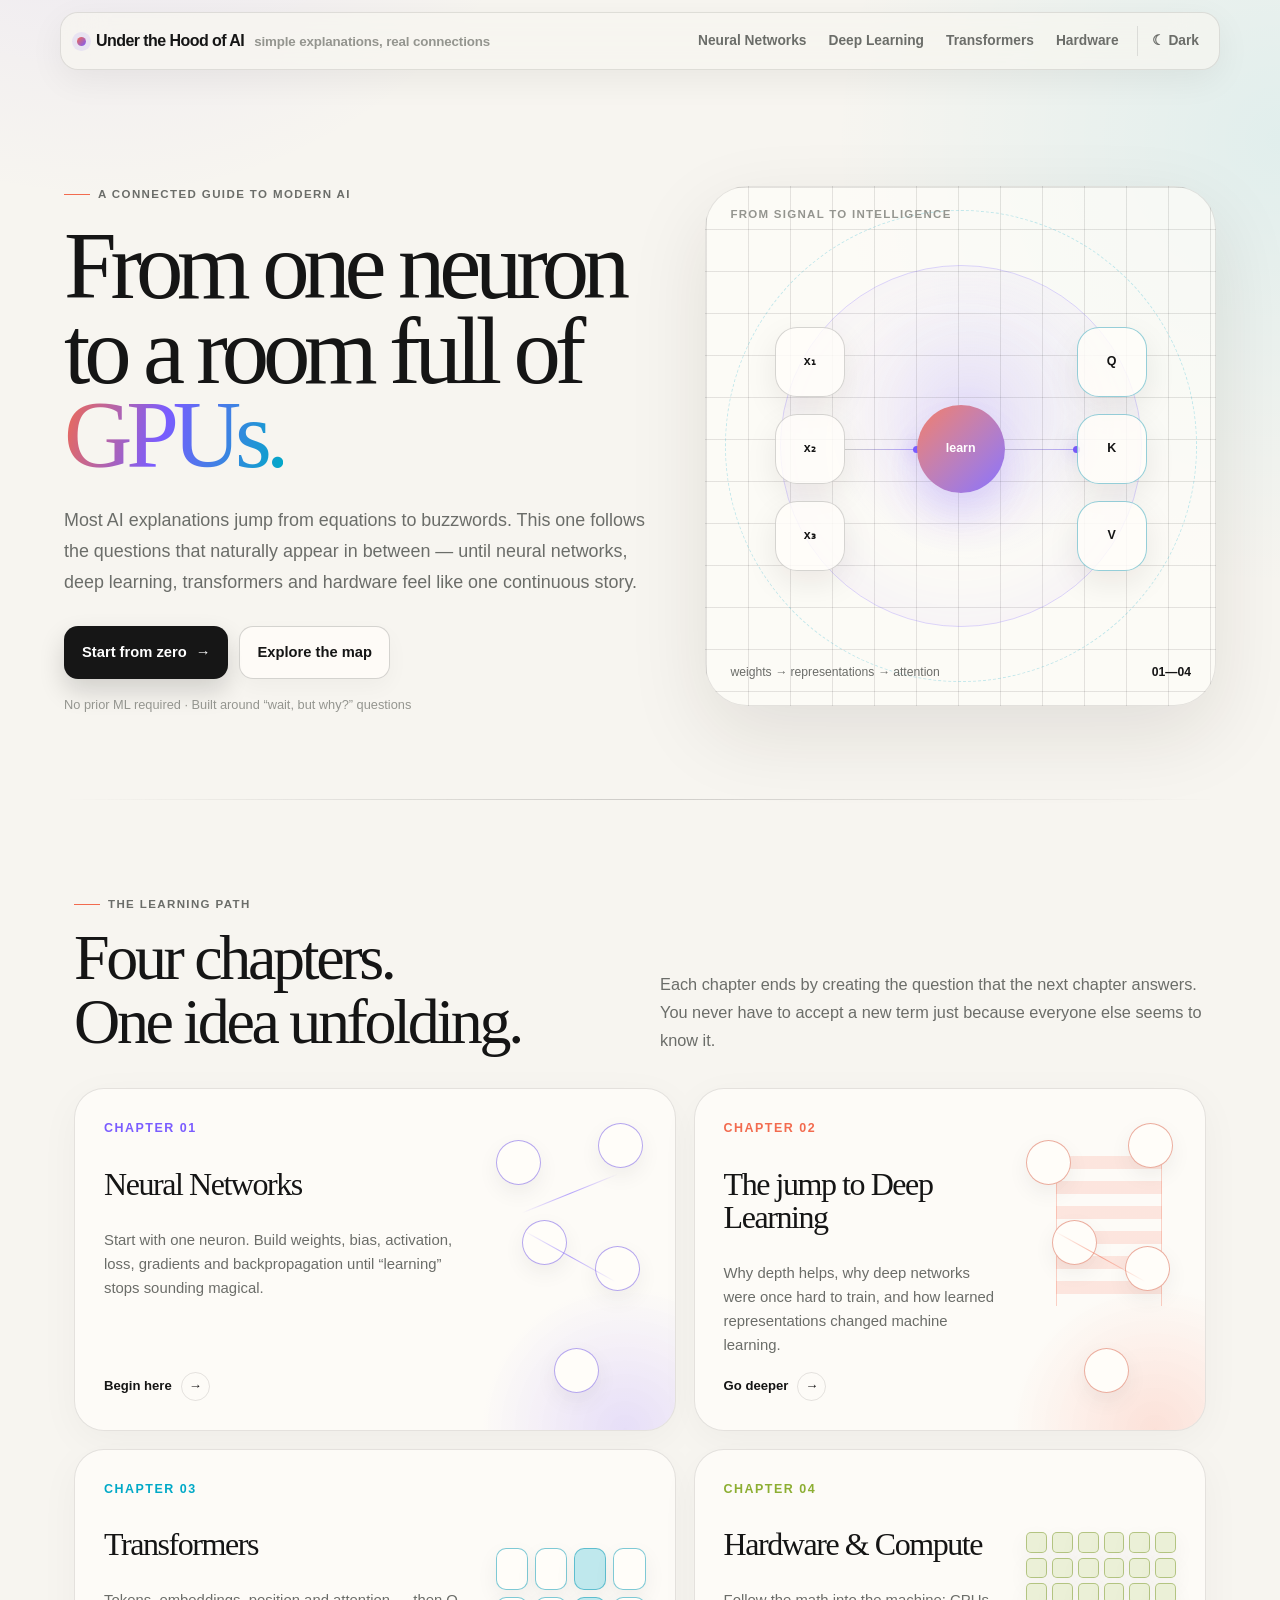
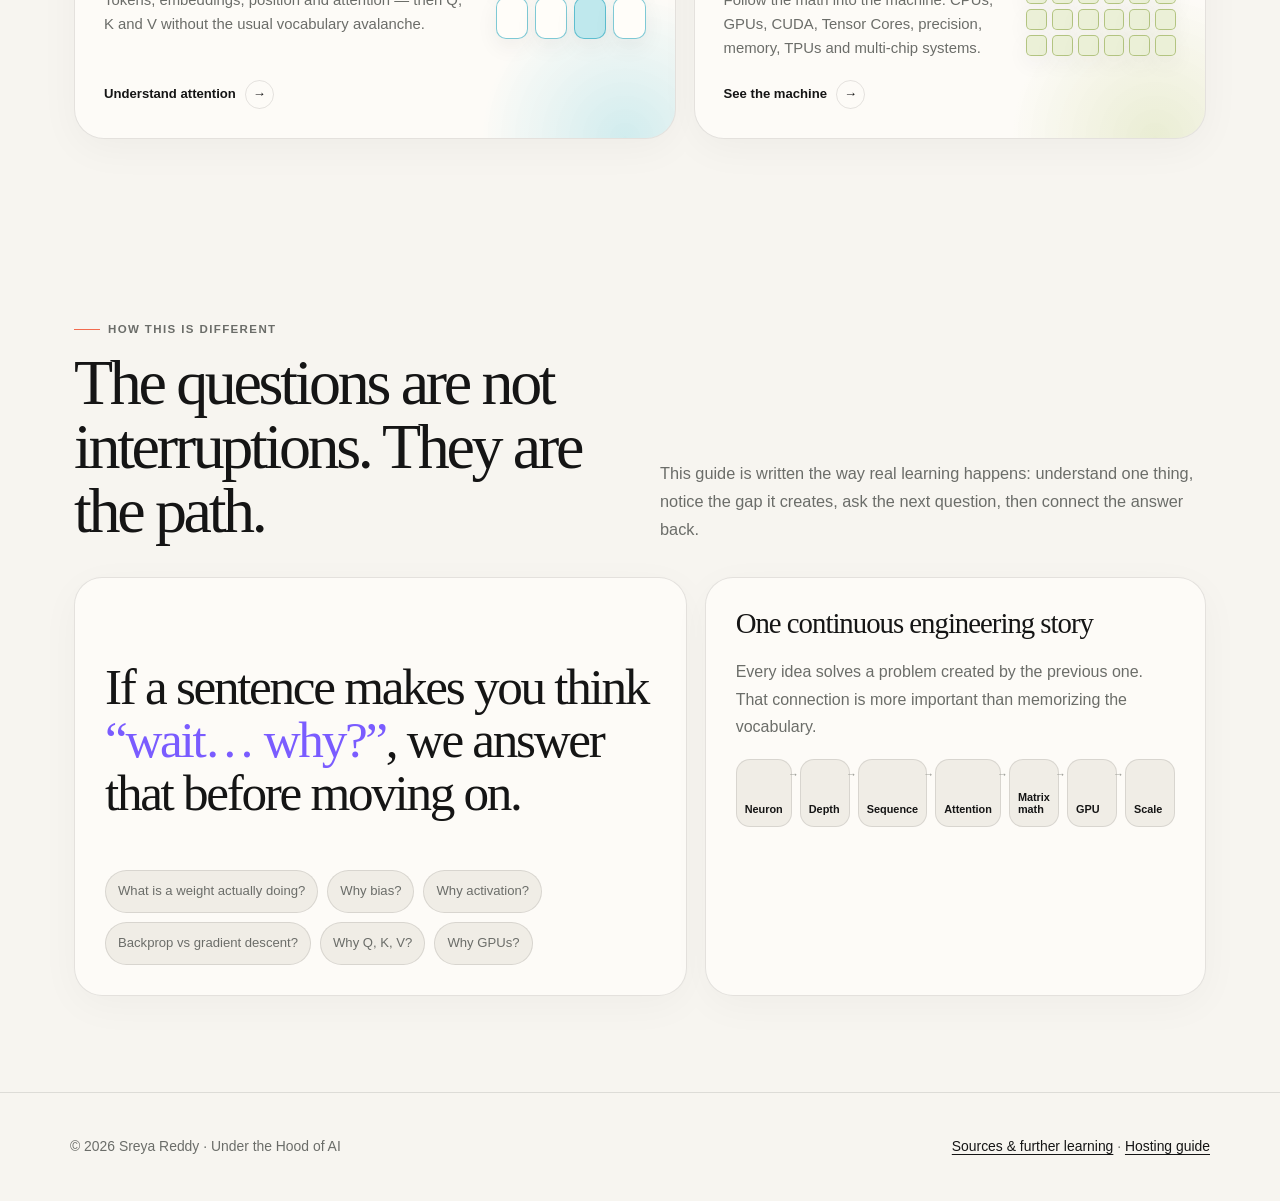
<file: index.html>
<!doctype html>
<html lang="en">
<head>
  <meta charset="utf-8">
  <meta name="viewport" content="width=device-width, initial-scale=1">
  <meta name="description" content="A visual, beginner-friendly journey from one neuron to the hardware behind modern AI.">
  <meta name="theme-color" content="#f7f5f0">
  <meta property="og:title" content="Under the Hood of AI — Neural Networks to Hardware">
  <meta property="og:description" content="One connected explanation: neurons → deep learning → transformers → GPUs.">
  <meta property="og:type" content="article">
  <title>Under the Hood of AI — Neural Networks to Hardware</title>
  <link rel="icon" href="favicon.svg" type="image/svg+xml">
  <style>
:root {
  --bg: #f7f5f0;
  --bg-deep: #efebe3;
  --surface: rgba(255,255,255,.72);
  --surface-solid: #fffdf9;
  --surface-2: #f0ede6;
  --text: #151515;
  --muted: #6b6d69;
  --faint: #94958f;
  --line: rgba(22,22,22,.11);
  --line-strong: rgba(22,22,22,.18);
  --accent: #635bff;
  --violet: #7a5cff;
  --cyan: #00a9c7;
  --coral: #f26b4f;
  --lime: #8cae32;
  --code: #111217;
  --code-text: #f5f7fb;
  --shadow: 0 28px 80px rgba(35,31,24,.10);
  --shadow-soft: 0 16px 50px rgba(35,31,24,.07);
  --radius-xl: 34px;
  --radius-lg: 26px;
  --radius-md: 18px;
  --content: 760px;
  --display: "Iowan Old Style", "Palatino Linotype", Palatino, Georgia, serif;
  --sans: Inter, ui-sans-serif, -apple-system, BlinkMacSystemFont, "Segoe UI", sans-serif;
}

[data-theme="dark"] {
  --bg: #0b0d10;
  --bg-deep: #07090b;
  --surface: rgba(20,23,28,.76);
  --surface-solid: #12151a;
  --surface-2: #171b20;
  --text: #f4f2ed;
  --muted: #a6a8aa;
  --faint: #74777b;
  --line: rgba(255,255,255,.10);
  --line-strong: rgba(255,255,255,.17);
  --accent: #8e86ff;
  --violet: #a18bff;
  --cyan: #36c7dc;
  --coral: #ff826a;
  --lime: #b2cf5b;
  --code: #07090c;
  --code-text: #f4f6fa;
  --shadow: 0 28px 90px rgba(0,0,0,.38);
  --shadow-soft: 0 18px 55px rgba(0,0,0,.24);
}

* { box-sizing: border-box; }
html { scroll-behavior: smooth; }
body {
  margin: 0;
  min-height: 100vh;
  font-family: var(--sans);
  color: var(--text);
  background:
    radial-gradient(circle at 8% -10%, color-mix(in srgb,var(--violet) 12%,transparent), transparent 30rem),
    radial-gradient(circle at 100% 5%, color-mix(in srgb,var(--cyan) 9%,transparent), transparent 28rem),
    var(--bg);
  line-height: 1.72;
  -webkit-font-smoothing: antialiased;
  text-rendering: optimizeLegibility;
}
body::before {
  content:"";
  pointer-events:none;
  position:fixed;
  inset:0;
  z-index:-1;
  opacity:.38;
  background-image: radial-gradient(color-mix(in srgb,var(--text) 9%,transparent) .55px, transparent .55px);
  background-size: 8px 8px;
  mask-image: linear-gradient(to bottom, #000, transparent 70%);
}
[data-theme="dark"] body::before { opacity:.18; }
::selection { background: color-mix(in srgb,var(--violet) 30%,transparent); }
body[data-page="chapter-1"] { --page-accent: var(--violet); }
body[data-page="chapter-2"] { --page-accent: var(--coral); }
body[data-page="chapter-3"] { --page-accent: var(--cyan); }
body[data-page="chapter-4"] { --page-accent: var(--lime); }
a { color: inherit; }
button, a { -webkit-tap-highlight-color: transparent; }

.progress-bar {
  position: fixed; inset: 0 auto auto 0; width:0; height:2px; z-index:1000;
  background: linear-gradient(90deg,var(--coral),var(--violet),var(--cyan));
  box-shadow: 0 0 16px color-mix(in srgb,var(--violet) 45%,transparent);
}

/* Floating editorial navigation */
.site-header {
  position:sticky; top:0; z-index:100;
  padding:12px 16px 0;
  pointer-events:none;
}
.nav-wrap {
  pointer-events:auto;
  max-width:1160px; margin:auto;
  min-height:58px; padding:8px 10px 8px 16px;
  display:flex; align-items:center; gap:14px;
  border:1px solid var(--line);
  border-radius:18px;
  background: color-mix(in srgb,var(--bg) 72%,transparent);
  backdrop-filter: blur(22px) saturate(1.25);
  box-shadow: 0 10px 35px rgba(20,18,15,.06);
}
.brand {
  display:flex; align-items:baseline; gap:10px;
  text-decoration:none; white-space:nowrap;
  font-size:1rem; font-weight:850; letter-spacing:-.035em;
}
.brand::before {
  content:""; width:9px; height:9px; border-radius:50%; flex:none;
  background:linear-gradient(135deg,var(--coral),var(--violet));
  box-shadow: 0 0 0 5px color-mix(in srgb,var(--violet) 11%,transparent);
}
.brand small { color:var(--faint); font-weight:650; letter-spacing:-.01em; }
.nav-links { margin-left:auto; display:flex; align-items:center; gap:2px; }
.nav-links a, .theme-btn {
  text-decoration:none; color:var(--muted); border:0; background:transparent;
  padding:8px 10px; border-radius:10px; font:650 .86rem/1 var(--sans); cursor:pointer;
  transition:.2s ease;
}
.nav-links a:hover, .theme-btn:hover, .nav-links a.current { color:var(--text); background:color-mix(in srgb,var(--text) 6%,transparent); }
.nav-links a.current { box-shadow:inset 0 0 0 1px var(--line); }
.theme-btn { border-left:1px solid var(--line); border-radius:0 10px 10px 0; margin-left:6px; padding-left:14px; }
.menu-btn { display:none; margin-left:auto; border:1px solid var(--line); background:var(--surface); color:var(--text); border-radius:11px; padding:8px 10px; }

/* Home hero */
.hero {
  position:relative;
  max-width:1200px; min-height:730px; margin:0 auto;
  padding:92px 24px 70px;
  display:grid; grid-template-columns:1.08fr .92fr; gap:42px; align-items:center;
}
.hero::after {
  content:""; position:absolute; left:24px; right:24px; bottom:0; height:1px;
  background:linear-gradient(90deg,transparent,var(--line-strong),transparent);
}
.hero-copy { position:relative; z-index:2; max-width:720px; }
.eyebrow {
  display:inline-flex; align-items:center; gap:8px;
  color:var(--muted); font-weight:800; letter-spacing:.12em; text-transform:uppercase; font-size:.72rem;
}
.eyebrow::before { content:""; width:26px; height:1px; background:var(--coral); }
.hero h1 {
  font-family:var(--display); font-weight:500;
  font-size:clamp(4rem,7.4vw,7rem); line-height:.89; letter-spacing:-.065em;
  margin:20px 0 28px;
  max-width:820px;
}
.hero h1 .gradient-word {
  display:inline-block;
  background:linear-gradient(105deg,var(--coral),var(--violet) 45%,var(--cyan));
  -webkit-background-clip:text; background-clip:text; color:transparent;
}
.hero .hero-lede { color:var(--muted); font-size:1.12rem; line-height:1.72; max-width:650px; }
.hero-actions { display:flex; flex-wrap:wrap; align-items:center; gap:11px; margin-top:28px; }
.button {
  display:inline-flex; align-items:center; justify-content:center; gap:9px;
  padding:13px 17px; min-height:48px;
  border-radius:14px; border:1px solid var(--line-strong);
  background:color-mix(in srgb,var(--surface-solid) 80%,transparent);
  text-decoration:none; font-weight:780; font-size:.92rem;
  box-shadow:0 8px 22px rgba(18,17,14,.035);
  transition:transform .22s ease, box-shadow .22s ease, border-color .22s ease;
}
.button.primary { color:#fff; border-color:transparent; background:#161616; box-shadow:0 12px 26px rgba(10,10,10,.16); }
[data-theme="dark"] .button.primary { color:#0c0e10; background:#f5f2ea; }
.button:hover { transform:translateY(-2px); box-shadow:var(--shadow-soft); border-color:color-mix(in srgb,var(--violet) 35%,var(--line)); }
.hero-note { color:var(--faint); font-size:.8rem; margin-top:15px; }

/* Hero visual: pure CSS neural constellation */
.hero-visual {
  position:relative; height:520px; min-width:0;
  border-radius:42px;
  background:
    linear-gradient(var(--line) 1px,transparent 1px),
    linear-gradient(90deg,var(--line) 1px,transparent 1px),
    radial-gradient(circle at 52% 44%, color-mix(in srgb,var(--violet) 18%,transparent),transparent 37%),
    color-mix(in srgb,var(--surface-solid) 66%,transparent);
  background-size:42px 42px,42px 42px,auto,auto;
  border:1px solid var(--line);
  overflow:hidden;
  box-shadow:var(--shadow);
  isolation:isolate;
}
.hero-visual::before {
  content:""; position:absolute; width:360px; height:360px; border-radius:50%;
  left:50%; top:50%; transform:translate(-50%,-50%);
  border:1px solid color-mix(in srgb,var(--violet) 25%,transparent);
  box-shadow: inset 0 0 80px color-mix(in srgb,var(--violet) 8%,transparent);
}
.hero-visual::after {
  content:""; position:absolute; width:470px; height:470px; border-radius:50%;
  left:50%; top:50%; transform:translate(-50%,-50%);
  border:1px dashed color-mix(in srgb,var(--cyan) 23%,transparent);
  animation: spin 32s linear infinite;
}
@keyframes spin { to { transform:translate(-50%,-50%) rotate(360deg); } }
.visual-label {
  position:absolute; left:24px; top:22px; z-index:4;
  font:750 .72rem/1 var(--sans); letter-spacing:.11em; text-transform:uppercase; color:var(--faint);
}
.visual-stage {
  position:absolute; inset:78px 52px 72px; display:flex; align-items:center; justify-content:center;
}
.v-line { height:1px; flex:1; max-width:72px; background:linear-gradient(90deg,var(--line-strong),color-mix(in srgb,var(--violet) 55%,transparent)); position:relative; }
.v-line::after { content:""; position:absolute; right:-3px; top:-3px; width:7px; height:7px; border-radius:50%; background:var(--violet); box-shadow:0 0 18px var(--violet); }
.v-stack { display:grid; gap:17px; position:relative; z-index:2; }
.v-node {
  width:70px; height:70px; border-radius:22px; display:grid; place-items:center;
  border:1px solid var(--line-strong); background:color-mix(in srgb,var(--surface-solid) 82%,transparent);
  box-shadow:0 12px 32px rgba(20,18,15,.08); font-weight:850; font-size:.78rem;
}
.v-stack.center .v-node { width:88px; height:88px; border-radius:50%; background:linear-gradient(135deg,color-mix(in srgb,var(--coral) 88%,#fff),color-mix(in srgb,var(--violet) 88%,#fff)); color:white; border:0; box-shadow:0 20px 42px color-mix(in srgb,var(--violet) 22%,transparent); }
.v-stack.out .v-node { border-color:color-mix(in srgb,var(--cyan) 35%,var(--line)); }
.hero-visual .mini-caption {
  position:absolute; left:24px; right:24px; bottom:22px; z-index:4;
  display:flex; align-items:center; justify-content:space-between; gap:16px;
  color:var(--muted); font-size:.76rem;
}
.mini-caption span:last-child { color:var(--text); font-weight:750; }

.section { max-width:1180px; margin:auto; padding:86px 24px; }
.section-header { display:grid; grid-template-columns:1fr 1fr; gap:40px; align-items:end; margin-bottom:34px; }
.section h2 {
  font-family:var(--display); font-weight:500;
  font-size:clamp(2.7rem,5vw,4.8rem); line-height:1; letter-spacing:-.052em; margin:12px 0 0;
}
.section-lede { color:var(--muted); max-width:700px; font-size:1.02rem; margin:0; }

/* Bento chapter cards */
.chapter-grid { display:grid; grid-template-columns:1.08fr .92fr; gap:18px; margin-top:34px; }
.chapter-card {
  --card-accent: var(--violet);
  position:relative; display:grid; grid-template-columns:1fr 150px; gap:20px;
  min-height:310px; overflow:hidden;
  text-decoration:none; padding:29px;
  border:1px solid var(--line); border-radius:30px;
  background:color-mix(in srgb,var(--surface-solid) 77%,transparent);
  box-shadow:0 10px 40px rgba(28,25,20,.04);
  transition:transform .28s cubic-bezier(.2,.8,.2,1), box-shadow .28s ease, border-color .28s ease;
}
.chapter-card:nth-child(2){ --card-accent:var(--coral); }
.chapter-card:nth-child(3){ --card-accent:var(--cyan); }
.chapter-card:nth-child(4){ --card-accent:var(--lime); }
.chapter-card:nth-child(3), .chapter-card:nth-child(4) { min-height:290px; }
.chapter-card::before {
  content:""; position:absolute; inset:auto -100px -150px auto; width:300px; height:300px; border-radius:50%;
  background:radial-gradient(circle,color-mix(in srgb,var(--card-accent) 18%,transparent),transparent 68%);
}
.chapter-card:hover { transform:translateY(-5px); border-color:color-mix(in srgb,var(--card-accent) 40%,var(--line)); box-shadow:var(--shadow); }
.chapter-content { position:relative; z-index:2; display:flex; flex-direction:column; }
.chapter-no { color:var(--card-accent); font-weight:900; font-size:.78rem; letter-spacing:.12em; text-transform:uppercase; }
.chapter-card h3 { font-family:var(--display); font-weight:520; font-size:2rem; line-height:1.03; letter-spacing:-.045em; margin:28px 0 12px; max-width:410px; }
.chapter-card p { color:var(--muted); font-size:.93rem; line-height:1.62; max-width:440px; }
.card-foot { margin-top:auto; display:flex; align-items:center; gap:9px; font-size:.82rem; font-weight:750; }
.card-foot i { width:29px; height:29px; border:1px solid var(--line); border-radius:50%; display:grid; place-items:center; font-style:normal; transition:.2s ease; }
.chapter-card:hover .card-foot i { transform:translateX(3px); border-color:var(--card-accent); color:var(--card-accent); }
.chapter-art { position:relative; min-height:220px; align-self:stretch; }
.chapter-art .art-node { position:absolute; width:45px; height:45px; border:1px solid color-mix(in srgb,var(--card-accent) 45%,var(--line)); border-radius:50%; background:var(--surface-solid); box-shadow:0 8px 22px rgba(20,18,15,.06); }
.chapter-art .art-node:nth-child(1){left:0;top:22px}.chapter-art .art-node:nth-child(2){right:3px;top:5px}.chapter-art .art-node:nth-child(3){left:26px;top:102px}.chapter-art .art-node:nth-child(4){right:6px;top:128px}.chapter-art .art-node:nth-child(5){left:58px;bottom:8px}
.chapter-art::before,.chapter-art::after{content:"";position:absolute;left:22px;right:24px;height:1px;top:75px;background:linear-gradient(90deg,transparent,color-mix(in srgb,var(--card-accent) 55%,transparent),transparent);transform:rotate(-22deg);transform-origin:center}.chapter-art::after{top:138px;transform:rotate(29deg)}
.chapter-card:nth-child(2) .chapter-art::before{left:30px;right:14px;top:38px;height:150px;border-left:1px solid color-mix(in srgb,var(--card-accent) 30%,transparent);border-right:1px solid color-mix(in srgb,var(--card-accent) 30%,transparent);background:repeating-linear-gradient(to bottom,color-mix(in srgb,var(--card-accent) 15%,transparent) 0 13px,transparent 13px 25px);transform:none}
.chapter-card:nth-child(3) .chapter-art{display:grid;grid-template-columns:repeat(4,1fr);gap:7px;align-content:center}.chapter-card:nth-child(3) .chapter-art .art-node{position:static;width:auto;height:42px;border-radius:10px}.chapter-card:nth-child(3) .chapter-art .art-node:nth-child(3),.chapter-card:nth-child(3) .chapter-art .art-node:nth-child(7){background:color-mix(in srgb,var(--card-accent) 25%,var(--surface-solid))}.chapter-card:nth-child(3) .chapter-art::before,.chapter-card:nth-child(3) .chapter-art::after{display:none}
.chapter-card:nth-child(4) .chapter-art{display:grid;grid-template-columns:repeat(6,1fr);gap:5px;align-content:center}.chapter-card:nth-child(4) .chapter-art .art-node{position:static;width:auto;height:auto;aspect-ratio:1;border-radius:5px;background:color-mix(in srgb,var(--card-accent) 17%,var(--surface-solid))}.chapter-card:nth-child(4) .chapter-art::before,.chapter-card:nth-child(4) .chapter-art::after{display:none}

/* Philosophy / explainer section */
.promise { display:grid; grid-template-columns:1.1fr .9fr; gap:18px; margin-top:32px; }
.panel {
  position:relative; overflow:hidden;
  background:color-mix(in srgb,var(--surface-solid) 76%,transparent);
  border:1px solid var(--line); border-radius:28px; padding:30px;
  box-shadow:0 10px 40px rgba(25,22,18,.035);
}
.panel h3 { font-family:var(--display); font-weight:530; font-size:1.8rem; line-height:1.1; letter-spacing:-.035em; margin:0 0 18px; }
.panel h2 { font-family:var(--display); font-size:2rem; }
.panel p, .panel li { color:var(--muted); }
.panel ul { padding-left:18px; }
.panel li { margin:9px 0; }
.question-cloud { display:flex; flex-wrap:wrap; gap:9px; margin-top:22px; }
.question-chip { padding:9px 12px; border-radius:999px; background:var(--surface-2); border:1px solid var(--line); font-size:.82rem; color:var(--muted); }
.big-quote { font-family:var(--display); font-size:clamp(2rem,4vw,3.5rem); line-height:1.04; letter-spacing:-.045em; color:var(--text)!important; max-width:620px; }
.big-quote em { color:var(--violet); font-style:normal; }
.story-strip { margin-top:18px; display:grid; grid-template-columns:repeat(7,1fr); gap:8px; }
.story-strip span { position:relative; min-height:68px; padding:10px 8px; border:1px solid var(--line); border-radius:14px; background:var(--surface-2); display:flex; align-items:end; font-size:.68rem; font-weight:800; line-height:1.15; }
.story-strip span:not(:last-child)::after { content:"→"; position:absolute; right:-8px; top:8px; z-index:2; color:var(--faint); }

/* Article shell */
.article-shell {
  max-width:1180px; margin:0 auto; padding:60px 24px 110px;
  display:grid; grid-template-columns:220px minmax(0,var(--content)); gap:68px; justify-content:center;
}
.toc {
  position:sticky; top:94px; align-self:start; max-height:calc(100vh - 116px); overflow:auto;
  padding:18px 14px 18px 0; font-size:.83rem;
}
.toc strong { display:flex; align-items:center; gap:8px; margin:0 0 14px; color:var(--text); font-size:.76rem; letter-spacing:.1em; text-transform:uppercase; }
.toc strong::before{content:"";width:18px;height:1px;background:var(--coral)}
.toc a { display:block; text-decoration:none; color:var(--faint); padding:6px 0 6px 12px; border-left:1px solid var(--line); line-height:1.35; transition:.18s ease; }
.toc a:hover,.toc a.active { color:var(--text); border-left:2px solid var(--page-accent,var(--violet)); transform:translateX(2px); }
.article { min-width:0; }
.article-head {
  --page-accent:var(--violet);
  position:relative; isolation:isolate; overflow:hidden;
  padding:52px 46px 44px; margin-bottom:50px;
  border:1px solid var(--line); border-radius:32px;
  background:
    radial-gradient(circle at 88% 18%,color-mix(in srgb,var(--page-accent) 22%,transparent),transparent 17rem),
    color-mix(in srgb,var(--surface-solid) 76%,transparent);
  box-shadow:var(--shadow-soft);
}
body[data-page="chapter-2"] .article-head{--page-accent:var(--coral)}
body[data-page="chapter-3"] .article-head{--page-accent:var(--cyan)}
body[data-page="chapter-4"] .article-head{--page-accent:var(--lime)}
.article-head::after {
  content:""; position:absolute; z-index:-1; width:260px; height:260px; right:-82px; bottom:-150px; border-radius:50%;
  border:1px solid color-mix(in srgb,var(--page-accent) 35%,transparent);
  box-shadow:0 0 0 32px color-mix(in srgb,var(--page-accent) 5%,transparent),0 0 0 70px color-mix(in srgb,var(--page-accent) 3%,transparent);
}
.article-head .kicker { color:var(--page-accent); font-weight:900; font-size:.77rem; letter-spacing:.12em; text-transform:uppercase; }
.article-head h1 {
  font-family:var(--display); font-weight:520;
  font-size:clamp(3.2rem,6vw,5.8rem); line-height:.92; letter-spacing:-.06em; margin:18px 0 24px; max-width:760px;
}
.article-head p { color:var(--muted); font-size:1.1rem; line-height:1.7; max-width:680px; }
.article-meta { display:flex; flex-wrap:wrap; gap:8px; margin-top:24px; }
.article-meta span { color:var(--muted); font-size:.76rem; font-weight:720; padding:7px 10px; border:1px solid var(--line); border-radius:999px; background:color-mix(in srgb,var(--surface-solid) 55%,transparent); }
.article .lead { font-family:var(--display); font-size:1.42rem; line-height:1.55; letter-spacing:-.018em; color:color-mix(in srgb,var(--text) 86%,var(--muted)); }
.article h2 {
  position:relative; font-family:var(--display); font-weight:540;
  font-size:2.35rem; line-height:1.08; letter-spacing:-.045em; margin:78px 0 18px; scroll-margin-top:105px;
}
.article h2::before { content:""; position:absolute; left:-24px; top:.18em; width:3px; height:.95em; border-radius:3px; background:var(--page-accent,var(--violet)); opacity:.8; }
.article h3 { font-size:1.35rem; letter-spacing:-.025em; margin-top:40px; scroll-margin-top:105px; }
.article p { font-size:1.04rem; color:color-mix(in srgb,var(--text) 88%,var(--muted)); }
.question {
  position:relative; margin:34px 0 12px; padding:20px 22px 20px 54px;
  border:1px solid color-mix(in srgb,var(--page-accent,var(--violet)) 27%,var(--line)); border-radius:18px;
  background:color-mix(in srgb,var(--page-accent,var(--violet)) 5%,var(--surface-solid));
  font-family:var(--display); font-size:1.25rem; font-weight:650; line-height:1.45; letter-spacing:-.018em;
}
.question::before { content:"?"; position:absolute; left:18px; top:17px; width:25px; height:25px; border-radius:50%; display:grid; place-items:center; background:var(--page-accent,var(--violet)); color:#fff; font:850 .78rem/1 var(--sans); }
.answer { color:var(--muted)!important; border-left:1px solid var(--line-strong); padding-left:18px; margin-left:12px; }
.callout { background:var(--surface-2); border:1px solid var(--line); border-radius:18px; padding:20px 22px; margin:30px 0; }
.callout strong { color:var(--page-accent,var(--violet)); }
.simple { background:color-mix(in srgb,var(--page-accent,var(--violet)) 6%,var(--surface-solid)); border-color:color-mix(in srgb,var(--page-accent,var(--violet)) 23%,var(--line)); }
.code,pre { position:relative; background:var(--code); color:var(--code-text); border-radius:18px; padding:21px 22px; overflow:auto; font-family:"SFMono-Regular",Consolas,"Liberation Mono",monospace; font-size:.9rem; line-height:1.65; box-shadow:inset 0 1px rgba(255,255,255,.05); }
pre::before { content:""; display:block; width:7px; height:7px; border-radius:50%; background:#ff6b5f; box-shadow:12px 0 #f2bf55,24px 0 #62c554; margin-bottom:18px; opacity:.85; }
code:not(pre code) { background:var(--surface-2); padding:.14em .38em; border:1px solid var(--line); border-radius:6px; font-size:.88em; }
.math {
  text-align:center; font-family:var(--display); font-style:italic; font-size:1.35rem;
  padding:23px; margin:28px 0; border:1px solid var(--line); border-radius:18px;
  background:linear-gradient(135deg,color-mix(in srgb,var(--surface-solid) 82%,transparent),color-mix(in srgb,var(--page-accent,var(--violet)) 5%,var(--surface-solid)));
  box-shadow:0 8px 30px rgba(25,22,18,.035);
}
.diagram { position:relative; margin:34px 0; padding:25px; overflow:auto; border:1px solid var(--line); border-radius:24px; background:color-mix(in srgb,var(--surface-solid) 78%,transparent); box-shadow:0 12px 40px rgba(25,22,18,.045); }
.diagram::after{content:"visual model";position:absolute;right:15px;top:13px;color:var(--faint);font-size:.62rem;letter-spacing:.12em;text-transform:uppercase;font-weight:800}
.diagram-title { font-family:var(--display); font-weight:650; margin-bottom:20px; font-size:1.14rem; }
.node-row { display:flex; align-items:center; justify-content:center; gap:16px; min-width:520px; }
.node-col { display:grid; gap:10px; }
.node { width:56px; height:56px; border-radius:50%; border:1px solid color-mix(in srgb,var(--page-accent,var(--violet)) 50%,var(--line)); display:grid; place-items:center; background:var(--surface-solid); font-weight:800; box-shadow:0 7px 22px rgba(20,18,15,.06); }
.arrow-line { color:var(--faint); font-size:1.2rem; }
.matrix { display:grid; grid-template-columns:repeat(4,48px); gap:5px; justify-content:center; }
.cell { height:48px; border-radius:9px; background:color-mix(in srgb,var(--page-accent,var(--violet)) 11%,var(--surface-2)); display:grid; place-items:center; font-size:.76rem; }
.cell.hot { background:color-mix(in srgb,var(--page-accent,var(--violet)) 72%,var(--surface)); color:#fff; }
.cpu-gpu { display:grid; grid-template-columns:1fr 1fr; gap:18px; min-width:550px; }
.chip { border:1px solid var(--line); border-radius:17px; padding:18px; background:var(--surface-solid); }
.core-grid { display:grid; gap:5px; margin-top:12px; }.core-grid.cpu{grid-template-columns:repeat(4,1fr)}.core-grid.gpu{grid-template-columns:repeat(12,1fr)}
.core { aspect-ratio:1; border-radius:4px; background:color-mix(in srgb,var(--page-accent,var(--violet)) 30%,var(--surface-2)); }.core.cpu-core{border-radius:9px;background:color-mix(in srgb,var(--cyan) 34%,var(--surface-2))}
.check { margin:38px 0; border:1px solid var(--line); background:color-mix(in srgb,var(--surface-solid) 78%,transparent); border-radius:18px; overflow:hidden; }
.check summary { cursor:pointer; font-weight:820; padding:17px 19px; list-style:none; }.check summary::-webkit-details-marker{display:none}.check summary::before{content:"＋";margin-right:10px;color:var(--page-accent,var(--violet))}.check[open] summary::before{content:"−"}.check p{padding:0 19px 17px;margin:0;color:var(--muted)}
.transition { position:relative; overflow:hidden; margin:68px 0 14px; padding:31px; border-radius:26px; background:linear-gradient(135deg,color-mix(in srgb,var(--page-accent,var(--violet)) 11%,var(--surface-solid)),color-mix(in srgb,var(--cyan) 5%,var(--surface-solid))); border:1px solid color-mix(in srgb,var(--page-accent,var(--violet)) 26%,var(--line)); }
.transition::after{content:"→";position:absolute;right:21px;bottom:-28px;font-family:var(--display);font-size:8rem;line-height:1;color:color-mix(in srgb,var(--page-accent,var(--violet)) 9%,transparent)}
.transition .label { font-size:.7rem; color:var(--page-accent,var(--violet)); font-weight:900; text-transform:uppercase; letter-spacing:.12em; }
.transition h3 { font-family:var(--display); margin:9px 0 10px; font-size:1.75rem; font-weight:570; letter-spacing:-.035em; max-width:610px; }
.chapter-nav { display:grid; grid-template-columns:1fr 1fr; gap:12px; margin-top:60px; }
.chapter-nav a { position:relative; overflow:hidden; text-decoration:none; border:1px solid var(--line); border-radius:18px; padding:20px; background:color-mix(in srgb,var(--surface-solid) 76%,transparent); transition:.22s ease; }
.chapter-nav a:hover { transform:translateY(-2px); border-color:color-mix(in srgb,var(--page-accent,var(--violet)) 35%,var(--line)); box-shadow:var(--shadow-soft); }
.chapter-nav a:last-child{text-align:right}.chapter-nav span{display:block;color:var(--faint);font-size:.75rem;margin-bottom:4px}
.sources { border-top:1px solid var(--line); margin-top:60px; padding-top:30px; }.sources li{margin:10px 0;color:var(--muted)}.sources a{color:var(--text);text-underline-offset:3px}

/* Sources page */
body[data-page="sources"] main.section { max-width:930px!important; }
body[data-page="sources"] main.section>h1 { font-family:var(--display); font-weight:520; letter-spacing:-.055em; }
body[data-page="sources"] .panel { padding:34px; }
body[data-page="sources"] .panel strong { color:var(--violet); }

.site-footer { margin-top:10px; border-top:1px solid var(--line); padding:42px 24px; color:var(--muted); }
.footer-wrap { max-width:1140px; margin:auto; display:flex; justify-content:space-between; gap:30px; font-size:.87rem; }
.footer-wrap strong { color:var(--text); }
.footer-wrap a { color:var(--text); text-underline-offset:3px; }

/* Scroll reveal */
.reveal { opacity:0; transform:translateY(16px); transition:opacity .65s ease,transform .65s cubic-bezier(.2,.8,.2,1); }
.reveal.visible { opacity:1; transform:none; }

@media (max-width: 980px) {
  .hero { grid-template-columns:1fr; min-height:auto; padding-top:70px; }
  .hero-copy { max-width:780px; }
  .hero-visual { height:450px; }
  .chapter-grid { grid-template-columns:1fr; }
  .section-header { grid-template-columns:1fr; gap:18px; }
  .article-shell { grid-template-columns:minmax(0,var(--content)); gap:0; }
  .toc { display:none; }
  .promise { grid-template-columns:1fr; }
}

@media (max-width: 760px) {
  .site-header { padding:8px 10px 0; }
  .nav-wrap { min-height:54px; padding:7px 8px 7px 14px; border-radius:15px; }
  .brand small { display:none; }
  .menu-btn { display:block; }
  .nav-links { display:none; position:absolute; top:68px; left:10px; right:10px; padding:10px; border:1px solid var(--line); border-radius:16px; background:var(--surface-solid); box-shadow:var(--shadow); }
  .nav-links.open { display:grid; }
  .nav-links a,.theme-btn { padding:11px; text-align:left; border-left:0; margin-left:0; border-radius:10px; }
  .hero { padding:72px 18px 54px; gap:34px; }
  .hero h1 { font-size:clamp(3.5rem,17vw,5rem); }
  .hero-visual { height:390px; border-radius:28px; }
  .visual-stage { inset:76px 24px 70px; }.v-node{width:52px;height:52px;border-radius:16px}.v-stack.center .v-node{width:72px;height:72px}.v-line{max-width:36px}
  .section { padding:68px 18px; }
  .chapter-card { grid-template-columns:1fr 100px; min-height:290px; padding:24px; border-radius:24px; }
  .chapter-card h3 { font-size:1.7rem; }
  .chapter-art { min-height:180px; }
  .story-strip { grid-template-columns:1fr 1fr; }.story-strip span:not(:last-child)::after{display:none}
  .article-shell { padding:38px 16px 82px; }
  .article-head { padding:36px 25px 32px; border-radius:25px; }
  .article-head h1 { font-size:clamp(3rem,14vw,4.4rem); }
  .article h2 { font-size:2rem; margin-top:64px; }.article h2::before{left:-12px;width:2px}
  .article .lead { font-size:1.26rem; }
  .question { padding-left:50px; }
  .chapter-nav { grid-template-columns:1fr; }.chapter-nav a:last-child{text-align:left}
  .cpu-gpu { min-width:520px; }
  .footer-wrap { flex-direction:column; }
}

@media (prefers-reduced-motion: reduce) {
  * { scroll-behavior:auto!important; animation:none!important; transition:none!important; }
  .reveal { opacity:1; transform:none; }
}

/* ===== Chapter 1: richer learning components (keeps the base template intact) ===== */
.chapter-map{display:flex;flex-wrap:wrap;align-items:center;gap:8px;margin:34px 0 10px;padding:13px 15px;border:1px solid var(--line);border-radius:999px;background:color-mix(in srgb,var(--surface-solid) 76%,transparent);width:max-content;max-width:100%;font-size:.76rem;font-weight:800;text-transform:uppercase;letter-spacing:.06em;color:var(--muted)}
.chapter-map span{padding:5px 9px;border-radius:999px;background:color-mix(in srgb,var(--violet) 7%,var(--surface-2));color:var(--text)}.chapter-map i{font-style:normal;color:var(--violet)}
.compare-strip{display:grid;grid-template-columns:1fr 1fr;gap:12px;margin:28px 0}.compare-strip>div{padding:20px;border:1px solid var(--line);border-radius:18px;background:color-mix(in srgb,var(--surface-solid) 75%,transparent)}.compare-strip small{display:block;color:var(--faint);font-weight:800;text-transform:uppercase;letter-spacing:.08em;margin-bottom:8px}.compare-strip strong{font-family:var(--display);font-size:1.12rem;font-weight:620}
.term-grid{display:grid;grid-template-columns:repeat(3,1fr);gap:11px;margin:30px 0}.term-card{position:relative;padding:20px 18px 46px;border:1px solid var(--line);border-radius:18px;background:color-mix(in srgb,var(--surface-solid) 78%,transparent);min-height:150px}.term-card b{font-family:var(--display);font-size:1.17rem}.term-card p{font-size:.89rem!important;color:var(--muted)!important;line-height:1.55;margin-bottom:0}.term-card code{position:absolute;bottom:14px;left:18px;color:var(--violet);font-weight:800}
.neuron-flow{display:flex;align-items:center;justify-content:center;gap:23px;min-width:580px;padding:20px 10px}.nf-inputs{display:grid;gap:9px}.nf-inputs span,.nf-core,.nf-out{display:grid;place-items:center;width:64px;height:64px;border:1px solid color-mix(in srgb,var(--violet) 40%,var(--line));border-radius:50%;background:var(--surface-solid);font-weight:850}.nf-core{width:92px;height:92px;background:linear-gradient(135deg,color-mix(in srgb,var(--violet) 16%,var(--surface-solid)),var(--surface-solid));font-family:var(--display);font-size:2rem}.nf-out{border-color:color-mix(in srgb,var(--coral) 48%,var(--line));}.nf-core small,.nf-out small{display:block;font:700 .6rem/1 var(--sans);text-transform:uppercase;letter-spacing:.08em;color:var(--faint);margin-top:-15px}.nf-arrow{text-align:center;color:var(--faint);font-size:.8rem;line-height:1.3}
.equation-breakdown{display:grid;grid-template-columns:repeat(4,1fr);gap:9px;margin:28px 0}.equation-breakdown>div{display:flex;gap:10px;align-items:flex-start;padding:15px;border:1px solid var(--line);border-radius:15px;background:var(--surface-2)}.equation-breakdown span{flex:0 0 25px;height:25px;border-radius:50%;display:grid;place-items:center;background:var(--violet);color:#fff;font-size:.72rem;font-weight:900}.equation-breakdown p{font-size:.84rem!important;margin:2px 0!important;line-height:1.4!important}.plain-list{padding-left:1.2rem;color:var(--muted)}.plain-list li{margin:10px 0;padding-left:5px}.plain-list strong{color:var(--text)}
.playground{margin:42px 0;padding:26px;border:1px solid color-mix(in srgb,var(--violet) 24%,var(--line));border-radius:26px;background:linear-gradient(145deg,color-mix(in srgb,var(--violet) 5%,var(--surface-solid)),color-mix(in srgb,var(--surface-solid) 84%,transparent));box-shadow:0 18px 55px rgba(24,21,18,.055)}.playground-head{display:flex;justify-content:space-between;gap:20px;align-items:flex-start;margin-bottom:12px}.playground-head small{color:var(--violet);font-weight:900;font-size:.67rem;letter-spacing:.12em}.playground-head h3{font-family:var(--display);font-size:1.65rem;font-weight:590;letter-spacing:-.035em;margin:6px 0 0}.playground-intro{font-size:.92rem!important;color:var(--muted)!important;margin:0 0 24px}.live-pill{padding:7px 10px;border:1px solid var(--line);border-radius:999px;font-size:.68rem;font-weight:800;color:var(--muted);white-space:nowrap;background:var(--surface-solid)}
.neuron-lab{display:grid;grid-template-columns:1.1fr .9fr;gap:24px}.control-stack{display:grid;gap:11px}.control-stack label,.activation-controls label,.gd-panel label{font-size:.76rem;font-weight:790;color:var(--muted);display:grid;grid-template-columns:1fr auto;gap:6px 12px}.control-stack output,.activation-controls output,.gd-panel output{font-variant-numeric:tabular-nums;color:var(--text)}input[type="range"]{grid-column:1/-1;width:100%;accent-color:var(--violet)}.neuron-readout{display:flex;flex-direction:column;justify-content:center;border:1px solid var(--line);border-radius:19px;padding:20px;background:color-mix(in srgb,var(--surface-solid) 82%,transparent)}.formula-live{font-family:"SFMono-Regular",Consolas,monospace;font-size:.79rem;color:var(--faint);line-height:1.5;padding-bottom:18px;border-bottom:1px solid var(--line)}.result-stack{display:flex;justify-content:space-between;align-items:end;padding:16px 0;border-bottom:1px solid var(--line)}.result-stack span{font-size:.76rem;color:var(--muted)}.result-stack strong{font-family:var(--display);font-size:2.1rem;font-variant-numeric:tabular-nums}.result-stack.accent strong{color:var(--violet)}.result-arrow{text-align:center;color:var(--faint);font-size:.7rem;padding-top:9px}.neuron-readout p{font-size:.8rem!important;color:var(--muted)!important;margin:13px 0 0}
.function-tabs{display:flex;gap:5px;padding:4px;border:1px solid var(--line);border-radius:999px;background:var(--surface-2)}.act-tab{border:0;background:transparent;color:var(--muted);padding:7px 10px;border-radius:999px;font:750 .72rem var(--sans);cursor:pointer}.act-tab.active{background:var(--surface-solid);color:var(--text);box-shadow:0 3px 10px rgba(0,0,0,.06)}.activation-lab{display:grid;grid-template-columns:1.35fr .65fr;gap:18px}.activation-canvas-wrap{border:1px solid var(--line);border-radius:18px;padding:8px;background:var(--surface-solid);min-width:0}.activation-canvas-wrap canvas{width:100%;height:auto;display:block}.activation-controls{display:flex;flex-direction:column;gap:13px;justify-content:center}.mini-metric{display:flex;justify-content:space-between;align-items:end;padding:12px 0;border-bottom:1px solid var(--line)}.mini-metric span{font-size:.75rem;color:var(--muted)}.mini-metric strong{font-family:var(--display);font-size:1.45rem}.activation-controls p{font-size:.78rem!important;color:var(--muted)!important;line-height:1.5!important}
.network-svg svg{width:100%;min-width:580px;height:auto;display:block}.network-svg .edges line{stroke:color-mix(in srgb,var(--violet) 23%,var(--line));stroke-width:1.5}.svg-nodes circle{fill:var(--surface-solid);stroke:color-mix(in srgb,var(--violet) 55%,var(--line));stroke-width:1.6}.svg-nodes.hidden circle{fill:color-mix(in srgb,var(--violet) 7%,var(--surface-solid))}.svg-nodes.output circle{stroke:color-mix(in srgb,var(--coral) 65%,var(--line));fill:color-mix(in srgb,var(--coral) 7%,var(--surface-solid))}.svg-nodes text{font:800 15px var(--sans);fill:var(--text);text-anchor:middle}.svg-label{font:700 11px var(--sans);fill:var(--faint);text-anchor:middle;text-transform:uppercase}.hierarchy-flow{display:flex;align-items:center;gap:7px;flex-wrap:wrap;margin:24px 0}.hierarchy-flow span{padding:9px 12px;border:1px solid var(--line);border-radius:999px;background:var(--surface-2);font-size:.78rem;font-weight:800}.hierarchy-flow i{font-style:normal;color:var(--violet)}
.loss-scale{display:grid;grid-template-columns:auto 1fr auto;align-items:center;gap:14px;margin:30px 0;padding:17px 19px;border:1px solid var(--line);border-radius:18px;background:var(--surface-2)}.loss-scale>div{height:8px;border-radius:99px;background:linear-gradient(90deg,var(--lime),#e8bc59,var(--coral))}.loss-scale span{font-size:.72rem;color:var(--muted);line-height:1.3}.loss-scale b{color:var(--text)}.loss-scale .bad{text-align:right}
.slope-cards{display:grid;grid-template-columns:repeat(3,1fr);gap:9px;margin:26px 0}.slope-cards>div{padding:16px;border:1px solid var(--line);border-radius:15px;background:var(--surface-2)}.slope-cards b{font-size:.84rem;display:block;margin-bottom:6px}.slope-cards span{font-size:.75rem;color:var(--muted)}
.gd-lab{display:grid;grid-template-columns:1.35fr .65fr;gap:18px}.gd-lab canvas{display:block;width:100%;height:auto;border:1px solid var(--line);border-radius:18px;background:var(--surface-solid)}.gd-panel{display:flex;flex-direction:column;gap:15px;justify-content:center}.metric-row{display:grid;grid-template-columns:repeat(3,1fr);gap:6px}.metric-row>div{padding:10px 8px;border:1px solid var(--line);border-radius:12px;background:var(--surface-2);text-align:center}.metric-row span{display:block;font-size:.62rem;color:var(--faint);text-transform:uppercase;letter-spacing:.06em}.metric-row strong{display:block;margin-top:4px;font-family:var(--display);font-size:1.15rem;font-variant-numeric:tabular-nums}.demo-actions{display:flex;flex-wrap:wrap;gap:7px}.demo-actions button{border:1px solid transparent;background:var(--text);color:var(--surface);border-radius:999px;padding:9px 13px;font:780 .73rem var(--sans);cursor:pointer}.demo-actions .quiet{background:var(--surface-solid);color:var(--text);border-color:var(--line)}.gd-panel p{font-size:.78rem!important;color:var(--muted)!important;margin:0}
.two-col-explain{display:grid;grid-template-columns:1fr 1fr;gap:12px;margin:30px 0}.two-col-explain>div{padding:22px;border:1px solid var(--line);border-radius:18px;background:var(--surface-2)}.two-col-explain small{display:block;font-weight:900;letter-spacing:.09em;color:var(--violet);font-size:.65rem;margin-bottom:8px}.two-col-explain strong{display:block;font-family:var(--display);font-size:1.25rem}.two-col-explain p{font-size:.82rem!important;color:var(--muted)!important;margin-bottom:0}.backprop-flow{margin:30px 0;padding:23px;border:1px solid var(--line);border-radius:20px;background:color-mix(in srgb,var(--surface-solid) 78%,transparent);overflow:auto}.bp-row{display:flex;align-items:center;gap:7px;min-width:600px}.bp-row span{padding:10px 12px;border:1px solid var(--line);border-radius:12px;background:var(--surface-solid);font-size:.76rem;font-weight:800}.bp-row i{font-style:normal;color:var(--violet)}.bp-row.backward{margin-top:23px}.bp-row.backward i{color:var(--coral)}.bp-caption{font-size:.67rem;color:var(--faint);margin-top:7px;text-transform:uppercase;letter-spacing:.07em}
.training-terms{display:flex;align-items:center;gap:9px;flex-wrap:wrap;margin:26px 0}.training-terms>div{padding:13px 15px;border:1px solid var(--line);border-radius:14px;background:var(--surface-2)}.training-terms b{display:block;font-family:var(--display);font-size:1rem}.training-terms span{font-size:.7rem;color:var(--muted)}.training-terms i{font-style:normal;color:var(--violet)}.dataset-split{display:grid;grid-template-columns:70fr 15fr 15fr;gap:7px;margin:28px 0}.dataset-split>div{min-height:100px;padding:15px 12px;border:1px solid var(--line);border-radius:14px;background:linear-gradient(180deg,color-mix(in srgb,var(--violet) 9%,var(--surface-solid)),var(--surface-solid));display:flex;flex-direction:column;justify-content:end}.dataset-split b{font-size:.82rem}.dataset-split span{font-size:.68rem;color:var(--muted);margin-top:4px}
.training-loop{display:grid;grid-template-columns:repeat(3,1fr);gap:10px;margin:30px 0}.training-loop>div{position:relative;padding:19px;border:1px solid var(--line);border-radius:17px;background:color-mix(in srgb,var(--surface-solid) 80%,transparent);min-height:145px}.training-loop span{display:inline-grid;place-items:center;width:28px;height:28px;border-radius:50%;background:color-mix(in srgb,var(--violet) 10%,var(--surface-2));color:var(--violet);font-size:.68rem;font-weight:900}.training-loop b{display:block;font-family:var(--display);font-size:1.08rem;margin-top:18px}.training-loop p{font-size:.77rem!important;color:var(--muted)!important;line-height:1.45!important;margin-bottom:0}.carry-grid{display:grid;grid-template-columns:1fr 1fr;gap:9px;margin:27px 0}.carry-grid>div{display:flex;align-items:center;gap:11px;padding:14px 15px;border:1px solid var(--line);border-radius:14px;background:var(--surface-2)}.carry-grid b{flex:0 0 26px;height:26px;border-radius:50%;display:grid;place-items:center;background:var(--violet);color:#fff;font-size:.7rem}.carry-grid span{font-size:.8rem;line-height:1.4;color:var(--muted)}
@media(max-width:760px){.term-grid{grid-template-columns:1fr 1fr}.equation-breakdown{grid-template-columns:1fr 1fr}.neuron-lab,.activation-lab,.gd-lab,.two-col-explain{grid-template-columns:1fr}.training-loop{grid-template-columns:1fr 1fr}.compare-strip{grid-template-columns:1fr}.slope-cards{grid-template-columns:1fr}.dataset-split{grid-template-columns:1fr}.dataset-split>div{min-height:75px}.chapter-map{border-radius:18px}.function-tabs{align-self:flex-start}}
@media(max-width:480px){.term-grid,.training-loop,.carry-grid{grid-template-columns:1fr}.equation-breakdown{grid-template-columns:1fr}.metric-row{grid-template-columns:1fr 1fr 1fr}.playground{padding:19px}.playground-head{display:block}.live-pill,.function-tabs{margin-top:12px;width:max-content;max-width:100%}}

/* ===== Chapter 2: transition to deep learning ===== */
body[data-page="chapter-2"] .playground{border-color:color-mix(in srgb,var(--coral) 27%,var(--line));background:linear-gradient(145deg,color-mix(in srgb,var(--coral) 5%,var(--surface-solid)),color-mix(in srgb,var(--surface-solid) 85%,transparent))}
body[data-page="chapter-2"] .playground-head small,body[data-page="chapter-2"] .hierarchy-flow i,body[data-page="chapter-2"] .chapter-map i{color:var(--coral)}
body[data-page="chapter-2"] .chapter-map span{background:color-mix(in srgb,var(--coral) 7%,var(--surface-2))}
body[data-page="chapter-2"] input[type="range"]{accent-color:var(--coral)}
body[data-page="chapter-2"] .two-col-explain small{color:var(--coral)}
.chapter-two-head::before{content:"02";position:absolute;right:38px;top:20px;font-family:var(--display);font-size:clamp(5rem,13vw,9rem);font-weight:650;line-height:1;color:color-mix(in srgb,var(--coral) 7%,transparent);pointer-events:none}
.compact-loop{grid-template-columns:repeat(5,1fr)}.compact-loop>div{min-height:132px}.depth-compare p,.feature-compare p{font-size:.8rem!important;color:var(--muted)!important;line-height:1.5;margin:10px 0 0}.depth-hierarchy span{background:color-mix(in srgb,var(--coral) 5%,var(--surface-2))}
.depth-lab{display:grid;grid-template-columns:1.15fr .85fr;gap:18px}.depth-stage{min-height:330px;border:1px solid var(--line);border-radius:20px;background:var(--surface-solid);padding:22px;display:grid;grid-template-rows:1fr auto;gap:20px}.depth-visual{position:relative;min-height:180px;border-radius:15px;overflow:hidden;background:linear-gradient(145deg,color-mix(in srgb,var(--coral) 6%,var(--surface-2)),color-mix(in srgb,var(--violet) 4%,var(--surface-solid)));border:1px solid var(--line)}.pixel-grid{position:absolute;inset:18px;display:grid;grid-template-columns:repeat(8,1fr);grid-template-rows:repeat(6,1fr);gap:3px;transition:filter .35s ease,opacity .35s ease}.pixel-grid i{display:block;border-radius:3px;background:color-mix(in srgb,var(--text) var(--pixel,25%),var(--surface-solid));transition:all .35s ease}.feature-lines{position:absolute;inset:0;pointer-events:none}.feature-lines i{position:absolute;height:3px;border-radius:99px;background:var(--coral);opacity:0;transform:scaleX(.4);transition:.45s ease}.depth-stage[data-level="1"] .pixel-grid{filter:contrast(1.5)}.depth-stage[data-level="2"] .pixel-grid{filter:contrast(1.8) grayscale(.45);opacity:.72}.depth-stage[data-level="3"] .pixel-grid{filter:blur(.4px) contrast(1.6);opacity:.48}.depth-stage[data-level="4"] .pixel-grid,.depth-stage[data-level="5"] .pixel-grid{opacity:.22;filter:blur(1px)}.depth-stage[data-level="2"] .feature-lines i:nth-child(-n+3),.depth-stage[data-level="3"] .feature-lines i:nth-child(-n+5),.depth-stage[data-level="4"] .feature-lines i:nth-child(-n+7),.depth-stage[data-level="5"] .feature-lines i{opacity:.75;transform:scaleX(1)}.feature-lines i:nth-child(1){width:42%;left:12%;top:28%;transform-origin:left;rotate:18deg}.feature-lines i:nth-child(2){width:38%;right:10%;top:31%;rotate:-19deg}.feature-lines i:nth-child(3){width:32%;left:34%;top:51%;rotate:90deg}.feature-lines i:nth-child(4){width:28%;left:19%;top:67%;rotate:-15deg}.feature-lines i:nth-child(5){width:25%;right:19%;top:69%;rotate:17deg}.feature-lines i:nth-child(6){width:15%;left:28%;top:43%;height:15px;border:2px solid var(--coral);background:transparent;border-radius:50%}.feature-lines i:nth-child(7){width:15%;right:28%;top:43%;height:15px;border:2px solid var(--coral);background:transparent;border-radius:50%}.feature-lines i:nth-child(8){width:26%;left:37%;top:74%;height:12px;border-bottom:3px solid var(--coral);background:transparent;border-radius:50%}.depth-copy small{font-size:.64rem;font-weight:900;letter-spacing:.11em;color:var(--coral)}.depth-copy strong{display:block;font-family:var(--display);font-size:1.65rem;margin-top:7px}.depth-copy p{font-size:.82rem!important;color:var(--muted)!important;margin:7px 0 0;line-height:1.5!important}.depth-controls{display:flex;flex-direction:column;justify-content:center;gap:18px}.depth-controls label,.gradient-panel label,.sequence-controls label{font-size:.76rem;font-weight:790;color:var(--muted);display:grid;grid-template-columns:1fr auto;gap:8px 12px}.depth-controls output,.gradient-panel output,.sequence-controls output{font-variant-numeric:tabular-nums;color:var(--text)}.depth-controls input,.gradient-panel input,.sequence-controls input{grid-column:1/-1;width:100%}.depth-controls p,.gradient-panel p,.sequence-controls p{font-size:.78rem!important;color:var(--muted)!important;line-height:1.5!important;margin:0}.depth-steps{display:grid;grid-template-columns:repeat(6,1fr);gap:5px}.depth-steps i{height:7px;border-radius:99px;background:var(--line);transition:.25s ease}.depth-steps i.on{background:var(--coral)}
.grad-presets button{border:0;background:transparent;color:var(--muted);padding:7px 10px;border-radius:999px;font:750 .72rem var(--sans);cursor:pointer}.grad-presets button.active{background:var(--surface-solid);color:var(--text);box-shadow:0 3px 10px rgba(0,0,0,.06)}.gradient-flow-lab{display:grid;grid-template-columns:1.35fr .65fr;gap:18px}.gradient-chain{min-height:310px;padding:18px;border:1px solid var(--line);border-radius:19px;background:var(--surface-solid);display:flex;align-items:flex-end;gap:7px;overflow:hidden}.grad-column{flex:1;min-width:10px;display:flex;flex-direction:column;align-items:center;justify-content:flex-end;gap:7px;height:265px}.grad-column .bar{width:100%;max-width:34px;border-radius:7px 7px 3px 3px;background:linear-gradient(180deg,var(--coral),color-mix(in srgb,var(--coral) 55%,var(--violet)));min-height:2px;transition:height .28s ease,opacity .28s ease}.grad-column small{font-size:.55rem;color:var(--faint);white-space:nowrap}.gradient-panel{display:flex;flex-direction:column;gap:13px;justify-content:center}.gradient-panel .mini-metric strong{font-size:1.2rem}.fix-grid{grid-template-columns:repeat(3,1fr)}.fix-grid .term-card{min-height:172px}.fix-grid .term-card code{color:var(--coral)}
.residual-diagram{position:relative;display:grid;grid-template-columns:80px 1fr 42px 130px;gap:13px;align-items:center;margin:34px 0;padding:27px;border:1px solid var(--line);border-radius:21px;background:var(--surface-2);overflow:hidden}.res-node,.res-main,.res-plus{position:relative;z-index:2}.res-node{display:grid;place-items:center;min-height:70px;border:1px solid var(--line);border-radius:16px;background:var(--surface-solid);font:650 1.35rem var(--display)}.res-node.accent{border-color:color-mix(in srgb,var(--coral) 45%,var(--line));background:color-mix(in srgb,var(--coral) 7%,var(--surface-solid));font-size:1.12rem}.res-main{padding:17px;border:1px solid var(--line);border-radius:16px;background:var(--surface-solid);text-align:center}.res-main span{display:block;font-size:.64rem;color:var(--faint);text-transform:uppercase;letter-spacing:.08em}.res-main strong{display:block;font-family:var(--display);font-size:1.45rem;margin-top:7px}.res-plus{width:42px;height:42px;border-radius:50%;display:grid;place-items:center;background:var(--coral);color:#fff;font-size:1.4rem;font-weight:800}.res-skip{position:absolute;left:66px;right:80px;top:13px;height:40px;border:2px solid color-mix(in srgb,var(--coral) 36%,transparent);border-bottom:0;border-radius:18px 18px 0 0}.res-skip span{position:absolute;top:-9px;left:50%;transform:translateX(-50%);padding:2px 7px;background:var(--surface-2);font-size:.58rem;color:var(--coral);font-weight:850;text-transform:uppercase;letter-spacing:.08em}
.takeoff-grid{display:grid;grid-template-columns:repeat(3,1fr);gap:10px;margin:30px 0}.takeoff-grid>div{padding:20px;border:1px solid var(--line);border-radius:17px;background:color-mix(in srgb,var(--surface-solid) 80%,transparent);min-height:160px}.takeoff-grid span{display:inline-grid;place-items:center;width:28px;height:28px;border-radius:50%;background:color-mix(in srgb,var(--coral) 10%,var(--surface-2));color:var(--coral);font-size:.65rem;font-weight:900}.takeoff-grid b{display:block;font-family:var(--display);font-size:1.08rem;margin-top:18px}.takeoff-grid p{font-size:.77rem!important;color:var(--muted)!important;line-height:1.45!important;margin:5px 0 0}.numbered{list-style:decimal}.rnn-flow-static{display:flex;align-items:center;gap:8px;min-width:720px;margin:30px 0;padding:22px;border:1px solid var(--line);border-radius:20px;background:var(--surface-2);overflow:auto}.rnn-flow-static>div{flex:0 0 116px;padding:12px;border:1px solid var(--line);border-radius:14px;background:var(--surface-solid);text-align:center}.rnn-flow-static small{display:block;color:var(--faint);font-size:.6rem}.rnn-flow-static b{display:block;font-family:var(--display);font-size:1.15rem;margin:6px 0}.rnn-flow-static span{display:block;font-size:.61rem;color:var(--coral)}.rnn-flow-static i{font-style:normal;color:var(--coral)}.rnn-equation span{background:var(--coral)}.path-compare{display:grid;grid-template-columns:1fr 1fr;gap:12px;margin:30px 0}.path-compare>div{padding:22px;border:1px solid var(--line);border-radius:18px;background:var(--surface-2)}.path-compare small{display:block;color:var(--coral);font-size:.64rem;font-weight:900;letter-spacing:.08em;margin-bottom:9px}.path-compare strong{display:block;font-family:var(--display);font-size:1.2rem}.path-compare p{font-size:.8rem!important;color:var(--muted)!important;margin:8px 0 0}.sequence-lab{display:grid;grid-template-columns:.65fr 1.35fr;gap:20px}.sequence-controls{display:flex;flex-direction:column;justify-content:center;gap:17px}.sequence-timeline{display:grid;gap:8px}.timeline-label{display:flex;justify-content:space-between;align-items:end;margin-top:5px}.timeline-label span{font-size:.74rem;font-weight:850}.timeline-label small{font-size:.62rem;color:var(--faint)}.token-lane{display:grid;grid-template-columns:repeat(var(--tokens,8),1fr);gap:5px;min-height:70px;padding:10px;border:1px solid var(--line);border-radius:15px;background:var(--surface-solid)}.seq-token{display:grid;place-items:center;min-width:0;border:1px solid var(--line);border-radius:9px;background:var(--surface-2);font-size:.63rem;font-weight:800;color:var(--faint);transition:.25s ease;position:relative;overflow:hidden}.seq-token.active{border-color:color-mix(in srgb,var(--coral) 60%,var(--line));background:color-mix(in srgb,var(--coral) 13%,var(--surface-solid));color:var(--text);transform:translateY(-2px)}.seq-token.done{border-color:color-mix(in srgb,var(--coral) 30%,var(--line));color:var(--text)}.parallel .seq-token.active,.parallel .seq-token.done{border-color:color-mix(in srgb,var(--cyan) 52%,var(--line));background:color-mix(in srgb,var(--cyan) 10%,var(--surface-solid));color:var(--text)}.bridge-grid b{background:var(--coral)}.chapter-two-transition .label{color:var(--coral)}
@media(max-width:900px){.compact-loop{grid-template-columns:repeat(3,1fr)}.fix-grid,.takeoff-grid{grid-template-columns:1fr 1fr}.depth-lab,.gradient-flow-lab,.sequence-lab{grid-template-columns:1fr}.residual-diagram{grid-template-columns:65px 1fr 40px 110px}.chapter-two-head::before{right:20px}}
@media(max-width:620px){.compact-loop,.fix-grid,.takeoff-grid{grid-template-columns:1fr}.depth-stage{min-height:290px}.gradient-chain{min-height:270px}.path-compare{grid-template-columns:1fr}.residual-diagram{grid-template-columns:1fr;gap:9px}.res-skip{display:none}.res-plus{margin:auto}.token-lane{overflow-x:auto;grid-template-columns:repeat(var(--tokens,8),36px)}.chapter-two-head::before{display:none}}

/* Chapter 2 — video-aligned transition rebuild */
body[data-page="chapter-2"] .article-head{--page-accent:var(--coral)}
body[data-page="chapter-2"] .question::before{background:var(--coral)}
body[data-page="chapter-2"] .callout strong{color:var(--coral)}
body[data-page="chapter-2"] .equation-breakdown span{background:var(--coral)}
body[data-page="chapter-2"] .carry-grid b{background:var(--coral)}
body[data-page="chapter-2"] .playground{border-color:color-mix(in srgb,var(--coral) 27%,var(--line));background:linear-gradient(145deg,color-mix(in srgb,var(--coral) 5%,var(--surface-solid)),color-mix(in srgb,var(--surface-solid) 85%,transparent))}
body[data-page="chapter-2"] .playground-head small{color:var(--coral)}
.compact-loop{grid-template-columns:repeat(5,1fr)}
.parameter-lab{display:grid;grid-template-columns:.65fr 1.35fr;gap:18px;align-items:stretch}
.parameter-choice{display:grid;gap:10px;align-content:center}.param-btn{border:1px solid var(--line);background:var(--surface-solid);color:var(--muted);border-radius:15px;padding:15px 16px;text-align:left;font:800 .84rem var(--sans);cursor:pointer;transition:.2s ease}.param-btn:hover,.param-btn.active{border-color:color-mix(in srgb,var(--coral) 50%,var(--line));background:color-mix(in srgb,var(--coral) 8%,var(--surface-solid));color:var(--text);transform:translateY(-1px)}
.parameter-display{border:1px solid var(--line);border-radius:20px;background:var(--surface-solid);padding:25px;display:flex;flex-direction:column;justify-content:center;min-height:260px}.parameter-display small{font-size:.67rem;letter-spacing:.1em;text-transform:uppercase;color:var(--coral);font-weight:900}.parameter-display strong{font-family:var(--display);font-size:clamp(2.5rem,7vw,5rem);line-height:1;letter-spacing:-.055em;margin:9px 0 4px}.parameter-display>span{font-size:.76rem;color:var(--muted)}.parameter-display p{font-size:.82rem!important;color:var(--muted)!important;margin:18px 0 0!important}.parameter-track{height:9px;background:var(--surface-2);border-radius:99px;overflow:hidden;margin-top:22px}.parameter-track i{display:block;height:100%;width:12%;border-radius:inherit;background:linear-gradient(90deg,var(--coral),var(--violet));transition:width .55s cubic-bezier(.2,.8,.2,1)}
.nextword-lab{display:grid;grid-template-columns:1.25fr .75fr;gap:18px}.script-card,.script-explain{border:1px solid var(--line);border-radius:19px;background:var(--surface-solid);padding:22px}.script-card>small{font-size:.64rem;letter-spacing:.1em;color:var(--coral);font-weight:900;text-transform:uppercase}.script-card>p{font-family:var(--display);font-size:1.3rem!important;color:var(--text)!important;min-height:70px}.nextword-arrow{text-align:center;color:var(--faint);font-size:.75rem;margin:14px 0}.prediction-row{display:flex;flex-wrap:wrap;gap:8px;margin-bottom:16px}.prediction-row button{border:1px solid var(--line);background:var(--surface-2);color:var(--muted);border-radius:12px;padding:10px 12px;font:780 .78rem var(--sans);cursor:pointer}.prediction-row button.selected{border-color:color-mix(in srgb,var(--coral) 55%,var(--line));background:color-mix(in srgb,var(--coral) 11%,var(--surface-solid));color:var(--text)}.prediction-row span{display:block;font-size:.53rem;color:var(--coral);margin-top:2px}.demo-primary{border:0;border-radius:12px;background:#171717;color:white;padding:11px 14px;font:800 .76rem var(--sans);cursor:pointer}.demo-reset,.quiet{border:1px solid var(--line);border-radius:12px;background:var(--surface-2);color:var(--muted);padding:10px 12px;font:760 .74rem var(--sans);cursor:pointer}.script-explain{display:flex;flex-direction:column;justify-content:center}.script-explain strong{font-family:var(--display);font-size:1.5rem}.script-explain p{font-size:.82rem!important;color:var(--muted)!important}.script-explain button{width:max-content}
.training-example{display:grid;grid-template-columns:1fr auto 1fr auto 1fr;gap:10px;align-items:stretch;margin:30px 0}.training-example>div:not(.training-example-arrow){padding:18px;border:1px solid var(--line);border-radius:16px;background:var(--surface-2)}.training-example small{display:block;font-size:.59rem;color:var(--coral);font-weight:900;letter-spacing:.08em;margin-bottom:9px}.training-example strong{font-family:var(--display);font-size:1.1rem}.training-example p{font-size:.74rem!important;color:var(--muted)!important;line-height:1.45!important}.training-example-arrow{display:grid;place-items:center;color:var(--coral)}
.parallel-lab{display:grid;grid-template-columns:.55fr 1.45fr;gap:20px}.parallel-controls{display:flex;flex-direction:column;justify-content:center;align-items:flex-start;gap:10px}.parallel-controls p{font-size:.78rem!important;color:var(--muted)!important}.parallel-visual{display:grid;gap:7px}.lane-title{display:flex;justify-content:space-between;gap:12px;align-items:end;margin-top:4px}.lane-title span{font-size:.74rem;font-weight:850}.lane-title small{font-size:.61rem;color:var(--faint)}.transition-lane{display:grid!important;grid-template-columns:repeat(6,1fr)!important;gap:6px;min-height:72px;padding:10px}.transition-token{display:grid;place-items:center;border:1px solid var(--line);border-radius:10px;background:var(--surface-2);font-size:.67rem;font-weight:800;color:var(--faint);opacity:.42;transform:translateY(3px);transition:.3s ease}.transition-token.on{opacity:1;transform:none;border-color:color-mix(in srgb,var(--coral) 45%,var(--line));background:color-mix(in srgb,var(--coral) 10%,var(--surface-solid));color:var(--text)}.transition-lane.parallel .transition-token.on{border-color:color-mix(in srgb,var(--cyan) 45%,var(--line));background:color-mix(in srgb,var(--cyan) 9%,var(--surface-solid))}
.transformer-preview-flow{display:flex;align-items:center;gap:8px;overflow:auto;margin:29px 0;padding:20px;border:1px solid var(--line);border-radius:18px;background:var(--surface-2);min-width:0}.transformer-preview-flow span{white-space:nowrap;padding:10px 12px;border:1px solid var(--line);border-radius:11px;background:var(--surface-solid);font-size:.75rem;font-weight:800}.transformer-preview-flow i{font-style:normal;color:var(--coral)}
@media(max-width:900px){.compact-loop{grid-template-columns:repeat(3,1fr)}.parameter-lab,.nextword-lab,.parallel-lab{grid-template-columns:1fr}.training-example{grid-template-columns:1fr}.training-example-arrow{transform:rotate(90deg)}}
@media(max-width:620px){.compact-loop{grid-template-columns:1fr}.transition-lane{overflow:auto;grid-template-columns:repeat(6,62px)!important}.parameter-display{min-height:220px}.transformer-preview-flow{padding:15px}}

/* Chapter 3 — Transformers */
body[data-page="chapter-3"] .playground{
  border-color:color-mix(in srgb,var(--cyan) 28%,var(--line));
  background:linear-gradient(145deg,color-mix(in srgb,var(--cyan) 5%,var(--surface-solid)),color-mix(in srgb,var(--surface-solid) 85%,transparent));
}
body[data-page="chapter-3"] .playground-head small,
body[data-page="chapter-3"] .chapter-map i{color:var(--cyan)}
.chapter-three-head{--page-accent:var(--cyan)}
.compact-terms{grid-template-columns:repeat(3,1fr)}
.token-example{display:flex;flex-wrap:wrap;gap:7px;margin:26px 0;padding:18px;border:1px solid var(--line);border-radius:20px;background:color-mix(in srgb,var(--surface-solid) 78%,transparent)}
.token-example span{padding:8px 10px;border-radius:10px;border:1px solid color-mix(in srgb,var(--cyan) 22%,var(--line));background:color-mix(in srgb,var(--cyan) 7%,var(--surface-solid));font:750 .8rem/1 var(--sans)}
.transformer-stack{display:grid;grid-template-columns:minmax(170px,290px);justify-content:center;gap:7px;margin:32px 0;text-align:center}
.transformer-stack i{font-style:normal;color:var(--cyan)}
.ts-item,.ts-repeat{padding:16px 18px;border:1px solid var(--line);border-radius:16px;background:var(--surface-solid);font-weight:820;font-size:.88rem;box-shadow:0 8px 26px rgba(20,18,15,.035)}
.ts-item.attn{border-color:color-mix(in srgb,var(--cyan) 42%,var(--line));background:color-mix(in srgb,var(--cyan) 8%,var(--surface-solid))}
.ts-item.mlp{border-color:color-mix(in srgb,var(--violet) 35%,var(--line));background:color-mix(in srgb,var(--violet) 6%,var(--surface-solid))}
.ts-repeat{font-weight:720;color:var(--muted);border-style:dashed}
.context-cards{display:grid;grid-template-columns:repeat(3,1fr);gap:10px;margin:28px 0}
.context-card{appearance:none;text-align:left;padding:18px;border:1px solid var(--line);border-radius:17px;background:color-mix(in srgb,var(--surface-solid) 80%,transparent);color:var(--text);cursor:pointer;transition:.2s ease;font-family:var(--sans)}
.context-card:hover,.context-card.active{transform:translateY(-2px);border-color:color-mix(in srgb,var(--cyan) 50%,var(--line));box-shadow:var(--shadow-soft)}
.context-card.active{background:color-mix(in srgb,var(--cyan) 7%,var(--surface-solid))}
.context-card small{display:block;color:var(--cyan);font-size:.63rem;font-weight:900;letter-spacing:.09em;text-transform:uppercase}
.context-card strong{display:block;font-family:var(--display);font-size:1.08rem;line-height:1.18;margin:12px 0 9px}
.context-card span{display:block;color:var(--muted);font-size:.72rem}
.context-lab{display:grid;grid-template-columns:1fr 90px 1fr;gap:16px;align-items:center}
.context-initial,.context-refined{padding:23px;border:1px solid var(--line);border-radius:18px;background:var(--surface-solid);min-height:165px;display:flex;flex-direction:column;justify-content:center}
.context-refined{border-color:color-mix(in srgb,var(--cyan) 36%,var(--line));background:color-mix(in srgb,var(--cyan) 7%,var(--surface-solid))}
.context-initial small,.context-refined small{font-size:.62rem;color:var(--faint);text-transform:uppercase;letter-spacing:.08em;font-weight:850}
.context-initial strong,.context-refined strong{font-family:var(--display);font-size:1.8rem;margin:9px 0 7px;letter-spacing:-.035em}
.context-initial span,.context-refined span{font-size:.72rem;color:var(--muted)}
.context-arrow{text-align:center;color:var(--cyan);font-weight:850;font-size:.75rem;line-height:1.3}
.qkv-strip{display:grid;grid-template-columns:repeat(3,1fr);gap:10px;margin:30px 0}
.qkv-strip>div{padding:19px;border:1px solid var(--line);border-radius:17px;background:var(--surface-solid);min-height:120px}
.qkv-strip small{display:block;color:var(--cyan);font-size:.62rem;letter-spacing:.1em;font-weight:900;margin-bottom:12px}
.qkv-strip strong{font-family:var(--display);font-size:1.02rem;line-height:1.28;font-weight:580}
.attention-lab{display:grid;grid-template-columns:1.25fr .75fr;gap:20px;align-items:start}
.attention-words{display:grid;gap:9px}
.attn-row{display:grid;grid-template-columns:90px minmax(100px,1fr) 64px;gap:10px;align-items:center}
.attn-row b{font-size:.8rem}
.attn-bar{height:14px;border:1px solid var(--line);border-radius:999px;background:var(--surface-2);overflow:hidden}
.attn-bar i{display:block;height:100%;width:var(--w);border-radius:inherit;background:linear-gradient(90deg,color-mix(in srgb,var(--cyan) 65%,#fff),var(--cyan));transition:width .35s ease}
.attn-row span{font-variant-numeric:tabular-nums;font-size:.72rem;color:var(--muted);text-align:right}
.attention-readout{display:grid;grid-template-columns:1fr 1fr;gap:10px}
.attention-readout p{grid-column:1/-1;font-size:.78rem!important;color:var(--muted)!important;margin:6px 0 0}
.mask-grid{display:grid;grid-template-columns:repeat(4,56px);gap:6px;justify-content:center;margin:30px 0}
.mask-grid span{height:56px;border:1px solid var(--line);border-radius:11px;display:grid;place-items:center;font-weight:850;font-size:.72rem}
.mask-grid .allow{background:color-mix(in srgb,var(--cyan) 9%,var(--surface-solid));color:var(--cyan)}
.mask-grid .block{background:color-mix(in srgb,var(--coral) 8%,var(--surface-solid));color:var(--coral)}
.heads-grid{display:grid;grid-template-columns:repeat(4,1fr);gap:8px;margin:28px 0}
.heads-grid>div{padding:18px 14px;border:1px solid var(--line);border-radius:16px;background:var(--surface-solid);text-align:center}
.heads-grid small{display:block;color:var(--cyan);font-weight:900;text-transform:uppercase;font-size:.61rem;letter-spacing:.08em}
.heads-grid span{display:block;color:var(--muted);font-size:.69rem;margin-top:8px}
.mlp-flow,.generation-loop{display:flex;align-items:center;gap:8px;overflow:auto;margin:28px 0;padding:18px;border:1px solid var(--line);border-radius:18px;background:var(--surface-2)}
.mlp-flow span,.generation-loop span{flex:0 0 auto;padding:11px 13px;border:1px solid var(--line);border-radius:12px;background:var(--surface-solid);font-size:.7rem;font-weight:820}
.mlp-flow i,.generation-loop i{font-style:normal;color:var(--cyan)}
.mlp-lab{display:grid;grid-template-columns:.7fr 1.3fr;gap:18px;align-items:stretch}
.feature-toggles{display:grid;gap:9px;align-content:start}
.feature-toggle{border:1px solid var(--line);border-radius:13px;padding:13px 14px;background:var(--surface-solid);color:var(--muted);font:780 .78rem/1 var(--sans);cursor:pointer;text-align:left;transition:.18s ease}
.feature-toggle.active{border-color:color-mix(in srgb,var(--cyan) 45%,var(--line));background:color-mix(in srgb,var(--cyan) 8%,var(--surface-solid));color:var(--text)}
.mlp-compute{display:grid;gap:11px;align-content:center;padding:20px;border:1px solid var(--line);border-radius:18px;background:var(--surface-solid)}
.mlp-compute .formula-live{text-align:center;font-family:var(--display);font-size:1.22rem}
.whole-transformer{display:grid;grid-template-columns:repeat(2,1fr);gap:10px;margin:30px 0}
.whole-transformer>div{display:grid;grid-template-columns:38px 1fr;column-gap:10px;padding:18px;border:1px solid var(--line);border-radius:16px;background:color-mix(in srgb,var(--surface-solid) 80%,transparent)}
.whole-transformer span{grid-row:1/3;width:30px;height:30px;border-radius:50%;display:grid;place-items:center;background:color-mix(in srgb,var(--cyan) 10%,var(--surface-2));color:var(--cyan);font-size:.62rem;font-weight:900}
.whole-transformer b{font-family:var(--display);font-size:1.03rem}
.whole-transformer p{font-size:.72rem!important;line-height:1.4!important;color:var(--muted)!important;margin:4px 0 0}
.chapter-three-transition .label{color:var(--cyan)}

@media(max-width:760px){
  .compact-terms,.context-cards,.qkv-strip,.heads-grid{grid-template-columns:1fr}
  .context-lab,.attention-lab,.mlp-lab{grid-template-columns:1fr}
  .context-arrow{transform:rotate(0deg)}
  .attention-readout{grid-template-columns:1fr 1fr}
  .whole-transformer{grid-template-columns:1fr}
  .mask-grid{grid-template-columns:repeat(4,46px)}
  .mask-grid span{height:46px}
}

/* Chapter 4 — Hardware & Compute */
body[data-page="chapter-4"] .playground{border-color:color-mix(in srgb,var(--lime) 30%,var(--line));background:linear-gradient(145deg,color-mix(in srgb,var(--lime) 5%,var(--surface-solid)),color-mix(in srgb,var(--surface-solid) 85%,transparent))}
body[data-page="chapter-4"] .playground-head small,body[data-page="chapter-4"] .chapter-map i{color:var(--lime)}
body[data-page="chapter-4"] .chapter-map span{background:color-mix(in srgb,var(--lime) 8%,var(--surface-2))}
body[data-page="chapter-4"] .live-pill{border-color:color-mix(in srgb,var(--lime) 30%,var(--line));background:color-mix(in srgb,var(--lime) 9%,var(--surface-solid));color:color-mix(in srgb,var(--lime) 70%,var(--text))}
.hardware-map{margin-bottom:34px}
.specialization-flow,.thread-hierarchy,.instruction-loop,.gpu-zoom,.gemm-visual{display:flex;align-items:center;gap:9px;overflow:auto;margin:28px 0;padding:18px;border:1px solid var(--line);border-radius:18px;background:var(--surface-2)}
.specialization-flow>div,.thread-hierarchy>div{min-width:180px;flex:1;padding:17px;border:1px solid var(--line);border-radius:14px;background:var(--surface-solid)}
.specialization-flow small,.thread-hierarchy small{display:block;color:var(--lime);font-size:.61rem;font-weight:900;letter-spacing:.1em}.specialization-flow strong,.thread-hierarchy strong{display:block;font-family:var(--display);font-size:1.15rem;margin:7px 0}.specialization-flow p,.thread-hierarchy p{font-size:.74rem!important;color:var(--muted)!important;margin:0!important;line-height:1.45!important}
.specialization-flow i,.thread-hierarchy i,.instruction-loop i,.gpu-zoom i,.gemm-visual i{font-style:normal;color:var(--lime);font-weight:900}.instruction-loop span{white-space:nowrap;padding:11px 13px;border:1px solid var(--line);border-radius:12px;background:var(--surface-solid);font-size:.75rem;font-weight:800}
.compact-terms{grid-template-columns:repeat(2,1fr)}
.hardware-playground{margin:34px 0}.play-actions{display:flex;gap:8px;margin-top:16px}.play-actions button,.warp-controls button,.precision-tabs button,.parallel-tabs button{border:1px solid transparent;border-radius:999px;background:var(--text);color:var(--surface);padding:9px 13px;font:780 .73rem var(--sans);cursor:pointer}.play-actions .secondary-action,.warp-controls button,.precision-tabs button,.parallel-tabs button{background:var(--surface-solid);color:var(--text);border-color:var(--line)}.warp-controls button.active,.precision-tabs button.active,.parallel-tabs button.active{background:color-mix(in srgb,var(--lime) 13%,var(--surface-solid));border-color:color-mix(in srgb,var(--lime) 45%,var(--line));color:var(--text)}.demo-note{font-size:.78rem!important;color:var(--muted)!important;margin:14px 0 0!important}
.tile-demo{display:grid;grid-template-columns:1fr 1fr;gap:14px}.tile-machine{padding:17px;border:1px solid var(--line);border-radius:17px;background:var(--surface-solid)}.tile-machine-head,.machine-status{display:flex;justify-content:space-between;align-items:center;gap:12px}.tile-machine-head span,.machine-status span{font-size:.66rem;color:var(--faint)}.work-grid{display:grid;grid-template-columns:repeat(8,1fr);gap:4px;margin:16px 0}.work-grid i{aspect-ratio:1;border-radius:4px;border:1px solid var(--line);background:var(--surface-2);transition:.22s ease}.work-grid i.active{background:color-mix(in srgb,var(--lime) 65%,var(--surface-solid));border-color:color-mix(in srgb,var(--lime) 65%,var(--line));transform:scale(.92)}.work-grid i.done{background:color-mix(in srgb,var(--lime) 18%,var(--surface-solid));border-color:color-mix(in srgb,var(--lime) 34%,var(--line))}.machine-status b{font-variant-numeric:tabular-nums}
.gpu-zoom>div{white-space:nowrap;padding:12px 14px;border:1px solid var(--line);border-radius:12px;background:var(--surface-solid);font-weight:800;font-size:.76rem}.gpu-zoom .hot{border-color:color-mix(in srgb,var(--lime) 45%,var(--line));background:color-mix(in srgb,var(--lime) 10%,var(--surface-solid))}.sm-grid{display:grid;grid-template-columns:repeat(3,1fr);gap:9px;margin:28px 0}.sm-grid>div{padding:17px;border:1px solid var(--line);border-radius:15px;background:var(--surface-2)}.sm-grid b{display:block;font-size:.82rem}.sm-grid p{font-size:.72rem!important;color:var(--muted)!important;margin:6px 0 0!important;line-height:1.4!important}
.warp-controls,.precision-tabs,.parallel-tabs{display:flex;flex-wrap:wrap;gap:7px;margin:14px 0 18px}.warp-lanes{display:grid;grid-template-columns:repeat(16,1fr);gap:5px}.warp-lanes i{aspect-ratio:1;border:1px solid var(--line);border-radius:5px;background:var(--surface-2);transition:.2s ease}.warp-lanes i.on-a{background:color-mix(in srgb,var(--lime) 55%,var(--surface-solid));border-color:color-mix(in srgb,var(--lime) 60%,var(--line))}.warp-lanes i.on-b{background:color-mix(in srgb,var(--coral) 45%,var(--surface-solid));border-color:color-mix(in srgb,var(--coral) 55%,var(--line))}.warp-passes{display:flex;gap:8px;flex-wrap:wrap;margin-top:14px}.warp-passes span{padding:8px 10px;border:1px solid var(--line);border-radius:999px;background:var(--surface-solid);font-size:.68rem;color:var(--muted)}.warp-passes span.active{border-color:color-mix(in srgb,var(--lime) 45%,var(--line));color:var(--text)}
.gemm-visual{justify-content:center}.gemm-big,.gemm-core{min-width:160px;text-align:center;padding:18px;border:1px solid var(--line);border-radius:15px;background:var(--surface-solid)}.gemm-big strong,.gemm-core strong{display:block;font-family:var(--display);font-size:1.1rem}.gemm-big small,.gemm-core small{display:block;color:var(--muted);font-size:.66rem;margin-top:7px}.gemm-tiles{display:grid;grid-template-columns:repeat(4,22px);gap:3px}.gemm-tiles i{aspect-ratio:1;border-radius:3px;background:color-mix(in srgb,var(--lime) 15%,var(--surface-2));border:1px solid color-mix(in srgb,var(--lime) 28%,var(--line))}
.float-parts{display:grid;grid-template-columns:.5fr 1fr 1.5fr;gap:6px;margin:26px 0}.float-parts span{padding:15px;border:1px solid var(--line);border-radius:14px;background:var(--surface-2)}.float-parts b{display:block;font-size:.82rem}.float-parts small{display:block;color:var(--muted);font-size:.66rem;margin-top:5px}.precision-table-wrap{overflow:auto}.precision-table{width:100%;border-collapse:separate;border-spacing:0 7px;margin:20px 0}.precision-table th{text-align:left;color:var(--faint);font-size:.67rem;text-transform:uppercase;letter-spacing:.08em;padding:0 12px}.precision-table td{padding:13px 12px;background:var(--surface-2);border-top:1px solid var(--line);border-bottom:1px solid var(--line);font-size:.76rem}.precision-table td:first-child{border-left:1px solid var(--line);border-radius:12px 0 0 12px}.precision-table td:last-child{border-right:1px solid var(--line);border-radius:0 12px 12px 0}.precision-card{padding:20px;border:1px solid var(--line);border-radius:18px;background:var(--surface-solid)}.bit-strip{display:flex;gap:3px;min-height:62px;align-items:stretch;overflow:hidden}.bit-strip i{flex:1;border-radius:5px;min-width:4px}.bit-strip i.sign{background:color-mix(in srgb,var(--coral) 45%,var(--surface-2))}.bit-strip i.exp{background:color-mix(in srgb,var(--cyan) 45%,var(--surface-2))}.bit-strip i.mantissa{background:color-mix(in srgb,var(--violet) 40%,var(--surface-2))}.bit-strip i.integer{background:color-mix(in srgb,var(--lime) 42%,var(--surface-2))}.precision-metrics{display:grid;grid-template-columns:repeat(3,1fr);gap:8px;margin:16px 0}.precision-metrics>div{padding:12px;border:1px solid var(--line);border-radius:12px;background:var(--surface-2);text-align:center}.precision-metrics small{display:block;color:var(--faint);font-size:.6rem;text-transform:uppercase}.precision-metrics strong{display:block;font-family:var(--display);font-size:1.12rem;margin-top:5px}#precision-note{font-size:.76rem!important;color:var(--muted)!important;margin-bottom:0!important}
.memory-ladder{display:grid;gap:7px}.memory-rung{appearance:none;width:100%;display:grid;grid-template-columns:34px 1fr auto;gap:10px;align-items:center;text-align:left;padding:13px 14px;border:1px solid var(--line);border-radius:13px;background:var(--surface-solid);color:var(--text);cursor:pointer}.memory-rung span{width:26px;height:26px;border-radius:50%;display:grid;place-items:center;background:var(--surface-2);font-size:.61rem;font-weight:900;color:var(--lime)}.memory-rung b{font-size:.78rem}.memory-rung small{color:var(--faint);font-size:.66rem}.memory-rung.active{border-color:color-mix(in srgb,var(--lime) 50%,var(--line));background:color-mix(in srgb,var(--lime) 8%,var(--surface-solid))}.memory-detail{margin-top:14px;padding:18px;border:1px solid var(--line);border-radius:16px;background:var(--surface-solid)}.memory-detail>strong{font-family:var(--display);font-size:1.25rem}.memory-detail p{font-size:.76rem!important;color:var(--muted)!important}.memory-scale{display:grid;grid-template-columns:auto 1fr auto;gap:10px;align-items:center}.memory-scale span{font-size:.61rem;color:var(--faint)}.memory-scale i{height:7px;border-radius:99px;background:linear-gradient(90deg,var(--lime),color-mix(in srgb,var(--coral) 70%,var(--surface-2)));position:relative;overflow:hidden}.memory-scale i::after{content:"";position:absolute;inset:0 auto 0 0;width:var(--memory-pos,8%);background:var(--text);opacity:.18;transition:width .25s ease}
.cuda-stack{display:grid;grid-template-columns:1fr;gap:7px;margin:30px 0}.cuda-stack>div{padding:17px 19px;border:1px solid var(--line);border-radius:15px;background:var(--surface-2)}.cuda-stack>i{text-align:center;font-style:normal;color:var(--lime)}.cuda-stack small{display:block;color:var(--lime);font-size:.61rem;font-weight:900;letter-spacing:.09em}.cuda-stack strong{display:block;font-family:var(--display);font-size:1.05rem;margin:6px 0}.cuda-stack p{font-size:.72rem!important;color:var(--muted)!important;margin:4px 0 0!important}.cuda-stack code{font-size:.72rem}
.systolic-explainer{position:relative;margin:30px 0;padding:46px 24px 22px;border:1px solid var(--line);border-radius:20px;background:var(--surface-2)}.systolic-grid{width:min(310px,70vw);margin:0 auto;display:grid;grid-template-columns:repeat(4,1fr);gap:7px}.systolic-grid i{aspect-ratio:1;border:1px solid color-mix(in srgb,var(--lime) 40%,var(--line));border-radius:10px;background:color-mix(in srgb,var(--lime) 8%,var(--surface-solid));position:relative}.systolic-grid i::after{content:"× +";position:absolute;inset:0;display:grid;place-items:center;color:var(--faint);font-size:.68rem;font-weight:800}.systolic-label,.systolic-row-label{position:absolute;color:var(--lime);font-size:.66rem;font-weight:850}.systolic-label.top{top:15px;left:50%;transform:translateX(-50%)}.systolic-row-label{left:14px;top:50%;transform:translateY(-50%) rotate(-90deg);transform-origin:center}.systolic-explainer p{font-size:.75rem!important;color:var(--muted)!important;max-width:620px;margin:18px auto 0!important;text-align:center}
.two-problems,.parallelism-cards,.bound-compare{display:grid;grid-template-columns:1fr 1fr;gap:10px;margin:28px 0}.two-problems>div,.parallelism-cards>div,.bound-compare>div{padding:19px;border:1px solid var(--line);border-radius:16px;background:var(--surface-2)}.two-problems span{display:inline-grid;place-items:center;width:28px;height:28px;border-radius:50%;background:color-mix(in srgb,var(--lime) 10%,var(--surface-solid));color:var(--lime);font-size:.62rem;font-weight:900}.two-problems strong,.parallelism-cards b,.bound-compare strong{display:block;font-family:var(--display);font-size:1.02rem;margin-top:10px}.two-problems p,.parallelism-cards p,.bound-compare p{font-size:.74rem!important;color:var(--muted)!important;line-height:1.45!important;margin-bottom:0!important}.parallelism-cards{grid-template-columns:repeat(2,1fr)}.parallel-viz{min-height:210px;padding:18px;border:1px solid var(--line);border-radius:17px;background:var(--surface-solid);display:grid;place-items:center}.parallel-node-grid{display:grid;grid-template-columns:repeat(4,minmax(70px,1fr));gap:8px;width:100%}.parallel-node{min-height:130px;padding:11px;border:1px solid var(--line);border-radius:13px;background:var(--surface-2);display:grid;align-content:start;gap:6px}.parallel-node b{font-size:.7rem}.parallel-node small{font-size:.61rem;color:var(--faint)}.model-stack{display:grid;gap:3px;margin-top:7px}.model-stack i{height:10px;border-radius:4px;background:color-mix(in srgb,var(--lime) 22%,var(--surface-solid));border:1px solid color-mix(in srgb,var(--lime) 30%,var(--line))}.model-stack i.split{background:color-mix(in srgb,var(--cyan) 22%,var(--surface-solid));border-color:color-mix(in srgb,var(--cyan) 30%,var(--line))}.model-stack i.pipe{background:color-mix(in srgb,var(--violet) 18%,var(--surface-solid));border-color:color-mix(in srgb,var(--violet) 28%,var(--line))}.model-stack i.shard{background:color-mix(in srgb,var(--coral) 18%,var(--surface-solid));border-color:color-mix(in srgb,var(--coral) 28%,var(--line))}
.bound-compare small{display:block;font-size:.6rem;color:var(--lime);font-weight:900;letter-spacing:.09em}.whole-hardware{display:grid;grid-template-columns:repeat(2,1fr);gap:10px;margin:30px 0}.whole-hardware>div{display:grid;grid-template-columns:38px 1fr;column-gap:10px;padding:18px;border:1px solid var(--line);border-radius:16px;background:color-mix(in srgb,var(--surface-solid) 80%,transparent)}.whole-hardware span{grid-row:1/3;width:30px;height:30px;border-radius:50%;display:grid;place-items:center;background:color-mix(in srgb,var(--lime) 10%,var(--surface-2));color:var(--lime);font-size:.62rem;font-weight:900}.whole-hardware b{font-family:var(--display);font-size:.98rem}.whole-hardware p{font-size:.71rem!important;line-height:1.4!important;color:var(--muted)!important;margin:4px 0 0}.final-arc{margin:36px 0;padding:26px;border:1px solid color-mix(in srgb,var(--lime) 35%,var(--line));border-radius:20px;background:linear-gradient(135deg,color-mix(in srgb,var(--lime) 7%,var(--surface-solid)),var(--surface-solid))}.final-arc small{color:var(--lime);font-size:.61rem;font-weight:900;letter-spacing:.11em}.final-arc p{font-family:var(--display);font-size:1.38rem!important;line-height:1.5!important;letter-spacing:-.02em;margin:10px 0 0!important}.hardware-transition .label{color:var(--lime)}
@media(max-width:760px){.tile-demo,.sm-grid,.precision-metrics,.two-problems,.parallelism-cards,.bound-compare,.whole-hardware{grid-template-columns:1fr}.specialization-flow,.thread-hierarchy{align-items:stretch}.float-parts{grid-template-columns:1fr}.warp-lanes{grid-template-columns:repeat(8,1fr)}.parallel-node-grid{grid-template-columns:repeat(2,1fr)}.memory-rung{grid-template-columns:34px 1fr}.memory-rung small{grid-column:2}.gemm-visual{justify-content:flex-start}.compact-terms{grid-template-columns:1fr}.systolic-row-label{display:none}}
@media(max-width:480px){.parallel-node-grid{grid-template-columns:1fr}.work-grid{grid-template-columns:repeat(8,1fr);gap:3px}.precision-tabs,.parallel-tabs,.warp-controls{gap:5px}.precision-tabs button,.parallel-tabs button,.warp-controls button{padding:8px 10px}.systolic-grid{width:min(260px,75vw)}}


/* ===== Interaction polish / robust standalone layout ===== */
.playground {
  position: relative;
  overflow: hidden;
  margin: 38px 0;
  padding: 26px;
  border: 1px solid var(--line);
  border-radius: 24px;
  background:
    radial-gradient(circle at 100% 0%, color-mix(in srgb,var(--page-accent,var(--violet)) 10%,transparent), transparent 18rem),
    color-mix(in srgb,var(--surface-solid) 84%,transparent);
  box-shadow: 0 18px 55px rgba(25,22,18,.055);
}
.playground-head {
  display:flex; align-items:flex-start; justify-content:space-between; gap:18px;
  margin-bottom:18px;
}
.playground-head small {
  display:block; margin-bottom:5px; color:var(--page-accent,var(--violet));
  font-size:.66rem; font-weight:900; letter-spacing:.12em;
}
.playground-head h3 { margin:0; font-family:var(--display); font-size:1.55rem; line-height:1.12; }
.playground-intro { margin:0 0 22px!important; max-width:650px; color:var(--muted)!important; font-size:.88rem!important; }
.live-pill {
  flex:none; display:inline-flex; align-items:center; gap:7px; padding:8px 11px;
  border:1px solid color-mix(in srgb,var(--page-accent,var(--violet)) 30%,var(--line));
  border-radius:999px; background:color-mix(in srgb,var(--page-accent,var(--violet)) 7%,var(--surface-solid));
  color:var(--muted); font-size:.67rem; font-weight:820; white-space:nowrap;
}
.live-pill::before { content:""; width:7px; height:7px; border-radius:50%; background:var(--page-accent,var(--violet)); box-shadow:0 0 0 4px color-mix(in srgb,var(--page-accent,var(--violet)) 11%,transparent); }

.neuron-lab { display:grid; grid-template-columns:minmax(0,1.12fr) minmax(260px,.88fr); gap:22px; align-items:stretch; }
.control-stack { display:grid; grid-template-columns:repeat(2,minmax(0,1fr)); gap:10px; align-content:start; }
.control-stack label,
.activation-controls label,
.gd-panel label {
  min-width:0; padding:12px 13px; border:1px solid var(--line); border-radius:14px;
  background:color-mix(in srgb,var(--surface-solid) 88%,transparent);
  font-size:.73rem; font-weight:780; color:var(--muted);
  display:grid; grid-template-columns:minmax(0,1fr) auto; gap:8px 10px;
}
.control-stack label:last-child { grid-column:1/-1; }
.control-stack output,.activation-controls output,.gd-panel output { font-variant-numeric:tabular-nums; color:var(--text); font-weight:850; }
input[type="range"] {
  grid-column:1/-1; width:100%; height:22px; margin:0; padding:0; background:transparent;
  accent-color:var(--page-accent,var(--violet)); cursor:pointer;
}
input[type="range"]::-webkit-slider-runnable-track {
  height:6px; border-radius:999px; background:color-mix(in srgb,var(--page-accent,var(--violet)) 18%,var(--surface-2)); border:1px solid var(--line);
}
input[type="range"]::-webkit-slider-thumb {
  -webkit-appearance:none; appearance:none; width:18px; height:18px; margin-top:-7px; border-radius:50%;
  background:var(--page-accent,var(--violet)); border:3px solid var(--surface-solid); box-shadow:0 2px 10px color-mix(in srgb,var(--page-accent,var(--violet)) 30%,transparent);
}
input[type="range"]::-moz-range-track { height:6px; border-radius:999px; background:color-mix(in srgb,var(--page-accent,var(--violet)) 18%,var(--surface-2)); border:1px solid var(--line); }
input[type="range"]::-moz-range-thumb { width:15px; height:15px; border-radius:50%; background:var(--page-accent,var(--violet)); border:3px solid var(--surface-solid); box-shadow:0 2px 10px color-mix(in srgb,var(--page-accent,var(--violet)) 30%,transparent); }
.neuron-readout { min-width:0; padding:22px; border-radius:18px; }
.formula-live { overflow-wrap:anywhere; }

.function-tabs,.precision-tabs,.parallel-tabs,.warp-controls {
  display:flex; flex-wrap:wrap; gap:6px; padding:4px; width:max-content; max-width:100%;
  border:1px solid var(--line); border-radius:14px; background:var(--surface-2); margin:0;
}
.function-tabs button,.precision-tabs button,.parallel-tabs button,.warp-controls button {
  appearance:none; border:1px solid transparent; border-radius:10px; padding:8px 12px;
  background:transparent; color:var(--muted); font:780 .72rem/1 var(--sans); cursor:pointer;
  transition:transform .16s ease, background .16s ease, color .16s ease, border-color .16s ease, box-shadow .16s ease;
}
.function-tabs button:hover,.precision-tabs button:hover,.parallel-tabs button:hover,.warp-controls button:hover { color:var(--text); transform:translateY(-1px); }
.function-tabs button.active,.precision-tabs button.active,.parallel-tabs button.active,.warp-controls button.active {
  background:var(--surface-solid); color:var(--text); border-color:color-mix(in srgb,var(--page-accent,var(--lime)) 35%,var(--line));
  box-shadow:0 5px 15px rgba(20,18,15,.08);
}
.playground button:focus-visible,input[type="range"]:focus-visible {
  outline:3px solid color-mix(in srgb,var(--page-accent,var(--violet)) 28%,transparent); outline-offset:3px;
}

.precision-card { margin-top:16px; padding:22px; border-radius:20px; }
.bit-strip { min-height:54px; padding:4px; border:1px solid var(--line); border-radius:12px; background:var(--surface-2); }
.precision-metrics { grid-template-columns:repeat(3,minmax(0,1fr)); gap:10px; margin:18px 0; }
.precision-metrics>div { min-width:0; padding:15px 10px; border-radius:14px; }
.precision-metrics small { line-height:1.25; }
.precision-metrics strong { font-size:1.35rem; }
#precision-note { padding-top:4px; line-height:1.6!important; }

.play-actions button {
  appearance:none; border-radius:11px; transition:transform .16s ease, box-shadow .16s ease;
}
.play-actions button:hover { transform:translateY(-1px); box-shadow:0 6px 16px rgba(20,18,15,.08); }

@media (max-width:760px) {
  .playground { padding:20px; border-radius:20px; }
  .playground-head { flex-direction:column; }
  .neuron-lab,.activation-lab,.gd-lab { grid-template-columns:1fr; }
  .control-stack { grid-template-columns:1fr; }
  .control-stack label:last-child { grid-column:auto; }
  .precision-metrics { grid-template-columns:1fr 1fr; }
  .precision-metrics>div:last-child { grid-column:1/-1; }
}
@media (max-width:480px) {
  .playground { padding:16px; margin:28px 0; }
  .precision-metrics { grid-template-columns:1fr; }
  .precision-metrics>div:last-child { grid-column:auto; }
  .function-tabs,.precision-tabs,.parallel-tabs,.warp-controls { width:100%; }
  .function-tabs button,.precision-tabs button,.parallel-tabs button,.warp-controls button { flex:1 1 auto; }
}

</style>
</head>
<body data-page="home">
<div class="progress-bar" aria-hidden="true"></div>
<header class="site-header">
  <nav class="nav-wrap" aria-label="Main navigation">
    <a class="brand" href="index.html">Under the Hood of AI <small>simple explanations, real connections</small></a>
    <button class="menu-btn" aria-label="Open menu">☰</button>
    <div class="nav-links">
      <a href="chapter-1-neural-networks.html">Neural Networks</a>
      <a href="chapter-2-deep-learning.html">Deep Learning</a>
      <a href="chapter-3-transformers.html">Transformers</a>
      <a href="chapter-4-hardware.html">Hardware</a>
      <button class="theme-btn" aria-label="Toggle theme">☾ Dark</button>
    </div>
  </nav>
</header>

<main>
  <section class="hero">
    <div class="hero-copy">
      <div class="eyebrow">A connected guide to modern AI</div>
      <h1>From one neuron to a room full of <span class="gradient-word">GPUs.</span></h1>
      <p class="hero-lede">Most AI explanations jump from equations to buzzwords. This one follows the questions that naturally appear in between — until neural networks, deep learning, transformers and hardware feel like one continuous story.</p>
      <div class="hero-actions">
        <a class="button primary" href="chapter-1-neural-networks.html">Start from zero <span>→</span></a>
        <a class="button" href="#roadmap">Explore the map</a>
      </div>
      <div class="hero-note">No prior ML required · Built around “wait, but why?” questions</div>
    </div>

    <div class="hero-visual" aria-label="Abstract neural network diagram">
      <div class="visual-label">from signal to intelligence</div>
      <div class="visual-stage">
        <div class="v-stack in"><div class="v-node">x₁</div><div class="v-node">x₂</div><div class="v-node">x₃</div></div>
        <div class="v-line"></div>
        <div class="v-stack center"><div class="v-node">learn</div></div>
        <div class="v-line"></div>
        <div class="v-stack out"><div class="v-node">Q</div><div class="v-node">K</div><div class="v-node">V</div></div>
      </div>
      <div class="mini-caption"><span>weights → representations → attention</span><span>01—04</span></div>
    </div>
  </section>

  <section class="section" id="roadmap">
    <div class="section-header">
      <div><div class="eyebrow">The learning path</div><h2>Four chapters.<br>One idea unfolding.</h2></div>
      <p class="section-lede">Each chapter ends by creating the question that the next chapter answers. You never have to accept a new term just because everyone else seems to know it.</p>
    </div>

    <div class="chapter-grid">
      <a class="chapter-card" href="chapter-1-neural-networks.html">
        <div class="chapter-content"><div class="chapter-no">Chapter 01</div><h3>Neural Networks</h3><p>Start with one neuron. Build weights, bias, activation, loss, gradients and backpropagation until “learning” stops sounding magical.</p><div class="card-foot">Begin here <i>→</i></div></div>
        <div class="chapter-art" aria-hidden="true"><span class="art-node"></span><span class="art-node"></span><span class="art-node"></span><span class="art-node"></span><span class="art-node"></span></div>
      </a>
      <a class="chapter-card" href="chapter-2-deep-learning.html">
        <div class="chapter-content"><div class="chapter-no">Chapter 02</div><h3>The jump to Deep Learning</h3><p>Why depth helps, why deep networks were once hard to train, and how learned representations changed machine learning.</p><div class="card-foot">Go deeper <i>→</i></div></div>
        <div class="chapter-art" aria-hidden="true"><span class="art-node"></span><span class="art-node"></span><span class="art-node"></span><span class="art-node"></span><span class="art-node"></span></div>
      </a>
      <a class="chapter-card" href="chapter-3-transformers.html">
        <div class="chapter-content"><div class="chapter-no">Chapter 03</div><h3>Transformers</h3><p>Tokens, embeddings, position and attention — then Q, K and V without the usual vocabulary avalanche.</p><div class="card-foot">Understand attention <i>→</i></div></div>
        <div class="chapter-art" aria-hidden="true"><span class="art-node"></span><span class="art-node"></span><span class="art-node"></span><span class="art-node"></span><span class="art-node"></span><span class="art-node"></span><span class="art-node"></span><span class="art-node"></span></div>
      </a>
      <a class="chapter-card" href="chapter-4-hardware.html">
        <div class="chapter-content"><div class="chapter-no">Chapter 04</div><h3>Hardware & Compute</h3><p>Follow the math into the machine: CPUs, GPUs, CUDA, Tensor Cores, precision, memory, TPUs and multi-chip systems.</p><div class="card-foot">See the machine <i>→</i></div></div>
        <div class="chapter-art" aria-hidden="true"><span class="art-node"></span><span class="art-node"></span><span class="art-node"></span><span class="art-node"></span><span class="art-node"></span><span class="art-node"></span><span class="art-node"></span><span class="art-node"></span><span class="art-node"></span><span class="art-node"></span><span class="art-node"></span><span class="art-node"></span><span class="art-node"></span><span class="art-node"></span><span class="art-node"></span><span class="art-node"></span><span class="art-node"></span><span class="art-node"></span><span class="art-node"></span><span class="art-node"></span><span class="art-node"></span><span class="art-node"></span><span class="art-node"></span><span class="art-node"></span><span class="art-node"></span><span class="art-node"></span><span class="art-node"></span><span class="art-node"></span><span class="art-node"></span><span class="art-node"></span></div>
      </a>
    </div>
  </section>

  <section class="section">
    <div class="section-header">
      <div><div class="eyebrow">How this is different</div><h2>The questions are not interruptions. They are the path.</h2></div>
      <p class="section-lede">This guide is written the way real learning happens: understand one thing, notice the gap it creates, ask the next question, then connect the answer back.</p>
    </div>
    <div class="promise">
      <div class="panel">
        <p class="big-quote">If a sentence makes you think <em>“wait… why?”</em>, we answer that before moving on.</p>
        <div class="question-cloud"><span class="question-chip">What is a weight actually doing?</span><span class="question-chip">Why bias?</span><span class="question-chip">Why activation?</span><span class="question-chip">Backprop vs gradient descent?</span><span class="question-chip">Why Q, K, V?</span><span class="question-chip">Why GPUs?</span></div>
      </div>
      <div class="panel">
        <h3>One continuous engineering story</h3>
        <p>Every idea solves a problem created by the previous one. That connection is more important than memorizing the vocabulary.</p>
        <div class="story-strip"><span>Neuron</span><span>Depth</span><span>Sequence</span><span>Attention</span><span>Matrix math</span><span>GPU</span><span>Scale</span></div>
      </div>
    </div>
  </section>
</main>

<footer class="site-footer">
  <div class="footer-wrap">
    <div>© 2026 Sreya Reddy · Under the Hood of AI</div>
    <div><a href="sources.html">Sources &amp; further learning</a> · <a href="README.md">Hosting guide</a></div>
  </div>
</footer>
<script>
(function () {
  const root = document.documentElement;
  const body = document.body;
  const file = (location.pathname.split('/').pop() || 'index.html').toLowerCase();
  const pageMap = {
    'index.html': 'home',
    'chapter-1-neural-networks.html': 'chapter-1',
    'chapter-2-deep-learning.html': 'chapter-2',
    'chapter-3-transformers.html': 'chapter-3',
    'chapter-4-hardware.html': 'chapter-4',
    'sources.html': 'sources'
  };
  body.dataset.page = pageMap[file] || body.dataset.page || 'home';
  document.querySelectorAll('.nav-links a').forEach(a => {
    const href = (a.getAttribute('href') || '').toLowerCase();
    a.classList.toggle('current', href === file);
  });

  let saved = null;
  try { saved = localStorage.getItem('theme'); } catch (e) { /* storage can be blocked in previews */ }
  const prefersDark = window.matchMedia && window.matchMedia('(prefers-color-scheme: dark)').matches;
  if (saved === 'dark' || (!saved && prefersDark)) root.dataset.theme = 'dark';

  const themeBtn = document.querySelector('.theme-btn');
  const setThemeLabel = () => {
    if (!themeBtn) return;
    const dark = root.dataset.theme === 'dark';
    themeBtn.textContent = dark ? '☀ Light' : '☾ Dark';
    const meta = document.querySelector('meta[name="theme-color"]');
    if (meta) meta.setAttribute('content', dark ? '#0b0d10' : '#f7f5f0');
  };
  setThemeLabel();
  themeBtn?.addEventListener('click', () => {
    root.dataset.theme = root.dataset.theme === 'dark' ? 'light' : 'dark';
    try { localStorage.setItem('theme', root.dataset.theme); } catch (e) { /* ignore blocked storage */ }
    setThemeLabel();
  });

  const menuBtn = document.querySelector('.menu-btn');
  const nav = document.querySelector('.nav-links');
  menuBtn?.addEventListener('click', () => nav?.classList.toggle('open'));
  nav?.querySelectorAll('a').forEach(a => a.addEventListener('click', () => nav.classList.remove('open')));

  const bar = document.querySelector('.progress-bar');
  const updateProgress = () => {
    if (!bar) return;
    const h = document.documentElement;
    const max = h.scrollHeight - h.clientHeight;
    bar.style.width = (max > 0 ? (h.scrollTop / max) * 100 : 0) + '%';
  };
  document.addEventListener('scroll', updateProgress, { passive: true });
  updateProgress();

  const headings = [...document.querySelectorAll('.article h2[id], .article h3[id]')];
  const tocLinks = [...document.querySelectorAll('.toc a')];
  if (headings.length && tocLinks.length && 'IntersectionObserver' in window) {
    const obs = new IntersectionObserver(entries => {
      const visible = entries.filter(e => e.isIntersecting).sort((a,b)=>a.boundingClientRect.top-b.boundingClientRect.top)[0];
      if (!visible) return;
      tocLinks.forEach(a => a.classList.toggle('active', a.getAttribute('href') === '#' + visible.target.id));
    }, { rootMargin: '-12% 0px -72% 0px', threshold: 0 });
    headings.forEach(h => obs.observe(h));
  }

  // Small entrance motion, disabled automatically for reduced-motion users.
  const revealTargets = document.querySelectorAll('.chapter-card, .promise .panel, .article-head, .article > h2, .diagram, .transition');
  revealTargets.forEach(el => el.classList.add('reveal'));
  if ('IntersectionObserver' in window) {
    const revealObs = new IntersectionObserver(entries => {
      entries.forEach(entry => {
        if (entry.isIntersecting) {
          entry.target.classList.add('visible');
          revealObs.unobserve(entry.target);
        }
      });
    }, { threshold: .08, rootMargin: '0px 0px -40px' });
    revealTargets.forEach(el => revealObs.observe(el));
  } else {
    revealTargets.forEach(el => el.classList.add('visible'));
  }

  // Gentle pointer depth on the home chapter cards.
  const canHover = window.matchMedia && window.matchMedia('(hover:hover)').matches;
  if (canHover) {
    document.querySelectorAll('.chapter-card').forEach(card => {
      card.addEventListener('pointermove', e => {
        const r = card.getBoundingClientRect();
        const x = (e.clientX-r.left)/r.width - .5;
        const y = (e.clientY-r.top)/r.height - .5;
        card.style.transform = `translateY(-5px) perspective(900px) rotateX(${(-y*1.6).toFixed(2)}deg) rotateY(${(x*1.6).toFixed(2)}deg)`;
      });
      card.addEventListener('pointerleave', () => card.style.transform = '');
    });
  }
})();

/* Chapter 1 interactives */
(function(){
  const $ = (id) => document.getElementById(id);
  if (!$('neuron-playground')) return;

  // 1) Live neuron calculator
  const ids = ['x1','w1','x2','w2','x3','w3','bias'];
  function num(id){ return parseFloat($(id).value); }
  function signed(n){ return n >= 0 ? `+ ${n.toFixed(1)}` : `− ${Math.abs(n).toFixed(1)}`; }
  function updateNeuron(){
    ids.forEach(id => { const out=$(id+'-val') || (id==='bias' ? $('b-val') : null); if(out) out.textContent=num(id).toFixed(id.startsWith('x')?2:1).replace(/0$/,'').replace(/\.$/,''); });
    const z = num('x1')*num('w1') + num('x2')*num('w2') + num('x3')*num('w3') + num('bias');
    const a = 1/(1+Math.exp(-z));
    $('neuron-formula').textContent = `(${num('x1').toFixed(2)}×${num('w1').toFixed(1)}) + (${num('x2').toFixed(2)}×${num('w2').toFixed(1)}) + (${num('x3').toFixed(2)}×${num('w3').toFixed(1)}) ${signed(num('bias'))}`;
    $('z-result').textContent=z.toFixed(2); $('a-result').textContent=a.toFixed(3);
    $('neuron-explain').textContent = z > 1 ? 'The weighted evidence strongly pushes this neuron upward.' : z > 0 ? 'The evidence pushes this neuron slightly above its current threshold.' : z > -1 ? 'The weighted evidence leaves this neuron slightly below zero.' : 'The weighted evidence strongly pushes this neuron downward.';
  }
  ids.forEach(id => $(id)?.addEventListener('input', updateNeuron)); updateNeuron();

  // 2) Activation explorer
  const canvas=$('activation-canvas'), ctx=canvas?.getContext('2d'); let act='relu';
  function f(x){ return act==='relu'?Math.max(0,x):act==='sigmoid'?1/(1+Math.exp(-x)):Math.tanh(x); }
  function slope(x){ if(act==='relu') return x>0?1:(x<0?0:0.5); if(act==='sigmoid'){const y=f(x);return y*(1-y);} const y=Math.tanh(x);return 1-y*y; }
  function css(name, fallback){ return getComputedStyle(document.documentElement).getPropertyValue(name).trim() || fallback; }
  function drawActivation(){
    if(!ctx) return; const W=canvas.width,H=canvas.height; ctx.clearRect(0,0,W,H);
    const text=css('--faint','#777'), line=css('--line-strong','#ccc'), accent=css('--violet','#6d4aff'), surf=css('--surface-solid','#fff');
    ctx.fillStyle=surf;ctx.fillRect(0,0,W,H); const sx=x=>W/2+x*(W/12), sy=y=>H/2-y*(H/6);
    ctx.strokeStyle=line;ctx.lineWidth=1;ctx.beginPath();ctx.moveTo(25,sy(0));ctx.lineTo(W-25,sy(0));ctx.moveTo(sx(0),20);ctx.lineTo(sx(0),H-20);ctx.stroke();
    ctx.fillStyle=text;ctx.font='12px sans-serif';[-4,-2,2,4].forEach(x=>ctx.fillText(String(x),sx(x)-4,sy(0)+17));[-2,2].forEach(y=>ctx.fillText(String(y),sx(0)+8,sy(y)+4));
    ctx.strokeStyle=accent;ctx.lineWidth=3;ctx.beginPath();for(let px=25;px<W-25;px++){const x=(px-W/2)/(W/12), y=f(x);const py=sy(y);if(px===25)ctx.moveTo(px,py);else ctx.lineTo(px,py);}ctx.stroke();
    const z=parseFloat($('act-z').value), y=f(z), px=sx(z), py=sy(y);ctx.fillStyle=accent;ctx.beginPath();ctx.arc(px,py,7,0,Math.PI*2);ctx.fill();
    $('act-z-val').textContent=z.toFixed(1);$('act-output').textContent=y.toFixed(3);$('act-slope').textContent=slope(z).toFixed(3);
    $('act-note').textContent = act==='relu' ? (z>0?'On ReLU’s positive side, the slope is 1, so the local learning signal is not shrunk here.':'On ReLU’s negative side, the slope is 0, so this unit would receive no local gradient through the activation.') : act==='sigmoid' ? (Math.abs(z)>3?'Sigmoid is in a flat tail here. Its slope is small, so gradients can shrink.':'Sigmoid is in its steeper middle region here, where changes in z noticeably affect the output.') : (Math.abs(z)>2?'tanh is approaching a flat tail here, so its slope is getting small.':'tanh is relatively steep around the center, so the output is sensitive to z here.');
  }
  document.querySelectorAll('.act-tab').forEach(btn=>btn.addEventListener('click',()=>{document.querySelectorAll('.act-tab').forEach(b=>b.classList.remove('active'));btn.classList.add('active');act=btn.dataset.act;drawActivation();})); $('act-z')?.addEventListener('input',drawActivation); drawActivation();

  // 3) Gradient descent toy
  const gc=$('gd-canvas'), gctx=gc?.getContext('2d'); let w=-2, timer=null;
  const loss=x=>(x-3)*(x-3), grad=x=>2*(x-3);
  function drawGD(){
    if(!gctx) return; const W=gc.width,H=gc.height;gctx.clearRect(0,0,W,H);const surf=css('--surface-solid','#fff'),line=css('--line-strong','#ccc'),accent=css('--violet','#6d4aff'),text=css('--faint','#777'),coral=css('--coral','#f26c55');gctx.fillStyle=surf;gctx.fillRect(0,0,W,H);
    const xmin=-4,xmax=7,ymax=50, sx=x=>42+(x-xmin)/(xmax-xmin)*(W-72), sy=y=>H-34-Math.min(y,ymax)/ymax*(H-60);
    gctx.strokeStyle=line;gctx.lineWidth=1;gctx.beginPath();gctx.moveTo(42,H-34);gctx.lineTo(W-25,H-34);gctx.stroke();
    gctx.fillStyle=text;gctx.font='12px sans-serif';[-3,0,3,6].forEach(x=>gctx.fillText(String(x),sx(x)-4,H-15));
    gctx.strokeStyle=accent;gctx.lineWidth=3;gctx.beginPath();for(let i=0;i<=300;i++){const x=xmin+(xmax-xmin)*i/300,y=loss(x),px=sx(x),py=sy(y);if(i===0)gctx.moveTo(px,py);else gctx.lineTo(px,py);}gctx.stroke();
    const px=sx(w),py=sy(loss(w));gctx.fillStyle=coral;gctx.beginPath();gctx.arc(px,py,8,0,Math.PI*2);gctx.fill();gctx.strokeStyle=coral;gctx.globalAlpha=.25;gctx.beginPath();gctx.moveTo(px,H-34);gctx.lineTo(px,py);gctx.stroke();gctx.globalAlpha=1;
    $('gd-w').textContent=w.toFixed(2);$('gd-loss').textContent=loss(w).toFixed(2);$('gd-grad').textContent=grad(w).toFixed(2);$('lr-val').textContent=parseFloat($('learning-rate').value).toFixed(2);
    const lr=parseFloat($('learning-rate').value);$('gd-note').textContent = lr>0.95?'This learning rate is extremely large for this curve. Watch for bouncing or divergence.' : Math.abs(w-3)<.05?'The weight is now very close to the minimum at w = 3.' : grad(w)<0?'The gradient is negative, so subtracting it moves w to the right, toward 3.':'The gradient is positive, so subtracting it moves w to the left, toward 3.';
  }
  function step(){const lr=parseFloat($('learning-rate').value);w=w-lr*grad(w);if(!Number.isFinite(w)||Math.abs(w)>100){stop();w=Math.max(-12,Math.min(12,w||0));}drawGD();}
  function stop(){if(timer){clearInterval(timer);timer=null;$('gd-run').textContent='Run';}}
  $('gd-step')?.addEventListener('click',()=>{stop();step();}); $('gd-run')?.addEventListener('click',()=>{if(timer){stop();return;}$('gd-run').textContent='Pause';timer=setInterval(()=>{step();if(Math.abs(w-3)<.005)stop();},380);}); $('gd-reset')?.addEventListener('click',()=>{stop();w=-2;drawGD();}); $('learning-rate')?.addEventListener('input',drawGD); drawGD();

  window.addEventListener('resize',()=>{drawActivation();drawGD();});
})();

/* Chapter 2 interactives */
(function(){
  const $ = (id) => document.getElementById(id);
  if (!document.body || document.body.dataset.page !== 'chapter-2') return;

  // 1) Parameter-scale comparison.
  const paramButtons=[...document.querySelectorAll('.param-btn')];
  function updateParam(btn){
    if(!btn) return;
    paramButtons.forEach(b=>b.classList.toggle('active', b===btn));
    const count=Number(btn.dataset.count||0);
    if($('param-label')) $('param-label').textContent=btn.dataset.label||'';
    if($('param-number')) $('param-number').textContent=count.toLocaleString('en-US');
    if($('param-copy')) $('param-copy').textContent=btn.dataset.copy||'';
    if($('param-fill')) {
      // Log scale keeps both examples visible while still showing the enormous jump.
      const min=Math.log10(13002), max=Math.log10(175000000000);
      const pct=18 + Math.max(0,Math.min(1,(Math.log10(Math.max(count,1))-min)/(max-min))) * 82;
      $('param-fill').style.width=pct+'%';
    }
  }
  paramButtons.forEach(btn=>btn.addEventListener('click',()=>updateParam(btn)));
  updateParam(paramButtons.find(b=>b.classList.contains('active')) || paramButtons[0]);

  // 2) Next-piece generation loop. The visible words come from the HTML; this demo only
  // shows the append-and-repeat mechanism rather than inventing a new completion.
  const predictionButtons=[...document.querySelectorAll('#prediction-row button')];
  const initialScript=$('script-text')?.textContent || '';
  let selectedWord=predictionButtons[0]?.dataset.word || '';
  let generationStep=1;
  function selectPrediction(btn){
    predictionButtons.forEach(b=>b.classList.toggle('selected',b===btn));
    selectedWord=btn?.dataset.word || '';
  }
  predictionButtons.forEach(btn=>btn.addEventListener('click',()=>selectPrediction(btn)));
  if(predictionButtons.length) selectPrediction(predictionButtons[0]);
  $('append-word')?.addEventListener('click',()=>{
    if(!selectedWord || !$('script-text')) return;
    $('script-text').textContent = $('script-text').textContent.trimEnd() + ' ' + selectedWord;
    generationStep += 1;
    if($('generation-step')) $('generation-step').textContent='Step '+generationStep;
  });
  $('generation-reset')?.addEventListener('click',()=>{
    if($('script-text')) $('script-text').textContent=initialScript;
    generationStep=1;
    if($('generation-step')) $('generation-step').textContent='Step 1';
    if(predictionButtons.length) selectPrediction(predictionButtons[0]);
  });

  // 3) High-level serial-vs-parallel availability picture.
  const serial=$('serial-lane'), parallel=$('transformer-lane');
  const laneLabels=['1','2','3','4','5','6'];
  let parallelTimers=[];
  function clearParallelTimers(){ parallelTimers.forEach(t=>clearTimeout(t)); parallelTimers=[]; }
  function buildParallel(){
    clearParallelTimers();
    [serial,parallel].forEach(lane=>{
      if(!lane) return; lane.innerHTML='';
      laneLabels.forEach(label=>{const d=document.createElement('div');d.className='transition-token';d.textContent=label;lane.appendChild(d);});
    });
    if($('parallel-note')) $('parallel-note').textContent='In the top lane, positions become available one after another. In the transformer lane, the input positions are made available together for the next operation.';
  }
  function runParallel(){
    buildParallel();
    const s=serial?[...serial.children]:[], p=parallel?[...parallel.children]:[];
    parallelTimers.push(setTimeout(()=>p.forEach(el=>el.classList.add('on')),120));
    s.forEach((el,i)=>parallelTimers.push(setTimeout(()=>el.classList.add('on'),180+i*260)));
    parallelTimers.push(setTimeout(()=>{
      if($('parallel-note')) $('parallel-note').textContent='The lower lane exposes all positions together, while the upper lane still has a chain of waiting from one position to the next.';
    },180+s.length*260+120));
  }
  $('run-parallel')?.addEventListener('click',runParallel);
  $('reset-parallel')?.addEventListener('click',buildParallel);
  buildParallel();
})();

/* Chapter 3 interactives */
(function(){
  const $ = (id) => document.getElementById(id);
  if (!document.body || document.body.dataset.page !== 'chapter-3') return;

  // 1) Same token, different context
  const contextData = {
    animal: ['animal meaning','The surrounding phrase points toward the animal sense.'],
    chemistry: ['chemistry meaning','The surrounding words point toward the chemistry sense: a mole as an amount of substance.'],
    skin: ['skin-mark meaning','The surrounding phrase points toward the skin-mark sense.']
  };
  document.querySelectorAll('.context-card').forEach(btn => {
    btn.addEventListener('click', () => {
      document.querySelectorAll('.context-card').forEach(b => b.classList.toggle('active', b === btn));
      const [title,note] = contextData[btn.dataset.context] || contextData.animal;
      const box = $('context-refined');
      if (box) box.querySelector('strong').textContent = title;
      if ($('context-note')) $('context-note').textContent = note;
    });
  });

  // 2) One toy attention column for the adjective-noun example.
  // The exact values are intentionally illustrative; the relationship is the point.
  const attentionItems = [
    ['a', -1.4],
    ['fluffy', 2.2],
    ['blue', 1.9],
    ['creature', 0.1],
    ['forest', -0.8]
  ];
  function softmax(xs){
    const m = Math.max(...xs);
    const ex = xs.map(x => Math.exp(x-m));
    const s = ex.reduce((a,b)=>a+b,0);
    return ex.map(x=>x/s);
  }
  const attnContainer = $('attention-words');
  if (attnContainer){
    const probs = softmax(attentionItems.map(x=>x[1]));
    const maxIndex = probs.indexOf(Math.max(...probs));
    attentionItems.forEach(([word],i)=>{
      const row=document.createElement('div'); row.className='attn-row';
      const label=document.createElement('b'); label.textContent=word;
      const bar=document.createElement('div'); bar.className='attn-bar';
      const fill=document.createElement('i'); fill.style.setProperty('--w',`${(probs[i]*100).toFixed(1)}%`); bar.appendChild(fill);
      const value=document.createElement('span'); value.textContent=(probs[i]*100).toFixed(1)+'%';
      row.append(label,bar,value); attnContainer.appendChild(row);
    });
    if ($('attention-top')) $('attention-top').textContent = attentionItems[maxIndex][0];
  }

  // 3) Hypothetical Michael + Jordan detector from the MLP lesson.
  let michael = 1, jordan = 1;
  function updateMLP(){
    const pre = michael + jordan - 1;
    const act = Math.max(0, pre);
    if ($('mlp-formula')) $('mlp-formula').textContent = `${michael} + ${jordan} − 1 = ${pre}`;
    if ($('mlp-pre')) $('mlp-pre').textContent = pre;
    if ($('mlp-act')) $('mlp-act').textContent = act;
    if ($('mlp-note')) $('mlp-note').textContent = act > 0
      ? 'Both features are present, so the neuron is active. The down-projection can now add a basketball-related direction.'
      : 'The detector does not have both features, so ReLU clips the result to zero and this neuron is inactive.';
  }
  document.querySelectorAll('.feature-toggle').forEach(btn=>{
    btn.addEventListener('click',()=>{
      const key=btn.dataset.feature;
      if(key==='michael') michael = michael ? 0 : 1;
      if(key==='jordan') jordan = jordan ? 0 : 1;
      const on = key==='michael' ? michael : jordan;
      btn.classList.toggle('active', !!on);
      btn.textContent = `${key==='michael'?'Michael':'Jordan'} = ${on}`;
      updateMLP();
    });
  });
  updateMLP();
})();

/* Chapter 4 interactives — Hardware & Compute */
(function(){
  const $ = (id) => document.getElementById(id);
  if (!document.body || document.body.dataset.page !== 'chapter-4') return;

  // Decorative GEMM tiles: a large matmul is decomposed into smaller tiles.
  const gemmTiles = document.querySelector('.gemm-tiles');
  if (gemmTiles) {
    for (let i=0;i<16;i++) gemmTiles.appendChild(document.createElement('i'));
  }

  // 1) CPU-style vs GPU-style parallel work.
  const cpuGrid = $('cpu-work-grid'), gpuGrid = $('gpu-work-grid');
  let tileTimers = [];
  function makeTiles(grid){
    if (!grid) return;
    grid.innerHTML='';
    for(let i=0;i<64;i++) grid.appendChild(document.createElement('i'));
  }
  function clearTileTimers(){ tileTimers.forEach(t=>clearTimeout(t)); tileTimers=[]; }
  function resetTiles(){
    clearTileTimers(); makeTiles(cpuGrid); makeTiles(gpuGrid);
    if($('cpu-ticks')) $('cpu-ticks').textContent='0';
    if($('gpu-ticks')) $('gpu-ticks').textContent='0';
    if($('tile-demo-note')) $('tile-demo-note').textContent='Both sides have exactly 64 tiles of work. The animation uses toy worker counts only to show the difference between limited and wide parallelism.';
  }
  function animateLane(grid, chunk, tickOut, delay){
    const tiles=[...grid.children];
    let tick=0;
    for(let start=0;start<tiles.length;start+=chunk){
      const current=[...Array(Math.min(chunk,tiles.length-start)).keys()].map(k=>start+k);
      const at=tick*delay;
      tileTimers.push(setTimeout(()=>{
        current.forEach(i=>tiles[i].classList.add('active'));
        if(tickOut) tickOut.textContent=String(Math.floor(start/chunk)+1);
      },at));
      tileTimers.push(setTimeout(()=>{
        current.forEach(i=>{tiles[i].classList.remove('active');tiles[i].classList.add('done');});
      },at+Math.max(160,delay*.65)));
      tick++;
    }
    return tick;
  }
  $('hardware-run-tiles')?.addEventListener('click',()=>{
    resetTiles();
    const cpuTicks=animateLane(cpuGrid,4,$('cpu-ticks'),220);
    const gpuTicks=animateLane(gpuGrid,32,$('gpu-ticks'),220);
    const end=Math.max(cpuTicks,gpuTicks)*220+250;
    tileTimers.push(setTimeout(()=>{
      if($('tile-demo-note')) $('tile-demo-note').textContent='The GPU-style lane finishes the same independent work in fewer rounds because more tiles are active together. The counts here are illustrative, not specifications for a real CPU or GPU.';
    },end));
  });
  $('hardware-reset-tiles')?.addEventListener('click',resetTiles);
  resetTiles();

  // 2) Warp divergence: 32 threads either stay together or split into two passes.
  const warpLanes=$('warp-lanes');
  if(warpLanes){ for(let i=0;i<32;i++) warpLanes.appendChild(document.createElement('i')); }
  function updateWarp(mode){
    const lanes=[...warpLanes.children];
    lanes.forEach((lane,i)=>{ lane.className=''; if(mode==='uniform') lane.classList.add('on-a'); else lane.classList.add(i<16?'on-a':'on-b'); });
    const passes=$('warp-passes');
    if(passes){
      passes.innerHTML='';
      if(mode==='uniform'){
        const s=document.createElement('span');s.className='active';s.textContent='one pass · all 32 active';passes.appendChild(s);
      } else {
        const a=document.createElement('span');a.className='active';a.textContent='pass 1 · first 16 active';
        const b=document.createElement('span');b.className='active';b.textContent='pass 2 · other 16 active';passes.append(a,b);
      }
    }
    if($('warp-note')) $('warp-note').textContent = mode==='uniform'
      ? 'All 32 threads can execute the same instruction together. This is the efficient SIMT case.'
      : 'The two branches cannot execute together. The warp runs one path and then the other, leaving part of the warp idle during each pass.';
  }
  document.querySelectorAll('.warp-mode').forEach(btn=>btn.addEventListener('click',()=>{
    document.querySelectorAll('.warp-mode').forEach(b=>b.classList.toggle('active',b===btn));updateWarp(btn.dataset.mode);
  }));
  if(warpLanes) updateWarp('uniform');

  // 3) Number formats. Values mirror the source's sign/exponent/mantissa discussion.
  const formats={
    fp32:{bits:32,sign:1,exp:8,mantissa:23,bytes:'4',memory:'1×',throughput:'1×',note:'FP32 uses 32 bits. It is the high-precision baseline here, with 8 exponent bits and 23 mantissa bits.'},
    fp16:{bits:16,sign:1,exp:5,mantissa:10,bytes:'2',memory:'1/2',throughput:'≈2×',note:'FP16 halves the storage of FP32, but its 5-bit exponent gives it a narrower numerical range.'},
    bf16:{bits:16,sign:1,exp:8,mantissa:7,bytes:'2',memory:'1/2',throughput:'≈2×',note:'BF16 keeps FP32’s 8 exponent bits, so it keeps the wide range, while shortening the mantissa to 7 bits.'},
    fp8:{bits:8,sign:1,exp:4,mantissa:3,bytes:'1',memory:'1/4',throughput:'≈4×',note:'This FP8 E4M3 view uses 1 sign bit, 4 exponent bits and 3 mantissa bits. Smaller formats reduce memory traffic and can increase throughput.'},
    int8:{bits:8,integer:8,bytes:'1',memory:'1/4',throughput:'≈4×',note:'INT8 is an 8-bit integer format used in quantized work. Quantization maps higher-precision values into this smaller integer range.'}
  };
  function updatePrecision(key){
    const f=formats[key]||formats.fp32, strip=$('bit-strip'); if(!strip)return;strip.innerHTML='';
    if(f.integer){for(let i=0;i<f.integer;i++){const b=document.createElement('i');b.className='integer';strip.appendChild(b);}}
    else {
      for(let i=0;i<f.sign;i++){const b=document.createElement('i');b.className='sign';strip.appendChild(b);}
      for(let i=0;i<f.exp;i++){const b=document.createElement('i');b.className='exp';strip.appendChild(b);}
      for(let i=0;i<f.mantissa;i++){const b=document.createElement('i');b.className='mantissa';strip.appendChild(b);}
    }
    if($('precision-bytes')) $('precision-bytes').textContent=f.bytes;
    if($('precision-memory')) $('precision-memory').textContent=f.memory;
    if($('precision-throughput')) $('precision-throughput').textContent=f.throughput;
    if($('precision-note')) $('precision-note').textContent=f.note;
  }
  document.querySelectorAll('.precision-tab').forEach(btn=>btn.addEventListener('click',()=>{
    document.querySelectorAll('.precision-tab').forEach(b=>b.classList.toggle('active',b===btn));updatePrecision(btn.dataset.format);
  }));
  updatePrecision('fp32');

  // 4) Memory hierarchy from fastest/smallest to slowest/larger.
  const memoryData={
    registers:['Registers','The fastest storage. Registers live inside an SM and hold values a thread is actively using.',8],
    shared:['Shared memory / L1','A small, very fast pool on the SM. Threads in a block can share it and reuse data without going back to HBM.',24],
    l2:['L2 cache','A larger on-chip cache shared across the SMs. It is slower than shared memory, but still on the GPU chip.',43],
    hbm:['HBM','High Bandwidth Memory is the GPU’s main memory: the large VRAM pool where the model and data live.',68],
    host:['Host RAM','Ordinary system memory sits beyond the GPU and is reached over PCIe. It is the slowest rung shown here.',93]
  };
  function updateMemory(key){
    const [title,text,pos]=memoryData[key]||memoryData.registers;
    if($('memory-detail-title')) $('memory-detail-title').textContent=title;
    if($('memory-detail-text')) $('memory-detail-text').textContent=text;
    if($('memory-scale-fill')) $('memory-scale-fill').style.setProperty('--memory-pos',pos+'%');
  }
  document.querySelectorAll('.memory-rung').forEach(btn=>btn.addEventListener('click',()=>{
    document.querySelectorAll('.memory-rung').forEach(b=>b.classList.toggle('active',b===btn));updateMemory(btn.dataset.level);
  }));
  updateMemory('registers');

  // 5) Distributed-training strategies: what gets replicated or split.
  const parallelNotes={
    data:'Each chip keeps the full model. Different parts of the training batch go to different chips, then the gradients are averaged.',
    tensor:'One large layer is split across chips. The chips must communicate during the layer computation.',
    pipeline:'Different chips hold different groups of layers. Mini-batches move through the chips like an assembly line.',
    fsdp:'The model is sharded across chips. Needed pieces are gathered during the pass, reducing how much model state each chip stores at once.'
  };
  function renderParallel(mode){
    const box=$('parallel-viz');if(!box)return;box.innerHTML='';
    const grid=document.createElement('div');grid.className='parallel-node-grid';
    for(let chip=0;chip<4;chip++){
      const node=document.createElement('div');node.className='parallel-node';
      const b=document.createElement('b');b.textContent=`chip ${chip+1}`;
      const small=document.createElement('small');
      if(mode==='data') small.textContent=`batch slice ${chip+1} · full model`;
      if(mode==='tensor') small.textContent=`layer shard ${chip+1}`;
      if(mode==='pipeline') small.textContent=`layer stage ${chip+1}`;
      if(mode==='fsdp') small.textContent=`model shard ${chip+1}`;
      const stack=document.createElement('div');stack.className='model-stack';
      for(let j=0;j<5;j++){
        const row=document.createElement('i');
        if(mode==='tensor') row.className='split';
        if(mode==='pipeline') row.className='pipe';
        if(mode==='fsdp') row.className='shard';
        if(mode==='pipeline') row.style.opacity=(j===chip || (chip===3 && j>=3))?'1':'.18';
        if(mode==='tensor') row.style.width=`${25*(chip+1)}%`;
        if(mode==='fsdp') row.style.width='45%';
        stack.appendChild(row);
      }
      node.append(b,small,stack);grid.appendChild(node);
    }
    box.appendChild(grid);
    if($('parallel-note')) $('parallel-note').textContent=parallelNotes[mode];
  }
  document.querySelectorAll('.parallel-tab').forEach(btn=>btn.addEventListener('click',()=>{
    document.querySelectorAll('.parallel-tab').forEach(b=>b.classList.toggle('active',b===btn));renderParallel(btn.dataset.parallel);
  }));
  renderParallel('data');
})();

</script>
</body>
</html>
</file>
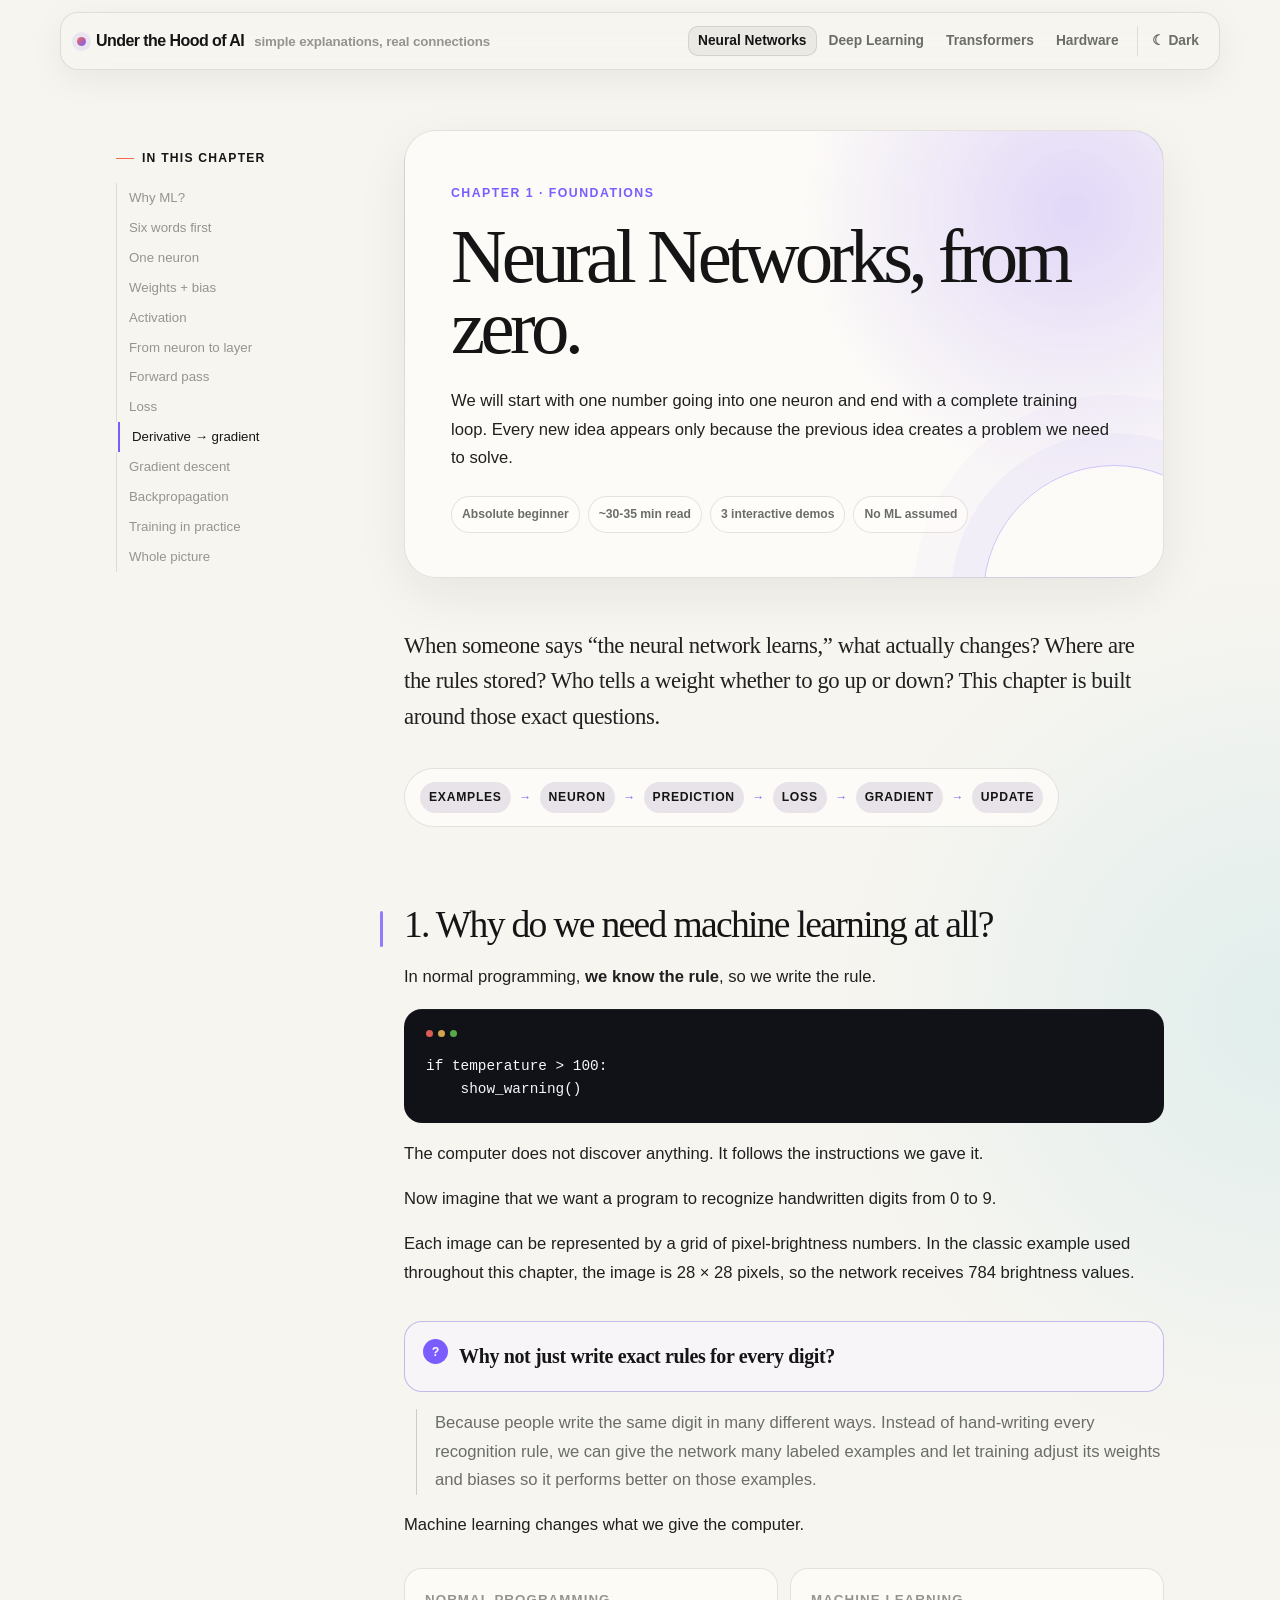
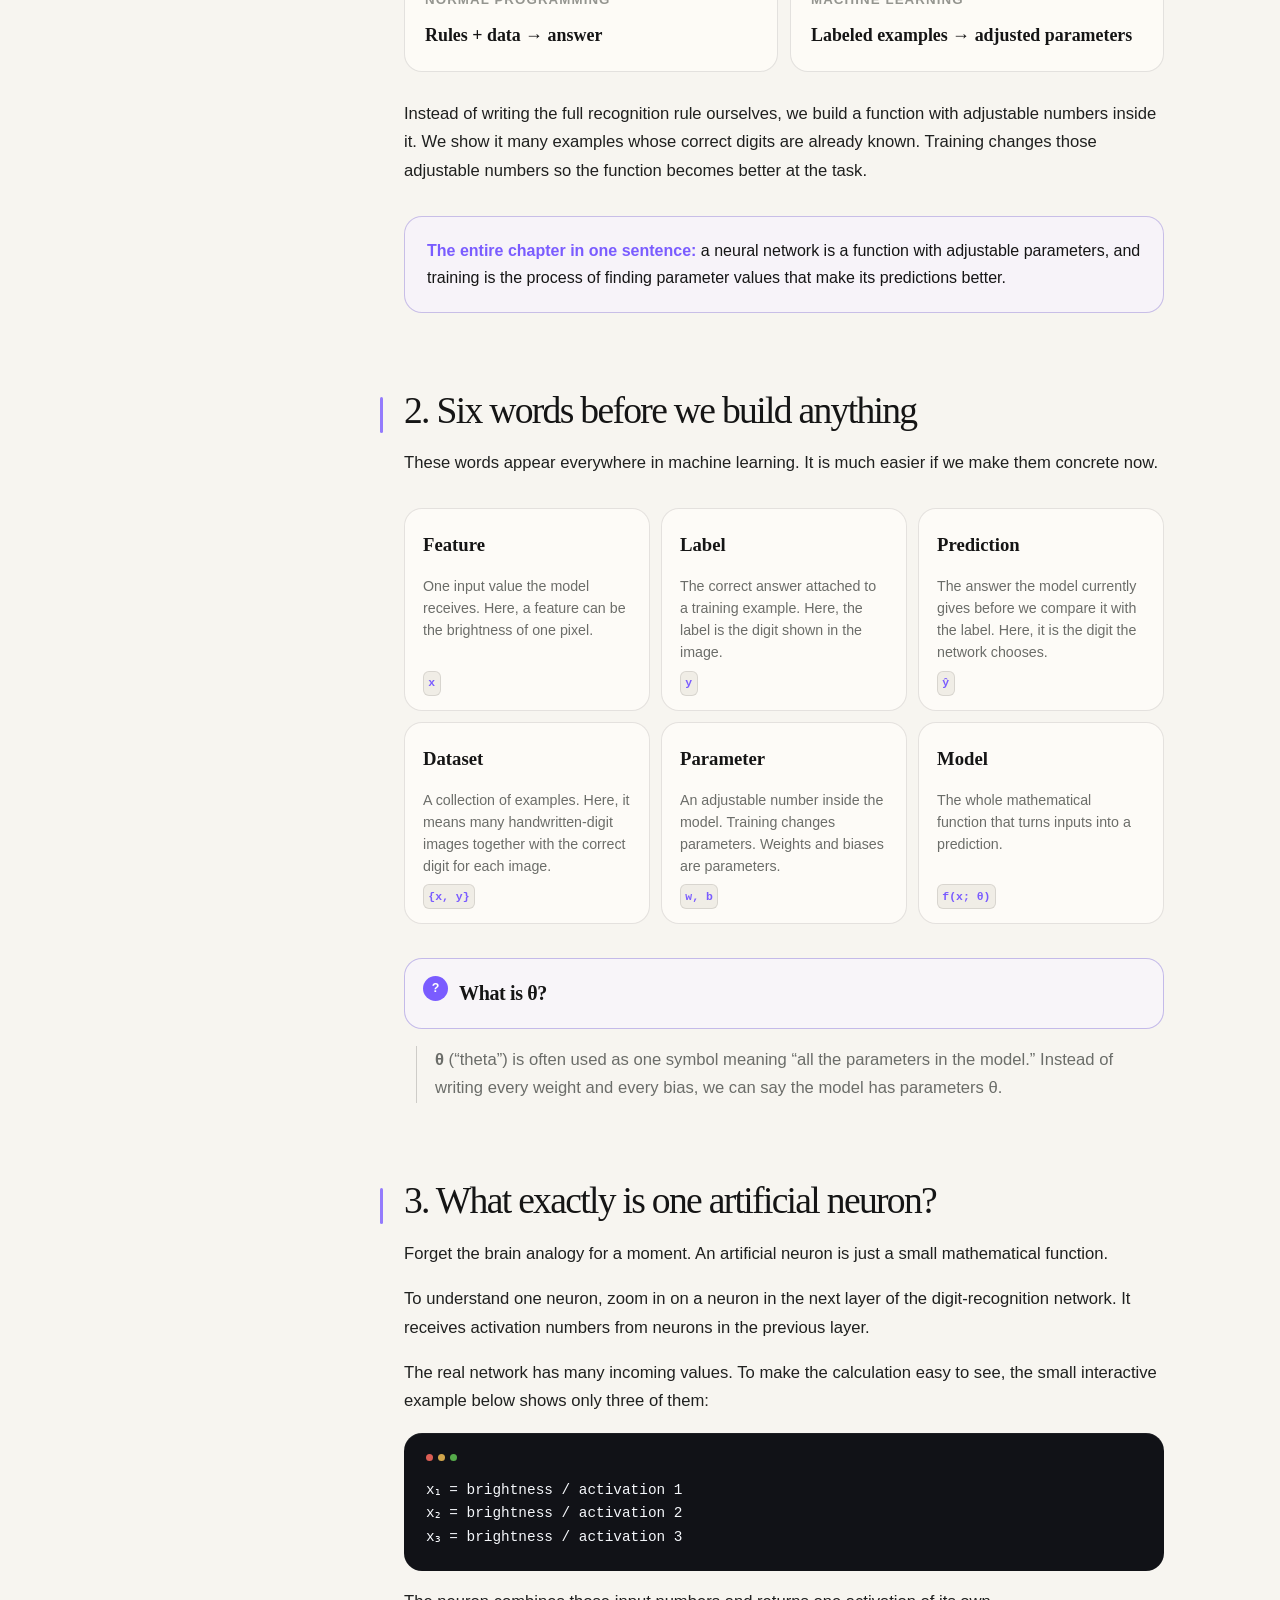
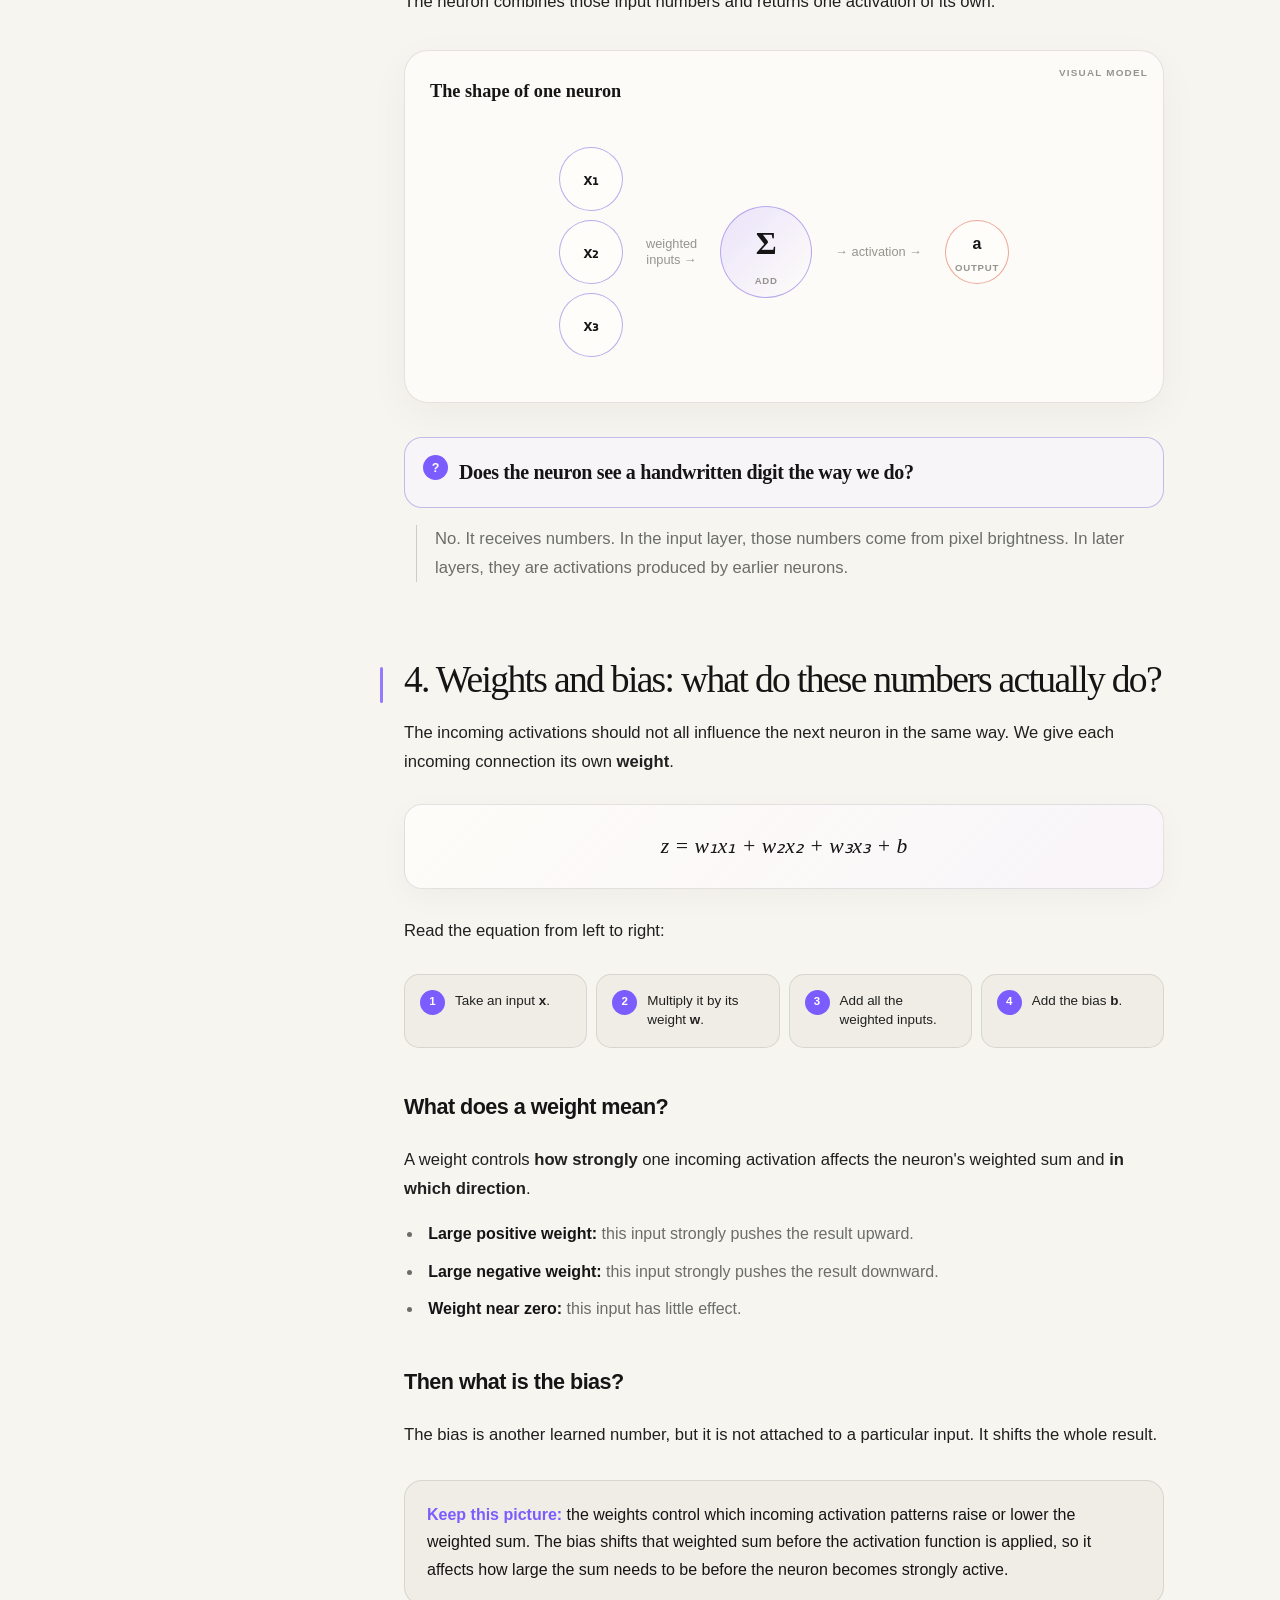
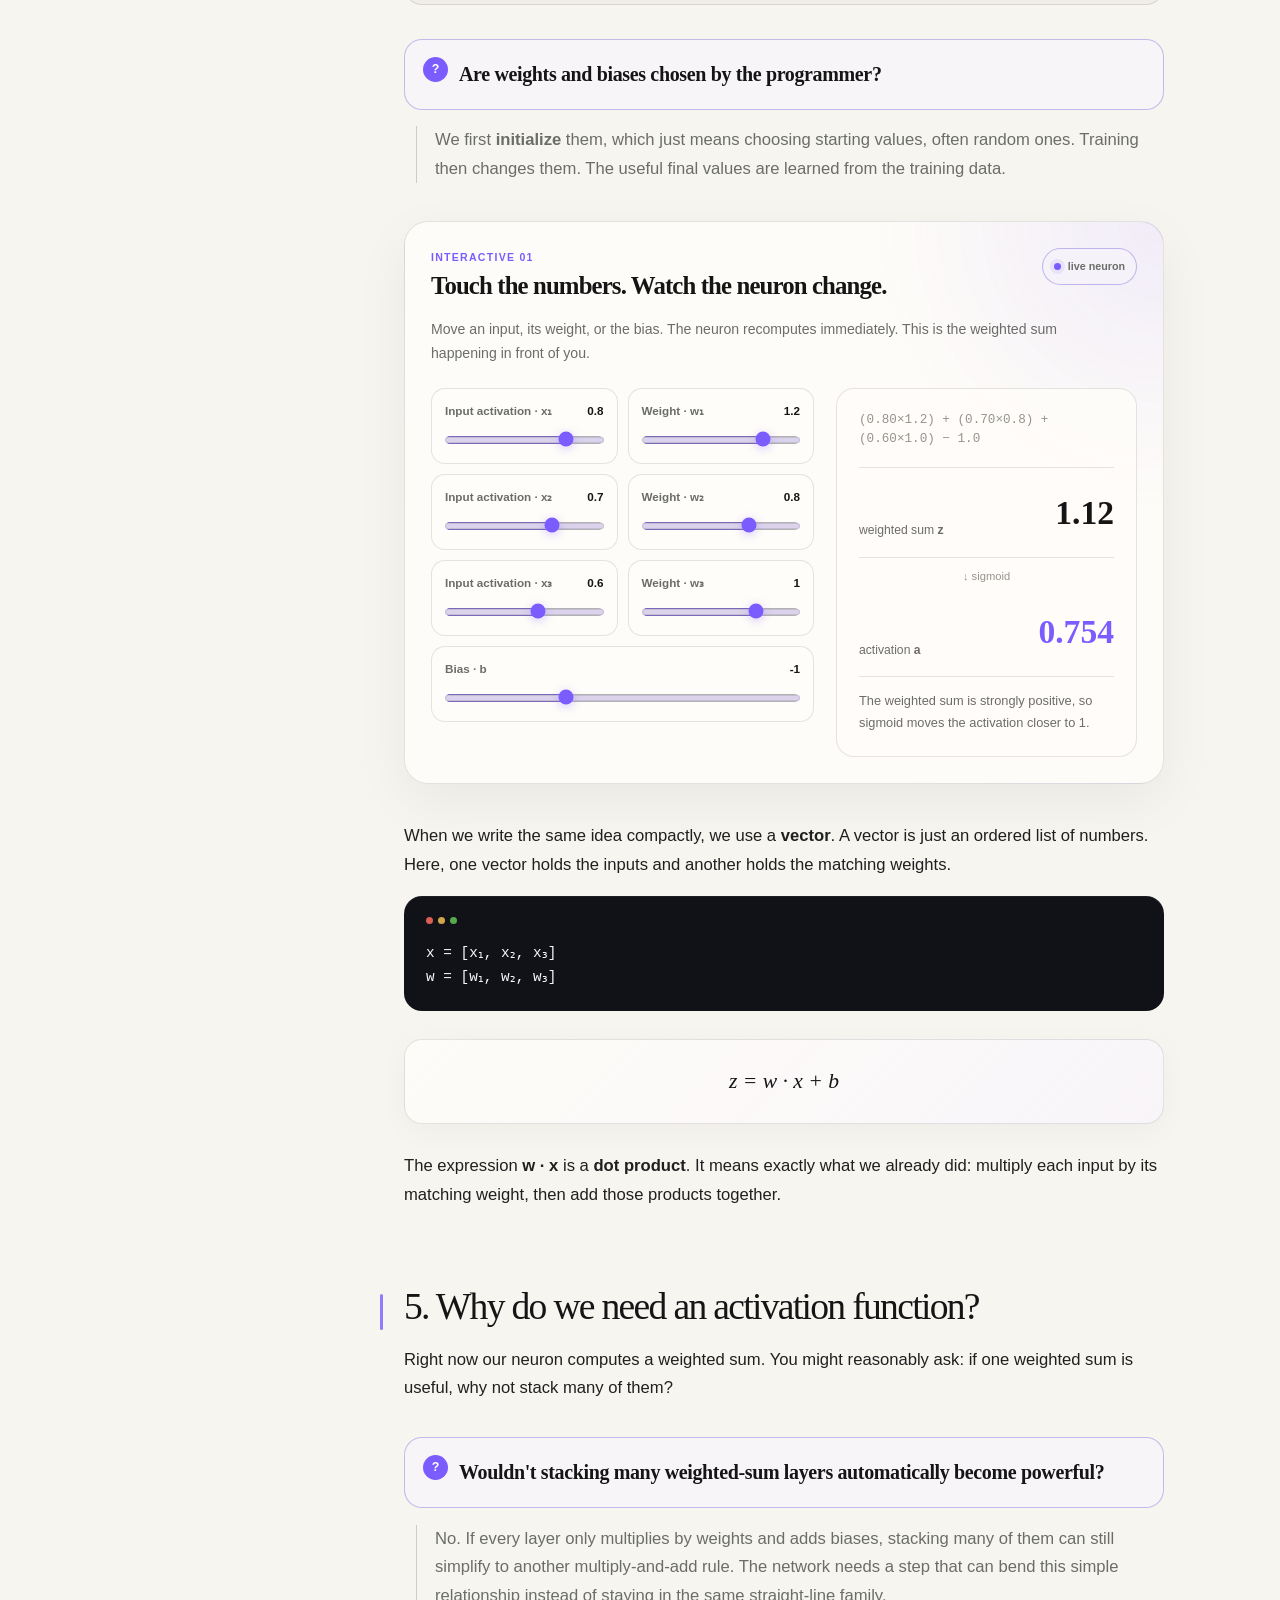
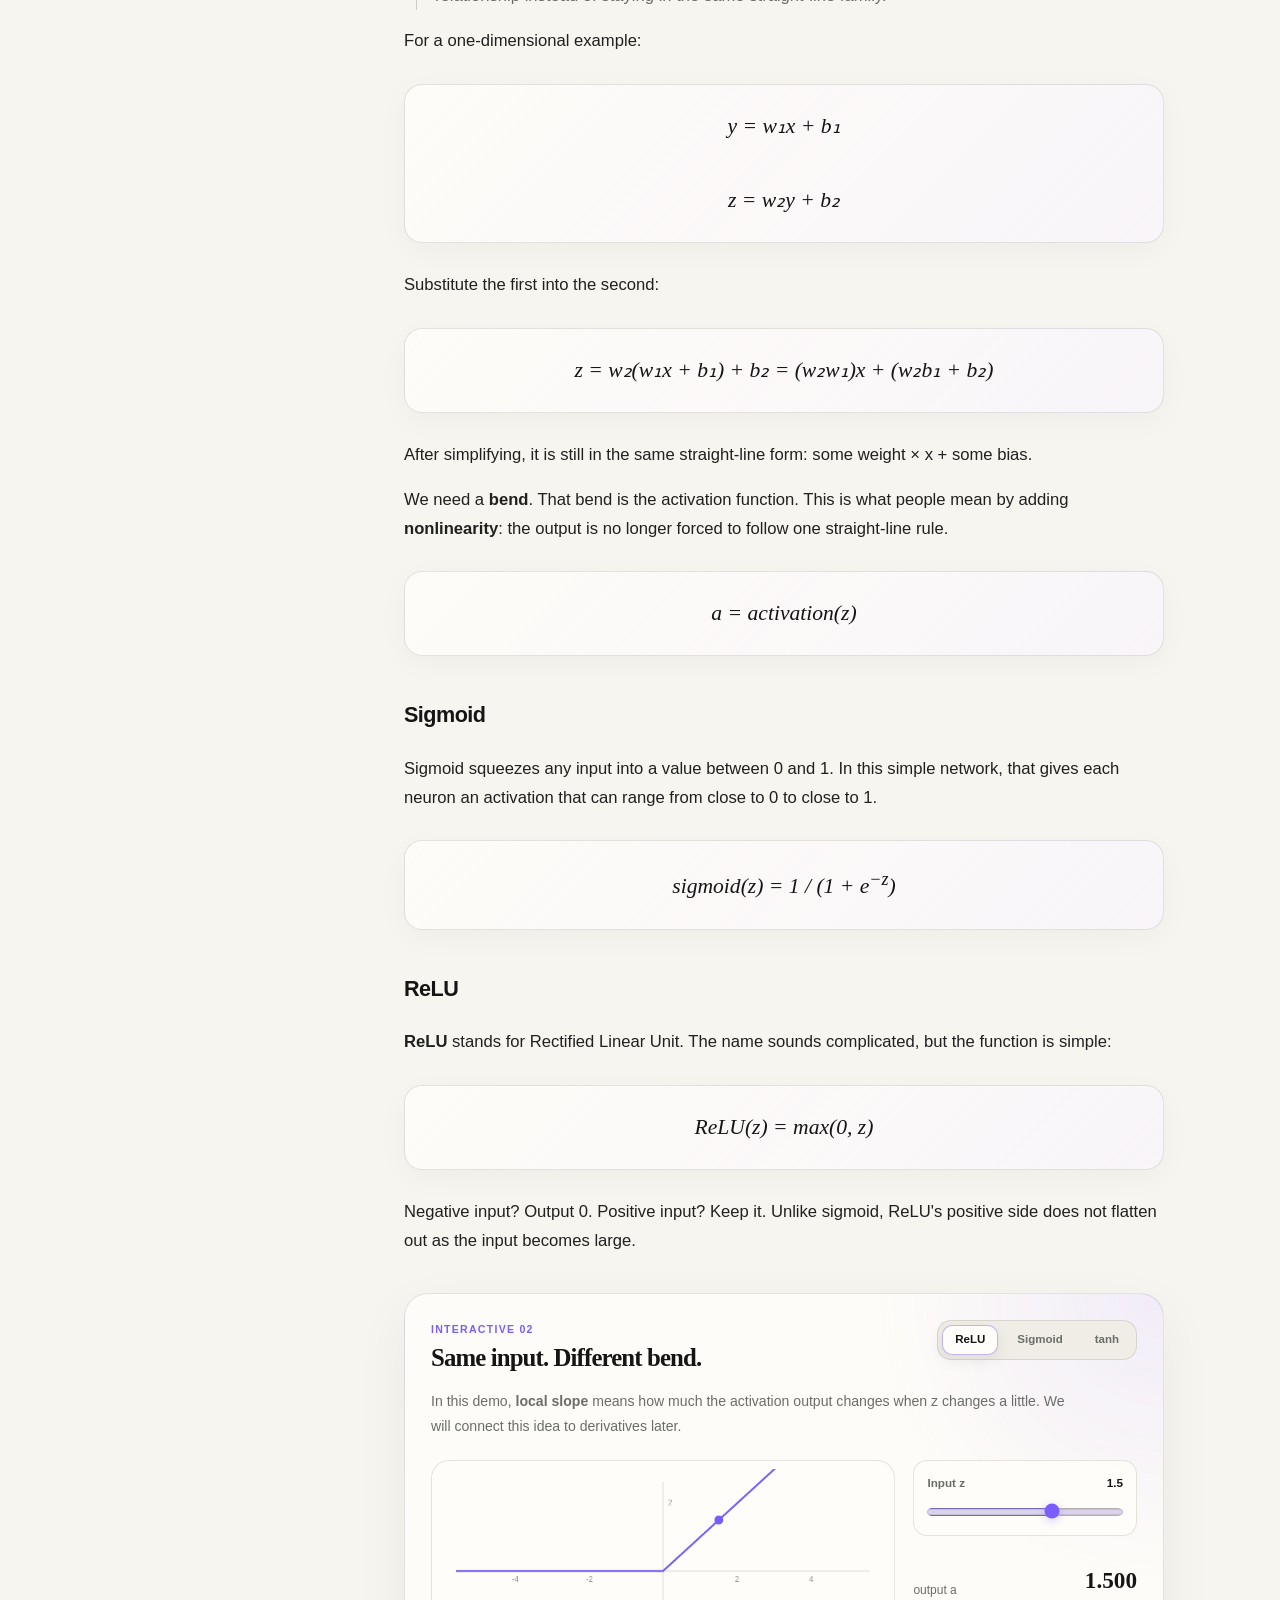
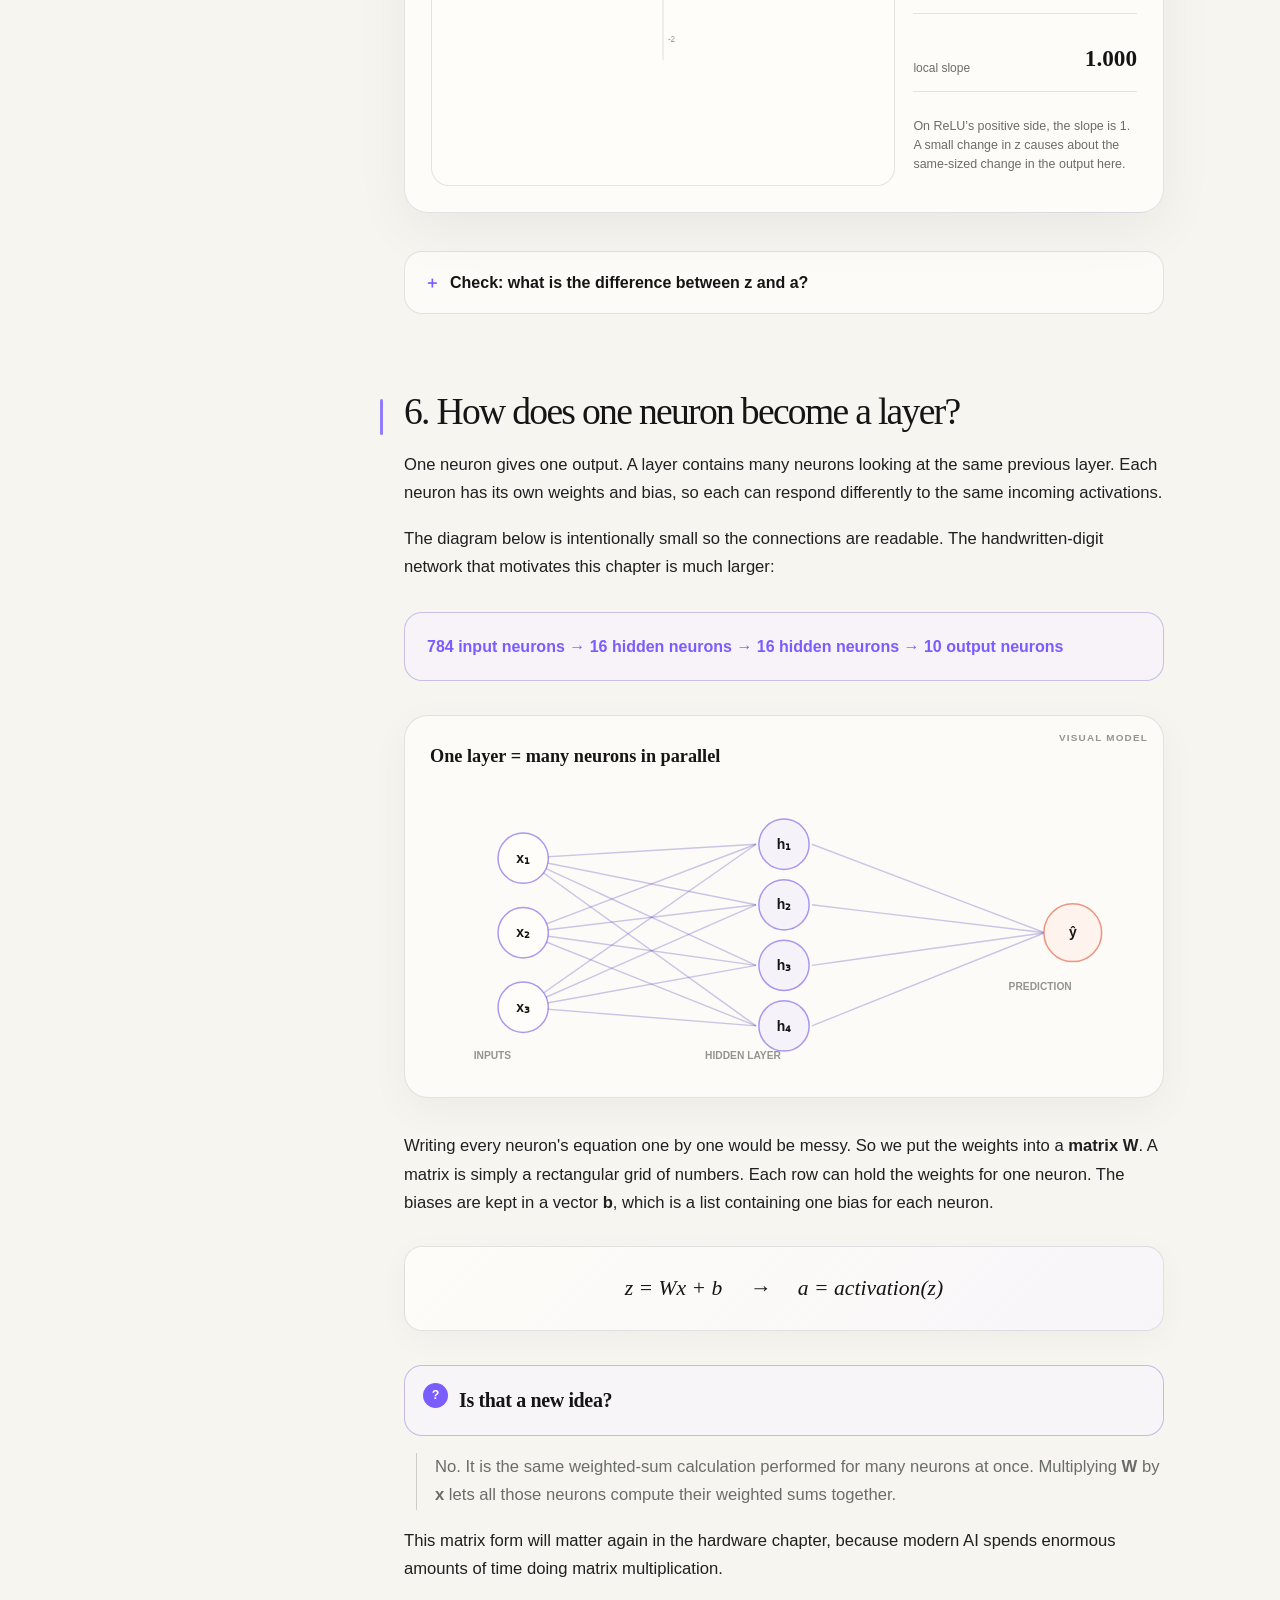
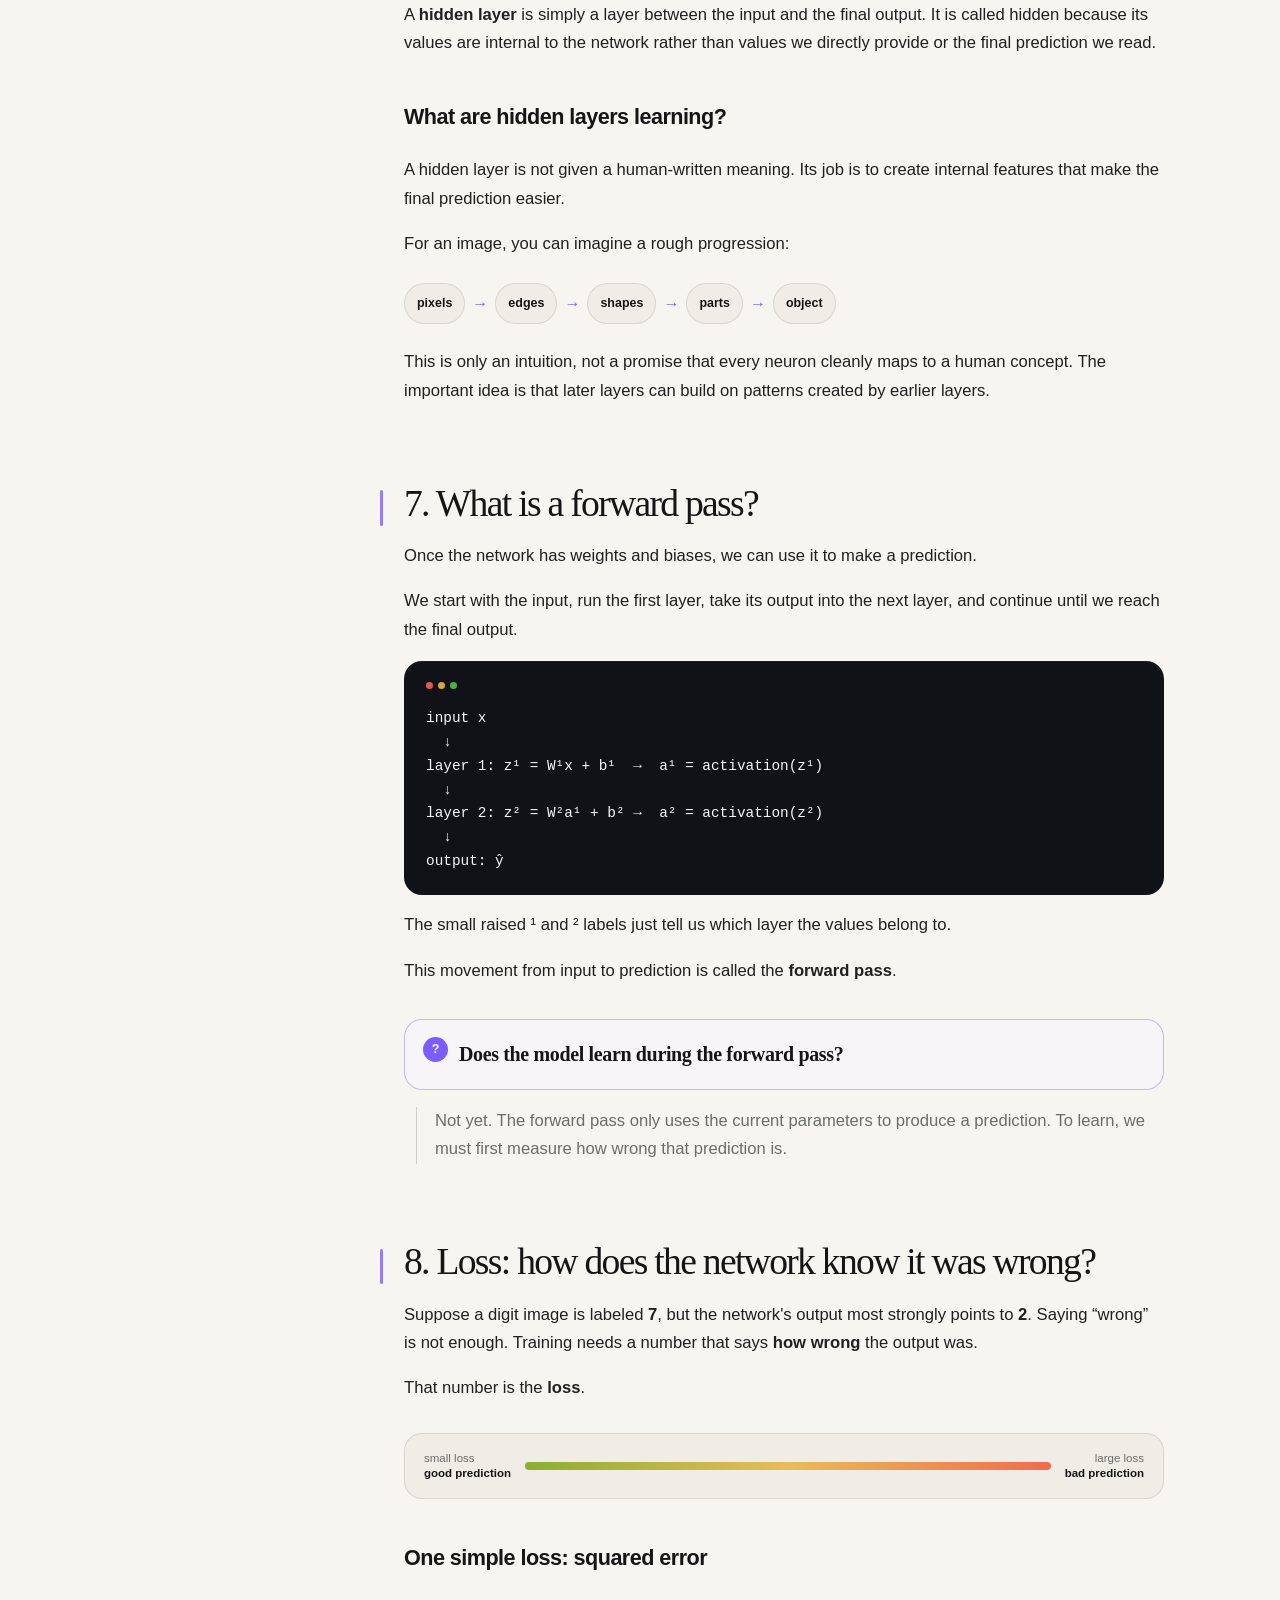
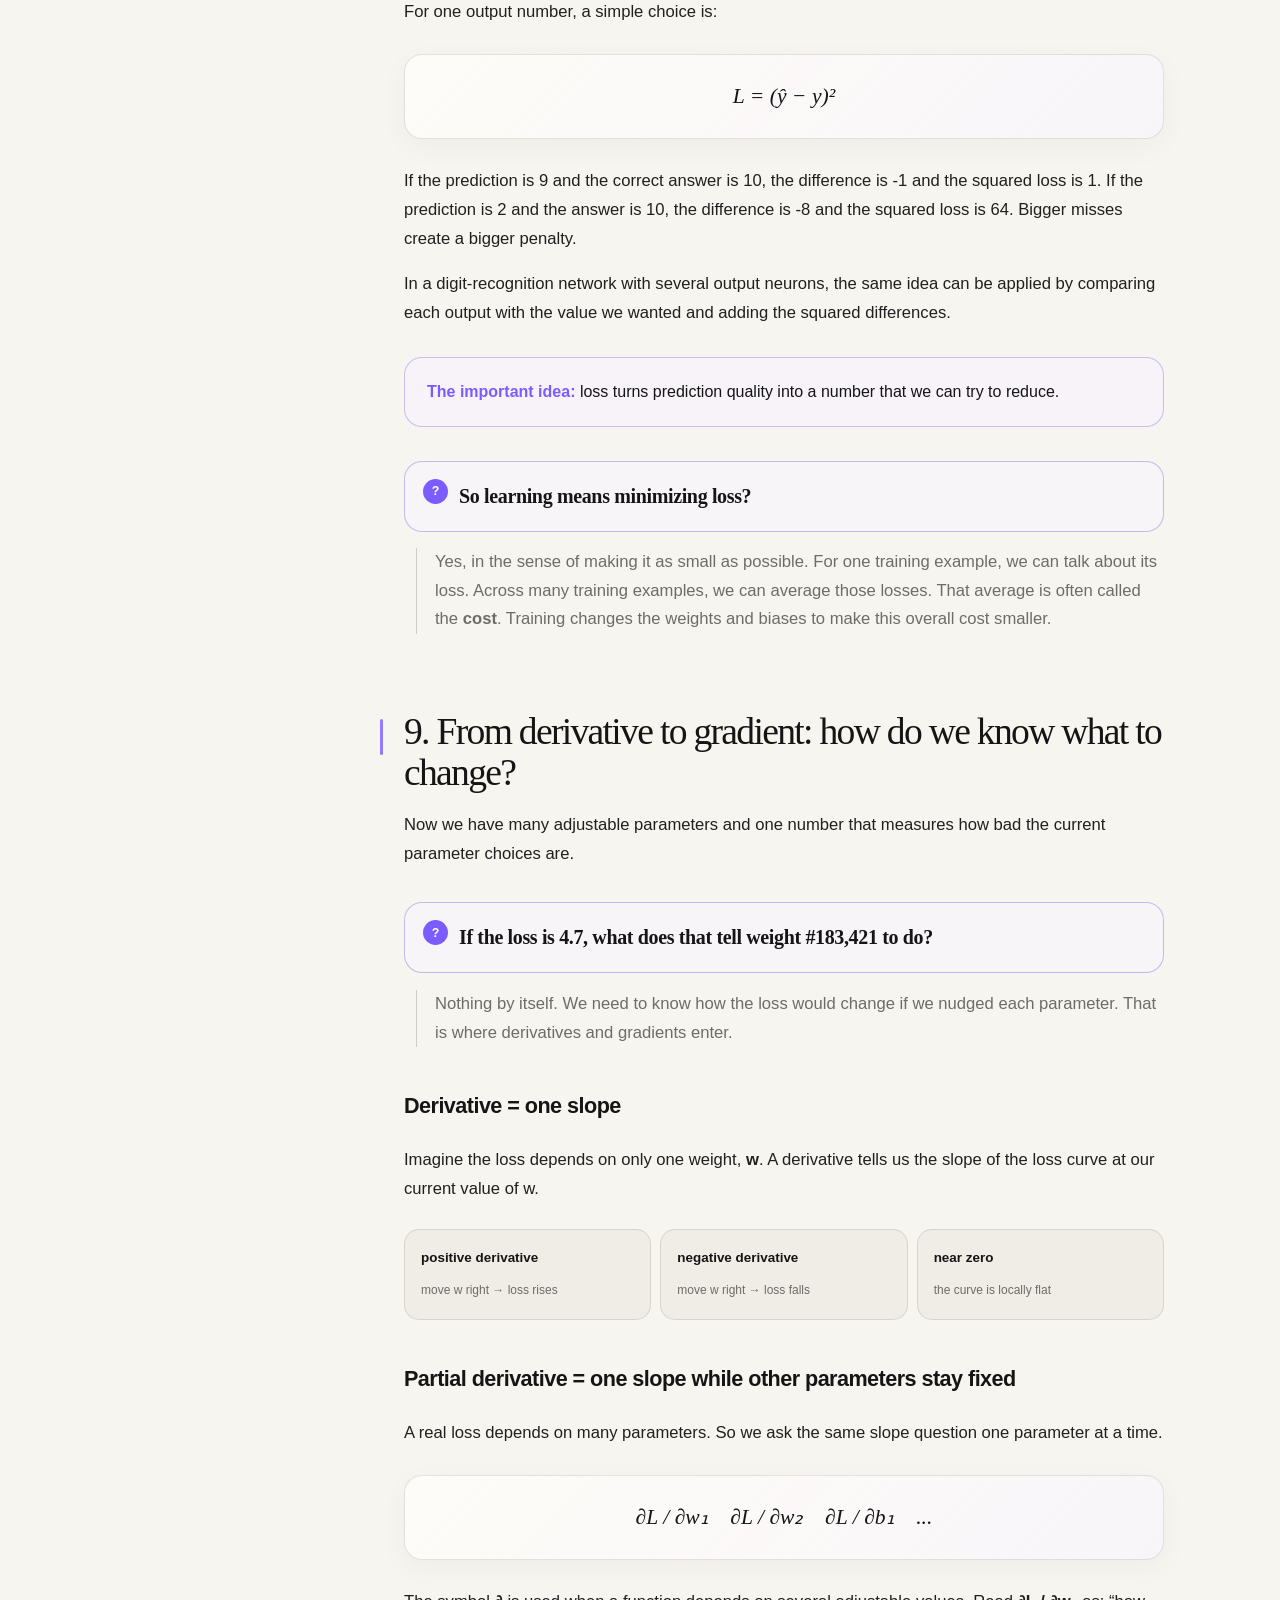
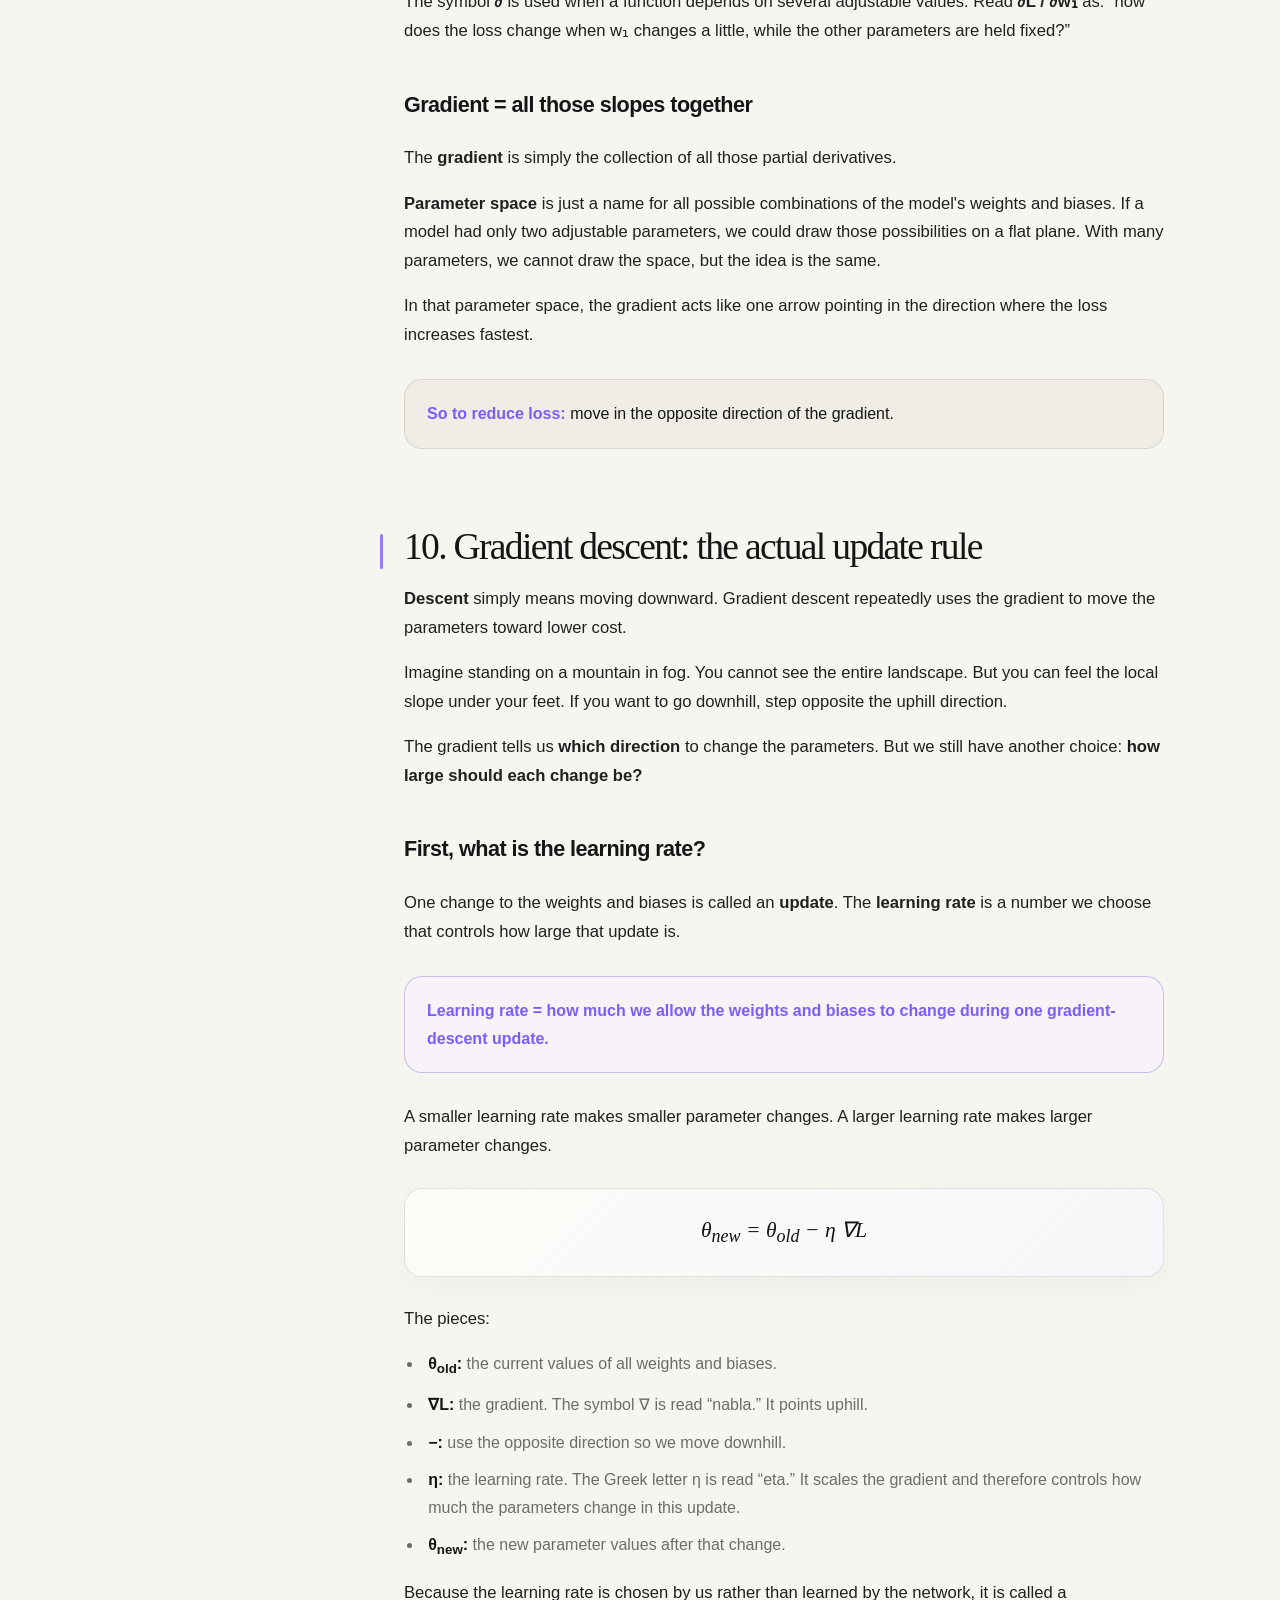
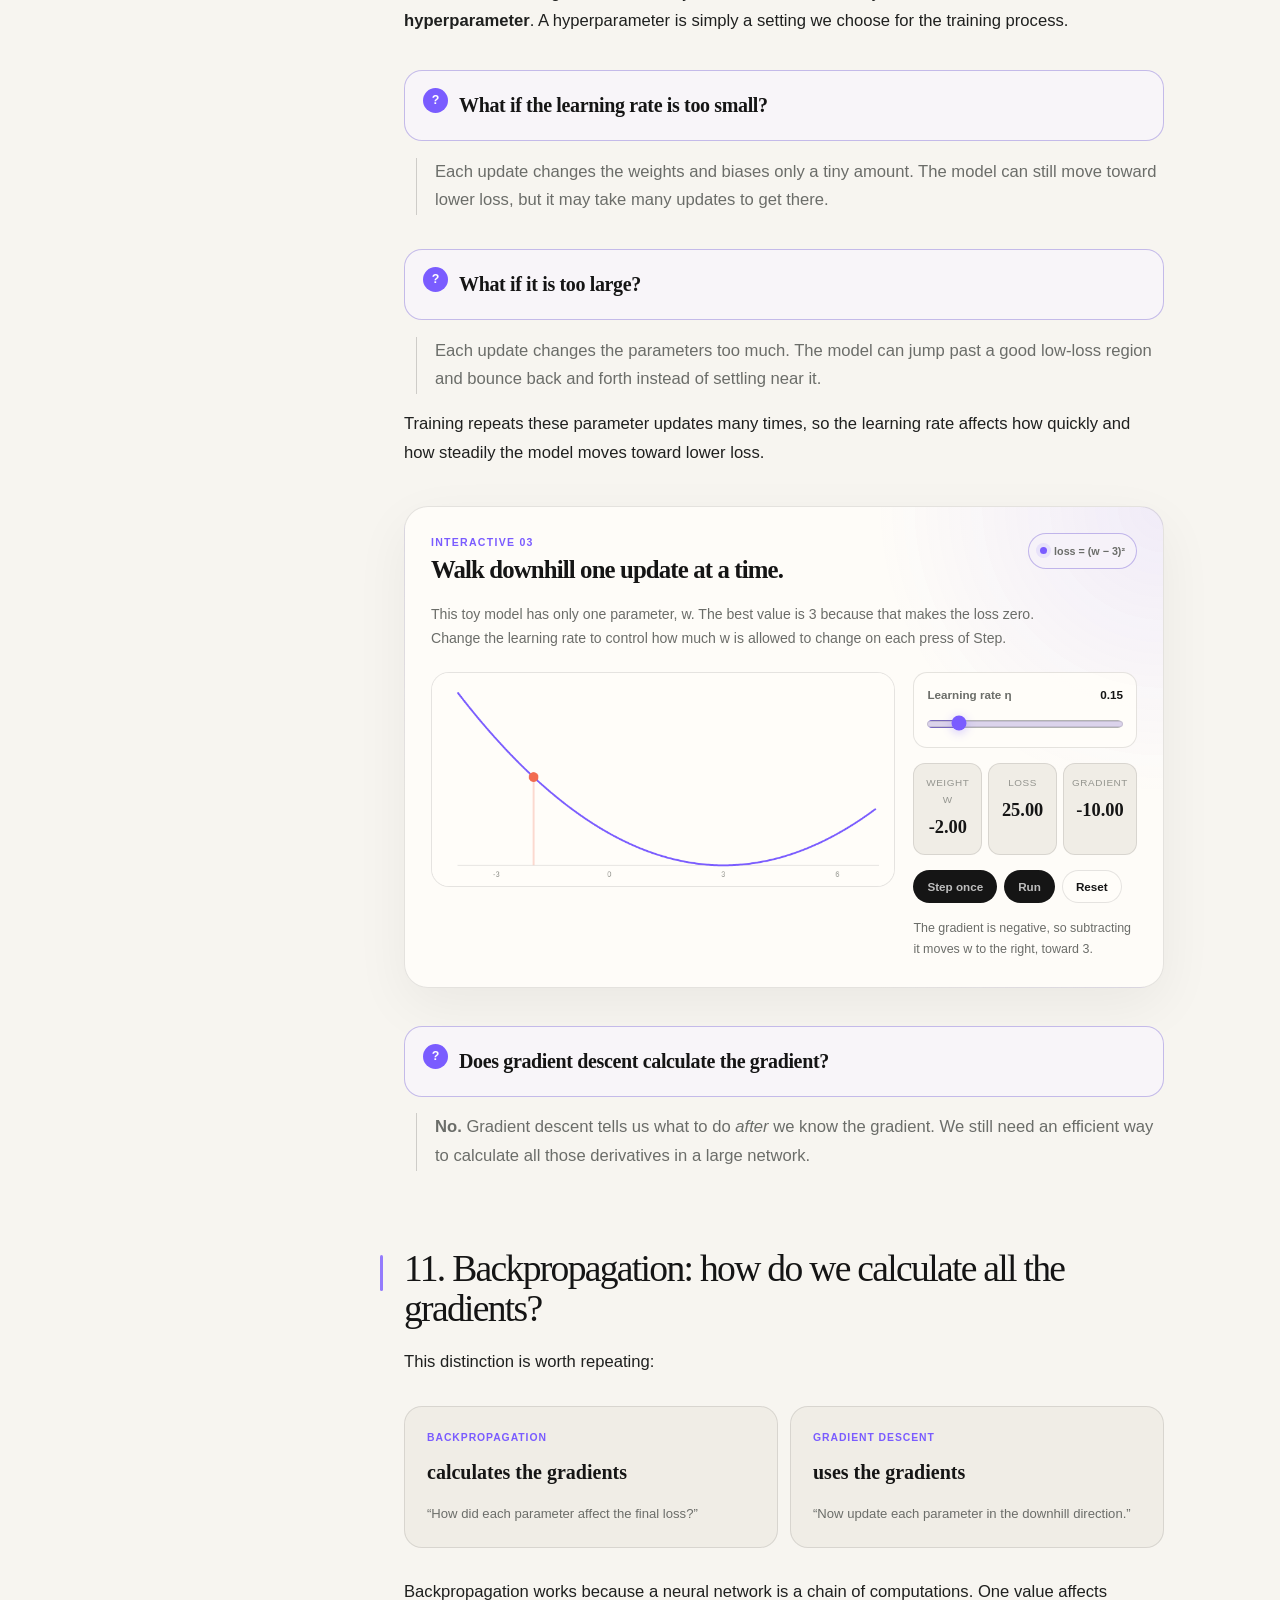
<file: chapter-1-neural-networks.html>
<!doctype html>
<html lang="en">
<head>
  <meta charset="utf-8">
  <meta name="viewport" content="width=device-width, initial-scale=1">
  <meta name="description" content="Neural networks explained from absolute zero: neurons, weights, bias, activations, layers, loss, gradients, gradient descent, backpropagation, batches and epochs.">
  <meta name="theme-color" content="#6d4aff">
  <meta property="og:title" content="Chapter 1: Neural Networks | Under the Hood of AI">
  <meta property="og:description" content="A question-driven, visual explanation of how a neural network learns, starting from one neuron.">
  <meta property="og:type" content="article">
  <title>Chapter 1: Neural Networks | Under the Hood of AI</title>
  <style>
:root {
  --bg: #f7f5f0;
  --bg-deep: #efebe3;
  --surface: rgba(255,255,255,.72);
  --surface-solid: #fffdf9;
  --surface-2: #f0ede6;
  --text: #151515;
  --muted: #6b6d69;
  --faint: #94958f;
  --line: rgba(22,22,22,.11);
  --line-strong: rgba(22,22,22,.18);
  --accent: #635bff;
  --violet: #7a5cff;
  --cyan: #00a9c7;
  --coral: #f26b4f;
  --lime: #8cae32;
  --code: #111217;
  --code-text: #f5f7fb;
  --shadow: 0 28px 80px rgba(35,31,24,.10);
  --shadow-soft: 0 16px 50px rgba(35,31,24,.07);
  --radius-xl: 34px;
  --radius-lg: 26px;
  --radius-md: 18px;
  --content: 760px;
  --display: "Iowan Old Style", "Palatino Linotype", Palatino, Georgia, serif;
  --sans: Inter, ui-sans-serif, -apple-system, BlinkMacSystemFont, "Segoe UI", sans-serif;
}

[data-theme="dark"] {
  --bg: #0b0d10;
  --bg-deep: #07090b;
  --surface: rgba(20,23,28,.76);
  --surface-solid: #12151a;
  --surface-2: #171b20;
  --text: #f4f2ed;
  --muted: #a6a8aa;
  --faint: #74777b;
  --line: rgba(255,255,255,.10);
  --line-strong: rgba(255,255,255,.17);
  --accent: #8e86ff;
  --violet: #a18bff;
  --cyan: #36c7dc;
  --coral: #ff826a;
  --lime: #b2cf5b;
  --code: #07090c;
  --code-text: #f4f6fa;
  --shadow: 0 28px 90px rgba(0,0,0,.38);
  --shadow-soft: 0 18px 55px rgba(0,0,0,.24);
}

* { box-sizing: border-box; }
html { scroll-behavior: smooth; }
body {
  margin: 0;
  min-height: 100vh;
  font-family: var(--sans);
  color: var(--text);
  background:
    radial-gradient(circle at 8% -10%, color-mix(in srgb,var(--violet) 12%,transparent), transparent 30rem),
    radial-gradient(circle at 100% 5%, color-mix(in srgb,var(--cyan) 9%,transparent), transparent 28rem),
    var(--bg);
  line-height: 1.72;
  -webkit-font-smoothing: antialiased;
  text-rendering: optimizeLegibility;
}
body::before {
  content:"";
  pointer-events:none;
  position:fixed;
  inset:0;
  z-index:-1;
  opacity:.38;
  background-image: radial-gradient(color-mix(in srgb,var(--text) 9%,transparent) .55px, transparent .55px);
  background-size: 8px 8px;
  mask-image: linear-gradient(to bottom, #000, transparent 70%);
}
[data-theme="dark"] body::before { opacity:.18; }
::selection { background: color-mix(in srgb,var(--violet) 30%,transparent); }
body[data-page="chapter-1"] { --page-accent: var(--violet); }
body[data-page="chapter-2"] { --page-accent: var(--coral); }
body[data-page="chapter-3"] { --page-accent: var(--cyan); }
body[data-page="chapter-4"] { --page-accent: var(--lime); }
a { color: inherit; }
button, a { -webkit-tap-highlight-color: transparent; }

.progress-bar {
  position: fixed; inset: 0 auto auto 0; width:0; height:2px; z-index:1000;
  background: linear-gradient(90deg,var(--coral),var(--violet),var(--cyan));
  box-shadow: 0 0 16px color-mix(in srgb,var(--violet) 45%,transparent);
}

/* Floating editorial navigation */
.site-header {
  position:sticky; top:0; z-index:100;
  padding:12px 16px 0;
  pointer-events:none;
}
.nav-wrap {
  pointer-events:auto;
  max-width:1160px; margin:auto;
  min-height:58px; padding:8px 10px 8px 16px;
  display:flex; align-items:center; gap:14px;
  border:1px solid var(--line);
  border-radius:18px;
  background: color-mix(in srgb,var(--bg) 72%,transparent);
  backdrop-filter: blur(22px) saturate(1.25);
  box-shadow: 0 10px 35px rgba(20,18,15,.06);
}
.brand {
  display:flex; align-items:baseline; gap:10px;
  text-decoration:none; white-space:nowrap;
  font-size:1rem; font-weight:850; letter-spacing:-.035em;
}
.brand::before {
  content:""; width:9px; height:9px; border-radius:50%; flex:none;
  background:linear-gradient(135deg,var(--coral),var(--violet));
  box-shadow: 0 0 0 5px color-mix(in srgb,var(--violet) 11%,transparent);
}
.brand small { color:var(--faint); font-weight:650; letter-spacing:-.01em; }
.nav-links { margin-left:auto; display:flex; align-items:center; gap:2px; }
.nav-links a, .theme-btn {
  text-decoration:none; color:var(--muted); border:0; background:transparent;
  padding:8px 10px; border-radius:10px; font:650 .86rem/1 var(--sans); cursor:pointer;
  transition:.2s ease;
}
.nav-links a:hover, .theme-btn:hover, .nav-links a.current { color:var(--text); background:color-mix(in srgb,var(--text) 6%,transparent); }
.nav-links a.current { box-shadow:inset 0 0 0 1px var(--line); }
.theme-btn { border-left:1px solid var(--line); border-radius:0 10px 10px 0; margin-left:6px; padding-left:14px; }
.menu-btn { display:none; margin-left:auto; border:1px solid var(--line); background:var(--surface); color:var(--text); border-radius:11px; padding:8px 10px; }

/* Home hero */
.hero {
  position:relative;
  max-width:1200px; min-height:730px; margin:0 auto;
  padding:92px 24px 70px;
  display:grid; grid-template-columns:1.08fr .92fr; gap:42px; align-items:center;
}
.hero::after {
  content:""; position:absolute; left:24px; right:24px; bottom:0; height:1px;
  background:linear-gradient(90deg,transparent,var(--line-strong),transparent);
}
.hero-copy { position:relative; z-index:2; max-width:720px; }
.eyebrow {
  display:inline-flex; align-items:center; gap:8px;
  color:var(--muted); font-weight:800; letter-spacing:.12em; text-transform:uppercase; font-size:.72rem;
}
.eyebrow::before { content:""; width:26px; height:1px; background:var(--coral); }
.hero h1 {
  font-family:var(--display); font-weight:500;
  font-size:clamp(4rem,7.4vw,7rem); line-height:.89; letter-spacing:-.065em;
  margin:20px 0 28px;
  max-width:820px;
}
.hero h1 .gradient-word {
  display:inline-block;
  background:linear-gradient(105deg,var(--coral),var(--violet) 45%,var(--cyan));
  -webkit-background-clip:text; background-clip:text; color:transparent;
}
.hero .hero-lede { color:var(--muted); font-size:1.12rem; line-height:1.72; max-width:650px; }
.hero-actions { display:flex; flex-wrap:wrap; align-items:center; gap:11px; margin-top:28px; }
.button {
  display:inline-flex; align-items:center; justify-content:center; gap:9px;
  padding:13px 17px; min-height:48px;
  border-radius:14px; border:1px solid var(--line-strong);
  background:color-mix(in srgb,var(--surface-solid) 80%,transparent);
  text-decoration:none; font-weight:780; font-size:.92rem;
  box-shadow:0 8px 22px rgba(18,17,14,.035);
  transition:transform .22s ease, box-shadow .22s ease, border-color .22s ease;
}
.button.primary { color:#fff; border-color:transparent; background:#161616; box-shadow:0 12px 26px rgba(10,10,10,.16); }
[data-theme="dark"] .button.primary { color:#0c0e10; background:#f5f2ea; }
.button:hover { transform:translateY(-2px); box-shadow:var(--shadow-soft); border-color:color-mix(in srgb,var(--violet) 35%,var(--line)); }
.hero-note { color:var(--faint); font-size:.8rem; margin-top:15px; }

/* Hero visual: pure CSS neural constellation */
.hero-visual {
  position:relative; height:520px; min-width:0;
  border-radius:42px;
  background:
    linear-gradient(var(--line) 1px,transparent 1px),
    linear-gradient(90deg,var(--line) 1px,transparent 1px),
    radial-gradient(circle at 52% 44%, color-mix(in srgb,var(--violet) 18%,transparent),transparent 37%),
    color-mix(in srgb,var(--surface-solid) 66%,transparent);
  background-size:42px 42px,42px 42px,auto,auto;
  border:1px solid var(--line);
  overflow:hidden;
  box-shadow:var(--shadow);
  isolation:isolate;
}
.hero-visual::before {
  content:""; position:absolute; width:360px; height:360px; border-radius:50%;
  left:50%; top:50%; transform:translate(-50%,-50%);
  border:1px solid color-mix(in srgb,var(--violet) 25%,transparent);
  box-shadow: inset 0 0 80px color-mix(in srgb,var(--violet) 8%,transparent);
}
.hero-visual::after {
  content:""; position:absolute; width:470px; height:470px; border-radius:50%;
  left:50%; top:50%; transform:translate(-50%,-50%);
  border:1px dashed color-mix(in srgb,var(--cyan) 23%,transparent);
  animation: spin 32s linear infinite;
}
@keyframes spin { to { transform:translate(-50%,-50%) rotate(360deg); } }
.visual-label {
  position:absolute; left:24px; top:22px; z-index:4;
  font:750 .72rem/1 var(--sans); letter-spacing:.11em; text-transform:uppercase; color:var(--faint);
}
.visual-stage {
  position:absolute; inset:78px 52px 72px; display:flex; align-items:center; justify-content:center;
}
.v-line { height:1px; flex:1; max-width:72px; background:linear-gradient(90deg,var(--line-strong),color-mix(in srgb,var(--violet) 55%,transparent)); position:relative; }
.v-line::after { content:""; position:absolute; right:-3px; top:-3px; width:7px; height:7px; border-radius:50%; background:var(--violet); box-shadow:0 0 18px var(--violet); }
.v-stack { display:grid; gap:17px; position:relative; z-index:2; }
.v-node {
  width:70px; height:70px; border-radius:22px; display:grid; place-items:center;
  border:1px solid var(--line-strong); background:color-mix(in srgb,var(--surface-solid) 82%,transparent);
  box-shadow:0 12px 32px rgba(20,18,15,.08); font-weight:850; font-size:.78rem;
}
.v-stack.center .v-node { width:88px; height:88px; border-radius:50%; background:linear-gradient(135deg,color-mix(in srgb,var(--coral) 88%,#fff),color-mix(in srgb,var(--violet) 88%,#fff)); color:white; border:0; box-shadow:0 20px 42px color-mix(in srgb,var(--violet) 22%,transparent); }
.v-stack.out .v-node { border-color:color-mix(in srgb,var(--cyan) 35%,var(--line)); }
.hero-visual .mini-caption {
  position:absolute; left:24px; right:24px; bottom:22px; z-index:4;
  display:flex; align-items:center; justify-content:space-between; gap:16px;
  color:var(--muted); font-size:.76rem;
}
.mini-caption span:last-child { color:var(--text); font-weight:750; }

.section { max-width:1180px; margin:auto; padding:86px 24px; }
.section-header { display:grid; grid-template-columns:1fr 1fr; gap:40px; align-items:end; margin-bottom:34px; }
.section h2 {
  font-family:var(--display); font-weight:500;
  font-size:clamp(2.7rem,5vw,4.8rem); line-height:1; letter-spacing:-.052em; margin:12px 0 0;
}
.section-lede { color:var(--muted); max-width:700px; font-size:1.02rem; margin:0; }

/* Bento chapter cards */
.chapter-grid { display:grid; grid-template-columns:1.08fr .92fr; gap:18px; margin-top:34px; }
.chapter-card {
  --card-accent: var(--violet);
  position:relative; display:grid; grid-template-columns:1fr 150px; gap:20px;
  min-height:310px; overflow:hidden;
  text-decoration:none; padding:29px;
  border:1px solid var(--line); border-radius:30px;
  background:color-mix(in srgb,var(--surface-solid) 77%,transparent);
  box-shadow:0 10px 40px rgba(28,25,20,.04);
  transition:transform .28s cubic-bezier(.2,.8,.2,1), box-shadow .28s ease, border-color .28s ease;
}
.chapter-card:nth-child(2){ --card-accent:var(--coral); }
.chapter-card:nth-child(3){ --card-accent:var(--cyan); }
.chapter-card:nth-child(4){ --card-accent:var(--lime); }
.chapter-card:nth-child(3), .chapter-card:nth-child(4) { min-height:290px; }
.chapter-card::before {
  content:""; position:absolute; inset:auto -100px -150px auto; width:300px; height:300px; border-radius:50%;
  background:radial-gradient(circle,color-mix(in srgb,var(--card-accent) 18%,transparent),transparent 68%);
}
.chapter-card:hover { transform:translateY(-5px); border-color:color-mix(in srgb,var(--card-accent) 40%,var(--line)); box-shadow:var(--shadow); }
.chapter-content { position:relative; z-index:2; display:flex; flex-direction:column; }
.chapter-no { color:var(--card-accent); font-weight:900; font-size:.78rem; letter-spacing:.12em; text-transform:uppercase; }
.chapter-card h3 { font-family:var(--display); font-weight:520; font-size:2rem; line-height:1.03; letter-spacing:-.045em; margin:28px 0 12px; max-width:410px; }
.chapter-card p { color:var(--muted); font-size:.93rem; line-height:1.62; max-width:440px; }
.card-foot { margin-top:auto; display:flex; align-items:center; gap:9px; font-size:.82rem; font-weight:750; }
.card-foot i { width:29px; height:29px; border:1px solid var(--line); border-radius:50%; display:grid; place-items:center; font-style:normal; transition:.2s ease; }
.chapter-card:hover .card-foot i { transform:translateX(3px); border-color:var(--card-accent); color:var(--card-accent); }
.chapter-art { position:relative; min-height:220px; align-self:stretch; }
.chapter-art .art-node { position:absolute; width:45px; height:45px; border:1px solid color-mix(in srgb,var(--card-accent) 45%,var(--line)); border-radius:50%; background:var(--surface-solid); box-shadow:0 8px 22px rgba(20,18,15,.06); }
.chapter-art .art-node:nth-child(1){left:0;top:22px}.chapter-art .art-node:nth-child(2){right:3px;top:5px}.chapter-art .art-node:nth-child(3){left:26px;top:102px}.chapter-art .art-node:nth-child(4){right:6px;top:128px}.chapter-art .art-node:nth-child(5){left:58px;bottom:8px}
.chapter-art::before,.chapter-art::after{content:"";position:absolute;left:22px;right:24px;height:1px;top:75px;background:linear-gradient(90deg,transparent,color-mix(in srgb,var(--card-accent) 55%,transparent),transparent);transform:rotate(-22deg);transform-origin:center}.chapter-art::after{top:138px;transform:rotate(29deg)}
.chapter-card:nth-child(2) .chapter-art::before{left:30px;right:14px;top:38px;height:150px;border-left:1px solid color-mix(in srgb,var(--card-accent) 30%,transparent);border-right:1px solid color-mix(in srgb,var(--card-accent) 30%,transparent);background:repeating-linear-gradient(to bottom,color-mix(in srgb,var(--card-accent) 15%,transparent) 0 13px,transparent 13px 25px);transform:none}
.chapter-card:nth-child(3) .chapter-art{display:grid;grid-template-columns:repeat(4,1fr);gap:7px;align-content:center}.chapter-card:nth-child(3) .chapter-art .art-node{position:static;width:auto;height:42px;border-radius:10px}.chapter-card:nth-child(3) .chapter-art .art-node:nth-child(3),.chapter-card:nth-child(3) .chapter-art .art-node:nth-child(7){background:color-mix(in srgb,var(--card-accent) 25%,var(--surface-solid))}.chapter-card:nth-child(3) .chapter-art::before,.chapter-card:nth-child(3) .chapter-art::after{display:none}
.chapter-card:nth-child(4) .chapter-art{display:grid;grid-template-columns:repeat(6,1fr);gap:5px;align-content:center}.chapter-card:nth-child(4) .chapter-art .art-node{position:static;width:auto;height:auto;aspect-ratio:1;border-radius:5px;background:color-mix(in srgb,var(--card-accent) 17%,var(--surface-solid))}.chapter-card:nth-child(4) .chapter-art::before,.chapter-card:nth-child(4) .chapter-art::after{display:none}

/* Philosophy / explainer section */
.promise { display:grid; grid-template-columns:1.1fr .9fr; gap:18px; margin-top:32px; }
.panel {
  position:relative; overflow:hidden;
  background:color-mix(in srgb,var(--surface-solid) 76%,transparent);
  border:1px solid var(--line); border-radius:28px; padding:30px;
  box-shadow:0 10px 40px rgba(25,22,18,.035);
}
.panel h3 { font-family:var(--display); font-weight:530; font-size:1.8rem; line-height:1.1; letter-spacing:-.035em; margin:0 0 18px; }
.panel h2 { font-family:var(--display); font-size:2rem; }
.panel p, .panel li { color:var(--muted); }
.panel ul { padding-left:18px; }
.panel li { margin:9px 0; }
.question-cloud { display:flex; flex-wrap:wrap; gap:9px; margin-top:22px; }
.question-chip { padding:9px 12px; border-radius:999px; background:var(--surface-2); border:1px solid var(--line); font-size:.82rem; color:var(--muted); }
.big-quote { font-family:var(--display); font-size:clamp(2rem,4vw,3.5rem); line-height:1.04; letter-spacing:-.045em; color:var(--text)!important; max-width:620px; }
.big-quote em { color:var(--violet); font-style:normal; }
.story-strip { margin-top:18px; display:grid; grid-template-columns:repeat(7,1fr); gap:8px; }
.story-strip span { position:relative; min-height:68px; padding:10px 8px; border:1px solid var(--line); border-radius:14px; background:var(--surface-2); display:flex; align-items:end; font-size:.68rem; font-weight:800; line-height:1.15; }
.story-strip span:not(:last-child)::after { content:"→"; position:absolute; right:-8px; top:8px; z-index:2; color:var(--faint); }

/* Article shell */
.article-shell {
  max-width:1180px; margin:0 auto; padding:60px 24px 110px;
  display:grid; grid-template-columns:220px minmax(0,var(--content)); gap:68px; justify-content:center;
}
.toc {
  position:sticky; top:94px; align-self:start; max-height:calc(100vh - 116px); overflow:auto;
  padding:18px 14px 18px 0; font-size:.83rem;
}
.toc strong { display:flex; align-items:center; gap:8px; margin:0 0 14px; color:var(--text); font-size:.76rem; letter-spacing:.1em; text-transform:uppercase; }
.toc strong::before{content:"";width:18px;height:1px;background:var(--coral)}
.toc a { display:block; text-decoration:none; color:var(--faint); padding:6px 0 6px 12px; border-left:1px solid var(--line); line-height:1.35; transition:.18s ease; }
.toc a:hover,.toc a.active { color:var(--text); border-left:2px solid var(--page-accent,var(--violet)); transform:translateX(2px); }
.article { min-width:0; }
.article-head {
  --page-accent:var(--violet);
  position:relative; isolation:isolate; overflow:hidden;
  padding:52px 46px 44px; margin-bottom:50px;
  border:1px solid var(--line); border-radius:32px;
  background:
    radial-gradient(circle at 88% 18%,color-mix(in srgb,var(--page-accent) 22%,transparent),transparent 17rem),
    color-mix(in srgb,var(--surface-solid) 76%,transparent);
  box-shadow:var(--shadow-soft);
}
body[data-page="chapter-2"] .article-head{--page-accent:var(--coral)}
body[data-page="chapter-3"] .article-head{--page-accent:var(--cyan)}
body[data-page="chapter-4"] .article-head{--page-accent:var(--lime)}
.article-head::after {
  content:""; position:absolute; z-index:-1; width:260px; height:260px; right:-82px; bottom:-150px; border-radius:50%;
  border:1px solid color-mix(in srgb,var(--page-accent) 35%,transparent);
  box-shadow:0 0 0 32px color-mix(in srgb,var(--page-accent) 5%,transparent),0 0 0 70px color-mix(in srgb,var(--page-accent) 3%,transparent);
}
.article-head .kicker { color:var(--page-accent); font-weight:900; font-size:.77rem; letter-spacing:.12em; text-transform:uppercase; }
.article-head h1 {
  font-family:var(--display); font-weight:520;
  font-size:clamp(3.2rem,6vw,5.8rem); line-height:.92; letter-spacing:-.06em; margin:18px 0 24px; max-width:760px;
}
.article-head p { color:var(--muted); font-size:1.1rem; line-height:1.7; max-width:680px; }
.article-meta { display:flex; flex-wrap:wrap; gap:8px; margin-top:24px; }
.article-meta span { color:var(--muted); font-size:.76rem; font-weight:720; padding:7px 10px; border:1px solid var(--line); border-radius:999px; background:color-mix(in srgb,var(--surface-solid) 55%,transparent); }
.article .lead { font-family:var(--display); font-size:1.42rem; line-height:1.55; letter-spacing:-.018em; color:color-mix(in srgb,var(--text) 86%,var(--muted)); }
.article h2 {
  position:relative; font-family:var(--display); font-weight:540;
  font-size:2.35rem; line-height:1.08; letter-spacing:-.045em; margin:78px 0 18px; scroll-margin-top:105px;
}
.article h2::before { content:""; position:absolute; left:-24px; top:.18em; width:3px; height:.95em; border-radius:3px; background:var(--page-accent,var(--violet)); opacity:.8; }
.article h3 { font-size:1.35rem; letter-spacing:-.025em; margin-top:40px; scroll-margin-top:105px; }
.article p { font-size:1.04rem; color:color-mix(in srgb,var(--text) 88%,var(--muted)); }
.question {
  position:relative; margin:34px 0 12px; padding:20px 22px 20px 54px;
  border:1px solid color-mix(in srgb,var(--page-accent,var(--violet)) 27%,var(--line)); border-radius:18px;
  background:color-mix(in srgb,var(--page-accent,var(--violet)) 5%,var(--surface-solid));
  font-family:var(--display); font-size:1.25rem; font-weight:650; line-height:1.45; letter-spacing:-.018em;
}
.question::before { content:"?"; position:absolute; left:18px; top:17px; width:25px; height:25px; border-radius:50%; display:grid; place-items:center; background:var(--page-accent,var(--violet)); color:#fff; font:850 .78rem/1 var(--sans); }
.answer { color:var(--muted)!important; border-left:1px solid var(--line-strong); padding-left:18px; margin-left:12px; }
.callout { background:var(--surface-2); border:1px solid var(--line); border-radius:18px; padding:20px 22px; margin:30px 0; }
.callout strong { color:var(--page-accent,var(--violet)); }
.simple { background:color-mix(in srgb,var(--page-accent,var(--violet)) 6%,var(--surface-solid)); border-color:color-mix(in srgb,var(--page-accent,var(--violet)) 23%,var(--line)); }
.code,pre { position:relative; background:var(--code); color:var(--code-text); border-radius:18px; padding:21px 22px; overflow:auto; font-family:"SFMono-Regular",Consolas,"Liberation Mono",monospace; font-size:.9rem; line-height:1.65; box-shadow:inset 0 1px rgba(255,255,255,.05); }
pre::before { content:""; display:block; width:7px; height:7px; border-radius:50%; background:#ff6b5f; box-shadow:12px 0 #f2bf55,24px 0 #62c554; margin-bottom:18px; opacity:.85; }
code:not(pre code) { background:var(--surface-2); padding:.14em .38em; border:1px solid var(--line); border-radius:6px; font-size:.88em; }
.math {
  text-align:center; font-family:var(--display); font-style:italic; font-size:1.35rem;
  padding:23px; margin:28px 0; border:1px solid var(--line); border-radius:18px;
  background:linear-gradient(135deg,color-mix(in srgb,var(--surface-solid) 82%,transparent),color-mix(in srgb,var(--page-accent,var(--violet)) 5%,var(--surface-solid)));
  box-shadow:0 8px 30px rgba(25,22,18,.035);
}
.diagram { position:relative; margin:34px 0; padding:25px; overflow:auto; border:1px solid var(--line); border-radius:24px; background:color-mix(in srgb,var(--surface-solid) 78%,transparent); box-shadow:0 12px 40px rgba(25,22,18,.045); }
.diagram::after{content:"visual model";position:absolute;right:15px;top:13px;color:var(--faint);font-size:.62rem;letter-spacing:.12em;text-transform:uppercase;font-weight:800}
.diagram-title { font-family:var(--display); font-weight:650; margin-bottom:20px; font-size:1.14rem; }
.node-row { display:flex; align-items:center; justify-content:center; gap:16px; min-width:520px; }
.node-col { display:grid; gap:10px; }
.node { width:56px; height:56px; border-radius:50%; border:1px solid color-mix(in srgb,var(--page-accent,var(--violet)) 50%,var(--line)); display:grid; place-items:center; background:var(--surface-solid); font-weight:800; box-shadow:0 7px 22px rgba(20,18,15,.06); }
.arrow-line { color:var(--faint); font-size:1.2rem; }
.matrix { display:grid; grid-template-columns:repeat(4,48px); gap:5px; justify-content:center; }
.cell { height:48px; border-radius:9px; background:color-mix(in srgb,var(--page-accent,var(--violet)) 11%,var(--surface-2)); display:grid; place-items:center; font-size:.76rem; }
.cell.hot { background:color-mix(in srgb,var(--page-accent,var(--violet)) 72%,var(--surface)); color:#fff; }
.cpu-gpu { display:grid; grid-template-columns:1fr 1fr; gap:18px; min-width:550px; }
.chip { border:1px solid var(--line); border-radius:17px; padding:18px; background:var(--surface-solid); }
.core-grid { display:grid; gap:5px; margin-top:12px; }.core-grid.cpu{grid-template-columns:repeat(4,1fr)}.core-grid.gpu{grid-template-columns:repeat(12,1fr)}
.core { aspect-ratio:1; border-radius:4px; background:color-mix(in srgb,var(--page-accent,var(--violet)) 30%,var(--surface-2)); }.core.cpu-core{border-radius:9px;background:color-mix(in srgb,var(--cyan) 34%,var(--surface-2))}
.check { margin:38px 0; border:1px solid var(--line); background:color-mix(in srgb,var(--surface-solid) 78%,transparent); border-radius:18px; overflow:hidden; }
.check summary { cursor:pointer; font-weight:820; padding:17px 19px; list-style:none; }.check summary::-webkit-details-marker{display:none}.check summary::before{content:"＋";margin-right:10px;color:var(--page-accent,var(--violet))}.check[open] summary::before{content:"−"}.check p{padding:0 19px 17px;margin:0;color:var(--muted)}
.transition { position:relative; overflow:hidden; margin:68px 0 14px; padding:31px; border-radius:26px; background:linear-gradient(135deg,color-mix(in srgb,var(--page-accent,var(--violet)) 11%,var(--surface-solid)),color-mix(in srgb,var(--cyan) 5%,var(--surface-solid))); border:1px solid color-mix(in srgb,var(--page-accent,var(--violet)) 26%,var(--line)); }
.transition::after{content:"→";position:absolute;right:21px;bottom:-28px;font-family:var(--display);font-size:8rem;line-height:1;color:color-mix(in srgb,var(--page-accent,var(--violet)) 9%,transparent)}
.transition .label { font-size:.7rem; color:var(--page-accent,var(--violet)); font-weight:900; text-transform:uppercase; letter-spacing:.12em; }
.transition h3 { font-family:var(--display); margin:9px 0 10px; font-size:1.75rem; font-weight:570; letter-spacing:-.035em; max-width:610px; }
.chapter-nav { display:grid; grid-template-columns:1fr 1fr; gap:12px; margin-top:60px; }
.chapter-nav a { position:relative; overflow:hidden; text-decoration:none; border:1px solid var(--line); border-radius:18px; padding:20px; background:color-mix(in srgb,var(--surface-solid) 76%,transparent); transition:.22s ease; }
.chapter-nav a:hover { transform:translateY(-2px); border-color:color-mix(in srgb,var(--page-accent,var(--violet)) 35%,var(--line)); box-shadow:var(--shadow-soft); }
.chapter-nav a:last-child{text-align:right}.chapter-nav span{display:block;color:var(--faint);font-size:.75rem;margin-bottom:4px}
.sources { border-top:1px solid var(--line); margin-top:60px; padding-top:30px; }.sources li{margin:10px 0;color:var(--muted)}.sources a{color:var(--text);text-underline-offset:3px}

/* Sources page */
body[data-page="sources"] main.section { max-width:930px!important; }
body[data-page="sources"] main.section>h1 { font-family:var(--display); font-weight:520; letter-spacing:-.055em; }
body[data-page="sources"] .panel { padding:34px; }
body[data-page="sources"] .panel strong { color:var(--violet); }

.site-footer { margin-top:10px; border-top:1px solid var(--line); padding:42px 24px; color:var(--muted); }
.footer-wrap { max-width:1140px; margin:auto; display:flex; justify-content:space-between; gap:30px; font-size:.87rem; }
.footer-wrap strong { color:var(--text); }
.footer-wrap a { color:var(--text); text-underline-offset:3px; }

/* Scroll reveal */
.reveal { opacity:0; transform:translateY(16px); transition:opacity .65s ease,transform .65s cubic-bezier(.2,.8,.2,1); }
.reveal.visible { opacity:1; transform:none; }

@media (max-width: 980px) {
  .hero { grid-template-columns:1fr; min-height:auto; padding-top:70px; }
  .hero-copy { max-width:780px; }
  .hero-visual { height:450px; }
  .chapter-grid { grid-template-columns:1fr; }
  .section-header { grid-template-columns:1fr; gap:18px; }
  .article-shell { grid-template-columns:minmax(0,var(--content)); gap:0; }
  .toc { display:none; }
  .promise { grid-template-columns:1fr; }
}

@media (max-width: 760px) {
  .site-header { padding:8px 10px 0; }
  .nav-wrap { min-height:54px; padding:7px 8px 7px 14px; border-radius:15px; }
  .brand small { display:none; }
  .menu-btn { display:block; }
  .nav-links { display:none; position:absolute; top:68px; left:10px; right:10px; padding:10px; border:1px solid var(--line); border-radius:16px; background:var(--surface-solid); box-shadow:var(--shadow); }
  .nav-links.open { display:grid; }
  .nav-links a,.theme-btn { padding:11px; text-align:left; border-left:0; margin-left:0; border-radius:10px; }
  .hero { padding:72px 18px 54px; gap:34px; }
  .hero h1 { font-size:clamp(3.5rem,17vw,5rem); }
  .hero-visual { height:390px; border-radius:28px; }
  .visual-stage { inset:76px 24px 70px; }.v-node{width:52px;height:52px;border-radius:16px}.v-stack.center .v-node{width:72px;height:72px}.v-line{max-width:36px}
  .section { padding:68px 18px; }
  .chapter-card { grid-template-columns:1fr 100px; min-height:290px; padding:24px; border-radius:24px; }
  .chapter-card h3 { font-size:1.7rem; }
  .chapter-art { min-height:180px; }
  .story-strip { grid-template-columns:1fr 1fr; }.story-strip span:not(:last-child)::after{display:none}
  .article-shell { padding:38px 16px 82px; }
  .article-head { padding:36px 25px 32px; border-radius:25px; }
  .article-head h1 { font-size:clamp(3rem,14vw,4.4rem); }
  .article h2 { font-size:2rem; margin-top:64px; }.article h2::before{left:-12px;width:2px}
  .article .lead { font-size:1.26rem; }
  .question { padding-left:50px; }
  .chapter-nav { grid-template-columns:1fr; }.chapter-nav a:last-child{text-align:left}
  .cpu-gpu { min-width:520px; }
  .footer-wrap { flex-direction:column; }
}

@media (prefers-reduced-motion: reduce) {
  * { scroll-behavior:auto!important; animation:none!important; transition:none!important; }
  .reveal { opacity:1; transform:none; }
}

/* ===== Chapter 1: richer learning components (keeps the base template intact) ===== */
.chapter-map{display:flex;flex-wrap:wrap;align-items:center;gap:8px;margin:34px 0 10px;padding:13px 15px;border:1px solid var(--line);border-radius:999px;background:color-mix(in srgb,var(--surface-solid) 76%,transparent);width:max-content;max-width:100%;font-size:.76rem;font-weight:800;text-transform:uppercase;letter-spacing:.06em;color:var(--muted)}
.chapter-map span{padding:5px 9px;border-radius:999px;background:color-mix(in srgb,var(--violet) 7%,var(--surface-2));color:var(--text)}.chapter-map i{font-style:normal;color:var(--violet)}
.compare-strip{display:grid;grid-template-columns:1fr 1fr;gap:12px;margin:28px 0}.compare-strip>div{padding:20px;border:1px solid var(--line);border-radius:18px;background:color-mix(in srgb,var(--surface-solid) 75%,transparent)}.compare-strip small{display:block;color:var(--faint);font-weight:800;text-transform:uppercase;letter-spacing:.08em;margin-bottom:8px}.compare-strip strong{font-family:var(--display);font-size:1.12rem;font-weight:620}
.term-grid{display:grid;grid-template-columns:repeat(3,1fr);gap:11px;margin:30px 0}.term-card{position:relative;padding:20px 18px 46px;border:1px solid var(--line);border-radius:18px;background:color-mix(in srgb,var(--surface-solid) 78%,transparent);min-height:150px}.term-card b{font-family:var(--display);font-size:1.17rem}.term-card p{font-size:.89rem!important;color:var(--muted)!important;line-height:1.55;margin-bottom:0}.term-card code{position:absolute;bottom:14px;left:18px;color:var(--violet);font-weight:800}
.neuron-flow{display:flex;align-items:center;justify-content:center;gap:23px;min-width:580px;padding:20px 10px}.nf-inputs{display:grid;gap:9px}.nf-inputs span,.nf-core,.nf-out{display:grid;place-items:center;width:64px;height:64px;border:1px solid color-mix(in srgb,var(--violet) 40%,var(--line));border-radius:50%;background:var(--surface-solid);font-weight:850}.nf-core{width:92px;height:92px;background:linear-gradient(135deg,color-mix(in srgb,var(--violet) 16%,var(--surface-solid)),var(--surface-solid));font-family:var(--display);font-size:2rem}.nf-out{border-color:color-mix(in srgb,var(--coral) 48%,var(--line));}.nf-core small,.nf-out small{display:block;font:700 .6rem/1 var(--sans);text-transform:uppercase;letter-spacing:.08em;color:var(--faint);margin-top:-15px}.nf-arrow{text-align:center;color:var(--faint);font-size:.8rem;line-height:1.3}
.equation-breakdown{display:grid;grid-template-columns:repeat(4,1fr);gap:9px;margin:28px 0}.equation-breakdown>div{display:flex;gap:10px;align-items:flex-start;padding:15px;border:1px solid var(--line);border-radius:15px;background:var(--surface-2)}.equation-breakdown span{flex:0 0 25px;height:25px;border-radius:50%;display:grid;place-items:center;background:var(--violet);color:#fff;font-size:.72rem;font-weight:900}.equation-breakdown p{font-size:.84rem!important;margin:2px 0!important;line-height:1.4!important}.plain-list{padding-left:1.2rem;color:var(--muted)}.plain-list li{margin:10px 0;padding-left:5px}.plain-list strong{color:var(--text)}
.playground{margin:42px 0;padding:26px;border:1px solid color-mix(in srgb,var(--violet) 24%,var(--line));border-radius:26px;background:linear-gradient(145deg,color-mix(in srgb,var(--violet) 5%,var(--surface-solid)),color-mix(in srgb,var(--surface-solid) 84%,transparent));box-shadow:0 18px 55px rgba(24,21,18,.055)}.playground-head{display:flex;justify-content:space-between;gap:20px;align-items:flex-start;margin-bottom:12px}.playground-head small{color:var(--violet);font-weight:900;font-size:.67rem;letter-spacing:.12em}.playground-head h3{font-family:var(--display);font-size:1.65rem;font-weight:590;letter-spacing:-.035em;margin:6px 0 0}.playground-intro{font-size:.92rem!important;color:var(--muted)!important;margin:0 0 24px}.live-pill{padding:7px 10px;border:1px solid var(--line);border-radius:999px;font-size:.68rem;font-weight:800;color:var(--muted);white-space:nowrap;background:var(--surface-solid)}
.neuron-lab{display:grid;grid-template-columns:1.1fr .9fr;gap:24px}.control-stack{display:grid;gap:11px}.control-stack label,.activation-controls label,.gd-panel label{font-size:.76rem;font-weight:790;color:var(--muted);display:grid;grid-template-columns:1fr auto;gap:6px 12px}.control-stack output,.activation-controls output,.gd-panel output{font-variant-numeric:tabular-nums;color:var(--text)}input[type="range"]{grid-column:1/-1;width:100%;accent-color:var(--violet)}.neuron-readout{display:flex;flex-direction:column;justify-content:center;border:1px solid var(--line);border-radius:19px;padding:20px;background:color-mix(in srgb,var(--surface-solid) 82%,transparent)}.formula-live{font-family:"SFMono-Regular",Consolas,monospace;font-size:.79rem;color:var(--faint);line-height:1.5;padding-bottom:18px;border-bottom:1px solid var(--line)}.result-stack{display:flex;justify-content:space-between;align-items:end;padding:16px 0;border-bottom:1px solid var(--line)}.result-stack span{font-size:.76rem;color:var(--muted)}.result-stack strong{font-family:var(--display);font-size:2.1rem;font-variant-numeric:tabular-nums}.result-stack.accent strong{color:var(--violet)}.result-arrow{text-align:center;color:var(--faint);font-size:.7rem;padding-top:9px}.neuron-readout p{font-size:.8rem!important;color:var(--muted)!important;margin:13px 0 0}
.function-tabs{display:flex;gap:5px;padding:4px;border:1px solid var(--line);border-radius:999px;background:var(--surface-2)}.act-tab{border:0;background:transparent;color:var(--muted);padding:7px 10px;border-radius:999px;font:750 .72rem var(--sans);cursor:pointer}.act-tab.active{background:var(--surface-solid);color:var(--text);box-shadow:0 3px 10px rgba(0,0,0,.06)}.activation-lab{display:grid;grid-template-columns:1.35fr .65fr;gap:18px}.activation-canvas-wrap{border:1px solid var(--line);border-radius:18px;padding:8px;background:var(--surface-solid);min-width:0}.activation-canvas-wrap canvas{width:100%;height:auto;display:block}.activation-controls{display:flex;flex-direction:column;gap:13px;justify-content:center}.mini-metric{display:flex;justify-content:space-between;align-items:end;padding:12px 0;border-bottom:1px solid var(--line)}.mini-metric span{font-size:.75rem;color:var(--muted)}.mini-metric strong{font-family:var(--display);font-size:1.45rem}.activation-controls p{font-size:.78rem!important;color:var(--muted)!important;line-height:1.5!important}
.network-svg svg{width:100%;min-width:580px;height:auto;display:block}.network-svg .edges line{stroke:color-mix(in srgb,var(--violet) 23%,var(--line));stroke-width:1.5}.svg-nodes circle{fill:var(--surface-solid);stroke:color-mix(in srgb,var(--violet) 55%,var(--line));stroke-width:1.6}.svg-nodes.hidden circle{fill:color-mix(in srgb,var(--violet) 7%,var(--surface-solid))}.svg-nodes.output circle{stroke:color-mix(in srgb,var(--coral) 65%,var(--line));fill:color-mix(in srgb,var(--coral) 7%,var(--surface-solid))}.svg-nodes text{font:800 15px var(--sans);fill:var(--text);text-anchor:middle}.svg-label{font:700 11px var(--sans);fill:var(--faint);text-anchor:middle;text-transform:uppercase}.hierarchy-flow{display:flex;align-items:center;gap:7px;flex-wrap:wrap;margin:24px 0}.hierarchy-flow span{padding:9px 12px;border:1px solid var(--line);border-radius:999px;background:var(--surface-2);font-size:.78rem;font-weight:800}.hierarchy-flow i{font-style:normal;color:var(--violet)}
.loss-scale{display:grid;grid-template-columns:auto 1fr auto;align-items:center;gap:14px;margin:30px 0;padding:17px 19px;border:1px solid var(--line);border-radius:18px;background:var(--surface-2)}.loss-scale>div{height:8px;border-radius:99px;background:linear-gradient(90deg,var(--lime),#e8bc59,var(--coral))}.loss-scale span{font-size:.72rem;color:var(--muted);line-height:1.3}.loss-scale b{color:var(--text)}.loss-scale .bad{text-align:right}
.slope-cards{display:grid;grid-template-columns:repeat(3,1fr);gap:9px;margin:26px 0}.slope-cards>div{padding:16px;border:1px solid var(--line);border-radius:15px;background:var(--surface-2)}.slope-cards b{font-size:.84rem;display:block;margin-bottom:6px}.slope-cards span{font-size:.75rem;color:var(--muted)}
.gd-lab{display:grid;grid-template-columns:1.35fr .65fr;gap:18px}.gd-lab canvas{display:block;width:100%;height:auto;border:1px solid var(--line);border-radius:18px;background:var(--surface-solid)}.gd-panel{display:flex;flex-direction:column;gap:15px;justify-content:center}.metric-row{display:grid;grid-template-columns:repeat(3,1fr);gap:6px}.metric-row>div{padding:10px 8px;border:1px solid var(--line);border-radius:12px;background:var(--surface-2);text-align:center}.metric-row span{display:block;font-size:.62rem;color:var(--faint);text-transform:uppercase;letter-spacing:.06em}.metric-row strong{display:block;margin-top:4px;font-family:var(--display);font-size:1.15rem;font-variant-numeric:tabular-nums}.demo-actions{display:flex;flex-wrap:wrap;gap:7px}.demo-actions button{border:1px solid transparent;background:var(--text);color:var(--surface);border-radius:999px;padding:9px 13px;font:780 .73rem var(--sans);cursor:pointer}.demo-actions .quiet{background:var(--surface-solid);color:var(--text);border-color:var(--line)}.gd-panel p{font-size:.78rem!important;color:var(--muted)!important;margin:0}
.two-col-explain{display:grid;grid-template-columns:1fr 1fr;gap:12px;margin:30px 0}.two-col-explain>div{padding:22px;border:1px solid var(--line);border-radius:18px;background:var(--surface-2)}.two-col-explain small{display:block;font-weight:900;letter-spacing:.09em;color:var(--violet);font-size:.65rem;margin-bottom:8px}.two-col-explain strong{display:block;font-family:var(--display);font-size:1.25rem}.two-col-explain p{font-size:.82rem!important;color:var(--muted)!important;margin-bottom:0}.backprop-flow{margin:30px 0;padding:23px;border:1px solid var(--line);border-radius:20px;background:color-mix(in srgb,var(--surface-solid) 78%,transparent);overflow:auto}.bp-row{display:flex;align-items:center;gap:7px;min-width:600px}.bp-row span{padding:10px 12px;border:1px solid var(--line);border-radius:12px;background:var(--surface-solid);font-size:.76rem;font-weight:800}.bp-row i{font-style:normal;color:var(--violet)}.bp-row.backward{margin-top:23px}.bp-row.backward i{color:var(--coral)}.bp-caption{font-size:.67rem;color:var(--faint);margin-top:7px;text-transform:uppercase;letter-spacing:.07em}
.training-terms{display:flex;align-items:center;gap:9px;flex-wrap:wrap;margin:26px 0}.training-terms>div{padding:13px 15px;border:1px solid var(--line);border-radius:14px;background:var(--surface-2)}.training-terms b{display:block;font-family:var(--display);font-size:1rem}.training-terms span{font-size:.7rem;color:var(--muted)}.training-terms i{font-style:normal;color:var(--violet)}.dataset-split{display:grid;grid-template-columns:70fr 15fr 15fr;gap:7px;margin:28px 0}.dataset-split>div{min-height:100px;padding:15px 12px;border:1px solid var(--line);border-radius:14px;background:linear-gradient(180deg,color-mix(in srgb,var(--violet) 9%,var(--surface-solid)),var(--surface-solid));display:flex;flex-direction:column;justify-content:end}.dataset-split b{font-size:.82rem}.dataset-split span{font-size:.68rem;color:var(--muted);margin-top:4px}
.training-loop{display:grid;grid-template-columns:repeat(3,1fr);gap:10px;margin:30px 0}.training-loop>div{position:relative;padding:19px;border:1px solid var(--line);border-radius:17px;background:color-mix(in srgb,var(--surface-solid) 80%,transparent);min-height:145px}.training-loop span{display:inline-grid;place-items:center;width:28px;height:28px;border-radius:50%;background:color-mix(in srgb,var(--violet) 10%,var(--surface-2));color:var(--violet);font-size:.68rem;font-weight:900}.training-loop b{display:block;font-family:var(--display);font-size:1.08rem;margin-top:18px}.training-loop p{font-size:.77rem!important;color:var(--muted)!important;line-height:1.45!important;margin-bottom:0}.carry-grid{display:grid;grid-template-columns:1fr 1fr;gap:9px;margin:27px 0}.carry-grid>div{display:flex;align-items:center;gap:11px;padding:14px 15px;border:1px solid var(--line);border-radius:14px;background:var(--surface-2)}.carry-grid b{flex:0 0 26px;height:26px;border-radius:50%;display:grid;place-items:center;background:var(--violet);color:#fff;font-size:.7rem}.carry-grid span{font-size:.8rem;line-height:1.4;color:var(--muted)}
@media(max-width:760px){.term-grid{grid-template-columns:1fr 1fr}.equation-breakdown{grid-template-columns:1fr 1fr}.neuron-lab,.activation-lab,.gd-lab,.two-col-explain{grid-template-columns:1fr}.training-loop{grid-template-columns:1fr 1fr}.compare-strip{grid-template-columns:1fr}.slope-cards{grid-template-columns:1fr}.dataset-split{grid-template-columns:1fr}.dataset-split>div{min-height:75px}.chapter-map{border-radius:18px}.function-tabs{align-self:flex-start}}
@media(max-width:480px){.term-grid,.training-loop,.carry-grid{grid-template-columns:1fr}.equation-breakdown{grid-template-columns:1fr}.metric-row{grid-template-columns:1fr 1fr 1fr}.playground{padding:19px}.playground-head{display:block}.live-pill,.function-tabs{margin-top:12px;width:max-content;max-width:100%}}

/* ===== Chapter 2: transition to deep learning ===== */
body[data-page="chapter-2"] .playground{border-color:color-mix(in srgb,var(--coral) 27%,var(--line));background:linear-gradient(145deg,color-mix(in srgb,var(--coral) 5%,var(--surface-solid)),color-mix(in srgb,var(--surface-solid) 85%,transparent))}
body[data-page="chapter-2"] .playground-head small,body[data-page="chapter-2"] .hierarchy-flow i,body[data-page="chapter-2"] .chapter-map i{color:var(--coral)}
body[data-page="chapter-2"] .chapter-map span{background:color-mix(in srgb,var(--coral) 7%,var(--surface-2))}
body[data-page="chapter-2"] input[type="range"]{accent-color:var(--coral)}
body[data-page="chapter-2"] .two-col-explain small{color:var(--coral)}
.chapter-two-head::before{content:"02";position:absolute;right:38px;top:20px;font-family:var(--display);font-size:clamp(5rem,13vw,9rem);font-weight:650;line-height:1;color:color-mix(in srgb,var(--coral) 7%,transparent);pointer-events:none}
.compact-loop{grid-template-columns:repeat(5,1fr)}.compact-loop>div{min-height:132px}.depth-compare p,.feature-compare p{font-size:.8rem!important;color:var(--muted)!important;line-height:1.5;margin:10px 0 0}.depth-hierarchy span{background:color-mix(in srgb,var(--coral) 5%,var(--surface-2))}
.depth-lab{display:grid;grid-template-columns:1.15fr .85fr;gap:18px}.depth-stage{min-height:330px;border:1px solid var(--line);border-radius:20px;background:var(--surface-solid);padding:22px;display:grid;grid-template-rows:1fr auto;gap:20px}.depth-visual{position:relative;min-height:180px;border-radius:15px;overflow:hidden;background:linear-gradient(145deg,color-mix(in srgb,var(--coral) 6%,var(--surface-2)),color-mix(in srgb,var(--violet) 4%,var(--surface-solid)));border:1px solid var(--line)}.pixel-grid{position:absolute;inset:18px;display:grid;grid-template-columns:repeat(8,1fr);grid-template-rows:repeat(6,1fr);gap:3px;transition:filter .35s ease,opacity .35s ease}.pixel-grid i{display:block;border-radius:3px;background:color-mix(in srgb,var(--text) var(--pixel,25%),var(--surface-solid));transition:all .35s ease}.feature-lines{position:absolute;inset:0;pointer-events:none}.feature-lines i{position:absolute;height:3px;border-radius:99px;background:var(--coral);opacity:0;transform:scaleX(.4);transition:.45s ease}.depth-stage[data-level="1"] .pixel-grid{filter:contrast(1.5)}.depth-stage[data-level="2"] .pixel-grid{filter:contrast(1.8) grayscale(.45);opacity:.72}.depth-stage[data-level="3"] .pixel-grid{filter:blur(.4px) contrast(1.6);opacity:.48}.depth-stage[data-level="4"] .pixel-grid,.depth-stage[data-level="5"] .pixel-grid{opacity:.22;filter:blur(1px)}.depth-stage[data-level="2"] .feature-lines i:nth-child(-n+3),.depth-stage[data-level="3"] .feature-lines i:nth-child(-n+5),.depth-stage[data-level="4"] .feature-lines i:nth-child(-n+7),.depth-stage[data-level="5"] .feature-lines i{opacity:.75;transform:scaleX(1)}.feature-lines i:nth-child(1){width:42%;left:12%;top:28%;transform-origin:left;rotate:18deg}.feature-lines i:nth-child(2){width:38%;right:10%;top:31%;rotate:-19deg}.feature-lines i:nth-child(3){width:32%;left:34%;top:51%;rotate:90deg}.feature-lines i:nth-child(4){width:28%;left:19%;top:67%;rotate:-15deg}.feature-lines i:nth-child(5){width:25%;right:19%;top:69%;rotate:17deg}.feature-lines i:nth-child(6){width:15%;left:28%;top:43%;height:15px;border:2px solid var(--coral);background:transparent;border-radius:50%}.feature-lines i:nth-child(7){width:15%;right:28%;top:43%;height:15px;border:2px solid var(--coral);background:transparent;border-radius:50%}.feature-lines i:nth-child(8){width:26%;left:37%;top:74%;height:12px;border-bottom:3px solid var(--coral);background:transparent;border-radius:50%}.depth-copy small{font-size:.64rem;font-weight:900;letter-spacing:.11em;color:var(--coral)}.depth-copy strong{display:block;font-family:var(--display);font-size:1.65rem;margin-top:7px}.depth-copy p{font-size:.82rem!important;color:var(--muted)!important;margin:7px 0 0;line-height:1.5!important}.depth-controls{display:flex;flex-direction:column;justify-content:center;gap:18px}.depth-controls label,.gradient-panel label,.sequence-controls label{font-size:.76rem;font-weight:790;color:var(--muted);display:grid;grid-template-columns:1fr auto;gap:8px 12px}.depth-controls output,.gradient-panel output,.sequence-controls output{font-variant-numeric:tabular-nums;color:var(--text)}.depth-controls input,.gradient-panel input,.sequence-controls input{grid-column:1/-1;width:100%}.depth-controls p,.gradient-panel p,.sequence-controls p{font-size:.78rem!important;color:var(--muted)!important;line-height:1.5!important;margin:0}.depth-steps{display:grid;grid-template-columns:repeat(6,1fr);gap:5px}.depth-steps i{height:7px;border-radius:99px;background:var(--line);transition:.25s ease}.depth-steps i.on{background:var(--coral)}
.grad-presets button{border:0;background:transparent;color:var(--muted);padding:7px 10px;border-radius:999px;font:750 .72rem var(--sans);cursor:pointer}.grad-presets button.active{background:var(--surface-solid);color:var(--text);box-shadow:0 3px 10px rgba(0,0,0,.06)}.gradient-flow-lab{display:grid;grid-template-columns:1.35fr .65fr;gap:18px}.gradient-chain{min-height:310px;padding:18px;border:1px solid var(--line);border-radius:19px;background:var(--surface-solid);display:flex;align-items:flex-end;gap:7px;overflow:hidden}.grad-column{flex:1;min-width:10px;display:flex;flex-direction:column;align-items:center;justify-content:flex-end;gap:7px;height:265px}.grad-column .bar{width:100%;max-width:34px;border-radius:7px 7px 3px 3px;background:linear-gradient(180deg,var(--coral),color-mix(in srgb,var(--coral) 55%,var(--violet)));min-height:2px;transition:height .28s ease,opacity .28s ease}.grad-column small{font-size:.55rem;color:var(--faint);white-space:nowrap}.gradient-panel{display:flex;flex-direction:column;gap:13px;justify-content:center}.gradient-panel .mini-metric strong{font-size:1.2rem}.fix-grid{grid-template-columns:repeat(3,1fr)}.fix-grid .term-card{min-height:172px}.fix-grid .term-card code{color:var(--coral)}
.residual-diagram{position:relative;display:grid;grid-template-columns:80px 1fr 42px 130px;gap:13px;align-items:center;margin:34px 0;padding:27px;border:1px solid var(--line);border-radius:21px;background:var(--surface-2);overflow:hidden}.res-node,.res-main,.res-plus{position:relative;z-index:2}.res-node{display:grid;place-items:center;min-height:70px;border:1px solid var(--line);border-radius:16px;background:var(--surface-solid);font:650 1.35rem var(--display)}.res-node.accent{border-color:color-mix(in srgb,var(--coral) 45%,var(--line));background:color-mix(in srgb,var(--coral) 7%,var(--surface-solid));font-size:1.12rem}.res-main{padding:17px;border:1px solid var(--line);border-radius:16px;background:var(--surface-solid);text-align:center}.res-main span{display:block;font-size:.64rem;color:var(--faint);text-transform:uppercase;letter-spacing:.08em}.res-main strong{display:block;font-family:var(--display);font-size:1.45rem;margin-top:7px}.res-plus{width:42px;height:42px;border-radius:50%;display:grid;place-items:center;background:var(--coral);color:#fff;font-size:1.4rem;font-weight:800}.res-skip{position:absolute;left:66px;right:80px;top:13px;height:40px;border:2px solid color-mix(in srgb,var(--coral) 36%,transparent);border-bottom:0;border-radius:18px 18px 0 0}.res-skip span{position:absolute;top:-9px;left:50%;transform:translateX(-50%);padding:2px 7px;background:var(--surface-2);font-size:.58rem;color:var(--coral);font-weight:850;text-transform:uppercase;letter-spacing:.08em}
.takeoff-grid{display:grid;grid-template-columns:repeat(3,1fr);gap:10px;margin:30px 0}.takeoff-grid>div{padding:20px;border:1px solid var(--line);border-radius:17px;background:color-mix(in srgb,var(--surface-solid) 80%,transparent);min-height:160px}.takeoff-grid span{display:inline-grid;place-items:center;width:28px;height:28px;border-radius:50%;background:color-mix(in srgb,var(--coral) 10%,var(--surface-2));color:var(--coral);font-size:.65rem;font-weight:900}.takeoff-grid b{display:block;font-family:var(--display);font-size:1.08rem;margin-top:18px}.takeoff-grid p{font-size:.77rem!important;color:var(--muted)!important;line-height:1.45!important;margin:5px 0 0}.numbered{list-style:decimal}.rnn-flow-static{display:flex;align-items:center;gap:8px;min-width:720px;margin:30px 0;padding:22px;border:1px solid var(--line);border-radius:20px;background:var(--surface-2);overflow:auto}.rnn-flow-static>div{flex:0 0 116px;padding:12px;border:1px solid var(--line);border-radius:14px;background:var(--surface-solid);text-align:center}.rnn-flow-static small{display:block;color:var(--faint);font-size:.6rem}.rnn-flow-static b{display:block;font-family:var(--display);font-size:1.15rem;margin:6px 0}.rnn-flow-static span{display:block;font-size:.61rem;color:var(--coral)}.rnn-flow-static i{font-style:normal;color:var(--coral)}.rnn-equation span{background:var(--coral)}.path-compare{display:grid;grid-template-columns:1fr 1fr;gap:12px;margin:30px 0}.path-compare>div{padding:22px;border:1px solid var(--line);border-radius:18px;background:var(--surface-2)}.path-compare small{display:block;color:var(--coral);font-size:.64rem;font-weight:900;letter-spacing:.08em;margin-bottom:9px}.path-compare strong{display:block;font-family:var(--display);font-size:1.2rem}.path-compare p{font-size:.8rem!important;color:var(--muted)!important;margin:8px 0 0}.sequence-lab{display:grid;grid-template-columns:.65fr 1.35fr;gap:20px}.sequence-controls{display:flex;flex-direction:column;justify-content:center;gap:17px}.sequence-timeline{display:grid;gap:8px}.timeline-label{display:flex;justify-content:space-between;align-items:end;margin-top:5px}.timeline-label span{font-size:.74rem;font-weight:850}.timeline-label small{font-size:.62rem;color:var(--faint)}.token-lane{display:grid;grid-template-columns:repeat(var(--tokens,8),1fr);gap:5px;min-height:70px;padding:10px;border:1px solid var(--line);border-radius:15px;background:var(--surface-solid)}.seq-token{display:grid;place-items:center;min-width:0;border:1px solid var(--line);border-radius:9px;background:var(--surface-2);font-size:.63rem;font-weight:800;color:var(--faint);transition:.25s ease;position:relative;overflow:hidden}.seq-token.active{border-color:color-mix(in srgb,var(--coral) 60%,var(--line));background:color-mix(in srgb,var(--coral) 13%,var(--surface-solid));color:var(--text);transform:translateY(-2px)}.seq-token.done{border-color:color-mix(in srgb,var(--coral) 30%,var(--line));color:var(--text)}.parallel .seq-token.active,.parallel .seq-token.done{border-color:color-mix(in srgb,var(--cyan) 52%,var(--line));background:color-mix(in srgb,var(--cyan) 10%,var(--surface-solid));color:var(--text)}.bridge-grid b{background:var(--coral)}.chapter-two-transition .label{color:var(--coral)}
@media(max-width:900px){.compact-loop{grid-template-columns:repeat(3,1fr)}.fix-grid,.takeoff-grid{grid-template-columns:1fr 1fr}.depth-lab,.gradient-flow-lab,.sequence-lab{grid-template-columns:1fr}.residual-diagram{grid-template-columns:65px 1fr 40px 110px}.chapter-two-head::before{right:20px}}
@media(max-width:620px){.compact-loop,.fix-grid,.takeoff-grid{grid-template-columns:1fr}.depth-stage{min-height:290px}.gradient-chain{min-height:270px}.path-compare{grid-template-columns:1fr}.residual-diagram{grid-template-columns:1fr;gap:9px}.res-skip{display:none}.res-plus{margin:auto}.token-lane{overflow-x:auto;grid-template-columns:repeat(var(--tokens,8),36px)}.chapter-two-head::before{display:none}}

/* Shared transition styles */
body[data-page="chapter-2"] .article-head{--page-accent:var(--coral)}
body[data-page="chapter-2"] .question::before{background:var(--coral)}
body[data-page="chapter-2"] .callout strong{color:var(--coral)}
body[data-page="chapter-2"] .equation-breakdown span{background:var(--coral)}
body[data-page="chapter-2"] .carry-grid b{background:var(--coral)}
body[data-page="chapter-2"] .playground{border-color:color-mix(in srgb,var(--coral) 27%,var(--line));background:linear-gradient(145deg,color-mix(in srgb,var(--coral) 5%,var(--surface-solid)),color-mix(in srgb,var(--surface-solid) 85%,transparent))}
body[data-page="chapter-2"] .playground-head small{color:var(--coral)}
.compact-loop{grid-template-columns:repeat(5,1fr)}
.parameter-lab{display:grid;grid-template-columns:.65fr 1.35fr;gap:18px;align-items:stretch}
.parameter-choice{display:grid;gap:10px;align-content:center}.param-btn{border:1px solid var(--line);background:var(--surface-solid);color:var(--muted);border-radius:15px;padding:15px 16px;text-align:left;font:800 .84rem var(--sans);cursor:pointer;transition:.2s ease}.param-btn:hover,.param-btn.active{border-color:color-mix(in srgb,var(--coral) 50%,var(--line));background:color-mix(in srgb,var(--coral) 8%,var(--surface-solid));color:var(--text);transform:translateY(-1px)}
.parameter-display{border:1px solid var(--line);border-radius:20px;background:var(--surface-solid);padding:25px;display:flex;flex-direction:column;justify-content:center;min-height:260px}.parameter-display small{font-size:.67rem;letter-spacing:.1em;text-transform:uppercase;color:var(--coral);font-weight:900}.parameter-display strong{font-family:var(--display);font-size:clamp(2.5rem,7vw,5rem);line-height:1;letter-spacing:-.055em;margin:9px 0 4px}.parameter-display>span{font-size:.76rem;color:var(--muted)}.parameter-display p{font-size:.82rem!important;color:var(--muted)!important;margin:18px 0 0!important}.parameter-track{height:9px;background:var(--surface-2);border-radius:99px;overflow:hidden;margin-top:22px}.parameter-track i{display:block;height:100%;width:12%;border-radius:inherit;background:linear-gradient(90deg,var(--coral),var(--violet));transition:width .55s cubic-bezier(.2,.8,.2,1)}
.nextword-lab{display:grid;grid-template-columns:1.25fr .75fr;gap:18px}.script-card,.script-explain{border:1px solid var(--line);border-radius:19px;background:var(--surface-solid);padding:22px}.script-card>small{font-size:.64rem;letter-spacing:.1em;color:var(--coral);font-weight:900;text-transform:uppercase}.script-card>p{font-family:var(--display);font-size:1.3rem!important;color:var(--text)!important;min-height:70px}.nextword-arrow{text-align:center;color:var(--faint);font-size:.75rem;margin:14px 0}.prediction-row{display:flex;flex-wrap:wrap;gap:8px;margin-bottom:16px}.prediction-row button{border:1px solid var(--line);background:var(--surface-2);color:var(--muted);border-radius:12px;padding:10px 12px;font:780 .78rem var(--sans);cursor:pointer}.prediction-row button.selected{border-color:color-mix(in srgb,var(--coral) 55%,var(--line));background:color-mix(in srgb,var(--coral) 11%,var(--surface-solid));color:var(--text)}.prediction-row span{display:block;font-size:.53rem;color:var(--coral);margin-top:2px}.demo-primary{border:0;border-radius:12px;background:#171717;color:white;padding:11px 14px;font:800 .76rem var(--sans);cursor:pointer}.demo-reset,.quiet{border:1px solid var(--line);border-radius:12px;background:var(--surface-2);color:var(--muted);padding:10px 12px;font:760 .74rem var(--sans);cursor:pointer}.script-explain{display:flex;flex-direction:column;justify-content:center}.script-explain strong{font-family:var(--display);font-size:1.5rem}.script-explain p{font-size:.82rem!important;color:var(--muted)!important}.script-explain button{width:max-content}
.training-example{display:grid;grid-template-columns:1fr auto 1fr auto 1fr;gap:10px;align-items:stretch;margin:30px 0}.training-example>div:not(.training-example-arrow){padding:18px;border:1px solid var(--line);border-radius:16px;background:var(--surface-2)}.training-example small{display:block;font-size:.59rem;color:var(--coral);font-weight:900;letter-spacing:.08em;margin-bottom:9px}.training-example strong{font-family:var(--display);font-size:1.1rem}.training-example p{font-size:.74rem!important;color:var(--muted)!important;line-height:1.45!important}.training-example-arrow{display:grid;place-items:center;color:var(--coral)}
.parallel-lab{display:grid;grid-template-columns:.55fr 1.45fr;gap:20px}.parallel-controls{display:flex;flex-direction:column;justify-content:center;align-items:flex-start;gap:10px}.parallel-controls p{font-size:.78rem!important;color:var(--muted)!important}.parallel-visual{display:grid;gap:7px}.lane-title{display:flex;justify-content:space-between;gap:12px;align-items:end;margin-top:4px}.lane-title span{font-size:.74rem;font-weight:850}.lane-title small{font-size:.61rem;color:var(--faint)}.transition-lane{display:grid!important;grid-template-columns:repeat(6,1fr)!important;gap:6px;min-height:72px;padding:10px}.transition-token{display:grid;place-items:center;border:1px solid var(--line);border-radius:10px;background:var(--surface-2);font-size:.67rem;font-weight:800;color:var(--faint);opacity:.42;transform:translateY(3px);transition:.3s ease}.transition-token.on{opacity:1;transform:none;border-color:color-mix(in srgb,var(--coral) 45%,var(--line));background:color-mix(in srgb,var(--coral) 10%,var(--surface-solid));color:var(--text)}.transition-lane.parallel .transition-token.on{border-color:color-mix(in srgb,var(--cyan) 45%,var(--line));background:color-mix(in srgb,var(--cyan) 9%,var(--surface-solid))}
.transformer-preview-flow{display:flex;align-items:center;gap:8px;overflow:auto;margin:29px 0;padding:20px;border:1px solid var(--line);border-radius:18px;background:var(--surface-2);min-width:0}.transformer-preview-flow span{white-space:nowrap;padding:10px 12px;border:1px solid var(--line);border-radius:11px;background:var(--surface-solid);font-size:.75rem;font-weight:800}.transformer-preview-flow i{font-style:normal;color:var(--coral)}
@media(max-width:900px){.compact-loop{grid-template-columns:repeat(3,1fr)}.parameter-lab,.nextword-lab,.parallel-lab{grid-template-columns:1fr}.training-example{grid-template-columns:1fr}.training-example-arrow{transform:rotate(90deg)}}
@media(max-width:620px){.compact-loop{grid-template-columns:1fr}.transition-lane{overflow:auto;grid-template-columns:repeat(6,62px)!important}.parameter-display{min-height:220px}.transformer-preview-flow{padding:15px}}

/* Chapter 3 - Transformers */
body[data-page="chapter-3"] .playground{
  border-color:color-mix(in srgb,var(--cyan) 28%,var(--line));
  background:linear-gradient(145deg,color-mix(in srgb,var(--cyan) 5%,var(--surface-solid)),color-mix(in srgb,var(--surface-solid) 85%,transparent));
}
body[data-page="chapter-3"] .playground-head small,
body[data-page="chapter-3"] .chapter-map i{color:var(--cyan)}
.chapter-three-head{--page-accent:var(--cyan)}
.compact-terms{grid-template-columns:repeat(3,1fr)}
.token-example{display:flex;flex-wrap:wrap;gap:7px;margin:26px 0;padding:18px;border:1px solid var(--line);border-radius:20px;background:color-mix(in srgb,var(--surface-solid) 78%,transparent)}
.token-example span{padding:8px 10px;border-radius:10px;border:1px solid color-mix(in srgb,var(--cyan) 22%,var(--line));background:color-mix(in srgb,var(--cyan) 7%,var(--surface-solid));font:750 .8rem/1 var(--sans)}
.transformer-stack{display:grid;grid-template-columns:minmax(170px,290px);justify-content:center;gap:7px;margin:32px 0;text-align:center}
.transformer-stack i{font-style:normal;color:var(--cyan)}
.ts-item,.ts-repeat{padding:16px 18px;border:1px solid var(--line);border-radius:16px;background:var(--surface-solid);font-weight:820;font-size:.88rem;box-shadow:0 8px 26px rgba(20,18,15,.035)}
.ts-item.attn{border-color:color-mix(in srgb,var(--cyan) 42%,var(--line));background:color-mix(in srgb,var(--cyan) 8%,var(--surface-solid))}
.ts-item.mlp{border-color:color-mix(in srgb,var(--violet) 35%,var(--line));background:color-mix(in srgb,var(--violet) 6%,var(--surface-solid))}
.ts-repeat{font-weight:720;color:var(--muted);border-style:dashed}
.context-cards{display:grid;grid-template-columns:repeat(3,1fr);gap:10px;margin:28px 0}
.context-card{appearance:none;text-align:left;padding:18px;border:1px solid var(--line);border-radius:17px;background:color-mix(in srgb,var(--surface-solid) 80%,transparent);color:var(--text);cursor:pointer;transition:.2s ease;font-family:var(--sans)}
.context-card:hover,.context-card.active{transform:translateY(-2px);border-color:color-mix(in srgb,var(--cyan) 50%,var(--line));box-shadow:var(--shadow-soft)}
.context-card.active{background:color-mix(in srgb,var(--cyan) 7%,var(--surface-solid))}
.context-card small{display:block;color:var(--cyan);font-size:.63rem;font-weight:900;letter-spacing:.09em;text-transform:uppercase}
.context-card strong{display:block;font-family:var(--display);font-size:1.08rem;line-height:1.18;margin:12px 0 9px}
.context-card span{display:block;color:var(--muted);font-size:.72rem}
.context-lab{display:grid;grid-template-columns:1fr 90px 1fr;gap:16px;align-items:center}
.context-initial,.context-refined{padding:23px;border:1px solid var(--line);border-radius:18px;background:var(--surface-solid);min-height:165px;display:flex;flex-direction:column;justify-content:center}
.context-refined{border-color:color-mix(in srgb,var(--cyan) 36%,var(--line));background:color-mix(in srgb,var(--cyan) 7%,var(--surface-solid))}
.context-initial small,.context-refined small{font-size:.62rem;color:var(--faint);text-transform:uppercase;letter-spacing:.08em;font-weight:850}
.context-initial strong,.context-refined strong{font-family:var(--display);font-size:1.8rem;margin:9px 0 7px;letter-spacing:-.035em}
.context-initial span,.context-refined span{font-size:.72rem;color:var(--muted)}
.context-arrow{text-align:center;color:var(--cyan);font-weight:850;font-size:.75rem;line-height:1.3}
.qkv-strip{display:grid;grid-template-columns:repeat(3,1fr);gap:10px;margin:30px 0}
.qkv-strip>div{padding:19px;border:1px solid var(--line);border-radius:17px;background:var(--surface-solid);min-height:120px}
.qkv-strip small{display:block;color:var(--cyan);font-size:.62rem;letter-spacing:.1em;font-weight:900;margin-bottom:12px}
.qkv-strip strong{font-family:var(--display);font-size:1.02rem;line-height:1.28;font-weight:580}
.attention-lab{display:grid;grid-template-columns:1.25fr .75fr;gap:20px;align-items:start}
.attention-words{display:grid;gap:9px}
.attn-row{display:grid;grid-template-columns:90px minmax(100px,1fr) 64px;gap:10px;align-items:center}
.attn-row b{font-size:.8rem}
.attn-bar{height:14px;border:1px solid var(--line);border-radius:999px;background:var(--surface-2);overflow:hidden}
.attn-bar i{display:block;height:100%;width:var(--w);border-radius:inherit;background:linear-gradient(90deg,color-mix(in srgb,var(--cyan) 65%,#fff),var(--cyan));transition:width .35s ease}
.attn-row span{font-variant-numeric:tabular-nums;font-size:.72rem;color:var(--muted);text-align:right}
.attention-readout{display:grid;grid-template-columns:1fr 1fr;gap:10px}
.attention-readout p{grid-column:1/-1;font-size:.78rem!important;color:var(--muted)!important;margin:6px 0 0}
.mask-grid{display:grid;grid-template-columns:repeat(4,56px);gap:6px;justify-content:center;margin:30px 0}
.mask-grid span{height:56px;border:1px solid var(--line);border-radius:11px;display:grid;place-items:center;font-weight:850;font-size:.72rem}
.mask-grid .allow{background:color-mix(in srgb,var(--cyan) 9%,var(--surface-solid));color:var(--cyan)}
.mask-grid .block{background:color-mix(in srgb,var(--coral) 8%,var(--surface-solid));color:var(--coral)}
.heads-grid{display:grid;grid-template-columns:repeat(4,1fr);gap:8px;margin:28px 0}
.heads-grid>div{padding:18px 14px;border:1px solid var(--line);border-radius:16px;background:var(--surface-solid);text-align:center}
.heads-grid small{display:block;color:var(--cyan);font-weight:900;text-transform:uppercase;font-size:.61rem;letter-spacing:.08em}
.heads-grid span{display:block;color:var(--muted);font-size:.69rem;margin-top:8px}
.mlp-flow,.generation-loop{display:flex;align-items:center;gap:8px;overflow:auto;margin:28px 0;padding:18px;border:1px solid var(--line);border-radius:18px;background:var(--surface-2)}
.mlp-flow span,.generation-loop span{flex:0 0 auto;padding:11px 13px;border:1px solid var(--line);border-radius:12px;background:var(--surface-solid);font-size:.7rem;font-weight:820}
.mlp-flow i,.generation-loop i{font-style:normal;color:var(--cyan)}
.mlp-lab{display:grid;grid-template-columns:.7fr 1.3fr;gap:18px;align-items:stretch}
.feature-toggles{display:grid;gap:9px;align-content:start}
.feature-toggle{border:1px solid var(--line);border-radius:13px;padding:13px 14px;background:var(--surface-solid);color:var(--muted);font:780 .78rem/1 var(--sans);cursor:pointer;text-align:left;transition:.18s ease}
.feature-toggle.active{border-color:color-mix(in srgb,var(--cyan) 45%,var(--line));background:color-mix(in srgb,var(--cyan) 8%,var(--surface-solid));color:var(--text)}
.mlp-compute{display:grid;gap:11px;align-content:center;padding:20px;border:1px solid var(--line);border-radius:18px;background:var(--surface-solid)}
.mlp-compute .formula-live{text-align:center;font-family:var(--display);font-size:1.22rem}
.whole-transformer{display:grid;grid-template-columns:repeat(2,1fr);gap:10px;margin:30px 0}
.whole-transformer>div{display:grid;grid-template-columns:38px 1fr;column-gap:10px;padding:18px;border:1px solid var(--line);border-radius:16px;background:color-mix(in srgb,var(--surface-solid) 80%,transparent)}
.whole-transformer span{grid-row:1/3;width:30px;height:30px;border-radius:50%;display:grid;place-items:center;background:color-mix(in srgb,var(--cyan) 10%,var(--surface-2));color:var(--cyan);font-size:.62rem;font-weight:900}
.whole-transformer b{font-family:var(--display);font-size:1.03rem}
.whole-transformer p{font-size:.72rem!important;line-height:1.4!important;color:var(--muted)!important;margin:4px 0 0}
.chapter-three-transition .label{color:var(--cyan)}

@media(max-width:760px){
  .compact-terms,.context-cards,.qkv-strip,.heads-grid{grid-template-columns:1fr}
  .context-lab,.attention-lab,.mlp-lab{grid-template-columns:1fr}
  .context-arrow{transform:rotate(0deg)}
  .attention-readout{grid-template-columns:1fr 1fr}
  .whole-transformer{grid-template-columns:1fr}
  .mask-grid{grid-template-columns:repeat(4,46px)}
  .mask-grid span{height:46px}
}

/* Chapter 4 - Hardware & Compute */
body[data-page="chapter-4"] .playground{border-color:color-mix(in srgb,var(--lime) 30%,var(--line));background:linear-gradient(145deg,color-mix(in srgb,var(--lime) 5%,var(--surface-solid)),color-mix(in srgb,var(--surface-solid) 85%,transparent))}
body[data-page="chapter-4"] .playground-head small,body[data-page="chapter-4"] .chapter-map i{color:var(--lime)}
body[data-page="chapter-4"] .chapter-map span{background:color-mix(in srgb,var(--lime) 8%,var(--surface-2))}
body[data-page="chapter-4"] .live-pill{border-color:color-mix(in srgb,var(--lime) 30%,var(--line));background:color-mix(in srgb,var(--lime) 9%,var(--surface-solid));color:color-mix(in srgb,var(--lime) 70%,var(--text))}
.hardware-map{margin-bottom:34px}
.specialization-flow,.thread-hierarchy,.instruction-loop,.gpu-zoom,.gemm-visual{display:flex;align-items:center;gap:9px;overflow:auto;margin:28px 0;padding:18px;border:1px solid var(--line);border-radius:18px;background:var(--surface-2)}
.specialization-flow>div,.thread-hierarchy>div{min-width:180px;flex:1;padding:17px;border:1px solid var(--line);border-radius:14px;background:var(--surface-solid)}
.specialization-flow small,.thread-hierarchy small{display:block;color:var(--lime);font-size:.61rem;font-weight:900;letter-spacing:.1em}.specialization-flow strong,.thread-hierarchy strong{display:block;font-family:var(--display);font-size:1.15rem;margin:7px 0}.specialization-flow p,.thread-hierarchy p{font-size:.74rem!important;color:var(--muted)!important;margin:0!important;line-height:1.45!important}
.specialization-flow i,.thread-hierarchy i,.instruction-loop i,.gpu-zoom i,.gemm-visual i{font-style:normal;color:var(--lime);font-weight:900}.instruction-loop span{white-space:nowrap;padding:11px 13px;border:1px solid var(--line);border-radius:12px;background:var(--surface-solid);font-size:.75rem;font-weight:800}
.compact-terms{grid-template-columns:repeat(2,1fr)}
.hardware-playground{margin:34px 0}.play-actions{display:flex;gap:8px;margin-top:16px}.play-actions button,.warp-controls button,.precision-tabs button,.parallel-tabs button{border:1px solid transparent;border-radius:999px;background:var(--text);color:var(--surface);padding:9px 13px;font:780 .73rem var(--sans);cursor:pointer}.play-actions .secondary-action,.warp-controls button,.precision-tabs button,.parallel-tabs button{background:var(--surface-solid);color:var(--text);border-color:var(--line)}.warp-controls button.active,.precision-tabs button.active,.parallel-tabs button.active{background:color-mix(in srgb,var(--lime) 13%,var(--surface-solid));border-color:color-mix(in srgb,var(--lime) 45%,var(--line));color:var(--text)}.demo-note{font-size:.78rem!important;color:var(--muted)!important;margin:14px 0 0!important}
.tile-demo{display:grid;grid-template-columns:1fr 1fr;gap:14px}.tile-machine{padding:17px;border:1px solid var(--line);border-radius:17px;background:var(--surface-solid)}.tile-machine-head,.machine-status{display:flex;justify-content:space-between;align-items:center;gap:12px}.tile-machine-head span,.machine-status span{font-size:.66rem;color:var(--faint)}.work-grid{display:grid;grid-template-columns:repeat(8,1fr);gap:4px;margin:16px 0}.work-grid i{aspect-ratio:1;border-radius:4px;border:1px solid var(--line);background:var(--surface-2);transition:.22s ease}.work-grid i.active{background:color-mix(in srgb,var(--lime) 65%,var(--surface-solid));border-color:color-mix(in srgb,var(--lime) 65%,var(--line));transform:scale(.92)}.work-grid i.done{background:color-mix(in srgb,var(--lime) 18%,var(--surface-solid));border-color:color-mix(in srgb,var(--lime) 34%,var(--line))}.machine-status b{font-variant-numeric:tabular-nums}
.gpu-zoom>div{white-space:nowrap;padding:12px 14px;border:1px solid var(--line);border-radius:12px;background:var(--surface-solid);font-weight:800;font-size:.76rem}.gpu-zoom .hot{border-color:color-mix(in srgb,var(--lime) 45%,var(--line));background:color-mix(in srgb,var(--lime) 10%,var(--surface-solid))}.sm-grid{display:grid;grid-template-columns:repeat(3,1fr);gap:9px;margin:28px 0}.sm-grid>div{padding:17px;border:1px solid var(--line);border-radius:15px;background:var(--surface-2)}.sm-grid b{display:block;font-size:.82rem}.sm-grid p{font-size:.72rem!important;color:var(--muted)!important;margin:6px 0 0!important;line-height:1.4!important}
.warp-controls,.precision-tabs,.parallel-tabs{display:flex;flex-wrap:wrap;gap:7px;margin:14px 0 18px}.warp-lanes{display:grid;grid-template-columns:repeat(16,1fr);gap:5px}.warp-lanes i{aspect-ratio:1;border:1px solid var(--line);border-radius:5px;background:var(--surface-2);transition:.2s ease}.warp-lanes i.on-a{background:color-mix(in srgb,var(--lime) 55%,var(--surface-solid));border-color:color-mix(in srgb,var(--lime) 60%,var(--line))}.warp-lanes i.on-b{background:color-mix(in srgb,var(--coral) 45%,var(--surface-solid));border-color:color-mix(in srgb,var(--coral) 55%,var(--line))}.warp-passes{display:flex;gap:8px;flex-wrap:wrap;margin-top:14px}.warp-passes span{padding:8px 10px;border:1px solid var(--line);border-radius:999px;background:var(--surface-solid);font-size:.68rem;color:var(--muted)}.warp-passes span.active{border-color:color-mix(in srgb,var(--lime) 45%,var(--line));color:var(--text)}
.gemm-visual{justify-content:center}.gemm-big,.gemm-core{min-width:160px;text-align:center;padding:18px;border:1px solid var(--line);border-radius:15px;background:var(--surface-solid)}.gemm-big strong,.gemm-core strong{display:block;font-family:var(--display);font-size:1.1rem}.gemm-big small,.gemm-core small{display:block;color:var(--muted);font-size:.66rem;margin-top:7px}.gemm-tiles{display:grid;grid-template-columns:repeat(4,22px);gap:3px}.gemm-tiles i{aspect-ratio:1;border-radius:3px;background:color-mix(in srgb,var(--lime) 15%,var(--surface-2));border:1px solid color-mix(in srgb,var(--lime) 28%,var(--line))}
.float-parts{display:grid;grid-template-columns:.5fr 1fr 1.5fr;gap:6px;margin:26px 0}.float-parts span{padding:15px;border:1px solid var(--line);border-radius:14px;background:var(--surface-2)}.float-parts b{display:block;font-size:.82rem}.float-parts small{display:block;color:var(--muted);font-size:.66rem;margin-top:5px}.precision-table-wrap{overflow:auto}.precision-table{width:100%;border-collapse:separate;border-spacing:0 7px;margin:20px 0}.precision-table th{text-align:left;color:var(--faint);font-size:.67rem;text-transform:uppercase;letter-spacing:.08em;padding:0 12px}.precision-table td{padding:13px 12px;background:var(--surface-2);border-top:1px solid var(--line);border-bottom:1px solid var(--line);font-size:.76rem}.precision-table td:first-child{border-left:1px solid var(--line);border-radius:12px 0 0 12px}.precision-table td:last-child{border-right:1px solid var(--line);border-radius:0 12px 12px 0}.precision-card{padding:20px;border:1px solid var(--line);border-radius:18px;background:var(--surface-solid)}.bit-strip{display:flex;gap:3px;min-height:62px;align-items:stretch;overflow:hidden}.bit-strip i{flex:1;border-radius:5px;min-width:4px}.bit-strip i.sign{background:color-mix(in srgb,var(--coral) 45%,var(--surface-2))}.bit-strip i.exp{background:color-mix(in srgb,var(--cyan) 45%,var(--surface-2))}.bit-strip i.mantissa{background:color-mix(in srgb,var(--violet) 40%,var(--surface-2))}.bit-strip i.integer{background:color-mix(in srgb,var(--lime) 42%,var(--surface-2))}.precision-metrics{display:grid;grid-template-columns:repeat(3,1fr);gap:8px;margin:16px 0}.precision-metrics>div{padding:12px;border:1px solid var(--line);border-radius:12px;background:var(--surface-2);text-align:center}.precision-metrics small{display:block;color:var(--faint);font-size:.6rem;text-transform:uppercase}.precision-metrics strong{display:block;font-family:var(--display);font-size:1.12rem;margin-top:5px}#precision-note{font-size:.76rem!important;color:var(--muted)!important;margin-bottom:0!important}
.memory-ladder{display:grid;gap:7px}.memory-rung{appearance:none;width:100%;display:grid;grid-template-columns:34px 1fr auto;gap:10px;align-items:center;text-align:left;padding:13px 14px;border:1px solid var(--line);border-radius:13px;background:var(--surface-solid);color:var(--text);cursor:pointer}.memory-rung span{width:26px;height:26px;border-radius:50%;display:grid;place-items:center;background:var(--surface-2);font-size:.61rem;font-weight:900;color:var(--lime)}.memory-rung b{font-size:.78rem}.memory-rung small{color:var(--faint);font-size:.66rem}.memory-rung.active{border-color:color-mix(in srgb,var(--lime) 50%,var(--line));background:color-mix(in srgb,var(--lime) 8%,var(--surface-solid))}.memory-detail{margin-top:14px;padding:18px;border:1px solid var(--line);border-radius:16px;background:var(--surface-solid)}.memory-detail>strong{font-family:var(--display);font-size:1.25rem}.memory-detail p{font-size:.76rem!important;color:var(--muted)!important}.memory-scale{display:grid;grid-template-columns:auto 1fr auto;gap:10px;align-items:center}.memory-scale span{font-size:.61rem;color:var(--faint)}.memory-scale i{height:7px;border-radius:99px;background:linear-gradient(90deg,var(--lime),color-mix(in srgb,var(--coral) 70%,var(--surface-2)));position:relative;overflow:hidden}.memory-scale i::after{content:"";position:absolute;inset:0 auto 0 0;width:var(--memory-pos,8%);background:var(--text);opacity:.18;transition:width .25s ease}
.cuda-stack{display:grid;grid-template-columns:1fr;gap:7px;margin:30px 0}.cuda-stack>div{padding:17px 19px;border:1px solid var(--line);border-radius:15px;background:var(--surface-2)}.cuda-stack>i{text-align:center;font-style:normal;color:var(--lime)}.cuda-stack small{display:block;color:var(--lime);font-size:.61rem;font-weight:900;letter-spacing:.09em}.cuda-stack strong{display:block;font-family:var(--display);font-size:1.05rem;margin:6px 0}.cuda-stack p{font-size:.72rem!important;color:var(--muted)!important;margin:4px 0 0!important}.cuda-stack code{font-size:.72rem}
.systolic-explainer{position:relative;margin:30px 0;padding:46px 24px 22px;border:1px solid var(--line);border-radius:20px;background:var(--surface-2)}.systolic-grid{width:min(310px,70vw);margin:0 auto;display:grid;grid-template-columns:repeat(4,1fr);gap:7px}.systolic-grid i{aspect-ratio:1;border:1px solid color-mix(in srgb,var(--lime) 40%,var(--line));border-radius:10px;background:color-mix(in srgb,var(--lime) 8%,var(--surface-solid));position:relative}.systolic-grid i::after{content:"× +";position:absolute;inset:0;display:grid;place-items:center;color:var(--faint);font-size:.68rem;font-weight:800}.systolic-label,.systolic-row-label{position:absolute;color:var(--lime);font-size:.66rem;font-weight:850}.systolic-label.top{top:15px;left:50%;transform:translateX(-50%)}.systolic-row-label{left:14px;top:50%;transform:translateY(-50%) rotate(-90deg);transform-origin:center}.systolic-explainer p{font-size:.75rem!important;color:var(--muted)!important;max-width:620px;margin:18px auto 0!important;text-align:center}
.two-problems,.parallelism-cards,.bound-compare{display:grid;grid-template-columns:1fr 1fr;gap:10px;margin:28px 0}.two-problems>div,.parallelism-cards>div,.bound-compare>div{padding:19px;border:1px solid var(--line);border-radius:16px;background:var(--surface-2)}.two-problems span{display:inline-grid;place-items:center;width:28px;height:28px;border-radius:50%;background:color-mix(in srgb,var(--lime) 10%,var(--surface-solid));color:var(--lime);font-size:.62rem;font-weight:900}.two-problems strong,.parallelism-cards b,.bound-compare strong{display:block;font-family:var(--display);font-size:1.02rem;margin-top:10px}.two-problems p,.parallelism-cards p,.bound-compare p{font-size:.74rem!important;color:var(--muted)!important;line-height:1.45!important;margin-bottom:0!important}.parallelism-cards{grid-template-columns:repeat(2,1fr)}.parallel-viz{min-height:210px;padding:18px;border:1px solid var(--line);border-radius:17px;background:var(--surface-solid);display:grid;place-items:center}.parallel-node-grid{display:grid;grid-template-columns:repeat(4,minmax(70px,1fr));gap:8px;width:100%}.parallel-node{min-height:130px;padding:11px;border:1px solid var(--line);border-radius:13px;background:var(--surface-2);display:grid;align-content:start;gap:6px}.parallel-node b{font-size:.7rem}.parallel-node small{font-size:.61rem;color:var(--faint)}.model-stack{display:grid;gap:3px;margin-top:7px}.model-stack i{height:10px;border-radius:4px;background:color-mix(in srgb,var(--lime) 22%,var(--surface-solid));border:1px solid color-mix(in srgb,var(--lime) 30%,var(--line))}.model-stack i.split{background:color-mix(in srgb,var(--cyan) 22%,var(--surface-solid));border-color:color-mix(in srgb,var(--cyan) 30%,var(--line))}.model-stack i.pipe{background:color-mix(in srgb,var(--violet) 18%,var(--surface-solid));border-color:color-mix(in srgb,var(--violet) 28%,var(--line))}.model-stack i.shard{background:color-mix(in srgb,var(--coral) 18%,var(--surface-solid));border-color:color-mix(in srgb,var(--coral) 28%,var(--line))}
.bound-compare small{display:block;font-size:.6rem;color:var(--lime);font-weight:900;letter-spacing:.09em}.whole-hardware{display:grid;grid-template-columns:repeat(2,1fr);gap:10px;margin:30px 0}.whole-hardware>div{display:grid;grid-template-columns:38px 1fr;column-gap:10px;padding:18px;border:1px solid var(--line);border-radius:16px;background:color-mix(in srgb,var(--surface-solid) 80%,transparent)}.whole-hardware span{grid-row:1/3;width:30px;height:30px;border-radius:50%;display:grid;place-items:center;background:color-mix(in srgb,var(--lime) 10%,var(--surface-2));color:var(--lime);font-size:.62rem;font-weight:900}.whole-hardware b{font-family:var(--display);font-size:.98rem}.whole-hardware p{font-size:.71rem!important;line-height:1.4!important;color:var(--muted)!important;margin:4px 0 0}.final-arc{margin:36px 0;padding:26px;border:1px solid color-mix(in srgb,var(--lime) 35%,var(--line));border-radius:20px;background:linear-gradient(135deg,color-mix(in srgb,var(--lime) 7%,var(--surface-solid)),var(--surface-solid))}.final-arc small{color:var(--lime);font-size:.61rem;font-weight:900;letter-spacing:.11em}.final-arc p{font-family:var(--display);font-size:1.38rem!important;line-height:1.5!important;letter-spacing:-.02em;margin:10px 0 0!important}.hardware-transition .label{color:var(--lime)}
@media(max-width:760px){.tile-demo,.sm-grid,.precision-metrics,.two-problems,.parallelism-cards,.bound-compare,.whole-hardware{grid-template-columns:1fr}.specialization-flow,.thread-hierarchy{align-items:stretch}.float-parts{grid-template-columns:1fr}.warp-lanes{grid-template-columns:repeat(8,1fr)}.parallel-node-grid{grid-template-columns:repeat(2,1fr)}.memory-rung{grid-template-columns:34px 1fr}.memory-rung small{grid-column:2}.gemm-visual{justify-content:flex-start}.compact-terms{grid-template-columns:1fr}.systolic-row-label{display:none}}
@media(max-width:480px){.parallel-node-grid{grid-template-columns:1fr}.work-grid{grid-template-columns:repeat(8,1fr);gap:3px}.precision-tabs,.parallel-tabs,.warp-controls{gap:5px}.precision-tabs button,.parallel-tabs button,.warp-controls button{padding:8px 10px}.systolic-grid{width:min(260px,75vw)}}


/* ===== Interaction polish / robust standalone layout ===== */
.playground {
  position: relative;
  overflow: hidden;
  margin: 38px 0;
  padding: 26px;
  border: 1px solid var(--line);
  border-radius: 24px;
  background:
    radial-gradient(circle at 100% 0%, color-mix(in srgb,var(--page-accent,var(--violet)) 10%,transparent), transparent 18rem),
    color-mix(in srgb,var(--surface-solid) 84%,transparent);
  box-shadow: 0 18px 55px rgba(25,22,18,.055);
}
.playground-head {
  display:flex; align-items:flex-start; justify-content:space-between; gap:18px;
  margin-bottom:18px;
}
.playground-head small {
  display:block; margin-bottom:5px; color:var(--page-accent,var(--violet));
  font-size:.66rem; font-weight:900; letter-spacing:.12em;
}
.playground-head h3 { margin:0; font-family:var(--display); font-size:1.55rem; line-height:1.12; }
.playground-intro { margin:0 0 22px!important; max-width:650px; color:var(--muted)!important; font-size:.88rem!important; }
.live-pill {
  flex:none; display:inline-flex; align-items:center; gap:7px; padding:8px 11px;
  border:1px solid color-mix(in srgb,var(--page-accent,var(--violet)) 30%,var(--line));
  border-radius:999px; background:color-mix(in srgb,var(--page-accent,var(--violet)) 7%,var(--surface-solid));
  color:var(--muted); font-size:.67rem; font-weight:820; white-space:nowrap;
}
.live-pill::before { content:""; width:7px; height:7px; border-radius:50%; background:var(--page-accent,var(--violet)); box-shadow:0 0 0 4px color-mix(in srgb,var(--page-accent,var(--violet)) 11%,transparent); }

.neuron-lab { display:grid; grid-template-columns:minmax(0,1.12fr) minmax(260px,.88fr); gap:22px; align-items:stretch; }
.control-stack { display:grid; grid-template-columns:repeat(2,minmax(0,1fr)); gap:10px; align-content:start; }
.control-stack label,
.activation-controls label,
.gd-panel label {
  min-width:0; padding:12px 13px; border:1px solid var(--line); border-radius:14px;
  background:color-mix(in srgb,var(--surface-solid) 88%,transparent);
  font-size:.73rem; font-weight:780; color:var(--muted);
  display:grid; grid-template-columns:minmax(0,1fr) auto; gap:8px 10px;
}
.control-stack label:last-child { grid-column:1/-1; }
.control-stack output,.activation-controls output,.gd-panel output { font-variant-numeric:tabular-nums; color:var(--text); font-weight:850; }
input[type="range"] {
  grid-column:1/-1; width:100%; height:22px; margin:0; padding:0; background:transparent;
  accent-color:var(--page-accent,var(--violet)); cursor:pointer;
}
input[type="range"]::-webkit-slider-runnable-track {
  height:6px; border-radius:999px; background:color-mix(in srgb,var(--page-accent,var(--violet)) 18%,var(--surface-2)); border:1px solid var(--line);
}
input[type="range"]::-webkit-slider-thumb {
  -webkit-appearance:none; appearance:none; width:18px; height:18px; margin-top:-7px; border-radius:50%;
  background:var(--page-accent,var(--violet)); border:3px solid var(--surface-solid); box-shadow:0 2px 10px color-mix(in srgb,var(--page-accent,var(--violet)) 30%,transparent);
}
input[type="range"]::-moz-range-track { height:6px; border-radius:999px; background:color-mix(in srgb,var(--page-accent,var(--violet)) 18%,var(--surface-2)); border:1px solid var(--line); }
input[type="range"]::-moz-range-thumb { width:15px; height:15px; border-radius:50%; background:var(--page-accent,var(--violet)); border:3px solid var(--surface-solid); box-shadow:0 2px 10px color-mix(in srgb,var(--page-accent,var(--violet)) 30%,transparent); }
.neuron-readout { min-width:0; padding:22px; border-radius:18px; }
.formula-live { overflow-wrap:anywhere; }

.function-tabs,.precision-tabs,.parallel-tabs,.warp-controls {
  display:flex; flex-wrap:wrap; gap:6px; padding:4px; width:max-content; max-width:100%;
  border:1px solid var(--line); border-radius:14px; background:var(--surface-2); margin:0;
}
.function-tabs button,.precision-tabs button,.parallel-tabs button,.warp-controls button {
  appearance:none; border:1px solid transparent; border-radius:10px; padding:8px 12px;
  background:transparent; color:var(--muted); font:780 .72rem/1 var(--sans); cursor:pointer;
  transition:transform .16s ease, background .16s ease, color .16s ease, border-color .16s ease, box-shadow .16s ease;
}
.function-tabs button:hover,.precision-tabs button:hover,.parallel-tabs button:hover,.warp-controls button:hover { color:var(--text); transform:translateY(-1px); }
.function-tabs button.active,.precision-tabs button.active,.parallel-tabs button.active,.warp-controls button.active {
  background:var(--surface-solid); color:var(--text); border-color:color-mix(in srgb,var(--page-accent,var(--lime)) 35%,var(--line));
  box-shadow:0 5px 15px rgba(20,18,15,.08);
}
.playground button:focus-visible,input[type="range"]:focus-visible {
  outline:3px solid color-mix(in srgb,var(--page-accent,var(--violet)) 28%,transparent); outline-offset:3px;
}

.precision-card { margin-top:16px; padding:22px; border-radius:20px; }
.bit-strip { min-height:54px; padding:4px; border:1px solid var(--line); border-radius:12px; background:var(--surface-2); }
.precision-metrics { grid-template-columns:repeat(3,minmax(0,1fr)); gap:10px; margin:18px 0; }
.precision-metrics>div { min-width:0; padding:15px 10px; border-radius:14px; }
.precision-metrics small { line-height:1.25; }
.precision-metrics strong { font-size:1.35rem; }
#precision-note { padding-top:4px; line-height:1.6!important; }

.play-actions button {
  appearance:none; border-radius:11px; transition:transform .16s ease, box-shadow .16s ease;
}
.play-actions button:hover { transform:translateY(-1px); box-shadow:0 6px 16px rgba(20,18,15,.08); }

@media (max-width:760px) {
  .playground { padding:20px; border-radius:20px; }
  .playground-head { flex-direction:column; }
  .neuron-lab,.activation-lab,.gd-lab { grid-template-columns:1fr; }
  .control-stack { grid-template-columns:1fr; }
  .control-stack label:last-child { grid-column:auto; }
  .precision-metrics { grid-template-columns:1fr 1fr; }
  .precision-metrics>div:last-child { grid-column:1/-1; }
}
@media (max-width:480px) {
  .playground { padding:16px; margin:28px 0; }
  .precision-metrics { grid-template-columns:1fr; }
  .precision-metrics>div:last-child { grid-column:auto; }
  .function-tabs,.precision-tabs,.parallel-tabs,.warp-controls { width:100%; }
  .function-tabs button,.precision-tabs button,.parallel-tabs button,.warp-controls button { flex:1 1 auto; }
}

</style>
</head>
<body data-page="chapter-1">
<div class="progress-bar" aria-hidden="true"></div>
<header class="site-header">
  <nav class="nav-wrap" aria-label="Main navigation">
    <a class="brand" href="index.html">Under the Hood of AI <small>simple explanations, real connections</small></a>
    <button class="menu-btn" aria-label="Open menu">☰</button>
    <div class="nav-links">
      <a href="chapter-1-neural-networks.html">Neural Networks</a>
      <a href="chapter-2-deep-learning.html">Deep Learning</a>
      <a href="chapter-3-transformers.html">Transformers</a>
      <a href="chapter-4-hardware.html">Hardware</a>
      <button class="theme-btn" aria-label="Toggle theme">☾ Dark</button>
    </div>
  </nav>
</header>

<main class="article-shell">
<aside class="toc"><strong>In this chapter</strong>
  <a href="#why-ml">Why ML?</a>
  <a href="#vocabulary">Six words first</a>
  <a href="#neuron">One neuron</a>
  <a href="#weights-bias">Weights + bias</a>
  <a href="#activation">Activation</a>
  <a href="#layers">From neuron to layer</a>
  <a href="#forward">Forward pass</a>
  <a href="#loss">Loss</a>
  <a href="#derivatives">Derivative → gradient</a>
  <a href="#gradient">Gradient descent</a>
  <a href="#backprop">Backpropagation</a>
  <a href="#training">Training in practice</a>
  <a href="#complete-picture">Whole picture</a>
</aside>

<article class="article">
  <header class="article-head">
    <div class="kicker">Chapter 1 · Foundations</div>
    <h1>Neural Networks, from zero.</h1>
    <p>We will start with one number going into one neuron and end with a complete training loop. Every new idea appears only because the previous idea creates a problem we need to solve.</p>
    <div class="article-meta"><span>Absolute beginner</span><span>~30-35 min read</span><span>3 interactive demos</span><span>No ML assumed</span></div>
  </header>

  <p class="lead">When someone says “the neural network learns,” what actually changes? Where are the rules stored? Who tells a weight whether to go up or down? This chapter is built around those exact questions.</p>

  <div class="chapter-map" aria-label="Chapter learning path">
    <span>examples</span><i>→</i><span>neuron</span><i>→</i><span>prediction</span><i>→</i><span>loss</span><i>→</i><span>gradient</span><i>→</i><span>update</span>
  </div>

  <h2 id="why-ml">1. Why do we need machine learning at all?</h2>
  <p>In normal programming, <strong>we know the rule</strong>, so we write the rule.</p>
  <pre><code>if temperature &gt; 100:
    show_warning()</code></pre>
  <p>The computer does not discover anything. It follows the instructions we gave it.</p>

  <p>Now imagine that we want a program to recognize handwritten digits from 0 to 9.</p>
  <p>Each image can be represented by a grid of pixel-brightness numbers. In the classic example used throughout this chapter, the image is 28 × 28 pixels, so the network receives 784 brightness values.</p>
  <div class="question">Why not just write exact rules for every digit?</div>
  <p class="answer">Because people write the same digit in many different ways. Instead of hand-writing every recognition rule, we can give the network many labeled examples and let training adjust its weights and biases so it performs better on those examples.</p>

  <p>Machine learning changes what we give the computer.</p>
  <div class="compare-strip">
    <div><small>Normal programming</small><strong>Rules + data → answer</strong></div>
    <div><small>Machine learning</small><strong>Labeled examples → adjusted parameters</strong></div>
  </div>
  <p>Instead of writing the full recognition rule ourselves, we build a function with adjustable numbers inside it. We show it many examples whose correct digits are already known. Training changes those adjustable numbers so the function becomes better at the task.</p>

  <div class="callout simple"><strong>The entire chapter in one sentence:</strong> a neural network is a function with adjustable parameters, and training is the process of finding parameter values that make its predictions better.</div>

  <h2 id="vocabulary">2. Six words before we build anything</h2>
  <p>These words appear everywhere in machine learning. It is much easier if we make them concrete now.</p>
  <div class="term-grid">
    <div class="term-card"><b>Feature</b><p>One input value the model receives. Here, a feature can be the brightness of one pixel.</p><code>x</code></div>
    <div class="term-card"><b>Label</b><p>The correct answer attached to a training example. Here, the label is the digit shown in the image.</p><code>y</code></div>
    <div class="term-card"><b>Prediction</b><p>The answer the model currently gives before we compare it with the label. Here, it is the digit the network chooses.</p><code>ŷ</code></div>
    <div class="term-card"><b>Dataset</b><p>A collection of examples. Here, it means many handwritten-digit images together with the correct digit for each image.</p><code>{x, y}</code></div>
    <div class="term-card"><b>Parameter</b><p>An adjustable number inside the model. Training changes parameters. Weights and biases are parameters.</p><code>w, b</code></div>
    <div class="term-card"><b>Model</b><p>The whole mathematical function that turns inputs into a prediction.</p><code>f(x; θ)</code></div>
  </div>
  <div class="question">What is θ?</div>
  <p class="answer"><strong>θ</strong> (“theta”) is often used as one symbol meaning “all the parameters in the model.” Instead of writing every weight and every bias, we can say the model has parameters θ.</p>

  <h2 id="neuron">3. What exactly is one artificial neuron?</h2>
  <p>Forget the brain analogy for a moment. An artificial neuron is just a small mathematical function.</p>
  <p>To understand one neuron, zoom in on a neuron in the next layer of the digit-recognition network. It receives activation numbers from neurons in the previous layer.</p>
  <p>The real network has many incoming values. To make the calculation easy to see, the small interactive example below shows only three of them:</p>
  <pre><code>x₁ = brightness / activation 1
x₂ = brightness / activation 2
x₃ = brightness / activation 3</code></pre>
  <p>The neuron combines those input numbers and returns one activation of its own.</p>

  <div class="diagram">
    <div class="diagram-title">The shape of one neuron</div>
    <div class="neuron-flow">
      <div class="nf-inputs"><span>x₁</span><span>x₂</span><span>x₃</span></div>
      <div class="nf-arrow">weighted<br>inputs →</div>
      <div class="nf-core">Σ<small>add</small></div>
      <div class="nf-arrow">→ activation →</div>
      <div class="nf-out">a<small>output</small></div>
    </div>
  </div>

  <div class="question">Does the neuron see a handwritten digit the way we do?</div>
  <p class="answer">No. It receives numbers. In the input layer, those numbers come from pixel brightness. In later layers, they are activations produced by earlier neurons.</p>

  <h2 id="weights-bias">4. Weights and bias: what do these numbers actually do?</h2>
  <p>The incoming activations should not all influence the next neuron in the same way. We give each incoming connection its own <strong>weight</strong>.</p>
  <div class="math">z = w₁x₁ + w₂x₂ + w₃x₃ + b</div>
  <p>Read the equation from left to right:</p>
  <div class="equation-breakdown">
    <div><span>1</span><p>Take an input <b>x</b>.</p></div>
    <div><span>2</span><p>Multiply it by its weight <b>w</b>.</p></div>
    <div><span>3</span><p>Add all the weighted inputs.</p></div>
    <div><span>4</span><p>Add the bias <b>b</b>.</p></div>
  </div>

  <h3>What does a weight mean?</h3>
  <p>A weight controls <strong>how strongly</strong> one incoming activation affects the neuron's weighted sum and <strong>in which direction</strong>.</p>
  <ul class="plain-list">
    <li><strong>Large positive weight:</strong> this input strongly pushes the result upward.</li>
    <li><strong>Large negative weight:</strong> this input strongly pushes the result downward.</li>
    <li><strong>Weight near zero:</strong> this input has little effect.</li>
  </ul>

  <h3>Then what is the bias?</h3>
  <p>The bias is another learned number, but it is not attached to a particular input. It shifts the whole result.</p>
  <div class="callout"><strong>Keep this picture:</strong> the weights control which incoming activation patterns raise or lower the weighted sum. The bias shifts that weighted sum before the activation function is applied, so it affects how large the sum needs to be before the neuron becomes strongly active.</div>

  <div class="question">Are weights and biases chosen by the programmer?</div>
  <p class="answer">We first <strong>initialize</strong> them, which just means choosing starting values, often random ones. Training then changes them. The useful final values are learned from the training data.</p>

  <section class="playground" id="neuron-playground" aria-labelledby="neuron-playground-title">
    <div class="playground-head">
      <div><small>INTERACTIVE 01</small><h3 id="neuron-playground-title">Touch the numbers. Watch the neuron change.</h3></div>
      <div class="live-pill">live neuron</div>
    </div>
    <p class="playground-intro">Move an input, its weight, or the bias. The neuron recomputes immediately. This is the weighted sum happening in front of you.</p>
    <div class="neuron-lab">
      <div class="control-stack">
        <label>Input activation · x₁ <output id="x1-val">0.8</output><input id="x1" type="range" min="0" max="1" step="0.05" value="0.8"></label>
        <label>Weight · w₁ <output id="w1-val">1.2</output><input id="w1" type="range" min="-2" max="2" step="0.1" value="1.2"></label>
        <label>Input activation · x₂ <output id="x2-val">0.7</output><input id="x2" type="range" min="0" max="1" step="0.05" value="0.7"></label>
        <label>Weight · w₂ <output id="w2-val">0.8</output><input id="w2" type="range" min="-2" max="2" step="0.1" value="0.8"></label>
        <label>Input activation · x₃ <output id="x3-val">0.6</output><input id="x3" type="range" min="0" max="1" step="0.05" value="0.6"></label>
        <label>Weight · w₃ <output id="w3-val">1.0</output><input id="w3" type="range" min="-2" max="2" step="0.1" value="1.0"></label>
        <label>Bias · b <output id="b-val">-1.0</output><input id="bias" type="range" min="-3" max="3" step="0.1" value="-1"></label>
      </div>
      <div class="neuron-readout">
        <div class="formula-live" id="neuron-formula">(0.8×1.2) + (0.7×0.8) + (0.6×1.0) − 1.0</div>
        <div class="result-stack"><span>weighted sum <b>z</b></span><strong id="z-result">1.12</strong></div>
        <div class="result-arrow">↓ sigmoid</div>
        <div class="result-stack accent"><span>activation <b>a</b></span><strong id="a-result">0.754</strong></div>
        <p id="neuron-explain">The weighted sum is positive, so sigmoid produces an activation above 0.5.</p>
      </div>
    </div>
  </section>

  <p>When we write the same idea compactly, we use a <strong>vector</strong>. A vector is just an ordered list of numbers. Here, one vector holds the inputs and another holds the matching weights.</p>
  <pre><code>x = [x₁, x₂, x₃]
w = [w₁, w₂, w₃]</code></pre>
  <div class="math">z = w · x + b</div>
  <p>The expression <b>w · x</b> is a <strong>dot product</strong>. It means exactly what we already did: multiply each input by its matching weight, then add those products together.</p>

  <h2 id="activation">5. Why do we need an activation function?</h2>
  <p>Right now our neuron computes a weighted sum. You might reasonably ask: if one weighted sum is useful, why not stack many of them?</p>
  <div class="question">Wouldn't stacking many weighted-sum layers automatically become powerful?</div>
  <p class="answer">No. If every layer only multiplies by weights and adds biases, stacking many of them can still simplify to another multiply-and-add rule. The network needs a step that can bend this simple relationship instead of staying in the same straight-line family.</p>

  <p>For a one-dimensional example:</p>
  <div class="math">y = w₁x + b₁<br><br>z = w₂y + b₂</div>
  <p>Substitute the first into the second:</p>
  <div class="math">z = w₂(w₁x + b₁) + b₂ = (w₂w₁)x + (w₂b₁ + b₂)</div>
  <p>After simplifying, it is still in the same straight-line form: some weight × x + some bias.</p>

  <p>We need a <strong>bend</strong>. That bend is the activation function. This is what people mean by adding <strong>nonlinearity</strong>: the output is no longer forced to follow one straight-line rule.</p>
  <div class="math">a = activation(z)</div>

  <h3>Sigmoid</h3>
  <p>Sigmoid squeezes any input into a value between 0 and 1. In this simple network, that gives each neuron an activation that can range from close to 0 to close to 1.</p>
  <div class="math">sigmoid(z) = 1 / (1 + e<sup>−z</sup>)</div>

  <h3>ReLU</h3>
  <p><strong>ReLU</strong> stands for Rectified Linear Unit. The name sounds complicated, but the function is simple:</p>
  <div class="math">ReLU(z) = max(0, z)</div>
  <p>Negative input? Output 0. Positive input? Keep it. Unlike sigmoid, ReLU's positive side does not flatten out as the input becomes large.</p>

  <section class="playground" id="activation-playground" aria-labelledby="activation-title">
    <div class="playground-head">
      <div><small>INTERACTIVE 02</small><h3 id="activation-title">Same input. Different bend.</h3></div>
      <div class="function-tabs" role="group" aria-label="Activation function"><button class="act-tab active" data-act="relu">ReLU</button><button class="act-tab" data-act="sigmoid">Sigmoid</button><button class="act-tab" data-act="tanh">tanh</button></div>
    </div>
    <p class="playground-intro">In this demo, <strong>local slope</strong> means how much the activation output changes when z changes a little. We will connect this idea to derivatives later.</p>
    <div class="activation-lab">
      <div class="activation-canvas-wrap"><canvas id="activation-canvas" width="700" height="320" aria-label="Activation function graph"></canvas></div>
      <div class="activation-controls">
        <label>Input z <output id="act-z-val">1.5</output><input id="act-z" type="range" min="-5" max="5" step="0.1" value="1.5"></label>
        <div class="mini-metric"><span>output a</span><strong id="act-output">1.500</strong></div>
        <div class="mini-metric"><span>local slope</span><strong id="act-slope">1.000</strong></div>
        <p id="act-note">On ReLU's positive side, the slope is 1. A small change in z causes about the same-sized change in the output here.</p>
      </div>
    </div>
  </section>

  <details class="check"><summary>Check: what is the difference between z and a?</summary><p><strong>z</strong> is the weighted sum before the activation. <strong>a</strong> is the neuron's output after the activation function has been applied.</p></details>

  <h2 id="layers">6. How does one neuron become a layer?</h2>
  <p>One neuron gives one output. A layer contains many neurons looking at the same previous layer. Each neuron has its own weights and bias, so each can respond differently to the same incoming activations.</p>
  <p>The diagram below is intentionally small so the connections are readable. The handwritten-digit network that motivates this chapter is much larger:</p>
  <div class="callout simple"><strong>784 input neurons → 16 hidden neurons → 16 hidden neurons → 10 output neurons</strong></div>
  <div class="diagram">
    <div class="diagram-title">One layer = many neurons in parallel</div>
    <div class="network-svg" aria-label="Inputs connected to hidden neurons and output">
      <svg viewBox="0 0 760 300" role="img" aria-label="Simple neural network">
        <g class="edges">
          <line x1="100" y1="70" x2="350" y2="55"/><line x1="100" y1="70" x2="350" y2="120"/><line x1="100" y1="70" x2="350" y2="185"/><line x1="100" y1="70" x2="350" y2="250"/>
          <line x1="100" y1="150" x2="350" y2="55"/><line x1="100" y1="150" x2="350" y2="120"/><line x1="100" y1="150" x2="350" y2="185"/><line x1="100" y1="150" x2="350" y2="250"/>
          <line x1="100" y1="230" x2="350" y2="55"/><line x1="100" y1="230" x2="350" y2="120"/><line x1="100" y1="230" x2="350" y2="185"/><line x1="100" y1="230" x2="350" y2="250"/>
          <line x1="410" y1="55" x2="660" y2="150"/><line x1="410" y1="120" x2="660" y2="150"/><line x1="410" y1="185" x2="660" y2="150"/><line x1="410" y1="250" x2="660" y2="150"/>
        </g>
        <g class="svg-nodes input"><circle cx="100" cy="70" r="27"/><circle cx="100" cy="150" r="27"/><circle cx="100" cy="230" r="27"/><text x="100" y="75">x₁</text><text x="100" y="155">x₂</text><text x="100" y="235">x₃</text></g>
        <g class="svg-nodes hidden"><circle cx="380" cy="55" r="27"/><circle cx="380" cy="120" r="27"/><circle cx="380" cy="185" r="27"/><circle cx="380" cy="250" r="27"/><text x="380" y="60">h₁</text><text x="380" y="125">h₂</text><text x="380" y="190">h₃</text><text x="380" y="255">h₄</text></g>
        <g class="svg-nodes output"><circle cx="690" cy="150" r="31"/><text x="690" y="155">ŷ</text></g>
        <text class="svg-label" x="67" y="286">inputs</text><text class="svg-label" x="336" y="286">hidden layer</text><text class="svg-label" x="655" y="212">prediction</text>
      </svg>
    </div>
  </div>

  <p>Writing every neuron's equation one by one would be messy. So we put the weights into a <strong>matrix</strong> <b>W</b>. A matrix is simply a rectangular grid of numbers. Each row can hold the weights for one neuron. The biases are kept in a vector <b>b</b>, which is a list containing one bias for each neuron.</p>
  <div class="math">z = Wx + b &nbsp;&nbsp;&nbsp; → &nbsp;&nbsp;&nbsp; a = activation(z)</div>
  <div class="question">Is that a new idea?</div>
  <p class="answer">No. It is the same weighted-sum calculation performed for many neurons at once. Multiplying <b>W</b> by <b>x</b> lets all those neurons compute their weighted sums together.</p>

  <p>This matrix form will matter again in the hardware chapter, because modern AI spends enormous amounts of time doing matrix multiplication.</p>

  <p>A <strong>hidden layer</strong> is simply a layer between the input and the final output. It is called hidden because its values are internal to the network rather than values we directly provide or the final prediction we read.</p>

  <h3>What are hidden layers learning?</h3>
  <p>A hidden layer is not given a human-written meaning. Its job is to create internal features that make the final prediction easier.</p>
  <p>For an image, you can imagine a rough progression:</p>
  <div class="hierarchy-flow"><span>pixels</span><i>→</i><span>edges</span><i>→</i><span>shapes</span><i>→</i><span>parts</span><i>→</i><span>object</span></div>
  <p>This is only an intuition, not a promise that every neuron cleanly maps to a human concept. The important idea is that later layers can build on patterns created by earlier layers.</p>

  <h2 id="forward">7. What is a forward pass?</h2>
  <p>Once the network has weights and biases, we can use it to make a prediction.</p>
  <p>We start with the input, run the first layer, take its output into the next layer, and continue until we reach the final output.</p>
  <pre><code>input x
  ↓
layer 1: z¹ = W¹x + b¹  →  a¹ = activation(z¹)
  ↓
layer 2: z² = W²a¹ + b² →  a² = activation(z²)
  ↓
output: ŷ</code></pre>
  <p>The small raised ¹ and ² labels just tell us which layer the values belong to.</p>
  <p>This movement from input to prediction is called the <strong>forward pass</strong>.</p>
  <div class="question">Does the model learn during the forward pass?</div>
  <p class="answer">Not yet. The forward pass only uses the current parameters to produce a prediction. To learn, we must first measure how wrong that prediction is.</p>

  <h2 id="loss">8. Loss: how does the network know it was wrong?</h2>
  <p>Suppose a digit image is labeled <b>7</b>, but the network's output most strongly points to <b>2</b>. Saying “wrong” is not enough. Training needs a number that says <strong>how wrong</strong> the output was.</p>
  <p>That number is the <strong>loss</strong>.</p>
  <div class="loss-scale"><span class="good">small loss<br><b>good prediction</b></span><div></div><span class="bad">large loss<br><b>bad prediction</b></span></div>

  <h3>One simple loss: squared error</h3>
  <p>For one output number, a simple choice is:</p>
  <div class="math">L = (ŷ − y)²</div>
  <p>If the prediction is 9 and the correct answer is 10, the difference is -1 and the squared loss is 1. If the prediction is 2 and the answer is 10, the difference is -8 and the squared loss is 64. Bigger misses create a bigger penalty.</p>
  <p>In a digit-recognition network with several output neurons, the same idea can be applied by comparing each output with the value we wanted and adding the squared differences.</p>
  <div class="callout simple"><strong>The important idea:</strong> loss turns prediction quality into a number that we can try to reduce.</div>

  <div class="question">So learning means minimizing loss?</div>
  <p class="answer">Yes, in the sense of making it as small as possible. For one training example, we can talk about its loss. Across many training examples, we can average those losses. That average is often called the <strong>cost</strong>. Training changes the weights and biases to make this overall cost smaller.</p>

  <h2 id="derivatives">9. From derivative to gradient: how do we know what to change?</h2>
  <p>Now we have many adjustable parameters and one number that measures how bad the current parameter choices are.</p>
  <div class="question">If the loss is 4.7, what does that tell weight #183,421 to do?</div>
  <p class="answer">Nothing by itself. We need to know how the loss would change if we nudged each parameter. That is where derivatives and gradients enter.</p>

  <h3>Derivative = one slope</h3>
  <p>Imagine the loss depends on only one weight, <b>w</b>. A derivative tells us the slope of the loss curve at our current value of w.</p>
  <div class="slope-cards"><div><b>positive derivative</b><span>move w right → loss rises</span></div><div><b>negative derivative</b><span>move w right → loss falls</span></div><div><b>near zero</b><span>the curve is locally flat</span></div></div>

  <h3>Partial derivative = one slope while other parameters stay fixed</h3>
  <p>A real loss depends on many parameters. So we ask the same slope question one parameter at a time.</p>
  <div class="math">∂L / ∂w₁ &nbsp;&nbsp; ∂L / ∂w₂ &nbsp;&nbsp; ∂L / ∂b₁ &nbsp;&nbsp; ...</div>
  <p>The symbol <b>∂</b> is used when a function depends on several adjustable values. Read <b>∂L / ∂w₁</b> as: “how does the loss change when w₁ changes a little, while the other parameters are held fixed?”</p>

  <h3>Gradient = all those slopes together</h3>
  <p>The <strong>gradient</strong> is simply the collection of all those partial derivatives.</p>
  <p><strong>Parameter space</strong> is just a name for all possible combinations of the model's weights and biases. If a model had only two adjustable parameters, we could draw those possibilities on a flat plane. With many parameters, we cannot draw the space, but the idea is the same.</p>
  <p>In that parameter space, the gradient acts like one arrow pointing in the direction where the loss increases fastest.</p>
  <div class="callout"><strong>So to reduce loss:</strong> move in the opposite direction of the gradient.</div>

  <h2 id="gradient">10. Gradient descent: the actual update rule</h2>
  <p><strong>Descent</strong> simply means moving downward. Gradient descent repeatedly uses the gradient to move the parameters toward lower cost.</p>
  <p>Imagine standing on a mountain in fog. You cannot see the entire landscape. But you can feel the local slope under your feet. If you want to go downhill, step opposite the uphill direction.</p>
  <p>The gradient tells us <strong>which direction</strong> to change the parameters. But we still have another choice: <strong>how large should each change be?</strong></p>

  <h3>First, what is the learning rate?</h3>
  <p>One change to the weights and biases is called an <strong>update</strong>. The <strong>learning rate</strong> is a number we choose that controls how large that update is.</p>
  <div class="callout simple"><strong>Learning rate = how much we allow the weights and biases to change during one gradient-descent update.</strong></div>
  <p>A smaller learning rate makes smaller parameter changes. A larger learning rate makes larger parameter changes.</p>

  <div class="math">θ<sub>new</sub> = θ<sub>old</sub> − η ∇L</div>
  <p>The pieces:</p>
  <ul class="plain-list">
    <li><strong>θ<sub>old</sub>:</strong> the current values of all weights and biases.</li>
    <li><strong>∇L:</strong> the gradient. The symbol ∇ is read “nabla.” It points uphill.</li>
    <li><strong>−:</strong> use the opposite direction so we move downhill.</li>
    <li><strong>η:</strong> the learning rate. The Greek letter η is read “eta.” It scales the gradient and therefore controls how much the parameters change in this update.</li>
    <li><strong>θ<sub>new</sub>:</strong> the new parameter values after that change.</li>
  </ul>
  <p>Because the learning rate is chosen by us rather than learned by the network, it is called a <strong>hyperparameter</strong>. A hyperparameter is simply a setting we choose for the training process.</p>

  <div class="question">What if the learning rate is too small?</div>
  <p class="answer">Each update changes the weights and biases only a tiny amount. The model can still move toward lower loss, but it may take many updates to get there.</p>
  <div class="question">What if it is too large?</div>
  <p class="answer">Each update changes the parameters too much. The model can jump past a good low-loss region and bounce back and forth instead of settling near it.</p>
  <p>Training repeats these parameter updates many times, so the learning rate affects how quickly and how steadily the model moves toward lower loss.</p>

  <section class="playground" id="gd-playground" aria-labelledby="gd-title">
    <div class="playground-head">
      <div><small>INTERACTIVE 03</small><h3 id="gd-title">Walk downhill one update at a time.</h3></div>
      <div class="live-pill">loss = (w − 3)²</div>
    </div>
    <p class="playground-intro">This toy model has only one parameter, w. The best value is 3 because that makes the loss zero. Change the learning rate to control how much w is allowed to change on each press of Step.</p>
    <div class="gd-lab">
      <canvas id="gd-canvas" width="760" height="350" aria-label="Gradient descent curve"></canvas>
      <div class="gd-panel">
        <label>Learning rate η <output id="lr-val">0.15</output><input id="learning-rate" type="range" min="0.02" max="1.05" step="0.01" value="0.15"></label>
        <div class="metric-row"><div><span>weight w</span><strong id="gd-w">-2.00</strong></div><div><span>loss</span><strong id="gd-loss">25.00</strong></div><div><span>gradient</span><strong id="gd-grad">-10.00</strong></div></div>
        <div class="demo-actions"><button id="gd-step">Step once</button><button id="gd-run">Run</button><button id="gd-reset" class="quiet">Reset</button></div>
        <p id="gd-note">The gradient is negative here, so subtracting it moves w to the right, toward 3.</p>
      </div>
    </div>
  </section>

  <div class="question">Does gradient descent calculate the gradient?</div>
  <p class="answer"><strong>No.</strong> Gradient descent tells us what to do <em>after</em> we know the gradient. We still need an efficient way to calculate all those derivatives in a large network.</p>

  <h2 id="backprop">11. Backpropagation: how do we calculate all the gradients?</h2>
  <p>This distinction is worth repeating:</p>
  <div class="two-col-explain"><div><small>BACKPROPAGATION</small><strong>calculates the gradients</strong><p>“How did each parameter affect the final loss?”</p></div><div><small>GRADIENT DESCENT</small><strong>uses the gradients</strong><p>“Now update each parameter in the downhill direction.”</p></div></div>

  <p>Backpropagation works because a neural network is a chain of computations. One value affects another, which affects another, which eventually affects the loss.</p>

  <h3>The chain rule in plain English</h3>
  <p>Suppose:</p>
  <pre><code>x changes u
u changes y</code></pre>
  <p>Then to know how much <b>x</b> affects <b>y</b>, we combine the two local effects.</p>
  <div class="math">effect of x on y = (effect of x on u) × (effect of u on y)</div>
  <p>That is the intuition behind the chain rule.</p>

  <h3>Why move backward?</h3>
  <p>During the forward pass we already computed and stored intermediate values. Once we know how the final output affected the loss, we can move backward and reuse that information layer by layer. Here, <strong>sensitivity</strong> means how much the loss would change if an earlier value changed a little.</p>
  <div class="backprop-flow">
    <div class="bp-row forward"><span>input</span><i>→</i><span>layer 1</span><i>→</i><span>layer 2</span><i>→</i><span>prediction</span><i>→</i><span>loss</span></div>
    <div class="bp-caption">forward pass: compute and remember values</div>
    <div class="bp-row backward"><span>gradients</span><i>←</i><span>weights 1</span><i>←</i><span>weights 2</span><i>←</i><span>output error</span><i>←</i><span>loss</span></div>
    <div class="bp-caption">backward pass: pass sensitivity backward</div>
  </div>

  <p>The crucial idea is <strong>reuse</strong>. Backprop does not independently recompute the entire network once for every single parameter. It systematically shares intermediate derivative calculations, which makes training large networks practical.</p>

  <div class="question">When people say “the error moves backward,” is the original prediction literally traveling backward?</div>
  <p class="answer">No. What moves backward is derivative information: how sensitive the final loss is to earlier values and parameters.</p>

  <details class="check"><summary>Check: backpropagation vs gradient descent</summary><p>Backpropagation efficiently computes derivatives of the loss with respect to parameters. Gradient descent uses those derivatives to decide how to change the parameters.</p></details>

  <h2 id="training">12. What does training look like in practice?</h2>
  <p>So far we imagined one example. Real training uses many examples.</p>

  <h3>Batch and mini-batch</h3>
  <p>A <strong>batch</strong> is a group of training examples processed together. A <strong>mini-batch</strong> is a smaller group taken from the full training data. If we used every training example for each update, we would get the gradient based on the whole training set. Using a mini-batch gives a faster estimate of that direction, so we can make updates much more quickly.</p>

  <h3>Step / iteration</h3>
  <p>One training <strong>step</strong>, also called an <strong>iteration</strong>, means: take a batch or mini-batch, run the forward pass, calculate the loss, use backpropagation to calculate gradients, then update the parameters.</p>
  <div class="training-terms"><div><b>mini-batch</b><span>a smaller group of training examples</span></div><i>→</i><div><b>step</b><span>one parameter update using that group</span></div></div>

  <h3>Training data and test data</h3>
  <p><strong>Training data</strong> is the labeled data used to adjust the network's weights and biases.</p>
  <p>To see whether the network learned a useful pattern rather than only doing well on examples it already saw, we can also keep separate labeled examples that were not used to adjust the parameters. This is <strong>test data</strong>.</p>
  <div class="dataset-split" style="grid-template-columns:3fr 1fr"><div><b>Training data</b><span>used to adjust weights and biases</span></div><div><b>Test data</b><span>new examples used to check performance</span></div></div>
  <p>If the network performs well on new examples beyond the training data, we say that what it learned <strong>generalizes</strong>.</p>

  <h2 id="complete-picture">13. Put everything together: what does “the network learns” actually mean?</h2>
  <div class="training-loop">
    <div><span>01</span><b>Take a mini-batch</b><p>A smaller group of training examples enters the network as numbers.</p></div>
    <div><span>02</span><b>Forward pass</b><p>Current weights and biases produce predictions.</p></div>
    <div><span>03</span><b>Calculate loss</b><p>Measure how wrong the predictions are.</p></div>
    <div><span>04</span><b>Backpropagate</b><p>Calculate how each parameter affected that loss.</p></div>
    <div><span>05</span><b>Update</b><p>Gradient descent changes parameters a little.</p></div>
    <div><span>06</span><b>Repeat</b><p>Many steps gradually produce more useful parameters.</p></div>
  </div>

  <p>Nothing inside this loop requires the model to “understand” its mistake the way a human does. The process is numerical:</p>
  <div class="math">prediction → loss → derivatives → parameter update</div>
  <p>Yet when this process is repeated over large datasets in larger neural networks, the learned parameters can represent extremely complicated patterns.</p>

  <h3>The ideas you should carry into Chapter 2</h3>
  <div class="carry-grid">
    <div><b>1</b><span>A neuron is a weighted sum + bias + activation.</span></div>
    <div><b>2</b><span>Many neurons form layers; layers use matrix operations.</span></div>
    <div><b>3</b><span>Loss turns “wrong” into a number.</span></div>
    <div><b>4</b><span>A gradient tells how loss changes with parameters.</span></div>
    <div><b>5</b><span>Backprop computes gradients efficiently.</span></div>
    <div><b>6</b><span>Gradient descent uses them to update parameters.</span></div>
  </div>

  <div class="transition">
    <div class="label">Transition to Chapter 2</div>
    <h3>If this already learns, what makes “deep learning” different?</h3>
    <p>The basic learning machinery stays the same. The next story is about <strong>depth</strong>: what changes when neural networks contain many layers and become much larger, and how that path eventually leads toward modern language models.</p>
  </div>

  <div class="chapter-nav"><a href="index.html"><span>← Back</span>Home & roadmap</a><a href="chapter-2-deep-learning.html"><span>Next chapter →</span>The transition to Deep Learning</a></div>


</article>
</main>

<footer class="site-footer">
  <div class="footer-wrap">
    <div>© 2026 Sreya Reddy · Under the Hood of AI</div>
    <div><a href="sources.html">Sources &amp; further learning</a> · <a href="README.md">Hosting guide</a></div>
  </div>
</footer>
<script>
(function () {
  const root = document.documentElement;
  const body = document.body;
  const file = (location.pathname.split('/').pop() || 'index.html').toLowerCase();
  const pageMap = {
    'index.html': 'home',
    'chapter-1-neural-networks.html': 'chapter-1',
    'chapter-2-deep-learning.html': 'chapter-2',
    'chapter-3-transformers.html': 'chapter-3',
    'chapter-4-hardware.html': 'chapter-4',
    'sources.html': 'sources'
  };
  body.dataset.page = pageMap[file] || body.dataset.page || 'home';
  document.querySelectorAll('.nav-links a').forEach(a => {
    const href = (a.getAttribute('href') || '').toLowerCase();
    a.classList.toggle('current', href === file);
  });

  let saved = null;
  try { saved = localStorage.getItem('theme'); } catch (e) { /* storage can be blocked in previews */ }
  const prefersDark = window.matchMedia && window.matchMedia('(prefers-color-scheme: dark)').matches;
  if (saved === 'dark' || (!saved && prefersDark)) root.dataset.theme = 'dark';

  const themeBtn = document.querySelector('.theme-btn');
  const setThemeLabel = () => {
    if (!themeBtn) return;
    const dark = root.dataset.theme === 'dark';
    themeBtn.textContent = dark ? '☀ Light' : '☾ Dark';
    const meta = document.querySelector('meta[name="theme-color"]');
    if (meta) meta.setAttribute('content', dark ? '#0b0d10' : '#f7f5f0');
  };
  setThemeLabel();
  themeBtn?.addEventListener('click', () => {
    root.dataset.theme = root.dataset.theme === 'dark' ? 'light' : 'dark';
    try { localStorage.setItem('theme', root.dataset.theme); } catch (e) { /* ignore blocked storage */ }
    setThemeLabel();
  });

  const menuBtn = document.querySelector('.menu-btn');
  const nav = document.querySelector('.nav-links');
  menuBtn?.addEventListener('click', () => nav?.classList.toggle('open'));
  nav?.querySelectorAll('a').forEach(a => a.addEventListener('click', () => nav.classList.remove('open')));

  const bar = document.querySelector('.progress-bar');
  const updateProgress = () => {
    if (!bar) return;
    const h = document.documentElement;
    const max = h.scrollHeight - h.clientHeight;
    bar.style.width = (max > 0 ? (h.scrollTop / max) * 100 : 0) + '%';
  };
  document.addEventListener('scroll', updateProgress, { passive: true });
  updateProgress();

  const headings = [...document.querySelectorAll('.article h2[id], .article h3[id]')];
  const tocLinks = [...document.querySelectorAll('.toc a')];
  if (headings.length && tocLinks.length && 'IntersectionObserver' in window) {
    const obs = new IntersectionObserver(entries => {
      const visible = entries.filter(e => e.isIntersecting).sort((a,b)=>a.boundingClientRect.top-b.boundingClientRect.top)[0];
      if (!visible) return;
      tocLinks.forEach(a => a.classList.toggle('active', a.getAttribute('href') === '#' + visible.target.id));
    }, { rootMargin: '-12% 0px -72% 0px', threshold: 0 });
    headings.forEach(h => obs.observe(h));
  }

  // Small entrance motion, disabled automatically for reduced-motion users.
  const revealTargets = document.querySelectorAll('.chapter-card, .promise .panel, .article-head, .article > h2, .diagram, .transition');
  revealTargets.forEach(el => el.classList.add('reveal'));
  if ('IntersectionObserver' in window) {
    const revealObs = new IntersectionObserver(entries => {
      entries.forEach(entry => {
        if (entry.isIntersecting) {
          entry.target.classList.add('visible');
          revealObs.unobserve(entry.target);
        }
      });
    }, { threshold: .08, rootMargin: '0px 0px -40px' });
    revealTargets.forEach(el => revealObs.observe(el));
  } else {
    revealTargets.forEach(el => el.classList.add('visible'));
  }

  // Gentle pointer depth on the home chapter cards.
  const canHover = window.matchMedia && window.matchMedia('(hover:hover)').matches;
  if (canHover) {
    document.querySelectorAll('.chapter-card').forEach(card => {
      card.addEventListener('pointermove', e => {
        const r = card.getBoundingClientRect();
        const x = (e.clientX-r.left)/r.width - .5;
        const y = (e.clientY-r.top)/r.height - .5;
        card.style.transform = `translateY(-5px) perspective(900px) rotateX(${(-y*1.6).toFixed(2)}deg) rotateY(${(x*1.6).toFixed(2)}deg)`;
      });
      card.addEventListener('pointerleave', () => card.style.transform = '');
    });
  }
})();

/* Chapter 1 interactives */
(function(){
  const $ = (id) => document.getElementById(id);
  if (!$('neuron-playground')) return;

  // 1) Live neuron calculator
  const ids = ['x1','w1','x2','w2','x3','w3','bias'];
  function num(id){ return parseFloat($(id).value); }
  function signed(n){ return n >= 0 ? `+ ${n.toFixed(1)}` : `− ${Math.abs(n).toFixed(1)}`; }
  function updateNeuron(){
    ids.forEach(id => { const out=$(id+'-val') || (id==='bias' ? $('b-val') : null); if(out) out.textContent=num(id).toFixed(id.startsWith('x')?2:1).replace(/0$/,'').replace(/\.$/,''); });
    const z = num('x1')*num('w1') + num('x2')*num('w2') + num('x3')*num('w3') + num('bias');
    const a = 1/(1+Math.exp(-z));
    $('neuron-formula').textContent = `(${num('x1').toFixed(2)}×${num('w1').toFixed(1)}) + (${num('x2').toFixed(2)}×${num('w2').toFixed(1)}) + (${num('x3').toFixed(2)}×${num('w3').toFixed(1)}) ${signed(num('bias'))}`;
    $('z-result').textContent=z.toFixed(2); $('a-result').textContent=a.toFixed(3);
    $('neuron-explain').textContent = z > 1 ? 'The weighted sum is strongly positive, so sigmoid moves the activation closer to 1.' : z > 0 ? 'The weighted sum is positive, so sigmoid produces an activation above 0.5.' : z > -1 ? 'The weighted sum is slightly negative, so sigmoid produces an activation below 0.5.' : 'The weighted sum is strongly negative, so sigmoid moves the activation closer to 0.';
  }
  ids.forEach(id => $(id)?.addEventListener('input', updateNeuron)); updateNeuron();

  // 2) Activation explorer
  const canvas=$('activation-canvas'), ctx=canvas?.getContext('2d'); let act='relu';
  function f(x){ return act==='relu'?Math.max(0,x):act==='sigmoid'?1/(1+Math.exp(-x)):Math.tanh(x); }
  function slope(x){ if(act==='relu') return x>0?1:(x<0?0:0.5); if(act==='sigmoid'){const y=f(x);return y*(1-y);} const y=Math.tanh(x);return 1-y*y; }
  function css(name, fallback){ return getComputedStyle(document.documentElement).getPropertyValue(name).trim() || fallback; }
  function drawActivation(){
    if(!ctx) return; const W=canvas.width,H=canvas.height; ctx.clearRect(0,0,W,H);
    const text=css('--faint','#777'), line=css('--line-strong','#ccc'), accent=css('--violet','#6d4aff'), surf=css('--surface-solid','#fff');
    ctx.fillStyle=surf;ctx.fillRect(0,0,W,H); const sx=x=>W/2+x*(W/12), sy=y=>H/2-y*(H/6);
    ctx.strokeStyle=line;ctx.lineWidth=1;ctx.beginPath();ctx.moveTo(25,sy(0));ctx.lineTo(W-25,sy(0));ctx.moveTo(sx(0),20);ctx.lineTo(sx(0),H-20);ctx.stroke();
    ctx.fillStyle=text;ctx.font='12px sans-serif';[-4,-2,2,4].forEach(x=>ctx.fillText(String(x),sx(x)-4,sy(0)+17));[-2,2].forEach(y=>ctx.fillText(String(y),sx(0)+8,sy(y)+4));
    ctx.strokeStyle=accent;ctx.lineWidth=3;ctx.beginPath();for(let px=25;px<W-25;px++){const x=(px-W/2)/(W/12), y=f(x);const py=sy(y);if(px===25)ctx.moveTo(px,py);else ctx.lineTo(px,py);}ctx.stroke();
    const z=parseFloat($('act-z').value), y=f(z), px=sx(z), py=sy(y);ctx.fillStyle=accent;ctx.beginPath();ctx.arc(px,py,7,0,Math.PI*2);ctx.fill();
    $('act-z-val').textContent=z.toFixed(1);$('act-output').textContent=y.toFixed(3);$('act-slope').textContent=slope(z).toFixed(3);
    $('act-note').textContent = act==='relu' ? (z>0?'On ReLU’s positive side, the slope is 1. A small change in z causes about the same-sized change in the output here.':'On ReLU’s negative side, the slope is 0. Small changes in z do not change the output here.') : act==='sigmoid' ? (Math.abs(z)>3?'Sigmoid is in a flat tail here. Its slope is small, so changing z only changes the output a little.':'Sigmoid is in its steeper middle region here, where changes in z noticeably affect the output.') : (Math.abs(z)>2?'tanh is approaching a flat tail here, so changing z has a smaller effect on the output.':'tanh is relatively steep around the center, so the output changes more noticeably when z changes.');
  }
  document.querySelectorAll('.act-tab').forEach(btn=>btn.addEventListener('click',()=>{document.querySelectorAll('.act-tab').forEach(b=>b.classList.remove('active'));btn.classList.add('active');act=btn.dataset.act;drawActivation();})); $('act-z')?.addEventListener('input',drawActivation); drawActivation();

  // 3) Gradient descent toy
  const gc=$('gd-canvas'), gctx=gc?.getContext('2d'); let w=-2, timer=null;
  const loss=x=>(x-3)*(x-3), grad=x=>2*(x-3);
  function drawGD(){
    if(!gctx) return; const W=gc.width,H=gc.height;gctx.clearRect(0,0,W,H);const surf=css('--surface-solid','#fff'),line=css('--line-strong','#ccc'),accent=css('--violet','#6d4aff'),text=css('--faint','#777'),coral=css('--coral','#f26c55');gctx.fillStyle=surf;gctx.fillRect(0,0,W,H);
    const xmin=-4,xmax=7,ymax=50, sx=x=>42+(x-xmin)/(xmax-xmin)*(W-72), sy=y=>H-34-Math.min(y,ymax)/ymax*(H-60);
    gctx.strokeStyle=line;gctx.lineWidth=1;gctx.beginPath();gctx.moveTo(42,H-34);gctx.lineTo(W-25,H-34);gctx.stroke();
    gctx.fillStyle=text;gctx.font='12px sans-serif';[-3,0,3,6].forEach(x=>gctx.fillText(String(x),sx(x)-4,H-15));
    gctx.strokeStyle=accent;gctx.lineWidth=3;gctx.beginPath();for(let i=0;i<=300;i++){const x=xmin+(xmax-xmin)*i/300,y=loss(x),px=sx(x),py=sy(y);if(i===0)gctx.moveTo(px,py);else gctx.lineTo(px,py);}gctx.stroke();
    const px=sx(w),py=sy(loss(w));gctx.fillStyle=coral;gctx.beginPath();gctx.arc(px,py,8,0,Math.PI*2);gctx.fill();gctx.strokeStyle=coral;gctx.globalAlpha=.25;gctx.beginPath();gctx.moveTo(px,H-34);gctx.lineTo(px,py);gctx.stroke();gctx.globalAlpha=1;
    $('gd-w').textContent=w.toFixed(2);$('gd-loss').textContent=loss(w).toFixed(2);$('gd-grad').textContent=grad(w).toFixed(2);$('lr-val').textContent=parseFloat($('learning-rate').value).toFixed(2);
    const lr=parseFloat($('learning-rate').value);$('gd-note').textContent = lr>0.95?'This learning rate is extremely large for this curve. Watch the weight overshoot the low-loss region and bounce back and forth.' : Math.abs(w-3)<.05?'The weight is now very close to the minimum at w = 3.' : grad(w)<0?'The gradient is negative, so subtracting it moves w to the right, toward 3.':'The gradient is positive, so subtracting it moves w to the left, toward 3.';
  }
  function step(){const lr=parseFloat($('learning-rate').value);w=w-lr*grad(w);if(!Number.isFinite(w)||Math.abs(w)>100){stop();w=Math.max(-12,Math.min(12,w||0));}drawGD();}
  function stop(){if(timer){clearInterval(timer);timer=null;$('gd-run').textContent='Run';}}
  $('gd-step')?.addEventListener('click',()=>{stop();step();}); $('gd-run')?.addEventListener('click',()=>{if(timer){stop();return;}$('gd-run').textContent='Pause';timer=setInterval(()=>{step();if(Math.abs(w-3)<.005)stop();},380);}); $('gd-reset')?.addEventListener('click',()=>{stop();w=-2;drawGD();}); $('learning-rate')?.addEventListener('input',drawGD); drawGD();

  window.addEventListener('resize',()=>{drawActivation();drawGD();});
})();

/* Chapter 2 interactives */
(function(){
  const $ = (id) => document.getElementById(id);
  if (!document.body || document.body.dataset.page !== 'chapter-2') return;

  // 1) Parameter-scale comparison.
  const paramButtons=[...document.querySelectorAll('.param-btn')];
  function updateParam(btn){
    if(!btn) return;
    paramButtons.forEach(b=>b.classList.toggle('active', b===btn));
    const count=Number(btn.dataset.count||0);
    if($('param-label')) $('param-label').textContent=btn.dataset.label||'';
    if($('param-number')) $('param-number').textContent=count.toLocaleString('en-US');
    if($('param-copy')) $('param-copy').textContent=btn.dataset.copy||'';
    if($('param-fill')) {
      // Log scale keeps both examples visible while still showing the enormous jump.
      const min=Math.log10(13002), max=Math.log10(175000000000);
      const pct=18 + Math.max(0,Math.min(1,(Math.log10(Math.max(count,1))-min)/(max-min))) * 82;
      $('param-fill').style.width=pct+'%';
    }
  }
  paramButtons.forEach(btn=>btn.addEventListener('click',()=>updateParam(btn)));
  updateParam(paramButtons.find(b=>b.classList.contains('active')) || paramButtons[0]);

  // 2) Next-piece generation loop. The visible words come from the HTML; this demo only
  // shows the append-and-repeat mechanism rather than inventing a new completion.
  const predictionButtons=[...document.querySelectorAll('#prediction-row button')];
  const initialScript=$('script-text')?.textContent || '';
  let selectedWord=predictionButtons[0]?.dataset.word || '';
  let generationStep=1;
  function selectPrediction(btn){
    predictionButtons.forEach(b=>b.classList.toggle('selected',b===btn));
    selectedWord=btn?.dataset.word || '';
  }
  predictionButtons.forEach(btn=>btn.addEventListener('click',()=>selectPrediction(btn)));
  if(predictionButtons.length) selectPrediction(predictionButtons[0]);
  $('append-word')?.addEventListener('click',()=>{
    if(!selectedWord || !$('script-text')) return;
    $('script-text').textContent = $('script-text').textContent.trimEnd() + ' ' + selectedWord;
    generationStep += 1;
    if($('generation-step')) $('generation-step').textContent='Step '+generationStep;
  });
  $('generation-reset')?.addEventListener('click',()=>{
    if($('script-text')) $('script-text').textContent=initialScript;
    generationStep=1;
    if($('generation-step')) $('generation-step').textContent='Step 1';
    if(predictionButtons.length) selectPrediction(predictionButtons[0]);
  });

  // 3) High-level serial-vs-parallel availability picture.
  const serial=$('serial-lane'), parallel=$('transformer-lane');
  const laneLabels=['1','2','3','4','5','6'];
  let parallelTimers=[];
  function clearParallelTimers(){ parallelTimers.forEach(t=>clearTimeout(t)); parallelTimers=[]; }
  function buildParallel(){
    clearParallelTimers();
    [serial,parallel].forEach(lane=>{
      if(!lane) return; lane.innerHTML='';
      laneLabels.forEach(label=>{const d=document.createElement('div');d.className='transition-token';d.textContent=label;lane.appendChild(d);});
    });
    if($('parallel-note')) $('parallel-note').textContent='In the top lane, positions become available one after another. In the transformer lane, the input positions are made available together for the next operation.';
  }
  function runParallel(){
    buildParallel();
    const s=serial?[...serial.children]:[], p=parallel?[...parallel.children]:[];
    parallelTimers.push(setTimeout(()=>p.forEach(el=>el.classList.add('on')),120));
    s.forEach((el,i)=>parallelTimers.push(setTimeout(()=>el.classList.add('on'),180+i*260)));
    parallelTimers.push(setTimeout(()=>{
      if($('parallel-note')) $('parallel-note').textContent='The lower lane exposes all positions together, while the upper lane still has a chain of waiting from one position to the next.';
    },180+s.length*260+120));
  }
  $('run-parallel')?.addEventListener('click',runParallel);
  $('reset-parallel')?.addEventListener('click',buildParallel);
  buildParallel();
})();

/* Chapter 3 interactives */
(function(){
  const $ = (id) => document.getElementById(id);
  if (!document.body || document.body.dataset.page !== 'chapter-3') return;

  // 1) Same token, different context
  const contextData = {
    animal: ['animal meaning','The surrounding phrase points toward the animal sense.'],
    chemistry: ['chemistry meaning','The surrounding words point toward the chemistry sense: a mole as an amount of substance.'],
    skin: ['skin-mark meaning','The surrounding phrase points toward the skin-mark sense.']
  };
  document.querySelectorAll('.context-card').forEach(btn => {
    btn.addEventListener('click', () => {
      document.querySelectorAll('.context-card').forEach(b => b.classList.toggle('active', b === btn));
      const [title,note] = contextData[btn.dataset.context] || contextData.animal;
      const box = $('context-refined');
      if (box) box.querySelector('strong').textContent = title;
      if ($('context-note')) $('context-note').textContent = note;
    });
  });

  // 2) One toy attention column for the adjective-noun example.
  // The exact values are intentionally illustrative; the relationship is the point.
  const attentionItems = [
    ['a', -1.4],
    ['fluffy', 2.2],
    ['blue', 1.9],
    ['creature', 0.1],
    ['forest', -0.8]
  ];
  function softmax(xs){
    const m = Math.max(...xs);
    const ex = xs.map(x => Math.exp(x-m));
    const s = ex.reduce((a,b)=>a+b,0);
    return ex.map(x=>x/s);
  }
  const attnContainer = $('attention-words');
  if (attnContainer){
    const probs = softmax(attentionItems.map(x=>x[1]));
    const maxIndex = probs.indexOf(Math.max(...probs));
    attentionItems.forEach(([word],i)=>{
      const row=document.createElement('div'); row.className='attn-row';
      const label=document.createElement('b'); label.textContent=word;
      const bar=document.createElement('div'); bar.className='attn-bar';
      const fill=document.createElement('i'); fill.style.setProperty('--w',`${(probs[i]*100).toFixed(1)}%`); bar.appendChild(fill);
      const value=document.createElement('span'); value.textContent=(probs[i]*100).toFixed(1)+'%';
      row.append(label,bar,value); attnContainer.appendChild(row);
    });
    if ($('attention-top')) $('attention-top').textContent = attentionItems[maxIndex][0];
  }

  // 3) Hypothetical Michael + Jordan detector.
  let michael = 1, jordan = 1;
  function updateMLP(){
    const pre = michael + jordan - 1;
    const act = Math.max(0, pre);
    if ($('mlp-formula')) $('mlp-formula').textContent = `${michael} + ${jordan} − 1 = ${pre}`;
    if ($('mlp-pre')) $('mlp-pre').textContent = pre;
    if ($('mlp-act')) $('mlp-act').textContent = act;
    if ($('mlp-note')) $('mlp-note').textContent = act > 0
      ? 'Both features are present, so the neuron is active. The down-projection can now add a basketball-related direction.'
      : 'The detector does not have both features, so ReLU clips the result to zero and this neuron is inactive.';
  }
  document.querySelectorAll('.feature-toggle').forEach(btn=>{
    btn.addEventListener('click',()=>{
      const key=btn.dataset.feature;
      if(key==='michael') michael = michael ? 0 : 1;
      if(key==='jordan') jordan = jordan ? 0 : 1;
      const on = key==='michael' ? michael : jordan;
      btn.classList.toggle('active', !!on);
      btn.textContent = `${key==='michael'?'Michael':'Jordan'} = ${on}`;
      updateMLP();
    });
  });
  updateMLP();
})();

/* Chapter 4 interactives - Hardware & Compute */
(function(){
  const $ = (id) => document.getElementById(id);
  if (!document.body || document.body.dataset.page !== 'chapter-4') return;

  // Decorative GEMM tiles: a large matmul is decomposed into smaller tiles.
  const gemmTiles = document.querySelector('.gemm-tiles');
  if (gemmTiles) {
    for (let i=0;i<16;i++) gemmTiles.appendChild(document.createElement('i'));
  }

  // 1) CPU-style vs GPU-style parallel work.
  const cpuGrid = $('cpu-work-grid'), gpuGrid = $('gpu-work-grid');
  let tileTimers = [];
  function makeTiles(grid){
    if (!grid) return;
    grid.innerHTML='';
    for(let i=0;i<64;i++) grid.appendChild(document.createElement('i'));
  }
  function clearTileTimers(){ tileTimers.forEach(t=>clearTimeout(t)); tileTimers=[]; }
  function resetTiles(){
    clearTileTimers(); makeTiles(cpuGrid); makeTiles(gpuGrid);
    if($('cpu-ticks')) $('cpu-ticks').textContent='0';
    if($('gpu-ticks')) $('gpu-ticks').textContent='0';
    if($('tile-demo-note')) $('tile-demo-note').textContent='Both sides have exactly 64 tiles of work. The animation uses toy worker counts only to show the difference between limited and wide parallelism.';
  }
  function animateLane(grid, chunk, tickOut, delay){
    const tiles=[...grid.children];
    let tick=0;
    for(let start=0;start<tiles.length;start+=chunk){
      const current=[...Array(Math.min(chunk,tiles.length-start)).keys()].map(k=>start+k);
      const at=tick*delay;
      tileTimers.push(setTimeout(()=>{
        current.forEach(i=>tiles[i].classList.add('active'));
        if(tickOut) tickOut.textContent=String(Math.floor(start/chunk)+1);
      },at));
      tileTimers.push(setTimeout(()=>{
        current.forEach(i=>{tiles[i].classList.remove('active');tiles[i].classList.add('done');});
      },at+Math.max(160,delay*.65)));
      tick++;
    }
    return tick;
  }
  $('hardware-run-tiles')?.addEventListener('click',()=>{
    resetTiles();
    const cpuTicks=animateLane(cpuGrid,4,$('cpu-ticks'),220);
    const gpuTicks=animateLane(gpuGrid,32,$('gpu-ticks'),220);
    const end=Math.max(cpuTicks,gpuTicks)*220+250;
    tileTimers.push(setTimeout(()=>{
      if($('tile-demo-note')) $('tile-demo-note').textContent='The GPU-style lane finishes the same independent work in fewer rounds because more tiles are active together. The counts here are illustrative, not specifications for a real CPU or GPU.';
    },end));
  });
  $('hardware-reset-tiles')?.addEventListener('click',resetTiles);
  resetTiles();

  // 2) Warp divergence: 32 threads either stay together or split into two passes.
  const warpLanes=$('warp-lanes');
  if(warpLanes){ for(let i=0;i<32;i++) warpLanes.appendChild(document.createElement('i')); }
  function updateWarp(mode){
    const lanes=[...warpLanes.children];
    lanes.forEach((lane,i)=>{ lane.className=''; if(mode==='uniform') lane.classList.add('on-a'); else lane.classList.add(i<16?'on-a':'on-b'); });
    const passes=$('warp-passes');
    if(passes){
      passes.innerHTML='';
      if(mode==='uniform'){
        const s=document.createElement('span');s.className='active';s.textContent='one pass · all 32 active';passes.appendChild(s);
      } else {
        const a=document.createElement('span');a.className='active';a.textContent='pass 1 · first 16 active';
        const b=document.createElement('span');b.className='active';b.textContent='pass 2 · other 16 active';passes.append(a,b);
      }
    }
    if($('warp-note')) $('warp-note').textContent = mode==='uniform'
      ? 'All 32 threads can execute the same instruction together. This is the efficient SIMT case.'
      : 'The two branches cannot execute together. The warp runs one path and then the other, leaving part of the warp idle during each pass.';
  }
  document.querySelectorAll('.warp-mode').forEach(btn=>btn.addEventListener('click',()=>{
    document.querySelectorAll('.warp-mode').forEach(b=>b.classList.toggle('active',b===btn));updateWarp(btn.dataset.mode);
  }));
  if(warpLanes) updateWarp('uniform');

  // 3) Number formats. Values mirror the source's sign/exponent/mantissa discussion.
  const formats={
    fp32:{bits:32,sign:1,exp:8,mantissa:23,bytes:'4',memory:'1×',throughput:'1×',note:'FP32 uses 32 bits. It is the high-precision baseline here, with 8 exponent bits and 23 mantissa bits.'},
    fp16:{bits:16,sign:1,exp:5,mantissa:10,bytes:'2',memory:'1/2',throughput:'≈2×',note:'FP16 halves the storage of FP32, but its 5-bit exponent gives it a narrower numerical range.'},
    bf16:{bits:16,sign:1,exp:8,mantissa:7,bytes:'2',memory:'1/2',throughput:'≈2×',note:'BF16 keeps FP32’s 8 exponent bits, so it keeps the wide range, while shortening the mantissa to 7 bits.'},
    fp8:{bits:8,sign:1,exp:4,mantissa:3,bytes:'1',memory:'1/4',throughput:'≈4×',note:'This FP8 E4M3 view uses 1 sign bit, 4 exponent bits and 3 mantissa bits. Smaller formats reduce memory traffic and can increase throughput.'},
    int8:{bits:8,integer:8,bytes:'1',memory:'1/4',throughput:'≈4×',note:'INT8 is an 8-bit integer format used in quantized work. Quantization maps higher-precision values into this smaller integer range.'}
  };
  function updatePrecision(key){
    const f=formats[key]||formats.fp32, strip=$('bit-strip'); if(!strip)return;strip.innerHTML='';
    if(f.integer){for(let i=0;i<f.integer;i++){const b=document.createElement('i');b.className='integer';strip.appendChild(b);}}
    else {
      for(let i=0;i<f.sign;i++){const b=document.createElement('i');b.className='sign';strip.appendChild(b);}
      for(let i=0;i<f.exp;i++){const b=document.createElement('i');b.className='exp';strip.appendChild(b);}
      for(let i=0;i<f.mantissa;i++){const b=document.createElement('i');b.className='mantissa';strip.appendChild(b);}
    }
    if($('precision-bytes')) $('precision-bytes').textContent=f.bytes;
    if($('precision-memory')) $('precision-memory').textContent=f.memory;
    if($('precision-throughput')) $('precision-throughput').textContent=f.throughput;
    if($('precision-note')) $('precision-note').textContent=f.note;
  }
  document.querySelectorAll('.precision-tab').forEach(btn=>btn.addEventListener('click',()=>{
    document.querySelectorAll('.precision-tab').forEach(b=>b.classList.toggle('active',b===btn));updatePrecision(btn.dataset.format);
  }));
  updatePrecision('fp32');

  // 4) Memory hierarchy from fastest/smallest to slowest/larger.
  const memoryData={
    registers:['Registers','The fastest storage. Registers live inside an SM and hold values a thread is actively using.',8],
    shared:['Shared memory / L1','A small, very fast pool on the SM. Threads in a block can share it and reuse data without going back to HBM.',24],
    l2:['L2 cache','A larger on-chip cache shared across the SMs. It is slower than shared memory, but still on the GPU chip.',43],
    hbm:['HBM','High Bandwidth Memory is the GPU’s main memory: the large VRAM pool where the model and data live.',68],
    host:['Host RAM','Ordinary system memory sits beyond the GPU and is reached over PCIe. It is the slowest rung shown here.',93]
  };
  function updateMemory(key){
    const [title,text,pos]=memoryData[key]||memoryData.registers;
    if($('memory-detail-title')) $('memory-detail-title').textContent=title;
    if($('memory-detail-text')) $('memory-detail-text').textContent=text;
    if($('memory-scale-fill')) $('memory-scale-fill').style.setProperty('--memory-pos',pos+'%');
  }
  document.querySelectorAll('.memory-rung').forEach(btn=>btn.addEventListener('click',()=>{
    document.querySelectorAll('.memory-rung').forEach(b=>b.classList.toggle('active',b===btn));updateMemory(btn.dataset.level);
  }));
  updateMemory('registers');

  // 5) Distributed-training strategies: what gets replicated or split.
  const parallelNotes={
    data:'Each chip keeps the full model. Different parts of the training batch go to different chips, then the gradients are averaged.',
    tensor:'One large layer is split across chips. The chips must communicate during the layer computation.',
    pipeline:'Different chips hold different groups of layers. Mini-batches move through the chips like an assembly line.',
    fsdp:'The model is sharded across chips. Needed pieces are gathered during the pass, reducing how much model state each chip stores at once.'
  };
  function renderParallel(mode){
    const box=$('parallel-viz');if(!box)return;box.innerHTML='';
    const grid=document.createElement('div');grid.className='parallel-node-grid';
    for(let chip=0;chip<4;chip++){
      const node=document.createElement('div');node.className='parallel-node';
      const b=document.createElement('b');b.textContent=`chip ${chip+1}`;
      const small=document.createElement('small');
      if(mode==='data') small.textContent=`batch slice ${chip+1} · full model`;
      if(mode==='tensor') small.textContent=`layer shard ${chip+1}`;
      if(mode==='pipeline') small.textContent=`layer stage ${chip+1}`;
      if(mode==='fsdp') small.textContent=`model shard ${chip+1}`;
      const stack=document.createElement('div');stack.className='model-stack';
      for(let j=0;j<5;j++){
        const row=document.createElement('i');
        if(mode==='tensor') row.className='split';
        if(mode==='pipeline') row.className='pipe';
        if(mode==='fsdp') row.className='shard';
        if(mode==='pipeline') row.style.opacity=(j===chip || (chip===3 && j>=3))?'1':'.18';
        if(mode==='tensor') row.style.width=`${25*(chip+1)}%`;
        if(mode==='fsdp') row.style.width='45%';
        stack.appendChild(row);
      }
      node.append(b,small,stack);grid.appendChild(node);
    }
    box.appendChild(grid);
    if($('parallel-note')) $('parallel-note').textContent=parallelNotes[mode];
  }
  document.querySelectorAll('.parallel-tab').forEach(btn=>btn.addEventListener('click',()=>{
    document.querySelectorAll('.parallel-tab').forEach(b=>b.classList.toggle('active',b===btn));renderParallel(btn.dataset.parallel);
  }));
  renderParallel('data');
})();

</script>
</body>
</html>
</file>
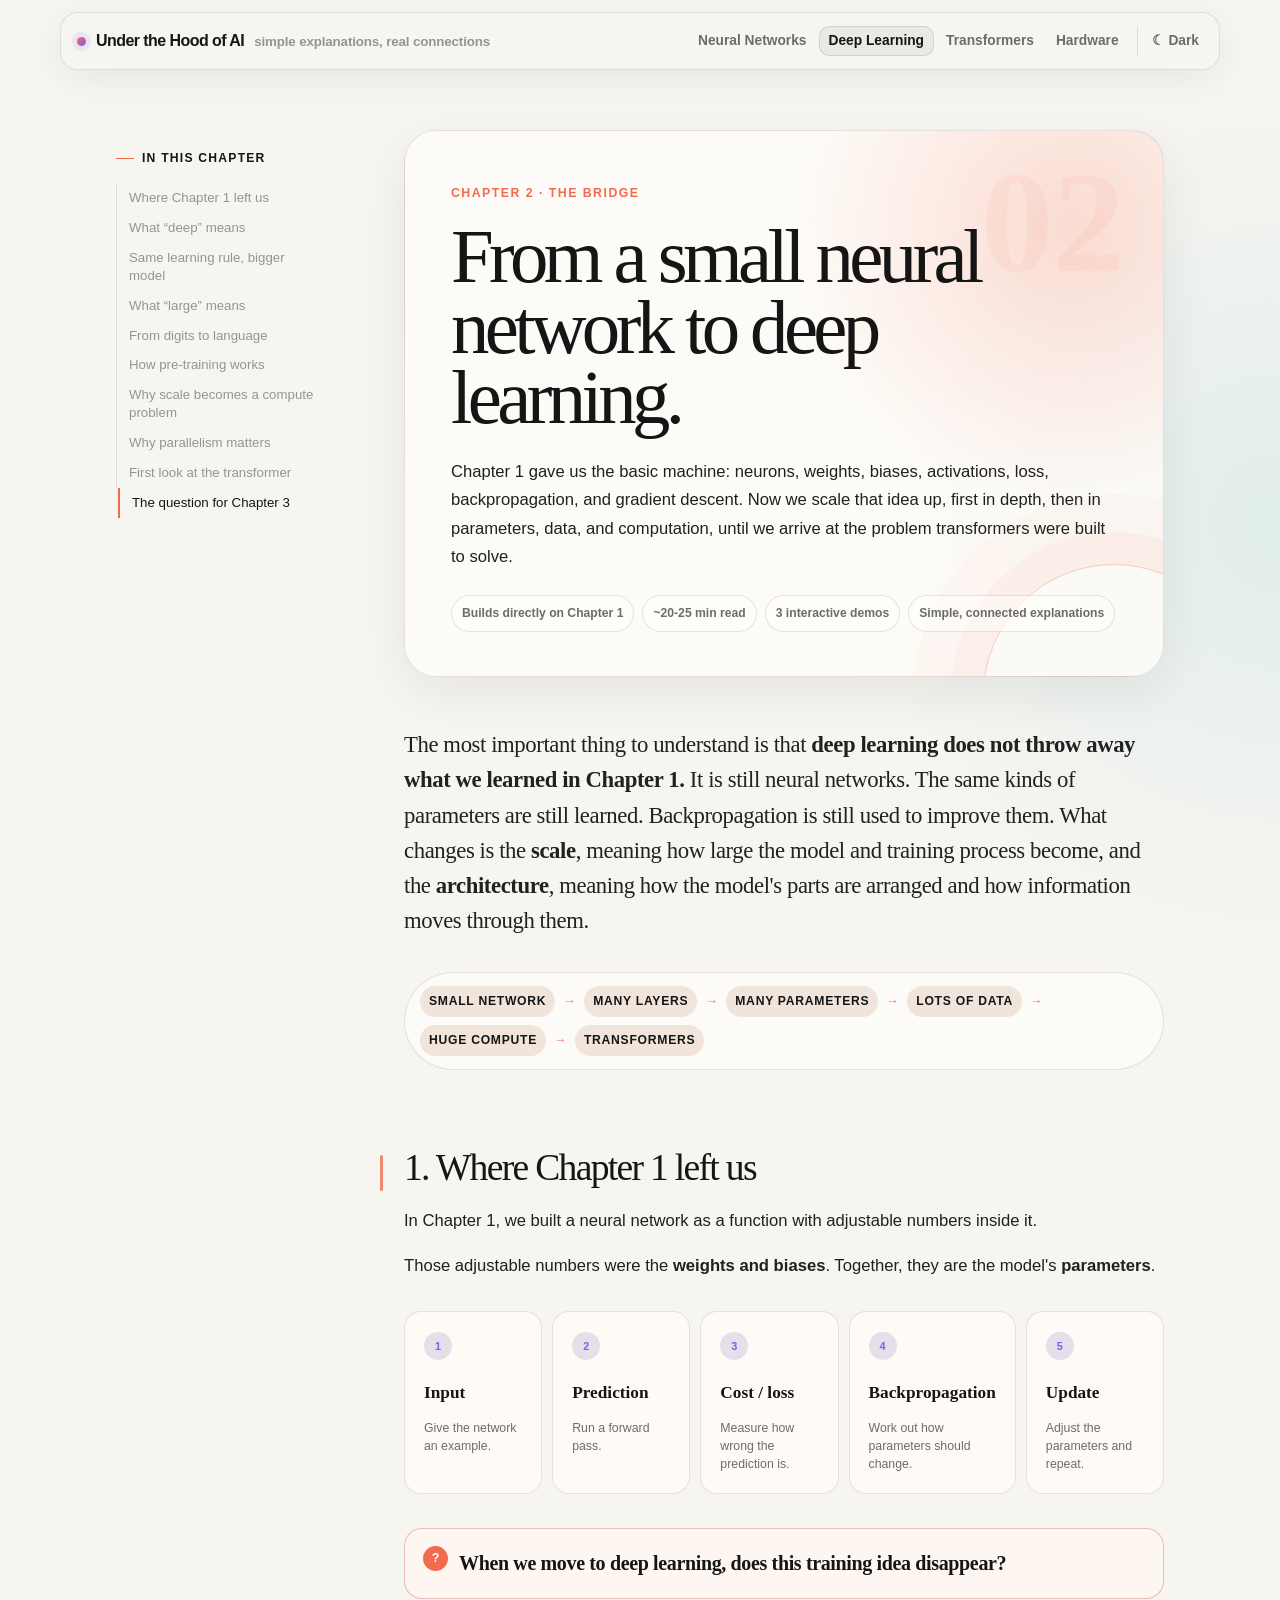
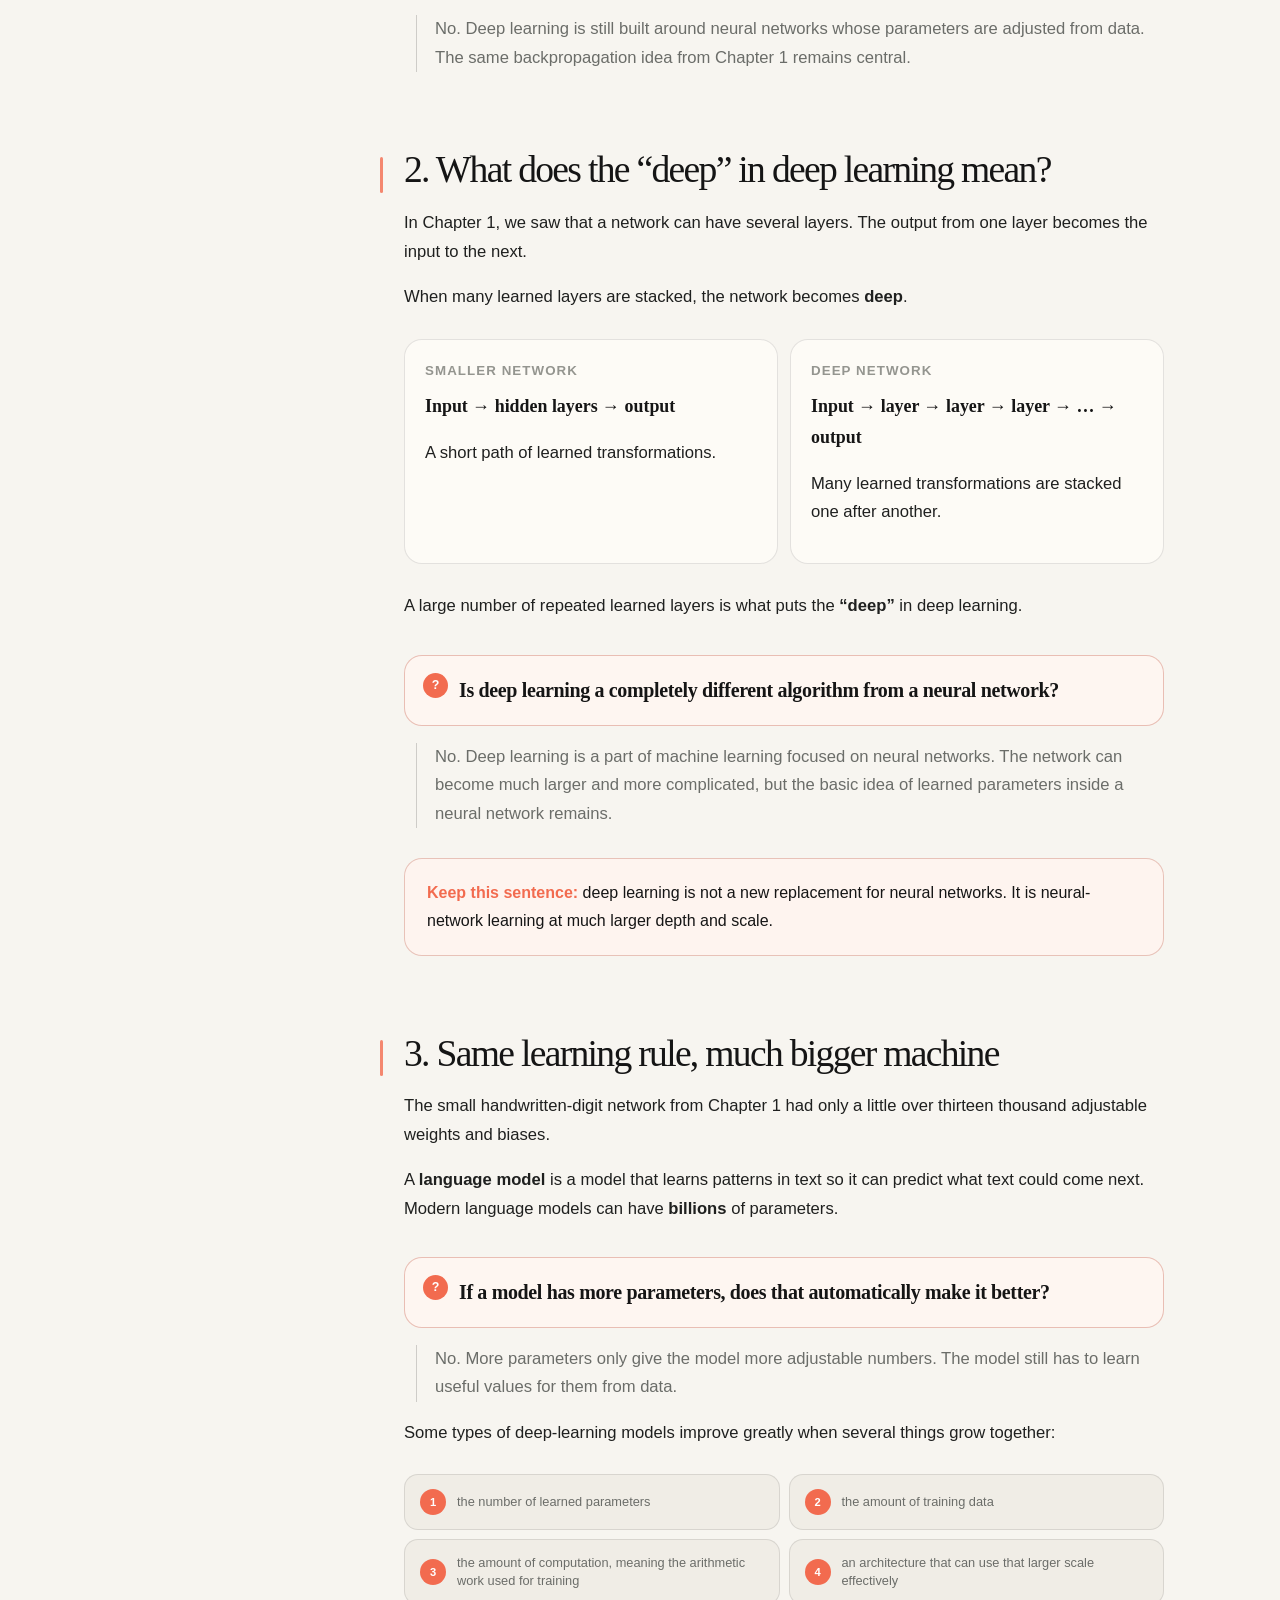
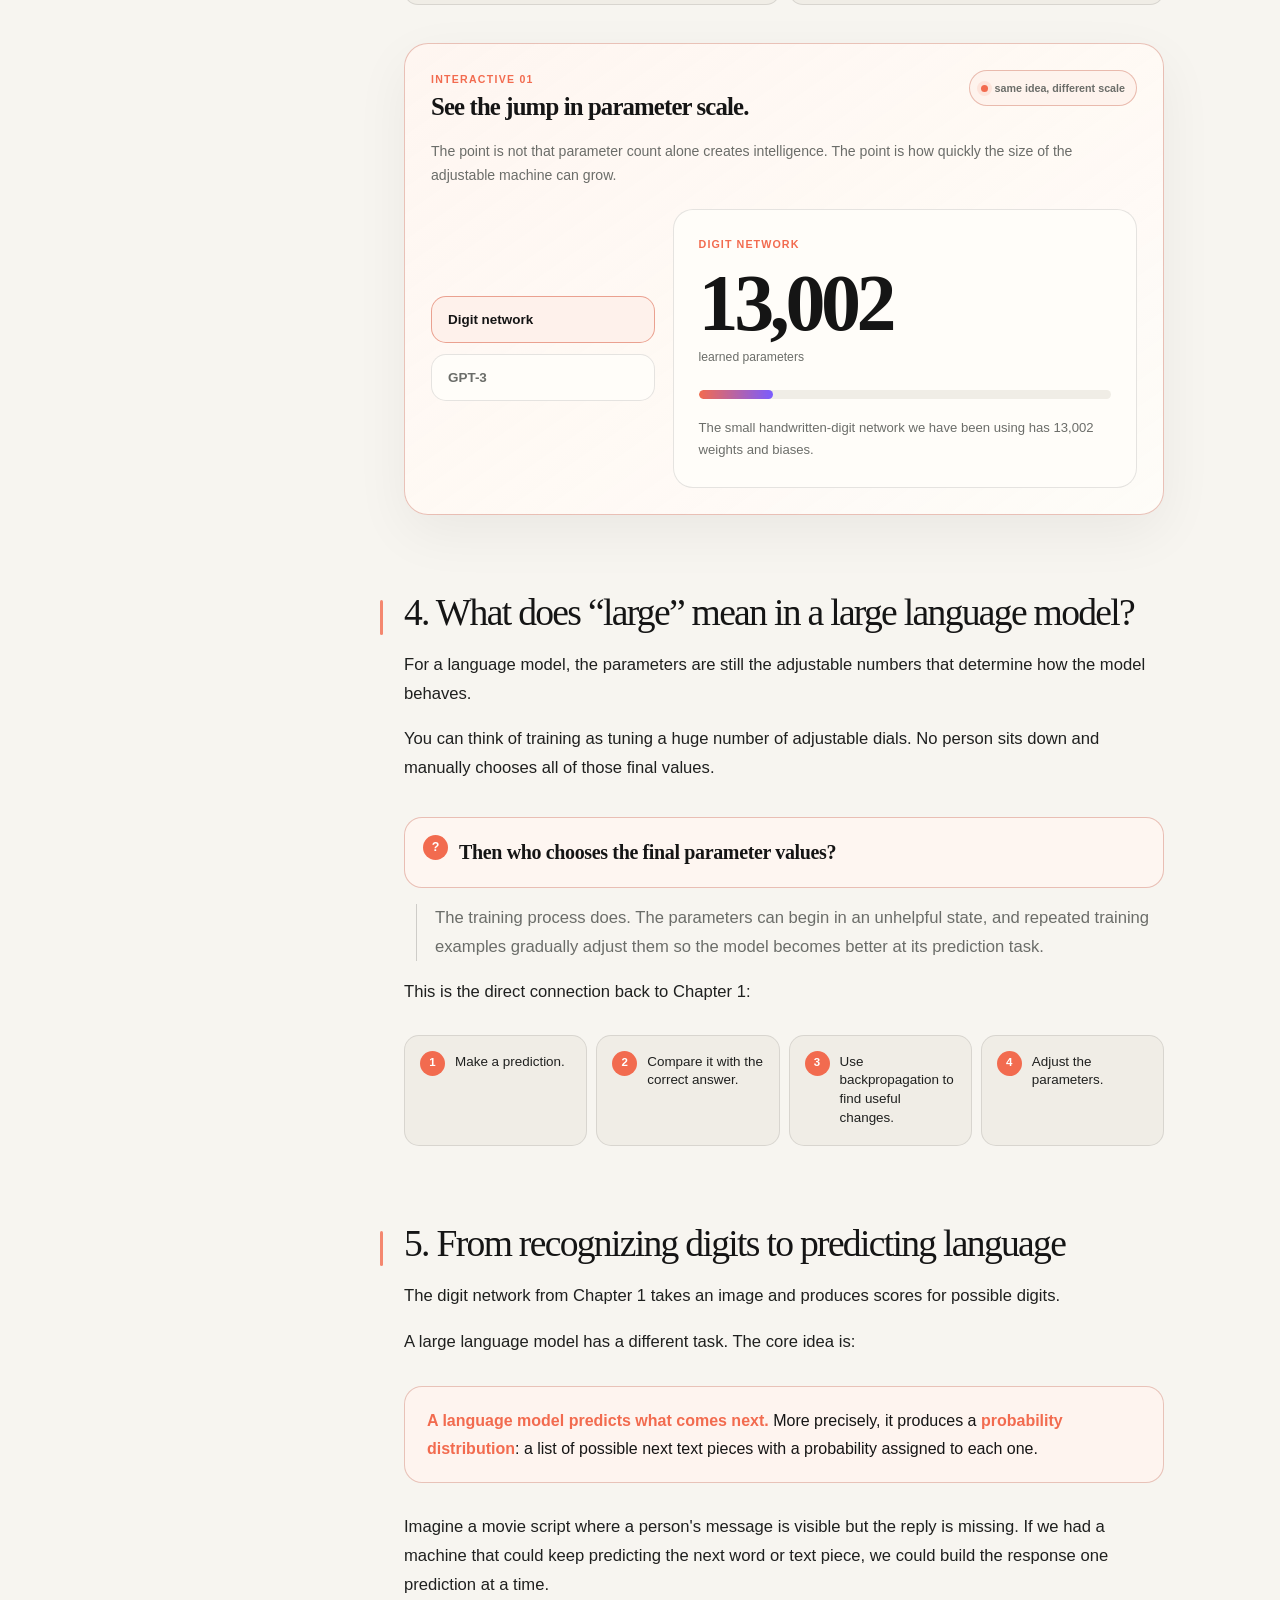
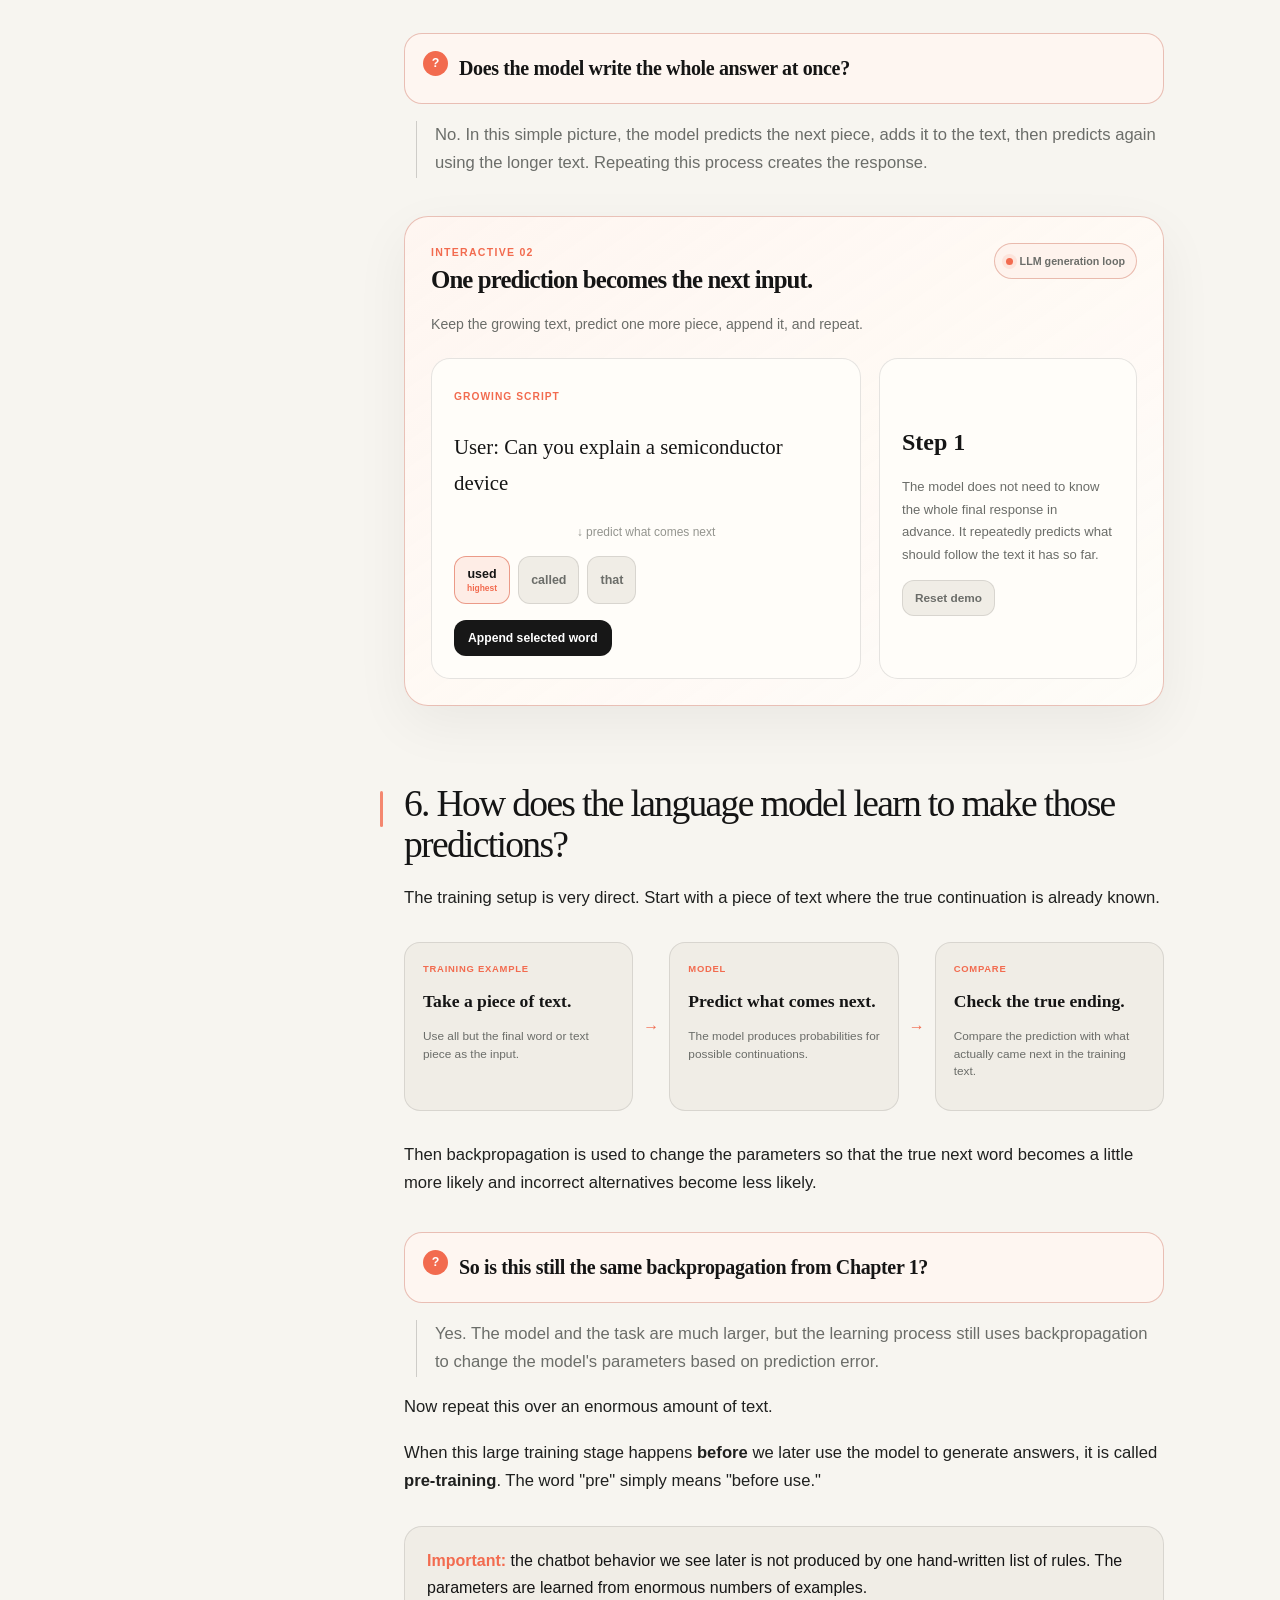
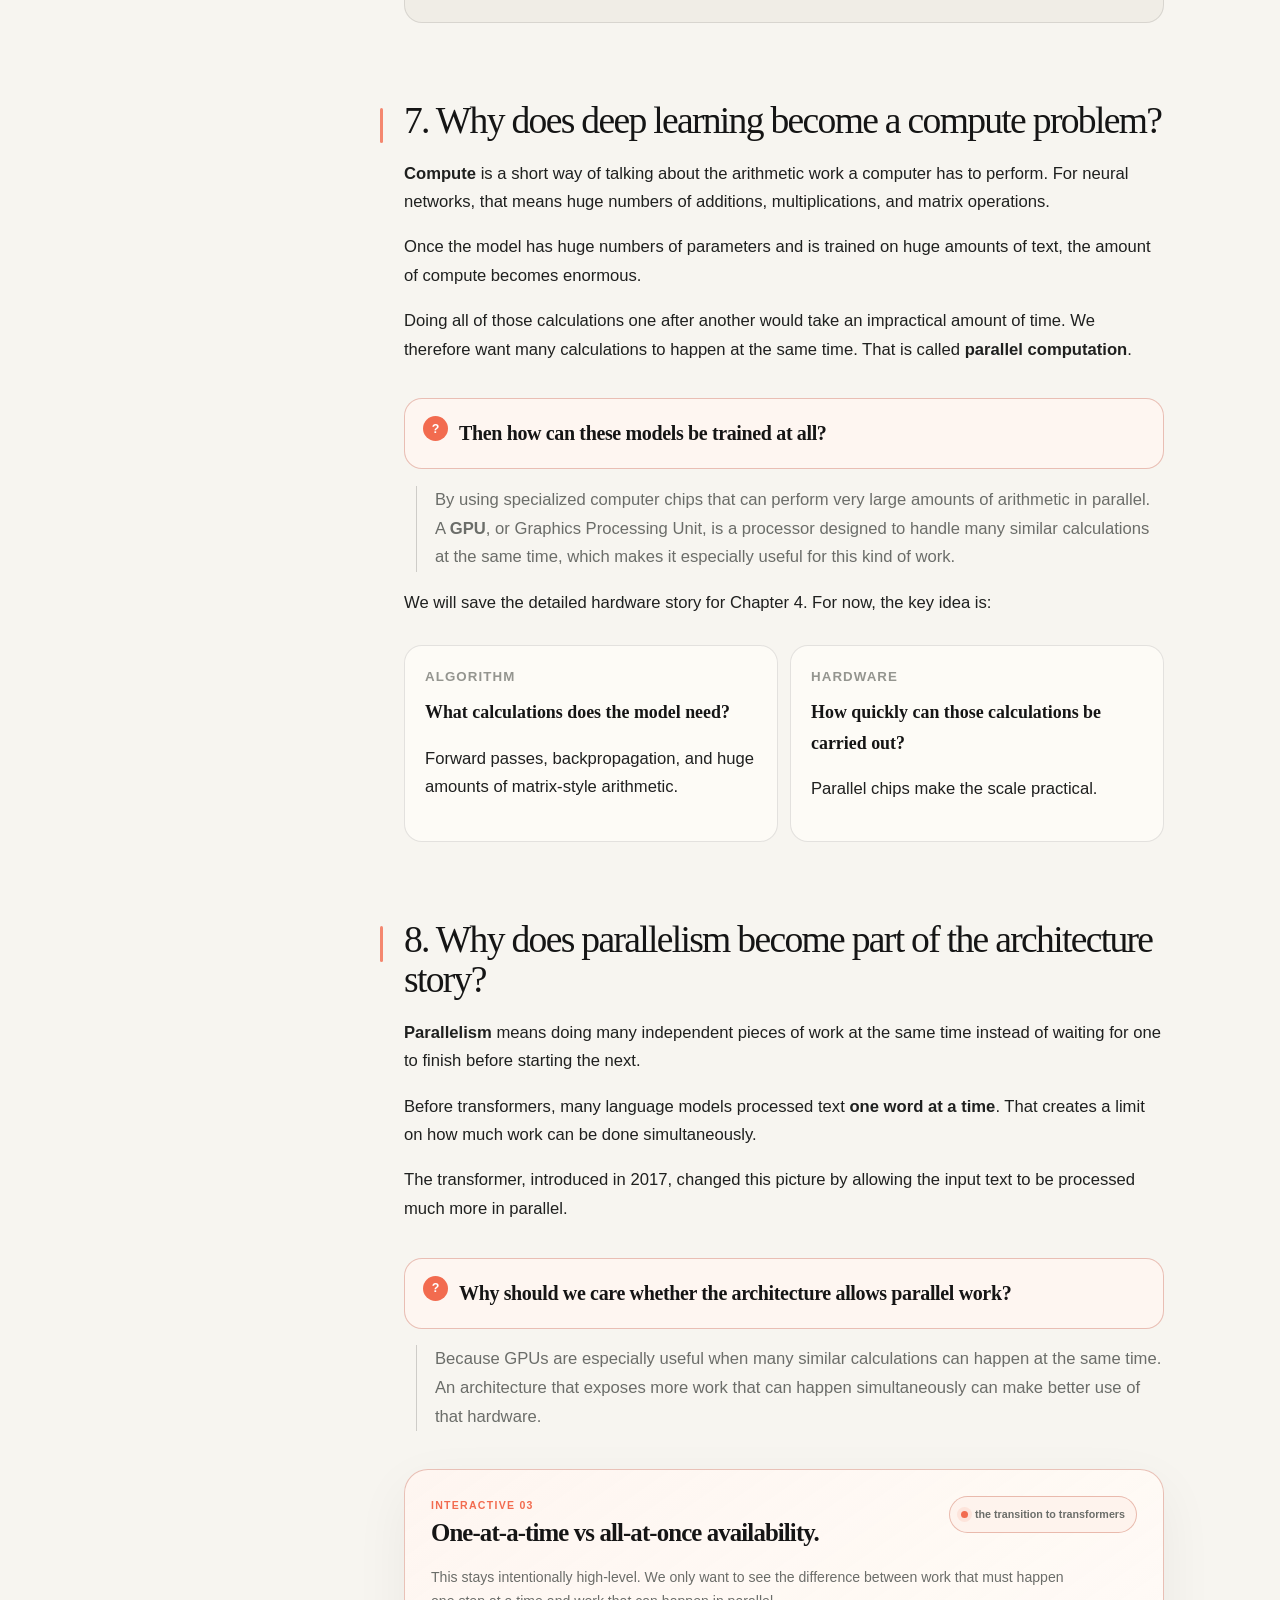
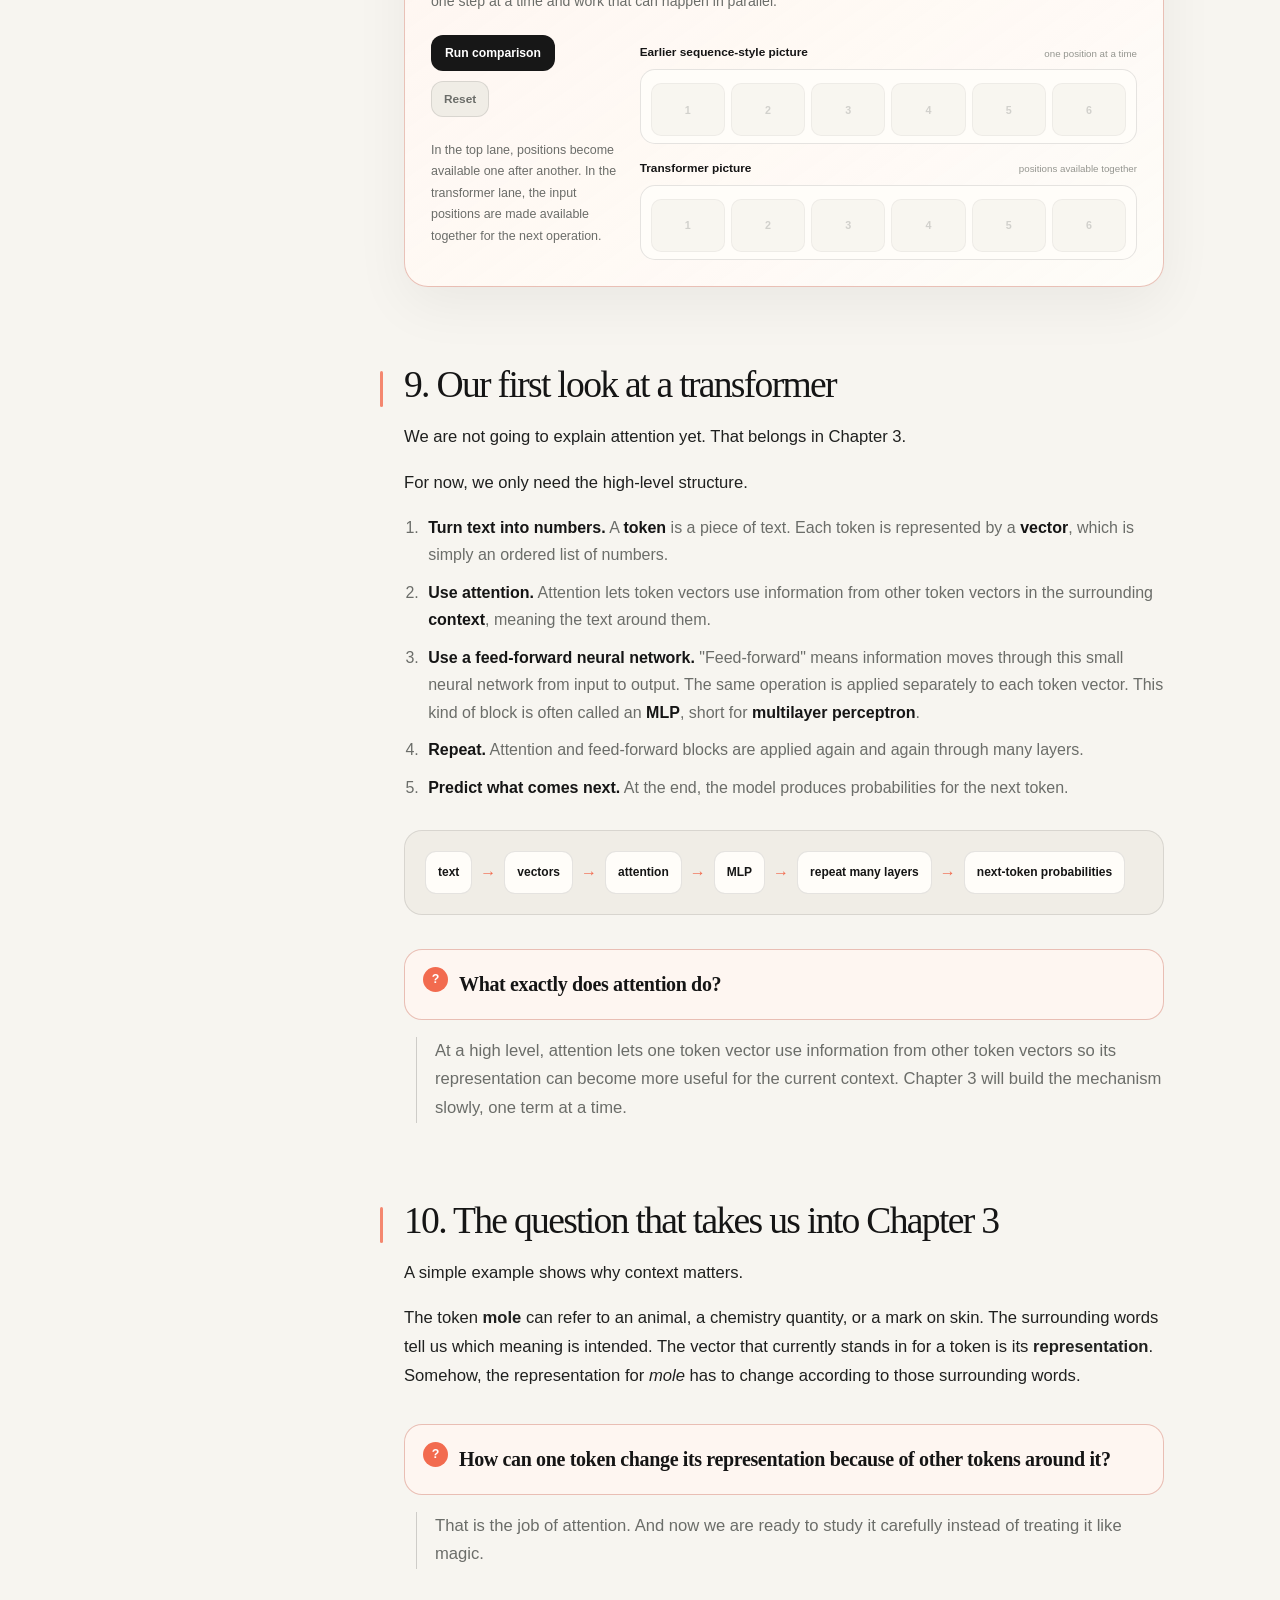
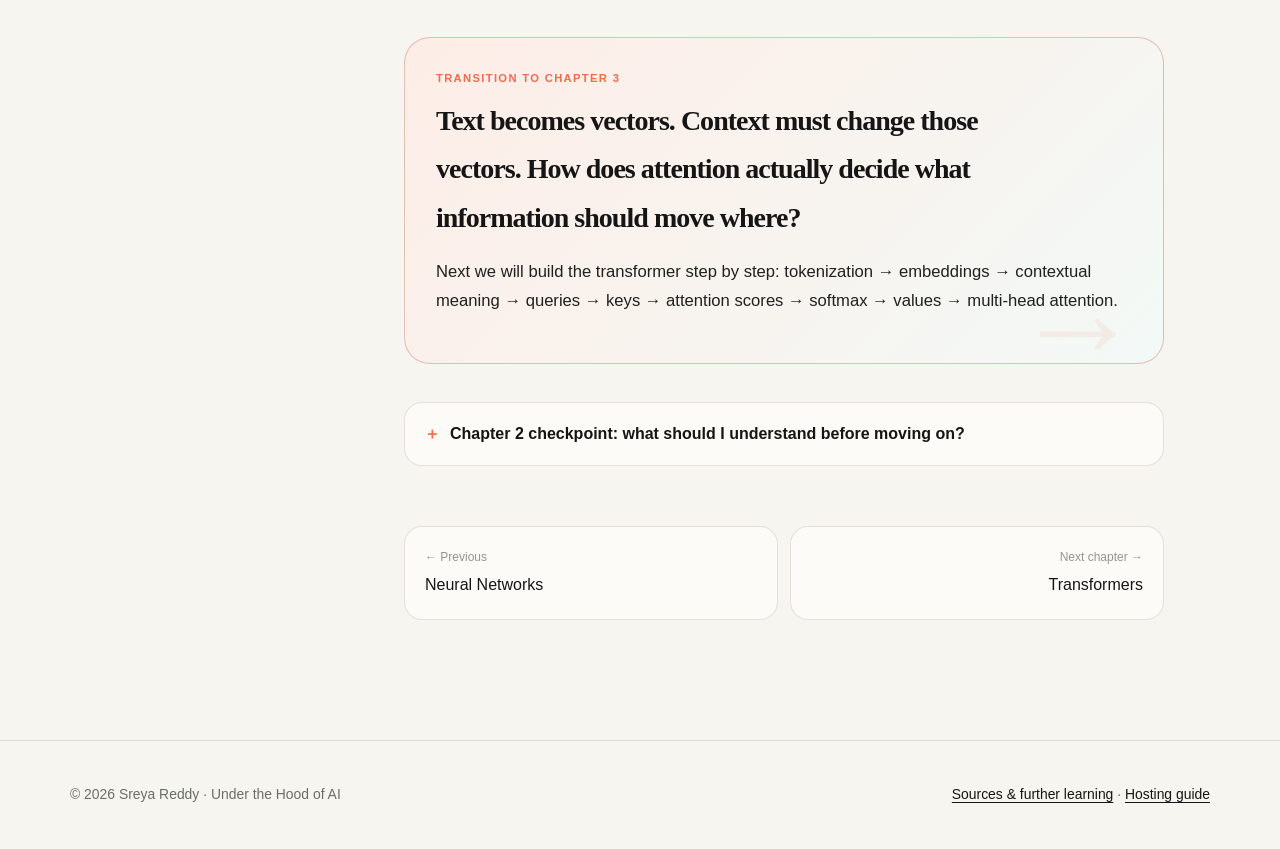
<file: chapter-2-deep-learning.html>
<!doctype html>
<html lang="en">
<head>
  <meta charset="utf-8">
  <meta name="viewport" content="width=device-width, initial-scale=1">
  <meta name="description" content="A simple bridge from neural networks to deep learning and large language models.">
  <meta name="theme-color" content="#f26b4f">
  <meta property="og:title" content="Chapter 2: From Neural Networks to Deep Learning | Under the Hood of AI">
  <meta property="og:description" content="How the small neural network from Chapter 1 scales into deep learning, large language models, and the need for transformers.">
  <meta property="og:type" content="article">
  <title>Chapter 2: From Neural Networks to Deep Learning | Under the Hood of AI</title>
  <link rel="icon" href="favicon.svg" type="image/svg+xml">
  <style>
:root {
  --bg: #f7f5f0;
  --bg-deep: #efebe3;
  --surface: rgba(255,255,255,.72);
  --surface-solid: #fffdf9;
  --surface-2: #f0ede6;
  --text: #151515;
  --muted: #6b6d69;
  --faint: #94958f;
  --line: rgba(22,22,22,.11);
  --line-strong: rgba(22,22,22,.18);
  --accent: #635bff;
  --violet: #7a5cff;
  --cyan: #00a9c7;
  --coral: #f26b4f;
  --lime: #8cae32;
  --code: #111217;
  --code-text: #f5f7fb;
  --shadow: 0 28px 80px rgba(35,31,24,.10);
  --shadow-soft: 0 16px 50px rgba(35,31,24,.07);
  --radius-xl: 34px;
  --radius-lg: 26px;
  --radius-md: 18px;
  --content: 760px;
  --display: "Iowan Old Style", "Palatino Linotype", Palatino, Georgia, serif;
  --sans: Inter, ui-sans-serif, -apple-system, BlinkMacSystemFont, "Segoe UI", sans-serif;
}

[data-theme="dark"] {
  --bg: #0b0d10;
  --bg-deep: #07090b;
  --surface: rgba(20,23,28,.76);
  --surface-solid: #12151a;
  --surface-2: #171b20;
  --text: #f4f2ed;
  --muted: #a6a8aa;
  --faint: #74777b;
  --line: rgba(255,255,255,.10);
  --line-strong: rgba(255,255,255,.17);
  --accent: #8e86ff;
  --violet: #a18bff;
  --cyan: #36c7dc;
  --coral: #ff826a;
  --lime: #b2cf5b;
  --code: #07090c;
  --code-text: #f4f6fa;
  --shadow: 0 28px 90px rgba(0,0,0,.38);
  --shadow-soft: 0 18px 55px rgba(0,0,0,.24);
}

* { box-sizing: border-box; }
html { scroll-behavior: smooth; }
body {
  margin: 0;
  min-height: 100vh;
  font-family: var(--sans);
  color: var(--text);
  background:
    radial-gradient(circle at 8% -10%, color-mix(in srgb,var(--violet) 12%,transparent), transparent 30rem),
    radial-gradient(circle at 100% 5%, color-mix(in srgb,var(--cyan) 9%,transparent), transparent 28rem),
    var(--bg);
  line-height: 1.72;
  -webkit-font-smoothing: antialiased;
  text-rendering: optimizeLegibility;
}
body::before {
  content:"";
  pointer-events:none;
  position:fixed;
  inset:0;
  z-index:-1;
  opacity:.38;
  background-image: radial-gradient(color-mix(in srgb,var(--text) 9%,transparent) .55px, transparent .55px);
  background-size: 8px 8px;
  mask-image: linear-gradient(to bottom, #000, transparent 70%);
}
[data-theme="dark"] body::before { opacity:.18; }
::selection { background: color-mix(in srgb,var(--violet) 30%,transparent); }
body[data-page="chapter-1"] { --page-accent: var(--violet); }
body[data-page="chapter-2"] { --page-accent: var(--coral); }
body[data-page="chapter-3"] { --page-accent: var(--cyan); }
body[data-page="chapter-4"] { --page-accent: var(--lime); }
a { color: inherit; }
button, a { -webkit-tap-highlight-color: transparent; }

.progress-bar {
  position: fixed; inset: 0 auto auto 0; width:0; height:2px; z-index:1000;
  background: linear-gradient(90deg,var(--coral),var(--violet),var(--cyan));
  box-shadow: 0 0 16px color-mix(in srgb,var(--violet) 45%,transparent);
}

/* Floating editorial navigation */
.site-header {
  position:sticky; top:0; z-index:100;
  padding:12px 16px 0;
  pointer-events:none;
}
.nav-wrap {
  pointer-events:auto;
  max-width:1160px; margin:auto;
  min-height:58px; padding:8px 10px 8px 16px;
  display:flex; align-items:center; gap:14px;
  border:1px solid var(--line);
  border-radius:18px;
  background: color-mix(in srgb,var(--bg) 72%,transparent);
  backdrop-filter: blur(22px) saturate(1.25);
  box-shadow: 0 10px 35px rgba(20,18,15,.06);
}
.brand {
  display:flex; align-items:baseline; gap:10px;
  text-decoration:none; white-space:nowrap;
  font-size:1rem; font-weight:850; letter-spacing:-.035em;
}
.brand::before {
  content:""; width:9px; height:9px; border-radius:50%; flex:none;
  background:linear-gradient(135deg,var(--coral),var(--violet));
  box-shadow: 0 0 0 5px color-mix(in srgb,var(--violet) 11%,transparent);
}
.brand small { color:var(--faint); font-weight:650; letter-spacing:-.01em; }
.nav-links { margin-left:auto; display:flex; align-items:center; gap:2px; }
.nav-links a, .theme-btn {
  text-decoration:none; color:var(--muted); border:0; background:transparent;
  padding:8px 10px; border-radius:10px; font:650 .86rem/1 var(--sans); cursor:pointer;
  transition:.2s ease;
}
.nav-links a:hover, .theme-btn:hover, .nav-links a.current { color:var(--text); background:color-mix(in srgb,var(--text) 6%,transparent); }
.nav-links a.current { box-shadow:inset 0 0 0 1px var(--line); }
.theme-btn { border-left:1px solid var(--line); border-radius:0 10px 10px 0; margin-left:6px; padding-left:14px; }
.menu-btn { display:none; margin-left:auto; border:1px solid var(--line); background:var(--surface); color:var(--text); border-radius:11px; padding:8px 10px; }

/* Home hero */
.hero {
  position:relative;
  max-width:1200px; min-height:730px; margin:0 auto;
  padding:92px 24px 70px;
  display:grid; grid-template-columns:1.08fr .92fr; gap:42px; align-items:center;
}
.hero::after {
  content:""; position:absolute; left:24px; right:24px; bottom:0; height:1px;
  background:linear-gradient(90deg,transparent,var(--line-strong),transparent);
}
.hero-copy { position:relative; z-index:2; max-width:720px; }
.eyebrow {
  display:inline-flex; align-items:center; gap:8px;
  color:var(--muted); font-weight:800; letter-spacing:.12em; text-transform:uppercase; font-size:.72rem;
}
.eyebrow::before { content:""; width:26px; height:1px; background:var(--coral); }
.hero h1 {
  font-family:var(--display); font-weight:500;
  font-size:clamp(4rem,7.4vw,7rem); line-height:.89; letter-spacing:-.065em;
  margin:20px 0 28px;
  max-width:820px;
}
.hero h1 .gradient-word {
  display:inline-block;
  background:linear-gradient(105deg,var(--coral),var(--violet) 45%,var(--cyan));
  -webkit-background-clip:text; background-clip:text; color:transparent;
}
.hero .hero-lede { color:var(--muted); font-size:1.12rem; line-height:1.72; max-width:650px; }
.hero-actions { display:flex; flex-wrap:wrap; align-items:center; gap:11px; margin-top:28px; }
.button {
  display:inline-flex; align-items:center; justify-content:center; gap:9px;
  padding:13px 17px; min-height:48px;
  border-radius:14px; border:1px solid var(--line-strong);
  background:color-mix(in srgb,var(--surface-solid) 80%,transparent);
  text-decoration:none; font-weight:780; font-size:.92rem;
  box-shadow:0 8px 22px rgba(18,17,14,.035);
  transition:transform .22s ease, box-shadow .22s ease, border-color .22s ease;
}
.button.primary { color:#fff; border-color:transparent; background:#161616; box-shadow:0 12px 26px rgba(10,10,10,.16); }
[data-theme="dark"] .button.primary { color:#0c0e10; background:#f5f2ea; }
.button:hover { transform:translateY(-2px); box-shadow:var(--shadow-soft); border-color:color-mix(in srgb,var(--violet) 35%,var(--line)); }
.hero-note { color:var(--faint); font-size:.8rem; margin-top:15px; }

/* Hero visual: pure CSS neural constellation */
.hero-visual {
  position:relative; height:520px; min-width:0;
  border-radius:42px;
  background:
    linear-gradient(var(--line) 1px,transparent 1px),
    linear-gradient(90deg,var(--line) 1px,transparent 1px),
    radial-gradient(circle at 52% 44%, color-mix(in srgb,var(--violet) 18%,transparent),transparent 37%),
    color-mix(in srgb,var(--surface-solid) 66%,transparent);
  background-size:42px 42px,42px 42px,auto,auto;
  border:1px solid var(--line);
  overflow:hidden;
  box-shadow:var(--shadow);
  isolation:isolate;
}
.hero-visual::before {
  content:""; position:absolute; width:360px; height:360px; border-radius:50%;
  left:50%; top:50%; transform:translate(-50%,-50%);
  border:1px solid color-mix(in srgb,var(--violet) 25%,transparent);
  box-shadow: inset 0 0 80px color-mix(in srgb,var(--violet) 8%,transparent);
}
.hero-visual::after {
  content:""; position:absolute; width:470px; height:470px; border-radius:50%;
  left:50%; top:50%; transform:translate(-50%,-50%);
  border:1px dashed color-mix(in srgb,var(--cyan) 23%,transparent);
  animation: spin 32s linear infinite;
}
@keyframes spin { to { transform:translate(-50%,-50%) rotate(360deg); } }
.visual-label {
  position:absolute; left:24px; top:22px; z-index:4;
  font:750 .72rem/1 var(--sans); letter-spacing:.11em; text-transform:uppercase; color:var(--faint);
}
.visual-stage {
  position:absolute; inset:78px 52px 72px; display:flex; align-items:center; justify-content:center;
}
.v-line { height:1px; flex:1; max-width:72px; background:linear-gradient(90deg,var(--line-strong),color-mix(in srgb,var(--violet) 55%,transparent)); position:relative; }
.v-line::after { content:""; position:absolute; right:-3px; top:-3px; width:7px; height:7px; border-radius:50%; background:var(--violet); box-shadow:0 0 18px var(--violet); }
.v-stack { display:grid; gap:17px; position:relative; z-index:2; }
.v-node {
  width:70px; height:70px; border-radius:22px; display:grid; place-items:center;
  border:1px solid var(--line-strong); background:color-mix(in srgb,var(--surface-solid) 82%,transparent);
  box-shadow:0 12px 32px rgba(20,18,15,.08); font-weight:850; font-size:.78rem;
}
.v-stack.center .v-node { width:88px; height:88px; border-radius:50%; background:linear-gradient(135deg,color-mix(in srgb,var(--coral) 88%,#fff),color-mix(in srgb,var(--violet) 88%,#fff)); color:white; border:0; box-shadow:0 20px 42px color-mix(in srgb,var(--violet) 22%,transparent); }
.v-stack.out .v-node { border-color:color-mix(in srgb,var(--cyan) 35%,var(--line)); }
.hero-visual .mini-caption {
  position:absolute; left:24px; right:24px; bottom:22px; z-index:4;
  display:flex; align-items:center; justify-content:space-between; gap:16px;
  color:var(--muted); font-size:.76rem;
}
.mini-caption span:last-child { color:var(--text); font-weight:750; }

.section { max-width:1180px; margin:auto; padding:86px 24px; }
.section-header { display:grid; grid-template-columns:1fr 1fr; gap:40px; align-items:end; margin-bottom:34px; }
.section h2 {
  font-family:var(--display); font-weight:500;
  font-size:clamp(2.7rem,5vw,4.8rem); line-height:1; letter-spacing:-.052em; margin:12px 0 0;
}
.section-lede { color:var(--muted); max-width:700px; font-size:1.02rem; margin:0; }

/* Bento chapter cards */
.chapter-grid { display:grid; grid-template-columns:1.08fr .92fr; gap:18px; margin-top:34px; }
.chapter-card {
  --card-accent: var(--violet);
  position:relative; display:grid; grid-template-columns:1fr 150px; gap:20px;
  min-height:310px; overflow:hidden;
  text-decoration:none; padding:29px;
  border:1px solid var(--line); border-radius:30px;
  background:color-mix(in srgb,var(--surface-solid) 77%,transparent);
  box-shadow:0 10px 40px rgba(28,25,20,.04);
  transition:transform .28s cubic-bezier(.2,.8,.2,1), box-shadow .28s ease, border-color .28s ease;
}
.chapter-card:nth-child(2){ --card-accent:var(--coral); }
.chapter-card:nth-child(3){ --card-accent:var(--cyan); }
.chapter-card:nth-child(4){ --card-accent:var(--lime); }
.chapter-card:nth-child(3), .chapter-card:nth-child(4) { min-height:290px; }
.chapter-card::before {
  content:""; position:absolute; inset:auto -100px -150px auto; width:300px; height:300px; border-radius:50%;
  background:radial-gradient(circle,color-mix(in srgb,var(--card-accent) 18%,transparent),transparent 68%);
}
.chapter-card:hover { transform:translateY(-5px); border-color:color-mix(in srgb,var(--card-accent) 40%,var(--line)); box-shadow:var(--shadow); }
.chapter-content { position:relative; z-index:2; display:flex; flex-direction:column; }
.chapter-no { color:var(--card-accent); font-weight:900; font-size:.78rem; letter-spacing:.12em; text-transform:uppercase; }
.chapter-card h3 { font-family:var(--display); font-weight:520; font-size:2rem; line-height:1.03; letter-spacing:-.045em; margin:28px 0 12px; max-width:410px; }
.chapter-card p { color:var(--muted); font-size:.93rem; line-height:1.62; max-width:440px; }
.card-foot { margin-top:auto; display:flex; align-items:center; gap:9px; font-size:.82rem; font-weight:750; }
.card-foot i { width:29px; height:29px; border:1px solid var(--line); border-radius:50%; display:grid; place-items:center; font-style:normal; transition:.2s ease; }
.chapter-card:hover .card-foot i { transform:translateX(3px); border-color:var(--card-accent); color:var(--card-accent); }
.chapter-art { position:relative; min-height:220px; align-self:stretch; }
.chapter-art .art-node { position:absolute; width:45px; height:45px; border:1px solid color-mix(in srgb,var(--card-accent) 45%,var(--line)); border-radius:50%; background:var(--surface-solid); box-shadow:0 8px 22px rgba(20,18,15,.06); }
.chapter-art .art-node:nth-child(1){left:0;top:22px}.chapter-art .art-node:nth-child(2){right:3px;top:5px}.chapter-art .art-node:nth-child(3){left:26px;top:102px}.chapter-art .art-node:nth-child(4){right:6px;top:128px}.chapter-art .art-node:nth-child(5){left:58px;bottom:8px}
.chapter-art::before,.chapter-art::after{content:"";position:absolute;left:22px;right:24px;height:1px;top:75px;background:linear-gradient(90deg,transparent,color-mix(in srgb,var(--card-accent) 55%,transparent),transparent);transform:rotate(-22deg);transform-origin:center}.chapter-art::after{top:138px;transform:rotate(29deg)}
.chapter-card:nth-child(2) .chapter-art::before{left:30px;right:14px;top:38px;height:150px;border-left:1px solid color-mix(in srgb,var(--card-accent) 30%,transparent);border-right:1px solid color-mix(in srgb,var(--card-accent) 30%,transparent);background:repeating-linear-gradient(to bottom,color-mix(in srgb,var(--card-accent) 15%,transparent) 0 13px,transparent 13px 25px);transform:none}
.chapter-card:nth-child(3) .chapter-art{display:grid;grid-template-columns:repeat(4,1fr);gap:7px;align-content:center}.chapter-card:nth-child(3) .chapter-art .art-node{position:static;width:auto;height:42px;border-radius:10px}.chapter-card:nth-child(3) .chapter-art .art-node:nth-child(3),.chapter-card:nth-child(3) .chapter-art .art-node:nth-child(7){background:color-mix(in srgb,var(--card-accent) 25%,var(--surface-solid))}.chapter-card:nth-child(3) .chapter-art::before,.chapter-card:nth-child(3) .chapter-art::after{display:none}
.chapter-card:nth-child(4) .chapter-art{display:grid;grid-template-columns:repeat(6,1fr);gap:5px;align-content:center}.chapter-card:nth-child(4) .chapter-art .art-node{position:static;width:auto;height:auto;aspect-ratio:1;border-radius:5px;background:color-mix(in srgb,var(--card-accent) 17%,var(--surface-solid))}.chapter-card:nth-child(4) .chapter-art::before,.chapter-card:nth-child(4) .chapter-art::after{display:none}

/* Philosophy / explainer section */
.promise { display:grid; grid-template-columns:1.1fr .9fr; gap:18px; margin-top:32px; }
.panel {
  position:relative; overflow:hidden;
  background:color-mix(in srgb,var(--surface-solid) 76%,transparent);
  border:1px solid var(--line); border-radius:28px; padding:30px;
  box-shadow:0 10px 40px rgba(25,22,18,.035);
}
.panel h3 { font-family:var(--display); font-weight:530; font-size:1.8rem; line-height:1.1; letter-spacing:-.035em; margin:0 0 18px; }
.panel h2 { font-family:var(--display); font-size:2rem; }
.panel p, .panel li { color:var(--muted); }
.panel ul { padding-left:18px; }
.panel li { margin:9px 0; }
.question-cloud { display:flex; flex-wrap:wrap; gap:9px; margin-top:22px; }
.question-chip { padding:9px 12px; border-radius:999px; background:var(--surface-2); border:1px solid var(--line); font-size:.82rem; color:var(--muted); }
.big-quote { font-family:var(--display); font-size:clamp(2rem,4vw,3.5rem); line-height:1.04; letter-spacing:-.045em; color:var(--text)!important; max-width:620px; }
.big-quote em { color:var(--violet); font-style:normal; }
.story-strip { margin-top:18px; display:grid; grid-template-columns:repeat(7,1fr); gap:8px; }
.story-strip span { position:relative; min-height:68px; padding:10px 8px; border:1px solid var(--line); border-radius:14px; background:var(--surface-2); display:flex; align-items:end; font-size:.68rem; font-weight:800; line-height:1.15; }
.story-strip span:not(:last-child)::after { content:"→"; position:absolute; right:-8px; top:8px; z-index:2; color:var(--faint); }

/* Article shell */
.article-shell {
  max-width:1180px; margin:0 auto; padding:60px 24px 110px;
  display:grid; grid-template-columns:220px minmax(0,var(--content)); gap:68px; justify-content:center;
}
.toc {
  position:sticky; top:94px; align-self:start; max-height:calc(100vh - 116px); overflow:auto;
  padding:18px 14px 18px 0; font-size:.83rem;
}
.toc strong { display:flex; align-items:center; gap:8px; margin:0 0 14px; color:var(--text); font-size:.76rem; letter-spacing:.1em; text-transform:uppercase; }
.toc strong::before{content:"";width:18px;height:1px;background:var(--coral)}
.toc a { display:block; text-decoration:none; color:var(--faint); padding:6px 0 6px 12px; border-left:1px solid var(--line); line-height:1.35; transition:.18s ease; }
.toc a:hover,.toc a.active { color:var(--text); border-left:2px solid var(--page-accent,var(--violet)); transform:translateX(2px); }
.article { min-width:0; }
.article-head {
  --page-accent:var(--violet);
  position:relative; isolation:isolate; overflow:hidden;
  padding:52px 46px 44px; margin-bottom:50px;
  border:1px solid var(--line); border-radius:32px;
  background:
    radial-gradient(circle at 88% 18%,color-mix(in srgb,var(--page-accent) 22%,transparent),transparent 17rem),
    color-mix(in srgb,var(--surface-solid) 76%,transparent);
  box-shadow:var(--shadow-soft);
}
body[data-page="chapter-2"] .article-head{--page-accent:var(--coral)}
body[data-page="chapter-3"] .article-head{--page-accent:var(--cyan)}
body[data-page="chapter-4"] .article-head{--page-accent:var(--lime)}
.article-head::after {
  content:""; position:absolute; z-index:-1; width:260px; height:260px; right:-82px; bottom:-150px; border-radius:50%;
  border:1px solid color-mix(in srgb,var(--page-accent) 35%,transparent);
  box-shadow:0 0 0 32px color-mix(in srgb,var(--page-accent) 5%,transparent),0 0 0 70px color-mix(in srgb,var(--page-accent) 3%,transparent);
}
.article-head .kicker { color:var(--page-accent); font-weight:900; font-size:.77rem; letter-spacing:.12em; text-transform:uppercase; }
.article-head h1 {
  font-family:var(--display); font-weight:520;
  font-size:clamp(3.2rem,6vw,5.8rem); line-height:.92; letter-spacing:-.06em; margin:18px 0 24px; max-width:760px;
}
.article-head p { color:var(--muted); font-size:1.1rem; line-height:1.7; max-width:680px; }
.article-meta { display:flex; flex-wrap:wrap; gap:8px; margin-top:24px; }
.article-meta span { color:var(--muted); font-size:.76rem; font-weight:720; padding:7px 10px; border:1px solid var(--line); border-radius:999px; background:color-mix(in srgb,var(--surface-solid) 55%,transparent); }
.article .lead { font-family:var(--display); font-size:1.42rem; line-height:1.55; letter-spacing:-.018em; color:color-mix(in srgb,var(--text) 86%,var(--muted)); }
.article h2 {
  position:relative; font-family:var(--display); font-weight:540;
  font-size:2.35rem; line-height:1.08; letter-spacing:-.045em; margin:78px 0 18px; scroll-margin-top:105px;
}
.article h2::before { content:""; position:absolute; left:-24px; top:.18em; width:3px; height:.95em; border-radius:3px; background:var(--page-accent,var(--violet)); opacity:.8; }
.article h3 { font-size:1.35rem; letter-spacing:-.025em; margin-top:40px; scroll-margin-top:105px; }
.article p { font-size:1.04rem; color:color-mix(in srgb,var(--text) 88%,var(--muted)); }
.question {
  position:relative; margin:34px 0 12px; padding:20px 22px 20px 54px;
  border:1px solid color-mix(in srgb,var(--page-accent,var(--violet)) 27%,var(--line)); border-radius:18px;
  background:color-mix(in srgb,var(--page-accent,var(--violet)) 5%,var(--surface-solid));
  font-family:var(--display); font-size:1.25rem; font-weight:650; line-height:1.45; letter-spacing:-.018em;
}
.question::before { content:"?"; position:absolute; left:18px; top:17px; width:25px; height:25px; border-radius:50%; display:grid; place-items:center; background:var(--page-accent,var(--violet)); color:#fff; font:850 .78rem/1 var(--sans); }
.answer { color:var(--muted)!important; border-left:1px solid var(--line-strong); padding-left:18px; margin-left:12px; }
.callout { background:var(--surface-2); border:1px solid var(--line); border-radius:18px; padding:20px 22px; margin:30px 0; }
.callout strong { color:var(--page-accent,var(--violet)); }
.simple { background:color-mix(in srgb,var(--page-accent,var(--violet)) 6%,var(--surface-solid)); border-color:color-mix(in srgb,var(--page-accent,var(--violet)) 23%,var(--line)); }
.code,pre { position:relative; background:var(--code); color:var(--code-text); border-radius:18px; padding:21px 22px; overflow:auto; font-family:"SFMono-Regular",Consolas,"Liberation Mono",monospace; font-size:.9rem; line-height:1.65; box-shadow:inset 0 1px rgba(255,255,255,.05); }
pre::before { content:""; display:block; width:7px; height:7px; border-radius:50%; background:#ff6b5f; box-shadow:12px 0 #f2bf55,24px 0 #62c554; margin-bottom:18px; opacity:.85; }
code:not(pre code) { background:var(--surface-2); padding:.14em .38em; border:1px solid var(--line); border-radius:6px; font-size:.88em; }
.math {
  text-align:center; font-family:var(--display); font-style:italic; font-size:1.35rem;
  padding:23px; margin:28px 0; border:1px solid var(--line); border-radius:18px;
  background:linear-gradient(135deg,color-mix(in srgb,var(--surface-solid) 82%,transparent),color-mix(in srgb,var(--page-accent,var(--violet)) 5%,var(--surface-solid)));
  box-shadow:0 8px 30px rgba(25,22,18,.035);
}
.diagram { position:relative; margin:34px 0; padding:25px; overflow:auto; border:1px solid var(--line); border-radius:24px; background:color-mix(in srgb,var(--surface-solid) 78%,transparent); box-shadow:0 12px 40px rgba(25,22,18,.045); }
.diagram::after{content:"visual model";position:absolute;right:15px;top:13px;color:var(--faint);font-size:.62rem;letter-spacing:.12em;text-transform:uppercase;font-weight:800}
.diagram-title { font-family:var(--display); font-weight:650; margin-bottom:20px; font-size:1.14rem; }
.node-row { display:flex; align-items:center; justify-content:center; gap:16px; min-width:520px; }
.node-col { display:grid; gap:10px; }
.node { width:56px; height:56px; border-radius:50%; border:1px solid color-mix(in srgb,var(--page-accent,var(--violet)) 50%,var(--line)); display:grid; place-items:center; background:var(--surface-solid); font-weight:800; box-shadow:0 7px 22px rgba(20,18,15,.06); }
.arrow-line { color:var(--faint); font-size:1.2rem; }
.matrix { display:grid; grid-template-columns:repeat(4,48px); gap:5px; justify-content:center; }
.cell { height:48px; border-radius:9px; background:color-mix(in srgb,var(--page-accent,var(--violet)) 11%,var(--surface-2)); display:grid; place-items:center; font-size:.76rem; }
.cell.hot { background:color-mix(in srgb,var(--page-accent,var(--violet)) 72%,var(--surface)); color:#fff; }
.cpu-gpu { display:grid; grid-template-columns:1fr 1fr; gap:18px; min-width:550px; }
.chip { border:1px solid var(--line); border-radius:17px; padding:18px; background:var(--surface-solid); }
.core-grid { display:grid; gap:5px; margin-top:12px; }.core-grid.cpu{grid-template-columns:repeat(4,1fr)}.core-grid.gpu{grid-template-columns:repeat(12,1fr)}
.core { aspect-ratio:1; border-radius:4px; background:color-mix(in srgb,var(--page-accent,var(--violet)) 30%,var(--surface-2)); }.core.cpu-core{border-radius:9px;background:color-mix(in srgb,var(--cyan) 34%,var(--surface-2))}
.check { margin:38px 0; border:1px solid var(--line); background:color-mix(in srgb,var(--surface-solid) 78%,transparent); border-radius:18px; overflow:hidden; }
.check summary { cursor:pointer; font-weight:820; padding:17px 19px; list-style:none; }.check summary::-webkit-details-marker{display:none}.check summary::before{content:"＋";margin-right:10px;color:var(--page-accent,var(--violet))}.check[open] summary::before{content:"−"}.check p{padding:0 19px 17px;margin:0;color:var(--muted)}
.transition { position:relative; overflow:hidden; margin:68px 0 14px; padding:31px; border-radius:26px; background:linear-gradient(135deg,color-mix(in srgb,var(--page-accent,var(--violet)) 11%,var(--surface-solid)),color-mix(in srgb,var(--cyan) 5%,var(--surface-solid))); border:1px solid color-mix(in srgb,var(--page-accent,var(--violet)) 26%,var(--line)); }
.transition::after{content:"→";position:absolute;right:21px;bottom:-28px;font-family:var(--display);font-size:8rem;line-height:1;color:color-mix(in srgb,var(--page-accent,var(--violet)) 9%,transparent)}
.transition .label { font-size:.7rem; color:var(--page-accent,var(--violet)); font-weight:900; text-transform:uppercase; letter-spacing:.12em; }
.transition h3 { font-family:var(--display); margin:9px 0 10px; font-size:1.75rem; font-weight:570; letter-spacing:-.035em; max-width:610px; }
.chapter-nav { display:grid; grid-template-columns:1fr 1fr; gap:12px; margin-top:60px; }
.chapter-nav a { position:relative; overflow:hidden; text-decoration:none; border:1px solid var(--line); border-radius:18px; padding:20px; background:color-mix(in srgb,var(--surface-solid) 76%,transparent); transition:.22s ease; }
.chapter-nav a:hover { transform:translateY(-2px); border-color:color-mix(in srgb,var(--page-accent,var(--violet)) 35%,var(--line)); box-shadow:var(--shadow-soft); }
.chapter-nav a:last-child{text-align:right}.chapter-nav span{display:block;color:var(--faint);font-size:.75rem;margin-bottom:4px}
.sources { border-top:1px solid var(--line); margin-top:60px; padding-top:30px; }.sources li{margin:10px 0;color:var(--muted)}.sources a{color:var(--text);text-underline-offset:3px}

/* Sources page */
body[data-page="sources"] main.section { max-width:930px!important; }
body[data-page="sources"] main.section>h1 { font-family:var(--display); font-weight:520; letter-spacing:-.055em; }
body[data-page="sources"] .panel { padding:34px; }
body[data-page="sources"] .panel strong { color:var(--violet); }

.site-footer { margin-top:10px; border-top:1px solid var(--line); padding:42px 24px; color:var(--muted); }
.footer-wrap { max-width:1140px; margin:auto; display:flex; justify-content:space-between; gap:30px; font-size:.87rem; }
.footer-wrap strong { color:var(--text); }
.footer-wrap a { color:var(--text); text-underline-offset:3px; }

/* Scroll reveal */
.reveal { opacity:0; transform:translateY(16px); transition:opacity .65s ease,transform .65s cubic-bezier(.2,.8,.2,1); }
.reveal.visible { opacity:1; transform:none; }

@media (max-width: 980px) {
  .hero { grid-template-columns:1fr; min-height:auto; padding-top:70px; }
  .hero-copy { max-width:780px; }
  .hero-visual { height:450px; }
  .chapter-grid { grid-template-columns:1fr; }
  .section-header { grid-template-columns:1fr; gap:18px; }
  .article-shell { grid-template-columns:minmax(0,var(--content)); gap:0; }
  .toc { display:none; }
  .promise { grid-template-columns:1fr; }
}

@media (max-width: 760px) {
  .site-header { padding:8px 10px 0; }
  .nav-wrap { min-height:54px; padding:7px 8px 7px 14px; border-radius:15px; }
  .brand small { display:none; }
  .menu-btn { display:block; }
  .nav-links { display:none; position:absolute; top:68px; left:10px; right:10px; padding:10px; border:1px solid var(--line); border-radius:16px; background:var(--surface-solid); box-shadow:var(--shadow); }
  .nav-links.open { display:grid; }
  .nav-links a,.theme-btn { padding:11px; text-align:left; border-left:0; margin-left:0; border-radius:10px; }
  .hero { padding:72px 18px 54px; gap:34px; }
  .hero h1 { font-size:clamp(3.5rem,17vw,5rem); }
  .hero-visual { height:390px; border-radius:28px; }
  .visual-stage { inset:76px 24px 70px; }.v-node{width:52px;height:52px;border-radius:16px}.v-stack.center .v-node{width:72px;height:72px}.v-line{max-width:36px}
  .section { padding:68px 18px; }
  .chapter-card { grid-template-columns:1fr 100px; min-height:290px; padding:24px; border-radius:24px; }
  .chapter-card h3 { font-size:1.7rem; }
  .chapter-art { min-height:180px; }
  .story-strip { grid-template-columns:1fr 1fr; }.story-strip span:not(:last-child)::after{display:none}
  .article-shell { padding:38px 16px 82px; }
  .article-head { padding:36px 25px 32px; border-radius:25px; }
  .article-head h1 { font-size:clamp(3rem,14vw,4.4rem); }
  .article h2 { font-size:2rem; margin-top:64px; }.article h2::before{left:-12px;width:2px}
  .article .lead { font-size:1.26rem; }
  .question { padding-left:50px; }
  .chapter-nav { grid-template-columns:1fr; }.chapter-nav a:last-child{text-align:left}
  .cpu-gpu { min-width:520px; }
  .footer-wrap { flex-direction:column; }
}

@media (prefers-reduced-motion: reduce) {
  * { scroll-behavior:auto!important; animation:none!important; transition:none!important; }
  .reveal { opacity:1; transform:none; }
}

/* ===== Chapter 1: richer learning components (keeps the base template intact) ===== */
.chapter-map{display:flex;flex-wrap:wrap;align-items:center;gap:8px;margin:34px 0 10px;padding:13px 15px;border:1px solid var(--line);border-radius:999px;background:color-mix(in srgb,var(--surface-solid) 76%,transparent);width:max-content;max-width:100%;font-size:.76rem;font-weight:800;text-transform:uppercase;letter-spacing:.06em;color:var(--muted)}
.chapter-map span{padding:5px 9px;border-radius:999px;background:color-mix(in srgb,var(--violet) 7%,var(--surface-2));color:var(--text)}.chapter-map i{font-style:normal;color:var(--violet)}
.compare-strip{display:grid;grid-template-columns:1fr 1fr;gap:12px;margin:28px 0}.compare-strip>div{padding:20px;border:1px solid var(--line);border-radius:18px;background:color-mix(in srgb,var(--surface-solid) 75%,transparent)}.compare-strip small{display:block;color:var(--faint);font-weight:800;text-transform:uppercase;letter-spacing:.08em;margin-bottom:8px}.compare-strip strong{font-family:var(--display);font-size:1.12rem;font-weight:620}
.term-grid{display:grid;grid-template-columns:repeat(3,1fr);gap:11px;margin:30px 0}.term-card{position:relative;padding:20px 18px 46px;border:1px solid var(--line);border-radius:18px;background:color-mix(in srgb,var(--surface-solid) 78%,transparent);min-height:150px}.term-card b{font-family:var(--display);font-size:1.17rem}.term-card p{font-size:.89rem!important;color:var(--muted)!important;line-height:1.55;margin-bottom:0}.term-card code{position:absolute;bottom:14px;left:18px;color:var(--violet);font-weight:800}
.neuron-flow{display:flex;align-items:center;justify-content:center;gap:23px;min-width:580px;padding:20px 10px}.nf-inputs{display:grid;gap:9px}.nf-inputs span,.nf-core,.nf-out{display:grid;place-items:center;width:64px;height:64px;border:1px solid color-mix(in srgb,var(--violet) 40%,var(--line));border-radius:50%;background:var(--surface-solid);font-weight:850}.nf-core{width:92px;height:92px;background:linear-gradient(135deg,color-mix(in srgb,var(--violet) 16%,var(--surface-solid)),var(--surface-solid));font-family:var(--display);font-size:2rem}.nf-out{border-color:color-mix(in srgb,var(--coral) 48%,var(--line));}.nf-core small,.nf-out small{display:block;font:700 .6rem/1 var(--sans);text-transform:uppercase;letter-spacing:.08em;color:var(--faint);margin-top:-15px}.nf-arrow{text-align:center;color:var(--faint);font-size:.8rem;line-height:1.3}
.equation-breakdown{display:grid;grid-template-columns:repeat(4,1fr);gap:9px;margin:28px 0}.equation-breakdown>div{display:flex;gap:10px;align-items:flex-start;padding:15px;border:1px solid var(--line);border-radius:15px;background:var(--surface-2)}.equation-breakdown span{flex:0 0 25px;height:25px;border-radius:50%;display:grid;place-items:center;background:var(--violet);color:#fff;font-size:.72rem;font-weight:900}.equation-breakdown p{font-size:.84rem!important;margin:2px 0!important;line-height:1.4!important}.plain-list{padding-left:1.2rem;color:var(--muted)}.plain-list li{margin:10px 0;padding-left:5px}.plain-list strong{color:var(--text)}
.playground{margin:42px 0;padding:26px;border:1px solid color-mix(in srgb,var(--violet) 24%,var(--line));border-radius:26px;background:linear-gradient(145deg,color-mix(in srgb,var(--violet) 5%,var(--surface-solid)),color-mix(in srgb,var(--surface-solid) 84%,transparent));box-shadow:0 18px 55px rgba(24,21,18,.055)}.playground-head{display:flex;justify-content:space-between;gap:20px;align-items:flex-start;margin-bottom:12px}.playground-head small{color:var(--violet);font-weight:900;font-size:.67rem;letter-spacing:.12em}.playground-head h3{font-family:var(--display);font-size:1.65rem;font-weight:590;letter-spacing:-.035em;margin:6px 0 0}.playground-intro{font-size:.92rem!important;color:var(--muted)!important;margin:0 0 24px}.live-pill{padding:7px 10px;border:1px solid var(--line);border-radius:999px;font-size:.68rem;font-weight:800;color:var(--muted);white-space:nowrap;background:var(--surface-solid)}
.neuron-lab{display:grid;grid-template-columns:1.1fr .9fr;gap:24px}.control-stack{display:grid;gap:11px}.control-stack label,.activation-controls label,.gd-panel label{font-size:.76rem;font-weight:790;color:var(--muted);display:grid;grid-template-columns:1fr auto;gap:6px 12px}.control-stack output,.activation-controls output,.gd-panel output{font-variant-numeric:tabular-nums;color:var(--text)}input[type="range"]{grid-column:1/-1;width:100%;accent-color:var(--violet)}.neuron-readout{display:flex;flex-direction:column;justify-content:center;border:1px solid var(--line);border-radius:19px;padding:20px;background:color-mix(in srgb,var(--surface-solid) 82%,transparent)}.formula-live{font-family:"SFMono-Regular",Consolas,monospace;font-size:.79rem;color:var(--faint);line-height:1.5;padding-bottom:18px;border-bottom:1px solid var(--line)}.result-stack{display:flex;justify-content:space-between;align-items:end;padding:16px 0;border-bottom:1px solid var(--line)}.result-stack span{font-size:.76rem;color:var(--muted)}.result-stack strong{font-family:var(--display);font-size:2.1rem;font-variant-numeric:tabular-nums}.result-stack.accent strong{color:var(--violet)}.result-arrow{text-align:center;color:var(--faint);font-size:.7rem;padding-top:9px}.neuron-readout p{font-size:.8rem!important;color:var(--muted)!important;margin:13px 0 0}
.function-tabs{display:flex;gap:5px;padding:4px;border:1px solid var(--line);border-radius:999px;background:var(--surface-2)}.act-tab{border:0;background:transparent;color:var(--muted);padding:7px 10px;border-radius:999px;font:750 .72rem var(--sans);cursor:pointer}.act-tab.active{background:var(--surface-solid);color:var(--text);box-shadow:0 3px 10px rgba(0,0,0,.06)}.activation-lab{display:grid;grid-template-columns:1.35fr .65fr;gap:18px}.activation-canvas-wrap{border:1px solid var(--line);border-radius:18px;padding:8px;background:var(--surface-solid);min-width:0}.activation-canvas-wrap canvas{width:100%;height:auto;display:block}.activation-controls{display:flex;flex-direction:column;gap:13px;justify-content:center}.mini-metric{display:flex;justify-content:space-between;align-items:end;padding:12px 0;border-bottom:1px solid var(--line)}.mini-metric span{font-size:.75rem;color:var(--muted)}.mini-metric strong{font-family:var(--display);font-size:1.45rem}.activation-controls p{font-size:.78rem!important;color:var(--muted)!important;line-height:1.5!important}
.network-svg svg{width:100%;min-width:580px;height:auto;display:block}.network-svg .edges line{stroke:color-mix(in srgb,var(--violet) 23%,var(--line));stroke-width:1.5}.svg-nodes circle{fill:var(--surface-solid);stroke:color-mix(in srgb,var(--violet) 55%,var(--line));stroke-width:1.6}.svg-nodes.hidden circle{fill:color-mix(in srgb,var(--violet) 7%,var(--surface-solid))}.svg-nodes.output circle{stroke:color-mix(in srgb,var(--coral) 65%,var(--line));fill:color-mix(in srgb,var(--coral) 7%,var(--surface-solid))}.svg-nodes text{font:800 15px var(--sans);fill:var(--text);text-anchor:middle}.svg-label{font:700 11px var(--sans);fill:var(--faint);text-anchor:middle;text-transform:uppercase}.hierarchy-flow{display:flex;align-items:center;gap:7px;flex-wrap:wrap;margin:24px 0}.hierarchy-flow span{padding:9px 12px;border:1px solid var(--line);border-radius:999px;background:var(--surface-2);font-size:.78rem;font-weight:800}.hierarchy-flow i{font-style:normal;color:var(--violet)}
.loss-scale{display:grid;grid-template-columns:auto 1fr auto;align-items:center;gap:14px;margin:30px 0;padding:17px 19px;border:1px solid var(--line);border-radius:18px;background:var(--surface-2)}.loss-scale>div{height:8px;border-radius:99px;background:linear-gradient(90deg,var(--lime),#e8bc59,var(--coral))}.loss-scale span{font-size:.72rem;color:var(--muted);line-height:1.3}.loss-scale b{color:var(--text)}.loss-scale .bad{text-align:right}
.slope-cards{display:grid;grid-template-columns:repeat(3,1fr);gap:9px;margin:26px 0}.slope-cards>div{padding:16px;border:1px solid var(--line);border-radius:15px;background:var(--surface-2)}.slope-cards b{font-size:.84rem;display:block;margin-bottom:6px}.slope-cards span{font-size:.75rem;color:var(--muted)}
.gd-lab{display:grid;grid-template-columns:1.35fr .65fr;gap:18px}.gd-lab canvas{display:block;width:100%;height:auto;border:1px solid var(--line);border-radius:18px;background:var(--surface-solid)}.gd-panel{display:flex;flex-direction:column;gap:15px;justify-content:center}.metric-row{display:grid;grid-template-columns:repeat(3,1fr);gap:6px}.metric-row>div{padding:10px 8px;border:1px solid var(--line);border-radius:12px;background:var(--surface-2);text-align:center}.metric-row span{display:block;font-size:.62rem;color:var(--faint);text-transform:uppercase;letter-spacing:.06em}.metric-row strong{display:block;margin-top:4px;font-family:var(--display);font-size:1.15rem;font-variant-numeric:tabular-nums}.demo-actions{display:flex;flex-wrap:wrap;gap:7px}.demo-actions button{border:1px solid transparent;background:var(--text);color:var(--surface);border-radius:999px;padding:9px 13px;font:780 .73rem var(--sans);cursor:pointer}.demo-actions .quiet{background:var(--surface-solid);color:var(--text);border-color:var(--line)}.gd-panel p{font-size:.78rem!important;color:var(--muted)!important;margin:0}
.two-col-explain{display:grid;grid-template-columns:1fr 1fr;gap:12px;margin:30px 0}.two-col-explain>div{padding:22px;border:1px solid var(--line);border-radius:18px;background:var(--surface-2)}.two-col-explain small{display:block;font-weight:900;letter-spacing:.09em;color:var(--violet);font-size:.65rem;margin-bottom:8px}.two-col-explain strong{display:block;font-family:var(--display);font-size:1.25rem}.two-col-explain p{font-size:.82rem!important;color:var(--muted)!important;margin-bottom:0}.backprop-flow{margin:30px 0;padding:23px;border:1px solid var(--line);border-radius:20px;background:color-mix(in srgb,var(--surface-solid) 78%,transparent);overflow:auto}.bp-row{display:flex;align-items:center;gap:7px;min-width:600px}.bp-row span{padding:10px 12px;border:1px solid var(--line);border-radius:12px;background:var(--surface-solid);font-size:.76rem;font-weight:800}.bp-row i{font-style:normal;color:var(--violet)}.bp-row.backward{margin-top:23px}.bp-row.backward i{color:var(--coral)}.bp-caption{font-size:.67rem;color:var(--faint);margin-top:7px;text-transform:uppercase;letter-spacing:.07em}
.training-terms{display:flex;align-items:center;gap:9px;flex-wrap:wrap;margin:26px 0}.training-terms>div{padding:13px 15px;border:1px solid var(--line);border-radius:14px;background:var(--surface-2)}.training-terms b{display:block;font-family:var(--display);font-size:1rem}.training-terms span{font-size:.7rem;color:var(--muted)}.training-terms i{font-style:normal;color:var(--violet)}.dataset-split{display:grid;grid-template-columns:70fr 15fr 15fr;gap:7px;margin:28px 0}.dataset-split>div{min-height:100px;padding:15px 12px;border:1px solid var(--line);border-radius:14px;background:linear-gradient(180deg,color-mix(in srgb,var(--violet) 9%,var(--surface-solid)),var(--surface-solid));display:flex;flex-direction:column;justify-content:end}.dataset-split b{font-size:.82rem}.dataset-split span{font-size:.68rem;color:var(--muted);margin-top:4px}
.training-loop{display:grid;grid-template-columns:repeat(3,1fr);gap:10px;margin:30px 0}.training-loop>div{position:relative;padding:19px;border:1px solid var(--line);border-radius:17px;background:color-mix(in srgb,var(--surface-solid) 80%,transparent);min-height:145px}.training-loop span{display:inline-grid;place-items:center;width:28px;height:28px;border-radius:50%;background:color-mix(in srgb,var(--violet) 10%,var(--surface-2));color:var(--violet);font-size:.68rem;font-weight:900}.training-loop b{display:block;font-family:var(--display);font-size:1.08rem;margin-top:18px}.training-loop p{font-size:.77rem!important;color:var(--muted)!important;line-height:1.45!important;margin-bottom:0}.carry-grid{display:grid;grid-template-columns:1fr 1fr;gap:9px;margin:27px 0}.carry-grid>div{display:flex;align-items:center;gap:11px;padding:14px 15px;border:1px solid var(--line);border-radius:14px;background:var(--surface-2)}.carry-grid b{flex:0 0 26px;height:26px;border-radius:50%;display:grid;place-items:center;background:var(--violet);color:#fff;font-size:.7rem}.carry-grid span{font-size:.8rem;line-height:1.4;color:var(--muted)}
@media(max-width:760px){.term-grid{grid-template-columns:1fr 1fr}.equation-breakdown{grid-template-columns:1fr 1fr}.neuron-lab,.activation-lab,.gd-lab,.two-col-explain{grid-template-columns:1fr}.training-loop{grid-template-columns:1fr 1fr}.compare-strip{grid-template-columns:1fr}.slope-cards{grid-template-columns:1fr}.dataset-split{grid-template-columns:1fr}.dataset-split>div{min-height:75px}.chapter-map{border-radius:18px}.function-tabs{align-self:flex-start}}
@media(max-width:480px){.term-grid,.training-loop,.carry-grid{grid-template-columns:1fr}.equation-breakdown{grid-template-columns:1fr}.metric-row{grid-template-columns:1fr 1fr 1fr}.playground{padding:19px}.playground-head{display:block}.live-pill,.function-tabs{margin-top:12px;width:max-content;max-width:100%}}

/* ===== Chapter 2: transition to deep learning ===== */
body[data-page="chapter-2"] .playground{border-color:color-mix(in srgb,var(--coral) 27%,var(--line));background:linear-gradient(145deg,color-mix(in srgb,var(--coral) 5%,var(--surface-solid)),color-mix(in srgb,var(--surface-solid) 85%,transparent))}
body[data-page="chapter-2"] .playground-head small,body[data-page="chapter-2"] .hierarchy-flow i,body[data-page="chapter-2"] .chapter-map i{color:var(--coral)}
body[data-page="chapter-2"] .chapter-map span{background:color-mix(in srgb,var(--coral) 7%,var(--surface-2))}
body[data-page="chapter-2"] input[type="range"]{accent-color:var(--coral)}
body[data-page="chapter-2"] .two-col-explain small{color:var(--coral)}
.chapter-two-head::before{content:"02";position:absolute;right:38px;top:20px;font-family:var(--display);font-size:clamp(5rem,13vw,9rem);font-weight:650;line-height:1;color:color-mix(in srgb,var(--coral) 7%,transparent);pointer-events:none}
.compact-loop{grid-template-columns:repeat(5,1fr)}.compact-loop>div{min-height:132px}.depth-compare p,.feature-compare p{font-size:.8rem!important;color:var(--muted)!important;line-height:1.5;margin:10px 0 0}.depth-hierarchy span{background:color-mix(in srgb,var(--coral) 5%,var(--surface-2))}
.depth-lab{display:grid;grid-template-columns:1.15fr .85fr;gap:18px}.depth-stage{min-height:330px;border:1px solid var(--line);border-radius:20px;background:var(--surface-solid);padding:22px;display:grid;grid-template-rows:1fr auto;gap:20px}.depth-visual{position:relative;min-height:180px;border-radius:15px;overflow:hidden;background:linear-gradient(145deg,color-mix(in srgb,var(--coral) 6%,var(--surface-2)),color-mix(in srgb,var(--violet) 4%,var(--surface-solid)));border:1px solid var(--line)}.pixel-grid{position:absolute;inset:18px;display:grid;grid-template-columns:repeat(8,1fr);grid-template-rows:repeat(6,1fr);gap:3px;transition:filter .35s ease,opacity .35s ease}.pixel-grid i{display:block;border-radius:3px;background:color-mix(in srgb,var(--text) var(--pixel,25%),var(--surface-solid));transition:all .35s ease}.feature-lines{position:absolute;inset:0;pointer-events:none}.feature-lines i{position:absolute;height:3px;border-radius:99px;background:var(--coral);opacity:0;transform:scaleX(.4);transition:.45s ease}.depth-stage[data-level="1"] .pixel-grid{filter:contrast(1.5)}.depth-stage[data-level="2"] .pixel-grid{filter:contrast(1.8) grayscale(.45);opacity:.72}.depth-stage[data-level="3"] .pixel-grid{filter:blur(.4px) contrast(1.6);opacity:.48}.depth-stage[data-level="4"] .pixel-grid,.depth-stage[data-level="5"] .pixel-grid{opacity:.22;filter:blur(1px)}.depth-stage[data-level="2"] .feature-lines i:nth-child(-n+3),.depth-stage[data-level="3"] .feature-lines i:nth-child(-n+5),.depth-stage[data-level="4"] .feature-lines i:nth-child(-n+7),.depth-stage[data-level="5"] .feature-lines i{opacity:.75;transform:scaleX(1)}.feature-lines i:nth-child(1){width:42%;left:12%;top:28%;transform-origin:left;rotate:18deg}.feature-lines i:nth-child(2){width:38%;right:10%;top:31%;rotate:-19deg}.feature-lines i:nth-child(3){width:32%;left:34%;top:51%;rotate:90deg}.feature-lines i:nth-child(4){width:28%;left:19%;top:67%;rotate:-15deg}.feature-lines i:nth-child(5){width:25%;right:19%;top:69%;rotate:17deg}.feature-lines i:nth-child(6){width:15%;left:28%;top:43%;height:15px;border:2px solid var(--coral);background:transparent;border-radius:50%}.feature-lines i:nth-child(7){width:15%;right:28%;top:43%;height:15px;border:2px solid var(--coral);background:transparent;border-radius:50%}.feature-lines i:nth-child(8){width:26%;left:37%;top:74%;height:12px;border-bottom:3px solid var(--coral);background:transparent;border-radius:50%}.depth-copy small{font-size:.64rem;font-weight:900;letter-spacing:.11em;color:var(--coral)}.depth-copy strong{display:block;font-family:var(--display);font-size:1.65rem;margin-top:7px}.depth-copy p{font-size:.82rem!important;color:var(--muted)!important;margin:7px 0 0;line-height:1.5!important}.depth-controls{display:flex;flex-direction:column;justify-content:center;gap:18px}.depth-controls label,.gradient-panel label,.sequence-controls label{font-size:.76rem;font-weight:790;color:var(--muted);display:grid;grid-template-columns:1fr auto;gap:8px 12px}.depth-controls output,.gradient-panel output,.sequence-controls output{font-variant-numeric:tabular-nums;color:var(--text)}.depth-controls input,.gradient-panel input,.sequence-controls input{grid-column:1/-1;width:100%}.depth-controls p,.gradient-panel p,.sequence-controls p{font-size:.78rem!important;color:var(--muted)!important;line-height:1.5!important;margin:0}.depth-steps{display:grid;grid-template-columns:repeat(6,1fr);gap:5px}.depth-steps i{height:7px;border-radius:99px;background:var(--line);transition:.25s ease}.depth-steps i.on{background:var(--coral)}
.grad-presets button{border:0;background:transparent;color:var(--muted);padding:7px 10px;border-radius:999px;font:750 .72rem var(--sans);cursor:pointer}.grad-presets button.active{background:var(--surface-solid);color:var(--text);box-shadow:0 3px 10px rgba(0,0,0,.06)}.gradient-flow-lab{display:grid;grid-template-columns:1.35fr .65fr;gap:18px}.gradient-chain{min-height:310px;padding:18px;border:1px solid var(--line);border-radius:19px;background:var(--surface-solid);display:flex;align-items:flex-end;gap:7px;overflow:hidden}.grad-column{flex:1;min-width:10px;display:flex;flex-direction:column;align-items:center;justify-content:flex-end;gap:7px;height:265px}.grad-column .bar{width:100%;max-width:34px;border-radius:7px 7px 3px 3px;background:linear-gradient(180deg,var(--coral),color-mix(in srgb,var(--coral) 55%,var(--violet)));min-height:2px;transition:height .28s ease,opacity .28s ease}.grad-column small{font-size:.55rem;color:var(--faint);white-space:nowrap}.gradient-panel{display:flex;flex-direction:column;gap:13px;justify-content:center}.gradient-panel .mini-metric strong{font-size:1.2rem}.fix-grid{grid-template-columns:repeat(3,1fr)}.fix-grid .term-card{min-height:172px}.fix-grid .term-card code{color:var(--coral)}
.residual-diagram{position:relative;display:grid;grid-template-columns:80px 1fr 42px 130px;gap:13px;align-items:center;margin:34px 0;padding:27px;border:1px solid var(--line);border-radius:21px;background:var(--surface-2);overflow:hidden}.res-node,.res-main,.res-plus{position:relative;z-index:2}.res-node{display:grid;place-items:center;min-height:70px;border:1px solid var(--line);border-radius:16px;background:var(--surface-solid);font:650 1.35rem var(--display)}.res-node.accent{border-color:color-mix(in srgb,var(--coral) 45%,var(--line));background:color-mix(in srgb,var(--coral) 7%,var(--surface-solid));font-size:1.12rem}.res-main{padding:17px;border:1px solid var(--line);border-radius:16px;background:var(--surface-solid);text-align:center}.res-main span{display:block;font-size:.64rem;color:var(--faint);text-transform:uppercase;letter-spacing:.08em}.res-main strong{display:block;font-family:var(--display);font-size:1.45rem;margin-top:7px}.res-plus{width:42px;height:42px;border-radius:50%;display:grid;place-items:center;background:var(--coral);color:#fff;font-size:1.4rem;font-weight:800}.res-skip{position:absolute;left:66px;right:80px;top:13px;height:40px;border:2px solid color-mix(in srgb,var(--coral) 36%,transparent);border-bottom:0;border-radius:18px 18px 0 0}.res-skip span{position:absolute;top:-9px;left:50%;transform:translateX(-50%);padding:2px 7px;background:var(--surface-2);font-size:.58rem;color:var(--coral);font-weight:850;text-transform:uppercase;letter-spacing:.08em}
.takeoff-grid{display:grid;grid-template-columns:repeat(3,1fr);gap:10px;margin:30px 0}.takeoff-grid>div{padding:20px;border:1px solid var(--line);border-radius:17px;background:color-mix(in srgb,var(--surface-solid) 80%,transparent);min-height:160px}.takeoff-grid span{display:inline-grid;place-items:center;width:28px;height:28px;border-radius:50%;background:color-mix(in srgb,var(--coral) 10%,var(--surface-2));color:var(--coral);font-size:.65rem;font-weight:900}.takeoff-grid b{display:block;font-family:var(--display);font-size:1.08rem;margin-top:18px}.takeoff-grid p{font-size:.77rem!important;color:var(--muted)!important;line-height:1.45!important;margin:5px 0 0}.numbered{list-style:decimal}.rnn-flow-static{display:flex;align-items:center;gap:8px;min-width:720px;margin:30px 0;padding:22px;border:1px solid var(--line);border-radius:20px;background:var(--surface-2);overflow:auto}.rnn-flow-static>div{flex:0 0 116px;padding:12px;border:1px solid var(--line);border-radius:14px;background:var(--surface-solid);text-align:center}.rnn-flow-static small{display:block;color:var(--faint);font-size:.6rem}.rnn-flow-static b{display:block;font-family:var(--display);font-size:1.15rem;margin:6px 0}.rnn-flow-static span{display:block;font-size:.61rem;color:var(--coral)}.rnn-flow-static i{font-style:normal;color:var(--coral)}.rnn-equation span{background:var(--coral)}.path-compare{display:grid;grid-template-columns:1fr 1fr;gap:12px;margin:30px 0}.path-compare>div{padding:22px;border:1px solid var(--line);border-radius:18px;background:var(--surface-2)}.path-compare small{display:block;color:var(--coral);font-size:.64rem;font-weight:900;letter-spacing:.08em;margin-bottom:9px}.path-compare strong{display:block;font-family:var(--display);font-size:1.2rem}.path-compare p{font-size:.8rem!important;color:var(--muted)!important;margin:8px 0 0}.sequence-lab{display:grid;grid-template-columns:.65fr 1.35fr;gap:20px}.sequence-controls{display:flex;flex-direction:column;justify-content:center;gap:17px}.sequence-timeline{display:grid;gap:8px}.timeline-label{display:flex;justify-content:space-between;align-items:end;margin-top:5px}.timeline-label span{font-size:.74rem;font-weight:850}.timeline-label small{font-size:.62rem;color:var(--faint)}.token-lane{display:grid;grid-template-columns:repeat(var(--tokens,8),1fr);gap:5px;min-height:70px;padding:10px;border:1px solid var(--line);border-radius:15px;background:var(--surface-solid)}.seq-token{display:grid;place-items:center;min-width:0;border:1px solid var(--line);border-radius:9px;background:var(--surface-2);font-size:.63rem;font-weight:800;color:var(--faint);transition:.25s ease;position:relative;overflow:hidden}.seq-token.active{border-color:color-mix(in srgb,var(--coral) 60%,var(--line));background:color-mix(in srgb,var(--coral) 13%,var(--surface-solid));color:var(--text);transform:translateY(-2px)}.seq-token.done{border-color:color-mix(in srgb,var(--coral) 30%,var(--line));color:var(--text)}.parallel .seq-token.active,.parallel .seq-token.done{border-color:color-mix(in srgb,var(--cyan) 52%,var(--line));background:color-mix(in srgb,var(--cyan) 10%,var(--surface-solid));color:var(--text)}.bridge-grid b{background:var(--coral)}.chapter-two-transition .label{color:var(--coral)}
@media(max-width:900px){.compact-loop{grid-template-columns:repeat(3,1fr)}.fix-grid,.takeoff-grid{grid-template-columns:1fr 1fr}.depth-lab,.gradient-flow-lab,.sequence-lab{grid-template-columns:1fr}.residual-diagram{grid-template-columns:65px 1fr 40px 110px}.chapter-two-head::before{right:20px}}
@media(max-width:620px){.compact-loop,.fix-grid,.takeoff-grid{grid-template-columns:1fr}.depth-stage{min-height:290px}.gradient-chain{min-height:270px}.path-compare{grid-template-columns:1fr}.residual-diagram{grid-template-columns:1fr;gap:9px}.res-skip{display:none}.res-plus{margin:auto}.token-lane{overflow-x:auto;grid-template-columns:repeat(var(--tokens,8),36px)}.chapter-two-head::before{display:none}}

/* Chapter 2 transition styles */
body[data-page="chapter-2"] .article-head{--page-accent:var(--coral)}
body[data-page="chapter-2"] .question::before{background:var(--coral)}
body[data-page="chapter-2"] .callout strong{color:var(--coral)}
body[data-page="chapter-2"] .equation-breakdown span{background:var(--coral)}
body[data-page="chapter-2"] .carry-grid b{background:var(--coral)}
body[data-page="chapter-2"] .playground{border-color:color-mix(in srgb,var(--coral) 27%,var(--line));background:linear-gradient(145deg,color-mix(in srgb,var(--coral) 5%,var(--surface-solid)),color-mix(in srgb,var(--surface-solid) 85%,transparent))}
body[data-page="chapter-2"] .playground-head small{color:var(--coral)}
.compact-loop{grid-template-columns:repeat(5,1fr)}
.parameter-lab{display:grid;grid-template-columns:.65fr 1.35fr;gap:18px;align-items:stretch}
.parameter-choice{display:grid;gap:10px;align-content:center}.param-btn{border:1px solid var(--line);background:var(--surface-solid);color:var(--muted);border-radius:15px;padding:15px 16px;text-align:left;font:800 .84rem var(--sans);cursor:pointer;transition:.2s ease}.param-btn:hover,.param-btn.active{border-color:color-mix(in srgb,var(--coral) 50%,var(--line));background:color-mix(in srgb,var(--coral) 8%,var(--surface-solid));color:var(--text);transform:translateY(-1px)}
.parameter-display{border:1px solid var(--line);border-radius:20px;background:var(--surface-solid);padding:25px;display:flex;flex-direction:column;justify-content:center;min-height:260px}.parameter-display small{font-size:.67rem;letter-spacing:.1em;text-transform:uppercase;color:var(--coral);font-weight:900}.parameter-display strong{font-family:var(--display);font-size:clamp(2.5rem,7vw,5rem);line-height:1;letter-spacing:-.055em;margin:9px 0 4px}.parameter-display>span{font-size:.76rem;color:var(--muted)}.parameter-display p{font-size:.82rem!important;color:var(--muted)!important;margin:18px 0 0!important}.parameter-track{height:9px;background:var(--surface-2);border-radius:99px;overflow:hidden;margin-top:22px}.parameter-track i{display:block;height:100%;width:12%;border-radius:inherit;background:linear-gradient(90deg,var(--coral),var(--violet));transition:width .55s cubic-bezier(.2,.8,.2,1)}
.nextword-lab{display:grid;grid-template-columns:1.25fr .75fr;gap:18px}.script-card,.script-explain{border:1px solid var(--line);border-radius:19px;background:var(--surface-solid);padding:22px}.script-card>small{font-size:.64rem;letter-spacing:.1em;color:var(--coral);font-weight:900;text-transform:uppercase}.script-card>p{font-family:var(--display);font-size:1.3rem!important;color:var(--text)!important;min-height:70px}.nextword-arrow{text-align:center;color:var(--faint);font-size:.75rem;margin:14px 0}.prediction-row{display:flex;flex-wrap:wrap;gap:8px;margin-bottom:16px}.prediction-row button{border:1px solid var(--line);background:var(--surface-2);color:var(--muted);border-radius:12px;padding:10px 12px;font:780 .78rem var(--sans);cursor:pointer}.prediction-row button.selected{border-color:color-mix(in srgb,var(--coral) 55%,var(--line));background:color-mix(in srgb,var(--coral) 11%,var(--surface-solid));color:var(--text)}.prediction-row span{display:block;font-size:.53rem;color:var(--coral);margin-top:2px}.demo-primary{border:0;border-radius:12px;background:#171717;color:white;padding:11px 14px;font:800 .76rem var(--sans);cursor:pointer}.demo-reset,.quiet{border:1px solid var(--line);border-radius:12px;background:var(--surface-2);color:var(--muted);padding:10px 12px;font:760 .74rem var(--sans);cursor:pointer}.script-explain{display:flex;flex-direction:column;justify-content:center}.script-explain strong{font-family:var(--display);font-size:1.5rem}.script-explain p{font-size:.82rem!important;color:var(--muted)!important}.script-explain button{width:max-content}
.training-example{display:grid;grid-template-columns:1fr auto 1fr auto 1fr;gap:10px;align-items:stretch;margin:30px 0}.training-example>div:not(.training-example-arrow){padding:18px;border:1px solid var(--line);border-radius:16px;background:var(--surface-2)}.training-example small{display:block;font-size:.59rem;color:var(--coral);font-weight:900;letter-spacing:.08em;margin-bottom:9px}.training-example strong{font-family:var(--display);font-size:1.1rem}.training-example p{font-size:.74rem!important;color:var(--muted)!important;line-height:1.45!important}.training-example-arrow{display:grid;place-items:center;color:var(--coral)}
.parallel-lab{display:grid;grid-template-columns:.55fr 1.45fr;gap:20px}.parallel-controls{display:flex;flex-direction:column;justify-content:center;align-items:flex-start;gap:10px}.parallel-controls p{font-size:.78rem!important;color:var(--muted)!important}.parallel-visual{display:grid;gap:7px}.lane-title{display:flex;justify-content:space-between;gap:12px;align-items:end;margin-top:4px}.lane-title span{font-size:.74rem;font-weight:850}.lane-title small{font-size:.61rem;color:var(--faint)}.transition-lane{display:grid!important;grid-template-columns:repeat(6,1fr)!important;gap:6px;min-height:72px;padding:10px}.transition-token{display:grid;place-items:center;border:1px solid var(--line);border-radius:10px;background:var(--surface-2);font-size:.67rem;font-weight:800;color:var(--faint);opacity:.42;transform:translateY(3px);transition:.3s ease}.transition-token.on{opacity:1;transform:none;border-color:color-mix(in srgb,var(--coral) 45%,var(--line));background:color-mix(in srgb,var(--coral) 10%,var(--surface-solid));color:var(--text)}.transition-lane.parallel .transition-token.on{border-color:color-mix(in srgb,var(--cyan) 45%,var(--line));background:color-mix(in srgb,var(--cyan) 9%,var(--surface-solid))}
.transformer-preview-flow{display:flex;align-items:center;gap:8px;overflow:auto;margin:29px 0;padding:20px;border:1px solid var(--line);border-radius:18px;background:var(--surface-2);min-width:0}.transformer-preview-flow span{white-space:nowrap;padding:10px 12px;border:1px solid var(--line);border-radius:11px;background:var(--surface-solid);font-size:.75rem;font-weight:800}.transformer-preview-flow i{font-style:normal;color:var(--coral)}
@media(max-width:900px){.compact-loop{grid-template-columns:repeat(3,1fr)}.parameter-lab,.nextword-lab,.parallel-lab{grid-template-columns:1fr}.training-example{grid-template-columns:1fr}.training-example-arrow{transform:rotate(90deg)}}
@media(max-width:620px){.compact-loop{grid-template-columns:1fr}.transition-lane{overflow:auto;grid-template-columns:repeat(6,62px)!important}.parameter-display{min-height:220px}.transformer-preview-flow{padding:15px}}

/* Chapter 3 - Transformers */
body[data-page="chapter-3"] .playground{
  border-color:color-mix(in srgb,var(--cyan) 28%,var(--line));
  background:linear-gradient(145deg,color-mix(in srgb,var(--cyan) 5%,var(--surface-solid)),color-mix(in srgb,var(--surface-solid) 85%,transparent));
}
body[data-page="chapter-3"] .playground-head small,
body[data-page="chapter-3"] .chapter-map i{color:var(--cyan)}
.chapter-three-head{--page-accent:var(--cyan)}
.compact-terms{grid-template-columns:repeat(3,1fr)}
.token-example{display:flex;flex-wrap:wrap;gap:7px;margin:26px 0;padding:18px;border:1px solid var(--line);border-radius:20px;background:color-mix(in srgb,var(--surface-solid) 78%,transparent)}
.token-example span{padding:8px 10px;border-radius:10px;border:1px solid color-mix(in srgb,var(--cyan) 22%,var(--line));background:color-mix(in srgb,var(--cyan) 7%,var(--surface-solid));font:750 .8rem/1 var(--sans)}
.transformer-stack{display:grid;grid-template-columns:minmax(170px,290px);justify-content:center;gap:7px;margin:32px 0;text-align:center}
.transformer-stack i{font-style:normal;color:var(--cyan)}
.ts-item,.ts-repeat{padding:16px 18px;border:1px solid var(--line);border-radius:16px;background:var(--surface-solid);font-weight:820;font-size:.88rem;box-shadow:0 8px 26px rgba(20,18,15,.035)}
.ts-item.attn{border-color:color-mix(in srgb,var(--cyan) 42%,var(--line));background:color-mix(in srgb,var(--cyan) 8%,var(--surface-solid))}
.ts-item.mlp{border-color:color-mix(in srgb,var(--violet) 35%,var(--line));background:color-mix(in srgb,var(--violet) 6%,var(--surface-solid))}
.ts-repeat{font-weight:720;color:var(--muted);border-style:dashed}
.context-cards{display:grid;grid-template-columns:repeat(3,1fr);gap:10px;margin:28px 0}
.context-card{appearance:none;text-align:left;padding:18px;border:1px solid var(--line);border-radius:17px;background:color-mix(in srgb,var(--surface-solid) 80%,transparent);color:var(--text);cursor:pointer;transition:.2s ease;font-family:var(--sans)}
.context-card:hover,.context-card.active{transform:translateY(-2px);border-color:color-mix(in srgb,var(--cyan) 50%,var(--line));box-shadow:var(--shadow-soft)}
.context-card.active{background:color-mix(in srgb,var(--cyan) 7%,var(--surface-solid))}
.context-card small{display:block;color:var(--cyan);font-size:.63rem;font-weight:900;letter-spacing:.09em;text-transform:uppercase}
.context-card strong{display:block;font-family:var(--display);font-size:1.08rem;line-height:1.18;margin:12px 0 9px}
.context-card span{display:block;color:var(--muted);font-size:.72rem}
.context-lab{display:grid;grid-template-columns:1fr 90px 1fr;gap:16px;align-items:center}
.context-initial,.context-refined{padding:23px;border:1px solid var(--line);border-radius:18px;background:var(--surface-solid);min-height:165px;display:flex;flex-direction:column;justify-content:center}
.context-refined{border-color:color-mix(in srgb,var(--cyan) 36%,var(--line));background:color-mix(in srgb,var(--cyan) 7%,var(--surface-solid))}
.context-initial small,.context-refined small{font-size:.62rem;color:var(--faint);text-transform:uppercase;letter-spacing:.08em;font-weight:850}
.context-initial strong,.context-refined strong{font-family:var(--display);font-size:1.8rem;margin:9px 0 7px;letter-spacing:-.035em}
.context-initial span,.context-refined span{font-size:.72rem;color:var(--muted)}
.context-arrow{text-align:center;color:var(--cyan);font-weight:850;font-size:.75rem;line-height:1.3}
.qkv-strip{display:grid;grid-template-columns:repeat(3,1fr);gap:10px;margin:30px 0}
.qkv-strip>div{padding:19px;border:1px solid var(--line);border-radius:17px;background:var(--surface-solid);min-height:120px}
.qkv-strip small{display:block;color:var(--cyan);font-size:.62rem;letter-spacing:.1em;font-weight:900;margin-bottom:12px}
.qkv-strip strong{font-family:var(--display);font-size:1.02rem;line-height:1.28;font-weight:580}
.attention-lab{display:grid;grid-template-columns:1.25fr .75fr;gap:20px;align-items:start}
.attention-words{display:grid;gap:9px}
.attn-row{display:grid;grid-template-columns:90px minmax(100px,1fr) 64px;gap:10px;align-items:center}
.attn-row b{font-size:.8rem}
.attn-bar{height:14px;border:1px solid var(--line);border-radius:999px;background:var(--surface-2);overflow:hidden}
.attn-bar i{display:block;height:100%;width:var(--w);border-radius:inherit;background:linear-gradient(90deg,color-mix(in srgb,var(--cyan) 65%,#fff),var(--cyan));transition:width .35s ease}
.attn-row span{font-variant-numeric:tabular-nums;font-size:.72rem;color:var(--muted);text-align:right}
.attention-readout{display:grid;grid-template-columns:1fr 1fr;gap:10px}
.attention-readout p{grid-column:1/-1;font-size:.78rem!important;color:var(--muted)!important;margin:6px 0 0}
.mask-grid{display:grid;grid-template-columns:repeat(4,56px);gap:6px;justify-content:center;margin:30px 0}
.mask-grid span{height:56px;border:1px solid var(--line);border-radius:11px;display:grid;place-items:center;font-weight:850;font-size:.72rem}
.mask-grid .allow{background:color-mix(in srgb,var(--cyan) 9%,var(--surface-solid));color:var(--cyan)}
.mask-grid .block{background:color-mix(in srgb,var(--coral) 8%,var(--surface-solid));color:var(--coral)}
.heads-grid{display:grid;grid-template-columns:repeat(4,1fr);gap:8px;margin:28px 0}
.heads-grid>div{padding:18px 14px;border:1px solid var(--line);border-radius:16px;background:var(--surface-solid);text-align:center}
.heads-grid small{display:block;color:var(--cyan);font-weight:900;text-transform:uppercase;font-size:.61rem;letter-spacing:.08em}
.heads-grid span{display:block;color:var(--muted);font-size:.69rem;margin-top:8px}
.mlp-flow,.generation-loop{display:flex;align-items:center;gap:8px;overflow:auto;margin:28px 0;padding:18px;border:1px solid var(--line);border-radius:18px;background:var(--surface-2)}
.mlp-flow span,.generation-loop span{flex:0 0 auto;padding:11px 13px;border:1px solid var(--line);border-radius:12px;background:var(--surface-solid);font-size:.7rem;font-weight:820}
.mlp-flow i,.generation-loop i{font-style:normal;color:var(--cyan)}
.mlp-lab{display:grid;grid-template-columns:.7fr 1.3fr;gap:18px;align-items:stretch}
.feature-toggles{display:grid;gap:9px;align-content:start}
.feature-toggle{border:1px solid var(--line);border-radius:13px;padding:13px 14px;background:var(--surface-solid);color:var(--muted);font:780 .78rem/1 var(--sans);cursor:pointer;text-align:left;transition:.18s ease}
.feature-toggle.active{border-color:color-mix(in srgb,var(--cyan) 45%,var(--line));background:color-mix(in srgb,var(--cyan) 8%,var(--surface-solid));color:var(--text)}
.mlp-compute{display:grid;gap:11px;align-content:center;padding:20px;border:1px solid var(--line);border-radius:18px;background:var(--surface-solid)}
.mlp-compute .formula-live{text-align:center;font-family:var(--display);font-size:1.22rem}
.whole-transformer{display:grid;grid-template-columns:repeat(2,1fr);gap:10px;margin:30px 0}
.whole-transformer>div{display:grid;grid-template-columns:38px 1fr;column-gap:10px;padding:18px;border:1px solid var(--line);border-radius:16px;background:color-mix(in srgb,var(--surface-solid) 80%,transparent)}
.whole-transformer span{grid-row:1/3;width:30px;height:30px;border-radius:50%;display:grid;place-items:center;background:color-mix(in srgb,var(--cyan) 10%,var(--surface-2));color:var(--cyan);font-size:.62rem;font-weight:900}
.whole-transformer b{font-family:var(--display);font-size:1.03rem}
.whole-transformer p{font-size:.72rem!important;line-height:1.4!important;color:var(--muted)!important;margin:4px 0 0}
.chapter-three-transition .label{color:var(--cyan)}

@media(max-width:760px){
  .compact-terms,.context-cards,.qkv-strip,.heads-grid{grid-template-columns:1fr}
  .context-lab,.attention-lab,.mlp-lab{grid-template-columns:1fr}
  .context-arrow{transform:rotate(0deg)}
  .attention-readout{grid-template-columns:1fr 1fr}
  .whole-transformer{grid-template-columns:1fr}
  .mask-grid{grid-template-columns:repeat(4,46px)}
  .mask-grid span{height:46px}
}

/* Chapter 4 - Hardware & Compute */
body[data-page="chapter-4"] .playground{border-color:color-mix(in srgb,var(--lime) 30%,var(--line));background:linear-gradient(145deg,color-mix(in srgb,var(--lime) 5%,var(--surface-solid)),color-mix(in srgb,var(--surface-solid) 85%,transparent))}
body[data-page="chapter-4"] .playground-head small,body[data-page="chapter-4"] .chapter-map i{color:var(--lime)}
body[data-page="chapter-4"] .chapter-map span{background:color-mix(in srgb,var(--lime) 8%,var(--surface-2))}
body[data-page="chapter-4"] .live-pill{border-color:color-mix(in srgb,var(--lime) 30%,var(--line));background:color-mix(in srgb,var(--lime) 9%,var(--surface-solid));color:color-mix(in srgb,var(--lime) 70%,var(--text))}
.hardware-map{margin-bottom:34px}
.specialization-flow,.thread-hierarchy,.instruction-loop,.gpu-zoom,.gemm-visual{display:flex;align-items:center;gap:9px;overflow:auto;margin:28px 0;padding:18px;border:1px solid var(--line);border-radius:18px;background:var(--surface-2)}
.specialization-flow>div,.thread-hierarchy>div{min-width:180px;flex:1;padding:17px;border:1px solid var(--line);border-radius:14px;background:var(--surface-solid)}
.specialization-flow small,.thread-hierarchy small{display:block;color:var(--lime);font-size:.61rem;font-weight:900;letter-spacing:.1em}.specialization-flow strong,.thread-hierarchy strong{display:block;font-family:var(--display);font-size:1.15rem;margin:7px 0}.specialization-flow p,.thread-hierarchy p{font-size:.74rem!important;color:var(--muted)!important;margin:0!important;line-height:1.45!important}
.specialization-flow i,.thread-hierarchy i,.instruction-loop i,.gpu-zoom i,.gemm-visual i{font-style:normal;color:var(--lime);font-weight:900}.instruction-loop span{white-space:nowrap;padding:11px 13px;border:1px solid var(--line);border-radius:12px;background:var(--surface-solid);font-size:.75rem;font-weight:800}
.compact-terms{grid-template-columns:repeat(2,1fr)}
.hardware-playground{margin:34px 0}.play-actions{display:flex;gap:8px;margin-top:16px}.play-actions button,.warp-controls button,.precision-tabs button,.parallel-tabs button{border:1px solid transparent;border-radius:999px;background:var(--text);color:var(--surface);padding:9px 13px;font:780 .73rem var(--sans);cursor:pointer}.play-actions .secondary-action,.warp-controls button,.precision-tabs button,.parallel-tabs button{background:var(--surface-solid);color:var(--text);border-color:var(--line)}.warp-controls button.active,.precision-tabs button.active,.parallel-tabs button.active{background:color-mix(in srgb,var(--lime) 13%,var(--surface-solid));border-color:color-mix(in srgb,var(--lime) 45%,var(--line));color:var(--text)}.demo-note{font-size:.78rem!important;color:var(--muted)!important;margin:14px 0 0!important}
.tile-demo{display:grid;grid-template-columns:1fr 1fr;gap:14px}.tile-machine{padding:17px;border:1px solid var(--line);border-radius:17px;background:var(--surface-solid)}.tile-machine-head,.machine-status{display:flex;justify-content:space-between;align-items:center;gap:12px}.tile-machine-head span,.machine-status span{font-size:.66rem;color:var(--faint)}.work-grid{display:grid;grid-template-columns:repeat(8,1fr);gap:4px;margin:16px 0}.work-grid i{aspect-ratio:1;border-radius:4px;border:1px solid var(--line);background:var(--surface-2);transition:.22s ease}.work-grid i.active{background:color-mix(in srgb,var(--lime) 65%,var(--surface-solid));border-color:color-mix(in srgb,var(--lime) 65%,var(--line));transform:scale(.92)}.work-grid i.done{background:color-mix(in srgb,var(--lime) 18%,var(--surface-solid));border-color:color-mix(in srgb,var(--lime) 34%,var(--line))}.machine-status b{font-variant-numeric:tabular-nums}
.gpu-zoom>div{white-space:nowrap;padding:12px 14px;border:1px solid var(--line);border-radius:12px;background:var(--surface-solid);font-weight:800;font-size:.76rem}.gpu-zoom .hot{border-color:color-mix(in srgb,var(--lime) 45%,var(--line));background:color-mix(in srgb,var(--lime) 10%,var(--surface-solid))}.sm-grid{display:grid;grid-template-columns:repeat(3,1fr);gap:9px;margin:28px 0}.sm-grid>div{padding:17px;border:1px solid var(--line);border-radius:15px;background:var(--surface-2)}.sm-grid b{display:block;font-size:.82rem}.sm-grid p{font-size:.72rem!important;color:var(--muted)!important;margin:6px 0 0!important;line-height:1.4!important}
.warp-controls,.precision-tabs,.parallel-tabs{display:flex;flex-wrap:wrap;gap:7px;margin:14px 0 18px}.warp-lanes{display:grid;grid-template-columns:repeat(16,1fr);gap:5px}.warp-lanes i{aspect-ratio:1;border:1px solid var(--line);border-radius:5px;background:var(--surface-2);transition:.2s ease}.warp-lanes i.on-a{background:color-mix(in srgb,var(--lime) 55%,var(--surface-solid));border-color:color-mix(in srgb,var(--lime) 60%,var(--line))}.warp-lanes i.on-b{background:color-mix(in srgb,var(--coral) 45%,var(--surface-solid));border-color:color-mix(in srgb,var(--coral) 55%,var(--line))}.warp-passes{display:flex;gap:8px;flex-wrap:wrap;margin-top:14px}.warp-passes span{padding:8px 10px;border:1px solid var(--line);border-radius:999px;background:var(--surface-solid);font-size:.68rem;color:var(--muted)}.warp-passes span.active{border-color:color-mix(in srgb,var(--lime) 45%,var(--line));color:var(--text)}
.gemm-visual{justify-content:center}.gemm-big,.gemm-core{min-width:160px;text-align:center;padding:18px;border:1px solid var(--line);border-radius:15px;background:var(--surface-solid)}.gemm-big strong,.gemm-core strong{display:block;font-family:var(--display);font-size:1.1rem}.gemm-big small,.gemm-core small{display:block;color:var(--muted);font-size:.66rem;margin-top:7px}.gemm-tiles{display:grid;grid-template-columns:repeat(4,22px);gap:3px}.gemm-tiles i{aspect-ratio:1;border-radius:3px;background:color-mix(in srgb,var(--lime) 15%,var(--surface-2));border:1px solid color-mix(in srgb,var(--lime) 28%,var(--line))}
.float-parts{display:grid;grid-template-columns:.5fr 1fr 1.5fr;gap:6px;margin:26px 0}.float-parts span{padding:15px;border:1px solid var(--line);border-radius:14px;background:var(--surface-2)}.float-parts b{display:block;font-size:.82rem}.float-parts small{display:block;color:var(--muted);font-size:.66rem;margin-top:5px}.precision-table-wrap{overflow:auto}.precision-table{width:100%;border-collapse:separate;border-spacing:0 7px;margin:20px 0}.precision-table th{text-align:left;color:var(--faint);font-size:.67rem;text-transform:uppercase;letter-spacing:.08em;padding:0 12px}.precision-table td{padding:13px 12px;background:var(--surface-2);border-top:1px solid var(--line);border-bottom:1px solid var(--line);font-size:.76rem}.precision-table td:first-child{border-left:1px solid var(--line);border-radius:12px 0 0 12px}.precision-table td:last-child{border-right:1px solid var(--line);border-radius:0 12px 12px 0}.precision-card{padding:20px;border:1px solid var(--line);border-radius:18px;background:var(--surface-solid)}.bit-strip{display:flex;gap:3px;min-height:62px;align-items:stretch;overflow:hidden}.bit-strip i{flex:1;border-radius:5px;min-width:4px}.bit-strip i.sign{background:color-mix(in srgb,var(--coral) 45%,var(--surface-2))}.bit-strip i.exp{background:color-mix(in srgb,var(--cyan) 45%,var(--surface-2))}.bit-strip i.mantissa{background:color-mix(in srgb,var(--violet) 40%,var(--surface-2))}.bit-strip i.integer{background:color-mix(in srgb,var(--lime) 42%,var(--surface-2))}.precision-metrics{display:grid;grid-template-columns:repeat(3,1fr);gap:8px;margin:16px 0}.precision-metrics>div{padding:12px;border:1px solid var(--line);border-radius:12px;background:var(--surface-2);text-align:center}.precision-metrics small{display:block;color:var(--faint);font-size:.6rem;text-transform:uppercase}.precision-metrics strong{display:block;font-family:var(--display);font-size:1.12rem;margin-top:5px}#precision-note{font-size:.76rem!important;color:var(--muted)!important;margin-bottom:0!important}
.memory-ladder{display:grid;gap:7px}.memory-rung{appearance:none;width:100%;display:grid;grid-template-columns:34px 1fr auto;gap:10px;align-items:center;text-align:left;padding:13px 14px;border:1px solid var(--line);border-radius:13px;background:var(--surface-solid);color:var(--text);cursor:pointer}.memory-rung span{width:26px;height:26px;border-radius:50%;display:grid;place-items:center;background:var(--surface-2);font-size:.61rem;font-weight:900;color:var(--lime)}.memory-rung b{font-size:.78rem}.memory-rung small{color:var(--faint);font-size:.66rem}.memory-rung.active{border-color:color-mix(in srgb,var(--lime) 50%,var(--line));background:color-mix(in srgb,var(--lime) 8%,var(--surface-solid))}.memory-detail{margin-top:14px;padding:18px;border:1px solid var(--line);border-radius:16px;background:var(--surface-solid)}.memory-detail>strong{font-family:var(--display);font-size:1.25rem}.memory-detail p{font-size:.76rem!important;color:var(--muted)!important}.memory-scale{display:grid;grid-template-columns:auto 1fr auto;gap:10px;align-items:center}.memory-scale span{font-size:.61rem;color:var(--faint)}.memory-scale i{height:7px;border-radius:99px;background:linear-gradient(90deg,var(--lime),color-mix(in srgb,var(--coral) 70%,var(--surface-2)));position:relative;overflow:hidden}.memory-scale i::after{content:"";position:absolute;inset:0 auto 0 0;width:var(--memory-pos,8%);background:var(--text);opacity:.18;transition:width .25s ease}
.cuda-stack{display:grid;grid-template-columns:1fr;gap:7px;margin:30px 0}.cuda-stack>div{padding:17px 19px;border:1px solid var(--line);border-radius:15px;background:var(--surface-2)}.cuda-stack>i{text-align:center;font-style:normal;color:var(--lime)}.cuda-stack small{display:block;color:var(--lime);font-size:.61rem;font-weight:900;letter-spacing:.09em}.cuda-stack strong{display:block;font-family:var(--display);font-size:1.05rem;margin:6px 0}.cuda-stack p{font-size:.72rem!important;color:var(--muted)!important;margin:4px 0 0!important}.cuda-stack code{font-size:.72rem}
.systolic-explainer{position:relative;margin:30px 0;padding:46px 24px 22px;border:1px solid var(--line);border-radius:20px;background:var(--surface-2)}.systolic-grid{width:min(310px,70vw);margin:0 auto;display:grid;grid-template-columns:repeat(4,1fr);gap:7px}.systolic-grid i{aspect-ratio:1;border:1px solid color-mix(in srgb,var(--lime) 40%,var(--line));border-radius:10px;background:color-mix(in srgb,var(--lime) 8%,var(--surface-solid));position:relative}.systolic-grid i::after{content:"× +";position:absolute;inset:0;display:grid;place-items:center;color:var(--faint);font-size:.68rem;font-weight:800}.systolic-label,.systolic-row-label{position:absolute;color:var(--lime);font-size:.66rem;font-weight:850}.systolic-label.top{top:15px;left:50%;transform:translateX(-50%)}.systolic-row-label{left:14px;top:50%;transform:translateY(-50%) rotate(-90deg);transform-origin:center}.systolic-explainer p{font-size:.75rem!important;color:var(--muted)!important;max-width:620px;margin:18px auto 0!important;text-align:center}
.two-problems,.parallelism-cards,.bound-compare{display:grid;grid-template-columns:1fr 1fr;gap:10px;margin:28px 0}.two-problems>div,.parallelism-cards>div,.bound-compare>div{padding:19px;border:1px solid var(--line);border-radius:16px;background:var(--surface-2)}.two-problems span{display:inline-grid;place-items:center;width:28px;height:28px;border-radius:50%;background:color-mix(in srgb,var(--lime) 10%,var(--surface-solid));color:var(--lime);font-size:.62rem;font-weight:900}.two-problems strong,.parallelism-cards b,.bound-compare strong{display:block;font-family:var(--display);font-size:1.02rem;margin-top:10px}.two-problems p,.parallelism-cards p,.bound-compare p{font-size:.74rem!important;color:var(--muted)!important;line-height:1.45!important;margin-bottom:0!important}.parallelism-cards{grid-template-columns:repeat(2,1fr)}.parallel-viz{min-height:210px;padding:18px;border:1px solid var(--line);border-radius:17px;background:var(--surface-solid);display:grid;place-items:center}.parallel-node-grid{display:grid;grid-template-columns:repeat(4,minmax(70px,1fr));gap:8px;width:100%}.parallel-node{min-height:130px;padding:11px;border:1px solid var(--line);border-radius:13px;background:var(--surface-2);display:grid;align-content:start;gap:6px}.parallel-node b{font-size:.7rem}.parallel-node small{font-size:.61rem;color:var(--faint)}.model-stack{display:grid;gap:3px;margin-top:7px}.model-stack i{height:10px;border-radius:4px;background:color-mix(in srgb,var(--lime) 22%,var(--surface-solid));border:1px solid color-mix(in srgb,var(--lime) 30%,var(--line))}.model-stack i.split{background:color-mix(in srgb,var(--cyan) 22%,var(--surface-solid));border-color:color-mix(in srgb,var(--cyan) 30%,var(--line))}.model-stack i.pipe{background:color-mix(in srgb,var(--violet) 18%,var(--surface-solid));border-color:color-mix(in srgb,var(--violet) 28%,var(--line))}.model-stack i.shard{background:color-mix(in srgb,var(--coral) 18%,var(--surface-solid));border-color:color-mix(in srgb,var(--coral) 28%,var(--line))}
.bound-compare small{display:block;font-size:.6rem;color:var(--lime);font-weight:900;letter-spacing:.09em}.whole-hardware{display:grid;grid-template-columns:repeat(2,1fr);gap:10px;margin:30px 0}.whole-hardware>div{display:grid;grid-template-columns:38px 1fr;column-gap:10px;padding:18px;border:1px solid var(--line);border-radius:16px;background:color-mix(in srgb,var(--surface-solid) 80%,transparent)}.whole-hardware span{grid-row:1/3;width:30px;height:30px;border-radius:50%;display:grid;place-items:center;background:color-mix(in srgb,var(--lime) 10%,var(--surface-2));color:var(--lime);font-size:.62rem;font-weight:900}.whole-hardware b{font-family:var(--display);font-size:.98rem}.whole-hardware p{font-size:.71rem!important;line-height:1.4!important;color:var(--muted)!important;margin:4px 0 0}.final-arc{margin:36px 0;padding:26px;border:1px solid color-mix(in srgb,var(--lime) 35%,var(--line));border-radius:20px;background:linear-gradient(135deg,color-mix(in srgb,var(--lime) 7%,var(--surface-solid)),var(--surface-solid))}.final-arc small{color:var(--lime);font-size:.61rem;font-weight:900;letter-spacing:.11em}.final-arc p{font-family:var(--display);font-size:1.38rem!important;line-height:1.5!important;letter-spacing:-.02em;margin:10px 0 0!important}.hardware-transition .label{color:var(--lime)}
@media(max-width:760px){.tile-demo,.sm-grid,.precision-metrics,.two-problems,.parallelism-cards,.bound-compare,.whole-hardware{grid-template-columns:1fr}.specialization-flow,.thread-hierarchy{align-items:stretch}.float-parts{grid-template-columns:1fr}.warp-lanes{grid-template-columns:repeat(8,1fr)}.parallel-node-grid{grid-template-columns:repeat(2,1fr)}.memory-rung{grid-template-columns:34px 1fr}.memory-rung small{grid-column:2}.gemm-visual{justify-content:flex-start}.compact-terms{grid-template-columns:1fr}.systolic-row-label{display:none}}
@media(max-width:480px){.parallel-node-grid{grid-template-columns:1fr}.work-grid{grid-template-columns:repeat(8,1fr);gap:3px}.precision-tabs,.parallel-tabs,.warp-controls{gap:5px}.precision-tabs button,.parallel-tabs button,.warp-controls button{padding:8px 10px}.systolic-grid{width:min(260px,75vw)}}


/* ===== Interaction polish / robust standalone layout ===== */
.playground {
  position: relative;
  overflow: hidden;
  margin: 38px 0;
  padding: 26px;
  border: 1px solid var(--line);
  border-radius: 24px;
  background:
    radial-gradient(circle at 100% 0%, color-mix(in srgb,var(--page-accent,var(--violet)) 10%,transparent), transparent 18rem),
    color-mix(in srgb,var(--surface-solid) 84%,transparent);
  box-shadow: 0 18px 55px rgba(25,22,18,.055);
}
.playground-head {
  display:flex; align-items:flex-start; justify-content:space-between; gap:18px;
  margin-bottom:18px;
}
.playground-head small {
  display:block; margin-bottom:5px; color:var(--page-accent,var(--violet));
  font-size:.66rem; font-weight:900; letter-spacing:.12em;
}
.playground-head h3 { margin:0; font-family:var(--display); font-size:1.55rem; line-height:1.12; }
.playground-intro { margin:0 0 22px!important; max-width:650px; color:var(--muted)!important; font-size:.88rem!important; }
.live-pill {
  flex:none; display:inline-flex; align-items:center; gap:7px; padding:8px 11px;
  border:1px solid color-mix(in srgb,var(--page-accent,var(--violet)) 30%,var(--line));
  border-radius:999px; background:color-mix(in srgb,var(--page-accent,var(--violet)) 7%,var(--surface-solid));
  color:var(--muted); font-size:.67rem; font-weight:820; white-space:nowrap;
}
.live-pill::before { content:""; width:7px; height:7px; border-radius:50%; background:var(--page-accent,var(--violet)); box-shadow:0 0 0 4px color-mix(in srgb,var(--page-accent,var(--violet)) 11%,transparent); }

.neuron-lab { display:grid; grid-template-columns:minmax(0,1.12fr) minmax(260px,.88fr); gap:22px; align-items:stretch; }
.control-stack { display:grid; grid-template-columns:repeat(2,minmax(0,1fr)); gap:10px; align-content:start; }
.control-stack label,
.activation-controls label,
.gd-panel label {
  min-width:0; padding:12px 13px; border:1px solid var(--line); border-radius:14px;
  background:color-mix(in srgb,var(--surface-solid) 88%,transparent);
  font-size:.73rem; font-weight:780; color:var(--muted);
  display:grid; grid-template-columns:minmax(0,1fr) auto; gap:8px 10px;
}
.control-stack label:last-child { grid-column:1/-1; }
.control-stack output,.activation-controls output,.gd-panel output { font-variant-numeric:tabular-nums; color:var(--text); font-weight:850; }
input[type="range"] {
  grid-column:1/-1; width:100%; height:22px; margin:0; padding:0; background:transparent;
  accent-color:var(--page-accent,var(--violet)); cursor:pointer;
}
input[type="range"]::-webkit-slider-runnable-track {
  height:6px; border-radius:999px; background:color-mix(in srgb,var(--page-accent,var(--violet)) 18%,var(--surface-2)); border:1px solid var(--line);
}
input[type="range"]::-webkit-slider-thumb {
  -webkit-appearance:none; appearance:none; width:18px; height:18px; margin-top:-7px; border-radius:50%;
  background:var(--page-accent,var(--violet)); border:3px solid var(--surface-solid); box-shadow:0 2px 10px color-mix(in srgb,var(--page-accent,var(--violet)) 30%,transparent);
}
input[type="range"]::-moz-range-track { height:6px; border-radius:999px; background:color-mix(in srgb,var(--page-accent,var(--violet)) 18%,var(--surface-2)); border:1px solid var(--line); }
input[type="range"]::-moz-range-thumb { width:15px; height:15px; border-radius:50%; background:var(--page-accent,var(--violet)); border:3px solid var(--surface-solid); box-shadow:0 2px 10px color-mix(in srgb,var(--page-accent,var(--violet)) 30%,transparent); }
.neuron-readout { min-width:0; padding:22px; border-radius:18px; }
.formula-live { overflow-wrap:anywhere; }

.function-tabs,.precision-tabs,.parallel-tabs,.warp-controls {
  display:flex; flex-wrap:wrap; gap:6px; padding:4px; width:max-content; max-width:100%;
  border:1px solid var(--line); border-radius:14px; background:var(--surface-2); margin:0;
}
.function-tabs button,.precision-tabs button,.parallel-tabs button,.warp-controls button {
  appearance:none; border:1px solid transparent; border-radius:10px; padding:8px 12px;
  background:transparent; color:var(--muted); font:780 .72rem/1 var(--sans); cursor:pointer;
  transition:transform .16s ease, background .16s ease, color .16s ease, border-color .16s ease, box-shadow .16s ease;
}
.function-tabs button:hover,.precision-tabs button:hover,.parallel-tabs button:hover,.warp-controls button:hover { color:var(--text); transform:translateY(-1px); }
.function-tabs button.active,.precision-tabs button.active,.parallel-tabs button.active,.warp-controls button.active {
  background:var(--surface-solid); color:var(--text); border-color:color-mix(in srgb,var(--page-accent,var(--lime)) 35%,var(--line));
  box-shadow:0 5px 15px rgba(20,18,15,.08);
}
.playground button:focus-visible,input[type="range"]:focus-visible {
  outline:3px solid color-mix(in srgb,var(--page-accent,var(--violet)) 28%,transparent); outline-offset:3px;
}

.precision-card { margin-top:16px; padding:22px; border-radius:20px; }
.bit-strip { min-height:54px; padding:4px; border:1px solid var(--line); border-radius:12px; background:var(--surface-2); }
.precision-metrics { grid-template-columns:repeat(3,minmax(0,1fr)); gap:10px; margin:18px 0; }
.precision-metrics>div { min-width:0; padding:15px 10px; border-radius:14px; }
.precision-metrics small { line-height:1.25; }
.precision-metrics strong { font-size:1.35rem; }
#precision-note { padding-top:4px; line-height:1.6!important; }

.play-actions button {
  appearance:none; border-radius:11px; transition:transform .16s ease, box-shadow .16s ease;
}
.play-actions button:hover { transform:translateY(-1px); box-shadow:0 6px 16px rgba(20,18,15,.08); }

@media (max-width:760px) {
  .playground { padding:20px; border-radius:20px; }
  .playground-head { flex-direction:column; }
  .neuron-lab,.activation-lab,.gd-lab { grid-template-columns:1fr; }
  .control-stack { grid-template-columns:1fr; }
  .control-stack label:last-child { grid-column:auto; }
  .precision-metrics { grid-template-columns:1fr 1fr; }
  .precision-metrics>div:last-child { grid-column:1/-1; }
}
@media (max-width:480px) {
  .playground { padding:16px; margin:28px 0; }
  .precision-metrics { grid-template-columns:1fr; }
  .precision-metrics>div:last-child { grid-column:auto; }
  .function-tabs,.precision-tabs,.parallel-tabs,.warp-controls { width:100%; }
  .function-tabs button,.precision-tabs button,.parallel-tabs button,.warp-controls button { flex:1 1 auto; }
}

</style>
</head>
<body data-page="chapter-2">

<div class="progress-bar" aria-hidden="true"></div>
<header class="site-header">
  <nav class="nav-wrap" aria-label="Main navigation">
    <a class="brand" href="index.html">Under the Hood of AI <small>simple explanations, real connections</small></a>
    <button class="menu-btn" aria-label="Open menu">☰</button>
    <div class="nav-links">
      <a href="chapter-1-neural-networks.html">Neural Networks</a>
      <a class="current" href="chapter-2-deep-learning.html">Deep Learning</a>
      <a href="chapter-3-transformers.html">Transformers</a>
      <a href="chapter-4-hardware.html">Hardware</a>
      <button class="theme-btn" aria-label="Toggle theme">☾ Dark</button>
    </div>
  </nav>
</header>

<main class="article-shell">
  <aside class="toc">
    <strong>In this chapter</strong>
    <a href="#where-we-left-off">Where Chapter 1 left us</a>
    <a href="#what-deep-means">What “deep” means</a>
    <a href="#same-learning-rule">Same learning rule, bigger model</a>
    <a href="#parameters">What “large” means</a>
    <a href="#language-model">From digits to language</a>
    <a href="#pretraining">How pre-training works</a>
    <a href="#compute">Why scale becomes a compute problem</a>
    <a href="#parallel">Why parallelism matters</a>
    <a href="#transformer-preview">First look at the transformer</a>
    <a href="#bridge">The question for Chapter 3</a>
  </aside>

  <article class="article">
    <header class="article-head chapter-two-head">
      <div class="kicker">Chapter 2 · The bridge</div>
      <h1>From a small neural network to deep learning.</h1>
      <p>Chapter 1 gave us the basic machine: neurons, weights, biases, activations, loss, backpropagation, and gradient descent. Now we scale that idea up, first in depth, then in parameters, data, and computation, until we arrive at the problem transformers were built to solve.</p>
      <div class="article-meta"><span>Builds directly on Chapter 1</span><span>~20-25 min read</span><span>3 interactive demos</span><span>Simple, connected explanations</span></div>
    </header>

    <p class="lead">The most important thing to understand is that <strong>deep learning does not throw away what we learned in Chapter 1.</strong> It is still neural networks. The same kinds of parameters are still learned. Backpropagation is still used to improve them. What changes is the <strong>scale</strong>, meaning how large the model and training process become, and the <strong>architecture</strong>, meaning how the model's parts are arranged and how information moves through them.</p>

    <div class="chapter-map">
      <span>small network</span><i>→</i><span>many layers</span><i>→</i><span>many parameters</span><i>→</i><span>lots of data</span><i>→</i><span>huge compute</span><i>→</i><span>transformers</span>
    </div>

    <h2 id="where-we-left-off">1. Where Chapter 1 left us</h2>
    <p>In Chapter 1, we built a neural network as a function with adjustable numbers inside it.</p>
    <p>Those adjustable numbers were the <strong>weights and biases</strong>. Together, they are the model's <strong>parameters</strong>.</p>

    <div class="training-loop compact-loop">
      <div><span>1</span><b>Input</b><p>Give the network an example.</p></div>
      <div><span>2</span><b>Prediction</b><p>Run a forward pass.</p></div>
      <div><span>3</span><b>Cost / loss</b><p>Measure how wrong the prediction is.</p></div>
      <div><span>4</span><b>Backpropagation</b><p>Work out how parameters should change.</p></div>
      <div><span>5</span><b>Update</b><p>Adjust the parameters and repeat.</p></div>
    </div>

    <div class="question">When we move to deep learning, does this training idea disappear?</div>
    <p class="answer">No. Deep learning is still built around neural networks whose parameters are adjusted from data. The same backpropagation idea from Chapter 1 remains central.</p>

    <h2 id="what-deep-means">2. What does the “deep” in deep learning mean?</h2>
    <p>In Chapter 1, we saw that a network can have several layers. The output from one layer becomes the input to the next.</p>
    <p>When many learned layers are stacked, the network becomes <strong>deep</strong>.</p>

    <div class="compare-strip">
      <div><small>SMALLER NETWORK</small><strong>Input → hidden layers → output</strong><p>A short path of learned transformations.</p></div>
      <div><small>DEEP NETWORK</small><strong>Input → layer → layer → layer → … → output</strong><p>Many learned transformations are stacked one after another.</p></div>
    </div>

    <p>A large number of repeated learned layers is what puts the <strong>“deep”</strong> in deep learning.</p>

    <div class="question">Is deep learning a completely different algorithm from a neural network?</div>
    <p class="answer">No. Deep learning is a part of machine learning focused on neural networks. The network can become much larger and more complicated, but the basic idea of learned parameters inside a neural network remains.</p>

    <div class="callout simple"><strong>Keep this sentence:</strong> deep learning is not a new replacement for neural networks. It is neural-network learning at much larger depth and scale.</div>

    <h2 id="same-learning-rule">3. Same learning rule, much bigger machine</h2>
    <p>The small handwritten-digit network from Chapter 1 had only a little over thirteen thousand adjustable weights and biases.</p>
    <p>A <strong>language model</strong> is a model that learns patterns in text so it can predict what text could come next. Modern language models can have <strong>billions</strong> of parameters.</p>

    <div class="question">If a model has more parameters, does that automatically make it better?</div>
    <p class="answer">No. More parameters only give the model more adjustable numbers. The model still has to learn useful values for them from data.</p>

    <p>Some types of deep-learning models improve greatly when several things grow together:</p>

    <div class="carry-grid">
      <div><b>1</b><span>the number of learned parameters</span></div>
      <div><b>2</b><span>the amount of training data</span></div>
      <div><b>3</b><span>the amount of computation, meaning the arithmetic work used for training</span></div>
      <div><b>4</b><span>an architecture that can use that larger scale effectively</span></div>
    </div>

    <section class="playground scale-playground" aria-labelledby="scale-title">
      <div class="playground-head">
        <div><small>INTERACTIVE 01</small><h3 id="scale-title">See the jump in parameter scale.</h3></div>
        <div class="live-pill">same idea, different scale</div>
      </div>
      <p class="playground-intro">The point is not that parameter count alone creates intelligence. The point is how quickly the size of the adjustable machine can grow.</p>
      <div class="parameter-lab">
        <div class="parameter-choice" role="group" aria-label="Choose model scale">
          <button class="param-btn active" data-count="13002" data-label="Digit network" data-copy="The small handwritten-digit network we have been using has 13,002 weights and biases.">Digit network</button>
          <button class="param-btn" data-count="175000000000" data-label="GPT-3" data-copy="GPT-3 is a useful scale example with 175 billion parameters.">GPT-3</button>
        </div>
        <div class="parameter-display">
          <small id="param-label">Digit network</small>
          <strong id="param-number">13,002</strong>
          <span>learned parameters</span>
          <div class="parameter-track"><i id="param-fill"></i></div>
          <p id="param-copy">The small handwritten-digit network we have been using has 13,002 weights and biases.</p>
        </div>
      </div>
    </section>

    <h2 id="parameters">4. What does “large” mean in a large language model?</h2>
    <p>For a language model, the parameters are still the adjustable numbers that determine how the model behaves.</p>
    <p>You can think of training as tuning a huge number of adjustable dials. No person sits down and manually chooses all of those final values.</p>

    <div class="question">Then who chooses the final parameter values?</div>
    <p class="answer">The training process does. The parameters can begin in an unhelpful state, and repeated training examples gradually adjust them so the model becomes better at its prediction task.</p>

    <p>This is the direct connection back to Chapter 1:</p>

    <div class="equation-breakdown">
      <div><span>1</span><p>Make a prediction.</p></div>
      <div><span>2</span><p>Compare it with the correct answer.</p></div>
      <div><span>3</span><p>Use backpropagation to find useful changes.</p></div>
      <div><span>4</span><p>Adjust the parameters.</p></div>
    </div>

    <h2 id="language-model">5. From recognizing digits to predicting language</h2>
    <p>The digit network from Chapter 1 takes an image and produces scores for possible digits.</p>
    <p>A large language model has a different task. The core idea is:</p>

    <div class="callout simple"><strong>A language model predicts what comes next.</strong> More precisely, it produces a <strong>probability distribution</strong>: a list of possible next text pieces with a probability assigned to each one.</div>

    <p>Imagine a movie script where a person's message is visible but the reply is missing. If we had a machine that could keep predicting the next word or text piece, we could build the response one prediction at a time.</p>

    <div class="question">Does the model write the whole answer at once?</div>
    <p class="answer">No. In this simple picture, the model predicts the next piece, adds it to the text, then predicts again using the longer text. Repeating this process creates the response.</p>

    <section class="playground nextword-playground" aria-labelledby="nextword-title">
      <div class="playground-head">
        <div><small>INTERACTIVE 02</small><h3 id="nextword-title">One prediction becomes the next input.</h3></div>
        <div class="live-pill">LLM generation loop</div>
      </div>
      <p class="playground-intro">Keep the growing text, predict one more piece, append it, and repeat.</p>
      <div class="nextword-lab">
        <div class="script-card">
          <small>Growing script</small>
          <p id="script-text">User: Can you explain a semiconductor device</p>
          <div class="nextword-arrow">↓ predict what comes next</div>
          <div class="prediction-row" id="prediction-row">
            <button data-word="used">used <span>highest</span></button>
            <button data-word="called">called</button>
            <button data-word="that">that</button>
          </div>
          <button class="demo-primary" id="append-word">Append selected word</button>
        </div>
        <div class="script-explain">
          <strong id="generation-step">Step 1</strong>
          <p>The model does not need to know the whole final response in advance. It repeatedly predicts what should follow the text it has so far.</p>
          <button class="quiet demo-reset" id="generation-reset">Reset demo</button>
        </div>
      </div>
    </section>

    <h2 id="pretraining">6. How does the language model learn to make those predictions?</h2>
    <p>The training setup is very direct. Start with a piece of text where the true continuation is already known.</p>

    <div class="training-example">
      <div><small>TRAINING EXAMPLE</small><strong>Take a piece of text.</strong><p>Use all but the final word or text piece as the input.</p></div>
      <div class="training-example-arrow">→</div>
      <div><small>MODEL</small><strong>Predict what comes next.</strong><p>The model produces probabilities for possible continuations.</p></div>
      <div class="training-example-arrow">→</div>
      <div><small>COMPARE</small><strong>Check the true ending.</strong><p>Compare the prediction with what actually came next in the training text.</p></div>
    </div>

    <p>Then backpropagation is used to change the parameters so that the true next word becomes a little more likely and incorrect alternatives become less likely.</p>

    <div class="question">So is this still the same backpropagation from Chapter 1?</div>
    <p class="answer">Yes. The model and the task are much larger, but the learning process still uses backpropagation to change the model's parameters based on prediction error.</p>

    <p>Now repeat this over an enormous amount of text.</p>
    <p>When this large training stage happens <strong>before</strong> we later use the model to generate answers, it is called <strong>pre-training</strong>. The word "pre" simply means "before use."</p>

    <div class="callout"><strong>Important:</strong> the chatbot behavior we see later is not produced by one hand-written list of rules. The parameters are learned from enormous numbers of examples.</div>

    <h2 id="compute">7. Why does deep learning become a compute problem?</h2>
    <p><strong>Compute</strong> is a short way of talking about the arithmetic work a computer has to perform. For neural networks, that means huge numbers of additions, multiplications, and matrix operations.</p>
    <p>Once the model has huge numbers of parameters and is trained on huge amounts of text, the amount of compute becomes enormous.</p>
    <p>Doing all of those calculations one after another would take an impractical amount of time. We therefore want many calculations to happen at the same time. That is called <strong>parallel computation</strong>.</p>

    <div class="question">Then how can these models be trained at all?</div>
    <p class="answer">By using specialized computer chips that can perform very large amounts of arithmetic in parallel. A <strong>GPU</strong>, or Graphics Processing Unit, is a processor designed to handle many similar calculations at the same time, which makes it especially useful for this kind of work.</p>

    <p>We will save the detailed hardware story for Chapter 4. For now, the key idea is:</p>

    <div class="compare-strip">
      <div><small>ALGORITHM</small><strong>What calculations does the model need?</strong><p>Forward passes, backpropagation, and huge amounts of matrix-style arithmetic.</p></div>
      <div><small>HARDWARE</small><strong>How quickly can those calculations be carried out?</strong><p>Parallel chips make the scale practical.</p></div>
    </div>

    <h2 id="parallel">8. Why does parallelism become part of the architecture story?</h2>
    <p><strong>Parallelism</strong> means doing many independent pieces of work at the same time instead of waiting for one to finish before starting the next.</p>
    <p>Before transformers, many language models processed text <strong>one word at a time</strong>. That creates a limit on how much work can be done simultaneously.</p>
    <p>The transformer, introduced in 2017, changed this picture by allowing the input text to be processed much more in parallel.</p>

    <div class="question">Why should we care whether the architecture allows parallel work?</div>
    <p class="answer">Because GPUs are especially useful when many similar calculations can happen at the same time. An architecture that exposes more work that can happen simultaneously can make better use of that hardware.</p>

    <section class="playground parallel-playground" aria-labelledby="parallel-title">
      <div class="playground-head">
        <div><small>INTERACTIVE 03</small><h3 id="parallel-title">One-at-a-time vs all-at-once availability.</h3></div>
        <div class="live-pill">the transition to transformers</div>
      </div>
      <p class="playground-intro">This stays intentionally high-level. We only want to see the difference between work that must happen one step at a time and work that can happen in parallel.</p>
      <div class="parallel-lab">
        <div class="parallel-controls">
          <button class="demo-primary" id="run-parallel">Run comparison</button>
          <button class="quiet demo-reset" id="reset-parallel">Reset</button>
          <p id="parallel-note">In the top lane, positions become available one after another. In the transformer lane, the input positions are made available together for the next operation.</p>
        </div>
        <div class="parallel-visual">
          <div class="lane-title"><span>Earlier sequence-style picture</span><small>one position at a time</small></div>
          <div class="token-lane transition-lane" id="serial-lane"></div>
          <div class="lane-title"><span>Transformer picture</span><small>positions available together</small></div>
          <div class="token-lane transition-lane parallel" id="transformer-lane"></div>
        </div>
      </div>
    </section>

    <h2 id="transformer-preview">9. Our first look at a transformer</h2>
    <p>We are not going to explain attention yet. That belongs in Chapter 3.</p>
    <p>For now, we only need the high-level structure.</p>

    <ol class="plain-list numbered">
      <li><strong>Turn text into numbers.</strong> A <strong>token</strong> is a piece of text. Each token is represented by a <strong>vector</strong>, which is simply an ordered list of numbers.</li>
      <li><strong>Use attention.</strong> Attention lets token vectors use information from other token vectors in the surrounding <strong>context</strong>, meaning the text around them.</li>
      <li><strong>Use a feed-forward neural network.</strong> "Feed-forward" means information moves through this small neural network from input to output. The same operation is applied separately to each token vector. This kind of block is often called an <strong>MLP</strong>, short for <strong>multilayer perceptron</strong>.</li>
      <li><strong>Repeat.</strong> Attention and feed-forward blocks are applied again and again through many layers.</li>
      <li><strong>Predict what comes next.</strong> At the end, the model produces probabilities for the next token.</li>
    </ol>

    <div class="transformer-preview-flow">
      <span>text</span><i>→</i><span>vectors</span><i>→</i><span>attention</span><i>→</i><span>MLP</span><i>→</i><span>repeat many layers</span><i>→</i><span>next-token probabilities</span>
    </div>

    <div class="question">What exactly does attention do?</div>
    <p class="answer">At a high level, attention lets one token vector use information from other token vectors so its representation can become more useful for the current context. Chapter 3 will build the mechanism slowly, one term at a time.</p>

    <h2 id="bridge">10. The question that takes us into Chapter 3</h2>
    <p>A simple example shows why context matters.</p>
    <p>The token <strong>mole</strong> can refer to an animal, a chemistry quantity, or a mark on skin. The surrounding words tell us which meaning is intended. The vector that currently stands in for a token is its <strong>representation</strong>. Somehow, the representation for <em>mole</em> has to change according to those surrounding words.</p>

    <div class="question">How can one token change its representation because of other tokens around it?</div>
    <p class="answer">That is the job of attention. And now we are ready to study it carefully instead of treating it like magic.</p>

    <div class="transition chapter-two-transition">
      <div class="label">Transition to Chapter 3</div>
      <h3>Text becomes vectors. Context must change those vectors. How does attention actually decide what information should move where?</h3>
      <p>Next we will build the transformer step by step: tokenization → embeddings → contextual meaning → queries → keys → attention scores → softmax → values → multi-head attention.</p>
    </div>

    <details class="check"><summary>Chapter 2 checkpoint: what should I understand before moving on?</summary><p>Deep learning is still neural-network learning. “Deep” refers to stacking many learned layers. Large language models scale this idea to huge numbers of parameters and huge training datasets. They learn by next-token prediction and backpropagation. At that scale, computation and parallelism become crucial. Transformers are especially important because they let text representations interact in a highly parallel architecture.</p></details>

    <div class="chapter-nav">
      <a href="chapter-1-neural-networks.html"><span>← Previous</span>Neural Networks</a>
      <a href="chapter-3-transformers.html"><span>Next chapter →</span>Transformers</a>
    </div>


  </article>
</main>

<footer class="site-footer">
  <div class="footer-wrap">
    <div>© 2026 Sreya Reddy · Under the Hood of AI</div>
    <div><a href="sources.html">Sources &amp; further learning</a> · <a href="README.md">Hosting guide</a></div>
  </div>
</footer>
<script>
(function () {
  const root = document.documentElement;
  const body = document.body;
  const file = (location.pathname.split('/').pop() || 'index.html').toLowerCase();
  const pageMap = {
    'index.html': 'home',
    'chapter-1-neural-networks.html': 'chapter-1',
    'chapter-2-deep-learning.html': 'chapter-2',
    'chapter-3-transformers.html': 'chapter-3',
    'chapter-4-hardware.html': 'chapter-4',
    'sources.html': 'sources'
  };
  body.dataset.page = pageMap[file] || body.dataset.page || 'home';
  document.querySelectorAll('.nav-links a').forEach(a => {
    const href = (a.getAttribute('href') || '').toLowerCase();
    a.classList.toggle('current', href === file);
  });

  let saved = null;
  try { saved = localStorage.getItem('theme'); } catch (e) { /* storage can be blocked in previews */ }
  const prefersDark = window.matchMedia && window.matchMedia('(prefers-color-scheme: dark)').matches;
  if (saved === 'dark' || (!saved && prefersDark)) root.dataset.theme = 'dark';

  const themeBtn = document.querySelector('.theme-btn');
  const setThemeLabel = () => {
    if (!themeBtn) return;
    const dark = root.dataset.theme === 'dark';
    themeBtn.textContent = dark ? '☀ Light' : '☾ Dark';
    const meta = document.querySelector('meta[name="theme-color"]');
    if (meta) meta.setAttribute('content', dark ? '#0b0d10' : '#f7f5f0');
  };
  setThemeLabel();
  themeBtn?.addEventListener('click', () => {
    root.dataset.theme = root.dataset.theme === 'dark' ? 'light' : 'dark';
    try { localStorage.setItem('theme', root.dataset.theme); } catch (e) { /* ignore blocked storage */ }
    setThemeLabel();
  });

  const menuBtn = document.querySelector('.menu-btn');
  const nav = document.querySelector('.nav-links');
  menuBtn?.addEventListener('click', () => nav?.classList.toggle('open'));
  nav?.querySelectorAll('a').forEach(a => a.addEventListener('click', () => nav.classList.remove('open')));

  const bar = document.querySelector('.progress-bar');
  const updateProgress = () => {
    if (!bar) return;
    const h = document.documentElement;
    const max = h.scrollHeight - h.clientHeight;
    bar.style.width = (max > 0 ? (h.scrollTop / max) * 100 : 0) + '%';
  };
  document.addEventListener('scroll', updateProgress, { passive: true });
  updateProgress();

  const headings = [...document.querySelectorAll('.article h2[id], .article h3[id]')];
  const tocLinks = [...document.querySelectorAll('.toc a')];
  if (headings.length && tocLinks.length && 'IntersectionObserver' in window) {
    const obs = new IntersectionObserver(entries => {
      const visible = entries.filter(e => e.isIntersecting).sort((a,b)=>a.boundingClientRect.top-b.boundingClientRect.top)[0];
      if (!visible) return;
      tocLinks.forEach(a => a.classList.toggle('active', a.getAttribute('href') === '#' + visible.target.id));
    }, { rootMargin: '-12% 0px -72% 0px', threshold: 0 });
    headings.forEach(h => obs.observe(h));
  }

  // Small entrance motion, disabled automatically for reduced-motion users.
  const revealTargets = document.querySelectorAll('.chapter-card, .promise .panel, .article-head, .article > h2, .diagram, .transition');
  revealTargets.forEach(el => el.classList.add('reveal'));
  if ('IntersectionObserver' in window) {
    const revealObs = new IntersectionObserver(entries => {
      entries.forEach(entry => {
        if (entry.isIntersecting) {
          entry.target.classList.add('visible');
          revealObs.unobserve(entry.target);
        }
      });
    }, { threshold: .08, rootMargin: '0px 0px -40px' });
    revealTargets.forEach(el => revealObs.observe(el));
  } else {
    revealTargets.forEach(el => el.classList.add('visible'));
  }

  // Gentle pointer depth on the home chapter cards.
  const canHover = window.matchMedia && window.matchMedia('(hover:hover)').matches;
  if (canHover) {
    document.querySelectorAll('.chapter-card').forEach(card => {
      card.addEventListener('pointermove', e => {
        const r = card.getBoundingClientRect();
        const x = (e.clientX-r.left)/r.width - .5;
        const y = (e.clientY-r.top)/r.height - .5;
        card.style.transform = `translateY(-5px) perspective(900px) rotateX(${(-y*1.6).toFixed(2)}deg) rotateY(${(x*1.6).toFixed(2)}deg)`;
      });
      card.addEventListener('pointerleave', () => card.style.transform = '');
    });
  }
})();

/* Chapter 1 interactives */
(function(){
  const $ = (id) => document.getElementById(id);
  if (!$('neuron-playground')) return;

  // 1) Live neuron calculator
  const ids = ['x1','w1','x2','w2','x3','w3','bias'];
  function num(id){ return parseFloat($(id).value); }
  function signed(n){ return n >= 0 ? `+ ${n.toFixed(1)}` : `− ${Math.abs(n).toFixed(1)}`; }
  function updateNeuron(){
    ids.forEach(id => { const out=$(id+'-val') || (id==='bias' ? $('b-val') : null); if(out) out.textContent=num(id).toFixed(id.startsWith('x')?2:1).replace(/0$/,'').replace(/\.$/,''); });
    const z = num('x1')*num('w1') + num('x2')*num('w2') + num('x3')*num('w3') + num('bias');
    const a = 1/(1+Math.exp(-z));
    $('neuron-formula').textContent = `(${num('x1').toFixed(2)}×${num('w1').toFixed(1)}) + (${num('x2').toFixed(2)}×${num('w2').toFixed(1)}) + (${num('x3').toFixed(2)}×${num('w3').toFixed(1)}) ${signed(num('bias'))}`;
    $('z-result').textContent=z.toFixed(2); $('a-result').textContent=a.toFixed(3);
    $('neuron-explain').textContent = z > 1 ? 'The weighted evidence strongly pushes this neuron upward.' : z > 0 ? 'The evidence pushes this neuron slightly above its current threshold.' : z > -1 ? 'The weighted evidence leaves this neuron slightly below zero.' : 'The weighted evidence strongly pushes this neuron downward.';
  }
  ids.forEach(id => $(id)?.addEventListener('input', updateNeuron)); updateNeuron();

  // 2) Activation explorer
  const canvas=$('activation-canvas'), ctx=canvas?.getContext('2d'); let act='relu';
  function f(x){ return act==='relu'?Math.max(0,x):act==='sigmoid'?1/(1+Math.exp(-x)):Math.tanh(x); }
  function slope(x){ if(act==='relu') return x>0?1:(x<0?0:0.5); if(act==='sigmoid'){const y=f(x);return y*(1-y);} const y=Math.tanh(x);return 1-y*y; }
  function css(name, fallback){ return getComputedStyle(document.documentElement).getPropertyValue(name).trim() || fallback; }
  function drawActivation(){
    if(!ctx) return; const W=canvas.width,H=canvas.height; ctx.clearRect(0,0,W,H);
    const text=css('--faint','#777'), line=css('--line-strong','#ccc'), accent=css('--violet','#6d4aff'), surf=css('--surface-solid','#fff');
    ctx.fillStyle=surf;ctx.fillRect(0,0,W,H); const sx=x=>W/2+x*(W/12), sy=y=>H/2-y*(H/6);
    ctx.strokeStyle=line;ctx.lineWidth=1;ctx.beginPath();ctx.moveTo(25,sy(0));ctx.lineTo(W-25,sy(0));ctx.moveTo(sx(0),20);ctx.lineTo(sx(0),H-20);ctx.stroke();
    ctx.fillStyle=text;ctx.font='12px sans-serif';[-4,-2,2,4].forEach(x=>ctx.fillText(String(x),sx(x)-4,sy(0)+17));[-2,2].forEach(y=>ctx.fillText(String(y),sx(0)+8,sy(y)+4));
    ctx.strokeStyle=accent;ctx.lineWidth=3;ctx.beginPath();for(let px=25;px<W-25;px++){const x=(px-W/2)/(W/12), y=f(x);const py=sy(y);if(px===25)ctx.moveTo(px,py);else ctx.lineTo(px,py);}ctx.stroke();
    const z=parseFloat($('act-z').value), y=f(z), px=sx(z), py=sy(y);ctx.fillStyle=accent;ctx.beginPath();ctx.arc(px,py,7,0,Math.PI*2);ctx.fill();
    $('act-z-val').textContent=z.toFixed(1);$('act-output').textContent=y.toFixed(3);$('act-slope').textContent=slope(z).toFixed(3);
    $('act-note').textContent = act==='relu' ? (z>0?'On ReLU’s positive side, the slope is 1, so the local learning signal is not shrunk here.':'On ReLU’s negative side, the slope is 0, so this unit would receive no local gradient through the activation.') : act==='sigmoid' ? (Math.abs(z)>3?'Sigmoid is in a flat tail here. Its slope is small, so gradients can shrink.':'Sigmoid is in its steeper middle region here, where changes in z noticeably affect the output.') : (Math.abs(z)>2?'tanh is approaching a flat tail here, so its slope is getting small.':'tanh is relatively steep around the center, so the output is sensitive to z here.');
  }
  document.querySelectorAll('.act-tab').forEach(btn=>btn.addEventListener('click',()=>{document.querySelectorAll('.act-tab').forEach(b=>b.classList.remove('active'));btn.classList.add('active');act=btn.dataset.act;drawActivation();})); $('act-z')?.addEventListener('input',drawActivation); drawActivation();

  // 3) Gradient descent toy
  const gc=$('gd-canvas'), gctx=gc?.getContext('2d'); let w=-2, timer=null;
  const loss=x=>(x-3)*(x-3), grad=x=>2*(x-3);
  function drawGD(){
    if(!gctx) return; const W=gc.width,H=gc.height;gctx.clearRect(0,0,W,H);const surf=css('--surface-solid','#fff'),line=css('--line-strong','#ccc'),accent=css('--violet','#6d4aff'),text=css('--faint','#777'),coral=css('--coral','#f26c55');gctx.fillStyle=surf;gctx.fillRect(0,0,W,H);
    const xmin=-4,xmax=7,ymax=50, sx=x=>42+(x-xmin)/(xmax-xmin)*(W-72), sy=y=>H-34-Math.min(y,ymax)/ymax*(H-60);
    gctx.strokeStyle=line;gctx.lineWidth=1;gctx.beginPath();gctx.moveTo(42,H-34);gctx.lineTo(W-25,H-34);gctx.stroke();
    gctx.fillStyle=text;gctx.font='12px sans-serif';[-3,0,3,6].forEach(x=>gctx.fillText(String(x),sx(x)-4,H-15));
    gctx.strokeStyle=accent;gctx.lineWidth=3;gctx.beginPath();for(let i=0;i<=300;i++){const x=xmin+(xmax-xmin)*i/300,y=loss(x),px=sx(x),py=sy(y);if(i===0)gctx.moveTo(px,py);else gctx.lineTo(px,py);}gctx.stroke();
    const px=sx(w),py=sy(loss(w));gctx.fillStyle=coral;gctx.beginPath();gctx.arc(px,py,8,0,Math.PI*2);gctx.fill();gctx.strokeStyle=coral;gctx.globalAlpha=.25;gctx.beginPath();gctx.moveTo(px,H-34);gctx.lineTo(px,py);gctx.stroke();gctx.globalAlpha=1;
    $('gd-w').textContent=w.toFixed(2);$('gd-loss').textContent=loss(w).toFixed(2);$('gd-grad').textContent=grad(w).toFixed(2);$('lr-val').textContent=parseFloat($('learning-rate').value).toFixed(2);
    const lr=parseFloat($('learning-rate').value);$('gd-note').textContent = lr>0.95?'This learning rate is extremely large for this curve. Watch for bouncing or divergence.' : Math.abs(w-3)<.05?'The weight is now very close to the minimum at w = 3.' : grad(w)<0?'The gradient is negative, so subtracting it moves w to the right, toward 3.':'The gradient is positive, so subtracting it moves w to the left, toward 3.';
  }
  function step(){const lr=parseFloat($('learning-rate').value);w=w-lr*grad(w);if(!Number.isFinite(w)||Math.abs(w)>100){stop();w=Math.max(-12,Math.min(12,w||0));}drawGD();}
  function stop(){if(timer){clearInterval(timer);timer=null;$('gd-run').textContent='Run';}}
  $('gd-step')?.addEventListener('click',()=>{stop();step();}); $('gd-run')?.addEventListener('click',()=>{if(timer){stop();return;}$('gd-run').textContent='Pause';timer=setInterval(()=>{step();if(Math.abs(w-3)<.005)stop();},380);}); $('gd-reset')?.addEventListener('click',()=>{stop();w=-2;drawGD();}); $('learning-rate')?.addEventListener('input',drawGD); drawGD();

  window.addEventListener('resize',()=>{drawActivation();drawGD();});
})();

/* Chapter 2 interactives */
(function(){
  const $ = (id) => document.getElementById(id);
  if (!$('depth-playground')) return;

  // 1) Representation ladder
  const depthStages = [
    ['INPUT','Raw pixels','The model begins with numbers. It does not begin with “eyes,” “ears,” or “cat.”'],
    ['LAYER 1','Local contrasts','Early transformations can become sensitive to small local changes: light vs dark, boundaries, and simple patterns.'],
    ['LAYER 2','Edges and orientations','Useful combinations of local contrasts can respond to lines, directions, and texture-like structure.'],
    ['LAYER 3','Combinations of patterns','Later layers can combine simpler patterns into more complicated shapes or repeated motifs.'],
    ['LAYER 4','Part-like evidence','The representation can contain combinations that are useful for recognizing larger structures or object parts.'],
    ['LAYER 5','Task-useful representation','The final hidden representation does not need to look human-readable. It only needs to make the prediction easier.']
  ];
  const pixelPattern=[12,18,22,30,44,52,36,20,18,27,38,55,72,65,42,24,24,42,62,76,84,72,48,29,32,54,71,43,39,67,58,34,28,47,63,36,31,59,52,30,20,36,49,61,64,53,38,22];
  const pixelGrid=$('pixel-grid'), featureLines=$('feature-lines'), depthSteps=$('depth-steps');
  pixelPattern.forEach(v=>{const i=document.createElement('i');i.style.setProperty('--pixel',`${v}%`);pixelGrid.appendChild(i);});
  for(let i=0;i<8;i++) featureLines.appendChild(document.createElement('i'));
  for(let i=0;i<6;i++) depthSteps.appendChild(document.createElement('i'));
  function updateDepth(){
    const n=parseInt($('depth-level').value,10); const [label,title,desc]=depthStages[n];
    $('depth-stage').dataset.level=n; $('depth-label').textContent=label; $('depth-title').textContent=title; $('depth-description').textContent=desc; $('depth-val').textContent=`${n} / 5`;
    [...depthSteps.children].forEach((el,i)=>el.classList.toggle('on',i<=n));
  }
  $('depth-level').addEventListener('input',updateDepth); updateDepth();

  // 2) Gradient flow simulator
  const gradChain=$('gradient-chain');
  function updateGradientFlow(){
    const layers=parseInt($('grad-layers').value,10), mult=parseFloat($('grad-mult').value); gradChain.innerHTML='';
    $('grad-layers-val').textContent=layers; $('grad-mult-val').textContent=mult.toFixed(2);
    const vals=[]; let g=1; vals.push(g); for(let i=1;i<=layers;i++){g*=mult;vals.push(g);} const max=Math.max(1,...vals.map(Math.abs));
    vals.forEach((val,i)=>{const col=document.createElement('div');col.className='grad-column';const bar=document.createElement('div');bar.className='bar';const normalized=Math.max(2,Math.min(250,Math.abs(val)/max*240));bar.style.height=`${normalized}px`;bar.style.opacity=String(Math.max(.25,Math.min(1,.35+Math.abs(val)/max*.65)));const lab=document.createElement('small');lab.textContent=i===0?'loss':`L${layers-i+1}`;col.append(bar,lab);gradChain.appendChild(col);});
    $('grad-final').textContent=g.toExponential(Math.abs(g)<.001||Math.abs(g)>999?2:4);
    let note;
    if(mult<.8) note='The signal is shrinking fast. The earliest layers receive only a small fraction of the original gradient.';
    else if(mult<.98) note='The signal is shrinking slowly. Over a very deep chain, even a mild reduction can become important.';
    else if(mult<=1.02) note='The signal stays roughly the same size across this toy chain. This is the stable behavior we would like to preserve.';
    else if(mult<1.15) note='The signal is growing. With enough layers, repeated growth can make updates unstable.';
    else note='The signal is exploding quickly. Early layers can receive extremely large gradients and training may become unstable.';
    $('grad-flow-note').textContent=note;
  }
  $('grad-layers').addEventListener('input',updateGradientFlow); $('grad-mult').addEventListener('input',()=>{document.querySelectorAll('.grad-preset').forEach(b=>b.classList.remove('active'));updateGradientFlow();});
  document.querySelectorAll('.grad-preset').forEach(btn=>btn.addEventListener('click',()=>{document.querySelectorAll('.grad-preset').forEach(b=>b.classList.remove('active'));btn.classList.add('active');$('grad-mult').value=btn.dataset.mult;updateGradientFlow();}));
  updateGradientFlow();

  // 3) Sequential vs parallel timeline
  let seqTimer=null;
  const words=['The','small','model','reads','each','token','in','its','context','before','making','sense'];
  function buildLanes(){
    if(seqTimer){clearInterval(seqTimer);seqTimer=null;}
    const n=parseInt($('seq-length').value,10); $('seq-length-val').textContent=`${n} tokens`; const r=$('rnn-lane'),p=$('parallel-lane');r.innerHTML='';p.innerHTML='';r.style.setProperty('--tokens',n);p.style.setProperty('--tokens',n);
    for(let i=0;i<n;i++){[r,p].forEach(lane=>{const t=document.createElement('div');t.className='seq-token';t.textContent=words[i]||`t${i+1}`;lane.appendChild(t);});}
    $('seq-play').textContent='Play comparison'; $('seq-note').textContent='The RNN lane must advance position by position. The parallel lane can expose all token representations together before relationships are computed.';
  }
  function resetSeq(){buildLanes();}
  function playSeq(){
    if(seqTimer){clearInterval(seqTimer);seqTimer=null;$('seq-play').textContent='Play comparison';return;}
    buildLanes(); const r=[...$('rnn-lane').children],p=[...$('parallel-lane').children]; p.forEach(t=>t.classList.add('active')); setTimeout(()=>p.forEach(t=>{t.classList.remove('active');t.classList.add('done');}),480);
    let i=0; $('seq-play').textContent='Pause'; $('seq-note').textContent='All positions in the lower lane become available together, while the recurrent state in the upper lane still advances one step at a time.';
    seqTimer=setInterval(()=>{if(i>0){r[i-1].classList.remove('active');r[i-1].classList.add('done');}if(i<r.length){r[i].classList.add('active');i++;}else{clearInterval(seqTimer);seqTimer=null;$('seq-play').textContent='Replay';$('seq-note').textContent='The difference grows with sequence length: recurrence creates a chain of waiting, while parallel operations can use the accelerator across many positions at once.';}},430);
  }
  $('seq-length').addEventListener('input',buildLanes); $('seq-play').addEventListener('click',playSeq); $('seq-reset').addEventListener('click',resetSeq); buildLanes();
})();

/* Chapter 3 interactives */
(function(){
  const $ = (id) => document.getElementById(id);
  if (!document.body || document.body.dataset.page !== 'chapter-3') return;

  // 1) Same token, different context
  const contextData = {
    animal: ['animal meaning','The surrounding phrase points toward the animal sense.'],
    chemistry: ['chemistry meaning','The surrounding words point toward the chemistry sense: a mole as an amount of substance.'],
    skin: ['skin-mark meaning','The surrounding phrase points toward the skin-mark sense.']
  };
  document.querySelectorAll('.context-card').forEach(btn => {
    btn.addEventListener('click', () => {
      document.querySelectorAll('.context-card').forEach(b => b.classList.toggle('active', b === btn));
      const [title,note] = contextData[btn.dataset.context] || contextData.animal;
      const box = $('context-refined');
      if (box) box.querySelector('strong').textContent = title;
      if ($('context-note')) $('context-note').textContent = note;
    });
  });

  // 2) One toy attention column for the adjective-noun example.
  // The exact values are intentionally illustrative; the relationship is the point.
  const attentionItems = [
    ['a', -1.4],
    ['fluffy', 2.2],
    ['blue', 1.9],
    ['creature', 0.1],
    ['forest', -0.8]
  ];
  function softmax(xs){
    const m = Math.max(...xs);
    const ex = xs.map(x => Math.exp(x-m));
    const s = ex.reduce((a,b)=>a+b,0);
    return ex.map(x=>x/s);
  }
  const attnContainer = $('attention-words');
  if (attnContainer){
    const probs = softmax(attentionItems.map(x=>x[1]));
    const maxIndex = probs.indexOf(Math.max(...probs));
    attentionItems.forEach(([word],i)=>{
      const row=document.createElement('div'); row.className='attn-row';
      const label=document.createElement('b'); label.textContent=word;
      const bar=document.createElement('div'); bar.className='attn-bar';
      const fill=document.createElement('i'); fill.style.setProperty('--w',`${(probs[i]*100).toFixed(1)}%`); bar.appendChild(fill);
      const value=document.createElement('span'); value.textContent=(probs[i]*100).toFixed(1)+'%';
      row.append(label,bar,value); attnContainer.appendChild(row);
    });
    if ($('attention-top')) $('attention-top').textContent = attentionItems[maxIndex][0];
  }

  // 3) Hypothetical Michael + Jordan detector.
  let michael = 1, jordan = 1;
  function updateMLP(){
    const pre = michael + jordan - 1;
    const act = Math.max(0, pre);
    if ($('mlp-formula')) $('mlp-formula').textContent = `${michael} + ${jordan} − 1 = ${pre}`;
    if ($('mlp-pre')) $('mlp-pre').textContent = pre;
    if ($('mlp-act')) $('mlp-act').textContent = act;
    if ($('mlp-note')) $('mlp-note').textContent = act > 0
      ? 'Both features are present, so the neuron is active. The down-projection can now add a basketball-related direction.'
      : 'The detector does not have both features, so ReLU clips the result to zero and this neuron is inactive.';
  }
  document.querySelectorAll('.feature-toggle').forEach(btn=>{
    btn.addEventListener('click',()=>{
      const key=btn.dataset.feature;
      if(key==='michael') michael = michael ? 0 : 1;
      if(key==='jordan') jordan = jordan ? 0 : 1;
      const on = key==='michael' ? michael : jordan;
      btn.classList.toggle('active', !!on);
      btn.textContent = `${key==='michael'?'Michael':'Jordan'} = ${on}`;
      updateMLP();
    });
  });
  updateMLP();
})();

/* Chapter 4 interactives - Hardware & Compute */
(function(){
  const $ = (id) => document.getElementById(id);
  if (!document.body || document.body.dataset.page !== 'chapter-4') return;

  // Decorative GEMM tiles: a large matmul is decomposed into smaller tiles.
  const gemmTiles = document.querySelector('.gemm-tiles');
  if (gemmTiles) {
    for (let i=0;i<16;i++) gemmTiles.appendChild(document.createElement('i'));
  }

  // 1) CPU-style vs GPU-style parallel work.
  const cpuGrid = $('cpu-work-grid'), gpuGrid = $('gpu-work-grid');
  let tileTimers = [];
  function makeTiles(grid){
    if (!grid) return;
    grid.innerHTML='';
    for(let i=0;i<64;i++) grid.appendChild(document.createElement('i'));
  }
  function clearTileTimers(){ tileTimers.forEach(t=>clearTimeout(t)); tileTimers=[]; }
  function resetTiles(){
    clearTileTimers(); makeTiles(cpuGrid); makeTiles(gpuGrid);
    if($('cpu-ticks')) $('cpu-ticks').textContent='0';
    if($('gpu-ticks')) $('gpu-ticks').textContent='0';
    if($('tile-demo-note')) $('tile-demo-note').textContent='Both sides have exactly 64 tiles of work. The animation uses toy worker counts only to show the difference between limited and wide parallelism.';
  }
  function animateLane(grid, chunk, tickOut, delay){
    const tiles=[...grid.children];
    let tick=0;
    for(let start=0;start<tiles.length;start+=chunk){
      const current=[...Array(Math.min(chunk,tiles.length-start)).keys()].map(k=>start+k);
      const at=tick*delay;
      tileTimers.push(setTimeout(()=>{
        current.forEach(i=>tiles[i].classList.add('active'));
        if(tickOut) tickOut.textContent=String(Math.floor(start/chunk)+1);
      },at));
      tileTimers.push(setTimeout(()=>{
        current.forEach(i=>{tiles[i].classList.remove('active');tiles[i].classList.add('done');});
      },at+Math.max(160,delay*.65)));
      tick++;
    }
    return tick;
  }
  $('hardware-run-tiles')?.addEventListener('click',()=>{
    resetTiles();
    const cpuTicks=animateLane(cpuGrid,4,$('cpu-ticks'),220);
    const gpuTicks=animateLane(gpuGrid,32,$('gpu-ticks'),220);
    const end=Math.max(cpuTicks,gpuTicks)*220+250;
    tileTimers.push(setTimeout(()=>{
      if($('tile-demo-note')) $('tile-demo-note').textContent='The GPU-style lane finishes the same independent work in fewer rounds because more tiles are active together. The counts here are illustrative, not specifications for a real CPU or GPU.';
    },end));
  });
  $('hardware-reset-tiles')?.addEventListener('click',resetTiles);
  resetTiles();

  // 2) Warp divergence: 32 threads either stay together or split into two passes.
  const warpLanes=$('warp-lanes');
  if(warpLanes){ for(let i=0;i<32;i++) warpLanes.appendChild(document.createElement('i')); }
  function updateWarp(mode){
    const lanes=[...warpLanes.children];
    lanes.forEach((lane,i)=>{ lane.className=''; if(mode==='uniform') lane.classList.add('on-a'); else lane.classList.add(i<16?'on-a':'on-b'); });
    const passes=$('warp-passes');
    if(passes){
      passes.innerHTML='';
      if(mode==='uniform'){
        const s=document.createElement('span');s.className='active';s.textContent='one pass · all 32 active';passes.appendChild(s);
      } else {
        const a=document.createElement('span');a.className='active';a.textContent='pass 1 · first 16 active';
        const b=document.createElement('span');b.className='active';b.textContent='pass 2 · other 16 active';passes.append(a,b);
      }
    }
    if($('warp-note')) $('warp-note').textContent = mode==='uniform'
      ? 'All 32 threads can execute the same instruction together. This is the efficient SIMT case.'
      : 'The two branches cannot execute together. The warp runs one path and then the other, leaving part of the warp idle during each pass.';
  }
  document.querySelectorAll('.warp-mode').forEach(btn=>btn.addEventListener('click',()=>{
    document.querySelectorAll('.warp-mode').forEach(b=>b.classList.toggle('active',b===btn));updateWarp(btn.dataset.mode);
  }));
  if(warpLanes) updateWarp('uniform');

  // 3) Number formats. Values mirror the source's sign/exponent/mantissa discussion.
  const formats={
    fp32:{bits:32,sign:1,exp:8,mantissa:23,bytes:'4',memory:'1×',throughput:'1×',note:'FP32 uses 32 bits. It is the high-precision baseline here, with 8 exponent bits and 23 mantissa bits.'},
    fp16:{bits:16,sign:1,exp:5,mantissa:10,bytes:'2',memory:'1/2',throughput:'≈2×',note:'FP16 halves the storage of FP32, but its 5-bit exponent gives it a narrower numerical range.'},
    bf16:{bits:16,sign:1,exp:8,mantissa:7,bytes:'2',memory:'1/2',throughput:'≈2×',note:'BF16 keeps FP32’s 8 exponent bits, so it keeps the wide range, while shortening the mantissa to 7 bits.'},
    fp8:{bits:8,sign:1,exp:4,mantissa:3,bytes:'1',memory:'1/4',throughput:'≈4×',note:'This FP8 E4M3 view uses 1 sign bit, 4 exponent bits and 3 mantissa bits. Smaller formats reduce memory traffic and can increase throughput.'},
    int8:{bits:8,integer:8,bytes:'1',memory:'1/4',throughput:'≈4×',note:'INT8 is an 8-bit integer format used in quantized work. Quantization maps higher-precision values into this smaller integer range.'}
  };
  function updatePrecision(key){
    const f=formats[key]||formats.fp32, strip=$('bit-strip'); if(!strip)return;strip.innerHTML='';
    if(f.integer){for(let i=0;i<f.integer;i++){const b=document.createElement('i');b.className='integer';strip.appendChild(b);}}
    else {
      for(let i=0;i<f.sign;i++){const b=document.createElement('i');b.className='sign';strip.appendChild(b);}
      for(let i=0;i<f.exp;i++){const b=document.createElement('i');b.className='exp';strip.appendChild(b);}
      for(let i=0;i<f.mantissa;i++){const b=document.createElement('i');b.className='mantissa';strip.appendChild(b);}
    }
    if($('precision-bytes')) $('precision-bytes').textContent=f.bytes;
    if($('precision-memory')) $('precision-memory').textContent=f.memory;
    if($('precision-throughput')) $('precision-throughput').textContent=f.throughput;
    if($('precision-note')) $('precision-note').textContent=f.note;
  }
  document.querySelectorAll('.precision-tab').forEach(btn=>btn.addEventListener('click',()=>{
    document.querySelectorAll('.precision-tab').forEach(b=>b.classList.toggle('active',b===btn));updatePrecision(btn.dataset.format);
  }));
  updatePrecision('fp32');

  // 4) Memory hierarchy from fastest/smallest to slowest/larger.
  const memoryData={
    registers:['Registers','The fastest storage. Registers live inside an SM and hold values a thread is actively using.',8],
    shared:['Shared memory / L1','A small, very fast pool on the SM. Threads in a block can share it and reuse data without going back to HBM.',24],
    l2:['L2 cache','A larger on-chip cache shared across the SMs. It is slower than shared memory, but still on the GPU chip.',43],
    hbm:['HBM','High Bandwidth Memory is the GPU’s main memory: the large VRAM pool where the model and data live.',68],
    host:['Host RAM','Ordinary system memory sits beyond the GPU and is reached over PCIe. It is the slowest rung shown here.',93]
  };
  function updateMemory(key){
    const [title,text,pos]=memoryData[key]||memoryData.registers;
    if($('memory-detail-title')) $('memory-detail-title').textContent=title;
    if($('memory-detail-text')) $('memory-detail-text').textContent=text;
    if($('memory-scale-fill')) $('memory-scale-fill').style.setProperty('--memory-pos',pos+'%');
  }
  document.querySelectorAll('.memory-rung').forEach(btn=>btn.addEventListener('click',()=>{
    document.querySelectorAll('.memory-rung').forEach(b=>b.classList.toggle('active',b===btn));updateMemory(btn.dataset.level);
  }));
  updateMemory('registers');

  // 5) Distributed-training strategies: what gets replicated or split.
  const parallelNotes={
    data:'Each chip keeps the full model. Different parts of the training batch go to different chips, then the gradients are averaged.',
    tensor:'One large layer is split across chips. The chips must communicate during the layer computation.',
    pipeline:'Different chips hold different groups of layers. Mini-batches move through the chips like an assembly line.',
    fsdp:'The model is sharded across chips. Needed pieces are gathered during the pass, reducing how much model state each chip stores at once.'
  };
  function renderParallel(mode){
    const box=$('parallel-viz');if(!box)return;box.innerHTML='';
    const grid=document.createElement('div');grid.className='parallel-node-grid';
    for(let chip=0;chip<4;chip++){
      const node=document.createElement('div');node.className='parallel-node';
      const b=document.createElement('b');b.textContent=`chip ${chip+1}`;
      const small=document.createElement('small');
      if(mode==='data') small.textContent=`batch slice ${chip+1} · full model`;
      if(mode==='tensor') small.textContent=`layer shard ${chip+1}`;
      if(mode==='pipeline') small.textContent=`layer stage ${chip+1}`;
      if(mode==='fsdp') small.textContent=`model shard ${chip+1}`;
      const stack=document.createElement('div');stack.className='model-stack';
      for(let j=0;j<5;j++){
        const row=document.createElement('i');
        if(mode==='tensor') row.className='split';
        if(mode==='pipeline') row.className='pipe';
        if(mode==='fsdp') row.className='shard';
        if(mode==='pipeline') row.style.opacity=(j===chip || (chip===3 && j>=3))?'1':'.18';
        if(mode==='tensor') row.style.width=`${25*(chip+1)}%`;
        if(mode==='fsdp') row.style.width='45%';
        stack.appendChild(row);
      }
      node.append(b,small,stack);grid.appendChild(node);
    }
    box.appendChild(grid);
    if($('parallel-note')) $('parallel-note').textContent=parallelNotes[mode];
  }
  document.querySelectorAll('.parallel-tab').forEach(btn=>btn.addEventListener('click',()=>{
    document.querySelectorAll('.parallel-tab').forEach(b=>b.classList.toggle('active',b===btn));renderParallel(btn.dataset.parallel);
  }));
  renderParallel('data');
})();

</script>
<script>
(function () {
  const root = document.documentElement;
  const body = document.body;
  const file = (location.pathname.split('/').pop() || 'index.html').toLowerCase();
  const pageMap = {
    'index.html': 'home',
    'chapter-1-neural-networks.html': 'chapter-1',
    'chapter-2-deep-learning.html': 'chapter-2',
    'chapter-3-transformers.html': 'chapter-3',
    'chapter-4-hardware.html': 'chapter-4',
    'sources.html': 'sources'
  };
  body.dataset.page = pageMap[file] || body.dataset.page || 'home';
  document.querySelectorAll('.nav-links a').forEach(a => {
    const href = (a.getAttribute('href') || '').toLowerCase();
    a.classList.toggle('current', href === file);
  });

  let saved = null;
  try { saved = localStorage.getItem('theme'); } catch (e) { /* storage can be blocked in previews */ }
  const prefersDark = window.matchMedia && window.matchMedia('(prefers-color-scheme: dark)').matches;
  if (saved === 'dark' || (!saved && prefersDark)) root.dataset.theme = 'dark';

  const themeBtn = document.querySelector('.theme-btn');
  const setThemeLabel = () => {
    if (!themeBtn) return;
    const dark = root.dataset.theme === 'dark';
    themeBtn.textContent = dark ? '☀ Light' : '☾ Dark';
    const meta = document.querySelector('meta[name="theme-color"]');
    if (meta) meta.setAttribute('content', dark ? '#0b0d10' : '#f7f5f0');
  };
  setThemeLabel();
  themeBtn?.addEventListener('click', () => {
    root.dataset.theme = root.dataset.theme === 'dark' ? 'light' : 'dark';
    try { localStorage.setItem('theme', root.dataset.theme); } catch (e) { /* ignore blocked storage */ }
    setThemeLabel();
  });

  const menuBtn = document.querySelector('.menu-btn');
  const nav = document.querySelector('.nav-links');
  menuBtn?.addEventListener('click', () => nav?.classList.toggle('open'));
  nav?.querySelectorAll('a').forEach(a => a.addEventListener('click', () => nav.classList.remove('open')));

  const bar = document.querySelector('.progress-bar');
  const updateProgress = () => {
    if (!bar) return;
    const h = document.documentElement;
    const max = h.scrollHeight - h.clientHeight;
    bar.style.width = (max > 0 ? (h.scrollTop / max) * 100 : 0) + '%';
  };
  document.addEventListener('scroll', updateProgress, { passive: true });
  updateProgress();

  const headings = [...document.querySelectorAll('.article h2[id], .article h3[id]')];
  const tocLinks = [...document.querySelectorAll('.toc a')];
  if (headings.length && tocLinks.length && 'IntersectionObserver' in window) {
    const obs = new IntersectionObserver(entries => {
      const visible = entries.filter(e => e.isIntersecting).sort((a,b)=>a.boundingClientRect.top-b.boundingClientRect.top)[0];
      if (!visible) return;
      tocLinks.forEach(a => a.classList.toggle('active', a.getAttribute('href') === '#' + visible.target.id));
    }, { rootMargin: '-12% 0px -72% 0px', threshold: 0 });
    headings.forEach(h => obs.observe(h));
  }

  // Small entrance motion, disabled automatically for reduced-motion users.
  const revealTargets = document.querySelectorAll('.chapter-card, .promise .panel, .article-head, .article > h2, .diagram, .transition');
  revealTargets.forEach(el => el.classList.add('reveal'));
  if ('IntersectionObserver' in window) {
    const revealObs = new IntersectionObserver(entries => {
      entries.forEach(entry => {
        if (entry.isIntersecting) {
          entry.target.classList.add('visible');
          revealObs.unobserve(entry.target);
        }
      });
    }, { threshold: .08, rootMargin: '0px 0px -40px' });
    revealTargets.forEach(el => revealObs.observe(el));
  } else {
    revealTargets.forEach(el => el.classList.add('visible'));
  }

  // Gentle pointer depth on the home chapter cards.
  const canHover = window.matchMedia && window.matchMedia('(hover:hover)').matches;
  if (canHover) {
    document.querySelectorAll('.chapter-card').forEach(card => {
      card.addEventListener('pointermove', e => {
        const r = card.getBoundingClientRect();
        const x = (e.clientX-r.left)/r.width - .5;
        const y = (e.clientY-r.top)/r.height - .5;
        card.style.transform = `translateY(-5px) perspective(900px) rotateX(${(-y*1.6).toFixed(2)}deg) rotateY(${(x*1.6).toFixed(2)}deg)`;
      });
      card.addEventListener('pointerleave', () => card.style.transform = '');
    });
  }
})();

/* Chapter 1 interactives */
(function(){
  const $ = (id) => document.getElementById(id);
  if (!$('neuron-playground')) return;

  // 1) Live neuron calculator
  const ids = ['x1','w1','x2','w2','x3','w3','bias'];
  function num(id){ return parseFloat($(id).value); }
  function signed(n){ return n >= 0 ? `+ ${n.toFixed(1)}` : `− ${Math.abs(n).toFixed(1)}`; }
  function updateNeuron(){
    ids.forEach(id => { const out=$(id+'-val') || (id==='bias' ? $('b-val') : null); if(out) out.textContent=num(id).toFixed(id.startsWith('x')?2:1).replace(/0$/,'').replace(/\.$/,''); });
    const z = num('x1')*num('w1') + num('x2')*num('w2') + num('x3')*num('w3') + num('bias');
    const a = 1/(1+Math.exp(-z));
    $('neuron-formula').textContent = `(${num('x1').toFixed(2)}×${num('w1').toFixed(1)}) + (${num('x2').toFixed(2)}×${num('w2').toFixed(1)}) + (${num('x3').toFixed(2)}×${num('w3').toFixed(1)}) ${signed(num('bias'))}`;
    $('z-result').textContent=z.toFixed(2); $('a-result').textContent=a.toFixed(3);
    $('neuron-explain').textContent = z > 1 ? 'The weighted evidence strongly pushes this neuron upward.' : z > 0 ? 'The evidence pushes this neuron slightly above its current threshold.' : z > -1 ? 'The weighted evidence leaves this neuron slightly below zero.' : 'The weighted evidence strongly pushes this neuron downward.';
  }
  ids.forEach(id => $(id)?.addEventListener('input', updateNeuron)); updateNeuron();

  // 2) Activation explorer
  const canvas=$('activation-canvas'), ctx=canvas?.getContext('2d'); let act='relu';
  function f(x){ return act==='relu'?Math.max(0,x):act==='sigmoid'?1/(1+Math.exp(-x)):Math.tanh(x); }
  function slope(x){ if(act==='relu') return x>0?1:(x<0?0:0.5); if(act==='sigmoid'){const y=f(x);return y*(1-y);} const y=Math.tanh(x);return 1-y*y; }
  function css(name, fallback){ return getComputedStyle(document.documentElement).getPropertyValue(name).trim() || fallback; }
  function drawActivation(){
    if(!ctx) return; const W=canvas.width,H=canvas.height; ctx.clearRect(0,0,W,H);
    const text=css('--faint','#777'), line=css('--line-strong','#ccc'), accent=css('--violet','#6d4aff'), surf=css('--surface-solid','#fff');
    ctx.fillStyle=surf;ctx.fillRect(0,0,W,H); const sx=x=>W/2+x*(W/12), sy=y=>H/2-y*(H/6);
    ctx.strokeStyle=line;ctx.lineWidth=1;ctx.beginPath();ctx.moveTo(25,sy(0));ctx.lineTo(W-25,sy(0));ctx.moveTo(sx(0),20);ctx.lineTo(sx(0),H-20);ctx.stroke();
    ctx.fillStyle=text;ctx.font='12px sans-serif';[-4,-2,2,4].forEach(x=>ctx.fillText(String(x),sx(x)-4,sy(0)+17));[-2,2].forEach(y=>ctx.fillText(String(y),sx(0)+8,sy(y)+4));
    ctx.strokeStyle=accent;ctx.lineWidth=3;ctx.beginPath();for(let px=25;px<W-25;px++){const x=(px-W/2)/(W/12), y=f(x);const py=sy(y);if(px===25)ctx.moveTo(px,py);else ctx.lineTo(px,py);}ctx.stroke();
    const z=parseFloat($('act-z').value), y=f(z), px=sx(z), py=sy(y);ctx.fillStyle=accent;ctx.beginPath();ctx.arc(px,py,7,0,Math.PI*2);ctx.fill();
    $('act-z-val').textContent=z.toFixed(1);$('act-output').textContent=y.toFixed(3);$('act-slope').textContent=slope(z).toFixed(3);
    $('act-note').textContent = act==='relu' ? (z>0?'On ReLU’s positive side, the slope is 1, so the local learning signal is not shrunk here.':'On ReLU’s negative side, the slope is 0, so this unit would receive no local gradient through the activation.') : act==='sigmoid' ? (Math.abs(z)>3?'Sigmoid is in a flat tail here. Its slope is small, so gradients can shrink.':'Sigmoid is in its steeper middle region here, where changes in z noticeably affect the output.') : (Math.abs(z)>2?'tanh is approaching a flat tail here, so its slope is getting small.':'tanh is relatively steep around the center, so the output is sensitive to z here.');
  }
  document.querySelectorAll('.act-tab').forEach(btn=>btn.addEventListener('click',()=>{document.querySelectorAll('.act-tab').forEach(b=>b.classList.remove('active'));btn.classList.add('active');act=btn.dataset.act;drawActivation();})); $('act-z')?.addEventListener('input',drawActivation); drawActivation();

  // 3) Gradient descent toy
  const gc=$('gd-canvas'), gctx=gc?.getContext('2d'); let w=-2, timer=null;
  const loss=x=>(x-3)*(x-3), grad=x=>2*(x-3);
  function drawGD(){
    if(!gctx) return; const W=gc.width,H=gc.height;gctx.clearRect(0,0,W,H);const surf=css('--surface-solid','#fff'),line=css('--line-strong','#ccc'),accent=css('--violet','#6d4aff'),text=css('--faint','#777'),coral=css('--coral','#f26c55');gctx.fillStyle=surf;gctx.fillRect(0,0,W,H);
    const xmin=-4,xmax=7,ymax=50, sx=x=>42+(x-xmin)/(xmax-xmin)*(W-72), sy=y=>H-34-Math.min(y,ymax)/ymax*(H-60);
    gctx.strokeStyle=line;gctx.lineWidth=1;gctx.beginPath();gctx.moveTo(42,H-34);gctx.lineTo(W-25,H-34);gctx.stroke();
    gctx.fillStyle=text;gctx.font='12px sans-serif';[-3,0,3,6].forEach(x=>gctx.fillText(String(x),sx(x)-4,H-15));
    gctx.strokeStyle=accent;gctx.lineWidth=3;gctx.beginPath();for(let i=0;i<=300;i++){const x=xmin+(xmax-xmin)*i/300,y=loss(x),px=sx(x),py=sy(y);if(i===0)gctx.moveTo(px,py);else gctx.lineTo(px,py);}gctx.stroke();
    const px=sx(w),py=sy(loss(w));gctx.fillStyle=coral;gctx.beginPath();gctx.arc(px,py,8,0,Math.PI*2);gctx.fill();gctx.strokeStyle=coral;gctx.globalAlpha=.25;gctx.beginPath();gctx.moveTo(px,H-34);gctx.lineTo(px,py);gctx.stroke();gctx.globalAlpha=1;
    $('gd-w').textContent=w.toFixed(2);$('gd-loss').textContent=loss(w).toFixed(2);$('gd-grad').textContent=grad(w).toFixed(2);$('lr-val').textContent=parseFloat($('learning-rate').value).toFixed(2);
    const lr=parseFloat($('learning-rate').value);$('gd-note').textContent = lr>0.95?'This learning rate is extremely large for this curve. Watch for bouncing or divergence.' : Math.abs(w-3)<.05?'The weight is now very close to the minimum at w = 3.' : grad(w)<0?'The gradient is negative, so subtracting it moves w to the right, toward 3.':'The gradient is positive, so subtracting it moves w to the left, toward 3.';
  }
  function step(){const lr=parseFloat($('learning-rate').value);w=w-lr*grad(w);if(!Number.isFinite(w)||Math.abs(w)>100){stop();w=Math.max(-12,Math.min(12,w||0));}drawGD();}
  function stop(){if(timer){clearInterval(timer);timer=null;$('gd-run').textContent='Run';}}
  $('gd-step')?.addEventListener('click',()=>{stop();step();}); $('gd-run')?.addEventListener('click',()=>{if(timer){stop();return;}$('gd-run').textContent='Pause';timer=setInterval(()=>{step();if(Math.abs(w-3)<.005)stop();},380);}); $('gd-reset')?.addEventListener('click',()=>{stop();w=-2;drawGD();}); $('learning-rate')?.addEventListener('input',drawGD); drawGD();

  window.addEventListener('resize',()=>{drawActivation();drawGD();});
})();

/* Chapter 2 interactives */
(function(){
  const $ = (id) => document.getElementById(id);
  if (!document.body || document.body.dataset.page !== 'chapter-2') return;

  // 1) Parameter-scale comparison.
  const paramButtons=[...document.querySelectorAll('.param-btn')];
  function updateParam(btn){
    if(!btn) return;
    paramButtons.forEach(b=>b.classList.toggle('active', b===btn));
    const count=Number(btn.dataset.count||0);
    if($('param-label')) $('param-label').textContent=btn.dataset.label||'';
    if($('param-number')) $('param-number').textContent=count.toLocaleString('en-US');
    if($('param-copy')) $('param-copy').textContent=btn.dataset.copy||'';
    if($('param-fill')) {
      // Log scale keeps both examples visible while still showing the enormous jump.
      const min=Math.log10(13002), max=Math.log10(175000000000);
      const pct=18 + Math.max(0,Math.min(1,(Math.log10(Math.max(count,1))-min)/(max-min))) * 82;
      $('param-fill').style.width=pct+'%';
    }
  }
  paramButtons.forEach(btn=>btn.addEventListener('click',()=>updateParam(btn)));
  updateParam(paramButtons.find(b=>b.classList.contains('active')) || paramButtons[0]);

  // 2) Next-piece generation loop. The visible words come from the HTML; this demo only
  // shows the append-and-repeat mechanism rather than inventing a new completion.
  const predictionButtons=[...document.querySelectorAll('#prediction-row button')];
  const initialScript=$('script-text')?.textContent || '';
  let selectedWord=predictionButtons[0]?.dataset.word || '';
  let generationStep=1;
  function selectPrediction(btn){
    predictionButtons.forEach(b=>b.classList.toggle('selected',b===btn));
    selectedWord=btn?.dataset.word || '';
  }
  predictionButtons.forEach(btn=>btn.addEventListener('click',()=>selectPrediction(btn)));
  if(predictionButtons.length) selectPrediction(predictionButtons[0]);
  $('append-word')?.addEventListener('click',()=>{
    if(!selectedWord || !$('script-text')) return;
    $('script-text').textContent = $('script-text').textContent.trimEnd() + ' ' + selectedWord;
    generationStep += 1;
    if($('generation-step')) $('generation-step').textContent='Step '+generationStep;
  });
  $('generation-reset')?.addEventListener('click',()=>{
    if($('script-text')) $('script-text').textContent=initialScript;
    generationStep=1;
    if($('generation-step')) $('generation-step').textContent='Step 1';
    if(predictionButtons.length) selectPrediction(predictionButtons[0]);
  });

  // 3) High-level serial-vs-parallel availability picture.
  const serial=$('serial-lane'), parallel=$('transformer-lane');
  const laneLabels=['1','2','3','4','5','6'];
  let parallelTimers=[];
  function clearParallelTimers(){ parallelTimers.forEach(t=>clearTimeout(t)); parallelTimers=[]; }
  function buildParallel(){
    clearParallelTimers();
    [serial,parallel].forEach(lane=>{
      if(!lane) return; lane.innerHTML='';
      laneLabels.forEach(label=>{const d=document.createElement('div');d.className='transition-token';d.textContent=label;lane.appendChild(d);});
    });
    if($('parallel-note')) $('parallel-note').textContent='In the top lane, positions become available one after another. In the transformer lane, the input positions are made available together for the next operation.';
  }
  function runParallel(){
    buildParallel();
    const s=serial?[...serial.children]:[], p=parallel?[...parallel.children]:[];
    parallelTimers.push(setTimeout(()=>p.forEach(el=>el.classList.add('on')),120));
    s.forEach((el,i)=>parallelTimers.push(setTimeout(()=>el.classList.add('on'),180+i*260)));
    parallelTimers.push(setTimeout(()=>{
      if($('parallel-note')) $('parallel-note').textContent='The lower lane exposes all positions together, while the upper lane still has a chain of waiting from one position to the next.';
    },180+s.length*260+120));
  }
  $('run-parallel')?.addEventListener('click',runParallel);
  $('reset-parallel')?.addEventListener('click',buildParallel);
  buildParallel();
})();

/* Chapter 3 interactives */
(function(){
  const $ = (id) => document.getElementById(id);
  if (!document.body || document.body.dataset.page !== 'chapter-3') return;

  // 1) Same token, different context
  const contextData = {
    animal: ['animal meaning','The surrounding phrase points toward the animal sense.'],
    chemistry: ['chemistry meaning','The surrounding words point toward the chemistry sense: a mole as an amount of substance.'],
    skin: ['skin-mark meaning','The surrounding phrase points toward the skin-mark sense.']
  };
  document.querySelectorAll('.context-card').forEach(btn => {
    btn.addEventListener('click', () => {
      document.querySelectorAll('.context-card').forEach(b => b.classList.toggle('active', b === btn));
      const [title,note] = contextData[btn.dataset.context] || contextData.animal;
      const box = $('context-refined');
      if (box) box.querySelector('strong').textContent = title;
      if ($('context-note')) $('context-note').textContent = note;
    });
  });

  // 2) One toy attention column for the adjective-noun example.
  // The exact values are intentionally illustrative; the relationship is the point.
  const attentionItems = [
    ['a', -1.4],
    ['fluffy', 2.2],
    ['blue', 1.9],
    ['creature', 0.1],
    ['forest', -0.8]
  ];
  function softmax(xs){
    const m = Math.max(...xs);
    const ex = xs.map(x => Math.exp(x-m));
    const s = ex.reduce((a,b)=>a+b,0);
    return ex.map(x=>x/s);
  }
  const attnContainer = $('attention-words');
  if (attnContainer){
    const probs = softmax(attentionItems.map(x=>x[1]));
    const maxIndex = probs.indexOf(Math.max(...probs));
    attentionItems.forEach(([word],i)=>{
      const row=document.createElement('div'); row.className='attn-row';
      const label=document.createElement('b'); label.textContent=word;
      const bar=document.createElement('div'); bar.className='attn-bar';
      const fill=document.createElement('i'); fill.style.setProperty('--w',`${(probs[i]*100).toFixed(1)}%`); bar.appendChild(fill);
      const value=document.createElement('span'); value.textContent=(probs[i]*100).toFixed(1)+'%';
      row.append(label,bar,value); attnContainer.appendChild(row);
    });
    if ($('attention-top')) $('attention-top').textContent = attentionItems[maxIndex][0];
  }

  // 3) Hypothetical Michael + Jordan detector.
  let michael = 1, jordan = 1;
  function updateMLP(){
    const pre = michael + jordan - 1;
    const act = Math.max(0, pre);
    if ($('mlp-formula')) $('mlp-formula').textContent = `${michael} + ${jordan} − 1 = ${pre}`;
    if ($('mlp-pre')) $('mlp-pre').textContent = pre;
    if ($('mlp-act')) $('mlp-act').textContent = act;
    if ($('mlp-note')) $('mlp-note').textContent = act > 0
      ? 'Both features are present, so the neuron is active. The down-projection can now add a basketball-related direction.'
      : 'The detector does not have both features, so ReLU clips the result to zero and this neuron is inactive.';
  }
  document.querySelectorAll('.feature-toggle').forEach(btn=>{
    btn.addEventListener('click',()=>{
      const key=btn.dataset.feature;
      if(key==='michael') michael = michael ? 0 : 1;
      if(key==='jordan') jordan = jordan ? 0 : 1;
      const on = key==='michael' ? michael : jordan;
      btn.classList.toggle('active', !!on);
      btn.textContent = `${key==='michael'?'Michael':'Jordan'} = ${on}`;
      updateMLP();
    });
  });
  updateMLP();
})();

/* Chapter 4 interactives - Hardware & Compute */
(function(){
  const $ = (id) => document.getElementById(id);
  if (!document.body || document.body.dataset.page !== 'chapter-4') return;

  // Decorative GEMM tiles: a large matmul is decomposed into smaller tiles.
  const gemmTiles = document.querySelector('.gemm-tiles');
  if (gemmTiles) {
    for (let i=0;i<16;i++) gemmTiles.appendChild(document.createElement('i'));
  }

  // 1) CPU-style vs GPU-style parallel work.
  const cpuGrid = $('cpu-work-grid'), gpuGrid = $('gpu-work-grid');
  let tileTimers = [];
  function makeTiles(grid){
    if (!grid) return;
    grid.innerHTML='';
    for(let i=0;i<64;i++) grid.appendChild(document.createElement('i'));
  }
  function clearTileTimers(){ tileTimers.forEach(t=>clearTimeout(t)); tileTimers=[]; }
  function resetTiles(){
    clearTileTimers(); makeTiles(cpuGrid); makeTiles(gpuGrid);
    if($('cpu-ticks')) $('cpu-ticks').textContent='0';
    if($('gpu-ticks')) $('gpu-ticks').textContent='0';
    if($('tile-demo-note')) $('tile-demo-note').textContent='Both sides have exactly 64 tiles of work. The animation uses toy worker counts only to show the difference between limited and wide parallelism.';
  }
  function animateLane(grid, chunk, tickOut, delay){
    const tiles=[...grid.children];
    let tick=0;
    for(let start=0;start<tiles.length;start+=chunk){
      const current=[...Array(Math.min(chunk,tiles.length-start)).keys()].map(k=>start+k);
      const at=tick*delay;
      tileTimers.push(setTimeout(()=>{
        current.forEach(i=>tiles[i].classList.add('active'));
        if(tickOut) tickOut.textContent=String(Math.floor(start/chunk)+1);
      },at));
      tileTimers.push(setTimeout(()=>{
        current.forEach(i=>{tiles[i].classList.remove('active');tiles[i].classList.add('done');});
      },at+Math.max(160,delay*.65)));
      tick++;
    }
    return tick;
  }
  $('hardware-run-tiles')?.addEventListener('click',()=>{
    resetTiles();
    const cpuTicks=animateLane(cpuGrid,4,$('cpu-ticks'),220);
    const gpuTicks=animateLane(gpuGrid,32,$('gpu-ticks'),220);
    const end=Math.max(cpuTicks,gpuTicks)*220+250;
    tileTimers.push(setTimeout(()=>{
      if($('tile-demo-note')) $('tile-demo-note').textContent='The GPU-style lane finishes the same independent work in fewer rounds because more tiles are active together. The counts here are illustrative, not specifications for a real CPU or GPU.';
    },end));
  });
  $('hardware-reset-tiles')?.addEventListener('click',resetTiles);
  resetTiles();

  // 2) Warp divergence: 32 threads either stay together or split into two passes.
  const warpLanes=$('warp-lanes');
  if(warpLanes){ for(let i=0;i<32;i++) warpLanes.appendChild(document.createElement('i')); }
  function updateWarp(mode){
    const lanes=[...warpLanes.children];
    lanes.forEach((lane,i)=>{ lane.className=''; if(mode==='uniform') lane.classList.add('on-a'); else lane.classList.add(i<16?'on-a':'on-b'); });
    const passes=$('warp-passes');
    if(passes){
      passes.innerHTML='';
      if(mode==='uniform'){
        const s=document.createElement('span');s.className='active';s.textContent='one pass · all 32 active';passes.appendChild(s);
      } else {
        const a=document.createElement('span');a.className='active';a.textContent='pass 1 · first 16 active';
        const b=document.createElement('span');b.className='active';b.textContent='pass 2 · other 16 active';passes.append(a,b);
      }
    }
    if($('warp-note')) $('warp-note').textContent = mode==='uniform'
      ? 'All 32 threads can execute the same instruction together. This is the efficient SIMT case.'
      : 'The two branches cannot execute together. The warp runs one path and then the other, leaving part of the warp idle during each pass.';
  }
  document.querySelectorAll('.warp-mode').forEach(btn=>btn.addEventListener('click',()=>{
    document.querySelectorAll('.warp-mode').forEach(b=>b.classList.toggle('active',b===btn));updateWarp(btn.dataset.mode);
  }));
  if(warpLanes) updateWarp('uniform');

  // 3) Number formats. Values mirror the source's sign/exponent/mantissa discussion.
  const formats={
    fp32:{bits:32,sign:1,exp:8,mantissa:23,bytes:'4',memory:'1×',throughput:'1×',note:'FP32 uses 32 bits. It is the high-precision baseline here, with 8 exponent bits and 23 mantissa bits.'},
    fp16:{bits:16,sign:1,exp:5,mantissa:10,bytes:'2',memory:'1/2',throughput:'≈2×',note:'FP16 halves the storage of FP32, but its 5-bit exponent gives it a narrower numerical range.'},
    bf16:{bits:16,sign:1,exp:8,mantissa:7,bytes:'2',memory:'1/2',throughput:'≈2×',note:'BF16 keeps FP32’s 8 exponent bits, so it keeps the wide range, while shortening the mantissa to 7 bits.'},
    fp8:{bits:8,sign:1,exp:4,mantissa:3,bytes:'1',memory:'1/4',throughput:'≈4×',note:'This FP8 E4M3 view uses 1 sign bit, 4 exponent bits and 3 mantissa bits. Smaller formats reduce memory traffic and can increase throughput.'},
    int8:{bits:8,integer:8,bytes:'1',memory:'1/4',throughput:'≈4×',note:'INT8 is an 8-bit integer format used in quantized work. Quantization maps higher-precision values into this smaller integer range.'}
  };
  function updatePrecision(key){
    const f=formats[key]||formats.fp32, strip=$('bit-strip'); if(!strip)return;strip.innerHTML='';
    if(f.integer){for(let i=0;i<f.integer;i++){const b=document.createElement('i');b.className='integer';strip.appendChild(b);}}
    else {
      for(let i=0;i<f.sign;i++){const b=document.createElement('i');b.className='sign';strip.appendChild(b);}
      for(let i=0;i<f.exp;i++){const b=document.createElement('i');b.className='exp';strip.appendChild(b);}
      for(let i=0;i<f.mantissa;i++){const b=document.createElement('i');b.className='mantissa';strip.appendChild(b);}
    }
    if($('precision-bytes')) $('precision-bytes').textContent=f.bytes;
    if($('precision-memory')) $('precision-memory').textContent=f.memory;
    if($('precision-throughput')) $('precision-throughput').textContent=f.throughput;
    if($('precision-note')) $('precision-note').textContent=f.note;
  }
  document.querySelectorAll('.precision-tab').forEach(btn=>btn.addEventListener('click',()=>{
    document.querySelectorAll('.precision-tab').forEach(b=>b.classList.toggle('active',b===btn));updatePrecision(btn.dataset.format);
  }));
  updatePrecision('fp32');

  // 4) Memory hierarchy from fastest/smallest to slowest/larger.
  const memoryData={
    registers:['Registers','The fastest storage. Registers live inside an SM and hold values a thread is actively using.',8],
    shared:['Shared memory / L1','A small, very fast pool on the SM. Threads in a block can share it and reuse data without going back to HBM.',24],
    l2:['L2 cache','A larger on-chip cache shared across the SMs. It is slower than shared memory, but still on the GPU chip.',43],
    hbm:['HBM','High Bandwidth Memory is the GPU’s main memory: the large VRAM pool where the model and data live.',68],
    host:['Host RAM','Ordinary system memory sits beyond the GPU and is reached over PCIe. It is the slowest rung shown here.',93]
  };
  function updateMemory(key){
    const [title,text,pos]=memoryData[key]||memoryData.registers;
    if($('memory-detail-title')) $('memory-detail-title').textContent=title;
    if($('memory-detail-text')) $('memory-detail-text').textContent=text;
    if($('memory-scale-fill')) $('memory-scale-fill').style.setProperty('--memory-pos',pos+'%');
  }
  document.querySelectorAll('.memory-rung').forEach(btn=>btn.addEventListener('click',()=>{
    document.querySelectorAll('.memory-rung').forEach(b=>b.classList.toggle('active',b===btn));updateMemory(btn.dataset.level);
  }));
  updateMemory('registers');

  // 5) Distributed-training strategies: what gets replicated or split.
  const parallelNotes={
    data:'Each chip keeps the full model. Different parts of the training batch go to different chips, then the gradients are averaged.',
    tensor:'One large layer is split across chips. The chips must communicate during the layer computation.',
    pipeline:'Different chips hold different groups of layers. Mini-batches move through the chips like an assembly line.',
    fsdp:'The model is sharded across chips. Needed pieces are gathered during the pass, reducing how much model state each chip stores at once.'
  };
  function renderParallel(mode){
    const box=$('parallel-viz');if(!box)return;box.innerHTML='';
    const grid=document.createElement('div');grid.className='parallel-node-grid';
    for(let chip=0;chip<4;chip++){
      const node=document.createElement('div');node.className='parallel-node';
      const b=document.createElement('b');b.textContent=`chip ${chip+1}`;
      const small=document.createElement('small');
      if(mode==='data') small.textContent=`batch slice ${chip+1} · full model`;
      if(mode==='tensor') small.textContent=`layer shard ${chip+1}`;
      if(mode==='pipeline') small.textContent=`layer stage ${chip+1}`;
      if(mode==='fsdp') small.textContent=`model shard ${chip+1}`;
      const stack=document.createElement('div');stack.className='model-stack';
      for(let j=0;j<5;j++){
        const row=document.createElement('i');
        if(mode==='tensor') row.className='split';
        if(mode==='pipeline') row.className='pipe';
        if(mode==='fsdp') row.className='shard';
        if(mode==='pipeline') row.style.opacity=(j===chip || (chip===3 && j>=3))?'1':'.18';
        if(mode==='tensor') row.style.width=`${25*(chip+1)}%`;
        if(mode==='fsdp') row.style.width='45%';
        stack.appendChild(row);
      }
      node.append(b,small,stack);grid.appendChild(node);
    }
    box.appendChild(grid);
    if($('parallel-note')) $('parallel-note').textContent=parallelNotes[mode];
  }
  document.querySelectorAll('.parallel-tab').forEach(btn=>btn.addEventListener('click',()=>{
    document.querySelectorAll('.parallel-tab').forEach(b=>b.classList.toggle('active',b===btn));renderParallel(btn.dataset.parallel);
  }));
  renderParallel('data');
})();

</script>
</body>
</html>
</file>
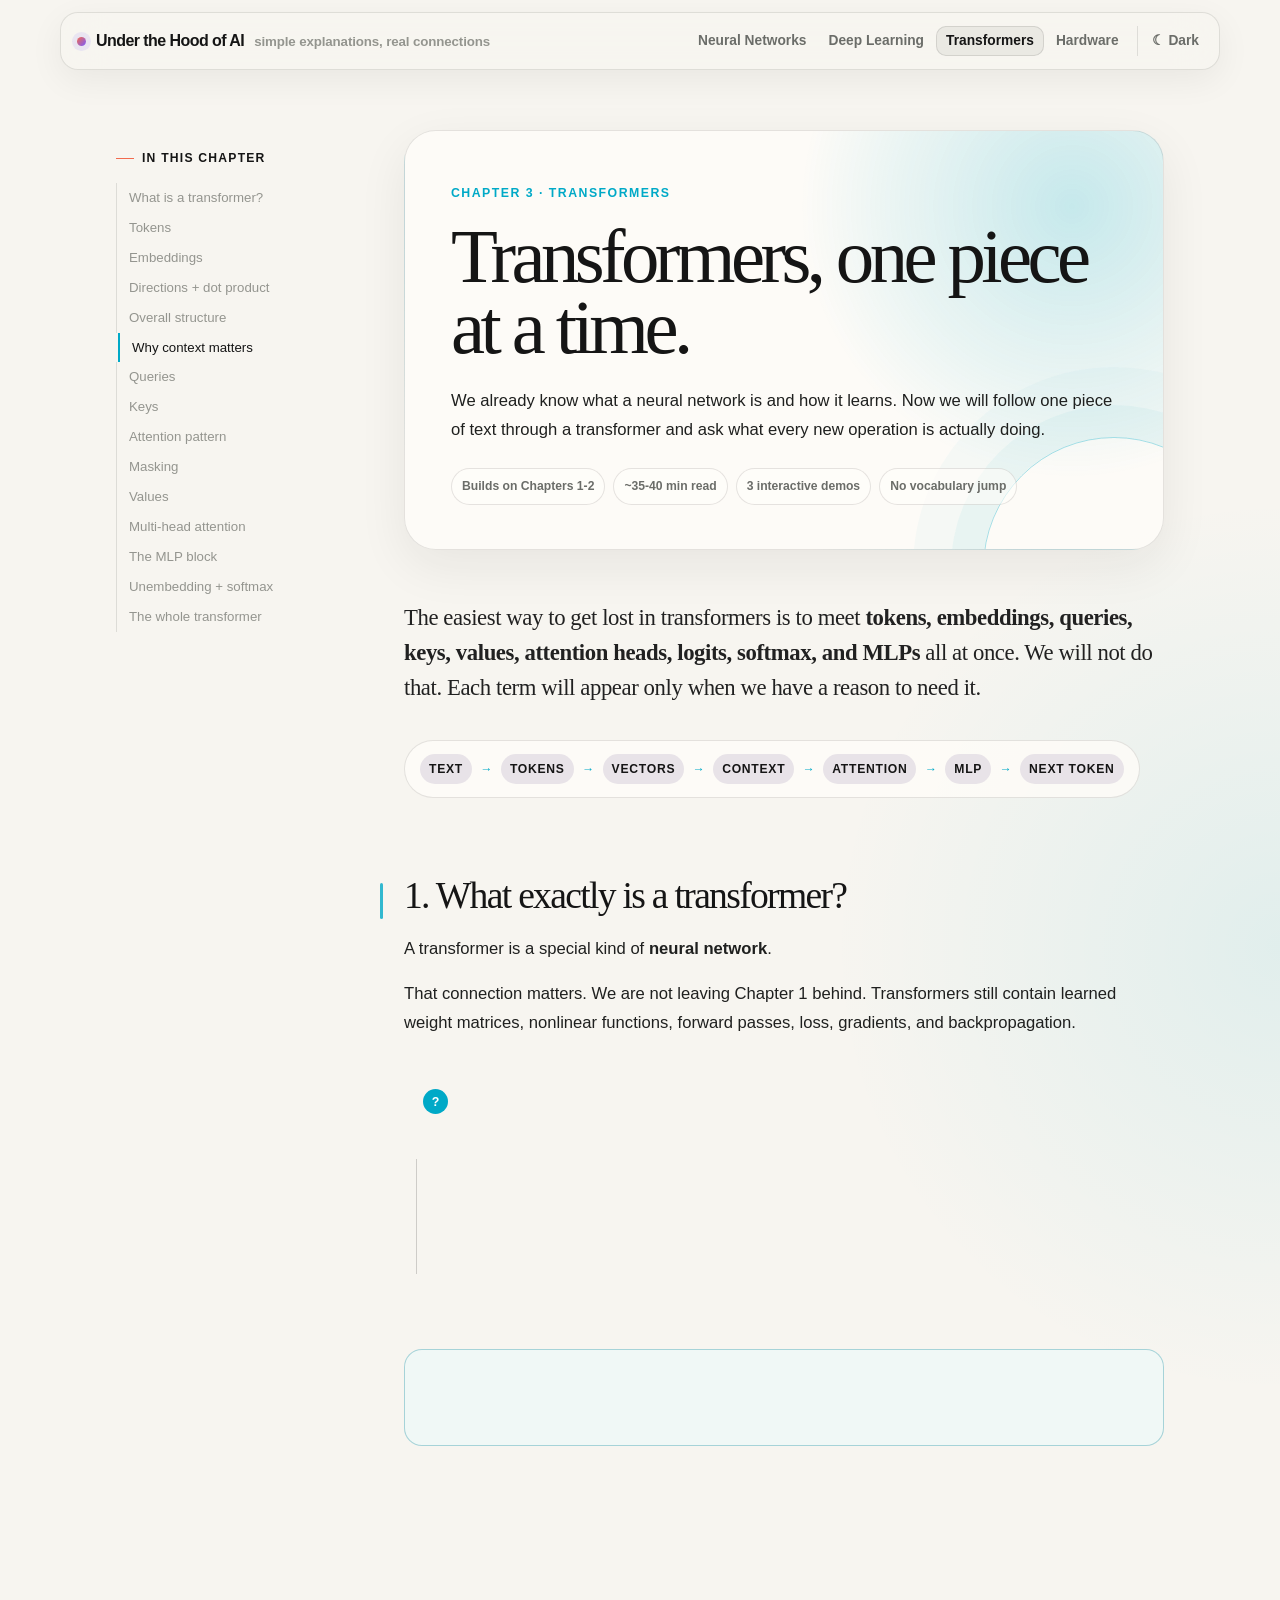
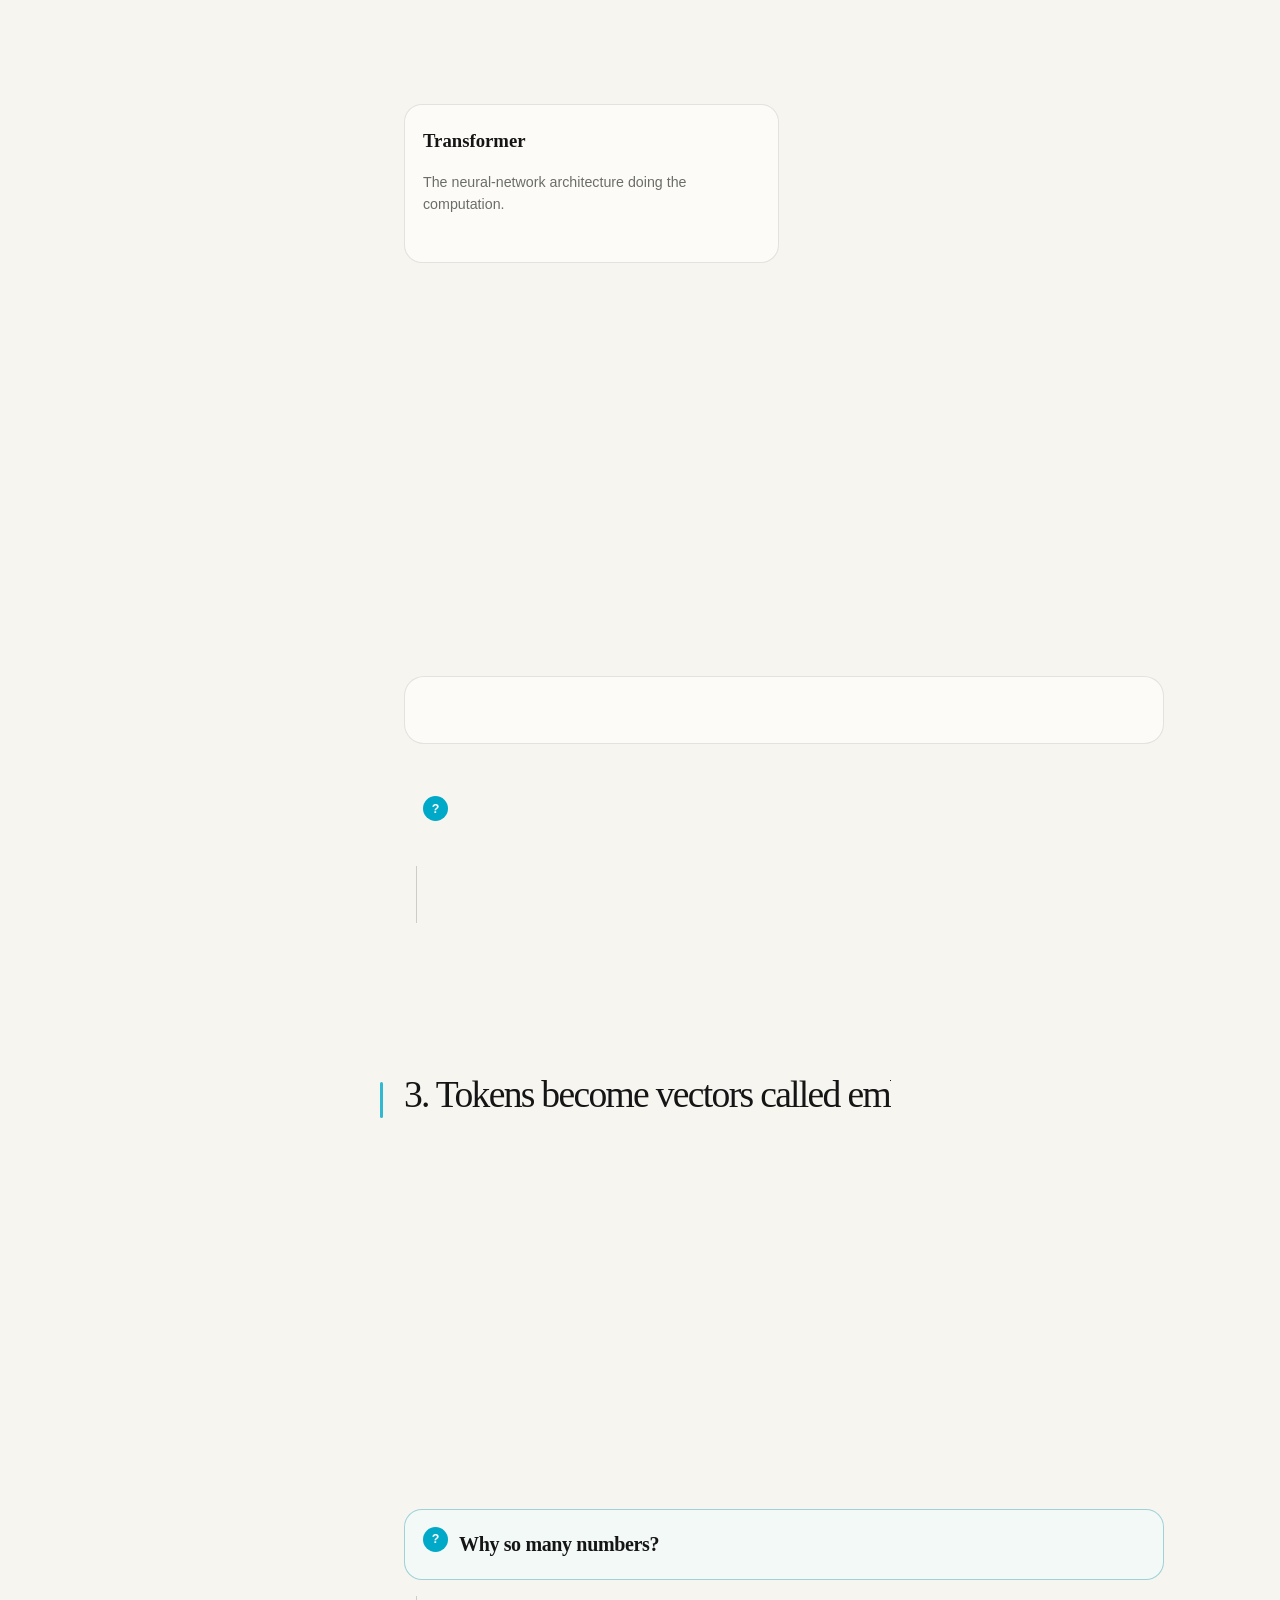
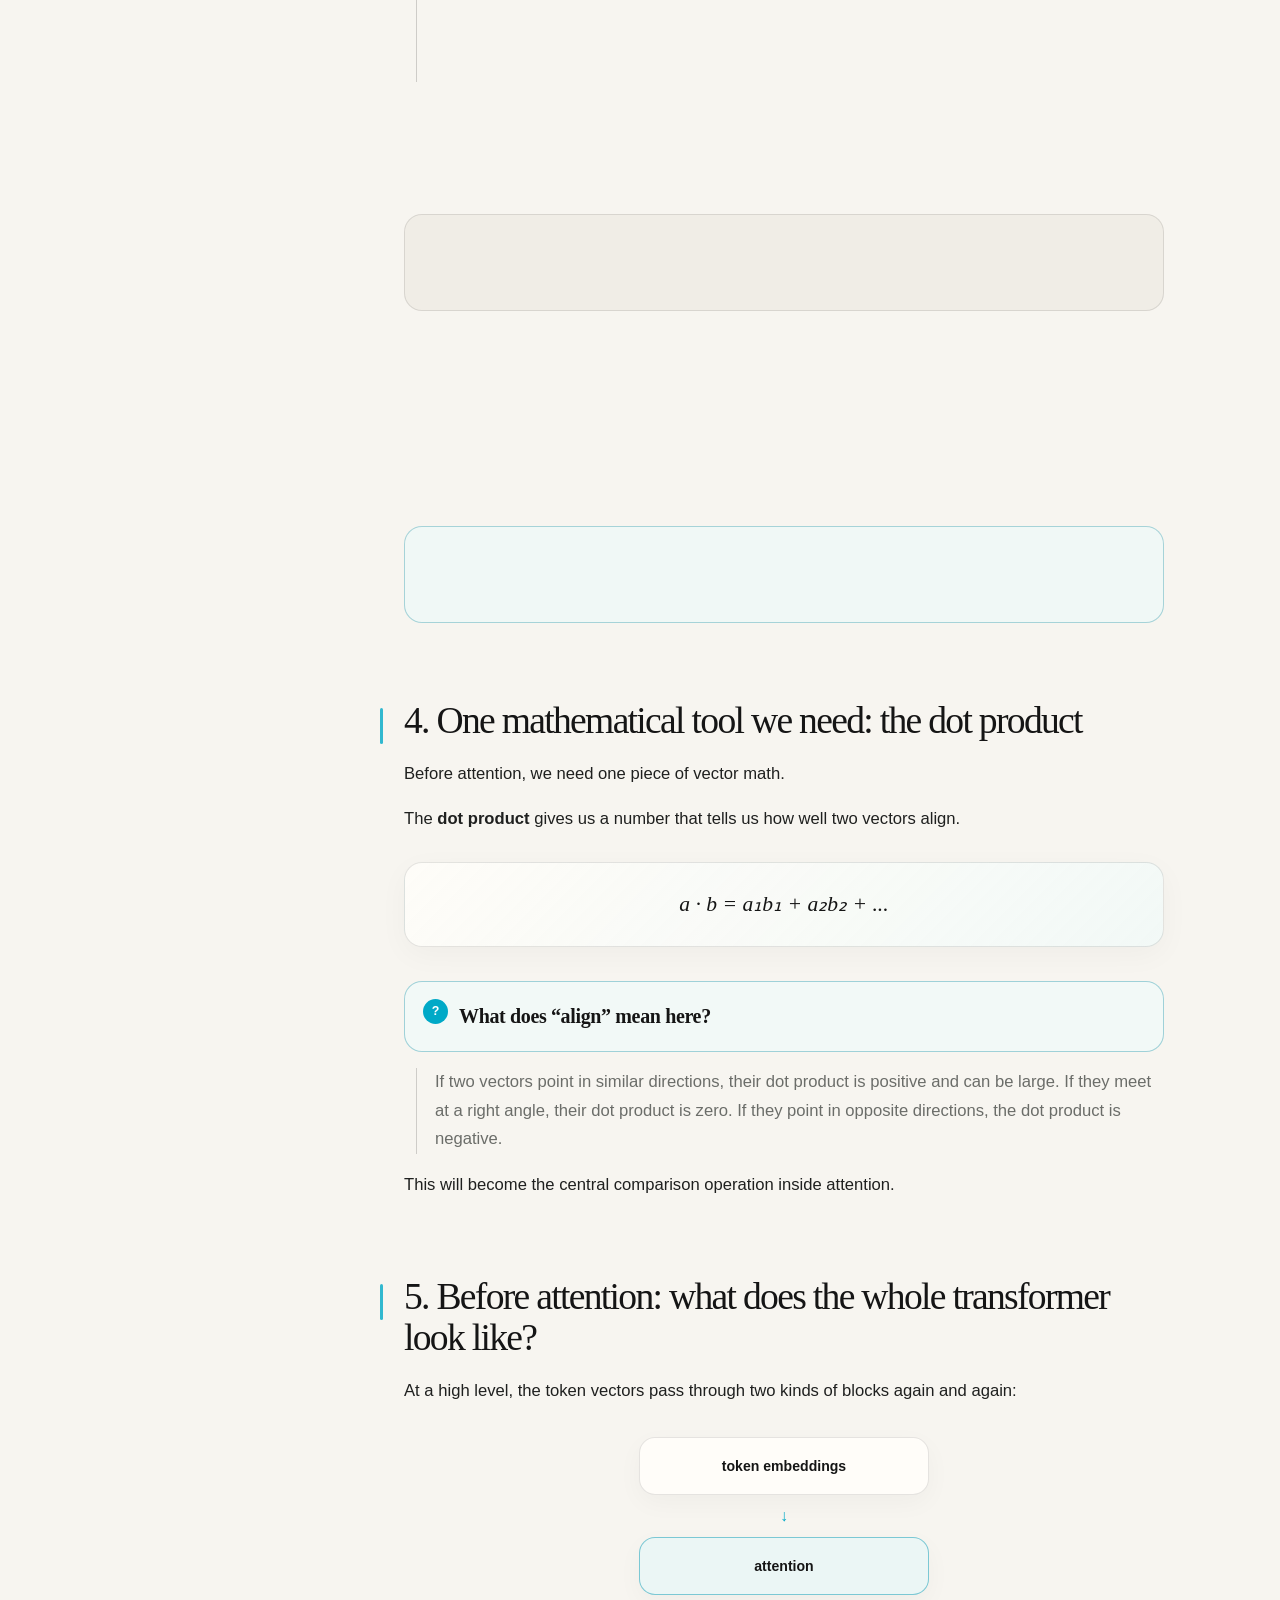
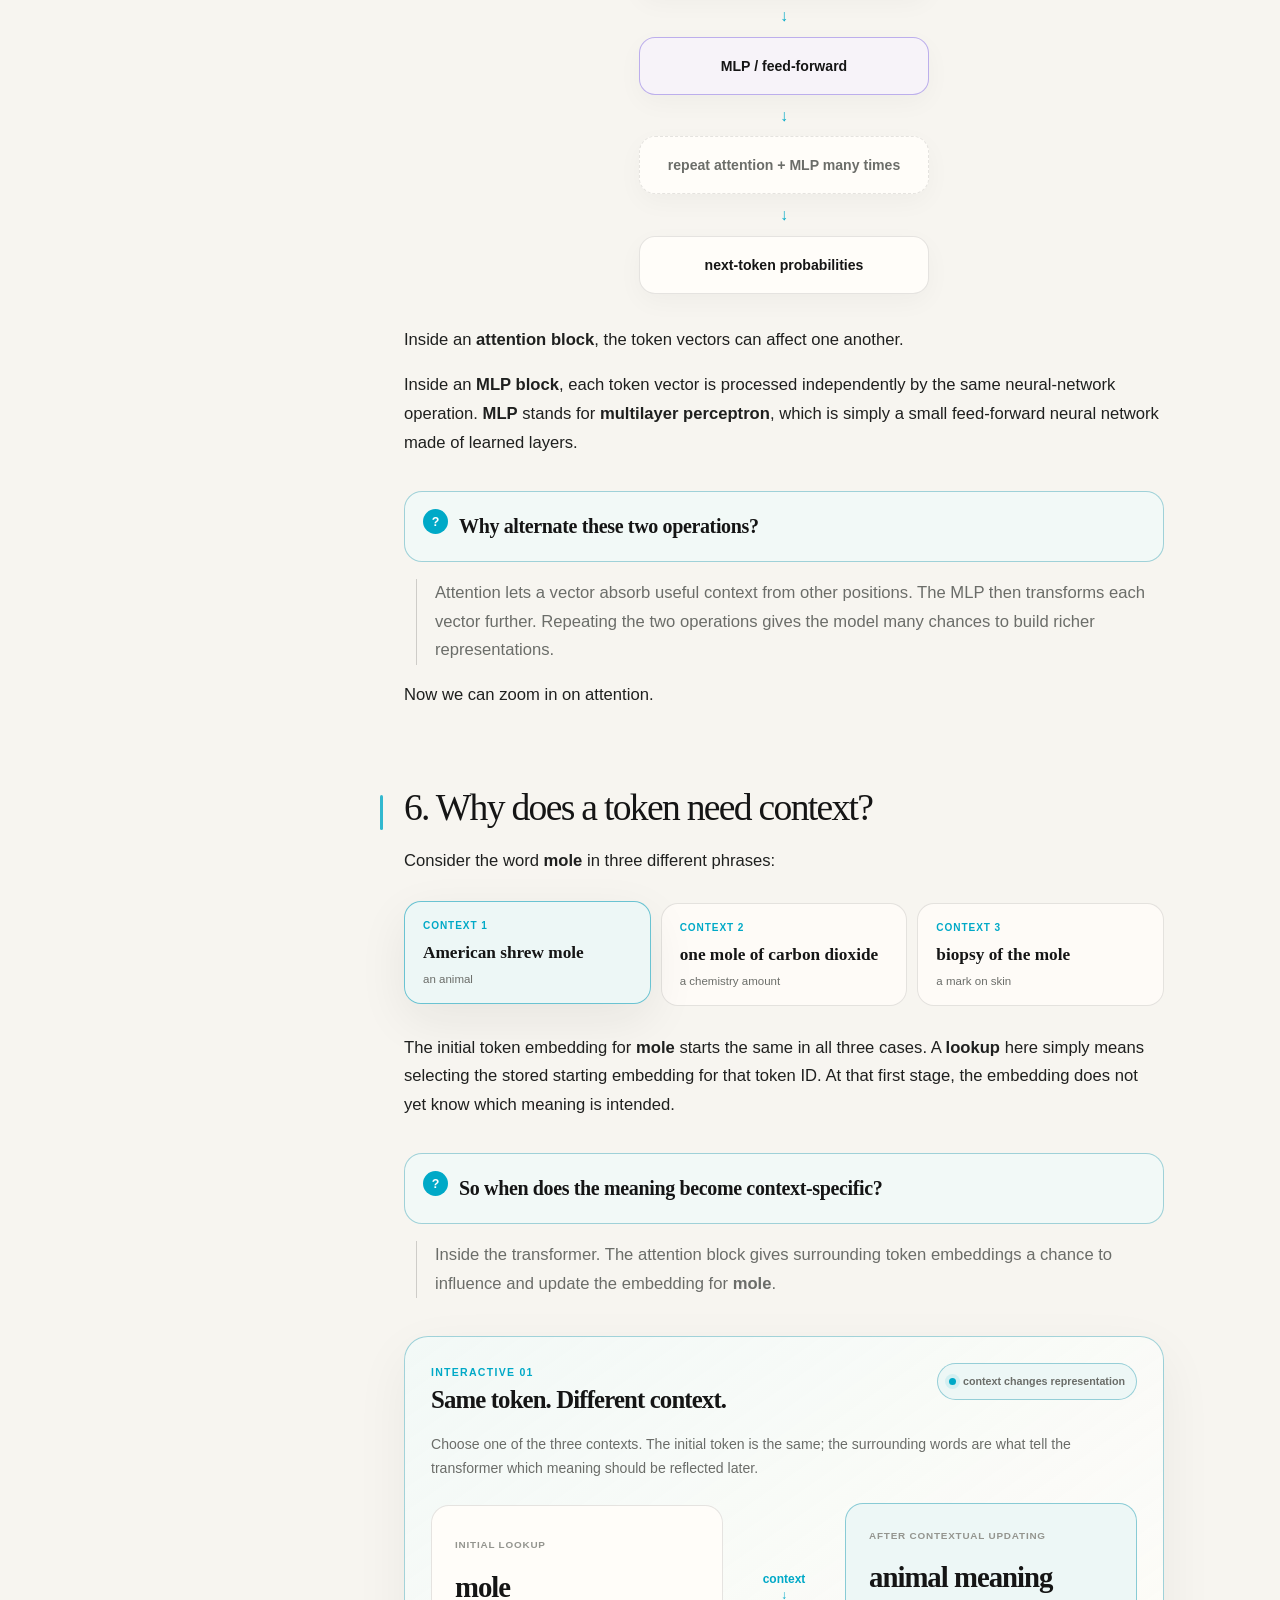
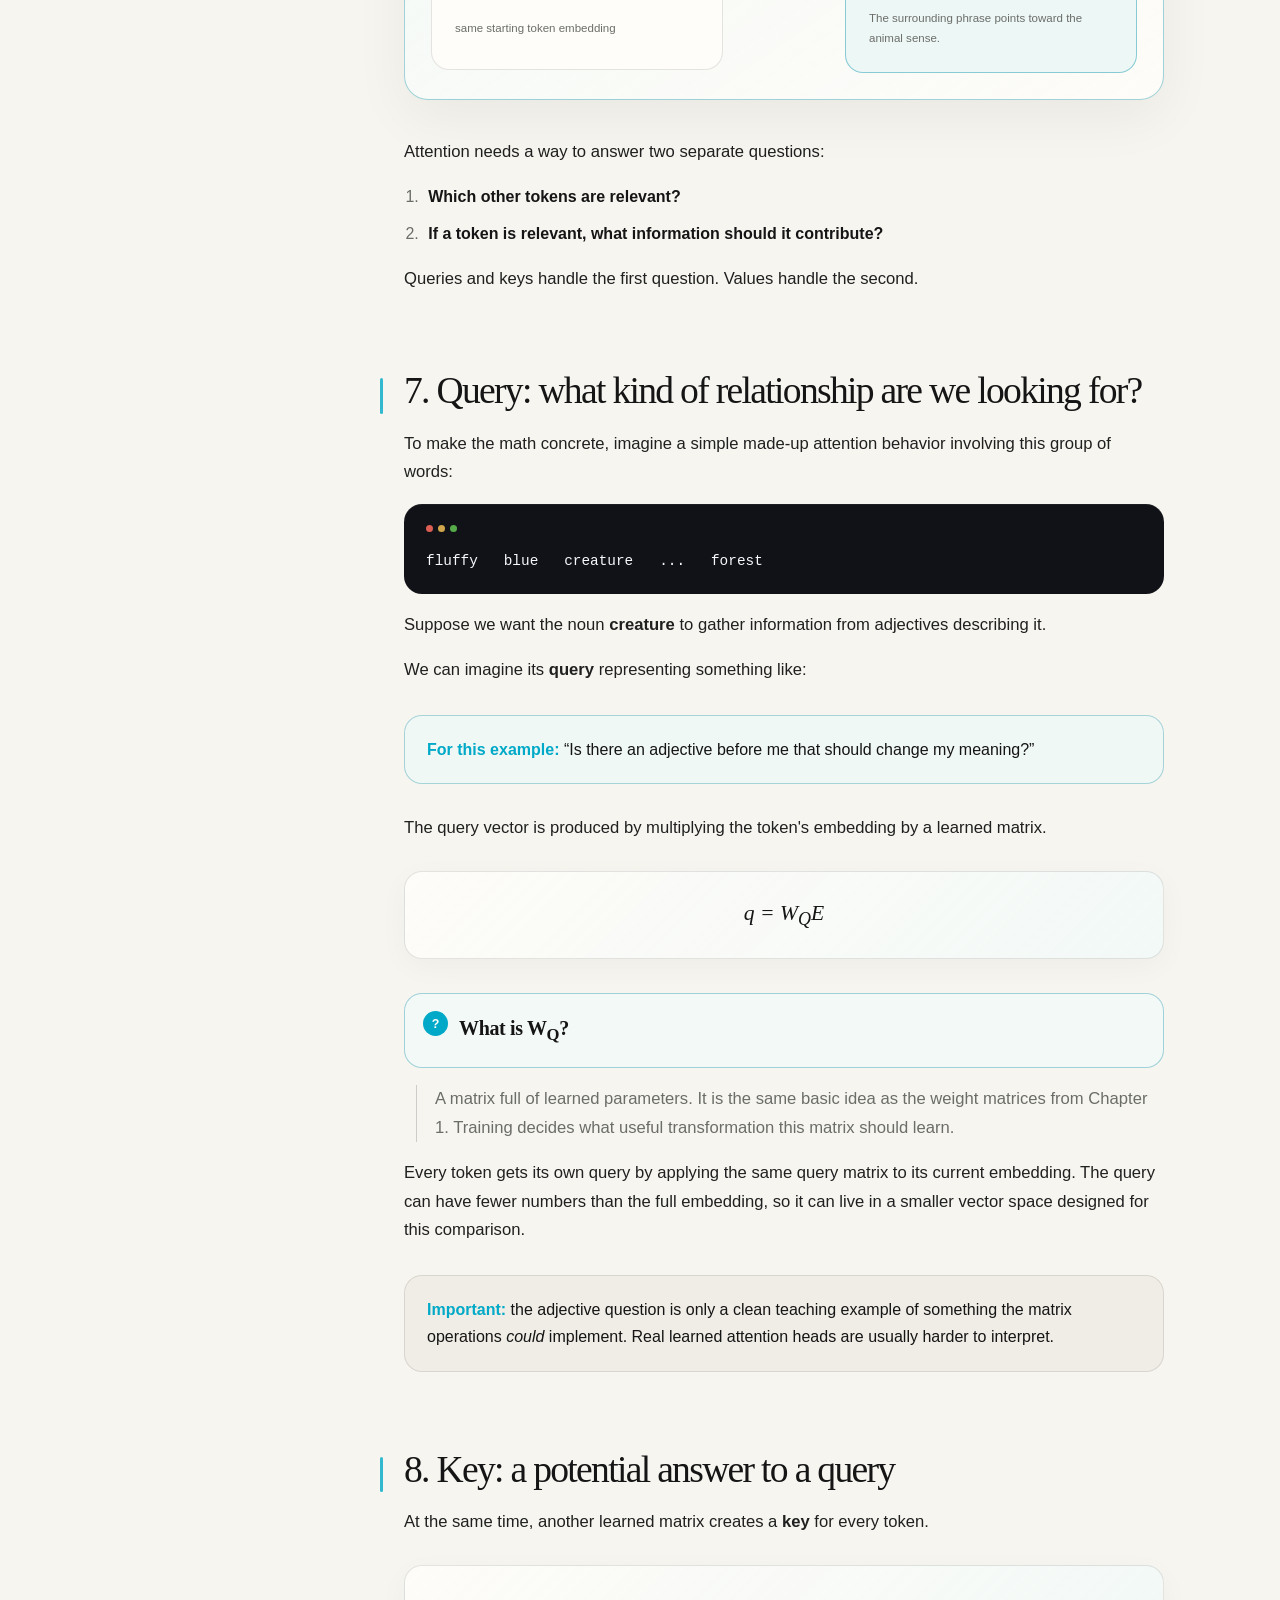
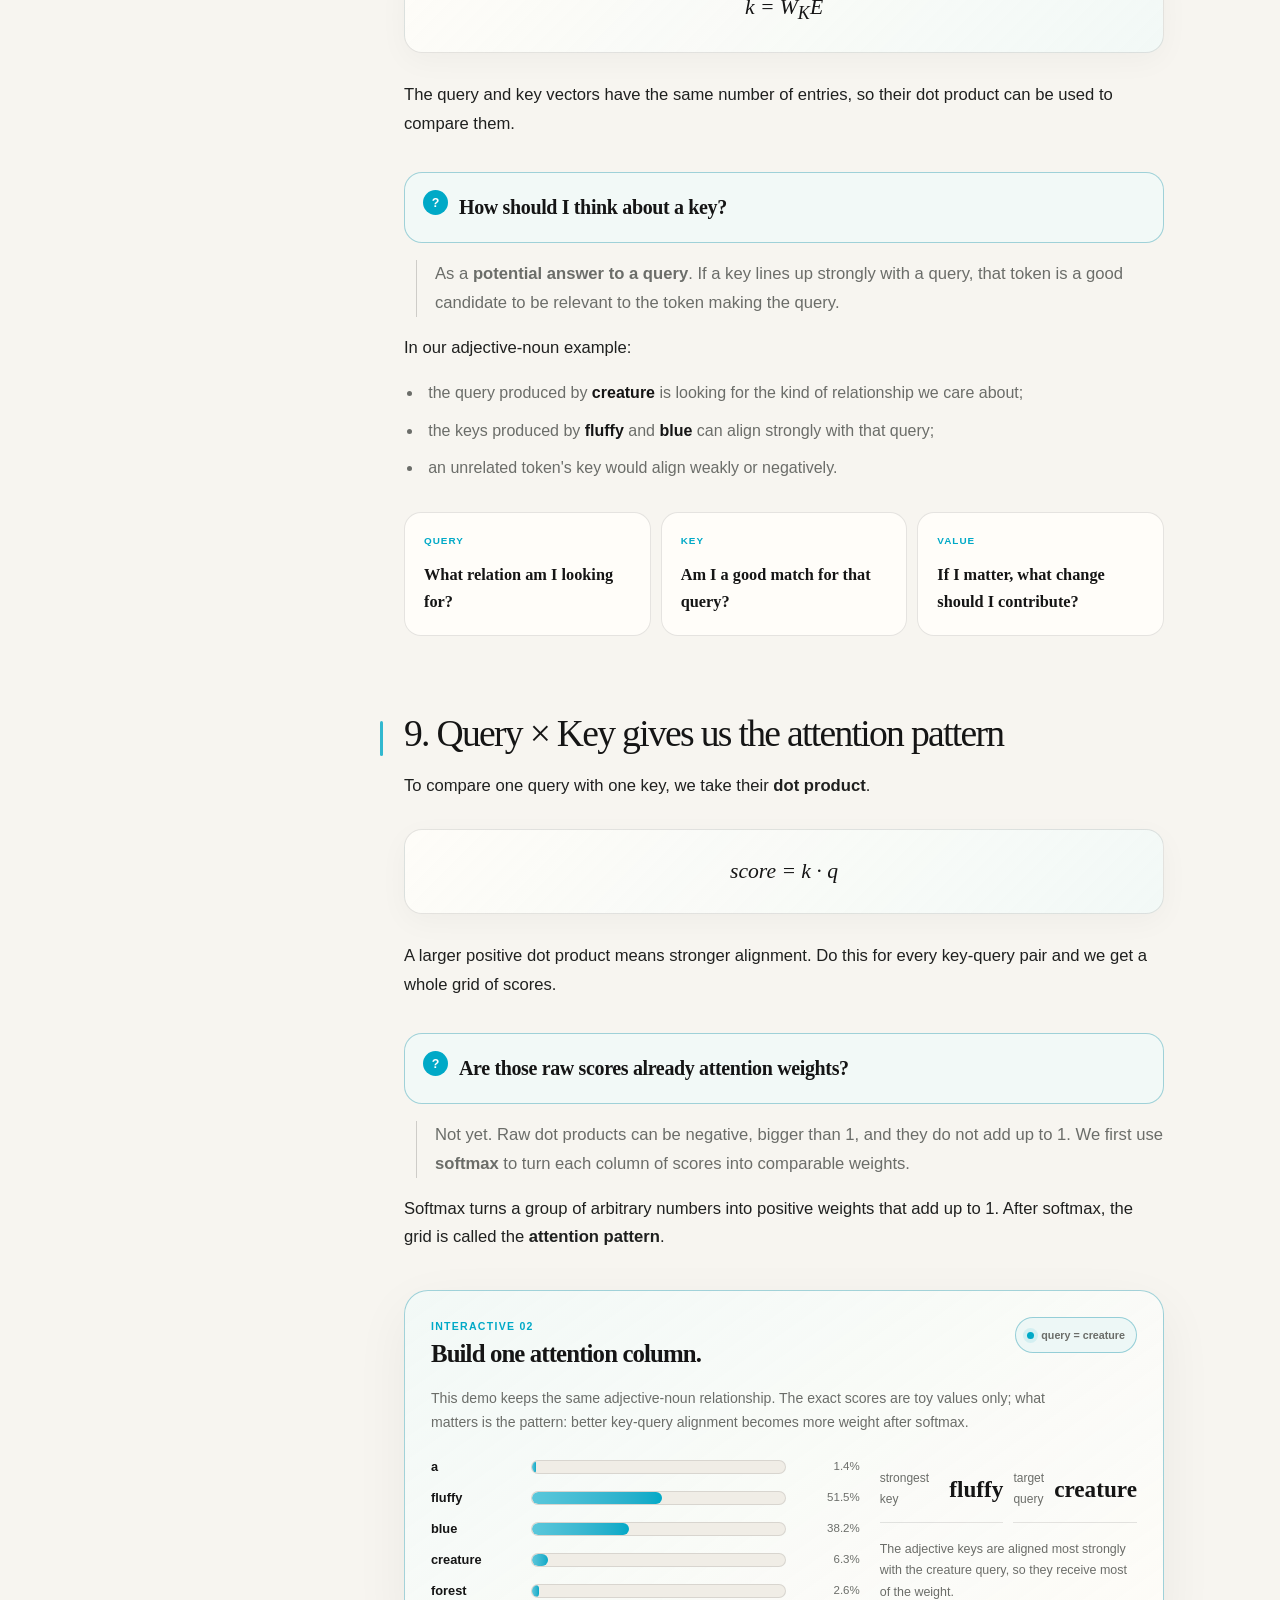
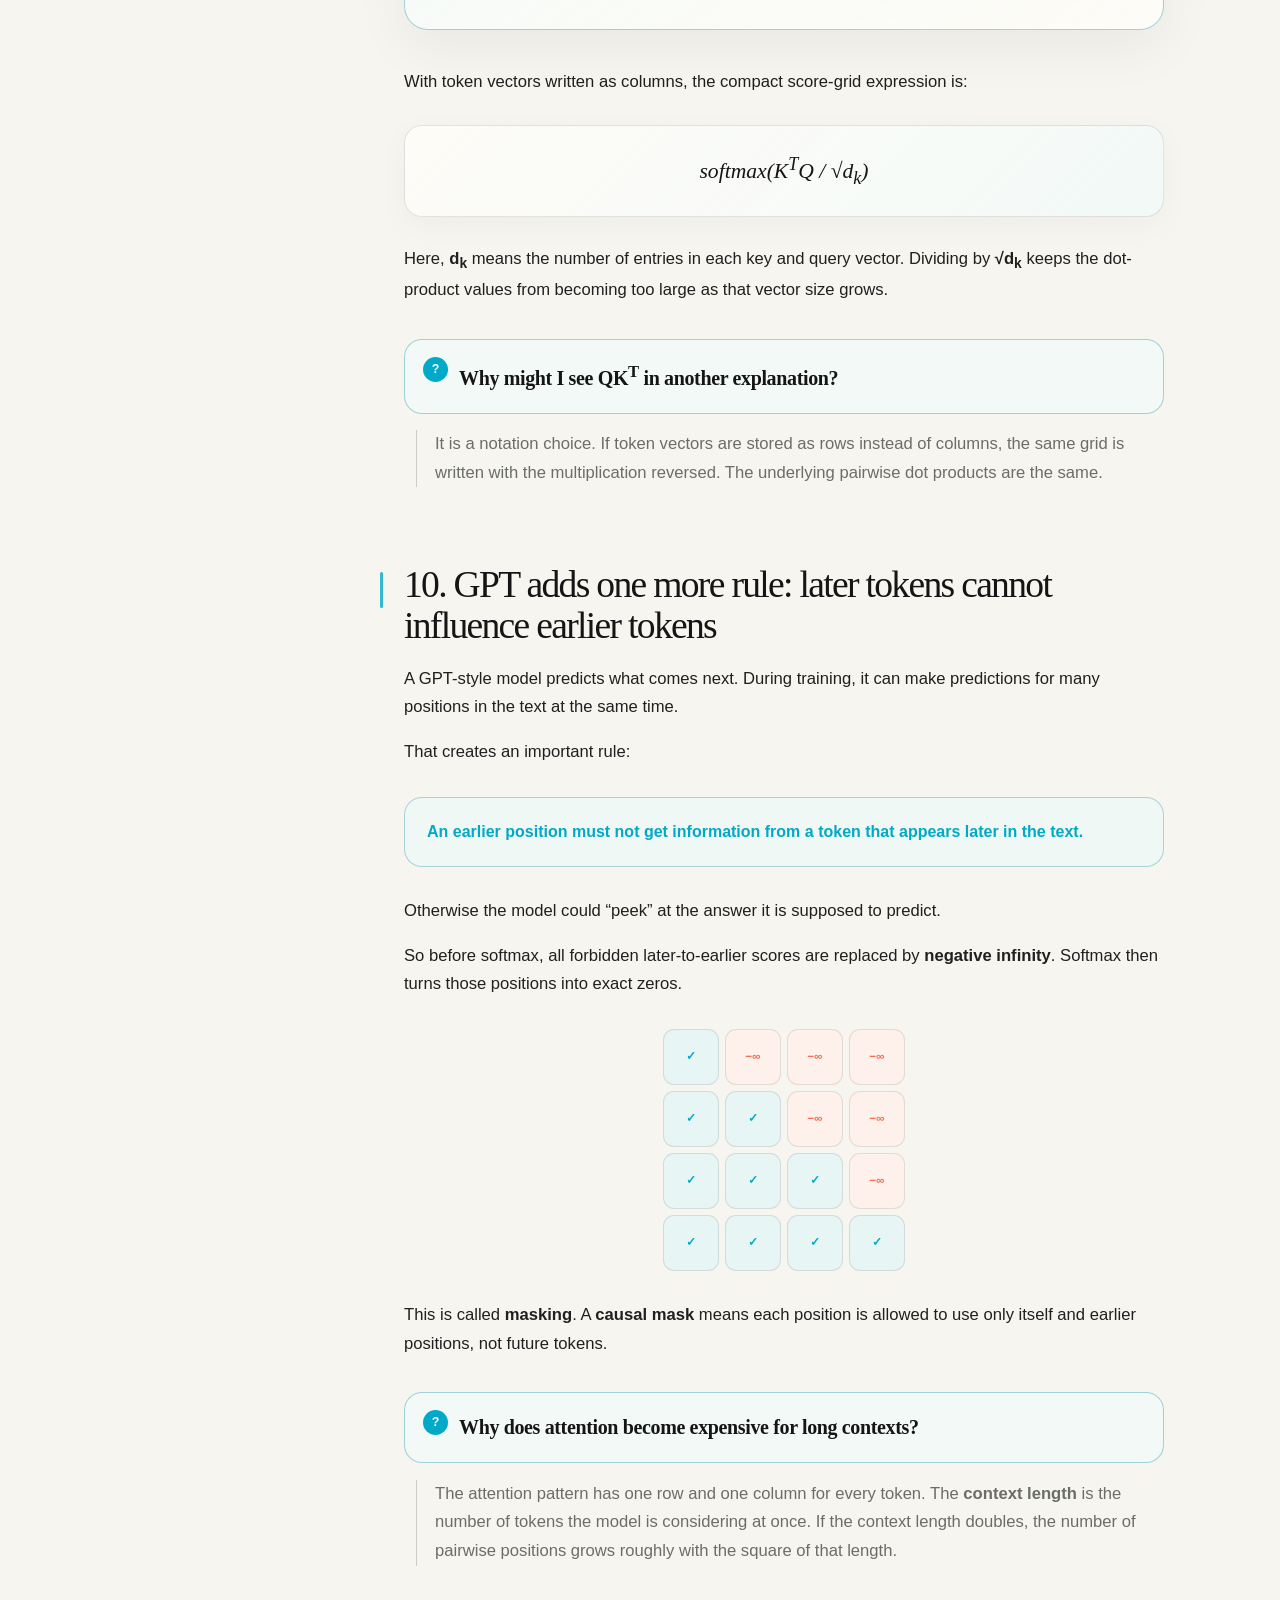
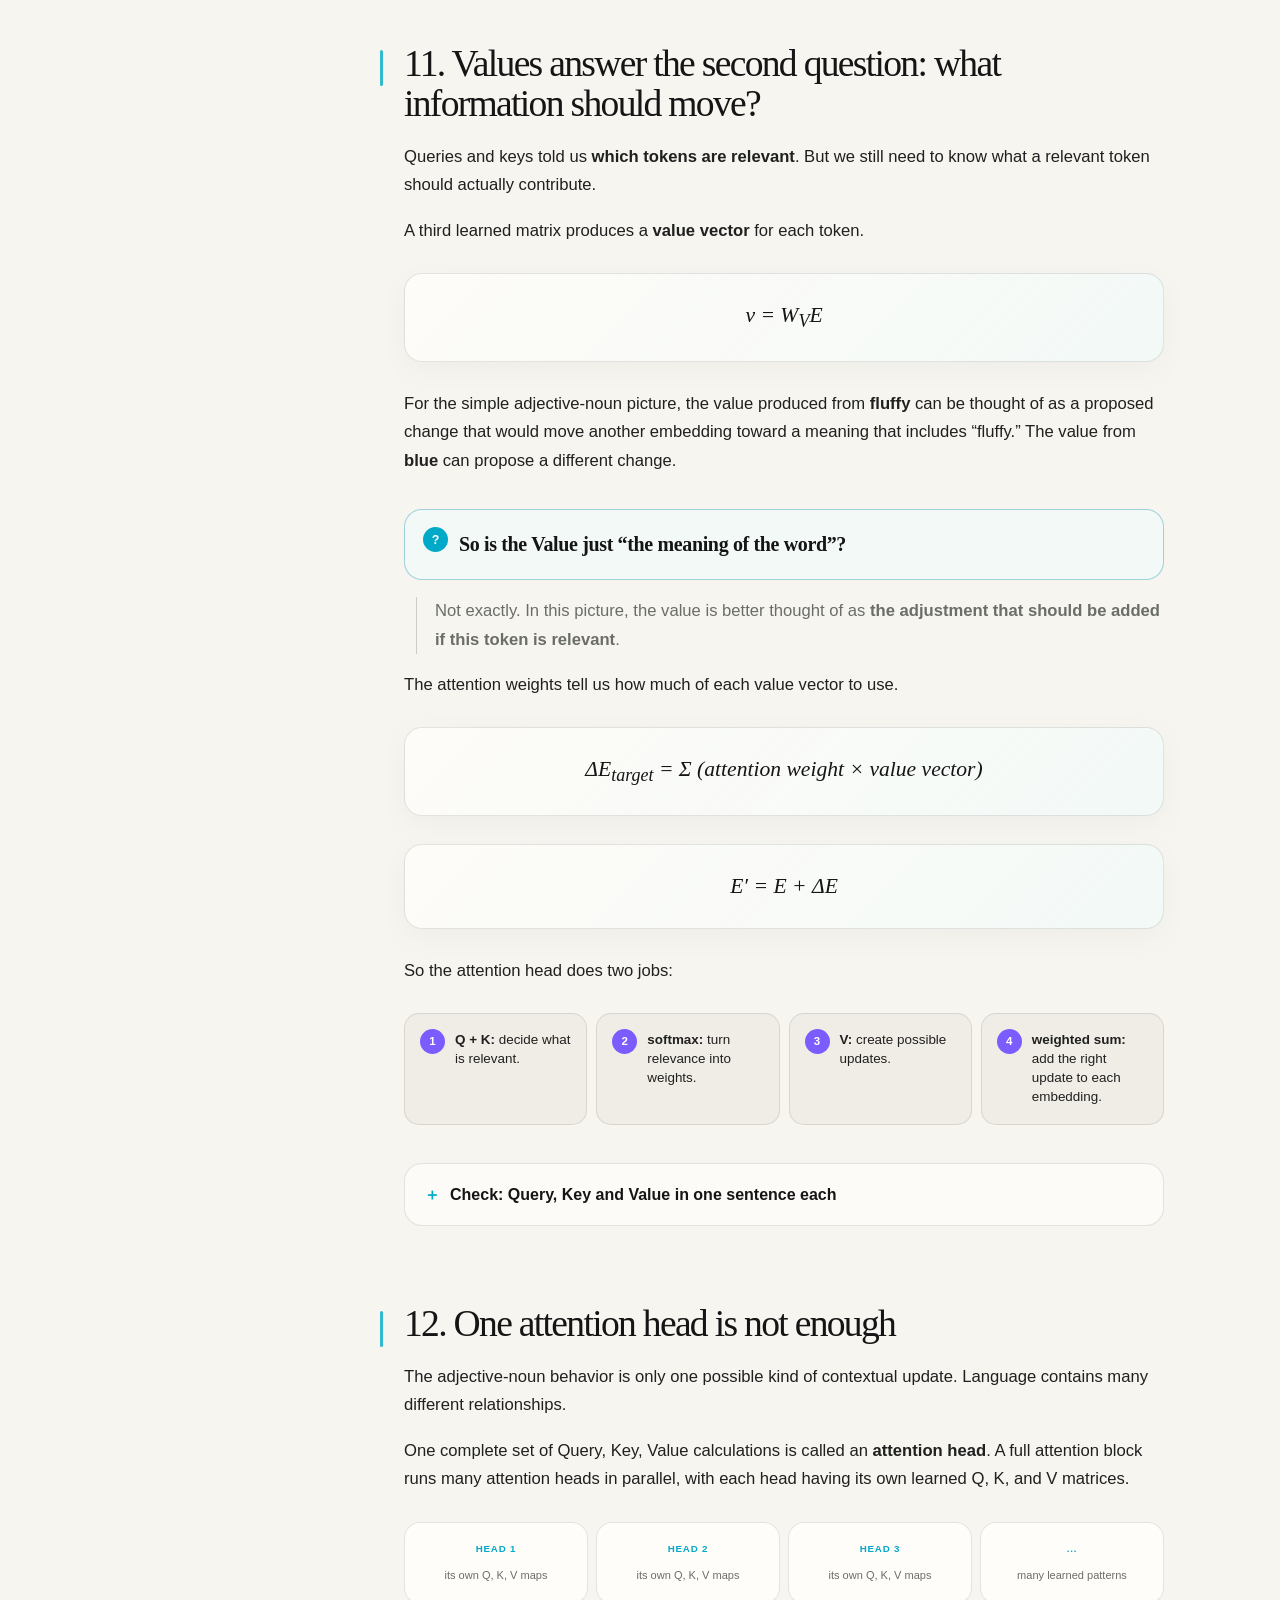
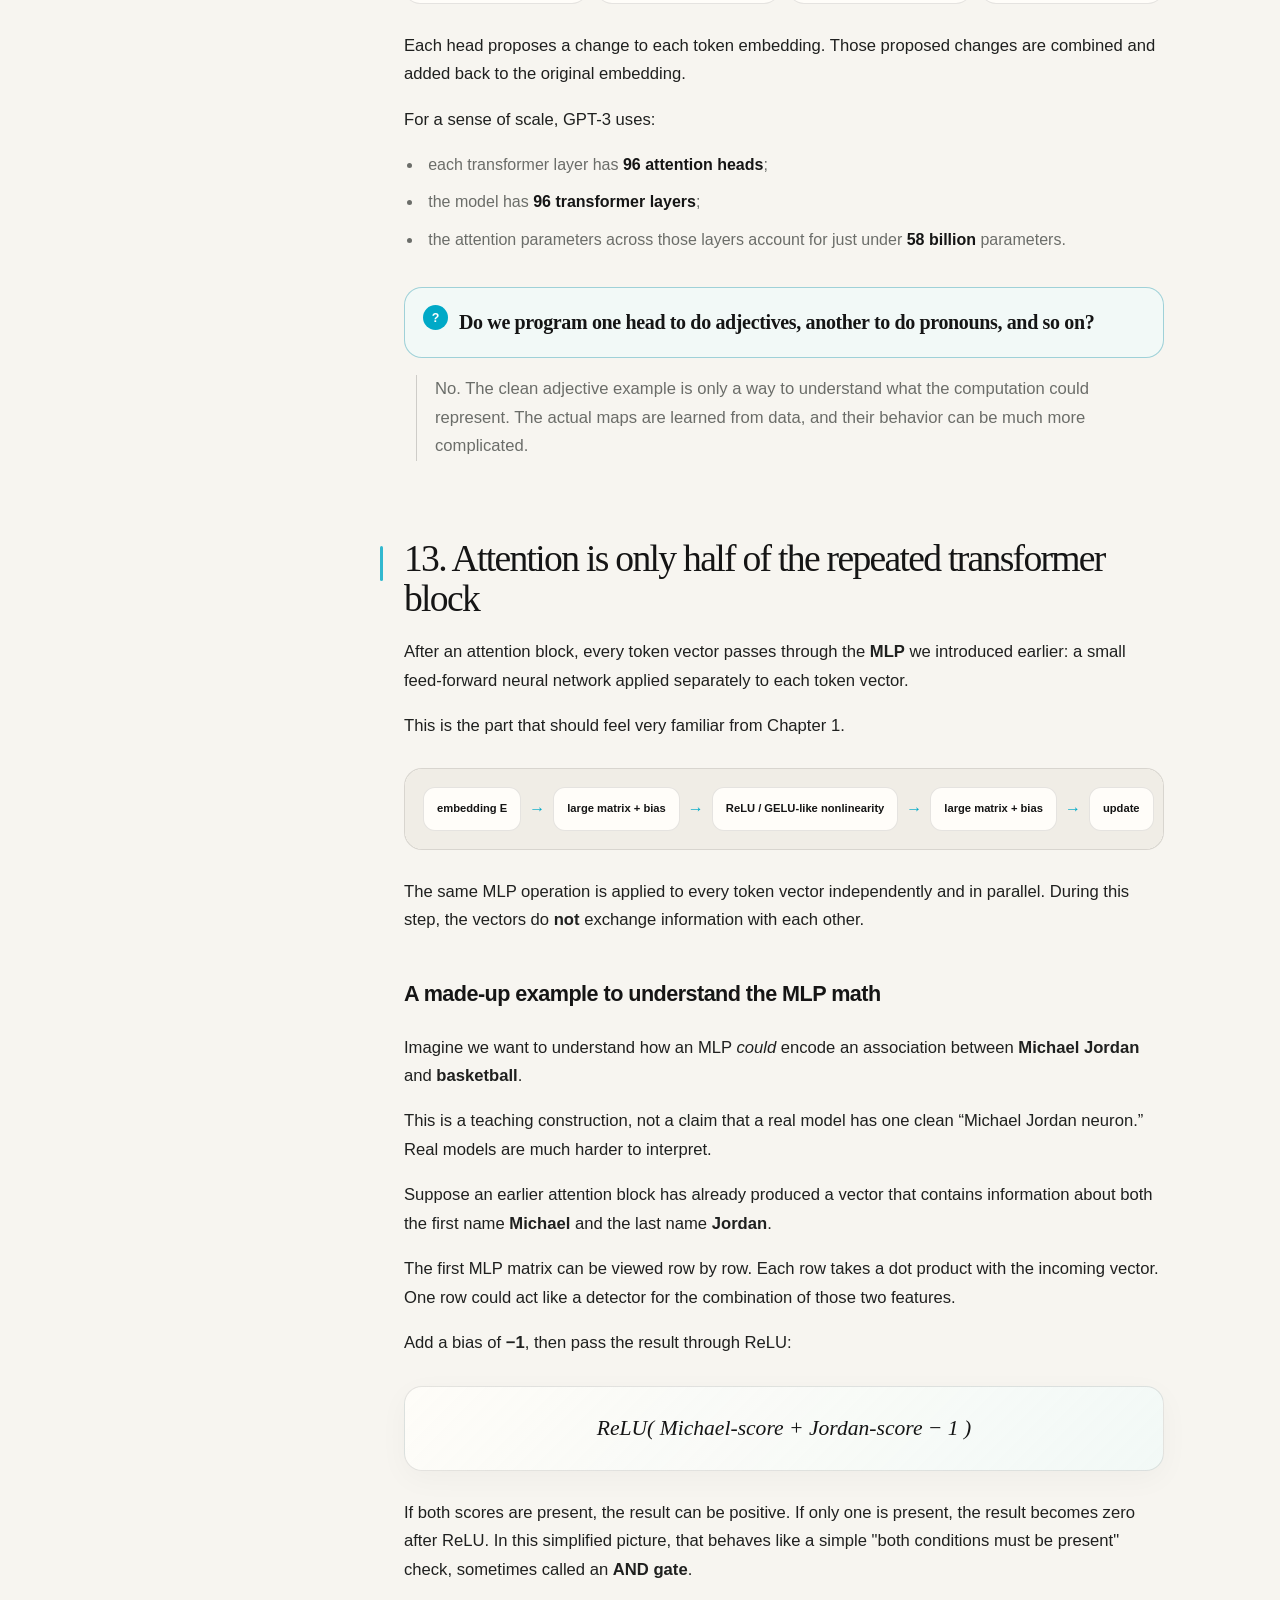
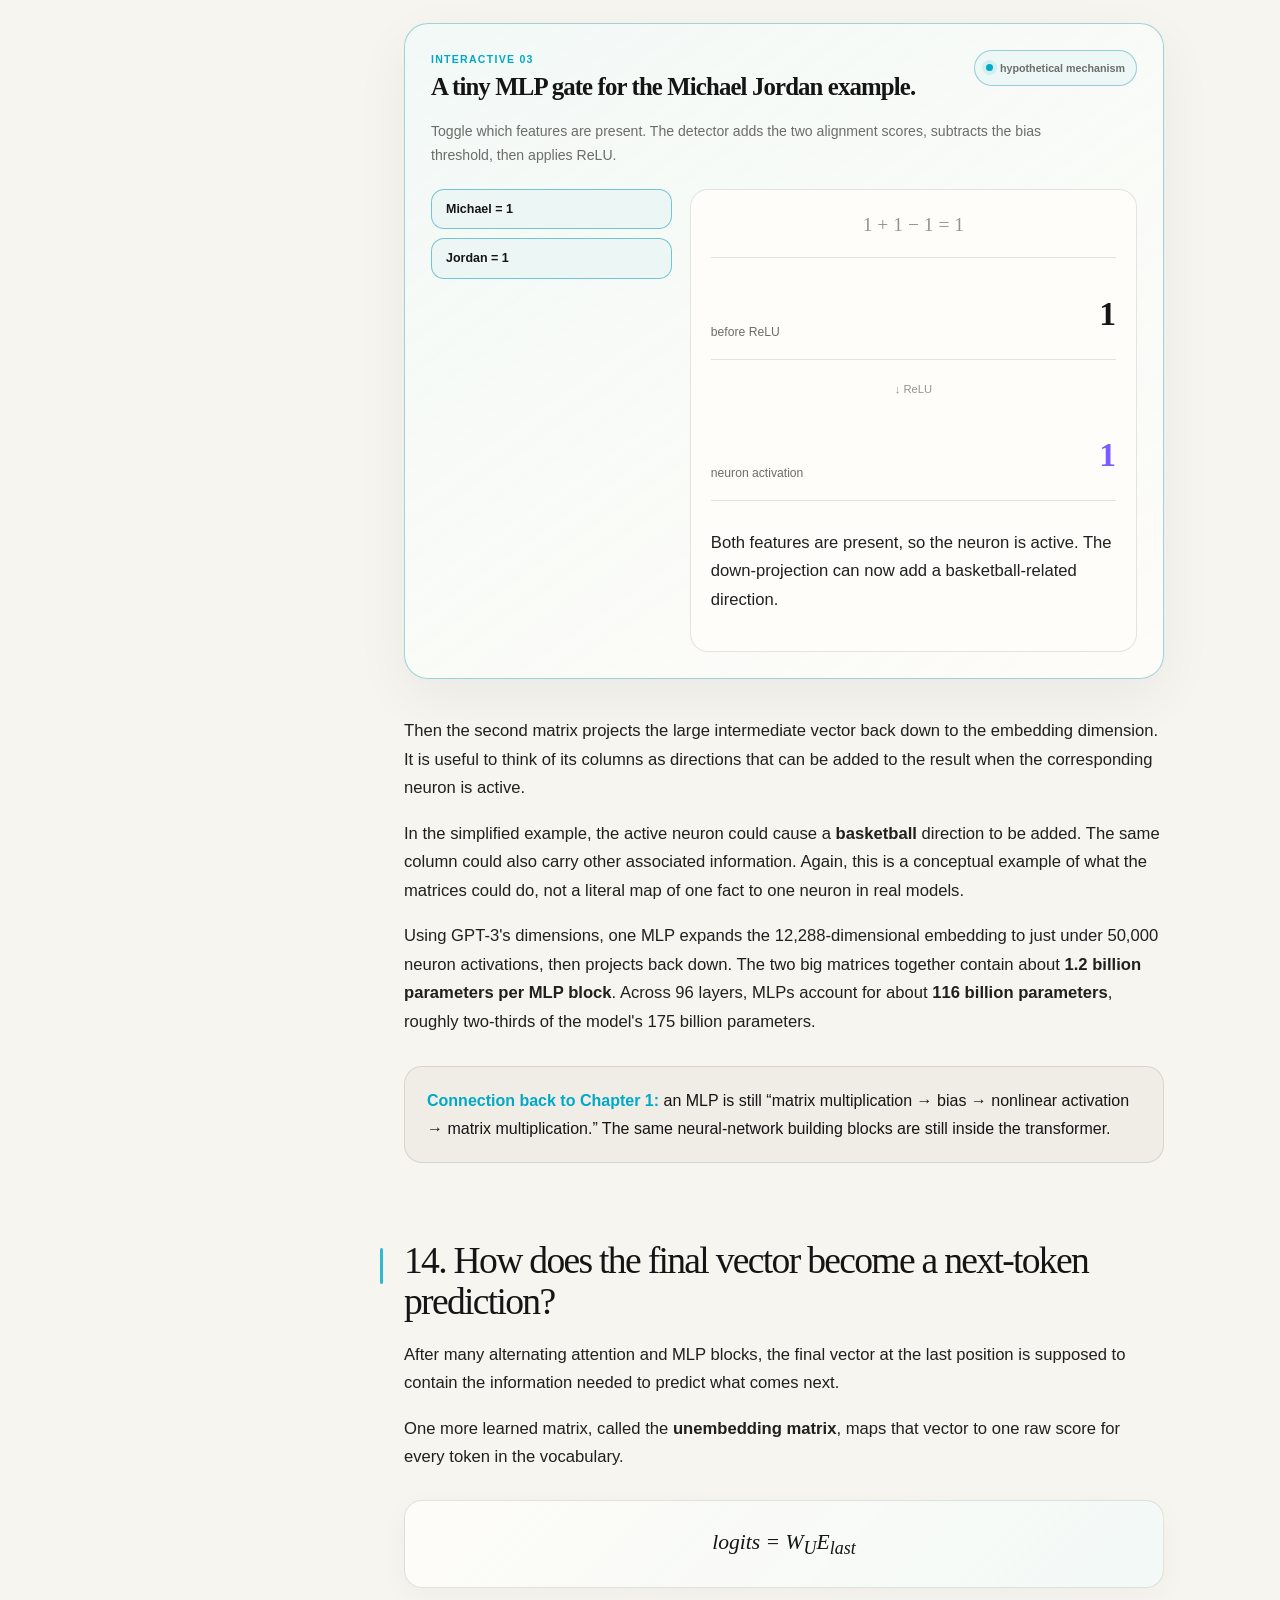
<file: chapter-3-transformers.html>
<!doctype html>
<html lang="en">
<head>
  <meta charset="utf-8">
  <meta name="viewport" content="width=device-width, initial-scale=1">
  <meta name="description" content="Transformers explained from scratch: tokens, embeddings, attention, queries, keys, values, masking, multi-head attention, MLPs, unembedding and next-token prediction.">
  <meta name="theme-color" content="#00a9c7">
  <meta property="og:title" content="Chapter 3: Transformers | Under the Hood of AI">
  <meta property="og:description" content="A question-driven explanation of how text flows through a transformer, one idea at a time.">
  <meta property="og:type" content="article">
  <title>Chapter 3: Transformers | Under the Hood of AI</title>
  <link rel="icon" href="favicon.svg" type="image/svg+xml">
  <style>
:root {
  --bg: #f7f5f0;
  --bg-deep: #efebe3;
  --surface: rgba(255,255,255,.72);
  --surface-solid: #fffdf9;
  --surface-2: #f0ede6;
  --text: #151515;
  --muted: #6b6d69;
  --faint: #94958f;
  --line: rgba(22,22,22,.11);
  --line-strong: rgba(22,22,22,.18);
  --accent: #635bff;
  --violet: #7a5cff;
  --cyan: #00a9c7;
  --coral: #f26b4f;
  --lime: #8cae32;
  --code: #111217;
  --code-text: #f5f7fb;
  --shadow: 0 28px 80px rgba(35,31,24,.10);
  --shadow-soft: 0 16px 50px rgba(35,31,24,.07);
  --radius-xl: 34px;
  --radius-lg: 26px;
  --radius-md: 18px;
  --content: 760px;
  --display: "Iowan Old Style", "Palatino Linotype", Palatino, Georgia, serif;
  --sans: Inter, ui-sans-serif, -apple-system, BlinkMacSystemFont, "Segoe UI", sans-serif;
}

[data-theme="dark"] {
  --bg: #0b0d10;
  --bg-deep: #07090b;
  --surface: rgba(20,23,28,.76);
  --surface-solid: #12151a;
  --surface-2: #171b20;
  --text: #f4f2ed;
  --muted: #a6a8aa;
  --faint: #74777b;
  --line: rgba(255,255,255,.10);
  --line-strong: rgba(255,255,255,.17);
  --accent: #8e86ff;
  --violet: #a18bff;
  --cyan: #36c7dc;
  --coral: #ff826a;
  --lime: #b2cf5b;
  --code: #07090c;
  --code-text: #f4f6fa;
  --shadow: 0 28px 90px rgba(0,0,0,.38);
  --shadow-soft: 0 18px 55px rgba(0,0,0,.24);
}

* { box-sizing: border-box; }
html { scroll-behavior: smooth; }
body {
  margin: 0;
  min-height: 100vh;
  font-family: var(--sans);
  color: var(--text);
  background:
    radial-gradient(circle at 8% -10%, color-mix(in srgb,var(--violet) 12%,transparent), transparent 30rem),
    radial-gradient(circle at 100% 5%, color-mix(in srgb,var(--cyan) 9%,transparent), transparent 28rem),
    var(--bg);
  line-height: 1.72;
  -webkit-font-smoothing: antialiased;
  text-rendering: optimizeLegibility;
}
body::before {
  content:"";
  pointer-events:none;
  position:fixed;
  inset:0;
  z-index:-1;
  opacity:.38;
  background-image: radial-gradient(color-mix(in srgb,var(--text) 9%,transparent) .55px, transparent .55px);
  background-size: 8px 8px;
  mask-image: linear-gradient(to bottom, #000, transparent 70%);
}
[data-theme="dark"] body::before { opacity:.18; }
::selection { background: color-mix(in srgb,var(--violet) 30%,transparent); }
body[data-page="chapter-1"] { --page-accent: var(--violet); }
body[data-page="chapter-2"] { --page-accent: var(--coral); }
body[data-page="chapter-3"] { --page-accent: var(--cyan); }
body[data-page="chapter-4"] { --page-accent: var(--lime); }
a { color: inherit; }
button, a { -webkit-tap-highlight-color: transparent; }

.progress-bar {
  position: fixed; inset: 0 auto auto 0; width:0; height:2px; z-index:1000;
  background: linear-gradient(90deg,var(--coral),var(--violet),var(--cyan));
  box-shadow: 0 0 16px color-mix(in srgb,var(--violet) 45%,transparent);
}

/* Floating editorial navigation */
.site-header {
  position:sticky; top:0; z-index:100;
  padding:12px 16px 0;
  pointer-events:none;
}
.nav-wrap {
  pointer-events:auto;
  max-width:1160px; margin:auto;
  min-height:58px; padding:8px 10px 8px 16px;
  display:flex; align-items:center; gap:14px;
  border:1px solid var(--line);
  border-radius:18px;
  background: color-mix(in srgb,var(--bg) 72%,transparent);
  backdrop-filter: blur(22px) saturate(1.25);
  box-shadow: 0 10px 35px rgba(20,18,15,.06);
}
.brand {
  display:flex; align-items:baseline; gap:10px;
  text-decoration:none; white-space:nowrap;
  font-size:1rem; font-weight:850; letter-spacing:-.035em;
}
.brand::before {
  content:""; width:9px; height:9px; border-radius:50%; flex:none;
  background:linear-gradient(135deg,var(--coral),var(--violet));
  box-shadow: 0 0 0 5px color-mix(in srgb,var(--violet) 11%,transparent);
}
.brand small { color:var(--faint); font-weight:650; letter-spacing:-.01em; }
.nav-links { margin-left:auto; display:flex; align-items:center; gap:2px; }
.nav-links a, .theme-btn {
  text-decoration:none; color:var(--muted); border:0; background:transparent;
  padding:8px 10px; border-radius:10px; font:650 .86rem/1 var(--sans); cursor:pointer;
  transition:.2s ease;
}
.nav-links a:hover, .theme-btn:hover, .nav-links a.current { color:var(--text); background:color-mix(in srgb,var(--text) 6%,transparent); }
.nav-links a.current { box-shadow:inset 0 0 0 1px var(--line); }
.theme-btn { border-left:1px solid var(--line); border-radius:0 10px 10px 0; margin-left:6px; padding-left:14px; }
.menu-btn { display:none; margin-left:auto; border:1px solid var(--line); background:var(--surface); color:var(--text); border-radius:11px; padding:8px 10px; }

/* Home hero */
.hero {
  position:relative;
  max-width:1200px; min-height:730px; margin:0 auto;
  padding:92px 24px 70px;
  display:grid; grid-template-columns:1.08fr .92fr; gap:42px; align-items:center;
}
.hero::after {
  content:""; position:absolute; left:24px; right:24px; bottom:0; height:1px;
  background:linear-gradient(90deg,transparent,var(--line-strong),transparent);
}
.hero-copy { position:relative; z-index:2; max-width:720px; }
.eyebrow {
  display:inline-flex; align-items:center; gap:8px;
  color:var(--muted); font-weight:800; letter-spacing:.12em; text-transform:uppercase; font-size:.72rem;
}
.eyebrow::before { content:""; width:26px; height:1px; background:var(--coral); }
.hero h1 {
  font-family:var(--display); font-weight:500;
  font-size:clamp(4rem,7.4vw,7rem); line-height:.89; letter-spacing:-.065em;
  margin:20px 0 28px;
  max-width:820px;
}
.hero h1 .gradient-word {
  display:inline-block;
  background:linear-gradient(105deg,var(--coral),var(--violet) 45%,var(--cyan));
  -webkit-background-clip:text; background-clip:text; color:transparent;
}
.hero .hero-lede { color:var(--muted); font-size:1.12rem; line-height:1.72; max-width:650px; }
.hero-actions { display:flex; flex-wrap:wrap; align-items:center; gap:11px; margin-top:28px; }
.button {
  display:inline-flex; align-items:center; justify-content:center; gap:9px;
  padding:13px 17px; min-height:48px;
  border-radius:14px; border:1px solid var(--line-strong);
  background:color-mix(in srgb,var(--surface-solid) 80%,transparent);
  text-decoration:none; font-weight:780; font-size:.92rem;
  box-shadow:0 8px 22px rgba(18,17,14,.035);
  transition:transform .22s ease, box-shadow .22s ease, border-color .22s ease;
}
.button.primary { color:#fff; border-color:transparent; background:#161616; box-shadow:0 12px 26px rgba(10,10,10,.16); }
[data-theme="dark"] .button.primary { color:#0c0e10; background:#f5f2ea; }
.button:hover { transform:translateY(-2px); box-shadow:var(--shadow-soft); border-color:color-mix(in srgb,var(--violet) 35%,var(--line)); }
.hero-note { color:var(--faint); font-size:.8rem; margin-top:15px; }

/* Hero visual: pure CSS neural constellation */
.hero-visual {
  position:relative; height:520px; min-width:0;
  border-radius:42px;
  background:
    linear-gradient(var(--line) 1px,transparent 1px),
    linear-gradient(90deg,var(--line) 1px,transparent 1px),
    radial-gradient(circle at 52% 44%, color-mix(in srgb,var(--violet) 18%,transparent),transparent 37%),
    color-mix(in srgb,var(--surface-solid) 66%,transparent);
  background-size:42px 42px,42px 42px,auto,auto;
  border:1px solid var(--line);
  overflow:hidden;
  box-shadow:var(--shadow);
  isolation:isolate;
}
.hero-visual::before {
  content:""; position:absolute; width:360px; height:360px; border-radius:50%;
  left:50%; top:50%; transform:translate(-50%,-50%);
  border:1px solid color-mix(in srgb,var(--violet) 25%,transparent);
  box-shadow: inset 0 0 80px color-mix(in srgb,var(--violet) 8%,transparent);
}
.hero-visual::after {
  content:""; position:absolute; width:470px; height:470px; border-radius:50%;
  left:50%; top:50%; transform:translate(-50%,-50%);
  border:1px dashed color-mix(in srgb,var(--cyan) 23%,transparent);
  animation: spin 32s linear infinite;
}
@keyframes spin { to { transform:translate(-50%,-50%) rotate(360deg); } }
.visual-label {
  position:absolute; left:24px; top:22px; z-index:4;
  font:750 .72rem/1 var(--sans); letter-spacing:.11em; text-transform:uppercase; color:var(--faint);
}
.visual-stage {
  position:absolute; inset:78px 52px 72px; display:flex; align-items:center; justify-content:center;
}
.v-line { height:1px; flex:1; max-width:72px; background:linear-gradient(90deg,var(--line-strong),color-mix(in srgb,var(--violet) 55%,transparent)); position:relative; }
.v-line::after { content:""; position:absolute; right:-3px; top:-3px; width:7px; height:7px; border-radius:50%; background:var(--violet); box-shadow:0 0 18px var(--violet); }
.v-stack { display:grid; gap:17px; position:relative; z-index:2; }
.v-node {
  width:70px; height:70px; border-radius:22px; display:grid; place-items:center;
  border:1px solid var(--line-strong); background:color-mix(in srgb,var(--surface-solid) 82%,transparent);
  box-shadow:0 12px 32px rgba(20,18,15,.08); font-weight:850; font-size:.78rem;
}
.v-stack.center .v-node { width:88px; height:88px; border-radius:50%; background:linear-gradient(135deg,color-mix(in srgb,var(--coral) 88%,#fff),color-mix(in srgb,var(--violet) 88%,#fff)); color:white; border:0; box-shadow:0 20px 42px color-mix(in srgb,var(--violet) 22%,transparent); }
.v-stack.out .v-node { border-color:color-mix(in srgb,var(--cyan) 35%,var(--line)); }
.hero-visual .mini-caption {
  position:absolute; left:24px; right:24px; bottom:22px; z-index:4;
  display:flex; align-items:center; justify-content:space-between; gap:16px;
  color:var(--muted); font-size:.76rem;
}
.mini-caption span:last-child { color:var(--text); font-weight:750; }

.section { max-width:1180px; margin:auto; padding:86px 24px; }
.section-header { display:grid; grid-template-columns:1fr 1fr; gap:40px; align-items:end; margin-bottom:34px; }
.section h2 {
  font-family:var(--display); font-weight:500;
  font-size:clamp(2.7rem,5vw,4.8rem); line-height:1; letter-spacing:-.052em; margin:12px 0 0;
}
.section-lede { color:var(--muted); max-width:700px; font-size:1.02rem; margin:0; }

/* Bento chapter cards */
.chapter-grid { display:grid; grid-template-columns:1.08fr .92fr; gap:18px; margin-top:34px; }
.chapter-card {
  --card-accent: var(--violet);
  position:relative; display:grid; grid-template-columns:1fr 150px; gap:20px;
  min-height:310px; overflow:hidden;
  text-decoration:none; padding:29px;
  border:1px solid var(--line); border-radius:30px;
  background:color-mix(in srgb,var(--surface-solid) 77%,transparent);
  box-shadow:0 10px 40px rgba(28,25,20,.04);
  transition:transform .28s cubic-bezier(.2,.8,.2,1), box-shadow .28s ease, border-color .28s ease;
}
.chapter-card:nth-child(2){ --card-accent:var(--coral); }
.chapter-card:nth-child(3){ --card-accent:var(--cyan); }
.chapter-card:nth-child(4){ --card-accent:var(--lime); }
.chapter-card:nth-child(3), .chapter-card:nth-child(4) { min-height:290px; }
.chapter-card::before {
  content:""; position:absolute; inset:auto -100px -150px auto; width:300px; height:300px; border-radius:50%;
  background:radial-gradient(circle,color-mix(in srgb,var(--card-accent) 18%,transparent),transparent 68%);
}
.chapter-card:hover { transform:translateY(-5px); border-color:color-mix(in srgb,var(--card-accent) 40%,var(--line)); box-shadow:var(--shadow); }
.chapter-content { position:relative; z-index:2; display:flex; flex-direction:column; }
.chapter-no { color:var(--card-accent); font-weight:900; font-size:.78rem; letter-spacing:.12em; text-transform:uppercase; }
.chapter-card h3 { font-family:var(--display); font-weight:520; font-size:2rem; line-height:1.03; letter-spacing:-.045em; margin:28px 0 12px; max-width:410px; }
.chapter-card p { color:var(--muted); font-size:.93rem; line-height:1.62; max-width:440px; }
.card-foot { margin-top:auto; display:flex; align-items:center; gap:9px; font-size:.82rem; font-weight:750; }
.card-foot i { width:29px; height:29px; border:1px solid var(--line); border-radius:50%; display:grid; place-items:center; font-style:normal; transition:.2s ease; }
.chapter-card:hover .card-foot i { transform:translateX(3px); border-color:var(--card-accent); color:var(--card-accent); }
.chapter-art { position:relative; min-height:220px; align-self:stretch; }
.chapter-art .art-node { position:absolute; width:45px; height:45px; border:1px solid color-mix(in srgb,var(--card-accent) 45%,var(--line)); border-radius:50%; background:var(--surface-solid); box-shadow:0 8px 22px rgba(20,18,15,.06); }
.chapter-art .art-node:nth-child(1){left:0;top:22px}.chapter-art .art-node:nth-child(2){right:3px;top:5px}.chapter-art .art-node:nth-child(3){left:26px;top:102px}.chapter-art .art-node:nth-child(4){right:6px;top:128px}.chapter-art .art-node:nth-child(5){left:58px;bottom:8px}
.chapter-art::before,.chapter-art::after{content:"";position:absolute;left:22px;right:24px;height:1px;top:75px;background:linear-gradient(90deg,transparent,color-mix(in srgb,var(--card-accent) 55%,transparent),transparent);transform:rotate(-22deg);transform-origin:center}.chapter-art::after{top:138px;transform:rotate(29deg)}
.chapter-card:nth-child(2) .chapter-art::before{left:30px;right:14px;top:38px;height:150px;border-left:1px solid color-mix(in srgb,var(--card-accent) 30%,transparent);border-right:1px solid color-mix(in srgb,var(--card-accent) 30%,transparent);background:repeating-linear-gradient(to bottom,color-mix(in srgb,var(--card-accent) 15%,transparent) 0 13px,transparent 13px 25px);transform:none}
.chapter-card:nth-child(3) .chapter-art{display:grid;grid-template-columns:repeat(4,1fr);gap:7px;align-content:center}.chapter-card:nth-child(3) .chapter-art .art-node{position:static;width:auto;height:42px;border-radius:10px}.chapter-card:nth-child(3) .chapter-art .art-node:nth-child(3),.chapter-card:nth-child(3) .chapter-art .art-node:nth-child(7){background:color-mix(in srgb,var(--card-accent) 25%,var(--surface-solid))}.chapter-card:nth-child(3) .chapter-art::before,.chapter-card:nth-child(3) .chapter-art::after{display:none}
.chapter-card:nth-child(4) .chapter-art{display:grid;grid-template-columns:repeat(6,1fr);gap:5px;align-content:center}.chapter-card:nth-child(4) .chapter-art .art-node{position:static;width:auto;height:auto;aspect-ratio:1;border-radius:5px;background:color-mix(in srgb,var(--card-accent) 17%,var(--surface-solid))}.chapter-card:nth-child(4) .chapter-art::before,.chapter-card:nth-child(4) .chapter-art::after{display:none}

/* Philosophy / explainer section */
.promise { display:grid; grid-template-columns:1.1fr .9fr; gap:18px; margin-top:32px; }
.panel {
  position:relative; overflow:hidden;
  background:color-mix(in srgb,var(--surface-solid) 76%,transparent);
  border:1px solid var(--line); border-radius:28px; padding:30px;
  box-shadow:0 10px 40px rgba(25,22,18,.035);
}
.panel h3 { font-family:var(--display); font-weight:530; font-size:1.8rem; line-height:1.1; letter-spacing:-.035em; margin:0 0 18px; }
.panel h2 { font-family:var(--display); font-size:2rem; }
.panel p, .panel li { color:var(--muted); }
.panel ul { padding-left:18px; }
.panel li { margin:9px 0; }
.question-cloud { display:flex; flex-wrap:wrap; gap:9px; margin-top:22px; }
.question-chip { padding:9px 12px; border-radius:999px; background:var(--surface-2); border:1px solid var(--line); font-size:.82rem; color:var(--muted); }
.big-quote { font-family:var(--display); font-size:clamp(2rem,4vw,3.5rem); line-height:1.04; letter-spacing:-.045em; color:var(--text)!important; max-width:620px; }
.big-quote em { color:var(--violet); font-style:normal; }
.story-strip { margin-top:18px; display:grid; grid-template-columns:repeat(7,1fr); gap:8px; }
.story-strip span { position:relative; min-height:68px; padding:10px 8px; border:1px solid var(--line); border-radius:14px; background:var(--surface-2); display:flex; align-items:end; font-size:.68rem; font-weight:800; line-height:1.15; }
.story-strip span:not(:last-child)::after { content:"→"; position:absolute; right:-8px; top:8px; z-index:2; color:var(--faint); }

/* Article shell */
.article-shell {
  max-width:1180px; margin:0 auto; padding:60px 24px 110px;
  display:grid; grid-template-columns:220px minmax(0,var(--content)); gap:68px; justify-content:center;
}
.toc {
  position:sticky; top:94px; align-self:start; max-height:calc(100vh - 116px); overflow:auto;
  padding:18px 14px 18px 0; font-size:.83rem;
}
.toc strong { display:flex; align-items:center; gap:8px; margin:0 0 14px; color:var(--text); font-size:.76rem; letter-spacing:.1em; text-transform:uppercase; }
.toc strong::before{content:"";width:18px;height:1px;background:var(--coral)}
.toc a { display:block; text-decoration:none; color:var(--faint); padding:6px 0 6px 12px; border-left:1px solid var(--line); line-height:1.35; transition:.18s ease; }
.toc a:hover,.toc a.active { color:var(--text); border-left:2px solid var(--page-accent,var(--violet)); transform:translateX(2px); }
.article { min-width:0; }
.article-head {
  --page-accent:var(--violet);
  position:relative; isolation:isolate; overflow:hidden;
  padding:52px 46px 44px; margin-bottom:50px;
  border:1px solid var(--line); border-radius:32px;
  background:
    radial-gradient(circle at 88% 18%,color-mix(in srgb,var(--page-accent) 22%,transparent),transparent 17rem),
    color-mix(in srgb,var(--surface-solid) 76%,transparent);
  box-shadow:var(--shadow-soft);
}
body[data-page="chapter-2"] .article-head{--page-accent:var(--coral)}
body[data-page="chapter-3"] .article-head{--page-accent:var(--cyan)}
body[data-page="chapter-4"] .article-head{--page-accent:var(--lime)}
.article-head::after {
  content:""; position:absolute; z-index:-1; width:260px; height:260px; right:-82px; bottom:-150px; border-radius:50%;
  border:1px solid color-mix(in srgb,var(--page-accent) 35%,transparent);
  box-shadow:0 0 0 32px color-mix(in srgb,var(--page-accent) 5%,transparent),0 0 0 70px color-mix(in srgb,var(--page-accent) 3%,transparent);
}
.article-head .kicker { color:var(--page-accent); font-weight:900; font-size:.77rem; letter-spacing:.12em; text-transform:uppercase; }
.article-head h1 {
  font-family:var(--display); font-weight:520;
  font-size:clamp(3.2rem,6vw,5.8rem); line-height:.92; letter-spacing:-.06em; margin:18px 0 24px; max-width:760px;
}
.article-head p { color:var(--muted); font-size:1.1rem; line-height:1.7; max-width:680px; }
.article-meta { display:flex; flex-wrap:wrap; gap:8px; margin-top:24px; }
.article-meta span { color:var(--muted); font-size:.76rem; font-weight:720; padding:7px 10px; border:1px solid var(--line); border-radius:999px; background:color-mix(in srgb,var(--surface-solid) 55%,transparent); }
.article .lead { font-family:var(--display); font-size:1.42rem; line-height:1.55; letter-spacing:-.018em; color:color-mix(in srgb,var(--text) 86%,var(--muted)); }
.article h2 {
  position:relative; font-family:var(--display); font-weight:540;
  font-size:2.35rem; line-height:1.08; letter-spacing:-.045em; margin:78px 0 18px; scroll-margin-top:105px;
}
.article h2::before { content:""; position:absolute; left:-24px; top:.18em; width:3px; height:.95em; border-radius:3px; background:var(--page-accent,var(--violet)); opacity:.8; }
.article h3 { font-size:1.35rem; letter-spacing:-.025em; margin-top:40px; scroll-margin-top:105px; }
.article p { font-size:1.04rem; color:color-mix(in srgb,var(--text) 88%,var(--muted)); }
.question {
  position:relative; margin:34px 0 12px; padding:20px 22px 20px 54px;
  border:1px solid color-mix(in srgb,var(--page-accent,var(--violet)) 27%,var(--line)); border-radius:18px;
  background:color-mix(in srgb,var(--page-accent,var(--violet)) 5%,var(--surface-solid));
  font-family:var(--display); font-size:1.25rem; font-weight:650; line-height:1.45; letter-spacing:-.018em;
}
.question::before { content:"?"; position:absolute; left:18px; top:17px; width:25px; height:25px; border-radius:50%; display:grid; place-items:center; background:var(--page-accent,var(--violet)); color:#fff; font:850 .78rem/1 var(--sans); }
.answer { color:var(--muted)!important; border-left:1px solid var(--line-strong); padding-left:18px; margin-left:12px; }
.callout { background:var(--surface-2); border:1px solid var(--line); border-radius:18px; padding:20px 22px; margin:30px 0; }
.callout strong { color:var(--page-accent,var(--violet)); }
.simple { background:color-mix(in srgb,var(--page-accent,var(--violet)) 6%,var(--surface-solid)); border-color:color-mix(in srgb,var(--page-accent,var(--violet)) 23%,var(--line)); }
.code,pre { position:relative; background:var(--code); color:var(--code-text); border-radius:18px; padding:21px 22px; overflow:auto; font-family:"SFMono-Regular",Consolas,"Liberation Mono",monospace; font-size:.9rem; line-height:1.65; box-shadow:inset 0 1px rgba(255,255,255,.05); }
pre::before { content:""; display:block; width:7px; height:7px; border-radius:50%; background:#ff6b5f; box-shadow:12px 0 #f2bf55,24px 0 #62c554; margin-bottom:18px; opacity:.85; }
code:not(pre code) { background:var(--surface-2); padding:.14em .38em; border:1px solid var(--line); border-radius:6px; font-size:.88em; }
.math {
  text-align:center; font-family:var(--display); font-style:italic; font-size:1.35rem;
  padding:23px; margin:28px 0; border:1px solid var(--line); border-radius:18px;
  background:linear-gradient(135deg,color-mix(in srgb,var(--surface-solid) 82%,transparent),color-mix(in srgb,var(--page-accent,var(--violet)) 5%,var(--surface-solid)));
  box-shadow:0 8px 30px rgba(25,22,18,.035);
}
.diagram { position:relative; margin:34px 0; padding:25px; overflow:auto; border:1px solid var(--line); border-radius:24px; background:color-mix(in srgb,var(--surface-solid) 78%,transparent); box-shadow:0 12px 40px rgba(25,22,18,.045); }
.diagram::after{content:"visual model";position:absolute;right:15px;top:13px;color:var(--faint);font-size:.62rem;letter-spacing:.12em;text-transform:uppercase;font-weight:800}
.diagram-title { font-family:var(--display); font-weight:650; margin-bottom:20px; font-size:1.14rem; }
.node-row { display:flex; align-items:center; justify-content:center; gap:16px; min-width:520px; }
.node-col { display:grid; gap:10px; }
.node { width:56px; height:56px; border-radius:50%; border:1px solid color-mix(in srgb,var(--page-accent,var(--violet)) 50%,var(--line)); display:grid; place-items:center; background:var(--surface-solid); font-weight:800; box-shadow:0 7px 22px rgba(20,18,15,.06); }
.arrow-line { color:var(--faint); font-size:1.2rem; }
.matrix { display:grid; grid-template-columns:repeat(4,48px); gap:5px; justify-content:center; }
.cell { height:48px; border-radius:9px; background:color-mix(in srgb,var(--page-accent,var(--violet)) 11%,var(--surface-2)); display:grid; place-items:center; font-size:.76rem; }
.cell.hot { background:color-mix(in srgb,var(--page-accent,var(--violet)) 72%,var(--surface)); color:#fff; }
.cpu-gpu { display:grid; grid-template-columns:1fr 1fr; gap:18px; min-width:550px; }
.chip { border:1px solid var(--line); border-radius:17px; padding:18px; background:var(--surface-solid); }
.core-grid { display:grid; gap:5px; margin-top:12px; }.core-grid.cpu{grid-template-columns:repeat(4,1fr)}.core-grid.gpu{grid-template-columns:repeat(12,1fr)}
.core { aspect-ratio:1; border-radius:4px; background:color-mix(in srgb,var(--page-accent,var(--violet)) 30%,var(--surface-2)); }.core.cpu-core{border-radius:9px;background:color-mix(in srgb,var(--cyan) 34%,var(--surface-2))}
.check { margin:38px 0; border:1px solid var(--line); background:color-mix(in srgb,var(--surface-solid) 78%,transparent); border-radius:18px; overflow:hidden; }
.check summary { cursor:pointer; font-weight:820; padding:17px 19px; list-style:none; }.check summary::-webkit-details-marker{display:none}.check summary::before{content:"＋";margin-right:10px;color:var(--page-accent,var(--violet))}.check[open] summary::before{content:"−"}.check p{padding:0 19px 17px;margin:0;color:var(--muted)}
.transition { position:relative; overflow:hidden; margin:68px 0 14px; padding:31px; border-radius:26px; background:linear-gradient(135deg,color-mix(in srgb,var(--page-accent,var(--violet)) 11%,var(--surface-solid)),color-mix(in srgb,var(--cyan) 5%,var(--surface-solid))); border:1px solid color-mix(in srgb,var(--page-accent,var(--violet)) 26%,var(--line)); }
.transition::after{content:"→";position:absolute;right:21px;bottom:-28px;font-family:var(--display);font-size:8rem;line-height:1;color:color-mix(in srgb,var(--page-accent,var(--violet)) 9%,transparent)}
.transition .label { font-size:.7rem; color:var(--page-accent,var(--violet)); font-weight:900; text-transform:uppercase; letter-spacing:.12em; }
.transition h3 { font-family:var(--display); margin:9px 0 10px; font-size:1.75rem; font-weight:570; letter-spacing:-.035em; max-width:610px; }
.chapter-nav { display:grid; grid-template-columns:1fr 1fr; gap:12px; margin-top:60px; }
.chapter-nav a { position:relative; overflow:hidden; text-decoration:none; border:1px solid var(--line); border-radius:18px; padding:20px; background:color-mix(in srgb,var(--surface-solid) 76%,transparent); transition:.22s ease; }
.chapter-nav a:hover { transform:translateY(-2px); border-color:color-mix(in srgb,var(--page-accent,var(--violet)) 35%,var(--line)); box-shadow:var(--shadow-soft); }
.chapter-nav a:last-child{text-align:right}.chapter-nav span{display:block;color:var(--faint);font-size:.75rem;margin-bottom:4px}
.sources { border-top:1px solid var(--line); margin-top:60px; padding-top:30px; }.sources li{margin:10px 0;color:var(--muted)}.sources a{color:var(--text);text-underline-offset:3px}

/* Sources page */
body[data-page="sources"] main.section { max-width:930px!important; }
body[data-page="sources"] main.section>h1 { font-family:var(--display); font-weight:520; letter-spacing:-.055em; }
body[data-page="sources"] .panel { padding:34px; }
body[data-page="sources"] .panel strong { color:var(--violet); }

.site-footer { margin-top:10px; border-top:1px solid var(--line); padding:42px 24px; color:var(--muted); }
.footer-wrap { max-width:1140px; margin:auto; display:flex; justify-content:space-between; gap:30px; font-size:.87rem; }
.footer-wrap strong { color:var(--text); }
.footer-wrap a { color:var(--text); text-underline-offset:3px; }

/* Scroll reveal */
.reveal { opacity:0; transform:translateY(16px); transition:opacity .65s ease,transform .65s cubic-bezier(.2,.8,.2,1); }
.reveal.visible { opacity:1; transform:none; }

@media (max-width: 980px) {
  .hero { grid-template-columns:1fr; min-height:auto; padding-top:70px; }
  .hero-copy { max-width:780px; }
  .hero-visual { height:450px; }
  .chapter-grid { grid-template-columns:1fr; }
  .section-header { grid-template-columns:1fr; gap:18px; }
  .article-shell { grid-template-columns:minmax(0,var(--content)); gap:0; }
  .toc { display:none; }
  .promise { grid-template-columns:1fr; }
}

@media (max-width: 760px) {
  .site-header { padding:8px 10px 0; }
  .nav-wrap { min-height:54px; padding:7px 8px 7px 14px; border-radius:15px; }
  .brand small { display:none; }
  .menu-btn { display:block; }
  .nav-links { display:none; position:absolute; top:68px; left:10px; right:10px; padding:10px; border:1px solid var(--line); border-radius:16px; background:var(--surface-solid); box-shadow:var(--shadow); }
  .nav-links.open { display:grid; }
  .nav-links a,.theme-btn { padding:11px; text-align:left; border-left:0; margin-left:0; border-radius:10px; }
  .hero { padding:72px 18px 54px; gap:34px; }
  .hero h1 { font-size:clamp(3.5rem,17vw,5rem); }
  .hero-visual { height:390px; border-radius:28px; }
  .visual-stage { inset:76px 24px 70px; }.v-node{width:52px;height:52px;border-radius:16px}.v-stack.center .v-node{width:72px;height:72px}.v-line{max-width:36px}
  .section { padding:68px 18px; }
  .chapter-card { grid-template-columns:1fr 100px; min-height:290px; padding:24px; border-radius:24px; }
  .chapter-card h3 { font-size:1.7rem; }
  .chapter-art { min-height:180px; }
  .story-strip { grid-template-columns:1fr 1fr; }.story-strip span:not(:last-child)::after{display:none}
  .article-shell { padding:38px 16px 82px; }
  .article-head { padding:36px 25px 32px; border-radius:25px; }
  .article-head h1 { font-size:clamp(3rem,14vw,4.4rem); }
  .article h2 { font-size:2rem; margin-top:64px; }.article h2::before{left:-12px;width:2px}
  .article .lead { font-size:1.26rem; }
  .question { padding-left:50px; }
  .chapter-nav { grid-template-columns:1fr; }.chapter-nav a:last-child{text-align:left}
  .cpu-gpu { min-width:520px; }
  .footer-wrap { flex-direction:column; }
}

@media (prefers-reduced-motion: reduce) {
  * { scroll-behavior:auto!important; animation:none!important; transition:none!important; }
  .reveal { opacity:1; transform:none; }
}

/* ===== Chapter 1: richer learning components (keeps the base template intact) ===== */
.chapter-map{display:flex;flex-wrap:wrap;align-items:center;gap:8px;margin:34px 0 10px;padding:13px 15px;border:1px solid var(--line);border-radius:999px;background:color-mix(in srgb,var(--surface-solid) 76%,transparent);width:max-content;max-width:100%;font-size:.76rem;font-weight:800;text-transform:uppercase;letter-spacing:.06em;color:var(--muted)}
.chapter-map span{padding:5px 9px;border-radius:999px;background:color-mix(in srgb,var(--violet) 7%,var(--surface-2));color:var(--text)}.chapter-map i{font-style:normal;color:var(--violet)}
.compare-strip{display:grid;grid-template-columns:1fr 1fr;gap:12px;margin:28px 0}.compare-strip>div{padding:20px;border:1px solid var(--line);border-radius:18px;background:color-mix(in srgb,var(--surface-solid) 75%,transparent)}.compare-strip small{display:block;color:var(--faint);font-weight:800;text-transform:uppercase;letter-spacing:.08em;margin-bottom:8px}.compare-strip strong{font-family:var(--display);font-size:1.12rem;font-weight:620}
.term-grid{display:grid;grid-template-columns:repeat(3,1fr);gap:11px;margin:30px 0}.term-card{position:relative;padding:20px 18px 46px;border:1px solid var(--line);border-radius:18px;background:color-mix(in srgb,var(--surface-solid) 78%,transparent);min-height:150px}.term-card b{font-family:var(--display);font-size:1.17rem}.term-card p{font-size:.89rem!important;color:var(--muted)!important;line-height:1.55;margin-bottom:0}.term-card code{position:absolute;bottom:14px;left:18px;color:var(--violet);font-weight:800}
.neuron-flow{display:flex;align-items:center;justify-content:center;gap:23px;min-width:580px;padding:20px 10px}.nf-inputs{display:grid;gap:9px}.nf-inputs span,.nf-core,.nf-out{display:grid;place-items:center;width:64px;height:64px;border:1px solid color-mix(in srgb,var(--violet) 40%,var(--line));border-radius:50%;background:var(--surface-solid);font-weight:850}.nf-core{width:92px;height:92px;background:linear-gradient(135deg,color-mix(in srgb,var(--violet) 16%,var(--surface-solid)),var(--surface-solid));font-family:var(--display);font-size:2rem}.nf-out{border-color:color-mix(in srgb,var(--coral) 48%,var(--line));}.nf-core small,.nf-out small{display:block;font:700 .6rem/1 var(--sans);text-transform:uppercase;letter-spacing:.08em;color:var(--faint);margin-top:-15px}.nf-arrow{text-align:center;color:var(--faint);font-size:.8rem;line-height:1.3}
.equation-breakdown{display:grid;grid-template-columns:repeat(4,1fr);gap:9px;margin:28px 0}.equation-breakdown>div{display:flex;gap:10px;align-items:flex-start;padding:15px;border:1px solid var(--line);border-radius:15px;background:var(--surface-2)}.equation-breakdown span{flex:0 0 25px;height:25px;border-radius:50%;display:grid;place-items:center;background:var(--violet);color:#fff;font-size:.72rem;font-weight:900}.equation-breakdown p{font-size:.84rem!important;margin:2px 0!important;line-height:1.4!important}.plain-list{padding-left:1.2rem;color:var(--muted)}.plain-list li{margin:10px 0;padding-left:5px}.plain-list strong{color:var(--text)}
.playground{margin:42px 0;padding:26px;border:1px solid color-mix(in srgb,var(--violet) 24%,var(--line));border-radius:26px;background:linear-gradient(145deg,color-mix(in srgb,var(--violet) 5%,var(--surface-solid)),color-mix(in srgb,var(--surface-solid) 84%,transparent));box-shadow:0 18px 55px rgba(24,21,18,.055)}.playground-head{display:flex;justify-content:space-between;gap:20px;align-items:flex-start;margin-bottom:12px}.playground-head small{color:var(--violet);font-weight:900;font-size:.67rem;letter-spacing:.12em}.playground-head h3{font-family:var(--display);font-size:1.65rem;font-weight:590;letter-spacing:-.035em;margin:6px 0 0}.playground-intro{font-size:.92rem!important;color:var(--muted)!important;margin:0 0 24px}.live-pill{padding:7px 10px;border:1px solid var(--line);border-radius:999px;font-size:.68rem;font-weight:800;color:var(--muted);white-space:nowrap;background:var(--surface-solid)}
.neuron-lab{display:grid;grid-template-columns:1.1fr .9fr;gap:24px}.control-stack{display:grid;gap:11px}.control-stack label,.activation-controls label,.gd-panel label{font-size:.76rem;font-weight:790;color:var(--muted);display:grid;grid-template-columns:1fr auto;gap:6px 12px}.control-stack output,.activation-controls output,.gd-panel output{font-variant-numeric:tabular-nums;color:var(--text)}input[type="range"]{grid-column:1/-1;width:100%;accent-color:var(--violet)}.neuron-readout{display:flex;flex-direction:column;justify-content:center;border:1px solid var(--line);border-radius:19px;padding:20px;background:color-mix(in srgb,var(--surface-solid) 82%,transparent)}.formula-live{font-family:"SFMono-Regular",Consolas,monospace;font-size:.79rem;color:var(--faint);line-height:1.5;padding-bottom:18px;border-bottom:1px solid var(--line)}.result-stack{display:flex;justify-content:space-between;align-items:end;padding:16px 0;border-bottom:1px solid var(--line)}.result-stack span{font-size:.76rem;color:var(--muted)}.result-stack strong{font-family:var(--display);font-size:2.1rem;font-variant-numeric:tabular-nums}.result-stack.accent strong{color:var(--violet)}.result-arrow{text-align:center;color:var(--faint);font-size:.7rem;padding-top:9px}.neuron-readout p{font-size:.8rem!important;color:var(--muted)!important;margin:13px 0 0}
.function-tabs{display:flex;gap:5px;padding:4px;border:1px solid var(--line);border-radius:999px;background:var(--surface-2)}.act-tab{border:0;background:transparent;color:var(--muted);padding:7px 10px;border-radius:999px;font:750 .72rem var(--sans);cursor:pointer}.act-tab.active{background:var(--surface-solid);color:var(--text);box-shadow:0 3px 10px rgba(0,0,0,.06)}.activation-lab{display:grid;grid-template-columns:1.35fr .65fr;gap:18px}.activation-canvas-wrap{border:1px solid var(--line);border-radius:18px;padding:8px;background:var(--surface-solid);min-width:0}.activation-canvas-wrap canvas{width:100%;height:auto;display:block}.activation-controls{display:flex;flex-direction:column;gap:13px;justify-content:center}.mini-metric{display:flex;justify-content:space-between;align-items:end;padding:12px 0;border-bottom:1px solid var(--line)}.mini-metric span{font-size:.75rem;color:var(--muted)}.mini-metric strong{font-family:var(--display);font-size:1.45rem}.activation-controls p{font-size:.78rem!important;color:var(--muted)!important;line-height:1.5!important}
.network-svg svg{width:100%;min-width:580px;height:auto;display:block}.network-svg .edges line{stroke:color-mix(in srgb,var(--violet) 23%,var(--line));stroke-width:1.5}.svg-nodes circle{fill:var(--surface-solid);stroke:color-mix(in srgb,var(--violet) 55%,var(--line));stroke-width:1.6}.svg-nodes.hidden circle{fill:color-mix(in srgb,var(--violet) 7%,var(--surface-solid))}.svg-nodes.output circle{stroke:color-mix(in srgb,var(--coral) 65%,var(--line));fill:color-mix(in srgb,var(--coral) 7%,var(--surface-solid))}.svg-nodes text{font:800 15px var(--sans);fill:var(--text);text-anchor:middle}.svg-label{font:700 11px var(--sans);fill:var(--faint);text-anchor:middle;text-transform:uppercase}.hierarchy-flow{display:flex;align-items:center;gap:7px;flex-wrap:wrap;margin:24px 0}.hierarchy-flow span{padding:9px 12px;border:1px solid var(--line);border-radius:999px;background:var(--surface-2);font-size:.78rem;font-weight:800}.hierarchy-flow i{font-style:normal;color:var(--violet)}
.loss-scale{display:grid;grid-template-columns:auto 1fr auto;align-items:center;gap:14px;margin:30px 0;padding:17px 19px;border:1px solid var(--line);border-radius:18px;background:var(--surface-2)}.loss-scale>div{height:8px;border-radius:99px;background:linear-gradient(90deg,var(--lime),#e8bc59,var(--coral))}.loss-scale span{font-size:.72rem;color:var(--muted);line-height:1.3}.loss-scale b{color:var(--text)}.loss-scale .bad{text-align:right}
.slope-cards{display:grid;grid-template-columns:repeat(3,1fr);gap:9px;margin:26px 0}.slope-cards>div{padding:16px;border:1px solid var(--line);border-radius:15px;background:var(--surface-2)}.slope-cards b{font-size:.84rem;display:block;margin-bottom:6px}.slope-cards span{font-size:.75rem;color:var(--muted)}
.gd-lab{display:grid;grid-template-columns:1.35fr .65fr;gap:18px}.gd-lab canvas{display:block;width:100%;height:auto;border:1px solid var(--line);border-radius:18px;background:var(--surface-solid)}.gd-panel{display:flex;flex-direction:column;gap:15px;justify-content:center}.metric-row{display:grid;grid-template-columns:repeat(3,1fr);gap:6px}.metric-row>div{padding:10px 8px;border:1px solid var(--line);border-radius:12px;background:var(--surface-2);text-align:center}.metric-row span{display:block;font-size:.62rem;color:var(--faint);text-transform:uppercase;letter-spacing:.06em}.metric-row strong{display:block;margin-top:4px;font-family:var(--display);font-size:1.15rem;font-variant-numeric:tabular-nums}.demo-actions{display:flex;flex-wrap:wrap;gap:7px}.demo-actions button{border:1px solid transparent;background:var(--text);color:var(--surface);border-radius:999px;padding:9px 13px;font:780 .73rem var(--sans);cursor:pointer}.demo-actions .quiet{background:var(--surface-solid);color:var(--text);border-color:var(--line)}.gd-panel p{font-size:.78rem!important;color:var(--muted)!important;margin:0}
.two-col-explain{display:grid;grid-template-columns:1fr 1fr;gap:12px;margin:30px 0}.two-col-explain>div{padding:22px;border:1px solid var(--line);border-radius:18px;background:var(--surface-2)}.two-col-explain small{display:block;font-weight:900;letter-spacing:.09em;color:var(--violet);font-size:.65rem;margin-bottom:8px}.two-col-explain strong{display:block;font-family:var(--display);font-size:1.25rem}.two-col-explain p{font-size:.82rem!important;color:var(--muted)!important;margin-bottom:0}.backprop-flow{margin:30px 0;padding:23px;border:1px solid var(--line);border-radius:20px;background:color-mix(in srgb,var(--surface-solid) 78%,transparent);overflow:auto}.bp-row{display:flex;align-items:center;gap:7px;min-width:600px}.bp-row span{padding:10px 12px;border:1px solid var(--line);border-radius:12px;background:var(--surface-solid);font-size:.76rem;font-weight:800}.bp-row i{font-style:normal;color:var(--violet)}.bp-row.backward{margin-top:23px}.bp-row.backward i{color:var(--coral)}.bp-caption{font-size:.67rem;color:var(--faint);margin-top:7px;text-transform:uppercase;letter-spacing:.07em}
.training-terms{display:flex;align-items:center;gap:9px;flex-wrap:wrap;margin:26px 0}.training-terms>div{padding:13px 15px;border:1px solid var(--line);border-radius:14px;background:var(--surface-2)}.training-terms b{display:block;font-family:var(--display);font-size:1rem}.training-terms span{font-size:.7rem;color:var(--muted)}.training-terms i{font-style:normal;color:var(--violet)}.dataset-split{display:grid;grid-template-columns:70fr 15fr 15fr;gap:7px;margin:28px 0}.dataset-split>div{min-height:100px;padding:15px 12px;border:1px solid var(--line);border-radius:14px;background:linear-gradient(180deg,color-mix(in srgb,var(--violet) 9%,var(--surface-solid)),var(--surface-solid));display:flex;flex-direction:column;justify-content:end}.dataset-split b{font-size:.82rem}.dataset-split span{font-size:.68rem;color:var(--muted);margin-top:4px}
.training-loop{display:grid;grid-template-columns:repeat(3,1fr);gap:10px;margin:30px 0}.training-loop>div{position:relative;padding:19px;border:1px solid var(--line);border-radius:17px;background:color-mix(in srgb,var(--surface-solid) 80%,transparent);min-height:145px}.training-loop span{display:inline-grid;place-items:center;width:28px;height:28px;border-radius:50%;background:color-mix(in srgb,var(--violet) 10%,var(--surface-2));color:var(--violet);font-size:.68rem;font-weight:900}.training-loop b{display:block;font-family:var(--display);font-size:1.08rem;margin-top:18px}.training-loop p{font-size:.77rem!important;color:var(--muted)!important;line-height:1.45!important;margin-bottom:0}.carry-grid{display:grid;grid-template-columns:1fr 1fr;gap:9px;margin:27px 0}.carry-grid>div{display:flex;align-items:center;gap:11px;padding:14px 15px;border:1px solid var(--line);border-radius:14px;background:var(--surface-2)}.carry-grid b{flex:0 0 26px;height:26px;border-radius:50%;display:grid;place-items:center;background:var(--violet);color:#fff;font-size:.7rem}.carry-grid span{font-size:.8rem;line-height:1.4;color:var(--muted)}
@media(max-width:760px){.term-grid{grid-template-columns:1fr 1fr}.equation-breakdown{grid-template-columns:1fr 1fr}.neuron-lab,.activation-lab,.gd-lab,.two-col-explain{grid-template-columns:1fr}.training-loop{grid-template-columns:1fr 1fr}.compare-strip{grid-template-columns:1fr}.slope-cards{grid-template-columns:1fr}.dataset-split{grid-template-columns:1fr}.dataset-split>div{min-height:75px}.chapter-map{border-radius:18px}.function-tabs{align-self:flex-start}}
@media(max-width:480px){.term-grid,.training-loop,.carry-grid{grid-template-columns:1fr}.equation-breakdown{grid-template-columns:1fr}.metric-row{grid-template-columns:1fr 1fr 1fr}.playground{padding:19px}.playground-head{display:block}.live-pill,.function-tabs{margin-top:12px;width:max-content;max-width:100%}}

/* ===== Chapter 2: transition to deep learning ===== */
body[data-page="chapter-2"] .playground{border-color:color-mix(in srgb,var(--coral) 27%,var(--line));background:linear-gradient(145deg,color-mix(in srgb,var(--coral) 5%,var(--surface-solid)),color-mix(in srgb,var(--surface-solid) 85%,transparent))}
body[data-page="chapter-2"] .playground-head small,body[data-page="chapter-2"] .hierarchy-flow i,body[data-page="chapter-2"] .chapter-map i{color:var(--coral)}
body[data-page="chapter-2"] .chapter-map span{background:color-mix(in srgb,var(--coral) 7%,var(--surface-2))}
body[data-page="chapter-2"] input[type="range"]{accent-color:var(--coral)}
body[data-page="chapter-2"] .two-col-explain small{color:var(--coral)}
.chapter-two-head::before{content:"02";position:absolute;right:38px;top:20px;font-family:var(--display);font-size:clamp(5rem,13vw,9rem);font-weight:650;line-height:1;color:color-mix(in srgb,var(--coral) 7%,transparent);pointer-events:none}
.compact-loop{grid-template-columns:repeat(5,1fr)}.compact-loop>div{min-height:132px}.depth-compare p,.feature-compare p{font-size:.8rem!important;color:var(--muted)!important;line-height:1.5;margin:10px 0 0}.depth-hierarchy span{background:color-mix(in srgb,var(--coral) 5%,var(--surface-2))}
.depth-lab{display:grid;grid-template-columns:1.15fr .85fr;gap:18px}.depth-stage{min-height:330px;border:1px solid var(--line);border-radius:20px;background:var(--surface-solid);padding:22px;display:grid;grid-template-rows:1fr auto;gap:20px}.depth-visual{position:relative;min-height:180px;border-radius:15px;overflow:hidden;background:linear-gradient(145deg,color-mix(in srgb,var(--coral) 6%,var(--surface-2)),color-mix(in srgb,var(--violet) 4%,var(--surface-solid)));border:1px solid var(--line)}.pixel-grid{position:absolute;inset:18px;display:grid;grid-template-columns:repeat(8,1fr);grid-template-rows:repeat(6,1fr);gap:3px;transition:filter .35s ease,opacity .35s ease}.pixel-grid i{display:block;border-radius:3px;background:color-mix(in srgb,var(--text) var(--pixel,25%),var(--surface-solid));transition:all .35s ease}.feature-lines{position:absolute;inset:0;pointer-events:none}.feature-lines i{position:absolute;height:3px;border-radius:99px;background:var(--coral);opacity:0;transform:scaleX(.4);transition:.45s ease}.depth-stage[data-level="1"] .pixel-grid{filter:contrast(1.5)}.depth-stage[data-level="2"] .pixel-grid{filter:contrast(1.8) grayscale(.45);opacity:.72}.depth-stage[data-level="3"] .pixel-grid{filter:blur(.4px) contrast(1.6);opacity:.48}.depth-stage[data-level="4"] .pixel-grid,.depth-stage[data-level="5"] .pixel-grid{opacity:.22;filter:blur(1px)}.depth-stage[data-level="2"] .feature-lines i:nth-child(-n+3),.depth-stage[data-level="3"] .feature-lines i:nth-child(-n+5),.depth-stage[data-level="4"] .feature-lines i:nth-child(-n+7),.depth-stage[data-level="5"] .feature-lines i{opacity:.75;transform:scaleX(1)}.feature-lines i:nth-child(1){width:42%;left:12%;top:28%;transform-origin:left;rotate:18deg}.feature-lines i:nth-child(2){width:38%;right:10%;top:31%;rotate:-19deg}.feature-lines i:nth-child(3){width:32%;left:34%;top:51%;rotate:90deg}.feature-lines i:nth-child(4){width:28%;left:19%;top:67%;rotate:-15deg}.feature-lines i:nth-child(5){width:25%;right:19%;top:69%;rotate:17deg}.feature-lines i:nth-child(6){width:15%;left:28%;top:43%;height:15px;border:2px solid var(--coral);background:transparent;border-radius:50%}.feature-lines i:nth-child(7){width:15%;right:28%;top:43%;height:15px;border:2px solid var(--coral);background:transparent;border-radius:50%}.feature-lines i:nth-child(8){width:26%;left:37%;top:74%;height:12px;border-bottom:3px solid var(--coral);background:transparent;border-radius:50%}.depth-copy small{font-size:.64rem;font-weight:900;letter-spacing:.11em;color:var(--coral)}.depth-copy strong{display:block;font-family:var(--display);font-size:1.65rem;margin-top:7px}.depth-copy p{font-size:.82rem!important;color:var(--muted)!important;margin:7px 0 0;line-height:1.5!important}.depth-controls{display:flex;flex-direction:column;justify-content:center;gap:18px}.depth-controls label,.gradient-panel label,.sequence-controls label{font-size:.76rem;font-weight:790;color:var(--muted);display:grid;grid-template-columns:1fr auto;gap:8px 12px}.depth-controls output,.gradient-panel output,.sequence-controls output{font-variant-numeric:tabular-nums;color:var(--text)}.depth-controls input,.gradient-panel input,.sequence-controls input{grid-column:1/-1;width:100%}.depth-controls p,.gradient-panel p,.sequence-controls p{font-size:.78rem!important;color:var(--muted)!important;line-height:1.5!important;margin:0}.depth-steps{display:grid;grid-template-columns:repeat(6,1fr);gap:5px}.depth-steps i{height:7px;border-radius:99px;background:var(--line);transition:.25s ease}.depth-steps i.on{background:var(--coral)}
.grad-presets button{border:0;background:transparent;color:var(--muted);padding:7px 10px;border-radius:999px;font:750 .72rem var(--sans);cursor:pointer}.grad-presets button.active{background:var(--surface-solid);color:var(--text);box-shadow:0 3px 10px rgba(0,0,0,.06)}.gradient-flow-lab{display:grid;grid-template-columns:1.35fr .65fr;gap:18px}.gradient-chain{min-height:310px;padding:18px;border:1px solid var(--line);border-radius:19px;background:var(--surface-solid);display:flex;align-items:flex-end;gap:7px;overflow:hidden}.grad-column{flex:1;min-width:10px;display:flex;flex-direction:column;align-items:center;justify-content:flex-end;gap:7px;height:265px}.grad-column .bar{width:100%;max-width:34px;border-radius:7px 7px 3px 3px;background:linear-gradient(180deg,var(--coral),color-mix(in srgb,var(--coral) 55%,var(--violet)));min-height:2px;transition:height .28s ease,opacity .28s ease}.grad-column small{font-size:.55rem;color:var(--faint);white-space:nowrap}.gradient-panel{display:flex;flex-direction:column;gap:13px;justify-content:center}.gradient-panel .mini-metric strong{font-size:1.2rem}.fix-grid{grid-template-columns:repeat(3,1fr)}.fix-grid .term-card{min-height:172px}.fix-grid .term-card code{color:var(--coral)}
.residual-diagram{position:relative;display:grid;grid-template-columns:80px 1fr 42px 130px;gap:13px;align-items:center;margin:34px 0;padding:27px;border:1px solid var(--line);border-radius:21px;background:var(--surface-2);overflow:hidden}.res-node,.res-main,.res-plus{position:relative;z-index:2}.res-node{display:grid;place-items:center;min-height:70px;border:1px solid var(--line);border-radius:16px;background:var(--surface-solid);font:650 1.35rem var(--display)}.res-node.accent{border-color:color-mix(in srgb,var(--coral) 45%,var(--line));background:color-mix(in srgb,var(--coral) 7%,var(--surface-solid));font-size:1.12rem}.res-main{padding:17px;border:1px solid var(--line);border-radius:16px;background:var(--surface-solid);text-align:center}.res-main span{display:block;font-size:.64rem;color:var(--faint);text-transform:uppercase;letter-spacing:.08em}.res-main strong{display:block;font-family:var(--display);font-size:1.45rem;margin-top:7px}.res-plus{width:42px;height:42px;border-radius:50%;display:grid;place-items:center;background:var(--coral);color:#fff;font-size:1.4rem;font-weight:800}.res-skip{position:absolute;left:66px;right:80px;top:13px;height:40px;border:2px solid color-mix(in srgb,var(--coral) 36%,transparent);border-bottom:0;border-radius:18px 18px 0 0}.res-skip span{position:absolute;top:-9px;left:50%;transform:translateX(-50%);padding:2px 7px;background:var(--surface-2);font-size:.58rem;color:var(--coral);font-weight:850;text-transform:uppercase;letter-spacing:.08em}
.takeoff-grid{display:grid;grid-template-columns:repeat(3,1fr);gap:10px;margin:30px 0}.takeoff-grid>div{padding:20px;border:1px solid var(--line);border-radius:17px;background:color-mix(in srgb,var(--surface-solid) 80%,transparent);min-height:160px}.takeoff-grid span{display:inline-grid;place-items:center;width:28px;height:28px;border-radius:50%;background:color-mix(in srgb,var(--coral) 10%,var(--surface-2));color:var(--coral);font-size:.65rem;font-weight:900}.takeoff-grid b{display:block;font-family:var(--display);font-size:1.08rem;margin-top:18px}.takeoff-grid p{font-size:.77rem!important;color:var(--muted)!important;line-height:1.45!important;margin:5px 0 0}.numbered{list-style:decimal}.rnn-flow-static{display:flex;align-items:center;gap:8px;min-width:720px;margin:30px 0;padding:22px;border:1px solid var(--line);border-radius:20px;background:var(--surface-2);overflow:auto}.rnn-flow-static>div{flex:0 0 116px;padding:12px;border:1px solid var(--line);border-radius:14px;background:var(--surface-solid);text-align:center}.rnn-flow-static small{display:block;color:var(--faint);font-size:.6rem}.rnn-flow-static b{display:block;font-family:var(--display);font-size:1.15rem;margin:6px 0}.rnn-flow-static span{display:block;font-size:.61rem;color:var(--coral)}.rnn-flow-static i{font-style:normal;color:var(--coral)}.rnn-equation span{background:var(--coral)}.path-compare{display:grid;grid-template-columns:1fr 1fr;gap:12px;margin:30px 0}.path-compare>div{padding:22px;border:1px solid var(--line);border-radius:18px;background:var(--surface-2)}.path-compare small{display:block;color:var(--coral);font-size:.64rem;font-weight:900;letter-spacing:.08em;margin-bottom:9px}.path-compare strong{display:block;font-family:var(--display);font-size:1.2rem}.path-compare p{font-size:.8rem!important;color:var(--muted)!important;margin:8px 0 0}.sequence-lab{display:grid;grid-template-columns:.65fr 1.35fr;gap:20px}.sequence-controls{display:flex;flex-direction:column;justify-content:center;gap:17px}.sequence-timeline{display:grid;gap:8px}.timeline-label{display:flex;justify-content:space-between;align-items:end;margin-top:5px}.timeline-label span{font-size:.74rem;font-weight:850}.timeline-label small{font-size:.62rem;color:var(--faint)}.token-lane{display:grid;grid-template-columns:repeat(var(--tokens,8),1fr);gap:5px;min-height:70px;padding:10px;border:1px solid var(--line);border-radius:15px;background:var(--surface-solid)}.seq-token{display:grid;place-items:center;min-width:0;border:1px solid var(--line);border-radius:9px;background:var(--surface-2);font-size:.63rem;font-weight:800;color:var(--faint);transition:.25s ease;position:relative;overflow:hidden}.seq-token.active{border-color:color-mix(in srgb,var(--coral) 60%,var(--line));background:color-mix(in srgb,var(--coral) 13%,var(--surface-solid));color:var(--text);transform:translateY(-2px)}.seq-token.done{border-color:color-mix(in srgb,var(--coral) 30%,var(--line));color:var(--text)}.parallel .seq-token.active,.parallel .seq-token.done{border-color:color-mix(in srgb,var(--cyan) 52%,var(--line));background:color-mix(in srgb,var(--cyan) 10%,var(--surface-solid));color:var(--text)}.bridge-grid b{background:var(--coral)}.chapter-two-transition .label{color:var(--coral)}
@media(max-width:900px){.compact-loop{grid-template-columns:repeat(3,1fr)}.fix-grid,.takeoff-grid{grid-template-columns:1fr 1fr}.depth-lab,.gradient-flow-lab,.sequence-lab{grid-template-columns:1fr}.residual-diagram{grid-template-columns:65px 1fr 40px 110px}.chapter-two-head::before{right:20px}}
@media(max-width:620px){.compact-loop,.fix-grid,.takeoff-grid{grid-template-columns:1fr}.depth-stage{min-height:290px}.gradient-chain{min-height:270px}.path-compare{grid-template-columns:1fr}.residual-diagram{grid-template-columns:1fr;gap:9px}.res-skip{display:none}.res-plus{margin:auto}.token-lane{overflow-x:auto;grid-template-columns:repeat(var(--tokens,8),36px)}.chapter-two-head::before{display:none}}

/* Shared transition styles */
body[data-page="chapter-2"] .article-head{--page-accent:var(--coral)}
body[data-page="chapter-2"] .question::before{background:var(--coral)}
body[data-page="chapter-2"] .callout strong{color:var(--coral)}
body[data-page="chapter-2"] .equation-breakdown span{background:var(--coral)}
body[data-page="chapter-2"] .carry-grid b{background:var(--coral)}
body[data-page="chapter-2"] .playground{border-color:color-mix(in srgb,var(--coral) 27%,var(--line));background:linear-gradient(145deg,color-mix(in srgb,var(--coral) 5%,var(--surface-solid)),color-mix(in srgb,var(--surface-solid) 85%,transparent))}
body[data-page="chapter-2"] .playground-head small{color:var(--coral)}
.compact-loop{grid-template-columns:repeat(5,1fr)}
.parameter-lab{display:grid;grid-template-columns:.65fr 1.35fr;gap:18px;align-items:stretch}
.parameter-choice{display:grid;gap:10px;align-content:center}.param-btn{border:1px solid var(--line);background:var(--surface-solid);color:var(--muted);border-radius:15px;padding:15px 16px;text-align:left;font:800 .84rem var(--sans);cursor:pointer;transition:.2s ease}.param-btn:hover,.param-btn.active{border-color:color-mix(in srgb,var(--coral) 50%,var(--line));background:color-mix(in srgb,var(--coral) 8%,var(--surface-solid));color:var(--text);transform:translateY(-1px)}
.parameter-display{border:1px solid var(--line);border-radius:20px;background:var(--surface-solid);padding:25px;display:flex;flex-direction:column;justify-content:center;min-height:260px}.parameter-display small{font-size:.67rem;letter-spacing:.1em;text-transform:uppercase;color:var(--coral);font-weight:900}.parameter-display strong{font-family:var(--display);font-size:clamp(2.5rem,7vw,5rem);line-height:1;letter-spacing:-.055em;margin:9px 0 4px}.parameter-display>span{font-size:.76rem;color:var(--muted)}.parameter-display p{font-size:.82rem!important;color:var(--muted)!important;margin:18px 0 0!important}.parameter-track{height:9px;background:var(--surface-2);border-radius:99px;overflow:hidden;margin-top:22px}.parameter-track i{display:block;height:100%;width:12%;border-radius:inherit;background:linear-gradient(90deg,var(--coral),var(--violet));transition:width .55s cubic-bezier(.2,.8,.2,1)}
.nextword-lab{display:grid;grid-template-columns:1.25fr .75fr;gap:18px}.script-card,.script-explain{border:1px solid var(--line);border-radius:19px;background:var(--surface-solid);padding:22px}.script-card>small{font-size:.64rem;letter-spacing:.1em;color:var(--coral);font-weight:900;text-transform:uppercase}.script-card>p{font-family:var(--display);font-size:1.3rem!important;color:var(--text)!important;min-height:70px}.nextword-arrow{text-align:center;color:var(--faint);font-size:.75rem;margin:14px 0}.prediction-row{display:flex;flex-wrap:wrap;gap:8px;margin-bottom:16px}.prediction-row button{border:1px solid var(--line);background:var(--surface-2);color:var(--muted);border-radius:12px;padding:10px 12px;font:780 .78rem var(--sans);cursor:pointer}.prediction-row button.selected{border-color:color-mix(in srgb,var(--coral) 55%,var(--line));background:color-mix(in srgb,var(--coral) 11%,var(--surface-solid));color:var(--text)}.prediction-row span{display:block;font-size:.53rem;color:var(--coral);margin-top:2px}.demo-primary{border:0;border-radius:12px;background:#171717;color:white;padding:11px 14px;font:800 .76rem var(--sans);cursor:pointer}.demo-reset,.quiet{border:1px solid var(--line);border-radius:12px;background:var(--surface-2);color:var(--muted);padding:10px 12px;font:760 .74rem var(--sans);cursor:pointer}.script-explain{display:flex;flex-direction:column;justify-content:center}.script-explain strong{font-family:var(--display);font-size:1.5rem}.script-explain p{font-size:.82rem!important;color:var(--muted)!important}.script-explain button{width:max-content}
.training-example{display:grid;grid-template-columns:1fr auto 1fr auto 1fr;gap:10px;align-items:stretch;margin:30px 0}.training-example>div:not(.training-example-arrow){padding:18px;border:1px solid var(--line);border-radius:16px;background:var(--surface-2)}.training-example small{display:block;font-size:.59rem;color:var(--coral);font-weight:900;letter-spacing:.08em;margin-bottom:9px}.training-example strong{font-family:var(--display);font-size:1.1rem}.training-example p{font-size:.74rem!important;color:var(--muted)!important;line-height:1.45!important}.training-example-arrow{display:grid;place-items:center;color:var(--coral)}
.parallel-lab{display:grid;grid-template-columns:.55fr 1.45fr;gap:20px}.parallel-controls{display:flex;flex-direction:column;justify-content:center;align-items:flex-start;gap:10px}.parallel-controls p{font-size:.78rem!important;color:var(--muted)!important}.parallel-visual{display:grid;gap:7px}.lane-title{display:flex;justify-content:space-between;gap:12px;align-items:end;margin-top:4px}.lane-title span{font-size:.74rem;font-weight:850}.lane-title small{font-size:.61rem;color:var(--faint)}.transition-lane{display:grid!important;grid-template-columns:repeat(6,1fr)!important;gap:6px;min-height:72px;padding:10px}.transition-token{display:grid;place-items:center;border:1px solid var(--line);border-radius:10px;background:var(--surface-2);font-size:.67rem;font-weight:800;color:var(--faint);opacity:.42;transform:translateY(3px);transition:.3s ease}.transition-token.on{opacity:1;transform:none;border-color:color-mix(in srgb,var(--coral) 45%,var(--line));background:color-mix(in srgb,var(--coral) 10%,var(--surface-solid));color:var(--text)}.transition-lane.parallel .transition-token.on{border-color:color-mix(in srgb,var(--cyan) 45%,var(--line));background:color-mix(in srgb,var(--cyan) 9%,var(--surface-solid))}
.transformer-preview-flow{display:flex;align-items:center;gap:8px;overflow:auto;margin:29px 0;padding:20px;border:1px solid var(--line);border-radius:18px;background:var(--surface-2);min-width:0}.transformer-preview-flow span{white-space:nowrap;padding:10px 12px;border:1px solid var(--line);border-radius:11px;background:var(--surface-solid);font-size:.75rem;font-weight:800}.transformer-preview-flow i{font-style:normal;color:var(--coral)}
@media(max-width:900px){.compact-loop{grid-template-columns:repeat(3,1fr)}.parameter-lab,.nextword-lab,.parallel-lab{grid-template-columns:1fr}.training-example{grid-template-columns:1fr}.training-example-arrow{transform:rotate(90deg)}}
@media(max-width:620px){.compact-loop{grid-template-columns:1fr}.transition-lane{overflow:auto;grid-template-columns:repeat(6,62px)!important}.parameter-display{min-height:220px}.transformer-preview-flow{padding:15px}}

/* Chapter 3 - Transformers */
body[data-page="chapter-3"] .playground{
  border-color:color-mix(in srgb,var(--cyan) 28%,var(--line));
  background:linear-gradient(145deg,color-mix(in srgb,var(--cyan) 5%,var(--surface-solid)),color-mix(in srgb,var(--surface-solid) 85%,transparent));
}
body[data-page="chapter-3"] .playground-head small,
body[data-page="chapter-3"] .chapter-map i{color:var(--cyan)}
.chapter-three-head{--page-accent:var(--cyan)}
.compact-terms{grid-template-columns:repeat(3,1fr)}
.token-example{display:flex;flex-wrap:wrap;gap:7px;margin:26px 0;padding:18px;border:1px solid var(--line);border-radius:20px;background:color-mix(in srgb,var(--surface-solid) 78%,transparent)}
.token-example span{padding:8px 10px;border-radius:10px;border:1px solid color-mix(in srgb,var(--cyan) 22%,var(--line));background:color-mix(in srgb,var(--cyan) 7%,var(--surface-solid));font:750 .8rem/1 var(--sans)}
.transformer-stack{display:grid;grid-template-columns:minmax(170px,290px);justify-content:center;gap:7px;margin:32px 0;text-align:center}
.transformer-stack i{font-style:normal;color:var(--cyan)}
.ts-item,.ts-repeat{padding:16px 18px;border:1px solid var(--line);border-radius:16px;background:var(--surface-solid);font-weight:820;font-size:.88rem;box-shadow:0 8px 26px rgba(20,18,15,.035)}
.ts-item.attn{border-color:color-mix(in srgb,var(--cyan) 42%,var(--line));background:color-mix(in srgb,var(--cyan) 8%,var(--surface-solid))}
.ts-item.mlp{border-color:color-mix(in srgb,var(--violet) 35%,var(--line));background:color-mix(in srgb,var(--violet) 6%,var(--surface-solid))}
.ts-repeat{font-weight:720;color:var(--muted);border-style:dashed}
.context-cards{display:grid;grid-template-columns:repeat(3,1fr);gap:10px;margin:28px 0}
.context-card{appearance:none;text-align:left;padding:18px;border:1px solid var(--line);border-radius:17px;background:color-mix(in srgb,var(--surface-solid) 80%,transparent);color:var(--text);cursor:pointer;transition:.2s ease;font-family:var(--sans)}
.context-card:hover,.context-card.active{transform:translateY(-2px);border-color:color-mix(in srgb,var(--cyan) 50%,var(--line));box-shadow:var(--shadow-soft)}
.context-card.active{background:color-mix(in srgb,var(--cyan) 7%,var(--surface-solid))}
.context-card small{display:block;color:var(--cyan);font-size:.63rem;font-weight:900;letter-spacing:.09em;text-transform:uppercase}
.context-card strong{display:block;font-family:var(--display);font-size:1.08rem;line-height:1.18;margin:12px 0 9px}
.context-card span{display:block;color:var(--muted);font-size:.72rem}
.context-lab{display:grid;grid-template-columns:1fr 90px 1fr;gap:16px;align-items:center}
.context-initial,.context-refined{padding:23px;border:1px solid var(--line);border-radius:18px;background:var(--surface-solid);min-height:165px;display:flex;flex-direction:column;justify-content:center}
.context-refined{border-color:color-mix(in srgb,var(--cyan) 36%,var(--line));background:color-mix(in srgb,var(--cyan) 7%,var(--surface-solid))}
.context-initial small,.context-refined small{font-size:.62rem;color:var(--faint);text-transform:uppercase;letter-spacing:.08em;font-weight:850}
.context-initial strong,.context-refined strong{font-family:var(--display);font-size:1.8rem;margin:9px 0 7px;letter-spacing:-.035em}
.context-initial span,.context-refined span{font-size:.72rem;color:var(--muted)}
.context-arrow{text-align:center;color:var(--cyan);font-weight:850;font-size:.75rem;line-height:1.3}
.qkv-strip{display:grid;grid-template-columns:repeat(3,1fr);gap:10px;margin:30px 0}
.qkv-strip>div{padding:19px;border:1px solid var(--line);border-radius:17px;background:var(--surface-solid);min-height:120px}
.qkv-strip small{display:block;color:var(--cyan);font-size:.62rem;letter-spacing:.1em;font-weight:900;margin-bottom:12px}
.qkv-strip strong{font-family:var(--display);font-size:1.02rem;line-height:1.28;font-weight:580}
.attention-lab{display:grid;grid-template-columns:1.25fr .75fr;gap:20px;align-items:start}
.attention-words{display:grid;gap:9px}
.attn-row{display:grid;grid-template-columns:90px minmax(100px,1fr) 64px;gap:10px;align-items:center}
.attn-row b{font-size:.8rem}
.attn-bar{height:14px;border:1px solid var(--line);border-radius:999px;background:var(--surface-2);overflow:hidden}
.attn-bar i{display:block;height:100%;width:var(--w);border-radius:inherit;background:linear-gradient(90deg,color-mix(in srgb,var(--cyan) 65%,#fff),var(--cyan));transition:width .35s ease}
.attn-row span{font-variant-numeric:tabular-nums;font-size:.72rem;color:var(--muted);text-align:right}
.attention-readout{display:grid;grid-template-columns:1fr 1fr;gap:10px}
.attention-readout p{grid-column:1/-1;font-size:.78rem!important;color:var(--muted)!important;margin:6px 0 0}
.mask-grid{display:grid;grid-template-columns:repeat(4,56px);gap:6px;justify-content:center;margin:30px 0}
.mask-grid span{height:56px;border:1px solid var(--line);border-radius:11px;display:grid;place-items:center;font-weight:850;font-size:.72rem}
.mask-grid .allow{background:color-mix(in srgb,var(--cyan) 9%,var(--surface-solid));color:var(--cyan)}
.mask-grid .block{background:color-mix(in srgb,var(--coral) 8%,var(--surface-solid));color:var(--coral)}
.heads-grid{display:grid;grid-template-columns:repeat(4,1fr);gap:8px;margin:28px 0}
.heads-grid>div{padding:18px 14px;border:1px solid var(--line);border-radius:16px;background:var(--surface-solid);text-align:center}
.heads-grid small{display:block;color:var(--cyan);font-weight:900;text-transform:uppercase;font-size:.61rem;letter-spacing:.08em}
.heads-grid span{display:block;color:var(--muted);font-size:.69rem;margin-top:8px}
.mlp-flow,.generation-loop{display:flex;align-items:center;gap:8px;overflow:auto;margin:28px 0;padding:18px;border:1px solid var(--line);border-radius:18px;background:var(--surface-2)}
.mlp-flow span,.generation-loop span{flex:0 0 auto;padding:11px 13px;border:1px solid var(--line);border-radius:12px;background:var(--surface-solid);font-size:.7rem;font-weight:820}
.mlp-flow i,.generation-loop i{font-style:normal;color:var(--cyan)}
.mlp-lab{display:grid;grid-template-columns:.7fr 1.3fr;gap:18px;align-items:stretch}
.feature-toggles{display:grid;gap:9px;align-content:start}
.feature-toggle{border:1px solid var(--line);border-radius:13px;padding:13px 14px;background:var(--surface-solid);color:var(--muted);font:780 .78rem/1 var(--sans);cursor:pointer;text-align:left;transition:.18s ease}
.feature-toggle.active{border-color:color-mix(in srgb,var(--cyan) 45%,var(--line));background:color-mix(in srgb,var(--cyan) 8%,var(--surface-solid));color:var(--text)}
.mlp-compute{display:grid;gap:11px;align-content:center;padding:20px;border:1px solid var(--line);border-radius:18px;background:var(--surface-solid)}
.mlp-compute .formula-live{text-align:center;font-family:var(--display);font-size:1.22rem}
.whole-transformer{display:grid;grid-template-columns:repeat(2,1fr);gap:10px;margin:30px 0}
.whole-transformer>div{display:grid;grid-template-columns:38px 1fr;column-gap:10px;padding:18px;border:1px solid var(--line);border-radius:16px;background:color-mix(in srgb,var(--surface-solid) 80%,transparent)}
.whole-transformer span{grid-row:1/3;width:30px;height:30px;border-radius:50%;display:grid;place-items:center;background:color-mix(in srgb,var(--cyan) 10%,var(--surface-2));color:var(--cyan);font-size:.62rem;font-weight:900}
.whole-transformer b{font-family:var(--display);font-size:1.03rem}
.whole-transformer p{font-size:.72rem!important;line-height:1.4!important;color:var(--muted)!important;margin:4px 0 0}
.chapter-three-transition .label{color:var(--cyan)}

@media(max-width:760px){
  .compact-terms,.context-cards,.qkv-strip,.heads-grid{grid-template-columns:1fr}
  .context-lab,.attention-lab,.mlp-lab{grid-template-columns:1fr}
  .context-arrow{transform:rotate(0deg)}
  .attention-readout{grid-template-columns:1fr 1fr}
  .whole-transformer{grid-template-columns:1fr}
  .mask-grid{grid-template-columns:repeat(4,46px)}
  .mask-grid span{height:46px}
}

/* Chapter 4 - Hardware & Compute */
body[data-page="chapter-4"] .playground{border-color:color-mix(in srgb,var(--lime) 30%,var(--line));background:linear-gradient(145deg,color-mix(in srgb,var(--lime) 5%,var(--surface-solid)),color-mix(in srgb,var(--surface-solid) 85%,transparent))}
body[data-page="chapter-4"] .playground-head small,body[data-page="chapter-4"] .chapter-map i{color:var(--lime)}
body[data-page="chapter-4"] .chapter-map span{background:color-mix(in srgb,var(--lime) 8%,var(--surface-2))}
body[data-page="chapter-4"] .live-pill{border-color:color-mix(in srgb,var(--lime) 30%,var(--line));background:color-mix(in srgb,var(--lime) 9%,var(--surface-solid));color:color-mix(in srgb,var(--lime) 70%,var(--text))}
.hardware-map{margin-bottom:34px}
.specialization-flow,.thread-hierarchy,.instruction-loop,.gpu-zoom,.gemm-visual{display:flex;align-items:center;gap:9px;overflow:auto;margin:28px 0;padding:18px;border:1px solid var(--line);border-radius:18px;background:var(--surface-2)}
.specialization-flow>div,.thread-hierarchy>div{min-width:180px;flex:1;padding:17px;border:1px solid var(--line);border-radius:14px;background:var(--surface-solid)}
.specialization-flow small,.thread-hierarchy small{display:block;color:var(--lime);font-size:.61rem;font-weight:900;letter-spacing:.1em}.specialization-flow strong,.thread-hierarchy strong{display:block;font-family:var(--display);font-size:1.15rem;margin:7px 0}.specialization-flow p,.thread-hierarchy p{font-size:.74rem!important;color:var(--muted)!important;margin:0!important;line-height:1.45!important}
.specialization-flow i,.thread-hierarchy i,.instruction-loop i,.gpu-zoom i,.gemm-visual i{font-style:normal;color:var(--lime);font-weight:900}.instruction-loop span{white-space:nowrap;padding:11px 13px;border:1px solid var(--line);border-radius:12px;background:var(--surface-solid);font-size:.75rem;font-weight:800}
.compact-terms{grid-template-columns:repeat(2,1fr)}
.hardware-playground{margin:34px 0}.play-actions{display:flex;gap:8px;margin-top:16px}.play-actions button,.warp-controls button,.precision-tabs button,.parallel-tabs button{border:1px solid transparent;border-radius:999px;background:var(--text);color:var(--surface);padding:9px 13px;font:780 .73rem var(--sans);cursor:pointer}.play-actions .secondary-action,.warp-controls button,.precision-tabs button,.parallel-tabs button{background:var(--surface-solid);color:var(--text);border-color:var(--line)}.warp-controls button.active,.precision-tabs button.active,.parallel-tabs button.active{background:color-mix(in srgb,var(--lime) 13%,var(--surface-solid));border-color:color-mix(in srgb,var(--lime) 45%,var(--line));color:var(--text)}.demo-note{font-size:.78rem!important;color:var(--muted)!important;margin:14px 0 0!important}
.tile-demo{display:grid;grid-template-columns:1fr 1fr;gap:14px}.tile-machine{padding:17px;border:1px solid var(--line);border-radius:17px;background:var(--surface-solid)}.tile-machine-head,.machine-status{display:flex;justify-content:space-between;align-items:center;gap:12px}.tile-machine-head span,.machine-status span{font-size:.66rem;color:var(--faint)}.work-grid{display:grid;grid-template-columns:repeat(8,1fr);gap:4px;margin:16px 0}.work-grid i{aspect-ratio:1;border-radius:4px;border:1px solid var(--line);background:var(--surface-2);transition:.22s ease}.work-grid i.active{background:color-mix(in srgb,var(--lime) 65%,var(--surface-solid));border-color:color-mix(in srgb,var(--lime) 65%,var(--line));transform:scale(.92)}.work-grid i.done{background:color-mix(in srgb,var(--lime) 18%,var(--surface-solid));border-color:color-mix(in srgb,var(--lime) 34%,var(--line))}.machine-status b{font-variant-numeric:tabular-nums}
.gpu-zoom>div{white-space:nowrap;padding:12px 14px;border:1px solid var(--line);border-radius:12px;background:var(--surface-solid);font-weight:800;font-size:.76rem}.gpu-zoom .hot{border-color:color-mix(in srgb,var(--lime) 45%,var(--line));background:color-mix(in srgb,var(--lime) 10%,var(--surface-solid))}.sm-grid{display:grid;grid-template-columns:repeat(3,1fr);gap:9px;margin:28px 0}.sm-grid>div{padding:17px;border:1px solid var(--line);border-radius:15px;background:var(--surface-2)}.sm-grid b{display:block;font-size:.82rem}.sm-grid p{font-size:.72rem!important;color:var(--muted)!important;margin:6px 0 0!important;line-height:1.4!important}
.warp-controls,.precision-tabs,.parallel-tabs{display:flex;flex-wrap:wrap;gap:7px;margin:14px 0 18px}.warp-lanes{display:grid;grid-template-columns:repeat(16,1fr);gap:5px}.warp-lanes i{aspect-ratio:1;border:1px solid var(--line);border-radius:5px;background:var(--surface-2);transition:.2s ease}.warp-lanes i.on-a{background:color-mix(in srgb,var(--lime) 55%,var(--surface-solid));border-color:color-mix(in srgb,var(--lime) 60%,var(--line))}.warp-lanes i.on-b{background:color-mix(in srgb,var(--coral) 45%,var(--surface-solid));border-color:color-mix(in srgb,var(--coral) 55%,var(--line))}.warp-passes{display:flex;gap:8px;flex-wrap:wrap;margin-top:14px}.warp-passes span{padding:8px 10px;border:1px solid var(--line);border-radius:999px;background:var(--surface-solid);font-size:.68rem;color:var(--muted)}.warp-passes span.active{border-color:color-mix(in srgb,var(--lime) 45%,var(--line));color:var(--text)}
.gemm-visual{justify-content:center}.gemm-big,.gemm-core{min-width:160px;text-align:center;padding:18px;border:1px solid var(--line);border-radius:15px;background:var(--surface-solid)}.gemm-big strong,.gemm-core strong{display:block;font-family:var(--display);font-size:1.1rem}.gemm-big small,.gemm-core small{display:block;color:var(--muted);font-size:.66rem;margin-top:7px}.gemm-tiles{display:grid;grid-template-columns:repeat(4,22px);gap:3px}.gemm-tiles i{aspect-ratio:1;border-radius:3px;background:color-mix(in srgb,var(--lime) 15%,var(--surface-2));border:1px solid color-mix(in srgb,var(--lime) 28%,var(--line))}
.float-parts{display:grid;grid-template-columns:.5fr 1fr 1.5fr;gap:6px;margin:26px 0}.float-parts span{padding:15px;border:1px solid var(--line);border-radius:14px;background:var(--surface-2)}.float-parts b{display:block;font-size:.82rem}.float-parts small{display:block;color:var(--muted);font-size:.66rem;margin-top:5px}.precision-table-wrap{overflow:auto}.precision-table{width:100%;border-collapse:separate;border-spacing:0 7px;margin:20px 0}.precision-table th{text-align:left;color:var(--faint);font-size:.67rem;text-transform:uppercase;letter-spacing:.08em;padding:0 12px}.precision-table td{padding:13px 12px;background:var(--surface-2);border-top:1px solid var(--line);border-bottom:1px solid var(--line);font-size:.76rem}.precision-table td:first-child{border-left:1px solid var(--line);border-radius:12px 0 0 12px}.precision-table td:last-child{border-right:1px solid var(--line);border-radius:0 12px 12px 0}.precision-card{padding:20px;border:1px solid var(--line);border-radius:18px;background:var(--surface-solid)}.bit-strip{display:flex;gap:3px;min-height:62px;align-items:stretch;overflow:hidden}.bit-strip i{flex:1;border-radius:5px;min-width:4px}.bit-strip i.sign{background:color-mix(in srgb,var(--coral) 45%,var(--surface-2))}.bit-strip i.exp{background:color-mix(in srgb,var(--cyan) 45%,var(--surface-2))}.bit-strip i.mantissa{background:color-mix(in srgb,var(--violet) 40%,var(--surface-2))}.bit-strip i.integer{background:color-mix(in srgb,var(--lime) 42%,var(--surface-2))}.precision-metrics{display:grid;grid-template-columns:repeat(3,1fr);gap:8px;margin:16px 0}.precision-metrics>div{padding:12px;border:1px solid var(--line);border-radius:12px;background:var(--surface-2);text-align:center}.precision-metrics small{display:block;color:var(--faint);font-size:.6rem;text-transform:uppercase}.precision-metrics strong{display:block;font-family:var(--display);font-size:1.12rem;margin-top:5px}#precision-note{font-size:.76rem!important;color:var(--muted)!important;margin-bottom:0!important}
.memory-ladder{display:grid;gap:7px}.memory-rung{appearance:none;width:100%;display:grid;grid-template-columns:34px 1fr auto;gap:10px;align-items:center;text-align:left;padding:13px 14px;border:1px solid var(--line);border-radius:13px;background:var(--surface-solid);color:var(--text);cursor:pointer}.memory-rung span{width:26px;height:26px;border-radius:50%;display:grid;place-items:center;background:var(--surface-2);font-size:.61rem;font-weight:900;color:var(--lime)}.memory-rung b{font-size:.78rem}.memory-rung small{color:var(--faint);font-size:.66rem}.memory-rung.active{border-color:color-mix(in srgb,var(--lime) 50%,var(--line));background:color-mix(in srgb,var(--lime) 8%,var(--surface-solid))}.memory-detail{margin-top:14px;padding:18px;border:1px solid var(--line);border-radius:16px;background:var(--surface-solid)}.memory-detail>strong{font-family:var(--display);font-size:1.25rem}.memory-detail p{font-size:.76rem!important;color:var(--muted)!important}.memory-scale{display:grid;grid-template-columns:auto 1fr auto;gap:10px;align-items:center}.memory-scale span{font-size:.61rem;color:var(--faint)}.memory-scale i{height:7px;border-radius:99px;background:linear-gradient(90deg,var(--lime),color-mix(in srgb,var(--coral) 70%,var(--surface-2)));position:relative;overflow:hidden}.memory-scale i::after{content:"";position:absolute;inset:0 auto 0 0;width:var(--memory-pos,8%);background:var(--text);opacity:.18;transition:width .25s ease}
.cuda-stack{display:grid;grid-template-columns:1fr;gap:7px;margin:30px 0}.cuda-stack>div{padding:17px 19px;border:1px solid var(--line);border-radius:15px;background:var(--surface-2)}.cuda-stack>i{text-align:center;font-style:normal;color:var(--lime)}.cuda-stack small{display:block;color:var(--lime);font-size:.61rem;font-weight:900;letter-spacing:.09em}.cuda-stack strong{display:block;font-family:var(--display);font-size:1.05rem;margin:6px 0}.cuda-stack p{font-size:.72rem!important;color:var(--muted)!important;margin:4px 0 0!important}.cuda-stack code{font-size:.72rem}
.systolic-explainer{position:relative;margin:30px 0;padding:46px 24px 22px;border:1px solid var(--line);border-radius:20px;background:var(--surface-2)}.systolic-grid{width:min(310px,70vw);margin:0 auto;display:grid;grid-template-columns:repeat(4,1fr);gap:7px}.systolic-grid i{aspect-ratio:1;border:1px solid color-mix(in srgb,var(--lime) 40%,var(--line));border-radius:10px;background:color-mix(in srgb,var(--lime) 8%,var(--surface-solid));position:relative}.systolic-grid i::after{content:"× +";position:absolute;inset:0;display:grid;place-items:center;color:var(--faint);font-size:.68rem;font-weight:800}.systolic-label,.systolic-row-label{position:absolute;color:var(--lime);font-size:.66rem;font-weight:850}.systolic-label.top{top:15px;left:50%;transform:translateX(-50%)}.systolic-row-label{left:14px;top:50%;transform:translateY(-50%) rotate(-90deg);transform-origin:center}.systolic-explainer p{font-size:.75rem!important;color:var(--muted)!important;max-width:620px;margin:18px auto 0!important;text-align:center}
.two-problems,.parallelism-cards,.bound-compare{display:grid;grid-template-columns:1fr 1fr;gap:10px;margin:28px 0}.two-problems>div,.parallelism-cards>div,.bound-compare>div{padding:19px;border:1px solid var(--line);border-radius:16px;background:var(--surface-2)}.two-problems span{display:inline-grid;place-items:center;width:28px;height:28px;border-radius:50%;background:color-mix(in srgb,var(--lime) 10%,var(--surface-solid));color:var(--lime);font-size:.62rem;font-weight:900}.two-problems strong,.parallelism-cards b,.bound-compare strong{display:block;font-family:var(--display);font-size:1.02rem;margin-top:10px}.two-problems p,.parallelism-cards p,.bound-compare p{font-size:.74rem!important;color:var(--muted)!important;line-height:1.45!important;margin-bottom:0!important}.parallelism-cards{grid-template-columns:repeat(2,1fr)}.parallel-viz{min-height:210px;padding:18px;border:1px solid var(--line);border-radius:17px;background:var(--surface-solid);display:grid;place-items:center}.parallel-node-grid{display:grid;grid-template-columns:repeat(4,minmax(70px,1fr));gap:8px;width:100%}.parallel-node{min-height:130px;padding:11px;border:1px solid var(--line);border-radius:13px;background:var(--surface-2);display:grid;align-content:start;gap:6px}.parallel-node b{font-size:.7rem}.parallel-node small{font-size:.61rem;color:var(--faint)}.model-stack{display:grid;gap:3px;margin-top:7px}.model-stack i{height:10px;border-radius:4px;background:color-mix(in srgb,var(--lime) 22%,var(--surface-solid));border:1px solid color-mix(in srgb,var(--lime) 30%,var(--line))}.model-stack i.split{background:color-mix(in srgb,var(--cyan) 22%,var(--surface-solid));border-color:color-mix(in srgb,var(--cyan) 30%,var(--line))}.model-stack i.pipe{background:color-mix(in srgb,var(--violet) 18%,var(--surface-solid));border-color:color-mix(in srgb,var(--violet) 28%,var(--line))}.model-stack i.shard{background:color-mix(in srgb,var(--coral) 18%,var(--surface-solid));border-color:color-mix(in srgb,var(--coral) 28%,var(--line))}
.bound-compare small{display:block;font-size:.6rem;color:var(--lime);font-weight:900;letter-spacing:.09em}.whole-hardware{display:grid;grid-template-columns:repeat(2,1fr);gap:10px;margin:30px 0}.whole-hardware>div{display:grid;grid-template-columns:38px 1fr;column-gap:10px;padding:18px;border:1px solid var(--line);border-radius:16px;background:color-mix(in srgb,var(--surface-solid) 80%,transparent)}.whole-hardware span{grid-row:1/3;width:30px;height:30px;border-radius:50%;display:grid;place-items:center;background:color-mix(in srgb,var(--lime) 10%,var(--surface-2));color:var(--lime);font-size:.62rem;font-weight:900}.whole-hardware b{font-family:var(--display);font-size:.98rem}.whole-hardware p{font-size:.71rem!important;line-height:1.4!important;color:var(--muted)!important;margin:4px 0 0}.final-arc{margin:36px 0;padding:26px;border:1px solid color-mix(in srgb,var(--lime) 35%,var(--line));border-radius:20px;background:linear-gradient(135deg,color-mix(in srgb,var(--lime) 7%,var(--surface-solid)),var(--surface-solid))}.final-arc small{color:var(--lime);font-size:.61rem;font-weight:900;letter-spacing:.11em}.final-arc p{font-family:var(--display);font-size:1.38rem!important;line-height:1.5!important;letter-spacing:-.02em;margin:10px 0 0!important}.hardware-transition .label{color:var(--lime)}
@media(max-width:760px){.tile-demo,.sm-grid,.precision-metrics,.two-problems,.parallelism-cards,.bound-compare,.whole-hardware{grid-template-columns:1fr}.specialization-flow,.thread-hierarchy{align-items:stretch}.float-parts{grid-template-columns:1fr}.warp-lanes{grid-template-columns:repeat(8,1fr)}.parallel-node-grid{grid-template-columns:repeat(2,1fr)}.memory-rung{grid-template-columns:34px 1fr}.memory-rung small{grid-column:2}.gemm-visual{justify-content:flex-start}.compact-terms{grid-template-columns:1fr}.systolic-row-label{display:none}}
@media(max-width:480px){.parallel-node-grid{grid-template-columns:1fr}.work-grid{grid-template-columns:repeat(8,1fr);gap:3px}.precision-tabs,.parallel-tabs,.warp-controls{gap:5px}.precision-tabs button,.parallel-tabs button,.warp-controls button{padding:8px 10px}.systolic-grid{width:min(260px,75vw)}}


/* ===== Interaction polish / robust standalone layout ===== */
.playground {
  position: relative;
  overflow: hidden;
  margin: 38px 0;
  padding: 26px;
  border: 1px solid var(--line);
  border-radius: 24px;
  background:
    radial-gradient(circle at 100% 0%, color-mix(in srgb,var(--page-accent,var(--violet)) 10%,transparent), transparent 18rem),
    color-mix(in srgb,var(--surface-solid) 84%,transparent);
  box-shadow: 0 18px 55px rgba(25,22,18,.055);
}
.playground-head {
  display:flex; align-items:flex-start; justify-content:space-between; gap:18px;
  margin-bottom:18px;
}
.playground-head small {
  display:block; margin-bottom:5px; color:var(--page-accent,var(--violet));
  font-size:.66rem; font-weight:900; letter-spacing:.12em;
}
.playground-head h3 { margin:0; font-family:var(--display); font-size:1.55rem; line-height:1.12; }
.playground-intro { margin:0 0 22px!important; max-width:650px; color:var(--muted)!important; font-size:.88rem!important; }
.live-pill {
  flex:none; display:inline-flex; align-items:center; gap:7px; padding:8px 11px;
  border:1px solid color-mix(in srgb,var(--page-accent,var(--violet)) 30%,var(--line));
  border-radius:999px; background:color-mix(in srgb,var(--page-accent,var(--violet)) 7%,var(--surface-solid));
  color:var(--muted); font-size:.67rem; font-weight:820; white-space:nowrap;
}
.live-pill::before { content:""; width:7px; height:7px; border-radius:50%; background:var(--page-accent,var(--violet)); box-shadow:0 0 0 4px color-mix(in srgb,var(--page-accent,var(--violet)) 11%,transparent); }

.neuron-lab { display:grid; grid-template-columns:minmax(0,1.12fr) minmax(260px,.88fr); gap:22px; align-items:stretch; }
.control-stack { display:grid; grid-template-columns:repeat(2,minmax(0,1fr)); gap:10px; align-content:start; }
.control-stack label,
.activation-controls label,
.gd-panel label {
  min-width:0; padding:12px 13px; border:1px solid var(--line); border-radius:14px;
  background:color-mix(in srgb,var(--surface-solid) 88%,transparent);
  font-size:.73rem; font-weight:780; color:var(--muted);
  display:grid; grid-template-columns:minmax(0,1fr) auto; gap:8px 10px;
}
.control-stack label:last-child { grid-column:1/-1; }
.control-stack output,.activation-controls output,.gd-panel output { font-variant-numeric:tabular-nums; color:var(--text); font-weight:850; }
input[type="range"] {
  grid-column:1/-1; width:100%; height:22px; margin:0; padding:0; background:transparent;
  accent-color:var(--page-accent,var(--violet)); cursor:pointer;
}
input[type="range"]::-webkit-slider-runnable-track {
  height:6px; border-radius:999px; background:color-mix(in srgb,var(--page-accent,var(--violet)) 18%,var(--surface-2)); border:1px solid var(--line);
}
input[type="range"]::-webkit-slider-thumb {
  -webkit-appearance:none; appearance:none; width:18px; height:18px; margin-top:-7px; border-radius:50%;
  background:var(--page-accent,var(--violet)); border:3px solid var(--surface-solid); box-shadow:0 2px 10px color-mix(in srgb,var(--page-accent,var(--violet)) 30%,transparent);
}
input[type="range"]::-moz-range-track { height:6px; border-radius:999px; background:color-mix(in srgb,var(--page-accent,var(--violet)) 18%,var(--surface-2)); border:1px solid var(--line); }
input[type="range"]::-moz-range-thumb { width:15px; height:15px; border-radius:50%; background:var(--page-accent,var(--violet)); border:3px solid var(--surface-solid); box-shadow:0 2px 10px color-mix(in srgb,var(--page-accent,var(--violet)) 30%,transparent); }
.neuron-readout { min-width:0; padding:22px; border-radius:18px; }
.formula-live { overflow-wrap:anywhere; }

.function-tabs,.precision-tabs,.parallel-tabs,.warp-controls {
  display:flex; flex-wrap:wrap; gap:6px; padding:4px; width:max-content; max-width:100%;
  border:1px solid var(--line); border-radius:14px; background:var(--surface-2); margin:0;
}
.function-tabs button,.precision-tabs button,.parallel-tabs button,.warp-controls button {
  appearance:none; border:1px solid transparent; border-radius:10px; padding:8px 12px;
  background:transparent; color:var(--muted); font:780 .72rem/1 var(--sans); cursor:pointer;
  transition:transform .16s ease, background .16s ease, color .16s ease, border-color .16s ease, box-shadow .16s ease;
}
.function-tabs button:hover,.precision-tabs button:hover,.parallel-tabs button:hover,.warp-controls button:hover { color:var(--text); transform:translateY(-1px); }
.function-tabs button.active,.precision-tabs button.active,.parallel-tabs button.active,.warp-controls button.active {
  background:var(--surface-solid); color:var(--text); border-color:color-mix(in srgb,var(--page-accent,var(--lime)) 35%,var(--line));
  box-shadow:0 5px 15px rgba(20,18,15,.08);
}
.playground button:focus-visible,input[type="range"]:focus-visible {
  outline:3px solid color-mix(in srgb,var(--page-accent,var(--violet)) 28%,transparent); outline-offset:3px;
}

.precision-card { margin-top:16px; padding:22px; border-radius:20px; }
.bit-strip { min-height:54px; padding:4px; border:1px solid var(--line); border-radius:12px; background:var(--surface-2); }
.precision-metrics { grid-template-columns:repeat(3,minmax(0,1fr)); gap:10px; margin:18px 0; }
.precision-metrics>div { min-width:0; padding:15px 10px; border-radius:14px; }
.precision-metrics small { line-height:1.25; }
.precision-metrics strong { font-size:1.35rem; }
#precision-note { padding-top:4px; line-height:1.6!important; }

.play-actions button {
  appearance:none; border-radius:11px; transition:transform .16s ease, box-shadow .16s ease;
}
.play-actions button:hover { transform:translateY(-1px); box-shadow:0 6px 16px rgba(20,18,15,.08); }

@media (max-width:760px) {
  .playground { padding:20px; border-radius:20px; }
  .playground-head { flex-direction:column; }
  .neuron-lab,.activation-lab,.gd-lab { grid-template-columns:1fr; }
  .control-stack { grid-template-columns:1fr; }
  .control-stack label:last-child { grid-column:auto; }
  .precision-metrics { grid-template-columns:1fr 1fr; }
  .precision-metrics>div:last-child { grid-column:1/-1; }
}
@media (max-width:480px) {
  .playground { padding:16px; margin:28px 0; }
  .precision-metrics { grid-template-columns:1fr; }
  .precision-metrics>div:last-child { grid-column:auto; }
  .function-tabs,.precision-tabs,.parallel-tabs,.warp-controls { width:100%; }
  .function-tabs button,.precision-tabs button,.parallel-tabs button,.warp-controls button { flex:1 1 auto; }
}

</style>
</head>
<body data-page="chapter-3">

<div class="progress-bar" aria-hidden="true"></div>
<header class="site-header">
  <nav class="nav-wrap" aria-label="Main navigation">
    <a class="brand" href="index.html">Under the Hood of AI <small>simple explanations, real connections</small></a>
    <button class="menu-btn" aria-label="Open menu">☰</button>
    <div class="nav-links">
      <a href="chapter-1-neural-networks.html">Neural Networks</a>
      <a href="chapter-2-deep-learning.html">Deep Learning</a>
      <a class="current" href="chapter-3-transformers.html">Transformers</a>
      <a href="chapter-4-hardware.html">Hardware</a>
      <button class="theme-btn" aria-label="Toggle theme">☾ Dark</button>
    </div>
  </nav>
</header>

<main class="article-shell">
  <aside class="toc">
    <strong>In this chapter</strong>
    <a href="#what-is-transformer">What is a transformer?</a>
    <a href="#tokens">Tokens</a>
    <a href="#embeddings">Embeddings</a>
    <a href="#dot-product">Directions + dot product</a>
    <a href="#overall-structure">Overall structure</a>
    <a href="#context">Why context matters</a>
    <a href="#query">Queries</a>
    <a href="#key">Keys</a>
    <a href="#attention-pattern">Attention pattern</a>
    <a href="#masking">Masking</a>
    <a href="#value">Values</a>
    <a href="#multi-head">Multi-head attention</a>
    <a href="#mlp">The MLP block</a>
    <a href="#unembedding">Unembedding + softmax</a>
    <a href="#whole-transformer">The whole transformer</a>
  </aside>

  <article class="article">
    <header class="article-head chapter-three-head">
      <div class="kicker">Chapter 3 · Transformers</div>
      <h1>Transformers, one piece at a time.</h1>
      <p>We already know what a neural network is and how it learns. Now we will follow one piece of text through a transformer and ask what every new operation is actually doing.</p>
      <div class="article-meta"><span>Builds on Chapters 1-2</span><span>~35-40 min read</span><span>3 interactive demos</span><span>No vocabulary jump</span></div>
    </header>

    <p class="lead">The easiest way to get lost in transformers is to meet <strong>tokens, embeddings, queries, keys, values, attention heads, logits, softmax, and MLPs</strong> all at once. We will not do that. Each term will appear only when we have a reason to need it.</p>

    <div class="chapter-map">
      <span>text</span><i>→</i><span>tokens</span><i>→</i><span>vectors</span><i>→</i><span>context</span><i>→</i><span>attention</span><i>→</i><span>MLP</span><i>→</i><span>next token</span>
    </div>

    <h2 id="what-is-transformer">1. What exactly is a transformer?</h2>
    <p>A transformer is a special kind of <strong>neural network</strong>.</p>
    <p>That connection matters. We are not leaving Chapter 1 behind. Transformers still contain learned weight matrices, nonlinear functions, forward passes, loss, gradients, and backpropagation.</p>

    <div class="question">Then what makes a transformer special?</div>
    <p class="answer">Its <strong>architecture</strong>, meaning the way the network's parts are arranged and how information flows through them. In particular, transformers contain a mechanism called <strong>attention</strong> that lets the vector for one token be updated using information from other tokens in the <strong>context</strong>, meaning the surrounding text.</p>

    <p>For the kind of transformer used in a GPT-style language model, the goal is simple to state:</p>
    <div class="callout simple"><strong>Given some text, produce a <strong>probability distribution</strong> for what token could come next. That means assigning a probability to each possible next token.</strong></div>

    <p>The name <strong>GPT</strong> stands for:</p>
    <div class="term-grid compact-terms">
      <div class="term-card"><b>Generative</b><p>It generates new text.</p></div>
      <div class="term-card"><b>Pre-trained</b><p>It is trained on a very large amount of data before we use it.</p></div>
      <div class="term-card"><b>Transformer</b><p>The neural-network architecture doing the computation.</p></div>
    </div>

    <h2 id="tokens">2. First problem: the transformer cannot read raw English</h2>
    <p>Suppose the input begins with:</p>
    <pre><code>To date, the cleverest thinker of all time was ...</code></pre>
    <p>The model does not send that sentence into the network as one piece. It first breaks the text into smaller chunks called <strong>tokens</strong>. A token is simply one text piece the model treats as a unit.</p>

    <div class="token-example" aria-label="Example tokenization">
      <span>To</span><span> date</span><span>,</span><span> the</span><span> cle</span><span>ve</span><span>rest</span><span> thinker</span><span> of</span><span> all</span><span> time</span><span> was</span>
    </div>

    <div class="question">Is a token always a whole word?</div>
    <p class="answer">No. A token can be a word, part of a word, punctuation, or another text chunk. The model works with a fixed <strong>vocabulary</strong>, meaning the complete list of token pieces it knows how to represent.</p>

    <p>Each token has an <strong>ID</strong>, which is just a number used as a label for that token. The ID itself does not describe meaning, so the model still needs a richer numerical representation.</p>

    <h2 id="embeddings">3. Tokens become vectors called embeddings</h2>
    <p>Each token is associated with a long list of numbers. That list is called an <strong>embedding</strong>. Because it is an ordered list of numbers, it is also a vector.</p>
    <pre><code>token  →  [number, number, number, ...]  →  embedding</code></pre>

    <p>You can imagine those numbers as coordinates. If a vector contains many numbers, we call the space <strong>high-dimensional</strong>. Each number gives one dimension, or one coordinate direction.</p>
    <p>The <strong>embedding dimension</strong> simply means how many numbers are in one embedding vector. For GPT-3, the embedding dimension in this running example is <strong>12,288</strong>. So one token is represented by a vector containing 12,288 numbers.</p>

    <div class="question">Why so many numbers?</div>
    <p class="answer">The space needs many directions so the model has room to represent many different kinds of meaning. The model stores learned numbers that map token IDs to these embedding vectors, and those numbers are adjusted during training along with the rest of the model's parameters.</p>

    <p>One important idea is that <strong>directions in embedding space can correspond to aspects of meaning</strong>. This does not mean that one coordinate cleanly means one human concept. The useful information can be spread across many dimensions.</p>

    <div class="callout"><strong>Keep this mental picture:</strong> a token starts as a point in a huge vector space. As it passes through the transformer, its vector gets changed so that it can hold more and more context.</div>

    <h3>But how does the model know where a token appears?</h3>
    <p>The same token can appear at different positions in a sentence, so the transformer also needs information about <strong>position</strong>. Position information is added to the token representation so the model can distinguish where each token appears in the sequence.</p>
    <div class="callout simple"><strong>Token information + position information</strong> gives the transformer both what the token is and where it appears.</div>

    <h2 id="dot-product">4. One mathematical tool we need: the dot product</h2>
    <p>Before attention, we need one piece of vector math.</p>
    <p>The <strong>dot product</strong> gives us a number that tells us how well two vectors align.</p>
    <div class="math">a · b = a₁b₁ + a₂b₂ + ...</div>

    <div class="question">What does “align” mean here?</div>
    <p class="answer">If two vectors point in similar directions, their dot product is positive and can be large. If they meet at a right angle, their dot product is zero. If they point in opposite directions, the dot product is negative.</p>

    <p>This will become the central comparison operation inside attention.</p>

    <h2 id="overall-structure">5. Before attention: what does the whole transformer look like?</h2>
    <p>At a high level, the token vectors pass through two kinds of blocks again and again:</p>

    <div class="transformer-stack" aria-label="High level transformer structure">
      <div class="ts-item input">token embeddings</div><i>↓</i>
      <div class="ts-item attn">attention</div><i>↓</i>
      <div class="ts-item mlp">MLP / feed-forward</div><i>↓</i>
      <div class="ts-repeat">repeat attention + MLP many times</div><i>↓</i>
      <div class="ts-item output">next-token probabilities</div>
    </div>

    <p>Inside an <strong>attention block</strong>, the token vectors can affect one another.</p>
    <p>Inside an <strong>MLP block</strong>, each token vector is processed independently by the same neural-network operation. <strong>MLP</strong> stands for <strong>multilayer perceptron</strong>, which is simply a small feed-forward neural network made of learned layers.</p>

    <div class="question">Why alternate these two operations?</div>
    <p class="answer">Attention lets a vector absorb useful context from other positions. The MLP then transforms each vector further. Repeating the two operations gives the model many chances to build richer representations.</p>

    <p>Now we can zoom in on attention.</p>

    <h2 id="context">6. Why does a token need context?</h2>
    <p>Consider the word <strong>mole</strong> in three different phrases:</p>

    <div class="context-cards">
      <button class="context-card active" data-context="animal"><small>context 1</small><strong>American shrew mole</strong><span>an animal</span></button>
      <button class="context-card" data-context="chemistry"><small>context 2</small><strong>one mole of carbon dioxide</strong><span>a chemistry amount</span></button>
      <button class="context-card" data-context="skin"><small>context 3</small><strong>biopsy of the mole</strong><span>a mark on skin</span></button>
    </div>

    <p>The initial token embedding for <strong>mole</strong> starts the same in all three cases. A <strong>lookup</strong> here simply means selecting the stored starting embedding for that token ID. At that first stage, the embedding does not yet know which meaning is intended.</p>

    <div class="question">So when does the meaning become context-specific?</div>
    <p class="answer">Inside the transformer. The attention block gives surrounding token embeddings a chance to influence and update the embedding for <strong>mole</strong>.</p>

    <section class="playground context-playground" aria-labelledby="context-title">
      <div class="playground-head">
        <div><small>INTERACTIVE 01</small><h3 id="context-title">Same token. Different context.</h3></div>
        <div class="live-pill">context changes representation</div>
      </div>
      <p class="playground-intro">Choose one of the three contexts. The initial token is the same; the surrounding words are what tell the transformer which meaning should be reflected later.</p>
      <div class="context-lab">
        <div class="context-initial"><small>initial lookup</small><strong>mole</strong><span>same starting token embedding</span></div>
        <div class="context-arrow">context<br>↓</div>
        <div class="context-refined" id="context-refined"><small>after contextual updating</small><strong>animal meaning</strong><span id="context-note">The surrounding phrase points toward the animal sense.</span></div>
      </div>
    </section>

    <p>Attention needs a way to answer two separate questions:</p>
    <ol class="plain-list numbered">
      <li><strong>Which other tokens are relevant?</strong></li>
      <li><strong>If a token is relevant, what information should it contribute?</strong></li>
    </ol>

    <p>Queries and keys handle the first question. Values handle the second.</p>

    <h2 id="query">7. Query: what kind of relationship are we looking for?</h2>
    <p>To make the math concrete, imagine a simple made-up attention behavior involving this group of words:</p>
    <pre><code>fluffy   blue   creature   ...   forest</code></pre>

    <p>Suppose we want the noun <strong>creature</strong> to gather information from adjectives describing it.</p>
    <p>We can imagine its <strong>query</strong> representing something like:</p>
    <div class="callout simple"><strong>For this example:</strong> “Is there an adjective before me that should change my meaning?”</div>

    <p>The query vector is produced by multiplying the token's embedding by a learned matrix.</p>
    <div class="math">q = W<sub>Q</sub>E</div>

    <div class="question">What is W<sub>Q</sub>?</div>
    <p class="answer">A matrix full of learned parameters. It is the same basic idea as the weight matrices from Chapter 1. Training decides what useful transformation this matrix should learn.</p>

    <p>Every token gets its own query by applying the same query matrix to its current embedding. The query can have fewer numbers than the full embedding, so it can live in a smaller vector space designed for this comparison.</p>

    <div class="callout"><strong>Important:</strong> the adjective question is only a clean teaching example of something the matrix operations <em>could</em> implement. Real learned attention heads are usually harder to interpret.</div>

    <h2 id="key">8. Key: a potential answer to a query</h2>
    <p>At the same time, another learned matrix creates a <strong>key</strong> for every token.</p>
    <div class="math">k = W<sub>K</sub>E</div>

    <p>The query and key vectors have the same number of entries, so their dot product can be used to compare them.</p>

    <div class="question">How should I think about a key?</div>
    <p class="answer">As a <strong>potential answer to a query</strong>. If a key lines up strongly with a query, that token is a good candidate to be relevant to the token making the query.</p>

    <p>In our adjective-noun example:</p>
    <ul class="plain-list">
      <li>the query produced by <strong>creature</strong> is looking for the kind of relationship we care about;</li>
      <li>the keys produced by <strong>fluffy</strong> and <strong>blue</strong> can align strongly with that query;</li>
      <li>an unrelated token's key would align weakly or negatively.</li>
    </ul>

    <div class="qkv-strip">
      <div><small>QUERY</small><strong>What relation am I looking for?</strong></div>
      <div><small>KEY</small><strong>Am I a good match for that query?</strong></div>
      <div><small>VALUE</small><strong>If I matter, what change should I contribute?</strong></div>
    </div>

    <h2 id="attention-pattern">9. Query × Key gives us the attention pattern</h2>
    <p>To compare one query with one key, we take their <strong>dot product</strong>.</p>
    <div class="math">score = k · q</div>

    <p>A larger positive dot product means stronger alignment. Do this for every key-query pair and we get a whole grid of scores.</p>

    <div class="question">Are those raw scores already attention weights?</div>
    <p class="answer">Not yet. Raw dot products can be negative, bigger than 1, and they do not add up to 1. We first use <strong>softmax</strong> to turn each column of scores into comparable weights.</p>

    <p>Softmax turns a group of arbitrary numbers into positive weights that add up to 1. After softmax, the grid is called the <strong>attention pattern</strong>.</p>

    <section class="playground attention-playground" aria-labelledby="attention-title">
      <div class="playground-head">
        <div><small>INTERACTIVE 02</small><h3 id="attention-title">Build one attention column.</h3></div>
        <div class="live-pill">query = creature</div>
      </div>
      <p class="playground-intro">This demo keeps the same adjective-noun relationship. The exact scores are toy values only; what matters is the pattern: better key-query alignment becomes more weight after softmax.</p>
      <div class="attention-lab">
        <div class="attention-words" id="attention-words"></div>
        <div class="attention-readout">
          <div class="mini-metric"><span>strongest key</span><strong id="attention-top">fluffy</strong></div>
          <div class="mini-metric"><span>target query</span><strong>creature</strong></div>
          <p id="attention-explain">The adjective keys are aligned most strongly with the creature query, so they receive most of the weight.</p>
        </div>
      </div>
    </section>

    <p>With token vectors written as columns, the compact score-grid expression is:</p>
    <div class="math">softmax(K<sup>T</sup>Q / √d<sub>k</sub>)</div>
    <p>Here, <strong>d<sub>k</sub></strong> means the number of entries in each key and query vector. Dividing by <strong>√d<sub>k</sub></strong> keeps the dot-product values from becoming too large as that vector size grows.</p>

    <div class="question">Why might I see QK<sup>T</sup> in another explanation?</div>
    <p class="answer">It is a notation choice. If token vectors are stored as rows instead of columns, the same grid is written with the multiplication reversed. The underlying pairwise dot products are the same.</p>

    <h2 id="masking">10. GPT adds one more rule: later tokens cannot influence earlier tokens</h2>
    <p>A GPT-style model predicts what comes next. During training, it can make predictions for many positions in the text at the same time.</p>
    <p>That creates an important rule:</p>
    <div class="callout simple"><strong>An earlier position must not get information from a token that appears later in the text.</strong></div>

    <p>Otherwise the model could “peek” at the answer it is supposed to predict.</p>

    <p>So before softmax, all forbidden later-to-earlier scores are replaced by <strong>negative infinity</strong>. Softmax then turns those positions into exact zeros.</p>
    <div class="mask-grid" aria-label="Causal mask illustration">
      <span class="allow">✓</span><span class="block">−∞</span><span class="block">−∞</span><span class="block">−∞</span>
      <span class="allow">✓</span><span class="allow">✓</span><span class="block">−∞</span><span class="block">−∞</span>
      <span class="allow">✓</span><span class="allow">✓</span><span class="allow">✓</span><span class="block">−∞</span>
      <span class="allow">✓</span><span class="allow">✓</span><span class="allow">✓</span><span class="allow">✓</span>
    </div>

    <p>This is called <strong>masking</strong>. A <strong>causal mask</strong> means each position is allowed to use only itself and earlier positions, not future tokens.</p>

    <div class="question">Why does attention become expensive for long contexts?</div>
    <p class="answer">The attention pattern has one row and one column for every token. The <strong>context length</strong> is the number of tokens the model is considering at once. If the context length doubles, the number of pairwise positions grows roughly with the square of that length.</p>

    <h2 id="value">11. Values answer the second question: what information should move?</h2>
    <p>Queries and keys told us <strong>which tokens are relevant</strong>. But we still need to know what a relevant token should actually contribute.</p>
    <p>A third learned matrix produces a <strong>value vector</strong> for each token.</p>
    <div class="math">v = W<sub>V</sub>E</div>

    <p>For the simple adjective-noun picture, the value produced from <strong>fluffy</strong> can be thought of as a proposed change that would move another embedding toward a meaning that includes “fluffy.” The value from <strong>blue</strong> can propose a different change.</p>

    <div class="question">So is the Value just “the meaning of the word”?</div>
    <p class="answer">Not exactly. In this picture, the value is better thought of as <strong>the adjustment that should be added if this token is relevant</strong>.</p>

    <p>The attention weights tell us how much of each value vector to use.</p>
    <div class="math">ΔE<sub>target</sub> = Σ (attention weight × value vector)</div>
    <div class="math">E′ = E + ΔE</div>

    <p>So the attention head does two jobs:</p>
    <div class="equation-breakdown">
      <div><span>1</span><p><b>Q + K:</b> decide what is relevant.</p></div>
      <div><span>2</span><p><b>softmax:</b> turn relevance into weights.</p></div>
      <div><span>3</span><p><b>V:</b> create possible updates.</p></div>
      <div><span>4</span><p><b>weighted sum:</b> add the right update to each embedding.</p></div>
    </div>

    <details class="check"><summary>Check: Query, Key and Value in one sentence each</summary><p><strong>Query:</strong> the kind of relationship a token is looking for in this attention head. <strong>Key:</strong> a potential match to that query. <strong>Value:</strong> the change that token can contribute if it receives attention.</p></details>

    <h2 id="multi-head">12. One attention head is not enough</h2>
    <p>The adjective-noun behavior is only one possible kind of contextual update. Language contains many different relationships.</p>
    <p>One complete set of Query, Key, Value calculations is called an <strong>attention head</strong>. A full attention block runs many attention heads in parallel, with each head having its own learned Q, K, and V matrices.</p>

    <div class="heads-grid">
      <div><small>head 1</small><span>its own Q, K, V maps</span></div>
      <div><small>head 2</small><span>its own Q, K, V maps</span></div>
      <div><small>head 3</small><span>its own Q, K, V maps</span></div>
      <div><small>...</small><span>many learned patterns</span></div>
    </div>

    <p>Each head proposes a change to each token embedding. Those proposed changes are combined and added back to the original embedding.</p>

    <p>For a sense of scale, GPT-3 uses:</p>
    <ul class="plain-list">
      <li>each transformer layer has <strong>96 attention heads</strong>;</li>
      <li>the model has <strong>96 transformer layers</strong>;</li>
      <li>the attention parameters across those layers account for just under <strong>58 billion</strong> parameters.</li>
    </ul>

    <div class="question">Do we program one head to do adjectives, another to do pronouns, and so on?</div>
    <p class="answer">No. The clean adjective example is only a way to understand what the computation could represent. The actual maps are learned from data, and their behavior can be much more complicated.</p>

    <h2 id="mlp">13. Attention is only half of the repeated transformer block</h2>
    <p>After an attention block, every token vector passes through the <strong>MLP</strong> we introduced earlier: a small feed-forward neural network applied separately to each token vector.</p>
    <p>This is the part that should feel very familiar from Chapter 1.</p>

    <div class="mlp-flow">
      <span>embedding E</span><i>→</i><span>large matrix + bias</span><i>→</i><span>ReLU / GELU-like nonlinearity</span><i>→</i><span>large matrix + bias</span><i>→</i><span>update</span>
    </div>

    <p>The same MLP operation is applied to every token vector independently and in parallel. During this step, the vectors do <strong>not</strong> exchange information with each other.</p>

    <h3>A made-up example to understand the MLP math</h3>
    <p>Imagine we want to understand how an MLP <em>could</em> encode an association between <strong>Michael Jordan</strong> and <strong>basketball</strong>.</p>
    <p>This is a teaching construction, not a claim that a real model has one clean “Michael Jordan neuron.” Real models are much harder to interpret.</p>

    <p>Suppose an earlier attention block has already produced a vector that contains information about both the first name <strong>Michael</strong> and the last name <strong>Jordan</strong>.</p>

    <p>The first MLP matrix can be viewed row by row. Each row takes a dot product with the incoming vector. One row could act like a detector for the combination of those two features.</p>
    <p>Add a bias of <strong>−1</strong>, then pass the result through ReLU:</p>
    <div class="math">ReLU( Michael-score + Jordan-score − 1 )</div>

    <p>If both scores are present, the result can be positive. If only one is present, the result becomes zero after ReLU. In this simplified picture, that behaves like a simple "both conditions must be present" check, sometimes called an <strong>AND gate</strong>.</p>

    <section class="playground mlp-playground" aria-labelledby="mlp-demo-title">
      <div class="playground-head">
        <div><small>INTERACTIVE 03</small><h3 id="mlp-demo-title">A tiny MLP gate for the Michael Jordan example.</h3></div>
        <div class="live-pill">hypothetical mechanism</div>
      </div>
      <p class="playground-intro">Toggle which features are present. The detector adds the two alignment scores, subtracts the bias threshold, then applies ReLU.</p>
      <div class="mlp-lab">
        <div class="feature-toggles">
          <button class="feature-toggle active" data-feature="michael">Michael = 1</button>
          <button class="feature-toggle active" data-feature="jordan">Jordan = 1</button>
        </div>
        <div class="mlp-compute">
          <div class="formula-live" id="mlp-formula">1 + 1 − 1 = 1</div>
          <div class="result-stack"><span>before ReLU</span><strong id="mlp-pre">1</strong></div>
          <div class="result-arrow">↓ ReLU</div>
          <div class="result-stack accent"><span>neuron activation</span><strong id="mlp-act">1</strong></div>
          <p id="mlp-note">Both features are present, so the neuron is active. The down-projection can now add a basketball-related direction.</p>
        </div>
      </div>
    </section>

    <p>Then the second matrix projects the large intermediate vector back down to the embedding dimension. It is useful to think of its columns as directions that can be added to the result when the corresponding neuron is active.</p>

    <p>In the simplified example, the active neuron could cause a <strong>basketball</strong> direction to be added. The same column could also carry other associated information. Again, this is a conceptual example of what the matrices could do, not a literal map of one fact to one neuron in real models.</p>

    <p>Using GPT-3's dimensions, one MLP expands the 12,288-dimensional embedding to just under 50,000 neuron activations, then projects back down. The two big matrices together contain about <strong>1.2 billion parameters per MLP block</strong>. Across 96 layers, MLPs account for about <strong>116 billion parameters</strong>, roughly two-thirds of the model's 175 billion parameters.</p>

    <div class="callout"><strong>Connection back to Chapter 1:</strong> an MLP is still “matrix multiplication → bias → nonlinear activation → matrix multiplication.” The same neural-network building blocks are still inside the transformer.</div>

    <h2 id="unembedding">14. How does the final vector become a next-token prediction?</h2>
    <p>After many alternating attention and MLP blocks, the final vector at the last position is supposed to contain the information needed to predict what comes next.</p>

    <p>One more learned matrix, called the <strong>unembedding matrix</strong>, maps that vector to one raw score for every token in the vocabulary.</p>
    <div class="math">logits = W<sub>U</sub>E<sub>last</sub></div>

    <div class="question">What is a logit?</div>
    <p class="answer">A raw, unnormalized score. Logits do not need to be between 0 and 1, and they do not need to add up to 1.</p>

    <p>Softmax converts those logits into a probability distribution:</p>
    <div class="math">probabilities = softmax(logits)</div>

    <p>The model can then sample one token from that distribution, append it to the text, run the process again, and predict another token.</p>

    <div class="generation-loop">
      <span>current text</span><i>→</i><span>transformer</span><i>→</i><span>next-token distribution</span><i>→</i><span>sample one token</span><i>↺</i>
    </div>

    <p><strong>Sampling</strong> means choosing a token using the probabilities rather than always taking the single highest one. A token with a larger probability is more likely to be chosen, but lower-probability tokens can still sometimes be selected.</p>
    <div class="question">Why doesn't the model simply choose the biggest probability every time?</div>
    <p class="answer">It can. But when sampling is used, a setting called <strong>temperature</strong> can reshape the probabilities before the choice is made. Lower temperature makes the highest-probability options dominate more strongly. Higher temperature spreads probability more broadly, making lower-probability options easier to choose.</p>

    <h2 id="whole-transformer">15. Put the entire transformer together</h2>
    <p>We can now read the whole path without treating any step as magic.</p>

    <div class="whole-transformer">
      <div><span>01</span><b>Tokenize</b><p>Break text into tokens.</p></div>
      <div><span>02</span><b>Embed</b><p>Map each token to a high-dimensional vector and include position information.</p></div>
      <div><span>03</span><b>Attention</b><p>Use Q and K to decide relevance; use V to create context updates.</p></div>
      <div><span>04</span><b>MLP</b><p>Process each contextual vector through a small neural network.</p></div>
      <div><span>05</span><b>Repeat</b><p>Alternate attention and MLP blocks through many layers.</p></div>
      <div><span>06</span><b>Unembed</b><p>Turn the final vector into one logit per vocabulary token.</p></div>
      <div><span>07</span><b>Softmax</b><p>Turn logits into next-token probabilities.</p></div>
      <div><span>08</span><b>Sample</b><p>Choose a token, append it, and repeat.</p></div>
    </div>

    <details class="check"><summary>Transformer checkpoint: what should I be able to say now?</summary><p>A transformer is a neural network that repeatedly alternates attention and MLP blocks. Tokens begin as embeddings. Attention uses learned query and key maps to decide which positions are relevant, then value maps produce updates that are mixed using attention weights. GPT also masks future positions. Multiple attention heads run in parallel. MLPs independently transform each token vector. After many layers, an unembedding matrix and softmax produce a probability distribution for the next token.</p></details>

    <p>Now look at the math we have accumulated:</p>
    <pre><code>embedding lookup
WQ × embedding
WK × embedding
WV × embedding
key-query dot products
weighted value sums
MLP matrix multiplication
another MLP matrix multiplication
unembedding matrix multiplication

... repeated across many tokens and many layers</code></pre>

    <div class="question">What kind of computer can do all of those matrix operations fast enough?</div>
    <p class="answer">That is no longer only a neural-network question. It is a hardware question.</p>

    <div class="transition chapter-three-transition">
      <div class="label">Transition to Chapter 4</div>
      <h3>Transformers turn language into an enormous amount of matrix arithmetic. Now we follow that arithmetic into the hardware.</h3>
      <p>Next: CPU vs GPU, parallel computation, CUDA, Tensor Cores, numerical precision, memory bandwidth, HBM, and why modern AI systems need many accelerators working together.</p>
    </div>

    <div class="chapter-nav">
      <a href="chapter-2-deep-learning.html"><span>← Previous</span>Deep Learning</a>
      <a href="chapter-4-hardware.html"><span>Next chapter →</span>Hardware & Compute</a>
    </div>
  </article>
</main>

<footer class="site-footer">
  <div class="footer-wrap">
    <div>© 2026 Sreya Reddy · Under the Hood of AI</div>
    <div><a href="sources.html">Sources &amp; further learning</a> · <a href="README.md">Hosting guide</a></div>
  </div>
</footer>
<script>
(function () {
  const root = document.documentElement;
  const body = document.body;
  const file = (location.pathname.split('/').pop() || 'index.html').toLowerCase();
  const pageMap = {
    'index.html': 'home',
    'chapter-1-neural-networks.html': 'chapter-1',
    'chapter-2-deep-learning.html': 'chapter-2',
    'chapter-3-transformers.html': 'chapter-3',
    'chapter-4-hardware.html': 'chapter-4',
    'sources.html': 'sources'
  };
  body.dataset.page = pageMap[file] || body.dataset.page || 'home';
  document.querySelectorAll('.nav-links a').forEach(a => {
    const href = (a.getAttribute('href') || '').toLowerCase();
    a.classList.toggle('current', href === file);
  });

  let saved = null;
  try { saved = localStorage.getItem('theme'); } catch (e) { /* storage can be blocked in previews */ }
  const prefersDark = window.matchMedia && window.matchMedia('(prefers-color-scheme: dark)').matches;
  if (saved === 'dark' || (!saved && prefersDark)) root.dataset.theme = 'dark';

  const themeBtn = document.querySelector('.theme-btn');
  const setThemeLabel = () => {
    if (!themeBtn) return;
    const dark = root.dataset.theme === 'dark';
    themeBtn.textContent = dark ? '☀ Light' : '☾ Dark';
    const meta = document.querySelector('meta[name="theme-color"]');
    if (meta) meta.setAttribute('content', dark ? '#0b0d10' : '#f7f5f0');
  };
  setThemeLabel();
  themeBtn?.addEventListener('click', () => {
    root.dataset.theme = root.dataset.theme === 'dark' ? 'light' : 'dark';
    try { localStorage.setItem('theme', root.dataset.theme); } catch (e) { /* ignore blocked storage */ }
    setThemeLabel();
  });

  const menuBtn = document.querySelector('.menu-btn');
  const nav = document.querySelector('.nav-links');
  menuBtn?.addEventListener('click', () => nav?.classList.toggle('open'));
  nav?.querySelectorAll('a').forEach(a => a.addEventListener('click', () => nav.classList.remove('open')));

  const bar = document.querySelector('.progress-bar');
  const updateProgress = () => {
    if (!bar) return;
    const h = document.documentElement;
    const max = h.scrollHeight - h.clientHeight;
    bar.style.width = (max > 0 ? (h.scrollTop / max) * 100 : 0) + '%';
  };
  document.addEventListener('scroll', updateProgress, { passive: true });
  updateProgress();

  const headings = [...document.querySelectorAll('.article h2[id], .article h3[id]')];
  const tocLinks = [...document.querySelectorAll('.toc a')];
  if (headings.length && tocLinks.length && 'IntersectionObserver' in window) {
    const obs = new IntersectionObserver(entries => {
      const visible = entries.filter(e => e.isIntersecting).sort((a,b)=>a.boundingClientRect.top-b.boundingClientRect.top)[0];
      if (!visible) return;
      tocLinks.forEach(a => a.classList.toggle('active', a.getAttribute('href') === '#' + visible.target.id));
    }, { rootMargin: '-12% 0px -72% 0px', threshold: 0 });
    headings.forEach(h => obs.observe(h));
  }

  // Small entrance motion, disabled automatically for reduced-motion users.
  const revealTargets = document.querySelectorAll('.chapter-card, .promise .panel, .article-head, .article > h2, .diagram, .transition');
  revealTargets.forEach(el => el.classList.add('reveal'));
  if ('IntersectionObserver' in window) {
    const revealObs = new IntersectionObserver(entries => {
      entries.forEach(entry => {
        if (entry.isIntersecting) {
          entry.target.classList.add('visible');
          revealObs.unobserve(entry.target);
        }
      });
    }, { threshold: .08, rootMargin: '0px 0px -40px' });
    revealTargets.forEach(el => revealObs.observe(el));
  } else {
    revealTargets.forEach(el => el.classList.add('visible'));
  }

  // Gentle pointer depth on the home chapter cards.
  const canHover = window.matchMedia && window.matchMedia('(hover:hover)').matches;
  if (canHover) {
    document.querySelectorAll('.chapter-card').forEach(card => {
      card.addEventListener('pointermove', e => {
        const r = card.getBoundingClientRect();
        const x = (e.clientX-r.left)/r.width - .5;
        const y = (e.clientY-r.top)/r.height - .5;
        card.style.transform = `translateY(-5px) perspective(900px) rotateX(${(-y*1.6).toFixed(2)}deg) rotateY(${(x*1.6).toFixed(2)}deg)`;
      });
      card.addEventListener('pointerleave', () => card.style.transform = '');
    });
  }
})();

/* Chapter 1 interactives */
(function(){
  const $ = (id) => document.getElementById(id);
  if (!$('neuron-playground')) return;

  // 1) Live neuron calculator
  const ids = ['x1','w1','x2','w2','x3','w3','bias'];
  function num(id){ return parseFloat($(id).value); }
  function signed(n){ return n >= 0 ? `+ ${n.toFixed(1)}` : `− ${Math.abs(n).toFixed(1)}`; }
  function updateNeuron(){
    ids.forEach(id => { const out=$(id+'-val') || (id==='bias' ? $('b-val') : null); if(out) out.textContent=num(id).toFixed(id.startsWith('x')?2:1).replace(/0$/,'').replace(/\.$/,''); });
    const z = num('x1')*num('w1') + num('x2')*num('w2') + num('x3')*num('w3') + num('bias');
    const a = 1/(1+Math.exp(-z));
    $('neuron-formula').textContent = `(${num('x1').toFixed(2)}×${num('w1').toFixed(1)}) + (${num('x2').toFixed(2)}×${num('w2').toFixed(1)}) + (${num('x3').toFixed(2)}×${num('w3').toFixed(1)}) ${signed(num('bias'))}`;
    $('z-result').textContent=z.toFixed(2); $('a-result').textContent=a.toFixed(3);
    $('neuron-explain').textContent = z > 1 ? 'The weighted evidence strongly pushes this neuron upward.' : z > 0 ? 'The evidence pushes this neuron slightly above its current threshold.' : z > -1 ? 'The weighted evidence leaves this neuron slightly below zero.' : 'The weighted evidence strongly pushes this neuron downward.';
  }
  ids.forEach(id => $(id)?.addEventListener('input', updateNeuron)); updateNeuron();

  // 2) Activation explorer
  const canvas=$('activation-canvas'), ctx=canvas?.getContext('2d'); let act='relu';
  function f(x){ return act==='relu'?Math.max(0,x):act==='sigmoid'?1/(1+Math.exp(-x)):Math.tanh(x); }
  function slope(x){ if(act==='relu') return x>0?1:(x<0?0:0.5); if(act==='sigmoid'){const y=f(x);return y*(1-y);} const y=Math.tanh(x);return 1-y*y; }
  function css(name, fallback){ return getComputedStyle(document.documentElement).getPropertyValue(name).trim() || fallback; }
  function drawActivation(){
    if(!ctx) return; const W=canvas.width,H=canvas.height; ctx.clearRect(0,0,W,H);
    const text=css('--faint','#777'), line=css('--line-strong','#ccc'), accent=css('--violet','#6d4aff'), surf=css('--surface-solid','#fff');
    ctx.fillStyle=surf;ctx.fillRect(0,0,W,H); const sx=x=>W/2+x*(W/12), sy=y=>H/2-y*(H/6);
    ctx.strokeStyle=line;ctx.lineWidth=1;ctx.beginPath();ctx.moveTo(25,sy(0));ctx.lineTo(W-25,sy(0));ctx.moveTo(sx(0),20);ctx.lineTo(sx(0),H-20);ctx.stroke();
    ctx.fillStyle=text;ctx.font='12px sans-serif';[-4,-2,2,4].forEach(x=>ctx.fillText(String(x),sx(x)-4,sy(0)+17));[-2,2].forEach(y=>ctx.fillText(String(y),sx(0)+8,sy(y)+4));
    ctx.strokeStyle=accent;ctx.lineWidth=3;ctx.beginPath();for(let px=25;px<W-25;px++){const x=(px-W/2)/(W/12), y=f(x);const py=sy(y);if(px===25)ctx.moveTo(px,py);else ctx.lineTo(px,py);}ctx.stroke();
    const z=parseFloat($('act-z').value), y=f(z), px=sx(z), py=sy(y);ctx.fillStyle=accent;ctx.beginPath();ctx.arc(px,py,7,0,Math.PI*2);ctx.fill();
    $('act-z-val').textContent=z.toFixed(1);$('act-output').textContent=y.toFixed(3);$('act-slope').textContent=slope(z).toFixed(3);
    $('act-note').textContent = act==='relu' ? (z>0?'On ReLU’s positive side, the slope is 1, so the local learning signal is not shrunk here.':'On ReLU’s negative side, the slope is 0, so this unit would receive no local gradient through the activation.') : act==='sigmoid' ? (Math.abs(z)>3?'Sigmoid is in a flat tail here. Its slope is small, so gradients can shrink.':'Sigmoid is in its steeper middle region here, where changes in z noticeably affect the output.') : (Math.abs(z)>2?'tanh is approaching a flat tail here, so its slope is getting small.':'tanh is relatively steep around the center, so the output is sensitive to z here.');
  }
  document.querySelectorAll('.act-tab').forEach(btn=>btn.addEventListener('click',()=>{document.querySelectorAll('.act-tab').forEach(b=>b.classList.remove('active'));btn.classList.add('active');act=btn.dataset.act;drawActivation();})); $('act-z')?.addEventListener('input',drawActivation); drawActivation();

  // 3) Gradient descent toy
  const gc=$('gd-canvas'), gctx=gc?.getContext('2d'); let w=-2, timer=null;
  const loss=x=>(x-3)*(x-3), grad=x=>2*(x-3);
  function drawGD(){
    if(!gctx) return; const W=gc.width,H=gc.height;gctx.clearRect(0,0,W,H);const surf=css('--surface-solid','#fff'),line=css('--line-strong','#ccc'),accent=css('--violet','#6d4aff'),text=css('--faint','#777'),coral=css('--coral','#f26c55');gctx.fillStyle=surf;gctx.fillRect(0,0,W,H);
    const xmin=-4,xmax=7,ymax=50, sx=x=>42+(x-xmin)/(xmax-xmin)*(W-72), sy=y=>H-34-Math.min(y,ymax)/ymax*(H-60);
    gctx.strokeStyle=line;gctx.lineWidth=1;gctx.beginPath();gctx.moveTo(42,H-34);gctx.lineTo(W-25,H-34);gctx.stroke();
    gctx.fillStyle=text;gctx.font='12px sans-serif';[-3,0,3,6].forEach(x=>gctx.fillText(String(x),sx(x)-4,H-15));
    gctx.strokeStyle=accent;gctx.lineWidth=3;gctx.beginPath();for(let i=0;i<=300;i++){const x=xmin+(xmax-xmin)*i/300,y=loss(x),px=sx(x),py=sy(y);if(i===0)gctx.moveTo(px,py);else gctx.lineTo(px,py);}gctx.stroke();
    const px=sx(w),py=sy(loss(w));gctx.fillStyle=coral;gctx.beginPath();gctx.arc(px,py,8,0,Math.PI*2);gctx.fill();gctx.strokeStyle=coral;gctx.globalAlpha=.25;gctx.beginPath();gctx.moveTo(px,H-34);gctx.lineTo(px,py);gctx.stroke();gctx.globalAlpha=1;
    $('gd-w').textContent=w.toFixed(2);$('gd-loss').textContent=loss(w).toFixed(2);$('gd-grad').textContent=grad(w).toFixed(2);$('lr-val').textContent=parseFloat($('learning-rate').value).toFixed(2);
    const lr=parseFloat($('learning-rate').value);$('gd-note').textContent = lr>0.95?'This learning rate is extremely large for this curve. Watch for bouncing or divergence.' : Math.abs(w-3)<.05?'The weight is now very close to the minimum at w = 3.' : grad(w)<0?'The gradient is negative, so subtracting it moves w to the right, toward 3.':'The gradient is positive, so subtracting it moves w to the left, toward 3.';
  }
  function step(){const lr=parseFloat($('learning-rate').value);w=w-lr*grad(w);if(!Number.isFinite(w)||Math.abs(w)>100){stop();w=Math.max(-12,Math.min(12,w||0));}drawGD();}
  function stop(){if(timer){clearInterval(timer);timer=null;$('gd-run').textContent='Run';}}
  $('gd-step')?.addEventListener('click',()=>{stop();step();}); $('gd-run')?.addEventListener('click',()=>{if(timer){stop();return;}$('gd-run').textContent='Pause';timer=setInterval(()=>{step();if(Math.abs(w-3)<.005)stop();},380);}); $('gd-reset')?.addEventListener('click',()=>{stop();w=-2;drawGD();}); $('learning-rate')?.addEventListener('input',drawGD); drawGD();

  window.addEventListener('resize',()=>{drawActivation();drawGD();});
})();

/* Chapter 2 interactives */
(function(){
  const $ = (id) => document.getElementById(id);
  if (!document.body || document.body.dataset.page !== 'chapter-2') return;

  // 1) Parameter-scale comparison.
  const paramButtons=[...document.querySelectorAll('.param-btn')];
  function updateParam(btn){
    if(!btn) return;
    paramButtons.forEach(b=>b.classList.toggle('active', b===btn));
    const count=Number(btn.dataset.count||0);
    if($('param-label')) $('param-label').textContent=btn.dataset.label||'';
    if($('param-number')) $('param-number').textContent=count.toLocaleString('en-US');
    if($('param-copy')) $('param-copy').textContent=btn.dataset.copy||'';
    if($('param-fill')) {
      // Log scale keeps both examples visible while still showing the enormous jump.
      const min=Math.log10(13002), max=Math.log10(175000000000);
      const pct=18 + Math.max(0,Math.min(1,(Math.log10(Math.max(count,1))-min)/(max-min))) * 82;
      $('param-fill').style.width=pct+'%';
    }
  }
  paramButtons.forEach(btn=>btn.addEventListener('click',()=>updateParam(btn)));
  updateParam(paramButtons.find(b=>b.classList.contains('active')) || paramButtons[0]);

  // 2) Next-piece generation loop. The visible words come from the HTML; this demo only
  // shows the append-and-repeat mechanism rather than inventing a new completion.
  const predictionButtons=[...document.querySelectorAll('#prediction-row button')];
  const initialScript=$('script-text')?.textContent || '';
  let selectedWord=predictionButtons[0]?.dataset.word || '';
  let generationStep=1;
  function selectPrediction(btn){
    predictionButtons.forEach(b=>b.classList.toggle('selected',b===btn));
    selectedWord=btn?.dataset.word || '';
  }
  predictionButtons.forEach(btn=>btn.addEventListener('click',()=>selectPrediction(btn)));
  if(predictionButtons.length) selectPrediction(predictionButtons[0]);
  $('append-word')?.addEventListener('click',()=>{
    if(!selectedWord || !$('script-text')) return;
    $('script-text').textContent = $('script-text').textContent.trimEnd() + ' ' + selectedWord;
    generationStep += 1;
    if($('generation-step')) $('generation-step').textContent='Step '+generationStep;
  });
  $('generation-reset')?.addEventListener('click',()=>{
    if($('script-text')) $('script-text').textContent=initialScript;
    generationStep=1;
    if($('generation-step')) $('generation-step').textContent='Step 1';
    if(predictionButtons.length) selectPrediction(predictionButtons[0]);
  });

  // 3) High-level serial-vs-parallel availability picture.
  const serial=$('serial-lane'), parallel=$('transformer-lane');
  const laneLabels=['1','2','3','4','5','6'];
  let parallelTimers=[];
  function clearParallelTimers(){ parallelTimers.forEach(t=>clearTimeout(t)); parallelTimers=[]; }
  function buildParallel(){
    clearParallelTimers();
    [serial,parallel].forEach(lane=>{
      if(!lane) return; lane.innerHTML='';
      laneLabels.forEach(label=>{const d=document.createElement('div');d.className='transition-token';d.textContent=label;lane.appendChild(d);});
    });
    if($('parallel-note')) $('parallel-note').textContent='In the top lane, positions become available one after another. In the transformer lane, the input positions are made available together for the next operation.';
  }
  function runParallel(){
    buildParallel();
    const s=serial?[...serial.children]:[], p=parallel?[...parallel.children]:[];
    parallelTimers.push(setTimeout(()=>p.forEach(el=>el.classList.add('on')),120));
    s.forEach((el,i)=>parallelTimers.push(setTimeout(()=>el.classList.add('on'),180+i*260)));
    parallelTimers.push(setTimeout(()=>{
      if($('parallel-note')) $('parallel-note').textContent='The lower lane exposes all positions together, while the upper lane still has a chain of waiting from one position to the next.';
    },180+s.length*260+120));
  }
  $('run-parallel')?.addEventListener('click',runParallel);
  $('reset-parallel')?.addEventListener('click',buildParallel);
  buildParallel();
})();

/* Chapter 3 interactives */
(function(){
  const $ = (id) => document.getElementById(id);
  if (!document.body || document.body.dataset.page !== 'chapter-3') return;

  // 1) Same token, different context
  const contextData = {
    animal: ['animal meaning','The surrounding phrase points toward the animal sense.'],
    chemistry: ['chemistry meaning','The surrounding words point toward the chemistry sense: a mole as an amount of substance.'],
    skin: ['skin-mark meaning','The surrounding phrase points toward the skin-mark sense.']
  };
  document.querySelectorAll('.context-card').forEach(btn => {
    btn.addEventListener('click', () => {
      document.querySelectorAll('.context-card').forEach(b => b.classList.toggle('active', b === btn));
      const [title,note] = contextData[btn.dataset.context] || contextData.animal;
      const box = $('context-refined');
      if (box) box.querySelector('strong').textContent = title;
      if ($('context-note')) $('context-note').textContent = note;
    });
  });

  // 2) One toy attention column for the adjective-noun example.
  // The exact values are intentionally illustrative; the relationship is the point.
  const attentionItems = [
    ['a', -1.4],
    ['fluffy', 2.2],
    ['blue', 1.9],
    ['creature', 0.1],
    ['forest', -0.8]
  ];
  function softmax(xs){
    const m = Math.max(...xs);
    const ex = xs.map(x => Math.exp(x-m));
    const s = ex.reduce((a,b)=>a+b,0);
    return ex.map(x=>x/s);
  }
  const attnContainer = $('attention-words');
  if (attnContainer){
    const probs = softmax(attentionItems.map(x=>x[1]));
    const maxIndex = probs.indexOf(Math.max(...probs));
    attentionItems.forEach(([word],i)=>{
      const row=document.createElement('div'); row.className='attn-row';
      const label=document.createElement('b'); label.textContent=word;
      const bar=document.createElement('div'); bar.className='attn-bar';
      const fill=document.createElement('i'); fill.style.setProperty('--w',`${(probs[i]*100).toFixed(1)}%`); bar.appendChild(fill);
      const value=document.createElement('span'); value.textContent=(probs[i]*100).toFixed(1)+'%';
      row.append(label,bar,value); attnContainer.appendChild(row);
    });
    if ($('attention-top')) $('attention-top').textContent = attentionItems[maxIndex][0];
  }

  // 3) Hypothetical Michael + Jordan detector.
  let michael = 1, jordan = 1;
  function updateMLP(){
    const pre = michael + jordan - 1;
    const act = Math.max(0, pre);
    if ($('mlp-formula')) $('mlp-formula').textContent = `${michael} + ${jordan} − 1 = ${pre}`;
    if ($('mlp-pre')) $('mlp-pre').textContent = pre;
    if ($('mlp-act')) $('mlp-act').textContent = act;
    if ($('mlp-note')) $('mlp-note').textContent = act > 0
      ? 'Both features are present, so the neuron is active. The down-projection can now add a basketball-related direction.'
      : 'The detector does not have both features, so ReLU clips the result to zero and this neuron is inactive.';
  }
  document.querySelectorAll('.feature-toggle').forEach(btn=>{
    btn.addEventListener('click',()=>{
      const key=btn.dataset.feature;
      if(key==='michael') michael = michael ? 0 : 1;
      if(key==='jordan') jordan = jordan ? 0 : 1;
      const on = key==='michael' ? michael : jordan;
      btn.classList.toggle('active', !!on);
      btn.textContent = `${key==='michael'?'Michael':'Jordan'} = ${on}`;
      updateMLP();
    });
  });
  updateMLP();
})();

/* Chapter 4 interactives - Hardware & Compute */
(function(){
  const $ = (id) => document.getElementById(id);
  if (!document.body || document.body.dataset.page !== 'chapter-4') return;

  // Decorative GEMM tiles: a large matmul is decomposed into smaller tiles.
  const gemmTiles = document.querySelector('.gemm-tiles');
  if (gemmTiles) {
    for (let i=0;i<16;i++) gemmTiles.appendChild(document.createElement('i'));
  }

  // 1) CPU-style vs GPU-style parallel work.
  const cpuGrid = $('cpu-work-grid'), gpuGrid = $('gpu-work-grid');
  let tileTimers = [];
  function makeTiles(grid){
    if (!grid) return;
    grid.innerHTML='';
    for(let i=0;i<64;i++) grid.appendChild(document.createElement('i'));
  }
  function clearTileTimers(){ tileTimers.forEach(t=>clearTimeout(t)); tileTimers=[]; }
  function resetTiles(){
    clearTileTimers(); makeTiles(cpuGrid); makeTiles(gpuGrid);
    if($('cpu-ticks')) $('cpu-ticks').textContent='0';
    if($('gpu-ticks')) $('gpu-ticks').textContent='0';
    if($('tile-demo-note')) $('tile-demo-note').textContent='Both sides have exactly 64 tiles of work. The animation uses toy worker counts only to show the difference between limited and wide parallelism.';
  }
  function animateLane(grid, chunk, tickOut, delay){
    const tiles=[...grid.children];
    let tick=0;
    for(let start=0;start<tiles.length;start+=chunk){
      const current=[...Array(Math.min(chunk,tiles.length-start)).keys()].map(k=>start+k);
      const at=tick*delay;
      tileTimers.push(setTimeout(()=>{
        current.forEach(i=>tiles[i].classList.add('active'));
        if(tickOut) tickOut.textContent=String(Math.floor(start/chunk)+1);
      },at));
      tileTimers.push(setTimeout(()=>{
        current.forEach(i=>{tiles[i].classList.remove('active');tiles[i].classList.add('done');});
      },at+Math.max(160,delay*.65)));
      tick++;
    }
    return tick;
  }
  $('hardware-run-tiles')?.addEventListener('click',()=>{
    resetTiles();
    const cpuTicks=animateLane(cpuGrid,4,$('cpu-ticks'),220);
    const gpuTicks=animateLane(gpuGrid,32,$('gpu-ticks'),220);
    const end=Math.max(cpuTicks,gpuTicks)*220+250;
    tileTimers.push(setTimeout(()=>{
      if($('tile-demo-note')) $('tile-demo-note').textContent='The GPU-style lane finishes the same independent work in fewer rounds because more tiles are active together. The counts here are illustrative, not specifications for a real CPU or GPU.';
    },end));
  });
  $('hardware-reset-tiles')?.addEventListener('click',resetTiles);
  resetTiles();

  // 2) Warp divergence: 32 threads either stay together or split into two passes.
  const warpLanes=$('warp-lanes');
  if(warpLanes){ for(let i=0;i<32;i++) warpLanes.appendChild(document.createElement('i')); }
  function updateWarp(mode){
    const lanes=[...warpLanes.children];
    lanes.forEach((lane,i)=>{ lane.className=''; if(mode==='uniform') lane.classList.add('on-a'); else lane.classList.add(i<16?'on-a':'on-b'); });
    const passes=$('warp-passes');
    if(passes){
      passes.innerHTML='';
      if(mode==='uniform'){
        const s=document.createElement('span');s.className='active';s.textContent='one pass · all 32 active';passes.appendChild(s);
      } else {
        const a=document.createElement('span');a.className='active';a.textContent='pass 1 · first 16 active';
        const b=document.createElement('span');b.className='active';b.textContent='pass 2 · other 16 active';passes.append(a,b);
      }
    }
    if($('warp-note')) $('warp-note').textContent = mode==='uniform'
      ? 'All 32 threads can execute the same instruction together. This is the efficient SIMT case.'
      : 'The two branches cannot execute together. The warp runs one path and then the other, leaving part of the warp idle during each pass.';
  }
  document.querySelectorAll('.warp-mode').forEach(btn=>btn.addEventListener('click',()=>{
    document.querySelectorAll('.warp-mode').forEach(b=>b.classList.toggle('active',b===btn));updateWarp(btn.dataset.mode);
  }));
  if(warpLanes) updateWarp('uniform');

  // 3) Number formats. Values mirror the source's sign/exponent/mantissa discussion.
  const formats={
    fp32:{bits:32,sign:1,exp:8,mantissa:23,bytes:'4',memory:'1×',throughput:'1×',note:'FP32 uses 32 bits. It is the high-precision baseline here, with 8 exponent bits and 23 mantissa bits.'},
    fp16:{bits:16,sign:1,exp:5,mantissa:10,bytes:'2',memory:'1/2',throughput:'≈2×',note:'FP16 halves the storage of FP32, but its 5-bit exponent gives it a narrower numerical range.'},
    bf16:{bits:16,sign:1,exp:8,mantissa:7,bytes:'2',memory:'1/2',throughput:'≈2×',note:'BF16 keeps FP32’s 8 exponent bits, so it keeps the wide range, while shortening the mantissa to 7 bits.'},
    fp8:{bits:8,sign:1,exp:4,mantissa:3,bytes:'1',memory:'1/4',throughput:'≈4×',note:'This FP8 E4M3 view uses 1 sign bit, 4 exponent bits and 3 mantissa bits. Smaller formats reduce memory traffic and can increase throughput.'},
    int8:{bits:8,integer:8,bytes:'1',memory:'1/4',throughput:'≈4×',note:'INT8 is an 8-bit integer format used in quantized work. Quantization maps higher-precision values into this smaller integer range.'}
  };
  function updatePrecision(key){
    const f=formats[key]||formats.fp32, strip=$('bit-strip'); if(!strip)return;strip.innerHTML='';
    if(f.integer){for(let i=0;i<f.integer;i++){const b=document.createElement('i');b.className='integer';strip.appendChild(b);}}
    else {
      for(let i=0;i<f.sign;i++){const b=document.createElement('i');b.className='sign';strip.appendChild(b);}
      for(let i=0;i<f.exp;i++){const b=document.createElement('i');b.className='exp';strip.appendChild(b);}
      for(let i=0;i<f.mantissa;i++){const b=document.createElement('i');b.className='mantissa';strip.appendChild(b);}
    }
    if($('precision-bytes')) $('precision-bytes').textContent=f.bytes;
    if($('precision-memory')) $('precision-memory').textContent=f.memory;
    if($('precision-throughput')) $('precision-throughput').textContent=f.throughput;
    if($('precision-note')) $('precision-note').textContent=f.note;
  }
  document.querySelectorAll('.precision-tab').forEach(btn=>btn.addEventListener('click',()=>{
    document.querySelectorAll('.precision-tab').forEach(b=>b.classList.toggle('active',b===btn));updatePrecision(btn.dataset.format);
  }));
  updatePrecision('fp32');

  // 4) Memory hierarchy from fastest/smallest to slowest/larger.
  const memoryData={
    registers:['Registers','The fastest storage. Registers live inside an SM and hold values a thread is actively using.',8],
    shared:['Shared memory / L1','A small, very fast pool on the SM. Threads in a block can share it and reuse data without going back to HBM.',24],
    l2:['L2 cache','A larger on-chip cache shared across the SMs. It is slower than shared memory, but still on the GPU chip.',43],
    hbm:['HBM','High Bandwidth Memory is the GPU’s main memory: the large VRAM pool where the model and data live.',68],
    host:['Host RAM','Ordinary system memory sits beyond the GPU and is reached over PCIe. It is the slowest rung shown here.',93]
  };
  function updateMemory(key){
    const [title,text,pos]=memoryData[key]||memoryData.registers;
    if($('memory-detail-title')) $('memory-detail-title').textContent=title;
    if($('memory-detail-text')) $('memory-detail-text').textContent=text;
    if($('memory-scale-fill')) $('memory-scale-fill').style.setProperty('--memory-pos',pos+'%');
  }
  document.querySelectorAll('.memory-rung').forEach(btn=>btn.addEventListener('click',()=>{
    document.querySelectorAll('.memory-rung').forEach(b=>b.classList.toggle('active',b===btn));updateMemory(btn.dataset.level);
  }));
  updateMemory('registers');

  // 5) Distributed-training strategies: what gets replicated or split.
  const parallelNotes={
    data:'Each chip keeps the full model. Different parts of the training batch go to different chips, then the gradients are averaged.',
    tensor:'One large layer is split across chips. The chips must communicate during the layer computation.',
    pipeline:'Different chips hold different groups of layers. Mini-batches move through the chips like an assembly line.',
    fsdp:'The model is sharded across chips. Needed pieces are gathered during the pass, reducing how much model state each chip stores at once.'
  };
  function renderParallel(mode){
    const box=$('parallel-viz');if(!box)return;box.innerHTML='';
    const grid=document.createElement('div');grid.className='parallel-node-grid';
    for(let chip=0;chip<4;chip++){
      const node=document.createElement('div');node.className='parallel-node';
      const b=document.createElement('b');b.textContent=`chip ${chip+1}`;
      const small=document.createElement('small');
      if(mode==='data') small.textContent=`batch slice ${chip+1} · full model`;
      if(mode==='tensor') small.textContent=`layer shard ${chip+1}`;
      if(mode==='pipeline') small.textContent=`layer stage ${chip+1}`;
      if(mode==='fsdp') small.textContent=`model shard ${chip+1}`;
      const stack=document.createElement('div');stack.className='model-stack';
      for(let j=0;j<5;j++){
        const row=document.createElement('i');
        if(mode==='tensor') row.className='split';
        if(mode==='pipeline') row.className='pipe';
        if(mode==='fsdp') row.className='shard';
        if(mode==='pipeline') row.style.opacity=(j===chip || (chip===3 && j>=3))?'1':'.18';
        if(mode==='tensor') row.style.width=`${25*(chip+1)}%`;
        if(mode==='fsdp') row.style.width='45%';
        stack.appendChild(row);
      }
      node.append(b,small,stack);grid.appendChild(node);
    }
    box.appendChild(grid);
    if($('parallel-note')) $('parallel-note').textContent=parallelNotes[mode];
  }
  document.querySelectorAll('.parallel-tab').forEach(btn=>btn.addEventListener('click',()=>{
    document.querySelectorAll('.parallel-tab').forEach(b=>b.classList.toggle('active',b===btn));renderParallel(btn.dataset.parallel);
  }));
  renderParallel('data');
})();

</script>
</body>
</html>
</file>
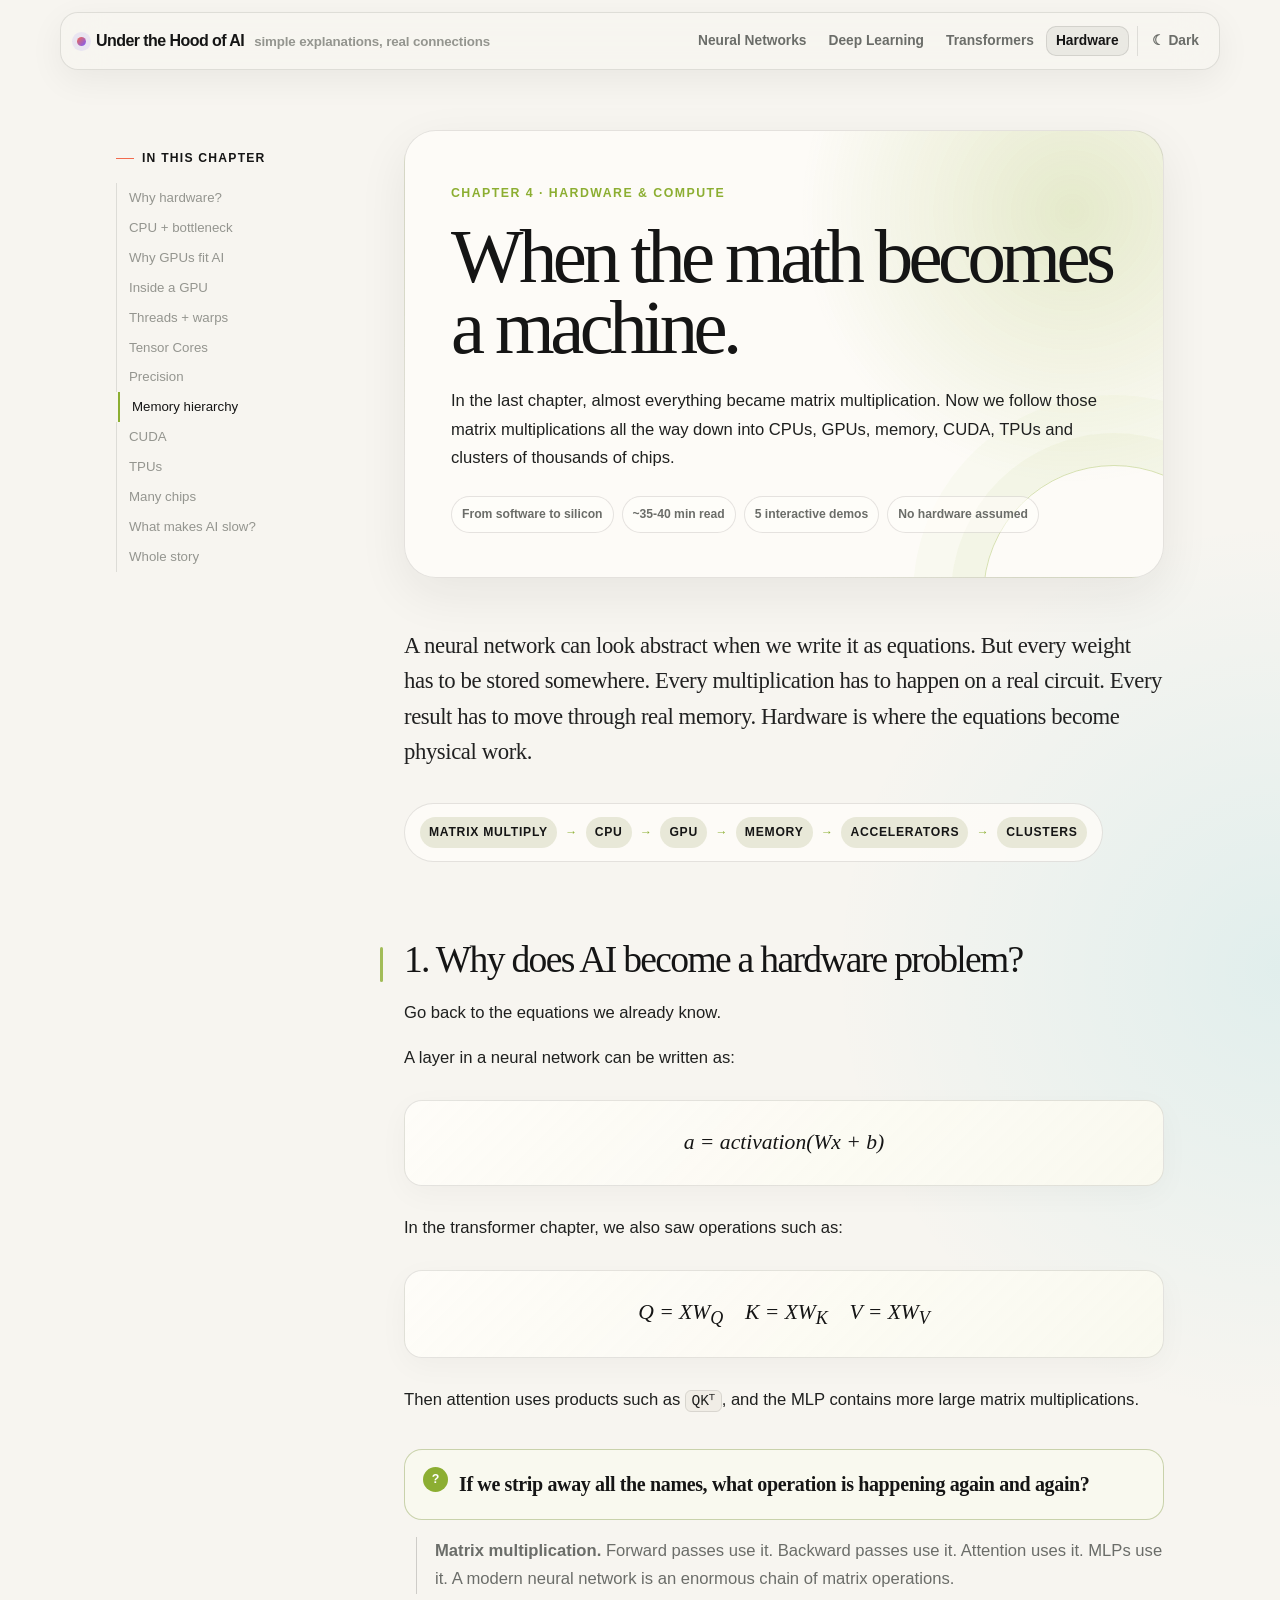
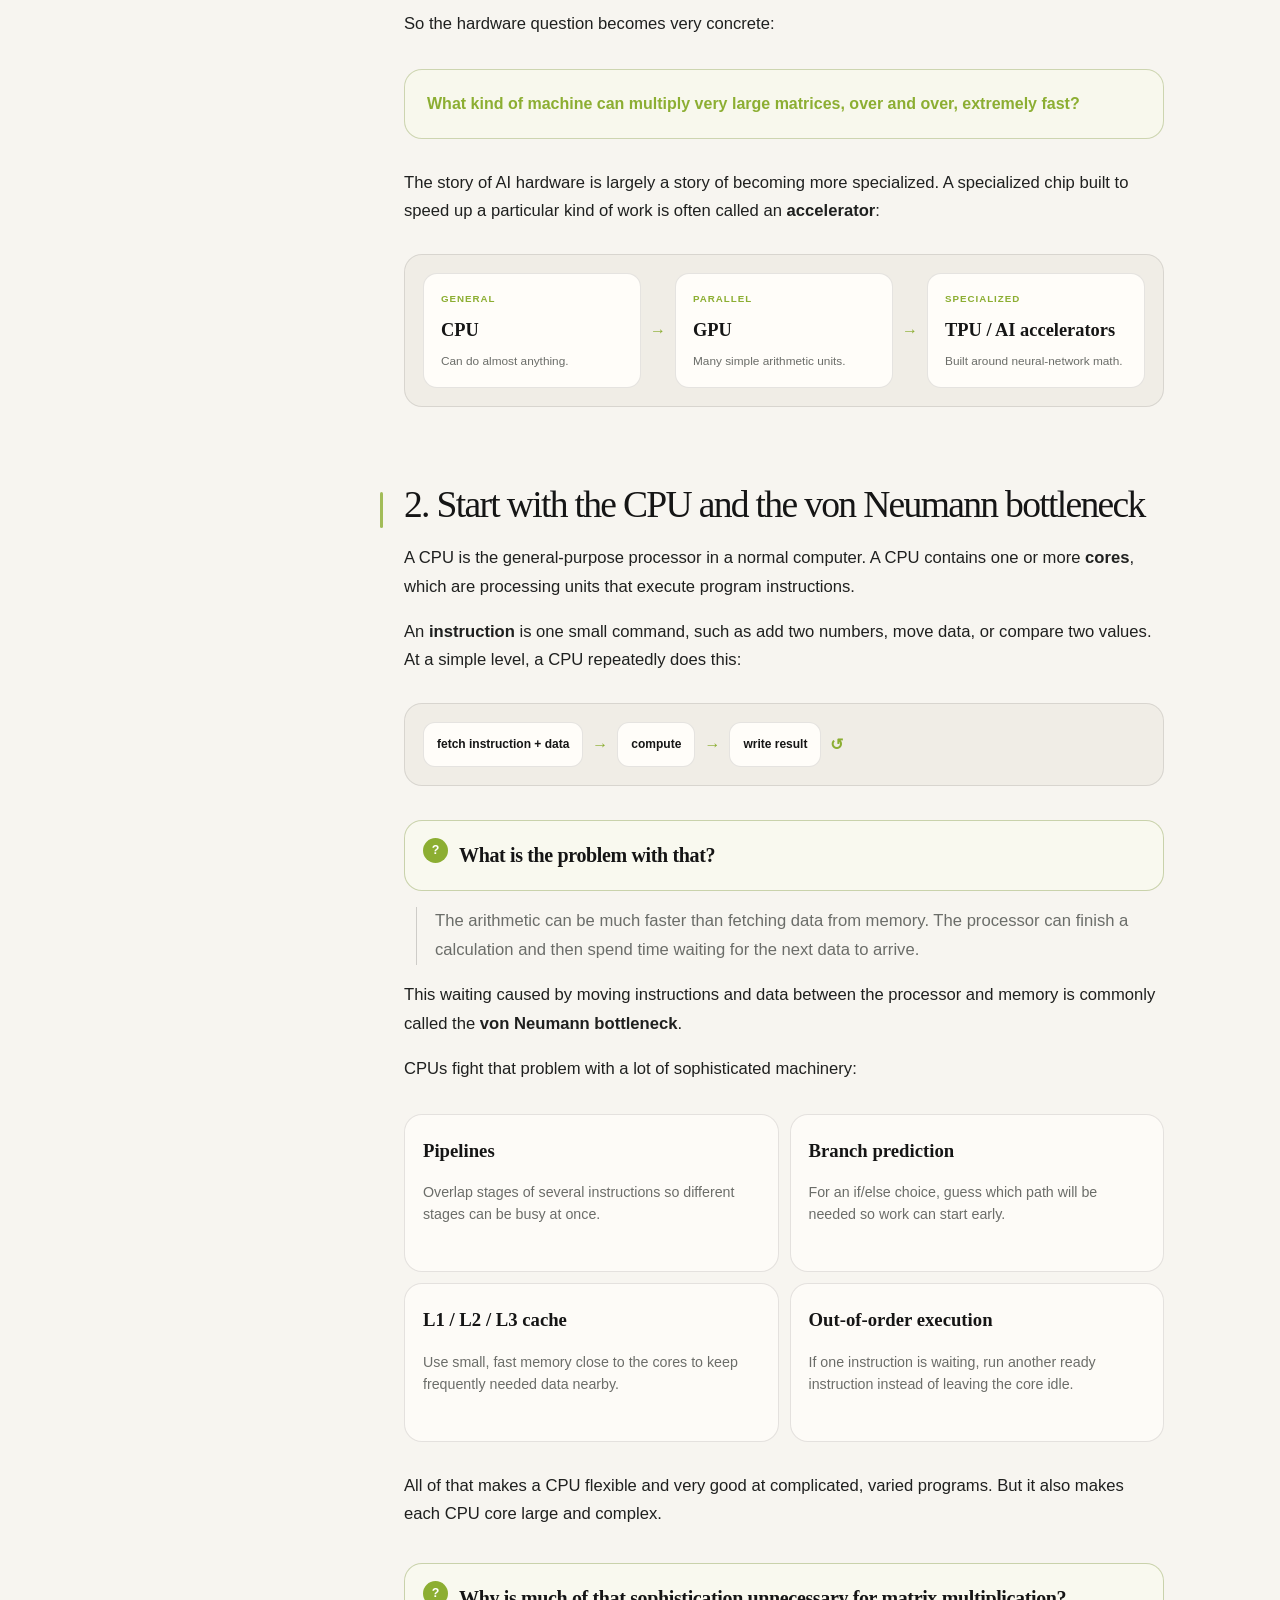
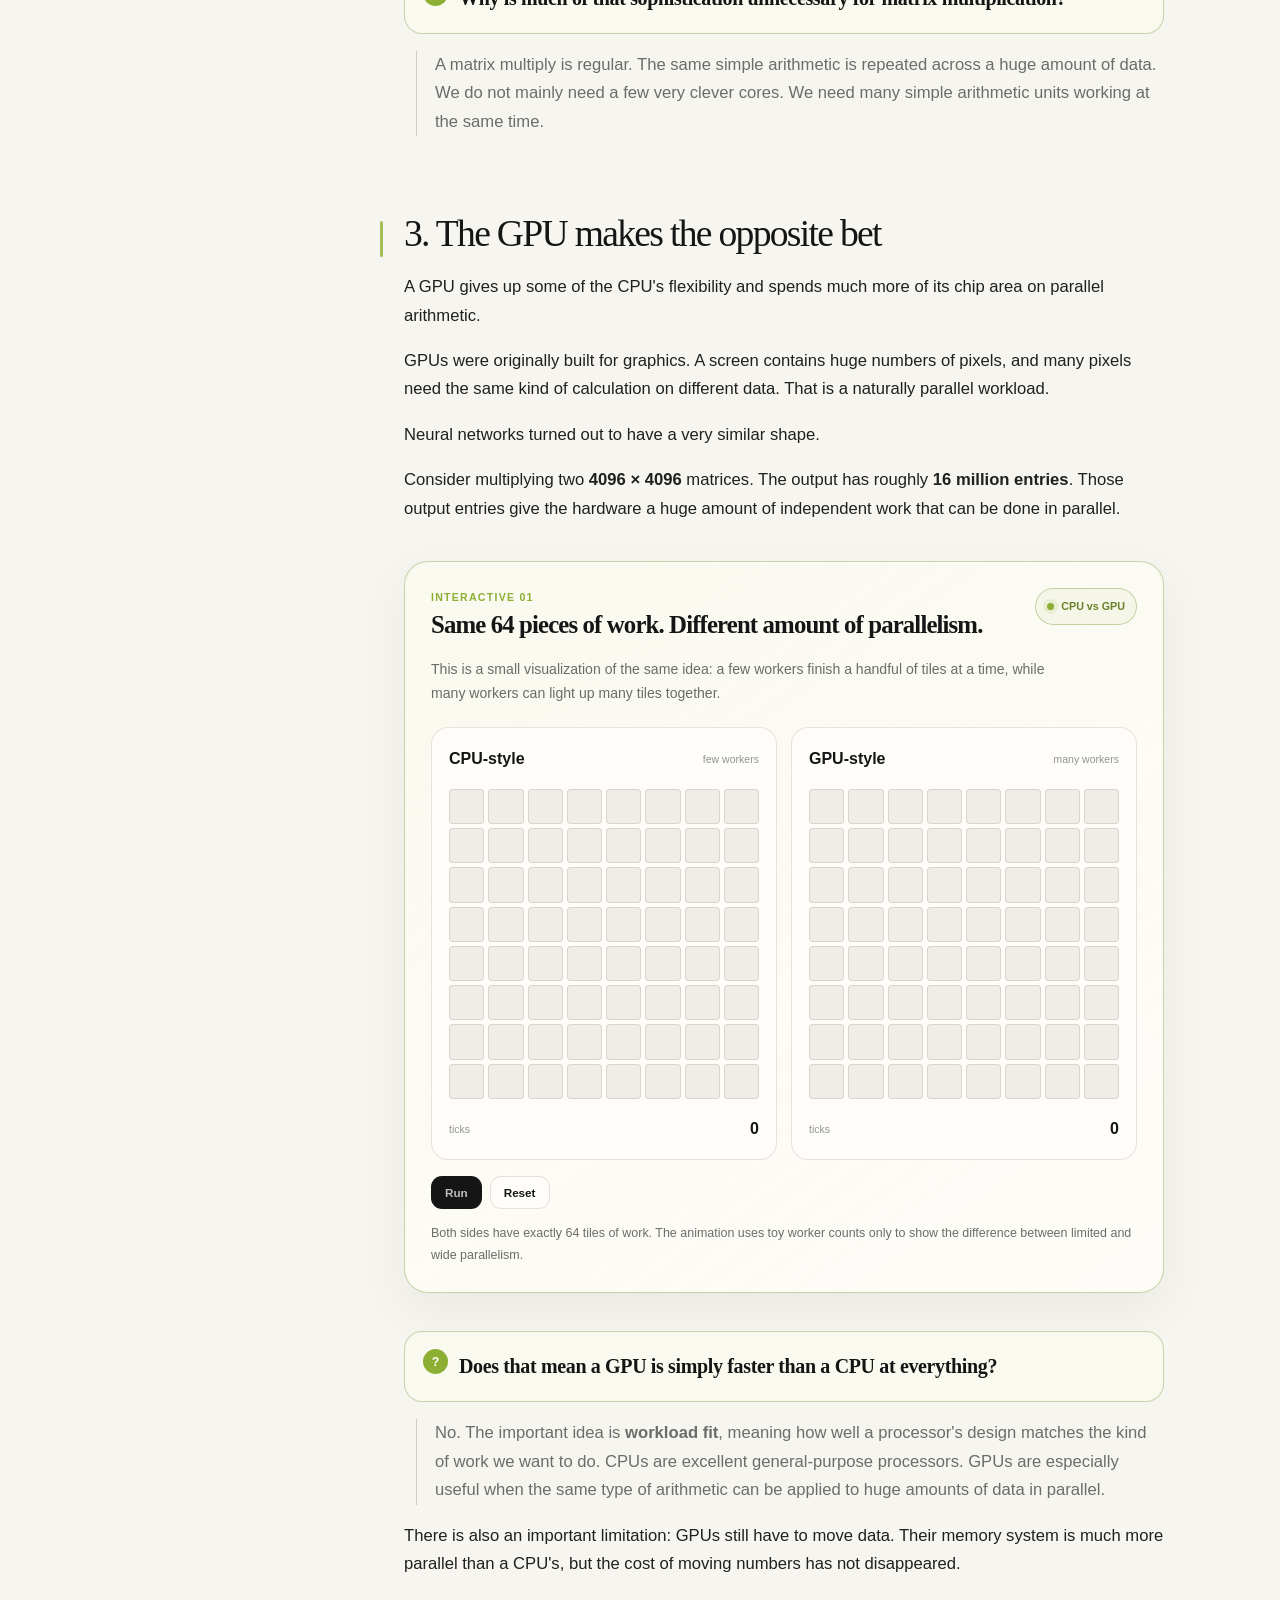
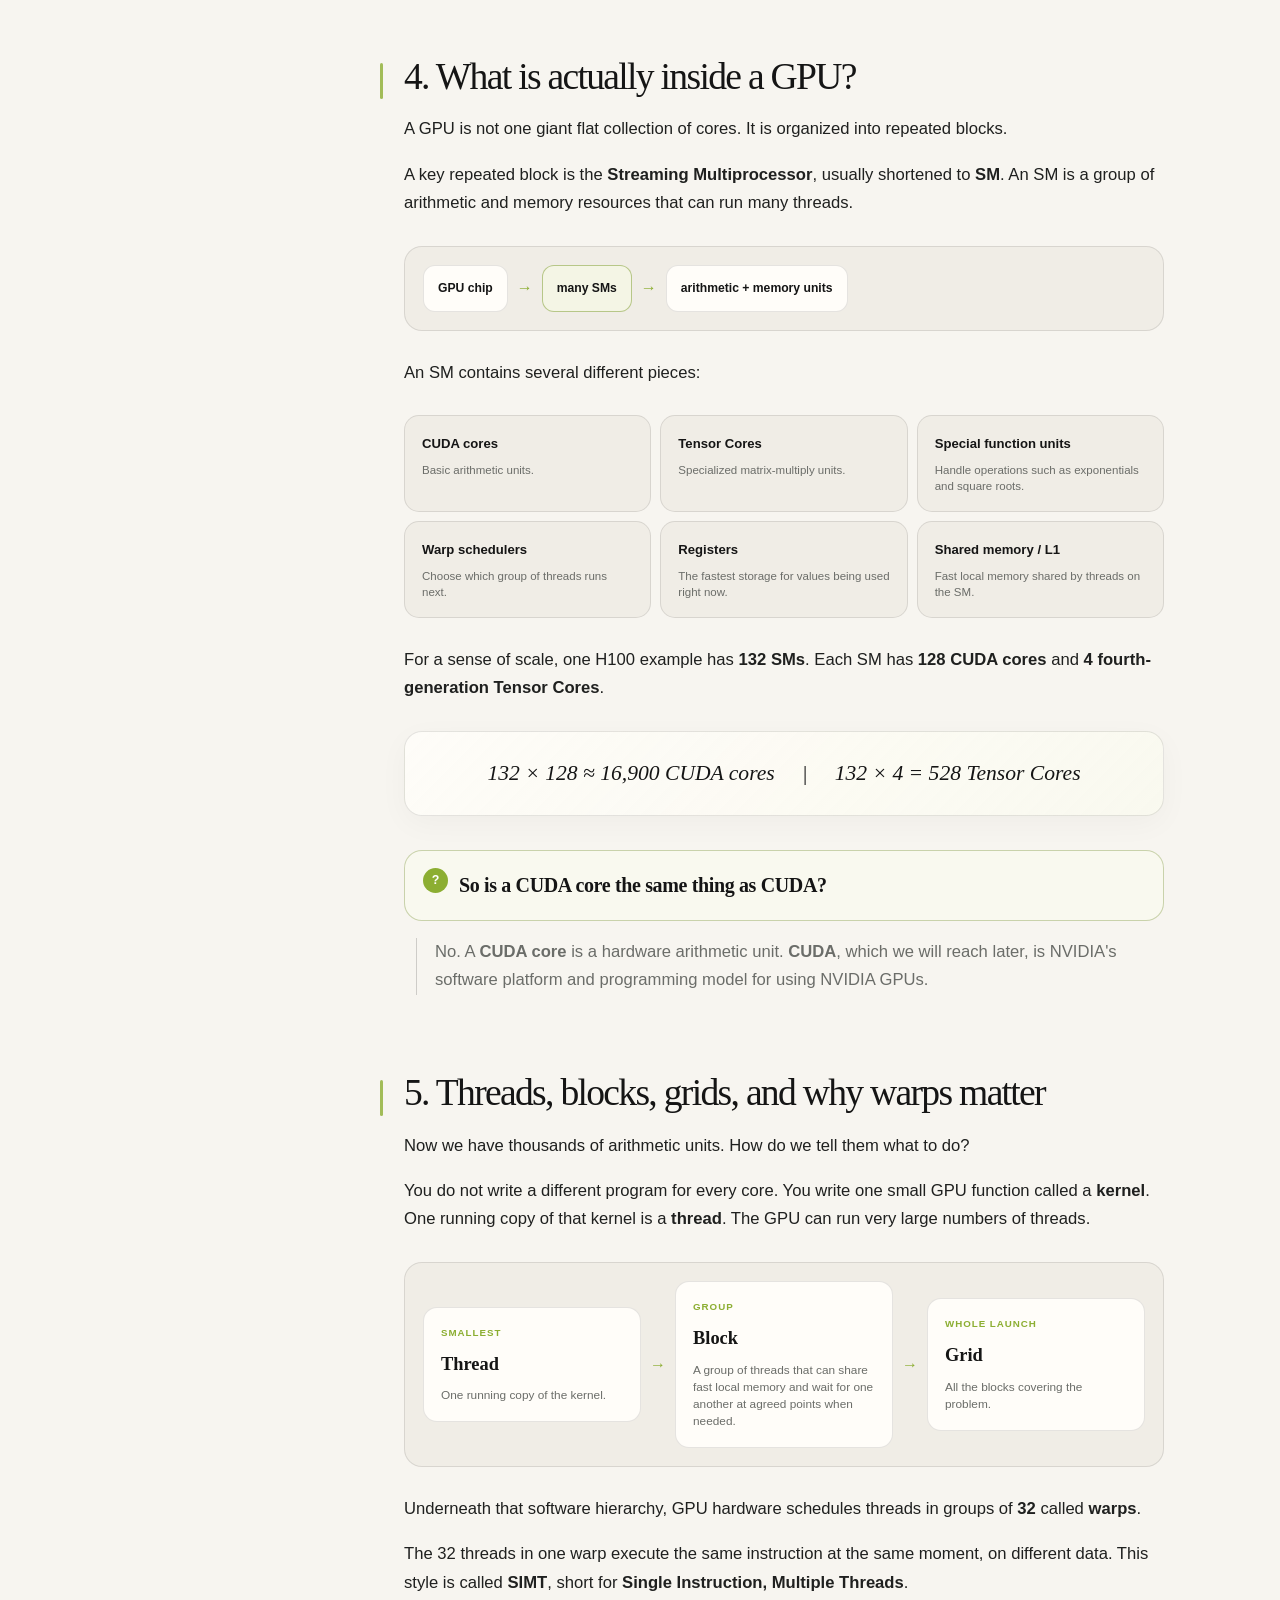
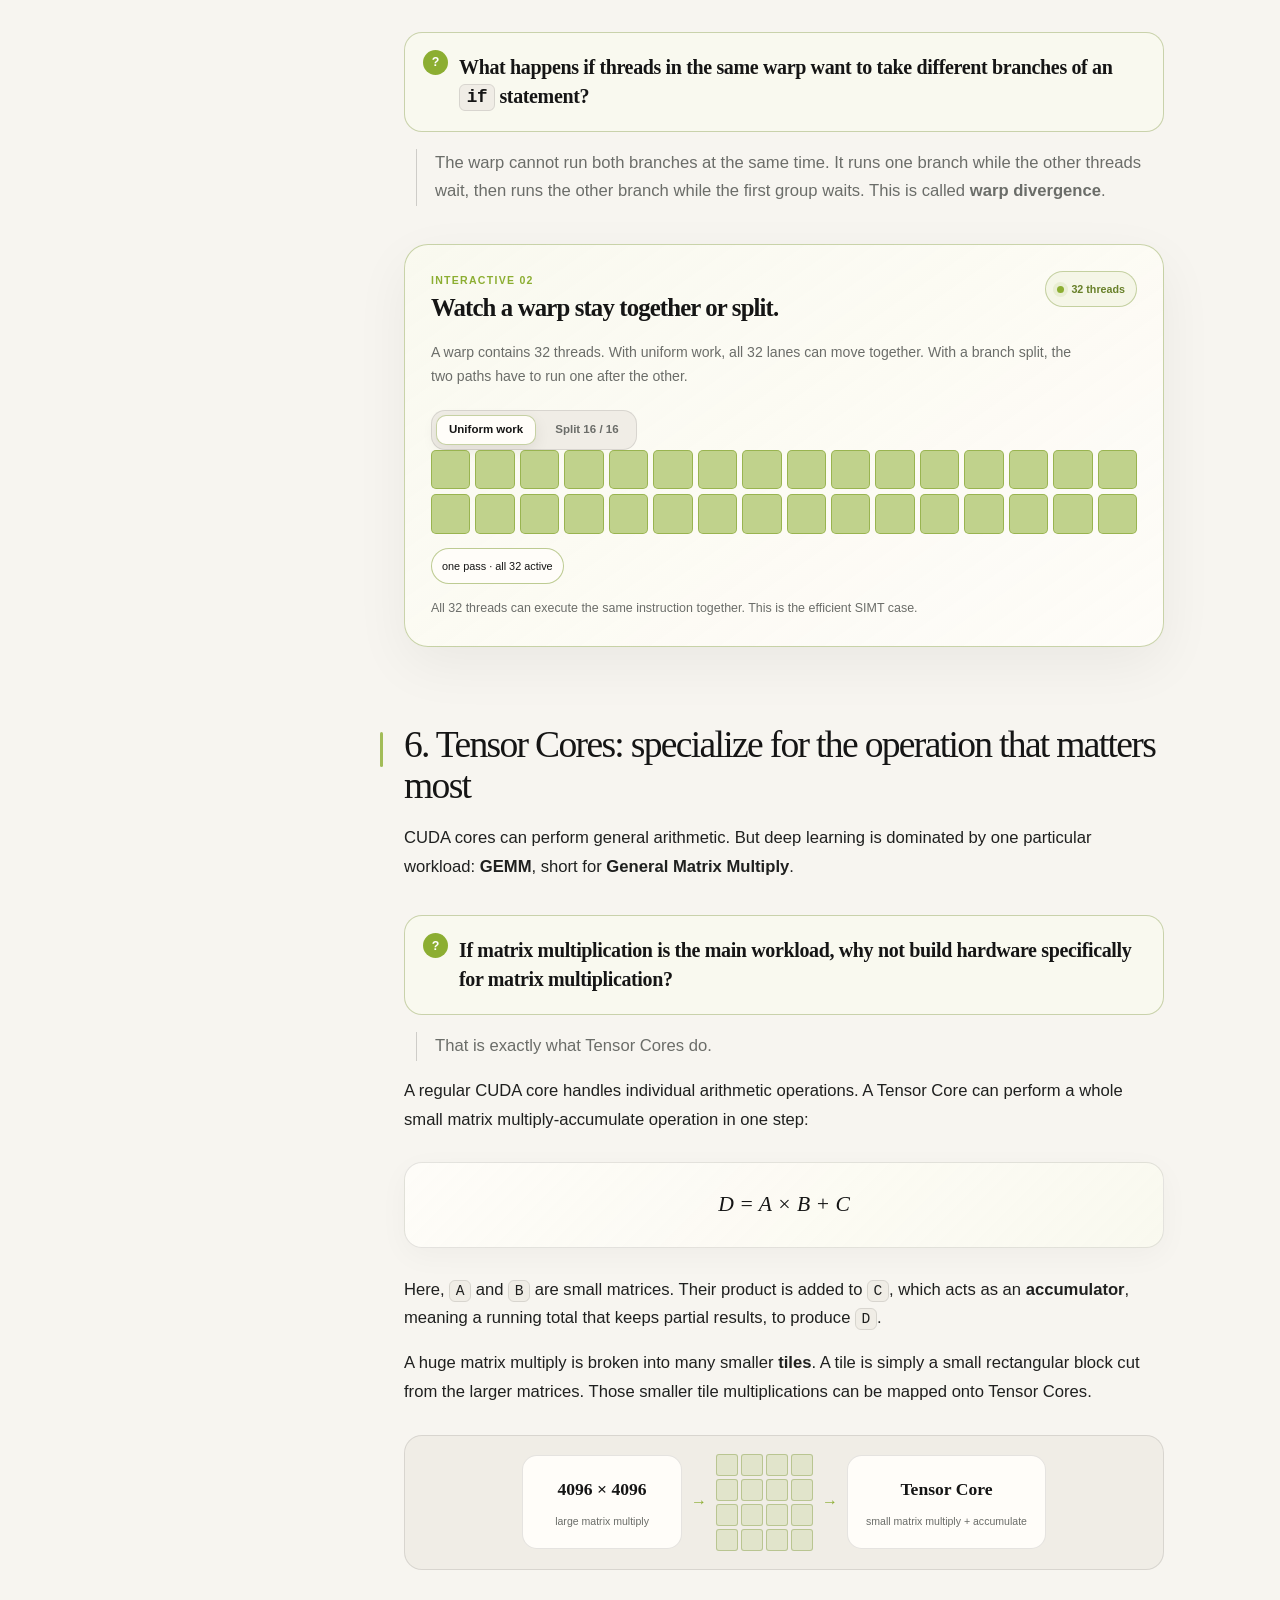
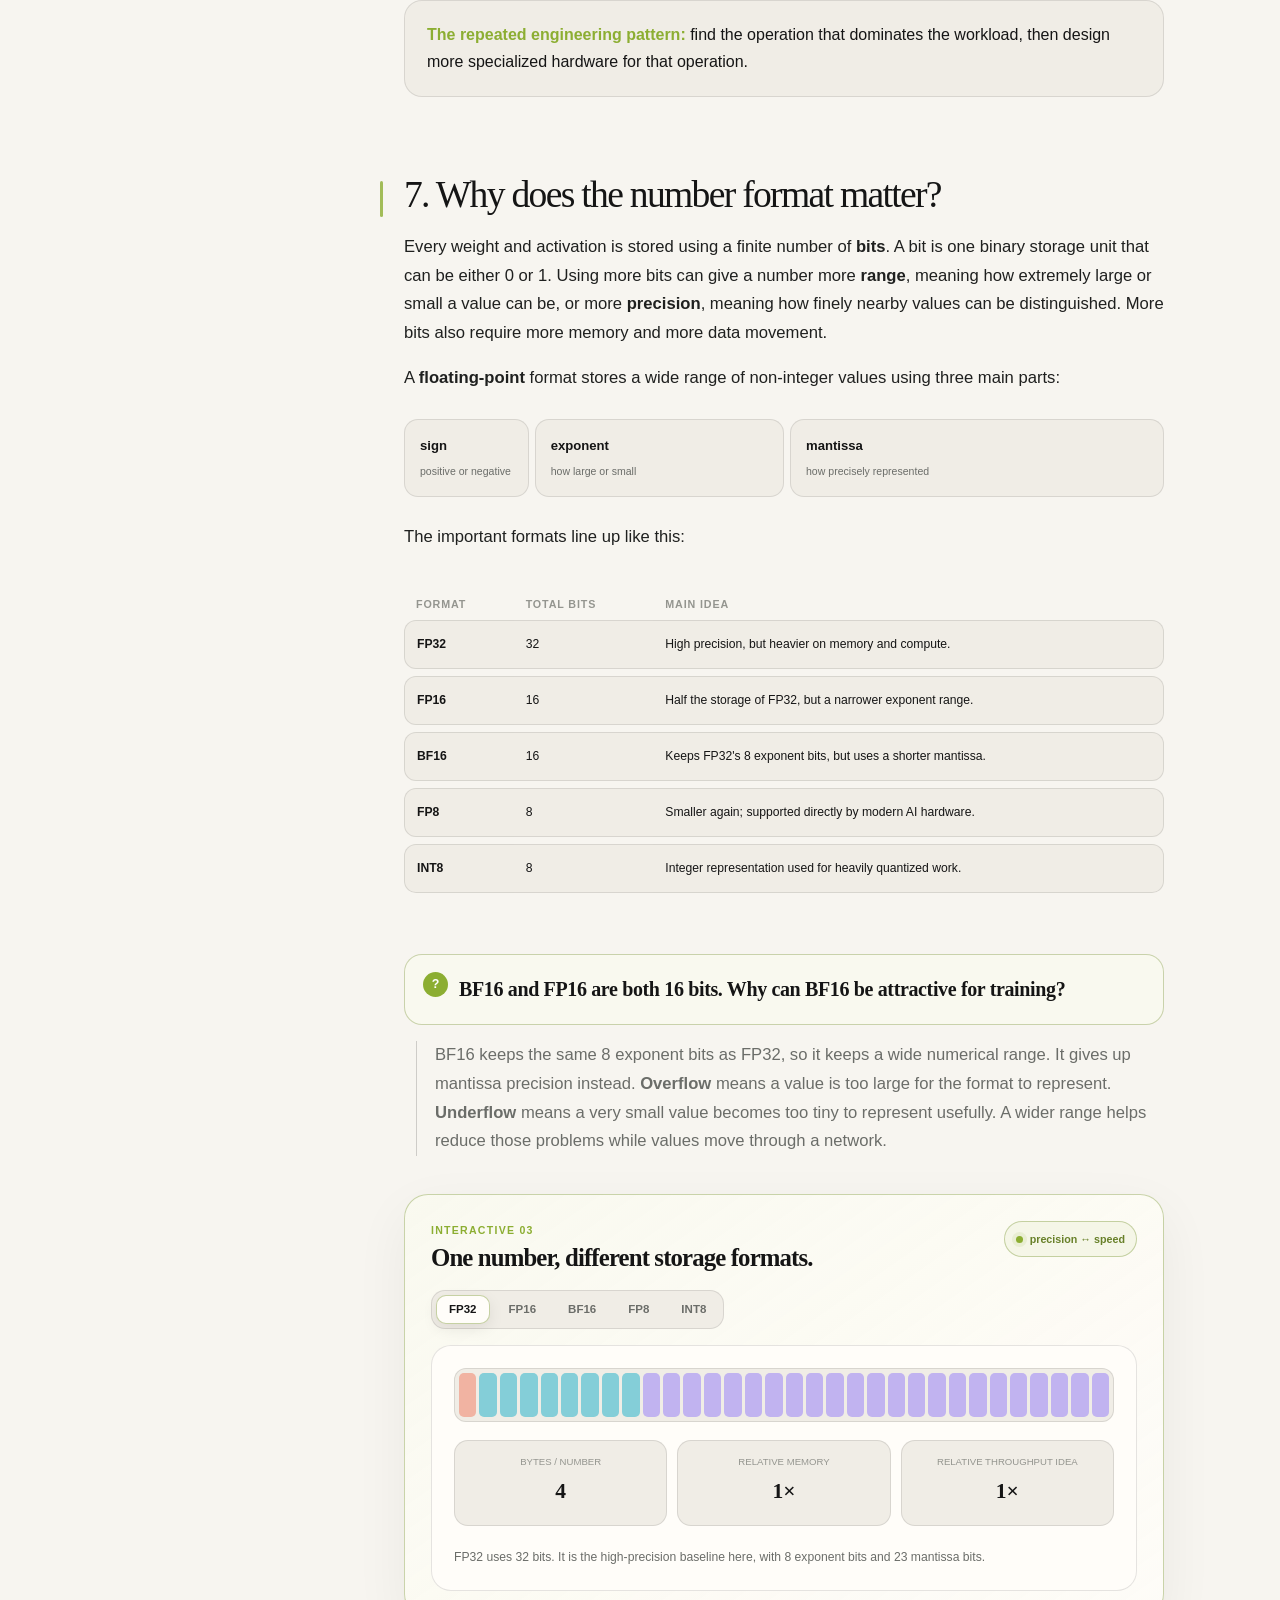
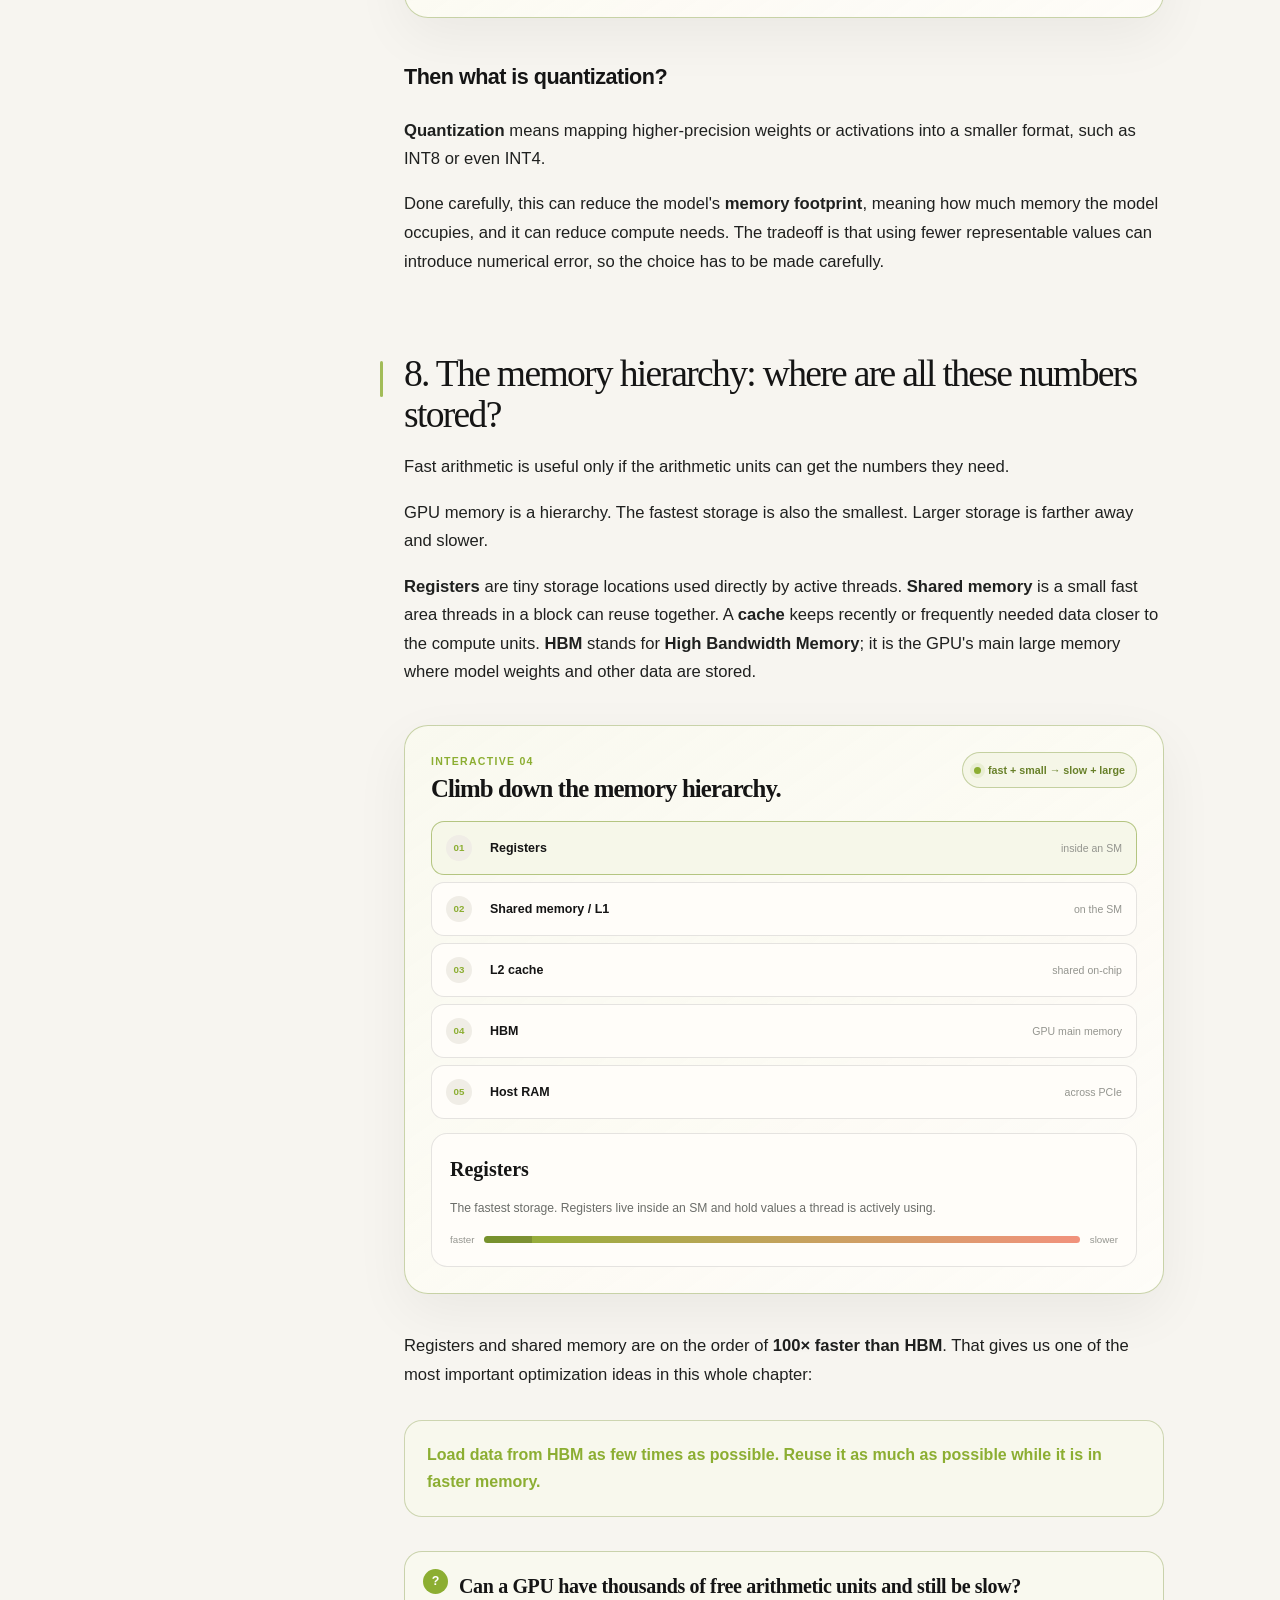
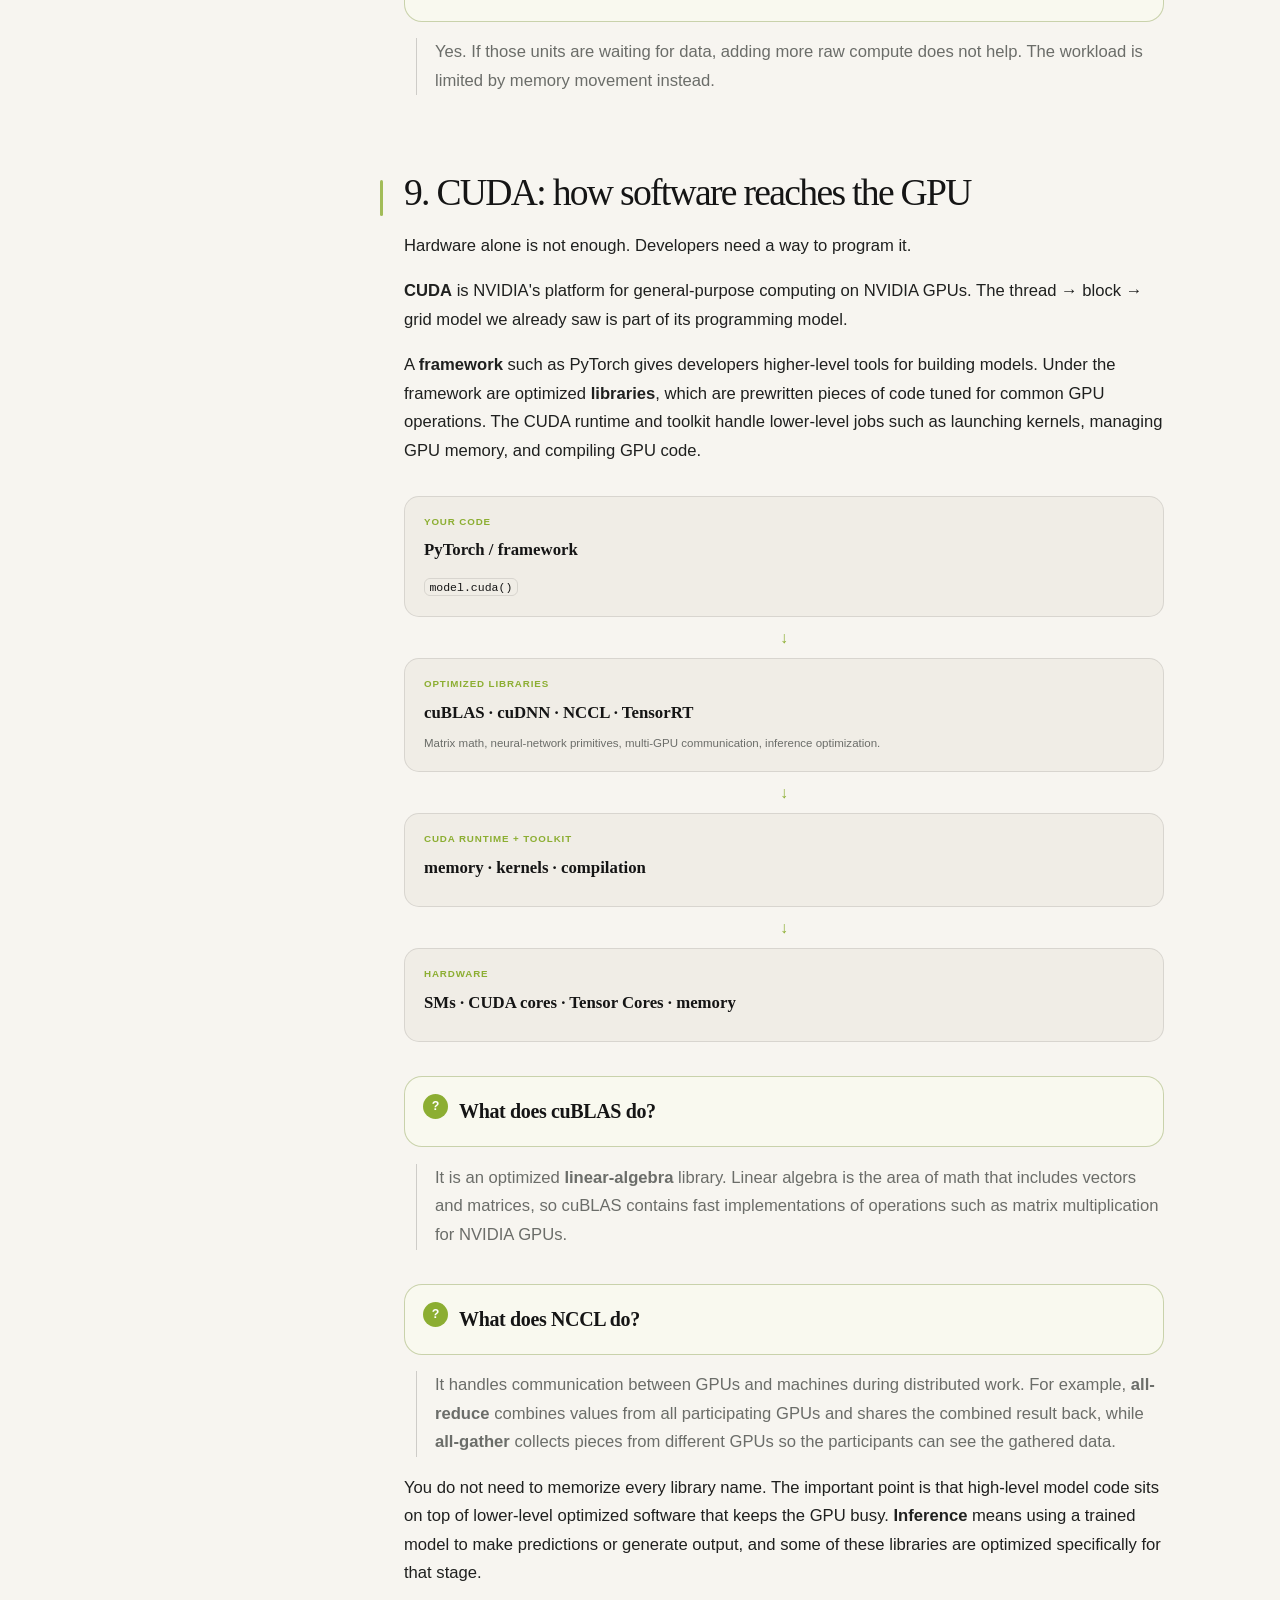
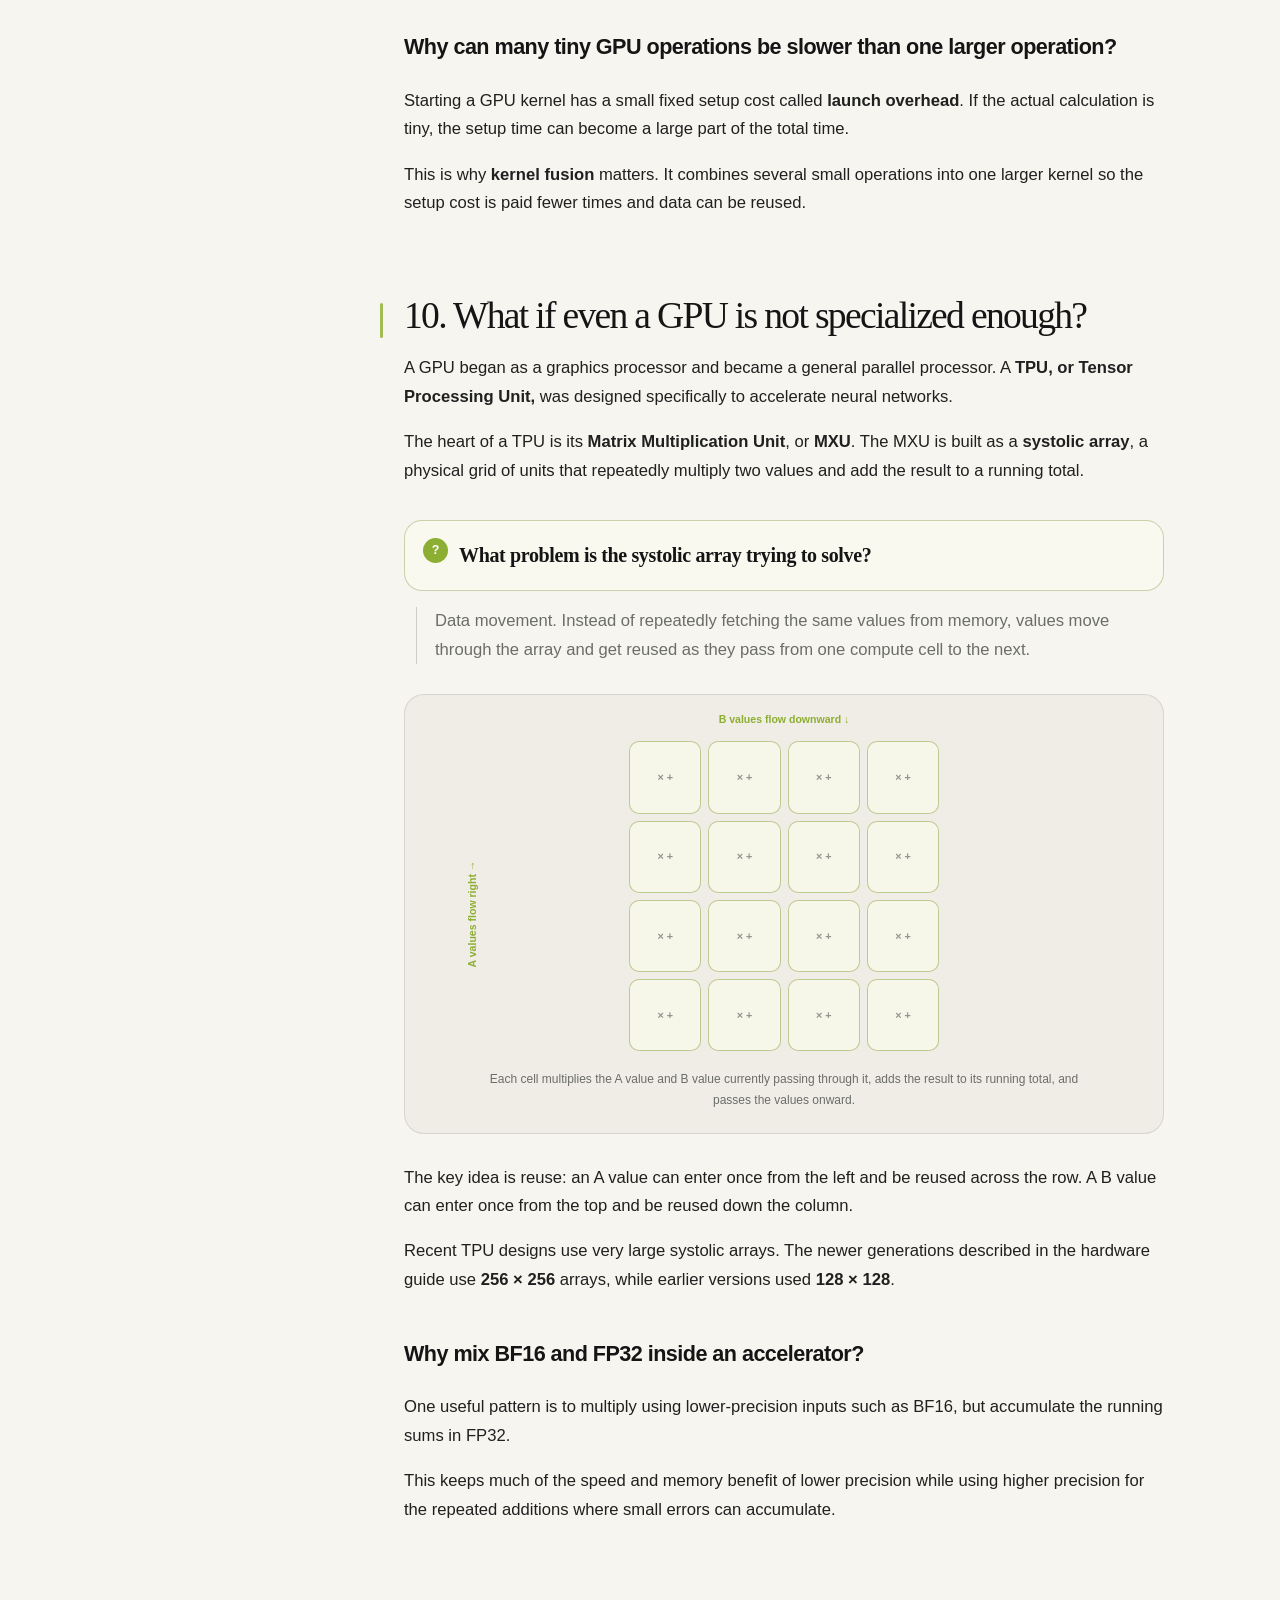
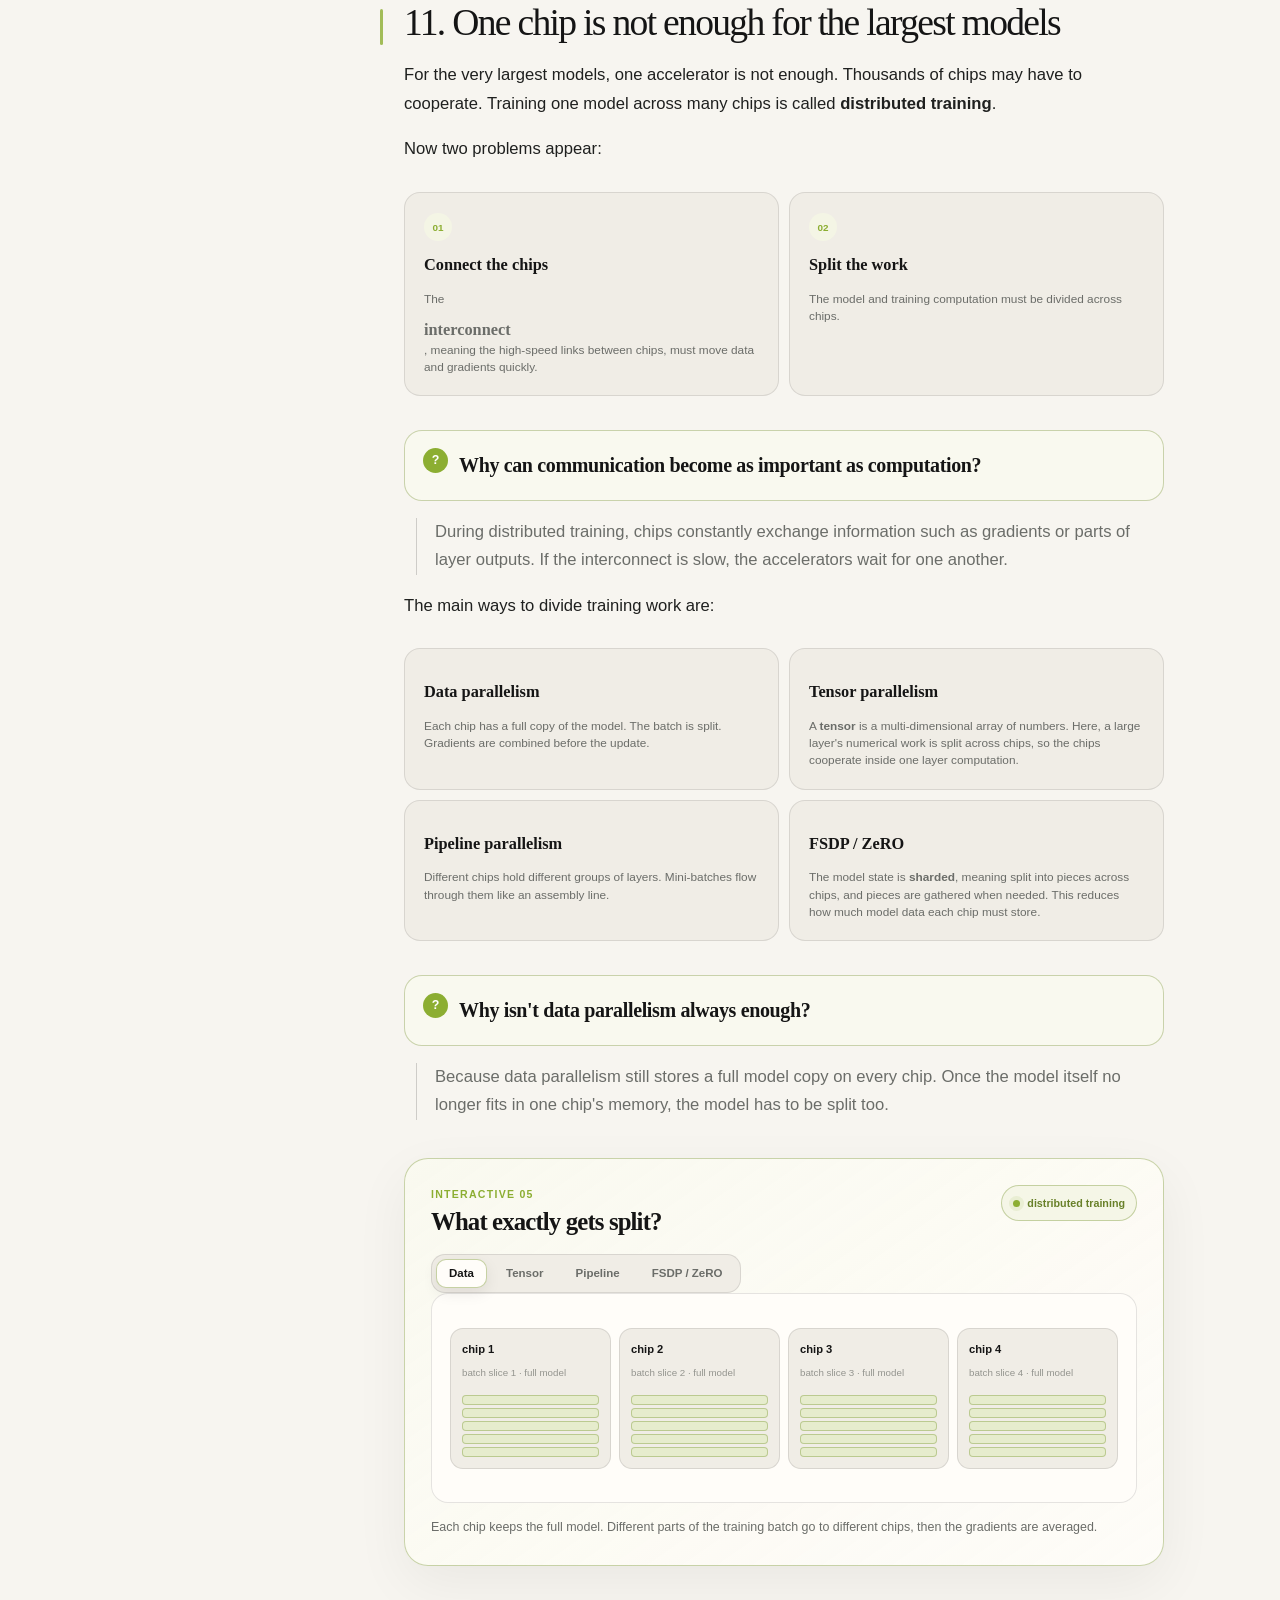
<file: chapter-4-hardware.html>
<!doctype html>
<html lang="en">
<head>
  <meta charset="utf-8">
  <meta name="viewport" content="width=device-width, initial-scale=1">
  <meta name="description" content="AI hardware explained from scratch: matrix multiplication, CPUs, GPUs, streaming multiprocessors, CUDA, Tensor Cores, precision, HBM, TPUs and multi-chip training.">
  <meta name="theme-color" content="#6d4aff">
  <meta property="og:title" content="Chapter 4: Hardware & Compute | Under the Hood of AI">
  <meta property="og:description" content="Follow neural-network math into the chips that make modern AI possible.">
  <meta property="og:type" content="article">
  <title>Chapter 4: Hardware & Compute | Under the Hood of AI</title>
  <link rel="icon" href="favicon.svg" type="image/svg+xml">
  <style>
:root {
  --bg: #f7f5f0;
  --bg-deep: #efebe3;
  --surface: rgba(255,255,255,.72);
  --surface-solid: #fffdf9;
  --surface-2: #f0ede6;
  --text: #151515;
  --muted: #6b6d69;
  --faint: #94958f;
  --line: rgba(22,22,22,.11);
  --line-strong: rgba(22,22,22,.18);
  --accent: #635bff;
  --violet: #7a5cff;
  --cyan: #00a9c7;
  --coral: #f26b4f;
  --lime: #8cae32;
  --code: #111217;
  --code-text: #f5f7fb;
  --shadow: 0 28px 80px rgba(35,31,24,.10);
  --shadow-soft: 0 16px 50px rgba(35,31,24,.07);
  --radius-xl: 34px;
  --radius-lg: 26px;
  --radius-md: 18px;
  --content: 760px;
  --display: "Iowan Old Style", "Palatino Linotype", Palatino, Georgia, serif;
  --sans: Inter, ui-sans-serif, -apple-system, BlinkMacSystemFont, "Segoe UI", sans-serif;
}

[data-theme="dark"] {
  --bg: #0b0d10;
  --bg-deep: #07090b;
  --surface: rgba(20,23,28,.76);
  --surface-solid: #12151a;
  --surface-2: #171b20;
  --text: #f4f2ed;
  --muted: #a6a8aa;
  --faint: #74777b;
  --line: rgba(255,255,255,.10);
  --line-strong: rgba(255,255,255,.17);
  --accent: #8e86ff;
  --violet: #a18bff;
  --cyan: #36c7dc;
  --coral: #ff826a;
  --lime: #b2cf5b;
  --code: #07090c;
  --code-text: #f4f6fa;
  --shadow: 0 28px 90px rgba(0,0,0,.38);
  --shadow-soft: 0 18px 55px rgba(0,0,0,.24);
}

* { box-sizing: border-box; }
html { scroll-behavior: smooth; }
body {
  margin: 0;
  min-height: 100vh;
  font-family: var(--sans);
  color: var(--text);
  background:
    radial-gradient(circle at 8% -10%, color-mix(in srgb,var(--violet) 12%,transparent), transparent 30rem),
    radial-gradient(circle at 100% 5%, color-mix(in srgb,var(--cyan) 9%,transparent), transparent 28rem),
    var(--bg);
  line-height: 1.72;
  -webkit-font-smoothing: antialiased;
  text-rendering: optimizeLegibility;
}
body::before {
  content:"";
  pointer-events:none;
  position:fixed;
  inset:0;
  z-index:-1;
  opacity:.38;
  background-image: radial-gradient(color-mix(in srgb,var(--text) 9%,transparent) .55px, transparent .55px);
  background-size: 8px 8px;
  mask-image: linear-gradient(to bottom, #000, transparent 70%);
}
[data-theme="dark"] body::before { opacity:.18; }
::selection { background: color-mix(in srgb,var(--violet) 30%,transparent); }
body[data-page="chapter-1"] { --page-accent: var(--violet); }
body[data-page="chapter-2"] { --page-accent: var(--coral); }
body[data-page="chapter-3"] { --page-accent: var(--cyan); }
body[data-page="chapter-4"] { --page-accent: var(--lime); }
a { color: inherit; }
button, a { -webkit-tap-highlight-color: transparent; }

.progress-bar {
  position: fixed; inset: 0 auto auto 0; width:0; height:2px; z-index:1000;
  background: linear-gradient(90deg,var(--coral),var(--violet),var(--cyan));
  box-shadow: 0 0 16px color-mix(in srgb,var(--violet) 45%,transparent);
}

/* Floating editorial navigation */
.site-header {
  position:sticky; top:0; z-index:100;
  padding:12px 16px 0;
  pointer-events:none;
}
.nav-wrap {
  pointer-events:auto;
  max-width:1160px; margin:auto;
  min-height:58px; padding:8px 10px 8px 16px;
  display:flex; align-items:center; gap:14px;
  border:1px solid var(--line);
  border-radius:18px;
  background: color-mix(in srgb,var(--bg) 72%,transparent);
  backdrop-filter: blur(22px) saturate(1.25);
  box-shadow: 0 10px 35px rgba(20,18,15,.06);
}
.brand {
  display:flex; align-items:baseline; gap:10px;
  text-decoration:none; white-space:nowrap;
  font-size:1rem; font-weight:850; letter-spacing:-.035em;
}
.brand::before {
  content:""; width:9px; height:9px; border-radius:50%; flex:none;
  background:linear-gradient(135deg,var(--coral),var(--violet));
  box-shadow: 0 0 0 5px color-mix(in srgb,var(--violet) 11%,transparent);
}
.brand small { color:var(--faint); font-weight:650; letter-spacing:-.01em; }
.nav-links { margin-left:auto; display:flex; align-items:center; gap:2px; }
.nav-links a, .theme-btn {
  text-decoration:none; color:var(--muted); border:0; background:transparent;
  padding:8px 10px; border-radius:10px; font:650 .86rem/1 var(--sans); cursor:pointer;
  transition:.2s ease;
}
.nav-links a:hover, .theme-btn:hover, .nav-links a.current { color:var(--text); background:color-mix(in srgb,var(--text) 6%,transparent); }
.nav-links a.current { box-shadow:inset 0 0 0 1px var(--line); }
.theme-btn { border-left:1px solid var(--line); border-radius:0 10px 10px 0; margin-left:6px; padding-left:14px; }
.menu-btn { display:none; margin-left:auto; border:1px solid var(--line); background:var(--surface); color:var(--text); border-radius:11px; padding:8px 10px; }

/* Home hero */
.hero {
  position:relative;
  max-width:1200px; min-height:730px; margin:0 auto;
  padding:92px 24px 70px;
  display:grid; grid-template-columns:1.08fr .92fr; gap:42px; align-items:center;
}
.hero::after {
  content:""; position:absolute; left:24px; right:24px; bottom:0; height:1px;
  background:linear-gradient(90deg,transparent,var(--line-strong),transparent);
}
.hero-copy { position:relative; z-index:2; max-width:720px; }
.eyebrow {
  display:inline-flex; align-items:center; gap:8px;
  color:var(--muted); font-weight:800; letter-spacing:.12em; text-transform:uppercase; font-size:.72rem;
}
.eyebrow::before { content:""; width:26px; height:1px; background:var(--coral); }
.hero h1 {
  font-family:var(--display); font-weight:500;
  font-size:clamp(4rem,7.4vw,7rem); line-height:.89; letter-spacing:-.065em;
  margin:20px 0 28px;
  max-width:820px;
}
.hero h1 .gradient-word {
  display:inline-block;
  background:linear-gradient(105deg,var(--coral),var(--violet) 45%,var(--cyan));
  -webkit-background-clip:text; background-clip:text; color:transparent;
}
.hero .hero-lede { color:var(--muted); font-size:1.12rem; line-height:1.72; max-width:650px; }
.hero-actions { display:flex; flex-wrap:wrap; align-items:center; gap:11px; margin-top:28px; }
.button {
  display:inline-flex; align-items:center; justify-content:center; gap:9px;
  padding:13px 17px; min-height:48px;
  border-radius:14px; border:1px solid var(--line-strong);
  background:color-mix(in srgb,var(--surface-solid) 80%,transparent);
  text-decoration:none; font-weight:780; font-size:.92rem;
  box-shadow:0 8px 22px rgba(18,17,14,.035);
  transition:transform .22s ease, box-shadow .22s ease, border-color .22s ease;
}
.button.primary { color:#fff; border-color:transparent; background:#161616; box-shadow:0 12px 26px rgba(10,10,10,.16); }
[data-theme="dark"] .button.primary { color:#0c0e10; background:#f5f2ea; }
.button:hover { transform:translateY(-2px); box-shadow:var(--shadow-soft); border-color:color-mix(in srgb,var(--violet) 35%,var(--line)); }
.hero-note { color:var(--faint); font-size:.8rem; margin-top:15px; }

/* Hero visual: pure CSS neural constellation */
.hero-visual {
  position:relative; height:520px; min-width:0;
  border-radius:42px;
  background:
    linear-gradient(var(--line) 1px,transparent 1px),
    linear-gradient(90deg,var(--line) 1px,transparent 1px),
    radial-gradient(circle at 52% 44%, color-mix(in srgb,var(--violet) 18%,transparent),transparent 37%),
    color-mix(in srgb,var(--surface-solid) 66%,transparent);
  background-size:42px 42px,42px 42px,auto,auto;
  border:1px solid var(--line);
  overflow:hidden;
  box-shadow:var(--shadow);
  isolation:isolate;
}
.hero-visual::before {
  content:""; position:absolute; width:360px; height:360px; border-radius:50%;
  left:50%; top:50%; transform:translate(-50%,-50%);
  border:1px solid color-mix(in srgb,var(--violet) 25%,transparent);
  box-shadow: inset 0 0 80px color-mix(in srgb,var(--violet) 8%,transparent);
}
.hero-visual::after {
  content:""; position:absolute; width:470px; height:470px; border-radius:50%;
  left:50%; top:50%; transform:translate(-50%,-50%);
  border:1px dashed color-mix(in srgb,var(--cyan) 23%,transparent);
  animation: spin 32s linear infinite;
}
@keyframes spin { to { transform:translate(-50%,-50%) rotate(360deg); } }
.visual-label {
  position:absolute; left:24px; top:22px; z-index:4;
  font:750 .72rem/1 var(--sans); letter-spacing:.11em; text-transform:uppercase; color:var(--faint);
}
.visual-stage {
  position:absolute; inset:78px 52px 72px; display:flex; align-items:center; justify-content:center;
}
.v-line { height:1px; flex:1; max-width:72px; background:linear-gradient(90deg,var(--line-strong),color-mix(in srgb,var(--violet) 55%,transparent)); position:relative; }
.v-line::after { content:""; position:absolute; right:-3px; top:-3px; width:7px; height:7px; border-radius:50%; background:var(--violet); box-shadow:0 0 18px var(--violet); }
.v-stack { display:grid; gap:17px; position:relative; z-index:2; }
.v-node {
  width:70px; height:70px; border-radius:22px; display:grid; place-items:center;
  border:1px solid var(--line-strong); background:color-mix(in srgb,var(--surface-solid) 82%,transparent);
  box-shadow:0 12px 32px rgba(20,18,15,.08); font-weight:850; font-size:.78rem;
}
.v-stack.center .v-node { width:88px; height:88px; border-radius:50%; background:linear-gradient(135deg,color-mix(in srgb,var(--coral) 88%,#fff),color-mix(in srgb,var(--violet) 88%,#fff)); color:white; border:0; box-shadow:0 20px 42px color-mix(in srgb,var(--violet) 22%,transparent); }
.v-stack.out .v-node { border-color:color-mix(in srgb,var(--cyan) 35%,var(--line)); }
.hero-visual .mini-caption {
  position:absolute; left:24px; right:24px; bottom:22px; z-index:4;
  display:flex; align-items:center; justify-content:space-between; gap:16px;
  color:var(--muted); font-size:.76rem;
}
.mini-caption span:last-child { color:var(--text); font-weight:750; }

.section { max-width:1180px; margin:auto; padding:86px 24px; }
.section-header { display:grid; grid-template-columns:1fr 1fr; gap:40px; align-items:end; margin-bottom:34px; }
.section h2 {
  font-family:var(--display); font-weight:500;
  font-size:clamp(2.7rem,5vw,4.8rem); line-height:1; letter-spacing:-.052em; margin:12px 0 0;
}
.section-lede { color:var(--muted); max-width:700px; font-size:1.02rem; margin:0; }

/* Bento chapter cards */
.chapter-grid { display:grid; grid-template-columns:1.08fr .92fr; gap:18px; margin-top:34px; }
.chapter-card {
  --card-accent: var(--violet);
  position:relative; display:grid; grid-template-columns:1fr 150px; gap:20px;
  min-height:310px; overflow:hidden;
  text-decoration:none; padding:29px;
  border:1px solid var(--line); border-radius:30px;
  background:color-mix(in srgb,var(--surface-solid) 77%,transparent);
  box-shadow:0 10px 40px rgba(28,25,20,.04);
  transition:transform .28s cubic-bezier(.2,.8,.2,1), box-shadow .28s ease, border-color .28s ease;
}
.chapter-card:nth-child(2){ --card-accent:var(--coral); }
.chapter-card:nth-child(3){ --card-accent:var(--cyan); }
.chapter-card:nth-child(4){ --card-accent:var(--lime); }
.chapter-card:nth-child(3), .chapter-card:nth-child(4) { min-height:290px; }
.chapter-card::before {
  content:""; position:absolute; inset:auto -100px -150px auto; width:300px; height:300px; border-radius:50%;
  background:radial-gradient(circle,color-mix(in srgb,var(--card-accent) 18%,transparent),transparent 68%);
}
.chapter-card:hover { transform:translateY(-5px); border-color:color-mix(in srgb,var(--card-accent) 40%,var(--line)); box-shadow:var(--shadow); }
.chapter-content { position:relative; z-index:2; display:flex; flex-direction:column; }
.chapter-no { color:var(--card-accent); font-weight:900; font-size:.78rem; letter-spacing:.12em; text-transform:uppercase; }
.chapter-card h3 { font-family:var(--display); font-weight:520; font-size:2rem; line-height:1.03; letter-spacing:-.045em; margin:28px 0 12px; max-width:410px; }
.chapter-card p { color:var(--muted); font-size:.93rem; line-height:1.62; max-width:440px; }
.card-foot { margin-top:auto; display:flex; align-items:center; gap:9px; font-size:.82rem; font-weight:750; }
.card-foot i { width:29px; height:29px; border:1px solid var(--line); border-radius:50%; display:grid; place-items:center; font-style:normal; transition:.2s ease; }
.chapter-card:hover .card-foot i { transform:translateX(3px); border-color:var(--card-accent); color:var(--card-accent); }
.chapter-art { position:relative; min-height:220px; align-self:stretch; }
.chapter-art .art-node { position:absolute; width:45px; height:45px; border:1px solid color-mix(in srgb,var(--card-accent) 45%,var(--line)); border-radius:50%; background:var(--surface-solid); box-shadow:0 8px 22px rgba(20,18,15,.06); }
.chapter-art .art-node:nth-child(1){left:0;top:22px}.chapter-art .art-node:nth-child(2){right:3px;top:5px}.chapter-art .art-node:nth-child(3){left:26px;top:102px}.chapter-art .art-node:nth-child(4){right:6px;top:128px}.chapter-art .art-node:nth-child(5){left:58px;bottom:8px}
.chapter-art::before,.chapter-art::after{content:"";position:absolute;left:22px;right:24px;height:1px;top:75px;background:linear-gradient(90deg,transparent,color-mix(in srgb,var(--card-accent) 55%,transparent),transparent);transform:rotate(-22deg);transform-origin:center}.chapter-art::after{top:138px;transform:rotate(29deg)}
.chapter-card:nth-child(2) .chapter-art::before{left:30px;right:14px;top:38px;height:150px;border-left:1px solid color-mix(in srgb,var(--card-accent) 30%,transparent);border-right:1px solid color-mix(in srgb,var(--card-accent) 30%,transparent);background:repeating-linear-gradient(to bottom,color-mix(in srgb,var(--card-accent) 15%,transparent) 0 13px,transparent 13px 25px);transform:none}
.chapter-card:nth-child(3) .chapter-art{display:grid;grid-template-columns:repeat(4,1fr);gap:7px;align-content:center}.chapter-card:nth-child(3) .chapter-art .art-node{position:static;width:auto;height:42px;border-radius:10px}.chapter-card:nth-child(3) .chapter-art .art-node:nth-child(3),.chapter-card:nth-child(3) .chapter-art .art-node:nth-child(7){background:color-mix(in srgb,var(--card-accent) 25%,var(--surface-solid))}.chapter-card:nth-child(3) .chapter-art::before,.chapter-card:nth-child(3) .chapter-art::after{display:none}
.chapter-card:nth-child(4) .chapter-art{display:grid;grid-template-columns:repeat(6,1fr);gap:5px;align-content:center}.chapter-card:nth-child(4) .chapter-art .art-node{position:static;width:auto;height:auto;aspect-ratio:1;border-radius:5px;background:color-mix(in srgb,var(--card-accent) 17%,var(--surface-solid))}.chapter-card:nth-child(4) .chapter-art::before,.chapter-card:nth-child(4) .chapter-art::after{display:none}

/* Philosophy / explainer section */
.promise { display:grid; grid-template-columns:1.1fr .9fr; gap:18px; margin-top:32px; }
.panel {
  position:relative; overflow:hidden;
  background:color-mix(in srgb,var(--surface-solid) 76%,transparent);
  border:1px solid var(--line); border-radius:28px; padding:30px;
  box-shadow:0 10px 40px rgba(25,22,18,.035);
}
.panel h3 { font-family:var(--display); font-weight:530; font-size:1.8rem; line-height:1.1; letter-spacing:-.035em; margin:0 0 18px; }
.panel h2 { font-family:var(--display); font-size:2rem; }
.panel p, .panel li { color:var(--muted); }
.panel ul { padding-left:18px; }
.panel li { margin:9px 0; }
.question-cloud { display:flex; flex-wrap:wrap; gap:9px; margin-top:22px; }
.question-chip { padding:9px 12px; border-radius:999px; background:var(--surface-2); border:1px solid var(--line); font-size:.82rem; color:var(--muted); }
.big-quote { font-family:var(--display); font-size:clamp(2rem,4vw,3.5rem); line-height:1.04; letter-spacing:-.045em; color:var(--text)!important; max-width:620px; }
.big-quote em { color:var(--violet); font-style:normal; }
.story-strip { margin-top:18px; display:grid; grid-template-columns:repeat(7,1fr); gap:8px; }
.story-strip span { position:relative; min-height:68px; padding:10px 8px; border:1px solid var(--line); border-radius:14px; background:var(--surface-2); display:flex; align-items:end; font-size:.68rem; font-weight:800; line-height:1.15; }
.story-strip span:not(:last-child)::after { content:"→"; position:absolute; right:-8px; top:8px; z-index:2; color:var(--faint); }

/* Article shell */
.article-shell {
  max-width:1180px; margin:0 auto; padding:60px 24px 110px;
  display:grid; grid-template-columns:220px minmax(0,var(--content)); gap:68px; justify-content:center;
}
.toc {
  position:sticky; top:94px; align-self:start; max-height:calc(100vh - 116px); overflow:auto;
  padding:18px 14px 18px 0; font-size:.83rem;
}
.toc strong { display:flex; align-items:center; gap:8px; margin:0 0 14px; color:var(--text); font-size:.76rem; letter-spacing:.1em; text-transform:uppercase; }
.toc strong::before{content:"";width:18px;height:1px;background:var(--coral)}
.toc a { display:block; text-decoration:none; color:var(--faint); padding:6px 0 6px 12px; border-left:1px solid var(--line); line-height:1.35; transition:.18s ease; }
.toc a:hover,.toc a.active { color:var(--text); border-left:2px solid var(--page-accent,var(--violet)); transform:translateX(2px); }
.article { min-width:0; }
.article-head {
  --page-accent:var(--violet);
  position:relative; isolation:isolate; overflow:hidden;
  padding:52px 46px 44px; margin-bottom:50px;
  border:1px solid var(--line); border-radius:32px;
  background:
    radial-gradient(circle at 88% 18%,color-mix(in srgb,var(--page-accent) 22%,transparent),transparent 17rem),
    color-mix(in srgb,var(--surface-solid) 76%,transparent);
  box-shadow:var(--shadow-soft);
}
body[data-page="chapter-2"] .article-head{--page-accent:var(--coral)}
body[data-page="chapter-3"] .article-head{--page-accent:var(--cyan)}
body[data-page="chapter-4"] .article-head{--page-accent:var(--lime)}
.article-head::after {
  content:""; position:absolute; z-index:-1; width:260px; height:260px; right:-82px; bottom:-150px; border-radius:50%;
  border:1px solid color-mix(in srgb,var(--page-accent) 35%,transparent);
  box-shadow:0 0 0 32px color-mix(in srgb,var(--page-accent) 5%,transparent),0 0 0 70px color-mix(in srgb,var(--page-accent) 3%,transparent);
}
.article-head .kicker { color:var(--page-accent); font-weight:900; font-size:.77rem; letter-spacing:.12em; text-transform:uppercase; }
.article-head h1 {
  font-family:var(--display); font-weight:520;
  font-size:clamp(3.2rem,6vw,5.8rem); line-height:.92; letter-spacing:-.06em; margin:18px 0 24px; max-width:760px;
}
.article-head p { color:var(--muted); font-size:1.1rem; line-height:1.7; max-width:680px; }
.article-meta { display:flex; flex-wrap:wrap; gap:8px; margin-top:24px; }
.article-meta span { color:var(--muted); font-size:.76rem; font-weight:720; padding:7px 10px; border:1px solid var(--line); border-radius:999px; background:color-mix(in srgb,var(--surface-solid) 55%,transparent); }
.article .lead { font-family:var(--display); font-size:1.42rem; line-height:1.55; letter-spacing:-.018em; color:color-mix(in srgb,var(--text) 86%,var(--muted)); }
.article h2 {
  position:relative; font-family:var(--display); font-weight:540;
  font-size:2.35rem; line-height:1.08; letter-spacing:-.045em; margin:78px 0 18px; scroll-margin-top:105px;
}
.article h2::before { content:""; position:absolute; left:-24px; top:.18em; width:3px; height:.95em; border-radius:3px; background:var(--page-accent,var(--violet)); opacity:.8; }
.article h3 { font-size:1.35rem; letter-spacing:-.025em; margin-top:40px; scroll-margin-top:105px; }
.article p { font-size:1.04rem; color:color-mix(in srgb,var(--text) 88%,var(--muted)); }
.question {
  position:relative; margin:34px 0 12px; padding:20px 22px 20px 54px;
  border:1px solid color-mix(in srgb,var(--page-accent,var(--violet)) 27%,var(--line)); border-radius:18px;
  background:color-mix(in srgb,var(--page-accent,var(--violet)) 5%,var(--surface-solid));
  font-family:var(--display); font-size:1.25rem; font-weight:650; line-height:1.45; letter-spacing:-.018em;
}
.question::before { content:"?"; position:absolute; left:18px; top:17px; width:25px; height:25px; border-radius:50%; display:grid; place-items:center; background:var(--page-accent,var(--violet)); color:#fff; font:850 .78rem/1 var(--sans); }
.answer { color:var(--muted)!important; border-left:1px solid var(--line-strong); padding-left:18px; margin-left:12px; }
.callout { background:var(--surface-2); border:1px solid var(--line); border-radius:18px; padding:20px 22px; margin:30px 0; }
.callout strong { color:var(--page-accent,var(--violet)); }
.simple { background:color-mix(in srgb,var(--page-accent,var(--violet)) 6%,var(--surface-solid)); border-color:color-mix(in srgb,var(--page-accent,var(--violet)) 23%,var(--line)); }
.code,pre { position:relative; background:var(--code); color:var(--code-text); border-radius:18px; padding:21px 22px; overflow:auto; font-family:"SFMono-Regular",Consolas,"Liberation Mono",monospace; font-size:.9rem; line-height:1.65; box-shadow:inset 0 1px rgba(255,255,255,.05); }
pre::before { content:""; display:block; width:7px; height:7px; border-radius:50%; background:#ff6b5f; box-shadow:12px 0 #f2bf55,24px 0 #62c554; margin-bottom:18px; opacity:.85; }
code:not(pre code) { background:var(--surface-2); padding:.14em .38em; border:1px solid var(--line); border-radius:6px; font-size:.88em; }
.math {
  text-align:center; font-family:var(--display); font-style:italic; font-size:1.35rem;
  padding:23px; margin:28px 0; border:1px solid var(--line); border-radius:18px;
  background:linear-gradient(135deg,color-mix(in srgb,var(--surface-solid) 82%,transparent),color-mix(in srgb,var(--page-accent,var(--violet)) 5%,var(--surface-solid)));
  box-shadow:0 8px 30px rgba(25,22,18,.035);
}
.diagram { position:relative; margin:34px 0; padding:25px; overflow:auto; border:1px solid var(--line); border-radius:24px; background:color-mix(in srgb,var(--surface-solid) 78%,transparent); box-shadow:0 12px 40px rgba(25,22,18,.045); }
.diagram::after{content:"visual model";position:absolute;right:15px;top:13px;color:var(--faint);font-size:.62rem;letter-spacing:.12em;text-transform:uppercase;font-weight:800}
.diagram-title { font-family:var(--display); font-weight:650; margin-bottom:20px; font-size:1.14rem; }
.node-row { display:flex; align-items:center; justify-content:center; gap:16px; min-width:520px; }
.node-col { display:grid; gap:10px; }
.node { width:56px; height:56px; border-radius:50%; border:1px solid color-mix(in srgb,var(--page-accent,var(--violet)) 50%,var(--line)); display:grid; place-items:center; background:var(--surface-solid); font-weight:800; box-shadow:0 7px 22px rgba(20,18,15,.06); }
.arrow-line { color:var(--faint); font-size:1.2rem; }
.matrix { display:grid; grid-template-columns:repeat(4,48px); gap:5px; justify-content:center; }
.cell { height:48px; border-radius:9px; background:color-mix(in srgb,var(--page-accent,var(--violet)) 11%,var(--surface-2)); display:grid; place-items:center; font-size:.76rem; }
.cell.hot { background:color-mix(in srgb,var(--page-accent,var(--violet)) 72%,var(--surface)); color:#fff; }
.cpu-gpu { display:grid; grid-template-columns:1fr 1fr; gap:18px; min-width:550px; }
.chip { border:1px solid var(--line); border-radius:17px; padding:18px; background:var(--surface-solid); }
.core-grid { display:grid; gap:5px; margin-top:12px; }.core-grid.cpu{grid-template-columns:repeat(4,1fr)}.core-grid.gpu{grid-template-columns:repeat(12,1fr)}
.core { aspect-ratio:1; border-radius:4px; background:color-mix(in srgb,var(--page-accent,var(--violet)) 30%,var(--surface-2)); }.core.cpu-core{border-radius:9px;background:color-mix(in srgb,var(--cyan) 34%,var(--surface-2))}
.check { margin:38px 0; border:1px solid var(--line); background:color-mix(in srgb,var(--surface-solid) 78%,transparent); border-radius:18px; overflow:hidden; }
.check summary { cursor:pointer; font-weight:820; padding:17px 19px; list-style:none; }.check summary::-webkit-details-marker{display:none}.check summary::before{content:"＋";margin-right:10px;color:var(--page-accent,var(--violet))}.check[open] summary::before{content:"−"}.check p{padding:0 19px 17px;margin:0;color:var(--muted)}
.transition { position:relative; overflow:hidden; margin:68px 0 14px; padding:31px; border-radius:26px; background:linear-gradient(135deg,color-mix(in srgb,var(--page-accent,var(--violet)) 11%,var(--surface-solid)),color-mix(in srgb,var(--cyan) 5%,var(--surface-solid))); border:1px solid color-mix(in srgb,var(--page-accent,var(--violet)) 26%,var(--line)); }
.transition::after{content:"→";position:absolute;right:21px;bottom:-28px;font-family:var(--display);font-size:8rem;line-height:1;color:color-mix(in srgb,var(--page-accent,var(--violet)) 9%,transparent)}
.transition .label { font-size:.7rem; color:var(--page-accent,var(--violet)); font-weight:900; text-transform:uppercase; letter-spacing:.12em; }
.transition h3 { font-family:var(--display); margin:9px 0 10px; font-size:1.75rem; font-weight:570; letter-spacing:-.035em; max-width:610px; }
.chapter-nav { display:grid; grid-template-columns:1fr 1fr; gap:12px; margin-top:60px; }
.chapter-nav a { position:relative; overflow:hidden; text-decoration:none; border:1px solid var(--line); border-radius:18px; padding:20px; background:color-mix(in srgb,var(--surface-solid) 76%,transparent); transition:.22s ease; }
.chapter-nav a:hover { transform:translateY(-2px); border-color:color-mix(in srgb,var(--page-accent,var(--violet)) 35%,var(--line)); box-shadow:var(--shadow-soft); }
.chapter-nav a:last-child{text-align:right}.chapter-nav span{display:block;color:var(--faint);font-size:.75rem;margin-bottom:4px}
.sources { border-top:1px solid var(--line); margin-top:60px; padding-top:30px; }.sources li{margin:10px 0;color:var(--muted)}.sources a{color:var(--text);text-underline-offset:3px}

/* Sources page */
body[data-page="sources"] main.section { max-width:930px!important; }
body[data-page="sources"] main.section>h1 { font-family:var(--display); font-weight:520; letter-spacing:-.055em; }
body[data-page="sources"] .panel { padding:34px; }
body[data-page="sources"] .panel strong { color:var(--violet); }

.site-footer { margin-top:10px; border-top:1px solid var(--line); padding:42px 24px; color:var(--muted); }
.footer-wrap { max-width:1140px; margin:auto; display:flex; justify-content:space-between; gap:30px; font-size:.87rem; }
.footer-wrap strong { color:var(--text); }
.footer-wrap a { color:var(--text); text-underline-offset:3px; }

/* Scroll reveal */
.reveal { opacity:0; transform:translateY(16px); transition:opacity .65s ease,transform .65s cubic-bezier(.2,.8,.2,1); }
.reveal.visible { opacity:1; transform:none; }

@media (max-width: 980px) {
  .hero { grid-template-columns:1fr; min-height:auto; padding-top:70px; }
  .hero-copy { max-width:780px; }
  .hero-visual { height:450px; }
  .chapter-grid { grid-template-columns:1fr; }
  .section-header { grid-template-columns:1fr; gap:18px; }
  .article-shell { grid-template-columns:minmax(0,var(--content)); gap:0; }
  .toc { display:none; }
  .promise { grid-template-columns:1fr; }
}

@media (max-width: 760px) {
  .site-header { padding:8px 10px 0; }
  .nav-wrap { min-height:54px; padding:7px 8px 7px 14px; border-radius:15px; }
  .brand small { display:none; }
  .menu-btn { display:block; }
  .nav-links { display:none; position:absolute; top:68px; left:10px; right:10px; padding:10px; border:1px solid var(--line); border-radius:16px; background:var(--surface-solid); box-shadow:var(--shadow); }
  .nav-links.open { display:grid; }
  .nav-links a,.theme-btn { padding:11px; text-align:left; border-left:0; margin-left:0; border-radius:10px; }
  .hero { padding:72px 18px 54px; gap:34px; }
  .hero h1 { font-size:clamp(3.5rem,17vw,5rem); }
  .hero-visual { height:390px; border-radius:28px; }
  .visual-stage { inset:76px 24px 70px; }.v-node{width:52px;height:52px;border-radius:16px}.v-stack.center .v-node{width:72px;height:72px}.v-line{max-width:36px}
  .section { padding:68px 18px; }
  .chapter-card { grid-template-columns:1fr 100px; min-height:290px; padding:24px; border-radius:24px; }
  .chapter-card h3 { font-size:1.7rem; }
  .chapter-art { min-height:180px; }
  .story-strip { grid-template-columns:1fr 1fr; }.story-strip span:not(:last-child)::after{display:none}
  .article-shell { padding:38px 16px 82px; }
  .article-head { padding:36px 25px 32px; border-radius:25px; }
  .article-head h1 { font-size:clamp(3rem,14vw,4.4rem); }
  .article h2 { font-size:2rem; margin-top:64px; }.article h2::before{left:-12px;width:2px}
  .article .lead { font-size:1.26rem; }
  .question { padding-left:50px; }
  .chapter-nav { grid-template-columns:1fr; }.chapter-nav a:last-child{text-align:left}
  .cpu-gpu { min-width:520px; }
  .footer-wrap { flex-direction:column; }
}

@media (prefers-reduced-motion: reduce) {
  * { scroll-behavior:auto!important; animation:none!important; transition:none!important; }
  .reveal { opacity:1; transform:none; }
}

/* ===== Chapter 1: richer learning components (keeps the base template intact) ===== */
.chapter-map{display:flex;flex-wrap:wrap;align-items:center;gap:8px;margin:34px 0 10px;padding:13px 15px;border:1px solid var(--line);border-radius:999px;background:color-mix(in srgb,var(--surface-solid) 76%,transparent);width:max-content;max-width:100%;font-size:.76rem;font-weight:800;text-transform:uppercase;letter-spacing:.06em;color:var(--muted)}
.chapter-map span{padding:5px 9px;border-radius:999px;background:color-mix(in srgb,var(--violet) 7%,var(--surface-2));color:var(--text)}.chapter-map i{font-style:normal;color:var(--violet)}
.compare-strip{display:grid;grid-template-columns:1fr 1fr;gap:12px;margin:28px 0}.compare-strip>div{padding:20px;border:1px solid var(--line);border-radius:18px;background:color-mix(in srgb,var(--surface-solid) 75%,transparent)}.compare-strip small{display:block;color:var(--faint);font-weight:800;text-transform:uppercase;letter-spacing:.08em;margin-bottom:8px}.compare-strip strong{font-family:var(--display);font-size:1.12rem;font-weight:620}
.term-grid{display:grid;grid-template-columns:repeat(3,1fr);gap:11px;margin:30px 0}.term-card{position:relative;padding:20px 18px 46px;border:1px solid var(--line);border-radius:18px;background:color-mix(in srgb,var(--surface-solid) 78%,transparent);min-height:150px}.term-card b{font-family:var(--display);font-size:1.17rem}.term-card p{font-size:.89rem!important;color:var(--muted)!important;line-height:1.55;margin-bottom:0}.term-card code{position:absolute;bottom:14px;left:18px;color:var(--violet);font-weight:800}
.neuron-flow{display:flex;align-items:center;justify-content:center;gap:23px;min-width:580px;padding:20px 10px}.nf-inputs{display:grid;gap:9px}.nf-inputs span,.nf-core,.nf-out{display:grid;place-items:center;width:64px;height:64px;border:1px solid color-mix(in srgb,var(--violet) 40%,var(--line));border-radius:50%;background:var(--surface-solid);font-weight:850}.nf-core{width:92px;height:92px;background:linear-gradient(135deg,color-mix(in srgb,var(--violet) 16%,var(--surface-solid)),var(--surface-solid));font-family:var(--display);font-size:2rem}.nf-out{border-color:color-mix(in srgb,var(--coral) 48%,var(--line));}.nf-core small,.nf-out small{display:block;font:700 .6rem/1 var(--sans);text-transform:uppercase;letter-spacing:.08em;color:var(--faint);margin-top:-15px}.nf-arrow{text-align:center;color:var(--faint);font-size:.8rem;line-height:1.3}
.equation-breakdown{display:grid;grid-template-columns:repeat(4,1fr);gap:9px;margin:28px 0}.equation-breakdown>div{display:flex;gap:10px;align-items:flex-start;padding:15px;border:1px solid var(--line);border-radius:15px;background:var(--surface-2)}.equation-breakdown span{flex:0 0 25px;height:25px;border-radius:50%;display:grid;place-items:center;background:var(--violet);color:#fff;font-size:.72rem;font-weight:900}.equation-breakdown p{font-size:.84rem!important;margin:2px 0!important;line-height:1.4!important}.plain-list{padding-left:1.2rem;color:var(--muted)}.plain-list li{margin:10px 0;padding-left:5px}.plain-list strong{color:var(--text)}
.playground{margin:42px 0;padding:26px;border:1px solid color-mix(in srgb,var(--violet) 24%,var(--line));border-radius:26px;background:linear-gradient(145deg,color-mix(in srgb,var(--violet) 5%,var(--surface-solid)),color-mix(in srgb,var(--surface-solid) 84%,transparent));box-shadow:0 18px 55px rgba(24,21,18,.055)}.playground-head{display:flex;justify-content:space-between;gap:20px;align-items:flex-start;margin-bottom:12px}.playground-head small{color:var(--violet);font-weight:900;font-size:.67rem;letter-spacing:.12em}.playground-head h3{font-family:var(--display);font-size:1.65rem;font-weight:590;letter-spacing:-.035em;margin:6px 0 0}.playground-intro{font-size:.92rem!important;color:var(--muted)!important;margin:0 0 24px}.live-pill{padding:7px 10px;border:1px solid var(--line);border-radius:999px;font-size:.68rem;font-weight:800;color:var(--muted);white-space:nowrap;background:var(--surface-solid)}
.neuron-lab{display:grid;grid-template-columns:1.1fr .9fr;gap:24px}.control-stack{display:grid;gap:11px}.control-stack label,.activation-controls label,.gd-panel label{font-size:.76rem;font-weight:790;color:var(--muted);display:grid;grid-template-columns:1fr auto;gap:6px 12px}.control-stack output,.activation-controls output,.gd-panel output{font-variant-numeric:tabular-nums;color:var(--text)}input[type="range"]{grid-column:1/-1;width:100%;accent-color:var(--violet)}.neuron-readout{display:flex;flex-direction:column;justify-content:center;border:1px solid var(--line);border-radius:19px;padding:20px;background:color-mix(in srgb,var(--surface-solid) 82%,transparent)}.formula-live{font-family:"SFMono-Regular",Consolas,monospace;font-size:.79rem;color:var(--faint);line-height:1.5;padding-bottom:18px;border-bottom:1px solid var(--line)}.result-stack{display:flex;justify-content:space-between;align-items:end;padding:16px 0;border-bottom:1px solid var(--line)}.result-stack span{font-size:.76rem;color:var(--muted)}.result-stack strong{font-family:var(--display);font-size:2.1rem;font-variant-numeric:tabular-nums}.result-stack.accent strong{color:var(--violet)}.result-arrow{text-align:center;color:var(--faint);font-size:.7rem;padding-top:9px}.neuron-readout p{font-size:.8rem!important;color:var(--muted)!important;margin:13px 0 0}
.function-tabs{display:flex;gap:5px;padding:4px;border:1px solid var(--line);border-radius:999px;background:var(--surface-2)}.act-tab{border:0;background:transparent;color:var(--muted);padding:7px 10px;border-radius:999px;font:750 .72rem var(--sans);cursor:pointer}.act-tab.active{background:var(--surface-solid);color:var(--text);box-shadow:0 3px 10px rgba(0,0,0,.06)}.activation-lab{display:grid;grid-template-columns:1.35fr .65fr;gap:18px}.activation-canvas-wrap{border:1px solid var(--line);border-radius:18px;padding:8px;background:var(--surface-solid);min-width:0}.activation-canvas-wrap canvas{width:100%;height:auto;display:block}.activation-controls{display:flex;flex-direction:column;gap:13px;justify-content:center}.mini-metric{display:flex;justify-content:space-between;align-items:end;padding:12px 0;border-bottom:1px solid var(--line)}.mini-metric span{font-size:.75rem;color:var(--muted)}.mini-metric strong{font-family:var(--display);font-size:1.45rem}.activation-controls p{font-size:.78rem!important;color:var(--muted)!important;line-height:1.5!important}
.network-svg svg{width:100%;min-width:580px;height:auto;display:block}.network-svg .edges line{stroke:color-mix(in srgb,var(--violet) 23%,var(--line));stroke-width:1.5}.svg-nodes circle{fill:var(--surface-solid);stroke:color-mix(in srgb,var(--violet) 55%,var(--line));stroke-width:1.6}.svg-nodes.hidden circle{fill:color-mix(in srgb,var(--violet) 7%,var(--surface-solid))}.svg-nodes.output circle{stroke:color-mix(in srgb,var(--coral) 65%,var(--line));fill:color-mix(in srgb,var(--coral) 7%,var(--surface-solid))}.svg-nodes text{font:800 15px var(--sans);fill:var(--text);text-anchor:middle}.svg-label{font:700 11px var(--sans);fill:var(--faint);text-anchor:middle;text-transform:uppercase}.hierarchy-flow{display:flex;align-items:center;gap:7px;flex-wrap:wrap;margin:24px 0}.hierarchy-flow span{padding:9px 12px;border:1px solid var(--line);border-radius:999px;background:var(--surface-2);font-size:.78rem;font-weight:800}.hierarchy-flow i{font-style:normal;color:var(--violet)}
.loss-scale{display:grid;grid-template-columns:auto 1fr auto;align-items:center;gap:14px;margin:30px 0;padding:17px 19px;border:1px solid var(--line);border-radius:18px;background:var(--surface-2)}.loss-scale>div{height:8px;border-radius:99px;background:linear-gradient(90deg,var(--lime),#e8bc59,var(--coral))}.loss-scale span{font-size:.72rem;color:var(--muted);line-height:1.3}.loss-scale b{color:var(--text)}.loss-scale .bad{text-align:right}
.slope-cards{display:grid;grid-template-columns:repeat(3,1fr);gap:9px;margin:26px 0}.slope-cards>div{padding:16px;border:1px solid var(--line);border-radius:15px;background:var(--surface-2)}.slope-cards b{font-size:.84rem;display:block;margin-bottom:6px}.slope-cards span{font-size:.75rem;color:var(--muted)}
.gd-lab{display:grid;grid-template-columns:1.35fr .65fr;gap:18px}.gd-lab canvas{display:block;width:100%;height:auto;border:1px solid var(--line);border-radius:18px;background:var(--surface-solid)}.gd-panel{display:flex;flex-direction:column;gap:15px;justify-content:center}.metric-row{display:grid;grid-template-columns:repeat(3,1fr);gap:6px}.metric-row>div{padding:10px 8px;border:1px solid var(--line);border-radius:12px;background:var(--surface-2);text-align:center}.metric-row span{display:block;font-size:.62rem;color:var(--faint);text-transform:uppercase;letter-spacing:.06em}.metric-row strong{display:block;margin-top:4px;font-family:var(--display);font-size:1.15rem;font-variant-numeric:tabular-nums}.demo-actions{display:flex;flex-wrap:wrap;gap:7px}.demo-actions button{border:1px solid transparent;background:var(--text);color:var(--surface);border-radius:999px;padding:9px 13px;font:780 .73rem var(--sans);cursor:pointer}.demo-actions .quiet{background:var(--surface-solid);color:var(--text);border-color:var(--line)}.gd-panel p{font-size:.78rem!important;color:var(--muted)!important;margin:0}
.two-col-explain{display:grid;grid-template-columns:1fr 1fr;gap:12px;margin:30px 0}.two-col-explain>div{padding:22px;border:1px solid var(--line);border-radius:18px;background:var(--surface-2)}.two-col-explain small{display:block;font-weight:900;letter-spacing:.09em;color:var(--violet);font-size:.65rem;margin-bottom:8px}.two-col-explain strong{display:block;font-family:var(--display);font-size:1.25rem}.two-col-explain p{font-size:.82rem!important;color:var(--muted)!important;margin-bottom:0}.backprop-flow{margin:30px 0;padding:23px;border:1px solid var(--line);border-radius:20px;background:color-mix(in srgb,var(--surface-solid) 78%,transparent);overflow:auto}.bp-row{display:flex;align-items:center;gap:7px;min-width:600px}.bp-row span{padding:10px 12px;border:1px solid var(--line);border-radius:12px;background:var(--surface-solid);font-size:.76rem;font-weight:800}.bp-row i{font-style:normal;color:var(--violet)}.bp-row.backward{margin-top:23px}.bp-row.backward i{color:var(--coral)}.bp-caption{font-size:.67rem;color:var(--faint);margin-top:7px;text-transform:uppercase;letter-spacing:.07em}
.training-terms{display:flex;align-items:center;gap:9px;flex-wrap:wrap;margin:26px 0}.training-terms>div{padding:13px 15px;border:1px solid var(--line);border-radius:14px;background:var(--surface-2)}.training-terms b{display:block;font-family:var(--display);font-size:1rem}.training-terms span{font-size:.7rem;color:var(--muted)}.training-terms i{font-style:normal;color:var(--violet)}.dataset-split{display:grid;grid-template-columns:70fr 15fr 15fr;gap:7px;margin:28px 0}.dataset-split>div{min-height:100px;padding:15px 12px;border:1px solid var(--line);border-radius:14px;background:linear-gradient(180deg,color-mix(in srgb,var(--violet) 9%,var(--surface-solid)),var(--surface-solid));display:flex;flex-direction:column;justify-content:end}.dataset-split b{font-size:.82rem}.dataset-split span{font-size:.68rem;color:var(--muted);margin-top:4px}
.training-loop{display:grid;grid-template-columns:repeat(3,1fr);gap:10px;margin:30px 0}.training-loop>div{position:relative;padding:19px;border:1px solid var(--line);border-radius:17px;background:color-mix(in srgb,var(--surface-solid) 80%,transparent);min-height:145px}.training-loop span{display:inline-grid;place-items:center;width:28px;height:28px;border-radius:50%;background:color-mix(in srgb,var(--violet) 10%,var(--surface-2));color:var(--violet);font-size:.68rem;font-weight:900}.training-loop b{display:block;font-family:var(--display);font-size:1.08rem;margin-top:18px}.training-loop p{font-size:.77rem!important;color:var(--muted)!important;line-height:1.45!important;margin-bottom:0}.carry-grid{display:grid;grid-template-columns:1fr 1fr;gap:9px;margin:27px 0}.carry-grid>div{display:flex;align-items:center;gap:11px;padding:14px 15px;border:1px solid var(--line);border-radius:14px;background:var(--surface-2)}.carry-grid b{flex:0 0 26px;height:26px;border-radius:50%;display:grid;place-items:center;background:var(--violet);color:#fff;font-size:.7rem}.carry-grid span{font-size:.8rem;line-height:1.4;color:var(--muted)}
@media(max-width:760px){.term-grid{grid-template-columns:1fr 1fr}.equation-breakdown{grid-template-columns:1fr 1fr}.neuron-lab,.activation-lab,.gd-lab,.two-col-explain{grid-template-columns:1fr}.training-loop{grid-template-columns:1fr 1fr}.compare-strip{grid-template-columns:1fr}.slope-cards{grid-template-columns:1fr}.dataset-split{grid-template-columns:1fr}.dataset-split>div{min-height:75px}.chapter-map{border-radius:18px}.function-tabs{align-self:flex-start}}
@media(max-width:480px){.term-grid,.training-loop,.carry-grid{grid-template-columns:1fr}.equation-breakdown{grid-template-columns:1fr}.metric-row{grid-template-columns:1fr 1fr 1fr}.playground{padding:19px}.playground-head{display:block}.live-pill,.function-tabs{margin-top:12px;width:max-content;max-width:100%}}

/* ===== Chapter 2: transition to deep learning ===== */
body[data-page="chapter-2"] .playground{border-color:color-mix(in srgb,var(--coral) 27%,var(--line));background:linear-gradient(145deg,color-mix(in srgb,var(--coral) 5%,var(--surface-solid)),color-mix(in srgb,var(--surface-solid) 85%,transparent))}
body[data-page="chapter-2"] .playground-head small,body[data-page="chapter-2"] .hierarchy-flow i,body[data-page="chapter-2"] .chapter-map i{color:var(--coral)}
body[data-page="chapter-2"] .chapter-map span{background:color-mix(in srgb,var(--coral) 7%,var(--surface-2))}
body[data-page="chapter-2"] input[type="range"]{accent-color:var(--coral)}
body[data-page="chapter-2"] .two-col-explain small{color:var(--coral)}
.chapter-two-head::before{content:"02";position:absolute;right:38px;top:20px;font-family:var(--display);font-size:clamp(5rem,13vw,9rem);font-weight:650;line-height:1;color:color-mix(in srgb,var(--coral) 7%,transparent);pointer-events:none}
.compact-loop{grid-template-columns:repeat(5,1fr)}.compact-loop>div{min-height:132px}.depth-compare p,.feature-compare p{font-size:.8rem!important;color:var(--muted)!important;line-height:1.5;margin:10px 0 0}.depth-hierarchy span{background:color-mix(in srgb,var(--coral) 5%,var(--surface-2))}
.depth-lab{display:grid;grid-template-columns:1.15fr .85fr;gap:18px}.depth-stage{min-height:330px;border:1px solid var(--line);border-radius:20px;background:var(--surface-solid);padding:22px;display:grid;grid-template-rows:1fr auto;gap:20px}.depth-visual{position:relative;min-height:180px;border-radius:15px;overflow:hidden;background:linear-gradient(145deg,color-mix(in srgb,var(--coral) 6%,var(--surface-2)),color-mix(in srgb,var(--violet) 4%,var(--surface-solid)));border:1px solid var(--line)}.pixel-grid{position:absolute;inset:18px;display:grid;grid-template-columns:repeat(8,1fr);grid-template-rows:repeat(6,1fr);gap:3px;transition:filter .35s ease,opacity .35s ease}.pixel-grid i{display:block;border-radius:3px;background:color-mix(in srgb,var(--text) var(--pixel,25%),var(--surface-solid));transition:all .35s ease}.feature-lines{position:absolute;inset:0;pointer-events:none}.feature-lines i{position:absolute;height:3px;border-radius:99px;background:var(--coral);opacity:0;transform:scaleX(.4);transition:.45s ease}.depth-stage[data-level="1"] .pixel-grid{filter:contrast(1.5)}.depth-stage[data-level="2"] .pixel-grid{filter:contrast(1.8) grayscale(.45);opacity:.72}.depth-stage[data-level="3"] .pixel-grid{filter:blur(.4px) contrast(1.6);opacity:.48}.depth-stage[data-level="4"] .pixel-grid,.depth-stage[data-level="5"] .pixel-grid{opacity:.22;filter:blur(1px)}.depth-stage[data-level="2"] .feature-lines i:nth-child(-n+3),.depth-stage[data-level="3"] .feature-lines i:nth-child(-n+5),.depth-stage[data-level="4"] .feature-lines i:nth-child(-n+7),.depth-stage[data-level="5"] .feature-lines i{opacity:.75;transform:scaleX(1)}.feature-lines i:nth-child(1){width:42%;left:12%;top:28%;transform-origin:left;rotate:18deg}.feature-lines i:nth-child(2){width:38%;right:10%;top:31%;rotate:-19deg}.feature-lines i:nth-child(3){width:32%;left:34%;top:51%;rotate:90deg}.feature-lines i:nth-child(4){width:28%;left:19%;top:67%;rotate:-15deg}.feature-lines i:nth-child(5){width:25%;right:19%;top:69%;rotate:17deg}.feature-lines i:nth-child(6){width:15%;left:28%;top:43%;height:15px;border:2px solid var(--coral);background:transparent;border-radius:50%}.feature-lines i:nth-child(7){width:15%;right:28%;top:43%;height:15px;border:2px solid var(--coral);background:transparent;border-radius:50%}.feature-lines i:nth-child(8){width:26%;left:37%;top:74%;height:12px;border-bottom:3px solid var(--coral);background:transparent;border-radius:50%}.depth-copy small{font-size:.64rem;font-weight:900;letter-spacing:.11em;color:var(--coral)}.depth-copy strong{display:block;font-family:var(--display);font-size:1.65rem;margin-top:7px}.depth-copy p{font-size:.82rem!important;color:var(--muted)!important;margin:7px 0 0;line-height:1.5!important}.depth-controls{display:flex;flex-direction:column;justify-content:center;gap:18px}.depth-controls label,.gradient-panel label,.sequence-controls label{font-size:.76rem;font-weight:790;color:var(--muted);display:grid;grid-template-columns:1fr auto;gap:8px 12px}.depth-controls output,.gradient-panel output,.sequence-controls output{font-variant-numeric:tabular-nums;color:var(--text)}.depth-controls input,.gradient-panel input,.sequence-controls input{grid-column:1/-1;width:100%}.depth-controls p,.gradient-panel p,.sequence-controls p{font-size:.78rem!important;color:var(--muted)!important;line-height:1.5!important;margin:0}.depth-steps{display:grid;grid-template-columns:repeat(6,1fr);gap:5px}.depth-steps i{height:7px;border-radius:99px;background:var(--line);transition:.25s ease}.depth-steps i.on{background:var(--coral)}
.grad-presets button{border:0;background:transparent;color:var(--muted);padding:7px 10px;border-radius:999px;font:750 .72rem var(--sans);cursor:pointer}.grad-presets button.active{background:var(--surface-solid);color:var(--text);box-shadow:0 3px 10px rgba(0,0,0,.06)}.gradient-flow-lab{display:grid;grid-template-columns:1.35fr .65fr;gap:18px}.gradient-chain{min-height:310px;padding:18px;border:1px solid var(--line);border-radius:19px;background:var(--surface-solid);display:flex;align-items:flex-end;gap:7px;overflow:hidden}.grad-column{flex:1;min-width:10px;display:flex;flex-direction:column;align-items:center;justify-content:flex-end;gap:7px;height:265px}.grad-column .bar{width:100%;max-width:34px;border-radius:7px 7px 3px 3px;background:linear-gradient(180deg,var(--coral),color-mix(in srgb,var(--coral) 55%,var(--violet)));min-height:2px;transition:height .28s ease,opacity .28s ease}.grad-column small{font-size:.55rem;color:var(--faint);white-space:nowrap}.gradient-panel{display:flex;flex-direction:column;gap:13px;justify-content:center}.gradient-panel .mini-metric strong{font-size:1.2rem}.fix-grid{grid-template-columns:repeat(3,1fr)}.fix-grid .term-card{min-height:172px}.fix-grid .term-card code{color:var(--coral)}
.residual-diagram{position:relative;display:grid;grid-template-columns:80px 1fr 42px 130px;gap:13px;align-items:center;margin:34px 0;padding:27px;border:1px solid var(--line);border-radius:21px;background:var(--surface-2);overflow:hidden}.res-node,.res-main,.res-plus{position:relative;z-index:2}.res-node{display:grid;place-items:center;min-height:70px;border:1px solid var(--line);border-radius:16px;background:var(--surface-solid);font:650 1.35rem var(--display)}.res-node.accent{border-color:color-mix(in srgb,var(--coral) 45%,var(--line));background:color-mix(in srgb,var(--coral) 7%,var(--surface-solid));font-size:1.12rem}.res-main{padding:17px;border:1px solid var(--line);border-radius:16px;background:var(--surface-solid);text-align:center}.res-main span{display:block;font-size:.64rem;color:var(--faint);text-transform:uppercase;letter-spacing:.08em}.res-main strong{display:block;font-family:var(--display);font-size:1.45rem;margin-top:7px}.res-plus{width:42px;height:42px;border-radius:50%;display:grid;place-items:center;background:var(--coral);color:#fff;font-size:1.4rem;font-weight:800}.res-skip{position:absolute;left:66px;right:80px;top:13px;height:40px;border:2px solid color-mix(in srgb,var(--coral) 36%,transparent);border-bottom:0;border-radius:18px 18px 0 0}.res-skip span{position:absolute;top:-9px;left:50%;transform:translateX(-50%);padding:2px 7px;background:var(--surface-2);font-size:.58rem;color:var(--coral);font-weight:850;text-transform:uppercase;letter-spacing:.08em}
.takeoff-grid{display:grid;grid-template-columns:repeat(3,1fr);gap:10px;margin:30px 0}.takeoff-grid>div{padding:20px;border:1px solid var(--line);border-radius:17px;background:color-mix(in srgb,var(--surface-solid) 80%,transparent);min-height:160px}.takeoff-grid span{display:inline-grid;place-items:center;width:28px;height:28px;border-radius:50%;background:color-mix(in srgb,var(--coral) 10%,var(--surface-2));color:var(--coral);font-size:.65rem;font-weight:900}.takeoff-grid b{display:block;font-family:var(--display);font-size:1.08rem;margin-top:18px}.takeoff-grid p{font-size:.77rem!important;color:var(--muted)!important;line-height:1.45!important;margin:5px 0 0}.numbered{list-style:decimal}.rnn-flow-static{display:flex;align-items:center;gap:8px;min-width:720px;margin:30px 0;padding:22px;border:1px solid var(--line);border-radius:20px;background:var(--surface-2);overflow:auto}.rnn-flow-static>div{flex:0 0 116px;padding:12px;border:1px solid var(--line);border-radius:14px;background:var(--surface-solid);text-align:center}.rnn-flow-static small{display:block;color:var(--faint);font-size:.6rem}.rnn-flow-static b{display:block;font-family:var(--display);font-size:1.15rem;margin:6px 0}.rnn-flow-static span{display:block;font-size:.61rem;color:var(--coral)}.rnn-flow-static i{font-style:normal;color:var(--coral)}.rnn-equation span{background:var(--coral)}.path-compare{display:grid;grid-template-columns:1fr 1fr;gap:12px;margin:30px 0}.path-compare>div{padding:22px;border:1px solid var(--line);border-radius:18px;background:var(--surface-2)}.path-compare small{display:block;color:var(--coral);font-size:.64rem;font-weight:900;letter-spacing:.08em;margin-bottom:9px}.path-compare strong{display:block;font-family:var(--display);font-size:1.2rem}.path-compare p{font-size:.8rem!important;color:var(--muted)!important;margin:8px 0 0}.sequence-lab{display:grid;grid-template-columns:.65fr 1.35fr;gap:20px}.sequence-controls{display:flex;flex-direction:column;justify-content:center;gap:17px}.sequence-timeline{display:grid;gap:8px}.timeline-label{display:flex;justify-content:space-between;align-items:end;margin-top:5px}.timeline-label span{font-size:.74rem;font-weight:850}.timeline-label small{font-size:.62rem;color:var(--faint)}.token-lane{display:grid;grid-template-columns:repeat(var(--tokens,8),1fr);gap:5px;min-height:70px;padding:10px;border:1px solid var(--line);border-radius:15px;background:var(--surface-solid)}.seq-token{display:grid;place-items:center;min-width:0;border:1px solid var(--line);border-radius:9px;background:var(--surface-2);font-size:.63rem;font-weight:800;color:var(--faint);transition:.25s ease;position:relative;overflow:hidden}.seq-token.active{border-color:color-mix(in srgb,var(--coral) 60%,var(--line));background:color-mix(in srgb,var(--coral) 13%,var(--surface-solid));color:var(--text);transform:translateY(-2px)}.seq-token.done{border-color:color-mix(in srgb,var(--coral) 30%,var(--line));color:var(--text)}.parallel .seq-token.active,.parallel .seq-token.done{border-color:color-mix(in srgb,var(--cyan) 52%,var(--line));background:color-mix(in srgb,var(--cyan) 10%,var(--surface-solid));color:var(--text)}.bridge-grid b{background:var(--coral)}.chapter-two-transition .label{color:var(--coral)}
@media(max-width:900px){.compact-loop{grid-template-columns:repeat(3,1fr)}.fix-grid,.takeoff-grid{grid-template-columns:1fr 1fr}.depth-lab,.gradient-flow-lab,.sequence-lab{grid-template-columns:1fr}.residual-diagram{grid-template-columns:65px 1fr 40px 110px}.chapter-two-head::before{right:20px}}
@media(max-width:620px){.compact-loop,.fix-grid,.takeoff-grid{grid-template-columns:1fr}.depth-stage{min-height:290px}.gradient-chain{min-height:270px}.path-compare{grid-template-columns:1fr}.residual-diagram{grid-template-columns:1fr;gap:9px}.res-skip{display:none}.res-plus{margin:auto}.token-lane{overflow-x:auto;grid-template-columns:repeat(var(--tokens,8),36px)}.chapter-two-head::before{display:none}}

/* Shared transition styles */
body[data-page="chapter-2"] .article-head{--page-accent:var(--coral)}
body[data-page="chapter-2"] .question::before{background:var(--coral)}
body[data-page="chapter-2"] .callout strong{color:var(--coral)}
body[data-page="chapter-2"] .equation-breakdown span{background:var(--coral)}
body[data-page="chapter-2"] .carry-grid b{background:var(--coral)}
body[data-page="chapter-2"] .playground{border-color:color-mix(in srgb,var(--coral) 27%,var(--line));background:linear-gradient(145deg,color-mix(in srgb,var(--coral) 5%,var(--surface-solid)),color-mix(in srgb,var(--surface-solid) 85%,transparent))}
body[data-page="chapter-2"] .playground-head small{color:var(--coral)}
.compact-loop{grid-template-columns:repeat(5,1fr)}
.parameter-lab{display:grid;grid-template-columns:.65fr 1.35fr;gap:18px;align-items:stretch}
.parameter-choice{display:grid;gap:10px;align-content:center}.param-btn{border:1px solid var(--line);background:var(--surface-solid);color:var(--muted);border-radius:15px;padding:15px 16px;text-align:left;font:800 .84rem var(--sans);cursor:pointer;transition:.2s ease}.param-btn:hover,.param-btn.active{border-color:color-mix(in srgb,var(--coral) 50%,var(--line));background:color-mix(in srgb,var(--coral) 8%,var(--surface-solid));color:var(--text);transform:translateY(-1px)}
.parameter-display{border:1px solid var(--line);border-radius:20px;background:var(--surface-solid);padding:25px;display:flex;flex-direction:column;justify-content:center;min-height:260px}.parameter-display small{font-size:.67rem;letter-spacing:.1em;text-transform:uppercase;color:var(--coral);font-weight:900}.parameter-display strong{font-family:var(--display);font-size:clamp(2.5rem,7vw,5rem);line-height:1;letter-spacing:-.055em;margin:9px 0 4px}.parameter-display>span{font-size:.76rem;color:var(--muted)}.parameter-display p{font-size:.82rem!important;color:var(--muted)!important;margin:18px 0 0!important}.parameter-track{height:9px;background:var(--surface-2);border-radius:99px;overflow:hidden;margin-top:22px}.parameter-track i{display:block;height:100%;width:12%;border-radius:inherit;background:linear-gradient(90deg,var(--coral),var(--violet));transition:width .55s cubic-bezier(.2,.8,.2,1)}
.nextword-lab{display:grid;grid-template-columns:1.25fr .75fr;gap:18px}.script-card,.script-explain{border:1px solid var(--line);border-radius:19px;background:var(--surface-solid);padding:22px}.script-card>small{font-size:.64rem;letter-spacing:.1em;color:var(--coral);font-weight:900;text-transform:uppercase}.script-card>p{font-family:var(--display);font-size:1.3rem!important;color:var(--text)!important;min-height:70px}.nextword-arrow{text-align:center;color:var(--faint);font-size:.75rem;margin:14px 0}.prediction-row{display:flex;flex-wrap:wrap;gap:8px;margin-bottom:16px}.prediction-row button{border:1px solid var(--line);background:var(--surface-2);color:var(--muted);border-radius:12px;padding:10px 12px;font:780 .78rem var(--sans);cursor:pointer}.prediction-row button.selected{border-color:color-mix(in srgb,var(--coral) 55%,var(--line));background:color-mix(in srgb,var(--coral) 11%,var(--surface-solid));color:var(--text)}.prediction-row span{display:block;font-size:.53rem;color:var(--coral);margin-top:2px}.demo-primary{border:0;border-radius:12px;background:#171717;color:white;padding:11px 14px;font:800 .76rem var(--sans);cursor:pointer}.demo-reset,.quiet{border:1px solid var(--line);border-radius:12px;background:var(--surface-2);color:var(--muted);padding:10px 12px;font:760 .74rem var(--sans);cursor:pointer}.script-explain{display:flex;flex-direction:column;justify-content:center}.script-explain strong{font-family:var(--display);font-size:1.5rem}.script-explain p{font-size:.82rem!important;color:var(--muted)!important}.script-explain button{width:max-content}
.training-example{display:grid;grid-template-columns:1fr auto 1fr auto 1fr;gap:10px;align-items:stretch;margin:30px 0}.training-example>div:not(.training-example-arrow){padding:18px;border:1px solid var(--line);border-radius:16px;background:var(--surface-2)}.training-example small{display:block;font-size:.59rem;color:var(--coral);font-weight:900;letter-spacing:.08em;margin-bottom:9px}.training-example strong{font-family:var(--display);font-size:1.1rem}.training-example p{font-size:.74rem!important;color:var(--muted)!important;line-height:1.45!important}.training-example-arrow{display:grid;place-items:center;color:var(--coral)}
.parallel-lab{display:grid;grid-template-columns:.55fr 1.45fr;gap:20px}.parallel-controls{display:flex;flex-direction:column;justify-content:center;align-items:flex-start;gap:10px}.parallel-controls p{font-size:.78rem!important;color:var(--muted)!important}.parallel-visual{display:grid;gap:7px}.lane-title{display:flex;justify-content:space-between;gap:12px;align-items:end;margin-top:4px}.lane-title span{font-size:.74rem;font-weight:850}.lane-title small{font-size:.61rem;color:var(--faint)}.transition-lane{display:grid!important;grid-template-columns:repeat(6,1fr)!important;gap:6px;min-height:72px;padding:10px}.transition-token{display:grid;place-items:center;border:1px solid var(--line);border-radius:10px;background:var(--surface-2);font-size:.67rem;font-weight:800;color:var(--faint);opacity:.42;transform:translateY(3px);transition:.3s ease}.transition-token.on{opacity:1;transform:none;border-color:color-mix(in srgb,var(--coral) 45%,var(--line));background:color-mix(in srgb,var(--coral) 10%,var(--surface-solid));color:var(--text)}.transition-lane.parallel .transition-token.on{border-color:color-mix(in srgb,var(--cyan) 45%,var(--line));background:color-mix(in srgb,var(--cyan) 9%,var(--surface-solid))}
.transformer-preview-flow{display:flex;align-items:center;gap:8px;overflow:auto;margin:29px 0;padding:20px;border:1px solid var(--line);border-radius:18px;background:var(--surface-2);min-width:0}.transformer-preview-flow span{white-space:nowrap;padding:10px 12px;border:1px solid var(--line);border-radius:11px;background:var(--surface-solid);font-size:.75rem;font-weight:800}.transformer-preview-flow i{font-style:normal;color:var(--coral)}
@media(max-width:900px){.compact-loop{grid-template-columns:repeat(3,1fr)}.parameter-lab,.nextword-lab,.parallel-lab{grid-template-columns:1fr}.training-example{grid-template-columns:1fr}.training-example-arrow{transform:rotate(90deg)}}
@media(max-width:620px){.compact-loop{grid-template-columns:1fr}.transition-lane{overflow:auto;grid-template-columns:repeat(6,62px)!important}.parameter-display{min-height:220px}.transformer-preview-flow{padding:15px}}

/* Chapter 3 - Transformers */
body[data-page="chapter-3"] .playground{
  border-color:color-mix(in srgb,var(--cyan) 28%,var(--line));
  background:linear-gradient(145deg,color-mix(in srgb,var(--cyan) 5%,var(--surface-solid)),color-mix(in srgb,var(--surface-solid) 85%,transparent));
}
body[data-page="chapter-3"] .playground-head small,
body[data-page="chapter-3"] .chapter-map i{color:var(--cyan)}
.chapter-three-head{--page-accent:var(--cyan)}
.compact-terms{grid-template-columns:repeat(3,1fr)}
.token-example{display:flex;flex-wrap:wrap;gap:7px;margin:26px 0;padding:18px;border:1px solid var(--line);border-radius:20px;background:color-mix(in srgb,var(--surface-solid) 78%,transparent)}
.token-example span{padding:8px 10px;border-radius:10px;border:1px solid color-mix(in srgb,var(--cyan) 22%,var(--line));background:color-mix(in srgb,var(--cyan) 7%,var(--surface-solid));font:750 .8rem/1 var(--sans)}
.transformer-stack{display:grid;grid-template-columns:minmax(170px,290px);justify-content:center;gap:7px;margin:32px 0;text-align:center}
.transformer-stack i{font-style:normal;color:var(--cyan)}
.ts-item,.ts-repeat{padding:16px 18px;border:1px solid var(--line);border-radius:16px;background:var(--surface-solid);font-weight:820;font-size:.88rem;box-shadow:0 8px 26px rgba(20,18,15,.035)}
.ts-item.attn{border-color:color-mix(in srgb,var(--cyan) 42%,var(--line));background:color-mix(in srgb,var(--cyan) 8%,var(--surface-solid))}
.ts-item.mlp{border-color:color-mix(in srgb,var(--violet) 35%,var(--line));background:color-mix(in srgb,var(--violet) 6%,var(--surface-solid))}
.ts-repeat{font-weight:720;color:var(--muted);border-style:dashed}
.context-cards{display:grid;grid-template-columns:repeat(3,1fr);gap:10px;margin:28px 0}
.context-card{appearance:none;text-align:left;padding:18px;border:1px solid var(--line);border-radius:17px;background:color-mix(in srgb,var(--surface-solid) 80%,transparent);color:var(--text);cursor:pointer;transition:.2s ease;font-family:var(--sans)}
.context-card:hover,.context-card.active{transform:translateY(-2px);border-color:color-mix(in srgb,var(--cyan) 50%,var(--line));box-shadow:var(--shadow-soft)}
.context-card.active{background:color-mix(in srgb,var(--cyan) 7%,var(--surface-solid))}
.context-card small{display:block;color:var(--cyan);font-size:.63rem;font-weight:900;letter-spacing:.09em;text-transform:uppercase}
.context-card strong{display:block;font-family:var(--display);font-size:1.08rem;line-height:1.18;margin:12px 0 9px}
.context-card span{display:block;color:var(--muted);font-size:.72rem}
.context-lab{display:grid;grid-template-columns:1fr 90px 1fr;gap:16px;align-items:center}
.context-initial,.context-refined{padding:23px;border:1px solid var(--line);border-radius:18px;background:var(--surface-solid);min-height:165px;display:flex;flex-direction:column;justify-content:center}
.context-refined{border-color:color-mix(in srgb,var(--cyan) 36%,var(--line));background:color-mix(in srgb,var(--cyan) 7%,var(--surface-solid))}
.context-initial small,.context-refined small{font-size:.62rem;color:var(--faint);text-transform:uppercase;letter-spacing:.08em;font-weight:850}
.context-initial strong,.context-refined strong{font-family:var(--display);font-size:1.8rem;margin:9px 0 7px;letter-spacing:-.035em}
.context-initial span,.context-refined span{font-size:.72rem;color:var(--muted)}
.context-arrow{text-align:center;color:var(--cyan);font-weight:850;font-size:.75rem;line-height:1.3}
.qkv-strip{display:grid;grid-template-columns:repeat(3,1fr);gap:10px;margin:30px 0}
.qkv-strip>div{padding:19px;border:1px solid var(--line);border-radius:17px;background:var(--surface-solid);min-height:120px}
.qkv-strip small{display:block;color:var(--cyan);font-size:.62rem;letter-spacing:.1em;font-weight:900;margin-bottom:12px}
.qkv-strip strong{font-family:var(--display);font-size:1.02rem;line-height:1.28;font-weight:580}
.attention-lab{display:grid;grid-template-columns:1.25fr .75fr;gap:20px;align-items:start}
.attention-words{display:grid;gap:9px}
.attn-row{display:grid;grid-template-columns:90px minmax(100px,1fr) 64px;gap:10px;align-items:center}
.attn-row b{font-size:.8rem}
.attn-bar{height:14px;border:1px solid var(--line);border-radius:999px;background:var(--surface-2);overflow:hidden}
.attn-bar i{display:block;height:100%;width:var(--w);border-radius:inherit;background:linear-gradient(90deg,color-mix(in srgb,var(--cyan) 65%,#fff),var(--cyan));transition:width .35s ease}
.attn-row span{font-variant-numeric:tabular-nums;font-size:.72rem;color:var(--muted);text-align:right}
.attention-readout{display:grid;grid-template-columns:1fr 1fr;gap:10px}
.attention-readout p{grid-column:1/-1;font-size:.78rem!important;color:var(--muted)!important;margin:6px 0 0}
.mask-grid{display:grid;grid-template-columns:repeat(4,56px);gap:6px;justify-content:center;margin:30px 0}
.mask-grid span{height:56px;border:1px solid var(--line);border-radius:11px;display:grid;place-items:center;font-weight:850;font-size:.72rem}
.mask-grid .allow{background:color-mix(in srgb,var(--cyan) 9%,var(--surface-solid));color:var(--cyan)}
.mask-grid .block{background:color-mix(in srgb,var(--coral) 8%,var(--surface-solid));color:var(--coral)}
.heads-grid{display:grid;grid-template-columns:repeat(4,1fr);gap:8px;margin:28px 0}
.heads-grid>div{padding:18px 14px;border:1px solid var(--line);border-radius:16px;background:var(--surface-solid);text-align:center}
.heads-grid small{display:block;color:var(--cyan);font-weight:900;text-transform:uppercase;font-size:.61rem;letter-spacing:.08em}
.heads-grid span{display:block;color:var(--muted);font-size:.69rem;margin-top:8px}
.mlp-flow,.generation-loop{display:flex;align-items:center;gap:8px;overflow:auto;margin:28px 0;padding:18px;border:1px solid var(--line);border-radius:18px;background:var(--surface-2)}
.mlp-flow span,.generation-loop span{flex:0 0 auto;padding:11px 13px;border:1px solid var(--line);border-radius:12px;background:var(--surface-solid);font-size:.7rem;font-weight:820}
.mlp-flow i,.generation-loop i{font-style:normal;color:var(--cyan)}
.mlp-lab{display:grid;grid-template-columns:.7fr 1.3fr;gap:18px;align-items:stretch}
.feature-toggles{display:grid;gap:9px;align-content:start}
.feature-toggle{border:1px solid var(--line);border-radius:13px;padding:13px 14px;background:var(--surface-solid);color:var(--muted);font:780 .78rem/1 var(--sans);cursor:pointer;text-align:left;transition:.18s ease}
.feature-toggle.active{border-color:color-mix(in srgb,var(--cyan) 45%,var(--line));background:color-mix(in srgb,var(--cyan) 8%,var(--surface-solid));color:var(--text)}
.mlp-compute{display:grid;gap:11px;align-content:center;padding:20px;border:1px solid var(--line);border-radius:18px;background:var(--surface-solid)}
.mlp-compute .formula-live{text-align:center;font-family:var(--display);font-size:1.22rem}
.whole-transformer{display:grid;grid-template-columns:repeat(2,1fr);gap:10px;margin:30px 0}
.whole-transformer>div{display:grid;grid-template-columns:38px 1fr;column-gap:10px;padding:18px;border:1px solid var(--line);border-radius:16px;background:color-mix(in srgb,var(--surface-solid) 80%,transparent)}
.whole-transformer span{grid-row:1/3;width:30px;height:30px;border-radius:50%;display:grid;place-items:center;background:color-mix(in srgb,var(--cyan) 10%,var(--surface-2));color:var(--cyan);font-size:.62rem;font-weight:900}
.whole-transformer b{font-family:var(--display);font-size:1.03rem}
.whole-transformer p{font-size:.72rem!important;line-height:1.4!important;color:var(--muted)!important;margin:4px 0 0}
.chapter-three-transition .label{color:var(--cyan)}

@media(max-width:760px){
  .compact-terms,.context-cards,.qkv-strip,.heads-grid{grid-template-columns:1fr}
  .context-lab,.attention-lab,.mlp-lab{grid-template-columns:1fr}
  .context-arrow{transform:rotate(0deg)}
  .attention-readout{grid-template-columns:1fr 1fr}
  .whole-transformer{grid-template-columns:1fr}
  .mask-grid{grid-template-columns:repeat(4,46px)}
  .mask-grid span{height:46px}
}

/* Chapter 4 - Hardware & Compute */
body[data-page="chapter-4"] .playground{border-color:color-mix(in srgb,var(--lime) 30%,var(--line));background:linear-gradient(145deg,color-mix(in srgb,var(--lime) 5%,var(--surface-solid)),color-mix(in srgb,var(--surface-solid) 85%,transparent))}
body[data-page="chapter-4"] .playground-head small,body[data-page="chapter-4"] .chapter-map i{color:var(--lime)}
body[data-page="chapter-4"] .chapter-map span{background:color-mix(in srgb,var(--lime) 8%,var(--surface-2))}
body[data-page="chapter-4"] .live-pill{border-color:color-mix(in srgb,var(--lime) 30%,var(--line));background:color-mix(in srgb,var(--lime) 9%,var(--surface-solid));color:color-mix(in srgb,var(--lime) 70%,var(--text))}
.hardware-map{margin-bottom:34px}
.specialization-flow,.thread-hierarchy,.instruction-loop,.gpu-zoom,.gemm-visual{display:flex;align-items:center;gap:9px;overflow:auto;margin:28px 0;padding:18px;border:1px solid var(--line);border-radius:18px;background:var(--surface-2)}
.specialization-flow>div,.thread-hierarchy>div{min-width:180px;flex:1;padding:17px;border:1px solid var(--line);border-radius:14px;background:var(--surface-solid)}
.specialization-flow small,.thread-hierarchy small{display:block;color:var(--lime);font-size:.61rem;font-weight:900;letter-spacing:.1em}.specialization-flow strong,.thread-hierarchy strong{display:block;font-family:var(--display);font-size:1.15rem;margin:7px 0}.specialization-flow p,.thread-hierarchy p{font-size:.74rem!important;color:var(--muted)!important;margin:0!important;line-height:1.45!important}
.specialization-flow i,.thread-hierarchy i,.instruction-loop i,.gpu-zoom i,.gemm-visual i{font-style:normal;color:var(--lime);font-weight:900}.instruction-loop span{white-space:nowrap;padding:11px 13px;border:1px solid var(--line);border-radius:12px;background:var(--surface-solid);font-size:.75rem;font-weight:800}
.compact-terms{grid-template-columns:repeat(2,1fr)}
.hardware-playground{margin:34px 0}.play-actions{display:flex;gap:8px;margin-top:16px}.play-actions button,.warp-controls button,.precision-tabs button,.parallel-tabs button{border:1px solid transparent;border-radius:999px;background:var(--text);color:var(--surface);padding:9px 13px;font:780 .73rem var(--sans);cursor:pointer}.play-actions .secondary-action,.warp-controls button,.precision-tabs button,.parallel-tabs button{background:var(--surface-solid);color:var(--text);border-color:var(--line)}.warp-controls button.active,.precision-tabs button.active,.parallel-tabs button.active{background:color-mix(in srgb,var(--lime) 13%,var(--surface-solid));border-color:color-mix(in srgb,var(--lime) 45%,var(--line));color:var(--text)}.demo-note{font-size:.78rem!important;color:var(--muted)!important;margin:14px 0 0!important}
.tile-demo{display:grid;grid-template-columns:1fr 1fr;gap:14px}.tile-machine{padding:17px;border:1px solid var(--line);border-radius:17px;background:var(--surface-solid)}.tile-machine-head,.machine-status{display:flex;justify-content:space-between;align-items:center;gap:12px}.tile-machine-head span,.machine-status span{font-size:.66rem;color:var(--faint)}.work-grid{display:grid;grid-template-columns:repeat(8,1fr);gap:4px;margin:16px 0}.work-grid i{aspect-ratio:1;border-radius:4px;border:1px solid var(--line);background:var(--surface-2);transition:.22s ease}.work-grid i.active{background:color-mix(in srgb,var(--lime) 65%,var(--surface-solid));border-color:color-mix(in srgb,var(--lime) 65%,var(--line));transform:scale(.92)}.work-grid i.done{background:color-mix(in srgb,var(--lime) 18%,var(--surface-solid));border-color:color-mix(in srgb,var(--lime) 34%,var(--line))}.machine-status b{font-variant-numeric:tabular-nums}
.gpu-zoom>div{white-space:nowrap;padding:12px 14px;border:1px solid var(--line);border-radius:12px;background:var(--surface-solid);font-weight:800;font-size:.76rem}.gpu-zoom .hot{border-color:color-mix(in srgb,var(--lime) 45%,var(--line));background:color-mix(in srgb,var(--lime) 10%,var(--surface-solid))}.sm-grid{display:grid;grid-template-columns:repeat(3,1fr);gap:9px;margin:28px 0}.sm-grid>div{padding:17px;border:1px solid var(--line);border-radius:15px;background:var(--surface-2)}.sm-grid b{display:block;font-size:.82rem}.sm-grid p{font-size:.72rem!important;color:var(--muted)!important;margin:6px 0 0!important;line-height:1.4!important}
.warp-controls,.precision-tabs,.parallel-tabs{display:flex;flex-wrap:wrap;gap:7px;margin:14px 0 18px}.warp-lanes{display:grid;grid-template-columns:repeat(16,1fr);gap:5px}.warp-lanes i{aspect-ratio:1;border:1px solid var(--line);border-radius:5px;background:var(--surface-2);transition:.2s ease}.warp-lanes i.on-a{background:color-mix(in srgb,var(--lime) 55%,var(--surface-solid));border-color:color-mix(in srgb,var(--lime) 60%,var(--line))}.warp-lanes i.on-b{background:color-mix(in srgb,var(--coral) 45%,var(--surface-solid));border-color:color-mix(in srgb,var(--coral) 55%,var(--line))}.warp-passes{display:flex;gap:8px;flex-wrap:wrap;margin-top:14px}.warp-passes span{padding:8px 10px;border:1px solid var(--line);border-radius:999px;background:var(--surface-solid);font-size:.68rem;color:var(--muted)}.warp-passes span.active{border-color:color-mix(in srgb,var(--lime) 45%,var(--line));color:var(--text)}
.gemm-visual{justify-content:center}.gemm-big,.gemm-core{min-width:160px;text-align:center;padding:18px;border:1px solid var(--line);border-radius:15px;background:var(--surface-solid)}.gemm-big strong,.gemm-core strong{display:block;font-family:var(--display);font-size:1.1rem}.gemm-big small,.gemm-core small{display:block;color:var(--muted);font-size:.66rem;margin-top:7px}.gemm-tiles{display:grid;grid-template-columns:repeat(4,22px);gap:3px}.gemm-tiles i{aspect-ratio:1;border-radius:3px;background:color-mix(in srgb,var(--lime) 15%,var(--surface-2));border:1px solid color-mix(in srgb,var(--lime) 28%,var(--line))}
.float-parts{display:grid;grid-template-columns:.5fr 1fr 1.5fr;gap:6px;margin:26px 0}.float-parts span{padding:15px;border:1px solid var(--line);border-radius:14px;background:var(--surface-2)}.float-parts b{display:block;font-size:.82rem}.float-parts small{display:block;color:var(--muted);font-size:.66rem;margin-top:5px}.precision-table-wrap{overflow:auto}.precision-table{width:100%;border-collapse:separate;border-spacing:0 7px;margin:20px 0}.precision-table th{text-align:left;color:var(--faint);font-size:.67rem;text-transform:uppercase;letter-spacing:.08em;padding:0 12px}.precision-table td{padding:13px 12px;background:var(--surface-2);border-top:1px solid var(--line);border-bottom:1px solid var(--line);font-size:.76rem}.precision-table td:first-child{border-left:1px solid var(--line);border-radius:12px 0 0 12px}.precision-table td:last-child{border-right:1px solid var(--line);border-radius:0 12px 12px 0}.precision-card{padding:20px;border:1px solid var(--line);border-radius:18px;background:var(--surface-solid)}.bit-strip{display:flex;gap:3px;min-height:62px;align-items:stretch;overflow:hidden}.bit-strip i{flex:1;border-radius:5px;min-width:4px}.bit-strip i.sign{background:color-mix(in srgb,var(--coral) 45%,var(--surface-2))}.bit-strip i.exp{background:color-mix(in srgb,var(--cyan) 45%,var(--surface-2))}.bit-strip i.mantissa{background:color-mix(in srgb,var(--violet) 40%,var(--surface-2))}.bit-strip i.integer{background:color-mix(in srgb,var(--lime) 42%,var(--surface-2))}.precision-metrics{display:grid;grid-template-columns:repeat(3,1fr);gap:8px;margin:16px 0}.precision-metrics>div{padding:12px;border:1px solid var(--line);border-radius:12px;background:var(--surface-2);text-align:center}.precision-metrics small{display:block;color:var(--faint);font-size:.6rem;text-transform:uppercase}.precision-metrics strong{display:block;font-family:var(--display);font-size:1.12rem;margin-top:5px}#precision-note{font-size:.76rem!important;color:var(--muted)!important;margin-bottom:0!important}
.memory-ladder{display:grid;gap:7px}.memory-rung{appearance:none;width:100%;display:grid;grid-template-columns:34px 1fr auto;gap:10px;align-items:center;text-align:left;padding:13px 14px;border:1px solid var(--line);border-radius:13px;background:var(--surface-solid);color:var(--text);cursor:pointer}.memory-rung span{width:26px;height:26px;border-radius:50%;display:grid;place-items:center;background:var(--surface-2);font-size:.61rem;font-weight:900;color:var(--lime)}.memory-rung b{font-size:.78rem}.memory-rung small{color:var(--faint);font-size:.66rem}.memory-rung.active{border-color:color-mix(in srgb,var(--lime) 50%,var(--line));background:color-mix(in srgb,var(--lime) 8%,var(--surface-solid))}.memory-detail{margin-top:14px;padding:18px;border:1px solid var(--line);border-radius:16px;background:var(--surface-solid)}.memory-detail>strong{font-family:var(--display);font-size:1.25rem}.memory-detail p{font-size:.76rem!important;color:var(--muted)!important}.memory-scale{display:grid;grid-template-columns:auto 1fr auto;gap:10px;align-items:center}.memory-scale span{font-size:.61rem;color:var(--faint)}.memory-scale i{height:7px;border-radius:99px;background:linear-gradient(90deg,var(--lime),color-mix(in srgb,var(--coral) 70%,var(--surface-2)));position:relative;overflow:hidden}.memory-scale i::after{content:"";position:absolute;inset:0 auto 0 0;width:var(--memory-pos,8%);background:var(--text);opacity:.18;transition:width .25s ease}
.cuda-stack{display:grid;grid-template-columns:1fr;gap:7px;margin:30px 0}.cuda-stack>div{padding:17px 19px;border:1px solid var(--line);border-radius:15px;background:var(--surface-2)}.cuda-stack>i{text-align:center;font-style:normal;color:var(--lime)}.cuda-stack small{display:block;color:var(--lime);font-size:.61rem;font-weight:900;letter-spacing:.09em}.cuda-stack strong{display:block;font-family:var(--display);font-size:1.05rem;margin:6px 0}.cuda-stack p{font-size:.72rem!important;color:var(--muted)!important;margin:4px 0 0!important}.cuda-stack code{font-size:.72rem}
.systolic-explainer{position:relative;margin:30px 0;padding:46px 24px 22px;border:1px solid var(--line);border-radius:20px;background:var(--surface-2)}.systolic-grid{width:min(310px,70vw);margin:0 auto;display:grid;grid-template-columns:repeat(4,1fr);gap:7px}.systolic-grid i{aspect-ratio:1;border:1px solid color-mix(in srgb,var(--lime) 40%,var(--line));border-radius:10px;background:color-mix(in srgb,var(--lime) 8%,var(--surface-solid));position:relative}.systolic-grid i::after{content:"× +";position:absolute;inset:0;display:grid;place-items:center;color:var(--faint);font-size:.68rem;font-weight:800}.systolic-label,.systolic-row-label{position:absolute;color:var(--lime);font-size:.66rem;font-weight:850}.systolic-label.top{top:15px;left:50%;transform:translateX(-50%)}.systolic-row-label{left:14px;top:50%;transform:translateY(-50%) rotate(-90deg);transform-origin:center}.systolic-explainer p{font-size:.75rem!important;color:var(--muted)!important;max-width:620px;margin:18px auto 0!important;text-align:center}
.two-problems,.parallelism-cards,.bound-compare{display:grid;grid-template-columns:1fr 1fr;gap:10px;margin:28px 0}.two-problems>div,.parallelism-cards>div,.bound-compare>div{padding:19px;border:1px solid var(--line);border-radius:16px;background:var(--surface-2)}.two-problems span{display:inline-grid;place-items:center;width:28px;height:28px;border-radius:50%;background:color-mix(in srgb,var(--lime) 10%,var(--surface-solid));color:var(--lime);font-size:.62rem;font-weight:900}.two-problems strong,.parallelism-cards b,.bound-compare strong{display:block;font-family:var(--display);font-size:1.02rem;margin-top:10px}.two-problems p,.parallelism-cards p,.bound-compare p{font-size:.74rem!important;color:var(--muted)!important;line-height:1.45!important;margin-bottom:0!important}.parallelism-cards{grid-template-columns:repeat(2,1fr)}.parallel-viz{min-height:210px;padding:18px;border:1px solid var(--line);border-radius:17px;background:var(--surface-solid);display:grid;place-items:center}.parallel-node-grid{display:grid;grid-template-columns:repeat(4,minmax(70px,1fr));gap:8px;width:100%}.parallel-node{min-height:130px;padding:11px;border:1px solid var(--line);border-radius:13px;background:var(--surface-2);display:grid;align-content:start;gap:6px}.parallel-node b{font-size:.7rem}.parallel-node small{font-size:.61rem;color:var(--faint)}.model-stack{display:grid;gap:3px;margin-top:7px}.model-stack i{height:10px;border-radius:4px;background:color-mix(in srgb,var(--lime) 22%,var(--surface-solid));border:1px solid color-mix(in srgb,var(--lime) 30%,var(--line))}.model-stack i.split{background:color-mix(in srgb,var(--cyan) 22%,var(--surface-solid));border-color:color-mix(in srgb,var(--cyan) 30%,var(--line))}.model-stack i.pipe{background:color-mix(in srgb,var(--violet) 18%,var(--surface-solid));border-color:color-mix(in srgb,var(--violet) 28%,var(--line))}.model-stack i.shard{background:color-mix(in srgb,var(--coral) 18%,var(--surface-solid));border-color:color-mix(in srgb,var(--coral) 28%,var(--line))}
.bound-compare small{display:block;font-size:.6rem;color:var(--lime);font-weight:900;letter-spacing:.09em}.whole-hardware{display:grid;grid-template-columns:repeat(2,1fr);gap:10px;margin:30px 0}.whole-hardware>div{display:grid;grid-template-columns:38px 1fr;column-gap:10px;padding:18px;border:1px solid var(--line);border-radius:16px;background:color-mix(in srgb,var(--surface-solid) 80%,transparent)}.whole-hardware span{grid-row:1/3;width:30px;height:30px;border-radius:50%;display:grid;place-items:center;background:color-mix(in srgb,var(--lime) 10%,var(--surface-2));color:var(--lime);font-size:.62rem;font-weight:900}.whole-hardware b{font-family:var(--display);font-size:.98rem}.whole-hardware p{font-size:.71rem!important;line-height:1.4!important;color:var(--muted)!important;margin:4px 0 0}.final-arc{margin:36px 0;padding:26px;border:1px solid color-mix(in srgb,var(--lime) 35%,var(--line));border-radius:20px;background:linear-gradient(135deg,color-mix(in srgb,var(--lime) 7%,var(--surface-solid)),var(--surface-solid))}.final-arc small{color:var(--lime);font-size:.61rem;font-weight:900;letter-spacing:.11em}.final-arc p{font-family:var(--display);font-size:1.38rem!important;line-height:1.5!important;letter-spacing:-.02em;margin:10px 0 0!important}.hardware-transition .label{color:var(--lime)}
@media(max-width:760px){.tile-demo,.sm-grid,.precision-metrics,.two-problems,.parallelism-cards,.bound-compare,.whole-hardware{grid-template-columns:1fr}.specialization-flow,.thread-hierarchy{align-items:stretch}.float-parts{grid-template-columns:1fr}.warp-lanes{grid-template-columns:repeat(8,1fr)}.parallel-node-grid{grid-template-columns:repeat(2,1fr)}.memory-rung{grid-template-columns:34px 1fr}.memory-rung small{grid-column:2}.gemm-visual{justify-content:flex-start}.compact-terms{grid-template-columns:1fr}.systolic-row-label{display:none}}
@media(max-width:480px){.parallel-node-grid{grid-template-columns:1fr}.work-grid{grid-template-columns:repeat(8,1fr);gap:3px}.precision-tabs,.parallel-tabs,.warp-controls{gap:5px}.precision-tabs button,.parallel-tabs button,.warp-controls button{padding:8px 10px}.systolic-grid{width:min(260px,75vw)}}


/* ===== Interaction polish / robust standalone layout ===== */
.playground {
  position: relative;
  overflow: hidden;
  margin: 38px 0;
  padding: 26px;
  border: 1px solid var(--line);
  border-radius: 24px;
  background:
    radial-gradient(circle at 100% 0%, color-mix(in srgb,var(--page-accent,var(--violet)) 10%,transparent), transparent 18rem),
    color-mix(in srgb,var(--surface-solid) 84%,transparent);
  box-shadow: 0 18px 55px rgba(25,22,18,.055);
}
.playground-head {
  display:flex; align-items:flex-start; justify-content:space-between; gap:18px;
  margin-bottom:18px;
}
.playground-head small {
  display:block; margin-bottom:5px; color:var(--page-accent,var(--violet));
  font-size:.66rem; font-weight:900; letter-spacing:.12em;
}
.playground-head h3 { margin:0; font-family:var(--display); font-size:1.55rem; line-height:1.12; }
.playground-intro { margin:0 0 22px!important; max-width:650px; color:var(--muted)!important; font-size:.88rem!important; }
.live-pill {
  flex:none; display:inline-flex; align-items:center; gap:7px; padding:8px 11px;
  border:1px solid color-mix(in srgb,var(--page-accent,var(--violet)) 30%,var(--line));
  border-radius:999px; background:color-mix(in srgb,var(--page-accent,var(--violet)) 7%,var(--surface-solid));
  color:var(--muted); font-size:.67rem; font-weight:820; white-space:nowrap;
}
.live-pill::before { content:""; width:7px; height:7px; border-radius:50%; background:var(--page-accent,var(--violet)); box-shadow:0 0 0 4px color-mix(in srgb,var(--page-accent,var(--violet)) 11%,transparent); }

.neuron-lab { display:grid; grid-template-columns:minmax(0,1.12fr) minmax(260px,.88fr); gap:22px; align-items:stretch; }
.control-stack { display:grid; grid-template-columns:repeat(2,minmax(0,1fr)); gap:10px; align-content:start; }
.control-stack label,
.activation-controls label,
.gd-panel label {
  min-width:0; padding:12px 13px; border:1px solid var(--line); border-radius:14px;
  background:color-mix(in srgb,var(--surface-solid) 88%,transparent);
  font-size:.73rem; font-weight:780; color:var(--muted);
  display:grid; grid-template-columns:minmax(0,1fr) auto; gap:8px 10px;
}
.control-stack label:last-child { grid-column:1/-1; }
.control-stack output,.activation-controls output,.gd-panel output { font-variant-numeric:tabular-nums; color:var(--text); font-weight:850; }
input[type="range"] {
  grid-column:1/-1; width:100%; height:22px; margin:0; padding:0; background:transparent;
  accent-color:var(--page-accent,var(--violet)); cursor:pointer;
}
input[type="range"]::-webkit-slider-runnable-track {
  height:6px; border-radius:999px; background:color-mix(in srgb,var(--page-accent,var(--violet)) 18%,var(--surface-2)); border:1px solid var(--line);
}
input[type="range"]::-webkit-slider-thumb {
  -webkit-appearance:none; appearance:none; width:18px; height:18px; margin-top:-7px; border-radius:50%;
  background:var(--page-accent,var(--violet)); border:3px solid var(--surface-solid); box-shadow:0 2px 10px color-mix(in srgb,var(--page-accent,var(--violet)) 30%,transparent);
}
input[type="range"]::-moz-range-track { height:6px; border-radius:999px; background:color-mix(in srgb,var(--page-accent,var(--violet)) 18%,var(--surface-2)); border:1px solid var(--line); }
input[type="range"]::-moz-range-thumb { width:15px; height:15px; border-radius:50%; background:var(--page-accent,var(--violet)); border:3px solid var(--surface-solid); box-shadow:0 2px 10px color-mix(in srgb,var(--page-accent,var(--violet)) 30%,transparent); }
.neuron-readout { min-width:0; padding:22px; border-radius:18px; }
.formula-live { overflow-wrap:anywhere; }

.function-tabs,.precision-tabs,.parallel-tabs,.warp-controls {
  display:flex; flex-wrap:wrap; gap:6px; padding:4px; width:max-content; max-width:100%;
  border:1px solid var(--line); border-radius:14px; background:var(--surface-2); margin:0;
}
.function-tabs button,.precision-tabs button,.parallel-tabs button,.warp-controls button {
  appearance:none; border:1px solid transparent; border-radius:10px; padding:8px 12px;
  background:transparent; color:var(--muted); font:780 .72rem/1 var(--sans); cursor:pointer;
  transition:transform .16s ease, background .16s ease, color .16s ease, border-color .16s ease, box-shadow .16s ease;
}
.function-tabs button:hover,.precision-tabs button:hover,.parallel-tabs button:hover,.warp-controls button:hover { color:var(--text); transform:translateY(-1px); }
.function-tabs button.active,.precision-tabs button.active,.parallel-tabs button.active,.warp-controls button.active {
  background:var(--surface-solid); color:var(--text); border-color:color-mix(in srgb,var(--page-accent,var(--lime)) 35%,var(--line));
  box-shadow:0 5px 15px rgba(20,18,15,.08);
}
.playground button:focus-visible,input[type="range"]:focus-visible {
  outline:3px solid color-mix(in srgb,var(--page-accent,var(--violet)) 28%,transparent); outline-offset:3px;
}

.precision-card { margin-top:16px; padding:22px; border-radius:20px; }
.bit-strip { min-height:54px; padding:4px; border:1px solid var(--line); border-radius:12px; background:var(--surface-2); }
.precision-metrics { grid-template-columns:repeat(3,minmax(0,1fr)); gap:10px; margin:18px 0; }
.precision-metrics>div { min-width:0; padding:15px 10px; border-radius:14px; }
.precision-metrics small { line-height:1.25; }
.precision-metrics strong { font-size:1.35rem; }
#precision-note { padding-top:4px; line-height:1.6!important; }

.play-actions button {
  appearance:none; border-radius:11px; transition:transform .16s ease, box-shadow .16s ease;
}
.play-actions button:hover { transform:translateY(-1px); box-shadow:0 6px 16px rgba(20,18,15,.08); }

@media (max-width:760px) {
  .playground { padding:20px; border-radius:20px; }
  .playground-head { flex-direction:column; }
  .neuron-lab,.activation-lab,.gd-lab { grid-template-columns:1fr; }
  .control-stack { grid-template-columns:1fr; }
  .control-stack label:last-child { grid-column:auto; }
  .precision-metrics { grid-template-columns:1fr 1fr; }
  .precision-metrics>div:last-child { grid-column:1/-1; }
}
@media (max-width:480px) {
  .playground { padding:16px; margin:28px 0; }
  .precision-metrics { grid-template-columns:1fr; }
  .precision-metrics>div:last-child { grid-column:auto; }
  .function-tabs,.precision-tabs,.parallel-tabs,.warp-controls { width:100%; }
  .function-tabs button,.precision-tabs button,.parallel-tabs button,.warp-controls button { flex:1 1 auto; }
}

</style>
</head>
<body data-page="chapter-4">
<div class="progress-bar" aria-hidden="true"></div>
<header class="site-header">
  <nav class="nav-wrap" aria-label="Main navigation">
    <a class="brand" href="index.html">Under the Hood of AI <small>simple explanations, real connections</small></a>
    <button class="menu-btn" aria-label="Open menu">☰</button>
    <div class="nav-links">
      <a href="chapter-1-neural-networks.html">Neural Networks</a>
      <a href="chapter-2-deep-learning.html">Deep Learning</a>
      <a href="chapter-3-transformers.html">Transformers</a>
      <a href="chapter-4-hardware.html">Hardware</a>
      <button class="theme-btn" aria-label="Toggle theme">☾ Dark</button>
    </div>
  </nav>
</header>

<main class="article-shell">
  <aside class="toc"><strong>In this chapter</strong>
    <a href="#why-hardware">Why hardware?</a>
    <a href="#cpu">CPU + bottleneck</a>
    <a href="#gpu">Why GPUs fit AI</a>
    <a href="#inside-gpu">Inside a GPU</a>
    <a href="#threads">Threads + warps</a>
    <a href="#tensor">Tensor Cores</a>
    <a href="#precision">Precision</a>
    <a href="#memory">Memory hierarchy</a>
    <a href="#cuda">CUDA</a>
    <a href="#tpu">TPUs</a>
    <a href="#scaling">Many chips</a>
    <a href="#bottlenecks">What makes AI slow?</a>
    <a href="#whole-story">Whole story</a>
  </aside>

  <article class="article">
    <header class="article-head">
      <div class="kicker">Chapter 4 · Hardware & Compute</div>
      <h1>When the math becomes a machine.</h1>
      <p>In the last chapter, almost everything became matrix multiplication. Now we follow those matrix multiplications all the way down into CPUs, GPUs, memory, CUDA, TPUs and clusters of thousands of chips.</p>
      <div class="article-meta"><span>From software to silicon</span><span>~35-40 min read</span><span>5 interactive demos</span><span>No hardware assumed</span></div>
    </header>

    <p class="lead">A neural network can look abstract when we write it as equations. But every weight has to be stored somewhere. Every multiplication has to happen on a real circuit. Every result has to move through real memory. Hardware is where the equations become physical work.</p>

    <div class="chapter-map hardware-map" aria-label="Hardware learning path">
      <span>matrix multiply</span><i>→</i><span>CPU</span><i>→</i><span>GPU</span><i>→</i><span>memory</span><i>→</i><span>accelerators</span><i>→</i><span>clusters</span>
    </div>

    <h2 id="why-hardware">1. Why does AI become a hardware problem?</h2>
    <p>Go back to the equations we already know.</p>
    <p>A layer in a neural network can be written as:</p>
    <div class="math">a = activation(Wx + b)</div>
    <p>In the transformer chapter, we also saw operations such as:</p>
    <div class="math">Q = XW<sub>Q</sub> &nbsp;&nbsp; K = XW<sub>K</sub> &nbsp;&nbsp; V = XW<sub>V</sub></div>
    <p>Then attention uses products such as <code>QKᵀ</code>, and the MLP contains more large matrix multiplications.</p>

    <div class="question">If we strip away all the names, what operation is happening again and again?</div>
    <p class="answer"><strong>Matrix multiplication.</strong> Forward passes use it. Backward passes use it. Attention uses it. MLPs use it. A modern neural network is an enormous chain of matrix operations.</p>

    <p>So the hardware question becomes very concrete:</p>
    <div class="callout simple"><strong>What kind of machine can multiply very large matrices, over and over, extremely fast?</strong></div>

    <p>The story of AI hardware is largely a story of becoming more specialized. A specialized chip built to speed up a particular kind of work is often called an <strong>accelerator</strong>:</p>
    <div class="specialization-flow">
      <div><small>GENERAL</small><strong>CPU</strong><p>Can do almost anything.</p></div>
      <i>→</i>
      <div><small>PARALLEL</small><strong>GPU</strong><p>Many simple arithmetic units.</p></div>
      <i>→</i>
      <div><small>SPECIALIZED</small><strong>TPU / AI accelerators</strong><p>Built around neural-network math.</p></div>
    </div>

    <h2 id="cpu">2. Start with the CPU and the von Neumann bottleneck</h2>
    <p>A CPU is the general-purpose processor in a normal computer. A CPU contains one or more <strong>cores</strong>, which are processing units that execute program instructions.</p>
    <p>An <strong>instruction</strong> is one small command, such as add two numbers, move data, or compare two values. At a simple level, a CPU repeatedly does this:</p>
    <div class="instruction-loop"><span>fetch instruction + data</span><i>→</i><span>compute</span><i>→</i><span>write result</span><i>↺</i></div>

    <div class="question">What is the problem with that?</div>
    <p class="answer">The arithmetic can be much faster than fetching data from memory. The processor can finish a calculation and then spend time waiting for the next data to arrive.</p>

    <p>This waiting caused by moving instructions and data between the processor and memory is commonly called the <strong>von Neumann bottleneck</strong>.</p>

    <p>CPUs fight that problem with a lot of sophisticated machinery:</p>
    <div class="term-grid compact-terms">
      <div class="term-card"><b>Pipelines</b><p>Overlap stages of several instructions so different stages can be busy at once.</p></div>
      <div class="term-card"><b>Branch prediction</b><p>For an if/else choice, guess which path will be needed so work can start early.</p></div>
      <div class="term-card"><b>L1 / L2 / L3 cache</b><p>Use small, fast memory close to the cores to keep frequently needed data nearby.</p></div>
      <div class="term-card"><b>Out-of-order execution</b><p>If one instruction is waiting, run another ready instruction instead of leaving the core idle.</p></div>
    </div>

    <p>All of that makes a CPU flexible and very good at complicated, varied programs. But it also makes each CPU core large and complex.</p>

    <div class="question">Why is much of that sophistication unnecessary for matrix multiplication?</div>
    <p class="answer">A matrix multiply is regular. The same simple arithmetic is repeated across a huge amount of data. We do not mainly need a few very clever cores. We need many simple arithmetic units working at the same time.</p>

    <h2 id="gpu">3. The GPU makes the opposite bet</h2>
    <p>A GPU gives up some of the CPU's flexibility and spends much more of its chip area on parallel arithmetic.</p>
    <p>GPUs were originally built for graphics. A screen contains huge numbers of pixels, and many pixels need the same kind of calculation on different data. That is a naturally parallel workload.</p>
    <p>Neural networks turned out to have a very similar shape.</p>

    <p>Consider multiplying two <strong>4096 × 4096</strong> matrices. The output has roughly <strong>16 million entries</strong>. Those output entries give the hardware a huge amount of independent work that can be done in parallel.</p>

    <section class="playground hardware-playground" id="cpu-gpu-playground" aria-labelledby="cpu-gpu-title">
      <div class="playground-head">
        <div><small>INTERACTIVE 01</small><h3 id="cpu-gpu-title">Same 64 pieces of work. Different amount of parallelism.</h3></div>
        <div class="live-pill">CPU vs GPU</div>
      </div>
      <p class="playground-intro">This is a small visualization of the same idea: a few workers finish a handful of tiles at a time, while many workers can light up many tiles together.</p>
      <div class="tile-demo">
        <div class="tile-machine">
          <div class="tile-machine-head"><strong>CPU-style</strong><span>few workers</span></div>
          <div class="work-grid" id="cpu-work-grid" aria-label="64 CPU work tiles"></div>
          <div class="machine-status"><span>ticks</span><b id="cpu-ticks">0</b></div>
        </div>
        <div class="tile-machine">
          <div class="tile-machine-head"><strong>GPU-style</strong><span>many workers</span></div>
          <div class="work-grid" id="gpu-work-grid" aria-label="64 GPU work tiles"></div>
          <div class="machine-status"><span>ticks</span><b id="gpu-ticks">0</b></div>
        </div>
      </div>
      <div class="play-actions"><button id="hardware-run-tiles">Run</button><button id="hardware-reset-tiles" class="secondary-action">Reset</button></div>
      <p class="demo-note" id="tile-demo-note">Both sides have exactly 64 tiles of work. The difference is how many can be active at once.</p>
    </section>

    <div class="question">Does that mean a GPU is simply faster than a CPU at everything?</div>
    <p class="answer">No. The important idea is <strong>workload fit</strong>, meaning how well a processor's design matches the kind of work we want to do. CPUs are excellent general-purpose processors. GPUs are especially useful when the same type of arithmetic can be applied to huge amounts of data in parallel.</p>

    <p>There is also an important limitation: GPUs still have to move data. Their memory system is much more parallel than a CPU's, but the cost of moving numbers has not disappeared.</p>

    <h2 id="inside-gpu">4. What is actually inside a GPU?</h2>
    <p>A GPU is not one giant flat collection of cores. It is organized into repeated blocks.</p>
    <p>A key repeated block is the <strong>Streaming Multiprocessor</strong>, usually shortened to <strong>SM</strong>. An SM is a group of arithmetic and memory resources that can run many threads.</p>

    <div class="gpu-zoom">
      <div><span>GPU chip</span></div><i>→</i><div class="hot"><span>many SMs</span></div><i>→</i><div><span>arithmetic + memory units</span></div>
    </div>

    <p>An SM contains several different pieces:</p>
    <div class="sm-grid">
      <div><b>CUDA cores</b><p>Basic arithmetic units.</p></div>
      <div><b>Tensor Cores</b><p>Specialized matrix-multiply units.</p></div>
      <div><b>Special function units</b><p>Handle operations such as exponentials and square roots.</p></div>
      <div><b>Warp schedulers</b><p>Choose which group of threads runs next.</p></div>
      <div><b>Registers</b><p>The fastest storage for values being used right now.</p></div>
      <div><b>Shared memory / L1</b><p>Fast local memory shared by threads on the SM.</p></div>
    </div>

    <p>For a sense of scale, one H100 example has <strong>132 SMs</strong>. Each SM has <strong>128 CUDA cores</strong> and <strong>4 fourth-generation Tensor Cores</strong>.</p>
    <div class="math">132 × 128 ≈ 16,900 CUDA cores &nbsp;&nbsp;&nbsp; | &nbsp;&nbsp;&nbsp; 132 × 4 = 528 Tensor Cores</div>

    <div class="question">So is a CUDA core the same thing as CUDA?</div>
    <p class="answer">No. A <strong>CUDA core</strong> is a hardware arithmetic unit. <strong>CUDA</strong>, which we will reach later, is NVIDIA's software platform and programming model for using NVIDIA GPUs.</p>

    <h2 id="threads">5. Threads, blocks, grids, and why warps matter</h2>
    <p>Now we have thousands of arithmetic units. How do we tell them what to do?</p>
    <p>You do not write a different program for every core. You write one small GPU function called a <strong>kernel</strong>. One running copy of that kernel is a <strong>thread</strong>. The GPU can run very large numbers of threads.</p>

    <div class="thread-hierarchy">
      <div><small>SMALLEST</small><strong>Thread</strong><p>One running copy of the kernel.</p></div>
      <i>→</i>
      <div><small>GROUP</small><strong>Block</strong><p>A group of threads that can share fast local memory and wait for one another at agreed points when needed.</p></div>
      <i>→</i>
      <div><small>WHOLE LAUNCH</small><strong>Grid</strong><p>All the blocks covering the problem.</p></div>
    </div>

    <p>Underneath that software hierarchy, GPU hardware schedules threads in groups of <strong>32</strong> called <strong>warps</strong>.</p>
    <p>The 32 threads in one warp execute the same instruction at the same moment, on different data. This style is called <strong>SIMT</strong>, short for <strong>Single Instruction, Multiple Threads</strong>.</p>

    <div class="question">What happens if threads in the same warp want to take different branches of an <code>if</code> statement?</div>
    <p class="answer">The warp cannot run both branches at the same time. It runs one branch while the other threads wait, then runs the other branch while the first group waits. This is called <strong>warp divergence</strong>.</p>

    <section class="playground hardware-playground" id="warp-playground" aria-labelledby="warp-title">
      <div class="playground-head">
        <div><small>INTERACTIVE 02</small><h3 id="warp-title">Watch a warp stay together or split.</h3></div>
        <div class="live-pill">32 threads</div>
      </div>
      <p class="playground-intro">A warp contains 32 threads. With uniform work, all 32 lanes can move together. With a branch split, the two paths have to run one after the other.</p>
      <div class="warp-controls"><button class="warp-mode active" data-mode="uniform">Uniform work</button><button class="warp-mode" data-mode="divergent">Split 16 / 16</button></div>
      <div class="warp-lanes" id="warp-lanes" aria-label="32 warp lanes"></div>
      <div class="warp-passes" id="warp-passes"><span class="active">one pass · all 32 active</span></div>
      <p class="demo-note" id="warp-note">Neural-network matrix operations are regular and have little branching, so warps can stay convergent.</p>
    </section>

    <h2 id="tensor">6. Tensor Cores: specialize for the operation that matters most</h2>
    <p>CUDA cores can perform general arithmetic. But deep learning is dominated by one particular workload: <strong>GEMM</strong>, short for <strong>General Matrix Multiply</strong>.</p>
    <div class="question">If matrix multiplication is the main workload, why not build hardware specifically for matrix multiplication?</div>
    <p class="answer">That is exactly what Tensor Cores do.</p>

    <p>A regular CUDA core handles individual arithmetic operations. A Tensor Core can perform a whole small matrix multiply-accumulate operation in one step:</p>
    <div class="math">D = A × B + C</div>
    <p>Here, <code>A</code> and <code>B</code> are small matrices. Their product is added to <code>C</code>, which acts as an <strong>accumulator</strong>, meaning a running total that keeps partial results, to produce <code>D</code>.</p>
    <p>A huge matrix multiply is broken into many smaller <strong>tiles</strong>. A tile is simply a small rectangular block cut from the larger matrices. Those smaller tile multiplications can be mapped onto Tensor Cores.</p>

    <div class="gemm-visual">
      <div class="gemm-big"><strong>4096 × 4096</strong><small>large matrix multiply</small></div>
      <i>→</i>
      <div class="gemm-tiles" aria-label="Matrix split into tiles"></div>
      <i>→</i>
      <div class="gemm-core"><strong>Tensor Core</strong><small>small matrix multiply + accumulate</small></div>
    </div>

    <div class="callout"><strong>The repeated engineering pattern:</strong> find the operation that dominates the workload, then design more specialized hardware for that operation.</div>

    <h2 id="precision">7. Why does the number format matter?</h2>
    <p>Every weight and activation is stored using a finite number of <strong>bits</strong>. A bit is one binary storage unit that can be either 0 or 1. Using more bits can give a number more <strong>range</strong>, meaning how extremely large or small a value can be, or more <strong>precision</strong>, meaning how finely nearby values can be distinguished. More bits also require more memory and more data movement.</p>
    <p>A <strong>floating-point</strong> format stores a wide range of non-integer values using three main parts:</p>
    <div class="float-parts"><span><b>sign</b><small>positive or negative</small></span><span><b>exponent</b><small>how large or small</small></span><span><b>mantissa</b><small>how precisely represented</small></span></div>

    <p>The important formats line up like this:</p>
    <div class="precision-table-wrap"><table class="precision-table">
      <thead><tr><th>Format</th><th>Total bits</th><th>Main idea</th></tr></thead>
      <tbody>
        <tr><td><strong>FP32</strong></td><td>32</td><td>High precision, but heavier on memory and compute.</td></tr>
        <tr><td><strong>FP16</strong></td><td>16</td><td>Half the storage of FP32, but a narrower exponent range.</td></tr>
        <tr><td><strong>BF16</strong></td><td>16</td><td>Keeps FP32's 8 exponent bits, but uses a shorter mantissa.</td></tr>
        <tr><td><strong>FP8</strong></td><td>8</td><td>Smaller again; supported directly by modern AI hardware.</td></tr>
        <tr><td><strong>INT8</strong></td><td>8</td><td>Integer representation used for heavily quantized work.</td></tr>
      </tbody>
    </table></div>

    <div class="question">BF16 and FP16 are both 16 bits. Why can BF16 be attractive for training?</div>
    <p class="answer">BF16 keeps the same 8 exponent bits as FP32, so it keeps a wide numerical range. It gives up mantissa precision instead. <strong>Overflow</strong> means a value is too large for the format to represent. <strong>Underflow</strong> means a very small value becomes too tiny to represent usefully. A wider range helps reduce those problems while values move through a network.</p>

    <section class="playground hardware-playground" id="precision-playground" aria-labelledby="precision-title">
      <div class="playground-head"><div><small>INTERACTIVE 03</small><h3 id="precision-title">One number, different storage formats.</h3></div><div class="live-pill">precision ↔ speed</div></div>
      <div class="precision-tabs" role="group" aria-label="Choose number format">
        <button class="precision-tab active" data-format="fp32">FP32</button><button class="precision-tab" data-format="fp16">FP16</button><button class="precision-tab" data-format="bf16">BF16</button><button class="precision-tab" data-format="fp8">FP8</button><button class="precision-tab" data-format="int8">INT8</button>
      </div>
      <div class="precision-card">
        <div class="bit-strip" id="bit-strip" aria-label="Bit layout"></div>
        <div class="precision-metrics"><div><small>bytes / number</small><strong id="precision-bytes">4</strong></div><div><small>relative memory</small><strong id="precision-memory">1×</strong></div><div><small>relative throughput idea</small><strong id="precision-throughput">1×</strong></div></div>
        <p id="precision-note">FP32 uses 32 bits and is the high-precision baseline in this comparison.</p>
      </div>
    </section>

    <h3>Then what is quantization?</h3>
    <p><strong>Quantization</strong> means mapping higher-precision weights or activations into a smaller format, such as INT8 or even INT4.</p>
    <p>Done carefully, this can reduce the model's <strong>memory footprint</strong>, meaning how much memory the model occupies, and it can reduce compute needs. The tradeoff is that using fewer representable values can introduce numerical error, so the choice has to be made carefully.</p>

    <h2 id="memory">8. The memory hierarchy: where are all these numbers stored?</h2>
    <p>Fast arithmetic is useful only if the arithmetic units can get the numbers they need.</p>
    <p>GPU memory is a hierarchy. The fastest storage is also the smallest. Larger storage is farther away and slower.</p>
    <p><strong>Registers</strong> are tiny storage locations used directly by active threads. <strong>Shared memory</strong> is a small fast area threads in a block can reuse together. A <strong>cache</strong> keeps recently or frequently needed data closer to the compute units. <strong>HBM</strong> stands for <strong>High Bandwidth Memory</strong>; it is the GPU's main large memory where model weights and other data are stored.</p>

    <section class="playground hardware-playground" id="memory-playground" aria-labelledby="memory-title">
      <div class="playground-head"><div><small>INTERACTIVE 04</small><h3 id="memory-title">Climb down the memory hierarchy.</h3></div><div class="live-pill">fast + small → slow + large</div></div>
      <div class="memory-ladder" role="group" aria-label="Memory hierarchy">
        <button class="memory-rung active" data-level="registers"><span>01</span><b>Registers</b><small>inside an SM</small></button>
        <button class="memory-rung" data-level="shared"><span>02</span><b>Shared memory / L1</b><small>on the SM</small></button>
        <button class="memory-rung" data-level="l2"><span>03</span><b>L2 cache</b><small>shared on-chip</small></button>
        <button class="memory-rung" data-level="hbm"><span>04</span><b>HBM</b><small>GPU main memory</small></button>
        <button class="memory-rung" data-level="host"><span>05</span><b>Host RAM</b><small>across PCIe</small></button>
      </div>
      <div class="memory-detail"><strong id="memory-detail-title">Registers</strong><p id="memory-detail-text">The fastest storage. Registers hold values a thread is actively using.</p><div class="memory-scale"><span>faster</span><i id="memory-scale-fill"></i><span>slower</span></div></div>
    </section>

    <p>Registers and shared memory are on the order of <strong>100× faster than HBM</strong>. That gives us one of the most important optimization ideas in this whole chapter:</p>
    <div class="callout simple"><strong>Load data from HBM as few times as possible. Reuse it as much as possible while it is in faster memory.</strong></div>

    <div class="question">Can a GPU have thousands of free arithmetic units and still be slow?</div>
    <p class="answer">Yes. If those units are waiting for data, adding more raw compute does not help. The workload is limited by memory movement instead.</p>

    <h2 id="cuda">9. CUDA: how software reaches the GPU</h2>
    <p>Hardware alone is not enough. Developers need a way to program it.</p>
    <p><strong>CUDA</strong> is NVIDIA's platform for general-purpose computing on NVIDIA GPUs. The thread → block → grid model we already saw is part of its programming model.</p>

    <p>A <strong>framework</strong> such as PyTorch gives developers higher-level tools for building models. Under the framework are optimized <strong>libraries</strong>, which are prewritten pieces of code tuned for common GPU operations. The CUDA runtime and toolkit handle lower-level jobs such as launching kernels, managing GPU memory, and compiling GPU code.</p>
    <div class="cuda-stack">
      <div><small>YOUR CODE</small><strong>PyTorch / framework</strong><code>model.cuda()</code></div>
      <i>↓</i>
      <div><small>OPTIMIZED LIBRARIES</small><strong>cuBLAS · cuDNN · NCCL · TensorRT</strong><p>Matrix math, neural-network primitives, multi-GPU communication, inference optimization.</p></div>
      <i>↓</i>
      <div><small>CUDA RUNTIME + TOOLKIT</small><strong>memory · kernels · compilation</strong></div>
      <i>↓</i>
      <div><small>HARDWARE</small><strong>SMs · CUDA cores · Tensor Cores · memory</strong></div>
    </div>

    <div class="question">What does cuBLAS do?</div>
    <p class="answer">It is an optimized <strong>linear-algebra</strong> library. Linear algebra is the area of math that includes vectors and matrices, so cuBLAS contains fast implementations of operations such as matrix multiplication for NVIDIA GPUs.</p>

    <div class="question">What does NCCL do?</div>
    <p class="answer">It handles communication between GPUs and machines during distributed work. For example, <strong>all-reduce</strong> combines values from all participating GPUs and shares the combined result back, while <strong>all-gather</strong> collects pieces from different GPUs so the participants can see the gathered data.</p>

    <p>You do not need to memorize every library name. The important point is that high-level model code sits on top of lower-level optimized software that keeps the GPU busy. <strong>Inference</strong> means using a trained model to make predictions or generate output, and some of these libraries are optimized specifically for that stage.</p>

    <h3>Why can many tiny GPU operations be slower than one larger operation?</h3>
    <p>Starting a GPU kernel has a small fixed setup cost called <strong>launch overhead</strong>. If the actual calculation is tiny, the setup time can become a large part of the total time.</p>
    <p>This is why <strong>kernel fusion</strong> matters. It combines several small operations into one larger kernel so the setup cost is paid fewer times and data can be reused.</p>

    <h2 id="tpu">10. What if even a GPU is not specialized enough?</h2>
    <p>A GPU began as a graphics processor and became a general parallel processor. A <strong>TPU, or Tensor Processing Unit,</strong> was designed specifically to accelerate neural networks.</p>

    <p>The heart of a TPU is its <strong>Matrix Multiplication Unit</strong>, or <strong>MXU</strong>. The MXU is built as a <strong>systolic array</strong>, a physical grid of units that repeatedly multiply two values and add the result to a running total.</p>

    <div class="question">What problem is the systolic array trying to solve?</div>
    <p class="answer">Data movement. Instead of repeatedly fetching the same values from memory, values move through the array and get reused as they pass from one compute cell to the next.</p>

    <div class="systolic-explainer">
      <div class="systolic-label top">B values flow downward ↓</div>
      <div class="systolic-row-label">A values flow right →</div>
      <div class="systolic-grid" aria-label="Miniature systolic array">
        <i></i><i></i><i></i><i></i><i></i><i></i><i></i><i></i><i></i><i></i><i></i><i></i><i></i><i></i><i></i><i></i>
      </div>
      <p>Each cell multiplies the A value and B value currently passing through it, adds the result to its running total, and passes the values onward.</p>
    </div>

    <p>The key idea is reuse: an A value can enter once from the left and be reused across the row. A B value can enter once from the top and be reused down the column.</p>
    <p>Recent TPU designs use very large systolic arrays. The newer generations described in the hardware guide use <strong>256 × 256</strong> arrays, while earlier versions used <strong>128 × 128</strong>.</p>

    <h3>Why mix BF16 and FP32 inside an accelerator?</h3>
    <p>One useful pattern is to multiply using lower-precision inputs such as BF16, but accumulate the running sums in FP32.</p>
    <p>This keeps much of the speed and memory benefit of lower precision while using higher precision for the repeated additions where small errors can accumulate.</p>

    <h2 id="scaling">11. One chip is not enough for the largest models</h2>
    <p>For the very largest models, one accelerator is not enough. Thousands of chips may have to cooperate. Training one model across many chips is called <strong>distributed training</strong>.</p>
    <p>Now two problems appear:</p>
    <div class="two-problems"><div><span>01</span><strong>Connect the chips</strong><p>The <strong>interconnect</strong>, meaning the high-speed links between chips, must move data and gradients quickly.</p></div><div><span>02</span><strong>Split the work</strong><p>The model and training computation must be divided across chips.</p></div></div>

    <div class="question">Why can communication become as important as computation?</div>
    <p class="answer">During distributed training, chips constantly exchange information such as gradients or parts of layer outputs. If the interconnect is slow, the accelerators wait for one another.</p>

    <p>The main ways to divide training work are:</p>
    <div class="parallelism-cards">
      <div><b>Data parallelism</b><p>Each chip has a full copy of the model. The batch is split. Gradients are combined before the update.</p></div>
      <div><b>Tensor parallelism</b><p>A <strong>tensor</strong> is a multi-dimensional array of numbers. Here, a large layer's numerical work is split across chips, so the chips cooperate inside one layer computation.</p></div>
      <div><b>Pipeline parallelism</b><p>Different chips hold different groups of layers. Mini-batches flow through them like an assembly line.</p></div>
      <div><b>FSDP / ZeRO</b><p>The model state is <strong>sharded</strong>, meaning split into pieces across chips, and pieces are gathered when needed. This reduces how much model data each chip must store.</p></div>
    </div>

    <div class="question">Why isn't data parallelism always enough?</div>
    <p class="answer">Because data parallelism still stores a full model copy on every chip. Once the model itself no longer fits in one chip's memory, the model has to be split too.</p>

    <section class="playground hardware-playground" id="parallelism-playground" aria-labelledby="parallel-title">
      <div class="playground-head"><div><small>INTERACTIVE 05</small><h3 id="parallel-title">What exactly gets split?</h3></div><div class="live-pill">distributed training</div></div>
      <div class="parallel-tabs" role="group" aria-label="Parallelism strategy"><button class="parallel-tab active" data-parallel="data">Data</button><button class="parallel-tab" data-parallel="tensor">Tensor</button><button class="parallel-tab" data-parallel="pipeline">Pipeline</button><button class="parallel-tab" data-parallel="fsdp">FSDP / ZeRO</button></div>
      <div class="parallel-viz" id="parallel-viz" aria-live="polite"></div>
      <p class="demo-note" id="parallel-note">Each chip keeps the full model. Different parts of the training batch go to different chips, then the gradients are averaged.</p>
    </section>

    <h2 id="bottlenecks">12. When AI is slow, what is actually limiting it?</h2>
    <p>Hardware performance is not one number. A chip can have enormous theoretical arithmetic throughput and still fail to reach it in a real workload.</p>

    <h3>FLOPs</h3>
    <p>A <strong>floating-point operation</strong> is an arithmetic operation on floating-point numbers, such as an addition or multiplication. <strong>FLOPs</strong> measures how many of these operations a system can perform per second.</p>
    <p>This is a measure of raw arithmetic throughput, meaning how much math the hardware can do each second. But peak FLOPs are only a ceiling. Real programs may spend time waiting for data instead of doing arithmetic.</p>

    <h3>Memory bandwidth</h3>
    <p><strong>Memory bandwidth</strong> measures how quickly data can move between HBM and the compute units.</p>

    <h3>Arithmetic intensity</h3>
    <p><strong>Arithmetic intensity</strong> asks:</p>
    <div class="math">How much arithmetic do we do for each byte of data we move?</div>

    <div class="bound-compare">
      <div><small>LOW ARITHMETIC INTENSITY</small><strong>Memory-bound</strong><p>The operation does little math for each byte loaded. Compute units spend more time waiting for data.</p></div>
      <div><small>HIGH ARITHMETIC INTENSITY</small><strong>Compute-bound</strong><p>The operation reuses loaded data and performs lots of arithmetic. Raw compute throughput becomes the limit.</p></div>
    </div>

    <p>Large matrix multiplications usually have high arithmetic intensity because each loaded value can be reused many times. They are often compute-bound.</p>
    <p>An <strong>element-wise operation</strong> applies the same small operation separately to each element of a vector or matrix. These operations usually do much less arithmetic per byte and are more likely to be memory-bound.</p>

    <div class="question">Where does one-token-at-a-time LLM generation often sit?</div>
    <p class="answer">When the model is generating tokens for only a small number of requests at once, it is often limited by memory bandwidth. The model's weights have to be read repeatedly for each new token. Training usually reuses more data in large matrix operations, so it is more often limited by raw compute.</p>

    <p>This is also why operation fusion helps: if several element-wise operations can reuse data already loaded into fast memory, the program avoids repeatedly moving the same data.</p>

    <details class="check"><summary>Check: what are the four broad things to suspect when a training run is mysteriously slow?</summary><p>A memory bottleneck, an interconnect/communication bottleneck, a precision issue, or too much overhead from many tiny kernel launches. The point of understanding the hierarchy is to identify which resource is actually limiting the workload.</p></details>

    <h2 id="whole-story">13. Put the hardware story together</h2>
    <p>We can now connect the entire chapter without treating any piece as a random hardware term.</p>

    <div class="whole-hardware">
      <div><span>01</span><b>Neural networks need matrix multiplication</b><p>The same operation appears through layers, attention and MLPs.</p></div>
      <div><span>02</span><b>CPUs are flexible</b><p>But much of the chip area is used for sophisticated control around a relatively small number of powerful cores.</p></div>
      <div><span>03</span><b>GPUs expose huge parallelism</b><p>Thousands of arithmetic units fit regular matrix workloads well.</p></div>
      <div><span>04</span><b>Tensor Cores specialize further</b><p>Small matrix multiply-accumulate operations are accelerated directly in hardware.</p></div>
      <div><span>05</span><b>Memory movement becomes critical</b><p>Fast compute is useless when the data arrives too slowly.</p></div>
      <div><span>06</span><b>Lower precision saves work</b><p>Smaller number formats reduce storage and memory traffic and can increase throughput.</p></div>
      <div><span>07</span><b>CUDA connects software to NVIDIA GPUs</b><p>Frameworks rely on a large stack of optimized libraries underneath.</p></div>
      <div><span>08</span><b>TPUs specialize around dataflow</b><p>Systolic arrays reuse values as they move through a physical matrix engine.</p></div>
      <div><span>09</span><b>Frontier models need many chips</b><p>Data, tensors, layers and model state are split across accelerators.</p></div>
      <div><span>10</span><b>The bottleneck depends on the workload</b><p>Sometimes compute is the limit. Sometimes memory or communication is.</p></div>
    </div>

    <div class="final-arc">
      <small>THE FULL BLOG IN ONE LINE</small>
      <p>One neuron gave us a weighted sum. Deep networks stacked those operations. Transformers turned language into huge numbers of matrix operations. Hardware is the system that makes those matrix operations physically possible at useful speed.</p>
    </div>

    <div class="transition hardware-transition">
      <div class="label">End of the main journey</div>
      <h3>We started with one adjustable weight. We ended with thousands of accelerators connected across a data center.</h3>
      <p>The scale changed enormously, but the thread connecting every chapter stayed the same: numbers, learned parameters, matrix operations, and the systems that make those operations efficient.</p>
    </div>

    <div class="chapter-nav">
      <a href="chapter-3-transformers.html"><span>← Previous</span>Transformers</a>
      <a href="sources.html"><span>References →</span>Sources & Further Learning</a>
    </div>
  </article>
</main>

<footer class="site-footer">
  <div class="footer-wrap">
    <div>© 2026 Sreya Reddy · Under the Hood of AI</div>
    <div><a href="sources.html">Sources &amp; further learning</a> · <a href="README.md">Hosting guide</a></div>
  </div>
</footer>
<script>
(function () {
  const root = document.documentElement;
  const body = document.body;
  const file = (location.pathname.split('/').pop() || 'index.html').toLowerCase();
  const pageMap = {
    'index.html': 'home',
    'chapter-1-neural-networks.html': 'chapter-1',
    'chapter-2-deep-learning.html': 'chapter-2',
    'chapter-3-transformers.html': 'chapter-3',
    'chapter-4-hardware.html': 'chapter-4',
    'sources.html': 'sources'
  };
  body.dataset.page = pageMap[file] || body.dataset.page || 'home';
  document.querySelectorAll('.nav-links a').forEach(a => {
    const href = (a.getAttribute('href') || '').toLowerCase();
    a.classList.toggle('current', href === file);
  });

  let saved = null;
  try { saved = localStorage.getItem('theme'); } catch (e) { /* storage can be blocked in previews */ }
  const prefersDark = window.matchMedia && window.matchMedia('(prefers-color-scheme: dark)').matches;
  if (saved === 'dark' || (!saved && prefersDark)) root.dataset.theme = 'dark';

  const themeBtn = document.querySelector('.theme-btn');
  const setThemeLabel = () => {
    if (!themeBtn) return;
    const dark = root.dataset.theme === 'dark';
    themeBtn.textContent = dark ? '☀ Light' : '☾ Dark';
    const meta = document.querySelector('meta[name="theme-color"]');
    if (meta) meta.setAttribute('content', dark ? '#0b0d10' : '#f7f5f0');
  };
  setThemeLabel();
  themeBtn?.addEventListener('click', () => {
    root.dataset.theme = root.dataset.theme === 'dark' ? 'light' : 'dark';
    try { localStorage.setItem('theme', root.dataset.theme); } catch (e) { /* ignore blocked storage */ }
    setThemeLabel();
  });

  const menuBtn = document.querySelector('.menu-btn');
  const nav = document.querySelector('.nav-links');
  menuBtn?.addEventListener('click', () => nav?.classList.toggle('open'));
  nav?.querySelectorAll('a').forEach(a => a.addEventListener('click', () => nav.classList.remove('open')));

  const bar = document.querySelector('.progress-bar');
  const updateProgress = () => {
    if (!bar) return;
    const h = document.documentElement;
    const max = h.scrollHeight - h.clientHeight;
    bar.style.width = (max > 0 ? (h.scrollTop / max) * 100 : 0) + '%';
  };
  document.addEventListener('scroll', updateProgress, { passive: true });
  updateProgress();

  const headings = [...document.querySelectorAll('.article h2[id], .article h3[id]')];
  const tocLinks = [...document.querySelectorAll('.toc a')];
  if (headings.length && tocLinks.length && 'IntersectionObserver' in window) {
    const obs = new IntersectionObserver(entries => {
      const visible = entries.filter(e => e.isIntersecting).sort((a,b)=>a.boundingClientRect.top-b.boundingClientRect.top)[0];
      if (!visible) return;
      tocLinks.forEach(a => a.classList.toggle('active', a.getAttribute('href') === '#' + visible.target.id));
    }, { rootMargin: '-12% 0px -72% 0px', threshold: 0 });
    headings.forEach(h => obs.observe(h));
  }

  // Small entrance motion, disabled automatically for reduced-motion users.
  const revealTargets = document.querySelectorAll('.chapter-card, .promise .panel, .article-head, .article > h2, .diagram, .transition');
  revealTargets.forEach(el => el.classList.add('reveal'));
  if ('IntersectionObserver' in window) {
    const revealObs = new IntersectionObserver(entries => {
      entries.forEach(entry => {
        if (entry.isIntersecting) {
          entry.target.classList.add('visible');
          revealObs.unobserve(entry.target);
        }
      });
    }, { threshold: .08, rootMargin: '0px 0px -40px' });
    revealTargets.forEach(el => revealObs.observe(el));
  } else {
    revealTargets.forEach(el => el.classList.add('visible'));
  }

  // Gentle pointer depth on the home chapter cards.
  const canHover = window.matchMedia && window.matchMedia('(hover:hover)').matches;
  if (canHover) {
    document.querySelectorAll('.chapter-card').forEach(card => {
      card.addEventListener('pointermove', e => {
        const r = card.getBoundingClientRect();
        const x = (e.clientX-r.left)/r.width - .5;
        const y = (e.clientY-r.top)/r.height - .5;
        card.style.transform = `translateY(-5px) perspective(900px) rotateX(${(-y*1.6).toFixed(2)}deg) rotateY(${(x*1.6).toFixed(2)}deg)`;
      });
      card.addEventListener('pointerleave', () => card.style.transform = '');
    });
  }
})();

/* Chapter 1 interactives */
(function(){
  const $ = (id) => document.getElementById(id);
  if (!$('neuron-playground')) return;

  // 1) Live neuron calculator
  const ids = ['x1','w1','x2','w2','x3','w3','bias'];
  function num(id){ return parseFloat($(id).value); }
  function signed(n){ return n >= 0 ? `+ ${n.toFixed(1)}` : `− ${Math.abs(n).toFixed(1)}`; }
  function updateNeuron(){
    ids.forEach(id => { const out=$(id+'-val') || (id==='bias' ? $('b-val') : null); if(out) out.textContent=num(id).toFixed(id.startsWith('x')?2:1).replace(/0$/,'').replace(/\.$/,''); });
    const z = num('x1')*num('w1') + num('x2')*num('w2') + num('x3')*num('w3') + num('bias');
    const a = 1/(1+Math.exp(-z));
    $('neuron-formula').textContent = `(${num('x1').toFixed(2)}×${num('w1').toFixed(1)}) + (${num('x2').toFixed(2)}×${num('w2').toFixed(1)}) + (${num('x3').toFixed(2)}×${num('w3').toFixed(1)}) ${signed(num('bias'))}`;
    $('z-result').textContent=z.toFixed(2); $('a-result').textContent=a.toFixed(3);
    $('neuron-explain').textContent = z > 1 ? 'The weighted evidence strongly pushes this neuron upward.' : z > 0 ? 'The evidence pushes this neuron slightly above its current threshold.' : z > -1 ? 'The weighted evidence leaves this neuron slightly below zero.' : 'The weighted evidence strongly pushes this neuron downward.';
  }
  ids.forEach(id => $(id)?.addEventListener('input', updateNeuron)); updateNeuron();

  // 2) Activation explorer
  const canvas=$('activation-canvas'), ctx=canvas?.getContext('2d'); let act='relu';
  function f(x){ return act==='relu'?Math.max(0,x):act==='sigmoid'?1/(1+Math.exp(-x)):Math.tanh(x); }
  function slope(x){ if(act==='relu') return x>0?1:(x<0?0:0.5); if(act==='sigmoid'){const y=f(x);return y*(1-y);} const y=Math.tanh(x);return 1-y*y; }
  function css(name, fallback){ return getComputedStyle(document.documentElement).getPropertyValue(name).trim() || fallback; }
  function drawActivation(){
    if(!ctx) return; const W=canvas.width,H=canvas.height; ctx.clearRect(0,0,W,H);
    const text=css('--faint','#777'), line=css('--line-strong','#ccc'), accent=css('--violet','#6d4aff'), surf=css('--surface-solid','#fff');
    ctx.fillStyle=surf;ctx.fillRect(0,0,W,H); const sx=x=>W/2+x*(W/12), sy=y=>H/2-y*(H/6);
    ctx.strokeStyle=line;ctx.lineWidth=1;ctx.beginPath();ctx.moveTo(25,sy(0));ctx.lineTo(W-25,sy(0));ctx.moveTo(sx(0),20);ctx.lineTo(sx(0),H-20);ctx.stroke();
    ctx.fillStyle=text;ctx.font='12px sans-serif';[-4,-2,2,4].forEach(x=>ctx.fillText(String(x),sx(x)-4,sy(0)+17));[-2,2].forEach(y=>ctx.fillText(String(y),sx(0)+8,sy(y)+4));
    ctx.strokeStyle=accent;ctx.lineWidth=3;ctx.beginPath();for(let px=25;px<W-25;px++){const x=(px-W/2)/(W/12), y=f(x);const py=sy(y);if(px===25)ctx.moveTo(px,py);else ctx.lineTo(px,py);}ctx.stroke();
    const z=parseFloat($('act-z').value), y=f(z), px=sx(z), py=sy(y);ctx.fillStyle=accent;ctx.beginPath();ctx.arc(px,py,7,0,Math.PI*2);ctx.fill();
    $('act-z-val').textContent=z.toFixed(1);$('act-output').textContent=y.toFixed(3);$('act-slope').textContent=slope(z).toFixed(3);
    $('act-note').textContent = act==='relu' ? (z>0?'On ReLU’s positive side, the slope is 1, so the local learning signal is not shrunk here.':'On ReLU’s negative side, the slope is 0, so this unit would receive no local gradient through the activation.') : act==='sigmoid' ? (Math.abs(z)>3?'Sigmoid is in a flat tail here. Its slope is small, so gradients can shrink.':'Sigmoid is in its steeper middle region here, where changes in z noticeably affect the output.') : (Math.abs(z)>2?'tanh is approaching a flat tail here, so its slope is getting small.':'tanh is relatively steep around the center, so the output is sensitive to z here.');
  }
  document.querySelectorAll('.act-tab').forEach(btn=>btn.addEventListener('click',()=>{document.querySelectorAll('.act-tab').forEach(b=>b.classList.remove('active'));btn.classList.add('active');act=btn.dataset.act;drawActivation();})); $('act-z')?.addEventListener('input',drawActivation); drawActivation();

  // 3) Gradient descent toy
  const gc=$('gd-canvas'), gctx=gc?.getContext('2d'); let w=-2, timer=null;
  const loss=x=>(x-3)*(x-3), grad=x=>2*(x-3);
  function drawGD(){
    if(!gctx) return; const W=gc.width,H=gc.height;gctx.clearRect(0,0,W,H);const surf=css('--surface-solid','#fff'),line=css('--line-strong','#ccc'),accent=css('--violet','#6d4aff'),text=css('--faint','#777'),coral=css('--coral','#f26c55');gctx.fillStyle=surf;gctx.fillRect(0,0,W,H);
    const xmin=-4,xmax=7,ymax=50, sx=x=>42+(x-xmin)/(xmax-xmin)*(W-72), sy=y=>H-34-Math.min(y,ymax)/ymax*(H-60);
    gctx.strokeStyle=line;gctx.lineWidth=1;gctx.beginPath();gctx.moveTo(42,H-34);gctx.lineTo(W-25,H-34);gctx.stroke();
    gctx.fillStyle=text;gctx.font='12px sans-serif';[-3,0,3,6].forEach(x=>gctx.fillText(String(x),sx(x)-4,H-15));
    gctx.strokeStyle=accent;gctx.lineWidth=3;gctx.beginPath();for(let i=0;i<=300;i++){const x=xmin+(xmax-xmin)*i/300,y=loss(x),px=sx(x),py=sy(y);if(i===0)gctx.moveTo(px,py);else gctx.lineTo(px,py);}gctx.stroke();
    const px=sx(w),py=sy(loss(w));gctx.fillStyle=coral;gctx.beginPath();gctx.arc(px,py,8,0,Math.PI*2);gctx.fill();gctx.strokeStyle=coral;gctx.globalAlpha=.25;gctx.beginPath();gctx.moveTo(px,H-34);gctx.lineTo(px,py);gctx.stroke();gctx.globalAlpha=1;
    $('gd-w').textContent=w.toFixed(2);$('gd-loss').textContent=loss(w).toFixed(2);$('gd-grad').textContent=grad(w).toFixed(2);$('lr-val').textContent=parseFloat($('learning-rate').value).toFixed(2);
    const lr=parseFloat($('learning-rate').value);$('gd-note').textContent = lr>0.95?'This learning rate is extremely large for this curve. Watch for bouncing or divergence.' : Math.abs(w-3)<.05?'The weight is now very close to the minimum at w = 3.' : grad(w)<0?'The gradient is negative, so subtracting it moves w to the right, toward 3.':'The gradient is positive, so subtracting it moves w to the left, toward 3.';
  }
  function step(){const lr=parseFloat($('learning-rate').value);w=w-lr*grad(w);if(!Number.isFinite(w)||Math.abs(w)>100){stop();w=Math.max(-12,Math.min(12,w||0));}drawGD();}
  function stop(){if(timer){clearInterval(timer);timer=null;$('gd-run').textContent='Run';}}
  $('gd-step')?.addEventListener('click',()=>{stop();step();}); $('gd-run')?.addEventListener('click',()=>{if(timer){stop();return;}$('gd-run').textContent='Pause';timer=setInterval(()=>{step();if(Math.abs(w-3)<.005)stop();},380);}); $('gd-reset')?.addEventListener('click',()=>{stop();w=-2;drawGD();}); $('learning-rate')?.addEventListener('input',drawGD); drawGD();

  window.addEventListener('resize',()=>{drawActivation();drawGD();});
})();

/* Chapter 2 interactives */
(function(){
  const $ = (id) => document.getElementById(id);
  if (!document.body || document.body.dataset.page !== 'chapter-2') return;

  // 1) Parameter-scale comparison.
  const paramButtons=[...document.querySelectorAll('.param-btn')];
  function updateParam(btn){
    if(!btn) return;
    paramButtons.forEach(b=>b.classList.toggle('active', b===btn));
    const count=Number(btn.dataset.count||0);
    if($('param-label')) $('param-label').textContent=btn.dataset.label||'';
    if($('param-number')) $('param-number').textContent=count.toLocaleString('en-US');
    if($('param-copy')) $('param-copy').textContent=btn.dataset.copy||'';
    if($('param-fill')) {
      // Log scale keeps both examples visible while still showing the enormous jump.
      const min=Math.log10(13002), max=Math.log10(175000000000);
      const pct=18 + Math.max(0,Math.min(1,(Math.log10(Math.max(count,1))-min)/(max-min))) * 82;
      $('param-fill').style.width=pct+'%';
    }
  }
  paramButtons.forEach(btn=>btn.addEventListener('click',()=>updateParam(btn)));
  updateParam(paramButtons.find(b=>b.classList.contains('active')) || paramButtons[0]);

  // 2) Next-piece generation loop. The visible words come from the HTML; this demo only
  // shows the append-and-repeat mechanism rather than inventing a new completion.
  const predictionButtons=[...document.querySelectorAll('#prediction-row button')];
  const initialScript=$('script-text')?.textContent || '';
  let selectedWord=predictionButtons[0]?.dataset.word || '';
  let generationStep=1;
  function selectPrediction(btn){
    predictionButtons.forEach(b=>b.classList.toggle('selected',b===btn));
    selectedWord=btn?.dataset.word || '';
  }
  predictionButtons.forEach(btn=>btn.addEventListener('click',()=>selectPrediction(btn)));
  if(predictionButtons.length) selectPrediction(predictionButtons[0]);
  $('append-word')?.addEventListener('click',()=>{
    if(!selectedWord || !$('script-text')) return;
    $('script-text').textContent = $('script-text').textContent.trimEnd() + ' ' + selectedWord;
    generationStep += 1;
    if($('generation-step')) $('generation-step').textContent='Step '+generationStep;
  });
  $('generation-reset')?.addEventListener('click',()=>{
    if($('script-text')) $('script-text').textContent=initialScript;
    generationStep=1;
    if($('generation-step')) $('generation-step').textContent='Step 1';
    if(predictionButtons.length) selectPrediction(predictionButtons[0]);
  });

  // 3) High-level serial-vs-parallel availability picture.
  const serial=$('serial-lane'), parallel=$('transformer-lane');
  const laneLabels=['1','2','3','4','5','6'];
  let parallelTimers=[];
  function clearParallelTimers(){ parallelTimers.forEach(t=>clearTimeout(t)); parallelTimers=[]; }
  function buildParallel(){
    clearParallelTimers();
    [serial,parallel].forEach(lane=>{
      if(!lane) return; lane.innerHTML='';
      laneLabels.forEach(label=>{const d=document.createElement('div');d.className='transition-token';d.textContent=label;lane.appendChild(d);});
    });
    if($('parallel-note')) $('parallel-note').textContent='In the top lane, positions become available one after another. In the transformer lane, the input positions are made available together for the next operation.';
  }
  function runParallel(){
    buildParallel();
    const s=serial?[...serial.children]:[], p=parallel?[...parallel.children]:[];
    parallelTimers.push(setTimeout(()=>p.forEach(el=>el.classList.add('on')),120));
    s.forEach((el,i)=>parallelTimers.push(setTimeout(()=>el.classList.add('on'),180+i*260)));
    parallelTimers.push(setTimeout(()=>{
      if($('parallel-note')) $('parallel-note').textContent='The lower lane exposes all positions together, while the upper lane still has a chain of waiting from one position to the next.';
    },180+s.length*260+120));
  }
  $('run-parallel')?.addEventListener('click',runParallel);
  $('reset-parallel')?.addEventListener('click',buildParallel);
  buildParallel();
})();

/* Chapter 3 interactives */
(function(){
  const $ = (id) => document.getElementById(id);
  if (!document.body || document.body.dataset.page !== 'chapter-3') return;

  // 1) Same token, different context
  const contextData = {
    animal: ['animal meaning','The surrounding phrase points toward the animal sense.'],
    chemistry: ['chemistry meaning','The surrounding words point toward the chemistry sense: a mole as an amount of substance.'],
    skin: ['skin-mark meaning','The surrounding phrase points toward the skin-mark sense.']
  };
  document.querySelectorAll('.context-card').forEach(btn => {
    btn.addEventListener('click', () => {
      document.querySelectorAll('.context-card').forEach(b => b.classList.toggle('active', b === btn));
      const [title,note] = contextData[btn.dataset.context] || contextData.animal;
      const box = $('context-refined');
      if (box) box.querySelector('strong').textContent = title;
      if ($('context-note')) $('context-note').textContent = note;
    });
  });

  // 2) One toy attention column for the adjective-noun example.
  // The exact values are intentionally illustrative; the relationship is the point.
  const attentionItems = [
    ['a', -1.4],
    ['fluffy', 2.2],
    ['blue', 1.9],
    ['creature', 0.1],
    ['forest', -0.8]
  ];
  function softmax(xs){
    const m = Math.max(...xs);
    const ex = xs.map(x => Math.exp(x-m));
    const s = ex.reduce((a,b)=>a+b,0);
    return ex.map(x=>x/s);
  }
  const attnContainer = $('attention-words');
  if (attnContainer){
    const probs = softmax(attentionItems.map(x=>x[1]));
    const maxIndex = probs.indexOf(Math.max(...probs));
    attentionItems.forEach(([word],i)=>{
      const row=document.createElement('div'); row.className='attn-row';
      const label=document.createElement('b'); label.textContent=word;
      const bar=document.createElement('div'); bar.className='attn-bar';
      const fill=document.createElement('i'); fill.style.setProperty('--w',`${(probs[i]*100).toFixed(1)}%`); bar.appendChild(fill);
      const value=document.createElement('span'); value.textContent=(probs[i]*100).toFixed(1)+'%';
      row.append(label,bar,value); attnContainer.appendChild(row);
    });
    if ($('attention-top')) $('attention-top').textContent = attentionItems[maxIndex][0];
  }

  // 3) Hypothetical Michael + Jordan detector.
  let michael = 1, jordan = 1;
  function updateMLP(){
    const pre = michael + jordan - 1;
    const act = Math.max(0, pre);
    if ($('mlp-formula')) $('mlp-formula').textContent = `${michael} + ${jordan} − 1 = ${pre}`;
    if ($('mlp-pre')) $('mlp-pre').textContent = pre;
    if ($('mlp-act')) $('mlp-act').textContent = act;
    if ($('mlp-note')) $('mlp-note').textContent = act > 0
      ? 'Both features are present, so the neuron is active. The down-projection can now add a basketball-related direction.'
      : 'The detector does not have both features, so ReLU clips the result to zero and this neuron is inactive.';
  }
  document.querySelectorAll('.feature-toggle').forEach(btn=>{
    btn.addEventListener('click',()=>{
      const key=btn.dataset.feature;
      if(key==='michael') michael = michael ? 0 : 1;
      if(key==='jordan') jordan = jordan ? 0 : 1;
      const on = key==='michael' ? michael : jordan;
      btn.classList.toggle('active', !!on);
      btn.textContent = `${key==='michael'?'Michael':'Jordan'} = ${on}`;
      updateMLP();
    });
  });
  updateMLP();
})();

/* Chapter 4 interactives - Hardware & Compute */
(function(){
  const $ = (id) => document.getElementById(id);
  if (!document.body || document.body.dataset.page !== 'chapter-4') return;

  // Decorative GEMM tiles: a large matmul is decomposed into smaller tiles.
  const gemmTiles = document.querySelector('.gemm-tiles');
  if (gemmTiles) {
    for (let i=0;i<16;i++) gemmTiles.appendChild(document.createElement('i'));
  }

  // 1) CPU-style vs GPU-style parallel work.
  const cpuGrid = $('cpu-work-grid'), gpuGrid = $('gpu-work-grid');
  let tileTimers = [];
  function makeTiles(grid){
    if (!grid) return;
    grid.innerHTML='';
    for(let i=0;i<64;i++) grid.appendChild(document.createElement('i'));
  }
  function clearTileTimers(){ tileTimers.forEach(t=>clearTimeout(t)); tileTimers=[]; }
  function resetTiles(){
    clearTileTimers(); makeTiles(cpuGrid); makeTiles(gpuGrid);
    if($('cpu-ticks')) $('cpu-ticks').textContent='0';
    if($('gpu-ticks')) $('gpu-ticks').textContent='0';
    if($('tile-demo-note')) $('tile-demo-note').textContent='Both sides have exactly 64 tiles of work. The animation uses toy worker counts only to show the difference between limited and wide parallelism.';
  }
  function animateLane(grid, chunk, tickOut, delay){
    const tiles=[...grid.children];
    let tick=0;
    for(let start=0;start<tiles.length;start+=chunk){
      const current=[...Array(Math.min(chunk,tiles.length-start)).keys()].map(k=>start+k);
      const at=tick*delay;
      tileTimers.push(setTimeout(()=>{
        current.forEach(i=>tiles[i].classList.add('active'));
        if(tickOut) tickOut.textContent=String(Math.floor(start/chunk)+1);
      },at));
      tileTimers.push(setTimeout(()=>{
        current.forEach(i=>{tiles[i].classList.remove('active');tiles[i].classList.add('done');});
      },at+Math.max(160,delay*.65)));
      tick++;
    }
    return tick;
  }
  $('hardware-run-tiles')?.addEventListener('click',()=>{
    resetTiles();
    const cpuTicks=animateLane(cpuGrid,4,$('cpu-ticks'),220);
    const gpuTicks=animateLane(gpuGrid,32,$('gpu-ticks'),220);
    const end=Math.max(cpuTicks,gpuTicks)*220+250;
    tileTimers.push(setTimeout(()=>{
      if($('tile-demo-note')) $('tile-demo-note').textContent='The GPU-style lane finishes the same independent work in fewer rounds because more tiles are active together. The counts here are illustrative, not specifications for a real CPU or GPU.';
    },end));
  });
  $('hardware-reset-tiles')?.addEventListener('click',resetTiles);
  resetTiles();

  // 2) Warp divergence: 32 threads either stay together or split into two passes.
  const warpLanes=$('warp-lanes');
  if(warpLanes){ for(let i=0;i<32;i++) warpLanes.appendChild(document.createElement('i')); }
  function updateWarp(mode){
    const lanes=[...warpLanes.children];
    lanes.forEach((lane,i)=>{ lane.className=''; if(mode==='uniform') lane.classList.add('on-a'); else lane.classList.add(i<16?'on-a':'on-b'); });
    const passes=$('warp-passes');
    if(passes){
      passes.innerHTML='';
      if(mode==='uniform'){
        const s=document.createElement('span');s.className='active';s.textContent='one pass · all 32 active';passes.appendChild(s);
      } else {
        const a=document.createElement('span');a.className='active';a.textContent='pass 1 · first 16 active';
        const b=document.createElement('span');b.className='active';b.textContent='pass 2 · other 16 active';passes.append(a,b);
      }
    }
    if($('warp-note')) $('warp-note').textContent = mode==='uniform'
      ? 'All 32 threads can execute the same instruction together. This is the efficient SIMT case.'
      : 'The two branches cannot execute together. The warp runs one path and then the other, leaving part of the warp idle during each pass.';
  }
  document.querySelectorAll('.warp-mode').forEach(btn=>btn.addEventListener('click',()=>{
    document.querySelectorAll('.warp-mode').forEach(b=>b.classList.toggle('active',b===btn));updateWarp(btn.dataset.mode);
  }));
  if(warpLanes) updateWarp('uniform');

  // 3) Number formats. Values mirror the source's sign/exponent/mantissa discussion.
  const formats={
    fp32:{bits:32,sign:1,exp:8,mantissa:23,bytes:'4',memory:'1×',throughput:'1×',note:'FP32 uses 32 bits. It is the high-precision baseline here, with 8 exponent bits and 23 mantissa bits.'},
    fp16:{bits:16,sign:1,exp:5,mantissa:10,bytes:'2',memory:'1/2',throughput:'≈2×',note:'FP16 halves the storage of FP32, but its 5-bit exponent gives it a narrower numerical range.'},
    bf16:{bits:16,sign:1,exp:8,mantissa:7,bytes:'2',memory:'1/2',throughput:'≈2×',note:'BF16 keeps FP32’s 8 exponent bits, so it keeps the wide range, while shortening the mantissa to 7 bits.'},
    fp8:{bits:8,sign:1,exp:4,mantissa:3,bytes:'1',memory:'1/4',throughput:'≈4×',note:'This FP8 E4M3 view uses 1 sign bit, 4 exponent bits and 3 mantissa bits. Smaller formats reduce memory traffic and can increase throughput.'},
    int8:{bits:8,integer:8,bytes:'1',memory:'1/4',throughput:'≈4×',note:'INT8 is an 8-bit integer format used in quantized work. Quantization maps higher-precision values into this smaller integer range.'}
  };
  function updatePrecision(key){
    const f=formats[key]||formats.fp32, strip=$('bit-strip'); if(!strip)return;strip.innerHTML='';
    if(f.integer){for(let i=0;i<f.integer;i++){const b=document.createElement('i');b.className='integer';strip.appendChild(b);}}
    else {
      for(let i=0;i<f.sign;i++){const b=document.createElement('i');b.className='sign';strip.appendChild(b);}
      for(let i=0;i<f.exp;i++){const b=document.createElement('i');b.className='exp';strip.appendChild(b);}
      for(let i=0;i<f.mantissa;i++){const b=document.createElement('i');b.className='mantissa';strip.appendChild(b);}
    }
    if($('precision-bytes')) $('precision-bytes').textContent=f.bytes;
    if($('precision-memory')) $('precision-memory').textContent=f.memory;
    if($('precision-throughput')) $('precision-throughput').textContent=f.throughput;
    if($('precision-note')) $('precision-note').textContent=f.note;
  }
  document.querySelectorAll('.precision-tab').forEach(btn=>btn.addEventListener('click',()=>{
    document.querySelectorAll('.precision-tab').forEach(b=>b.classList.toggle('active',b===btn));updatePrecision(btn.dataset.format);
  }));
  updatePrecision('fp32');

  // 4) Memory hierarchy from fastest/smallest to slowest/larger.
  const memoryData={
    registers:['Registers','The fastest storage. Registers live inside an SM and hold values a thread is actively using.',8],
    shared:['Shared memory / L1','A small, very fast pool on the SM. Threads in a block can share it and reuse data without going back to HBM.',24],
    l2:['L2 cache','A larger on-chip cache shared across the SMs. It is slower than shared memory, but still on the GPU chip.',43],
    hbm:['HBM','High Bandwidth Memory is the main large memory on the GPU, where the model and data live.',68],
    host:['Host RAM','Ordinary system memory sits beyond the GPU and is reached over PCIe. It is the slowest rung shown here.',93]
  };
  function updateMemory(key){
    const [title,text,pos]=memoryData[key]||memoryData.registers;
    if($('memory-detail-title')) $('memory-detail-title').textContent=title;
    if($('memory-detail-text')) $('memory-detail-text').textContent=text;
    if($('memory-scale-fill')) $('memory-scale-fill').style.setProperty('--memory-pos',pos+'%');
  }
  document.querySelectorAll('.memory-rung').forEach(btn=>btn.addEventListener('click',()=>{
    document.querySelectorAll('.memory-rung').forEach(b=>b.classList.toggle('active',b===btn));updateMemory(btn.dataset.level);
  }));
  updateMemory('registers');

  // 5) Distributed-training strategies: what gets replicated or split.
  const parallelNotes={
    data:'Each chip keeps the full model. Different parts of the training batch go to different chips, then the gradients are averaged.',
    tensor:'One large layer is split across chips. The chips must communicate during the layer computation.',
    pipeline:'Different chips hold different groups of layers. Mini-batches move through the chips like an assembly line.',
    fsdp:'The model is sharded across chips. Needed pieces are gathered during the pass, reducing how much model state each chip stores at once.'
  };
  function renderParallel(mode){
    const box=$('parallel-viz');if(!box)return;box.innerHTML='';
    const grid=document.createElement('div');grid.className='parallel-node-grid';
    for(let chip=0;chip<4;chip++){
      const node=document.createElement('div');node.className='parallel-node';
      const b=document.createElement('b');b.textContent=`chip ${chip+1}`;
      const small=document.createElement('small');
      if(mode==='data') small.textContent=`batch slice ${chip+1} · full model`;
      if(mode==='tensor') small.textContent=`layer shard ${chip+1}`;
      if(mode==='pipeline') small.textContent=`layer stage ${chip+1}`;
      if(mode==='fsdp') small.textContent=`model shard ${chip+1}`;
      const stack=document.createElement('div');stack.className='model-stack';
      for(let j=0;j<5;j++){
        const row=document.createElement('i');
        if(mode==='tensor') row.className='split';
        if(mode==='pipeline') row.className='pipe';
        if(mode==='fsdp') row.className='shard';
        if(mode==='pipeline') row.style.opacity=(j===chip || (chip===3 && j>=3))?'1':'.18';
        if(mode==='tensor') row.style.width=`${25*(chip+1)}%`;
        if(mode==='fsdp') row.style.width='45%';
        stack.appendChild(row);
      }
      node.append(b,small,stack);grid.appendChild(node);
    }
    box.appendChild(grid);
    if($('parallel-note')) $('parallel-note').textContent=parallelNotes[mode];
  }
  document.querySelectorAll('.parallel-tab').forEach(btn=>btn.addEventListener('click',()=>{
    document.querySelectorAll('.parallel-tab').forEach(b=>b.classList.toggle('active',b===btn));renderParallel(btn.dataset.parallel);
  }));
  renderParallel('data');
})();

</script>
</body>
</html>
</file>
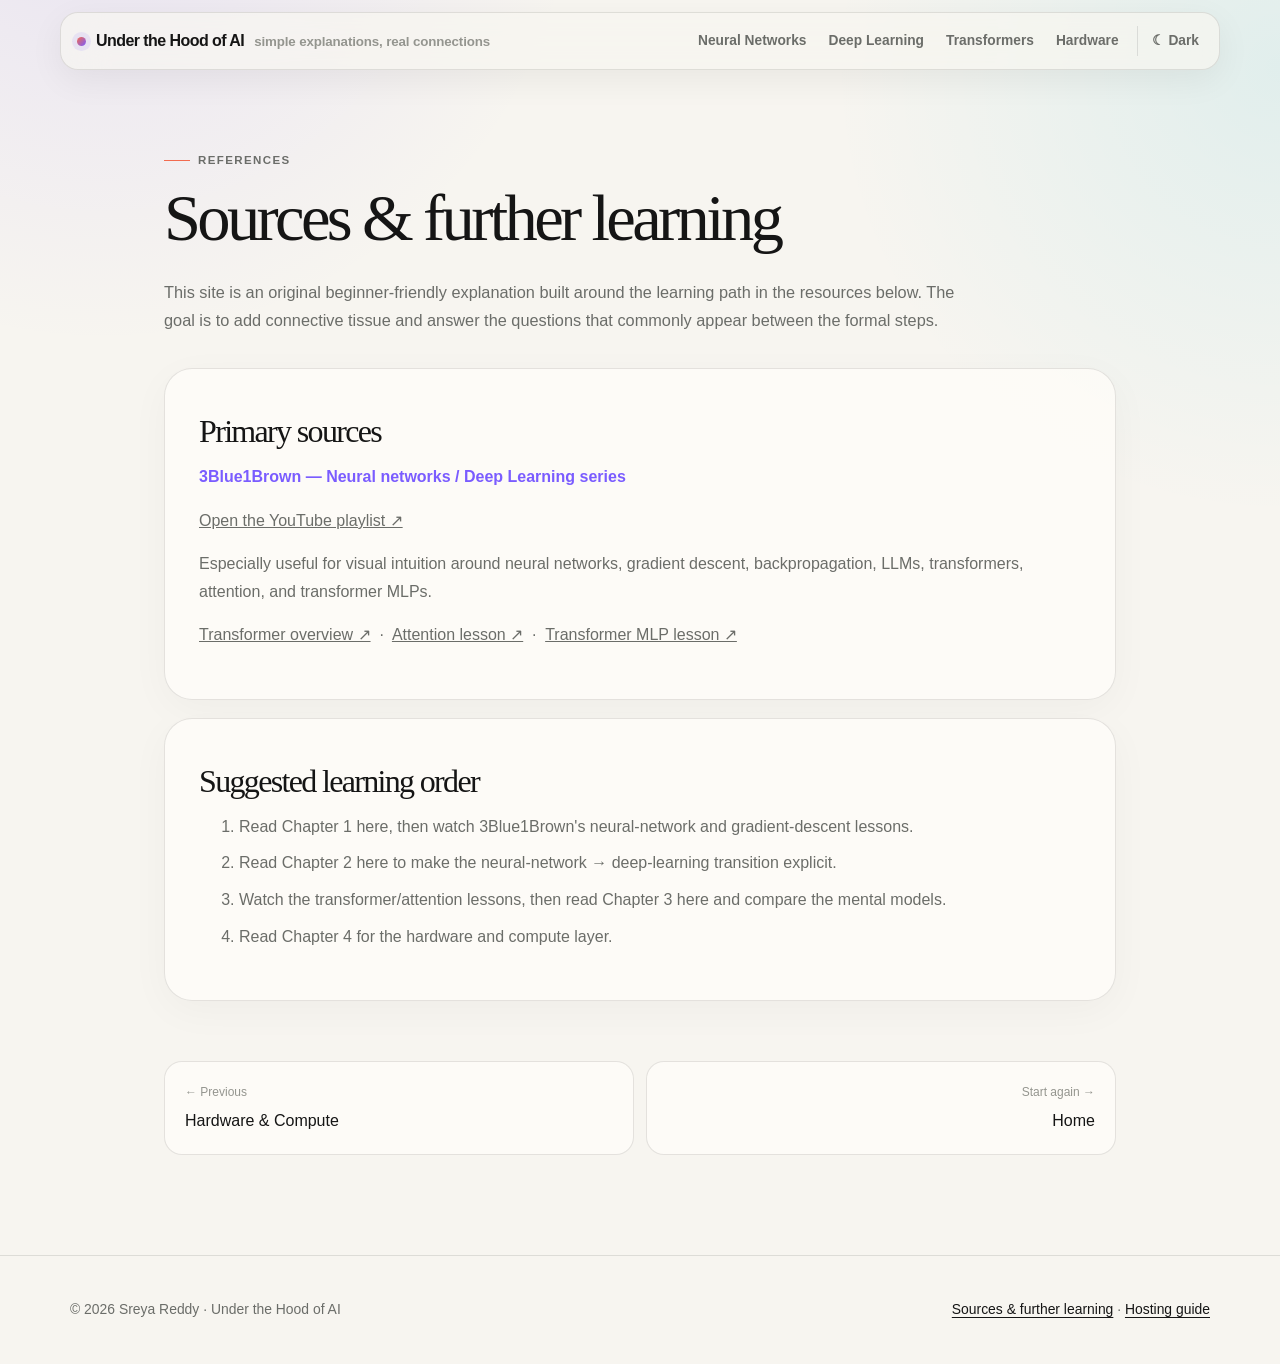
<file: sources.html>
<!doctype html>
<html lang="en">
<head>
  <meta charset="utf-8">
  <meta name="viewport" content="width=device-width, initial-scale=1">
  <meta name="description" content="Primary references and a suggested learning order for the Under the Hood of AI guide.">
  <meta name="theme-color" content="#6d4aff">
  <meta property="og:title" content="Sources — Under the Hood of AI">
  <meta property="og:description" content="Primary references and a suggested learning order for the Under the Hood of AI guide.">
  <meta property="og:type" content="article">
  <title>Sources — Under the Hood of AI</title>
  <link rel="icon" href="favicon.svg" type="image/svg+xml">
  <style>
:root {
  --bg: #f7f5f0;
  --bg-deep: #efebe3;
  --surface: rgba(255,255,255,.72);
  --surface-solid: #fffdf9;
  --surface-2: #f0ede6;
  --text: #151515;
  --muted: #6b6d69;
  --faint: #94958f;
  --line: rgba(22,22,22,.11);
  --line-strong: rgba(22,22,22,.18);
  --accent: #635bff;
  --violet: #7a5cff;
  --cyan: #00a9c7;
  --coral: #f26b4f;
  --lime: #8cae32;
  --code: #111217;
  --code-text: #f5f7fb;
  --shadow: 0 28px 80px rgba(35,31,24,.10);
  --shadow-soft: 0 16px 50px rgba(35,31,24,.07);
  --radius-xl: 34px;
  --radius-lg: 26px;
  --radius-md: 18px;
  --content: 760px;
  --display: "Iowan Old Style", "Palatino Linotype", Palatino, Georgia, serif;
  --sans: Inter, ui-sans-serif, -apple-system, BlinkMacSystemFont, "Segoe UI", sans-serif;
}

[data-theme="dark"] {
  --bg: #0b0d10;
  --bg-deep: #07090b;
  --surface: rgba(20,23,28,.76);
  --surface-solid: #12151a;
  --surface-2: #171b20;
  --text: #f4f2ed;
  --muted: #a6a8aa;
  --faint: #74777b;
  --line: rgba(255,255,255,.10);
  --line-strong: rgba(255,255,255,.17);
  --accent: #8e86ff;
  --violet: #a18bff;
  --cyan: #36c7dc;
  --coral: #ff826a;
  --lime: #b2cf5b;
  --code: #07090c;
  --code-text: #f4f6fa;
  --shadow: 0 28px 90px rgba(0,0,0,.38);
  --shadow-soft: 0 18px 55px rgba(0,0,0,.24);
}

* { box-sizing: border-box; }
html { scroll-behavior: smooth; }
body {
  margin: 0;
  min-height: 100vh;
  font-family: var(--sans);
  color: var(--text);
  background:
    radial-gradient(circle at 8% -10%, color-mix(in srgb,var(--violet) 12%,transparent), transparent 30rem),
    radial-gradient(circle at 100% 5%, color-mix(in srgb,var(--cyan) 9%,transparent), transparent 28rem),
    var(--bg);
  line-height: 1.72;
  -webkit-font-smoothing: antialiased;
  text-rendering: optimizeLegibility;
}
body::before {
  content:"";
  pointer-events:none;
  position:fixed;
  inset:0;
  z-index:-1;
  opacity:.38;
  background-image: radial-gradient(color-mix(in srgb,var(--text) 9%,transparent) .55px, transparent .55px);
  background-size: 8px 8px;
  mask-image: linear-gradient(to bottom, #000, transparent 70%);
}
[data-theme="dark"] body::before { opacity:.18; }
::selection { background: color-mix(in srgb,var(--violet) 30%,transparent); }
body[data-page="chapter-1"] { --page-accent: var(--violet); }
body[data-page="chapter-2"] { --page-accent: var(--coral); }
body[data-page="chapter-3"] { --page-accent: var(--cyan); }
body[data-page="chapter-4"] { --page-accent: var(--lime); }
a { color: inherit; }
button, a { -webkit-tap-highlight-color: transparent; }

.progress-bar {
  position: fixed; inset: 0 auto auto 0; width:0; height:2px; z-index:1000;
  background: linear-gradient(90deg,var(--coral),var(--violet),var(--cyan));
  box-shadow: 0 0 16px color-mix(in srgb,var(--violet) 45%,transparent);
}

/* Floating editorial navigation */
.site-header {
  position:sticky; top:0; z-index:100;
  padding:12px 16px 0;
  pointer-events:none;
}
.nav-wrap {
  pointer-events:auto;
  max-width:1160px; margin:auto;
  min-height:58px; padding:8px 10px 8px 16px;
  display:flex; align-items:center; gap:14px;
  border:1px solid var(--line);
  border-radius:18px;
  background: color-mix(in srgb,var(--bg) 72%,transparent);
  backdrop-filter: blur(22px) saturate(1.25);
  box-shadow: 0 10px 35px rgba(20,18,15,.06);
}
.brand {
  display:flex; align-items:baseline; gap:10px;
  text-decoration:none; white-space:nowrap;
  font-size:1rem; font-weight:850; letter-spacing:-.035em;
}
.brand::before {
  content:""; width:9px; height:9px; border-radius:50%; flex:none;
  background:linear-gradient(135deg,var(--coral),var(--violet));
  box-shadow: 0 0 0 5px color-mix(in srgb,var(--violet) 11%,transparent);
}
.brand small { color:var(--faint); font-weight:650; letter-spacing:-.01em; }
.nav-links { margin-left:auto; display:flex; align-items:center; gap:2px; }
.nav-links a, .theme-btn {
  text-decoration:none; color:var(--muted); border:0; background:transparent;
  padding:8px 10px; border-radius:10px; font:650 .86rem/1 var(--sans); cursor:pointer;
  transition:.2s ease;
}
.nav-links a:hover, .theme-btn:hover, .nav-links a.current { color:var(--text); background:color-mix(in srgb,var(--text) 6%,transparent); }
.nav-links a.current { box-shadow:inset 0 0 0 1px var(--line); }
.theme-btn { border-left:1px solid var(--line); border-radius:0 10px 10px 0; margin-left:6px; padding-left:14px; }
.menu-btn { display:none; margin-left:auto; border:1px solid var(--line); background:var(--surface); color:var(--text); border-radius:11px; padding:8px 10px; }

/* Home hero */
.hero {
  position:relative;
  max-width:1200px; min-height:730px; margin:0 auto;
  padding:92px 24px 70px;
  display:grid; grid-template-columns:1.08fr .92fr; gap:42px; align-items:center;
}
.hero::after {
  content:""; position:absolute; left:24px; right:24px; bottom:0; height:1px;
  background:linear-gradient(90deg,transparent,var(--line-strong),transparent);
}
.hero-copy { position:relative; z-index:2; max-width:720px; }
.eyebrow {
  display:inline-flex; align-items:center; gap:8px;
  color:var(--muted); font-weight:800; letter-spacing:.12em; text-transform:uppercase; font-size:.72rem;
}
.eyebrow::before { content:""; width:26px; height:1px; background:var(--coral); }
.hero h1 {
  font-family:var(--display); font-weight:500;
  font-size:clamp(4rem,7.4vw,7rem); line-height:.89; letter-spacing:-.065em;
  margin:20px 0 28px;
  max-width:820px;
}
.hero h1 .gradient-word {
  display:inline-block;
  background:linear-gradient(105deg,var(--coral),var(--violet) 45%,var(--cyan));
  -webkit-background-clip:text; background-clip:text; color:transparent;
}
.hero .hero-lede { color:var(--muted); font-size:1.12rem; line-height:1.72; max-width:650px; }
.hero-actions { display:flex; flex-wrap:wrap; align-items:center; gap:11px; margin-top:28px; }
.button {
  display:inline-flex; align-items:center; justify-content:center; gap:9px;
  padding:13px 17px; min-height:48px;
  border-radius:14px; border:1px solid var(--line-strong);
  background:color-mix(in srgb,var(--surface-solid) 80%,transparent);
  text-decoration:none; font-weight:780; font-size:.92rem;
  box-shadow:0 8px 22px rgba(18,17,14,.035);
  transition:transform .22s ease, box-shadow .22s ease, border-color .22s ease;
}
.button.primary { color:#fff; border-color:transparent; background:#161616; box-shadow:0 12px 26px rgba(10,10,10,.16); }
[data-theme="dark"] .button.primary { color:#0c0e10; background:#f5f2ea; }
.button:hover { transform:translateY(-2px); box-shadow:var(--shadow-soft); border-color:color-mix(in srgb,var(--violet) 35%,var(--line)); }
.hero-note { color:var(--faint); font-size:.8rem; margin-top:15px; }

/* Hero visual: pure CSS neural constellation */
.hero-visual {
  position:relative; height:520px; min-width:0;
  border-radius:42px;
  background:
    linear-gradient(var(--line) 1px,transparent 1px),
    linear-gradient(90deg,var(--line) 1px,transparent 1px),
    radial-gradient(circle at 52% 44%, color-mix(in srgb,var(--violet) 18%,transparent),transparent 37%),
    color-mix(in srgb,var(--surface-solid) 66%,transparent);
  background-size:42px 42px,42px 42px,auto,auto;
  border:1px solid var(--line);
  overflow:hidden;
  box-shadow:var(--shadow);
  isolation:isolate;
}
.hero-visual::before {
  content:""; position:absolute; width:360px; height:360px; border-radius:50%;
  left:50%; top:50%; transform:translate(-50%,-50%);
  border:1px solid color-mix(in srgb,var(--violet) 25%,transparent);
  box-shadow: inset 0 0 80px color-mix(in srgb,var(--violet) 8%,transparent);
}
.hero-visual::after {
  content:""; position:absolute; width:470px; height:470px; border-radius:50%;
  left:50%; top:50%; transform:translate(-50%,-50%);
  border:1px dashed color-mix(in srgb,var(--cyan) 23%,transparent);
  animation: spin 32s linear infinite;
}
@keyframes spin { to { transform:translate(-50%,-50%) rotate(360deg); } }
.visual-label {
  position:absolute; left:24px; top:22px; z-index:4;
  font:750 .72rem/1 var(--sans); letter-spacing:.11em; text-transform:uppercase; color:var(--faint);
}
.visual-stage {
  position:absolute; inset:78px 52px 72px; display:flex; align-items:center; justify-content:center;
}
.v-line { height:1px; flex:1; max-width:72px; background:linear-gradient(90deg,var(--line-strong),color-mix(in srgb,var(--violet) 55%,transparent)); position:relative; }
.v-line::after { content:""; position:absolute; right:-3px; top:-3px; width:7px; height:7px; border-radius:50%; background:var(--violet); box-shadow:0 0 18px var(--violet); }
.v-stack { display:grid; gap:17px; position:relative; z-index:2; }
.v-node {
  width:70px; height:70px; border-radius:22px; display:grid; place-items:center;
  border:1px solid var(--line-strong); background:color-mix(in srgb,var(--surface-solid) 82%,transparent);
  box-shadow:0 12px 32px rgba(20,18,15,.08); font-weight:850; font-size:.78rem;
}
.v-stack.center .v-node { width:88px; height:88px; border-radius:50%; background:linear-gradient(135deg,color-mix(in srgb,var(--coral) 88%,#fff),color-mix(in srgb,var(--violet) 88%,#fff)); color:white; border:0; box-shadow:0 20px 42px color-mix(in srgb,var(--violet) 22%,transparent); }
.v-stack.out .v-node { border-color:color-mix(in srgb,var(--cyan) 35%,var(--line)); }
.hero-visual .mini-caption {
  position:absolute; left:24px; right:24px; bottom:22px; z-index:4;
  display:flex; align-items:center; justify-content:space-between; gap:16px;
  color:var(--muted); font-size:.76rem;
}
.mini-caption span:last-child { color:var(--text); font-weight:750; }

.section { max-width:1180px; margin:auto; padding:86px 24px; }
.section-header { display:grid; grid-template-columns:1fr 1fr; gap:40px; align-items:end; margin-bottom:34px; }
.section h2 {
  font-family:var(--display); font-weight:500;
  font-size:clamp(2.7rem,5vw,4.8rem); line-height:1; letter-spacing:-.052em; margin:12px 0 0;
}
.section-lede { color:var(--muted); max-width:700px; font-size:1.02rem; margin:0; }

/* Bento chapter cards */
.chapter-grid { display:grid; grid-template-columns:1.08fr .92fr; gap:18px; margin-top:34px; }
.chapter-card {
  --card-accent: var(--violet);
  position:relative; display:grid; grid-template-columns:1fr 150px; gap:20px;
  min-height:310px; overflow:hidden;
  text-decoration:none; padding:29px;
  border:1px solid var(--line); border-radius:30px;
  background:color-mix(in srgb,var(--surface-solid) 77%,transparent);
  box-shadow:0 10px 40px rgba(28,25,20,.04);
  transition:transform .28s cubic-bezier(.2,.8,.2,1), box-shadow .28s ease, border-color .28s ease;
}
.chapter-card:nth-child(2){ --card-accent:var(--coral); }
.chapter-card:nth-child(3){ --card-accent:var(--cyan); }
.chapter-card:nth-child(4){ --card-accent:var(--lime); }
.chapter-card:nth-child(3), .chapter-card:nth-child(4) { min-height:290px; }
.chapter-card::before {
  content:""; position:absolute; inset:auto -100px -150px auto; width:300px; height:300px; border-radius:50%;
  background:radial-gradient(circle,color-mix(in srgb,var(--card-accent) 18%,transparent),transparent 68%);
}
.chapter-card:hover { transform:translateY(-5px); border-color:color-mix(in srgb,var(--card-accent) 40%,var(--line)); box-shadow:var(--shadow); }
.chapter-content { position:relative; z-index:2; display:flex; flex-direction:column; }
.chapter-no { color:var(--card-accent); font-weight:900; font-size:.78rem; letter-spacing:.12em; text-transform:uppercase; }
.chapter-card h3 { font-family:var(--display); font-weight:520; font-size:2rem; line-height:1.03; letter-spacing:-.045em; margin:28px 0 12px; max-width:410px; }
.chapter-card p { color:var(--muted); font-size:.93rem; line-height:1.62; max-width:440px; }
.card-foot { margin-top:auto; display:flex; align-items:center; gap:9px; font-size:.82rem; font-weight:750; }
.card-foot i { width:29px; height:29px; border:1px solid var(--line); border-radius:50%; display:grid; place-items:center; font-style:normal; transition:.2s ease; }
.chapter-card:hover .card-foot i { transform:translateX(3px); border-color:var(--card-accent); color:var(--card-accent); }
.chapter-art { position:relative; min-height:220px; align-self:stretch; }
.chapter-art .art-node { position:absolute; width:45px; height:45px; border:1px solid color-mix(in srgb,var(--card-accent) 45%,var(--line)); border-radius:50%; background:var(--surface-solid); box-shadow:0 8px 22px rgba(20,18,15,.06); }
.chapter-art .art-node:nth-child(1){left:0;top:22px}.chapter-art .art-node:nth-child(2){right:3px;top:5px}.chapter-art .art-node:nth-child(3){left:26px;top:102px}.chapter-art .art-node:nth-child(4){right:6px;top:128px}.chapter-art .art-node:nth-child(5){left:58px;bottom:8px}
.chapter-art::before,.chapter-art::after{content:"";position:absolute;left:22px;right:24px;height:1px;top:75px;background:linear-gradient(90deg,transparent,color-mix(in srgb,var(--card-accent) 55%,transparent),transparent);transform:rotate(-22deg);transform-origin:center}.chapter-art::after{top:138px;transform:rotate(29deg)}
.chapter-card:nth-child(2) .chapter-art::before{left:30px;right:14px;top:38px;height:150px;border-left:1px solid color-mix(in srgb,var(--card-accent) 30%,transparent);border-right:1px solid color-mix(in srgb,var(--card-accent) 30%,transparent);background:repeating-linear-gradient(to bottom,color-mix(in srgb,var(--card-accent) 15%,transparent) 0 13px,transparent 13px 25px);transform:none}
.chapter-card:nth-child(3) .chapter-art{display:grid;grid-template-columns:repeat(4,1fr);gap:7px;align-content:center}.chapter-card:nth-child(3) .chapter-art .art-node{position:static;width:auto;height:42px;border-radius:10px}.chapter-card:nth-child(3) .chapter-art .art-node:nth-child(3),.chapter-card:nth-child(3) .chapter-art .art-node:nth-child(7){background:color-mix(in srgb,var(--card-accent) 25%,var(--surface-solid))}.chapter-card:nth-child(3) .chapter-art::before,.chapter-card:nth-child(3) .chapter-art::after{display:none}
.chapter-card:nth-child(4) .chapter-art{display:grid;grid-template-columns:repeat(6,1fr);gap:5px;align-content:center}.chapter-card:nth-child(4) .chapter-art .art-node{position:static;width:auto;height:auto;aspect-ratio:1;border-radius:5px;background:color-mix(in srgb,var(--card-accent) 17%,var(--surface-solid))}.chapter-card:nth-child(4) .chapter-art::before,.chapter-card:nth-child(4) .chapter-art::after{display:none}

/* Philosophy / explainer section */
.promise { display:grid; grid-template-columns:1.1fr .9fr; gap:18px; margin-top:32px; }
.panel {
  position:relative; overflow:hidden;
  background:color-mix(in srgb,var(--surface-solid) 76%,transparent);
  border:1px solid var(--line); border-radius:28px; padding:30px;
  box-shadow:0 10px 40px rgba(25,22,18,.035);
}
.panel h3 { font-family:var(--display); font-weight:530; font-size:1.8rem; line-height:1.1; letter-spacing:-.035em; margin:0 0 18px; }
.panel h2 { font-family:var(--display); font-size:2rem; }
.panel p, .panel li { color:var(--muted); }
.panel ul { padding-left:18px; }
.panel li { margin:9px 0; }
.question-cloud { display:flex; flex-wrap:wrap; gap:9px; margin-top:22px; }
.question-chip { padding:9px 12px; border-radius:999px; background:var(--surface-2); border:1px solid var(--line); font-size:.82rem; color:var(--muted); }
.big-quote { font-family:var(--display); font-size:clamp(2rem,4vw,3.5rem); line-height:1.04; letter-spacing:-.045em; color:var(--text)!important; max-width:620px; }
.big-quote em { color:var(--violet); font-style:normal; }
.story-strip { margin-top:18px; display:grid; grid-template-columns:repeat(7,1fr); gap:8px; }
.story-strip span { position:relative; min-height:68px; padding:10px 8px; border:1px solid var(--line); border-radius:14px; background:var(--surface-2); display:flex; align-items:end; font-size:.68rem; font-weight:800; line-height:1.15; }
.story-strip span:not(:last-child)::after { content:"→"; position:absolute; right:-8px; top:8px; z-index:2; color:var(--faint); }

/* Article shell */
.article-shell {
  max-width:1180px; margin:0 auto; padding:60px 24px 110px;
  display:grid; grid-template-columns:220px minmax(0,var(--content)); gap:68px; justify-content:center;
}
.toc {
  position:sticky; top:94px; align-self:start; max-height:calc(100vh - 116px); overflow:auto;
  padding:18px 14px 18px 0; font-size:.83rem;
}
.toc strong { display:flex; align-items:center; gap:8px; margin:0 0 14px; color:var(--text); font-size:.76rem; letter-spacing:.1em; text-transform:uppercase; }
.toc strong::before{content:"";width:18px;height:1px;background:var(--coral)}
.toc a { display:block; text-decoration:none; color:var(--faint); padding:6px 0 6px 12px; border-left:1px solid var(--line); line-height:1.35; transition:.18s ease; }
.toc a:hover,.toc a.active { color:var(--text); border-left:2px solid var(--page-accent,var(--violet)); transform:translateX(2px); }
.article { min-width:0; }
.article-head {
  --page-accent:var(--violet);
  position:relative; isolation:isolate; overflow:hidden;
  padding:52px 46px 44px; margin-bottom:50px;
  border:1px solid var(--line); border-radius:32px;
  background:
    radial-gradient(circle at 88% 18%,color-mix(in srgb,var(--page-accent) 22%,transparent),transparent 17rem),
    color-mix(in srgb,var(--surface-solid) 76%,transparent);
  box-shadow:var(--shadow-soft);
}
body[data-page="chapter-2"] .article-head{--page-accent:var(--coral)}
body[data-page="chapter-3"] .article-head{--page-accent:var(--cyan)}
body[data-page="chapter-4"] .article-head{--page-accent:var(--lime)}
.article-head::after {
  content:""; position:absolute; z-index:-1; width:260px; height:260px; right:-82px; bottom:-150px; border-radius:50%;
  border:1px solid color-mix(in srgb,var(--page-accent) 35%,transparent);
  box-shadow:0 0 0 32px color-mix(in srgb,var(--page-accent) 5%,transparent),0 0 0 70px color-mix(in srgb,var(--page-accent) 3%,transparent);
}
.article-head .kicker { color:var(--page-accent); font-weight:900; font-size:.77rem; letter-spacing:.12em; text-transform:uppercase; }
.article-head h1 {
  font-family:var(--display); font-weight:520;
  font-size:clamp(3.2rem,6vw,5.8rem); line-height:.92; letter-spacing:-.06em; margin:18px 0 24px; max-width:760px;
}
.article-head p { color:var(--muted); font-size:1.1rem; line-height:1.7; max-width:680px; }
.article-meta { display:flex; flex-wrap:wrap; gap:8px; margin-top:24px; }
.article-meta span { color:var(--muted); font-size:.76rem; font-weight:720; padding:7px 10px; border:1px solid var(--line); border-radius:999px; background:color-mix(in srgb,var(--surface-solid) 55%,transparent); }
.article .lead { font-family:var(--display); font-size:1.42rem; line-height:1.55; letter-spacing:-.018em; color:color-mix(in srgb,var(--text) 86%,var(--muted)); }
.article h2 {
  position:relative; font-family:var(--display); font-weight:540;
  font-size:2.35rem; line-height:1.08; letter-spacing:-.045em; margin:78px 0 18px; scroll-margin-top:105px;
}
.article h2::before { content:""; position:absolute; left:-24px; top:.18em; width:3px; height:.95em; border-radius:3px; background:var(--page-accent,var(--violet)); opacity:.8; }
.article h3 { font-size:1.35rem; letter-spacing:-.025em; margin-top:40px; scroll-margin-top:105px; }
.article p { font-size:1.04rem; color:color-mix(in srgb,var(--text) 88%,var(--muted)); }
.question {
  position:relative; margin:34px 0 12px; padding:20px 22px 20px 54px;
  border:1px solid color-mix(in srgb,var(--page-accent,var(--violet)) 27%,var(--line)); border-radius:18px;
  background:color-mix(in srgb,var(--page-accent,var(--violet)) 5%,var(--surface-solid));
  font-family:var(--display); font-size:1.25rem; font-weight:650; line-height:1.45; letter-spacing:-.018em;
}
.question::before { content:"?"; position:absolute; left:18px; top:17px; width:25px; height:25px; border-radius:50%; display:grid; place-items:center; background:var(--page-accent,var(--violet)); color:#fff; font:850 .78rem/1 var(--sans); }
.answer { color:var(--muted)!important; border-left:1px solid var(--line-strong); padding-left:18px; margin-left:12px; }
.callout { background:var(--surface-2); border:1px solid var(--line); border-radius:18px; padding:20px 22px; margin:30px 0; }
.callout strong { color:var(--page-accent,var(--violet)); }
.simple { background:color-mix(in srgb,var(--page-accent,var(--violet)) 6%,var(--surface-solid)); border-color:color-mix(in srgb,var(--page-accent,var(--violet)) 23%,var(--line)); }
.code,pre { position:relative; background:var(--code); color:var(--code-text); border-radius:18px; padding:21px 22px; overflow:auto; font-family:"SFMono-Regular",Consolas,"Liberation Mono",monospace; font-size:.9rem; line-height:1.65; box-shadow:inset 0 1px rgba(255,255,255,.05); }
pre::before { content:""; display:block; width:7px; height:7px; border-radius:50%; background:#ff6b5f; box-shadow:12px 0 #f2bf55,24px 0 #62c554; margin-bottom:18px; opacity:.85; }
code:not(pre code) { background:var(--surface-2); padding:.14em .38em; border:1px solid var(--line); border-radius:6px; font-size:.88em; }
.math {
  text-align:center; font-family:var(--display); font-style:italic; font-size:1.35rem;
  padding:23px; margin:28px 0; border:1px solid var(--line); border-radius:18px;
  background:linear-gradient(135deg,color-mix(in srgb,var(--surface-solid) 82%,transparent),color-mix(in srgb,var(--page-accent,var(--violet)) 5%,var(--surface-solid)));
  box-shadow:0 8px 30px rgba(25,22,18,.035);
}
.diagram { position:relative; margin:34px 0; padding:25px; overflow:auto; border:1px solid var(--line); border-radius:24px; background:color-mix(in srgb,var(--surface-solid) 78%,transparent); box-shadow:0 12px 40px rgba(25,22,18,.045); }
.diagram::after{content:"visual model";position:absolute;right:15px;top:13px;color:var(--faint);font-size:.62rem;letter-spacing:.12em;text-transform:uppercase;font-weight:800}
.diagram-title { font-family:var(--display); font-weight:650; margin-bottom:20px; font-size:1.14rem; }
.node-row { display:flex; align-items:center; justify-content:center; gap:16px; min-width:520px; }
.node-col { display:grid; gap:10px; }
.node { width:56px; height:56px; border-radius:50%; border:1px solid color-mix(in srgb,var(--page-accent,var(--violet)) 50%,var(--line)); display:grid; place-items:center; background:var(--surface-solid); font-weight:800; box-shadow:0 7px 22px rgba(20,18,15,.06); }
.arrow-line { color:var(--faint); font-size:1.2rem; }
.matrix { display:grid; grid-template-columns:repeat(4,48px); gap:5px; justify-content:center; }
.cell { height:48px; border-radius:9px; background:color-mix(in srgb,var(--page-accent,var(--violet)) 11%,var(--surface-2)); display:grid; place-items:center; font-size:.76rem; }
.cell.hot { background:color-mix(in srgb,var(--page-accent,var(--violet)) 72%,var(--surface)); color:#fff; }
.cpu-gpu { display:grid; grid-template-columns:1fr 1fr; gap:18px; min-width:550px; }
.chip { border:1px solid var(--line); border-radius:17px; padding:18px; background:var(--surface-solid); }
.core-grid { display:grid; gap:5px; margin-top:12px; }.core-grid.cpu{grid-template-columns:repeat(4,1fr)}.core-grid.gpu{grid-template-columns:repeat(12,1fr)}
.core { aspect-ratio:1; border-radius:4px; background:color-mix(in srgb,var(--page-accent,var(--violet)) 30%,var(--surface-2)); }.core.cpu-core{border-radius:9px;background:color-mix(in srgb,var(--cyan) 34%,var(--surface-2))}
.check { margin:38px 0; border:1px solid var(--line); background:color-mix(in srgb,var(--surface-solid) 78%,transparent); border-radius:18px; overflow:hidden; }
.check summary { cursor:pointer; font-weight:820; padding:17px 19px; list-style:none; }.check summary::-webkit-details-marker{display:none}.check summary::before{content:"＋";margin-right:10px;color:var(--page-accent,var(--violet))}.check[open] summary::before{content:"−"}.check p{padding:0 19px 17px;margin:0;color:var(--muted)}
.transition { position:relative; overflow:hidden; margin:68px 0 14px; padding:31px; border-radius:26px; background:linear-gradient(135deg,color-mix(in srgb,var(--page-accent,var(--violet)) 11%,var(--surface-solid)),color-mix(in srgb,var(--cyan) 5%,var(--surface-solid))); border:1px solid color-mix(in srgb,var(--page-accent,var(--violet)) 26%,var(--line)); }
.transition::after{content:"→";position:absolute;right:21px;bottom:-28px;font-family:var(--display);font-size:8rem;line-height:1;color:color-mix(in srgb,var(--page-accent,var(--violet)) 9%,transparent)}
.transition .label { font-size:.7rem; color:var(--page-accent,var(--violet)); font-weight:900; text-transform:uppercase; letter-spacing:.12em; }
.transition h3 { font-family:var(--display); margin:9px 0 10px; font-size:1.75rem; font-weight:570; letter-spacing:-.035em; max-width:610px; }
.chapter-nav { display:grid; grid-template-columns:1fr 1fr; gap:12px; margin-top:60px; }
.chapter-nav a { position:relative; overflow:hidden; text-decoration:none; border:1px solid var(--line); border-radius:18px; padding:20px; background:color-mix(in srgb,var(--surface-solid) 76%,transparent); transition:.22s ease; }
.chapter-nav a:hover { transform:translateY(-2px); border-color:color-mix(in srgb,var(--page-accent,var(--violet)) 35%,var(--line)); box-shadow:var(--shadow-soft); }
.chapter-nav a:last-child{text-align:right}.chapter-nav span{display:block;color:var(--faint);font-size:.75rem;margin-bottom:4px}
.sources { border-top:1px solid var(--line); margin-top:60px; padding-top:30px; }.sources li{margin:10px 0;color:var(--muted)}.sources a{color:var(--text);text-underline-offset:3px}

/* Sources page */
body[data-page="sources"] main.section { max-width:1000px!important; }
body[data-page="sources"] main.section>h1 {
  font-family:var(--display);
  font-weight:520;
  font-size:clamp(3.2rem,5.2vw,4.8rem)!important;
  line-height:.96;
  letter-spacing:-.055em;
  margin:16px 0 28px;
  max-width:980px;
}
body[data-page="sources"] main.section>.section-lede {
  margin:0 0 34px;
  max-width:820px;
}
body[data-page="sources"] .panel { padding:34px; }
body[data-page="sources"] .panel strong { color:var(--violet); }

.site-footer { margin-top:10px; border-top:1px solid var(--line); padding:42px 24px; color:var(--muted); }
.footer-wrap { max-width:1140px; margin:auto; display:flex; justify-content:space-between; gap:30px; font-size:.87rem; }
.footer-wrap strong { color:var(--text); }
.footer-wrap a { color:var(--text); text-underline-offset:3px; }

/* Scroll reveal */
.reveal { opacity:0; transform:translateY(16px); transition:opacity .65s ease,transform .65s cubic-bezier(.2,.8,.2,1); }
.reveal.visible { opacity:1; transform:none; }

@media (max-width: 980px) {
  .hero { grid-template-columns:1fr; min-height:auto; padding-top:70px; }
  .hero-copy { max-width:780px; }
  .hero-visual { height:450px; }
  .chapter-grid { grid-template-columns:1fr; }
  .section-header { grid-template-columns:1fr; gap:18px; }
  .article-shell { grid-template-columns:minmax(0,var(--content)); gap:0; }
  .toc { display:none; }
  .promise { grid-template-columns:1fr; }
}

@media (max-width: 760px) {
  .site-header { padding:8px 10px 0; }
  .nav-wrap { min-height:54px; padding:7px 8px 7px 14px; border-radius:15px; }
  .brand small { display:none; }
  .menu-btn { display:block; }
  .nav-links { display:none; position:absolute; top:68px; left:10px; right:10px; padding:10px; border:1px solid var(--line); border-radius:16px; background:var(--surface-solid); box-shadow:var(--shadow); }
  .nav-links.open { display:grid; }
  .nav-links a,.theme-btn { padding:11px; text-align:left; border-left:0; margin-left:0; border-radius:10px; }
  .hero { padding:72px 18px 54px; gap:34px; }
  .hero h1 { font-size:clamp(3.5rem,17vw,5rem); }
  .hero-visual { height:390px; border-radius:28px; }
  .visual-stage { inset:76px 24px 70px; }.v-node{width:52px;height:52px;border-radius:16px}.v-stack.center .v-node{width:72px;height:72px}.v-line{max-width:36px}
  .section { padding:68px 18px; }
  .chapter-card { grid-template-columns:1fr 100px; min-height:290px; padding:24px; border-radius:24px; }
  .chapter-card h3 { font-size:1.7rem; }
  .chapter-art { min-height:180px; }
  .story-strip { grid-template-columns:1fr 1fr; }.story-strip span:not(:last-child)::after{display:none}
  .article-shell { padding:38px 16px 82px; }
  .article-head { padding:36px 25px 32px; border-radius:25px; }
  .article-head h1 { font-size:clamp(3rem,14vw,4.4rem); }
  .article h2 { font-size:2rem; margin-top:64px; }.article h2::before{left:-12px;width:2px}
  .article .lead { font-size:1.26rem; }
  .question { padding-left:50px; }
  .chapter-nav { grid-template-columns:1fr; }.chapter-nav a:last-child{text-align:left}
  .cpu-gpu { min-width:520px; }
  .footer-wrap { flex-direction:column; }
}

@media (prefers-reduced-motion: reduce) {
  * { scroll-behavior:auto!important; animation:none!important; transition:none!important; }
  .reveal { opacity:1; transform:none; }
}

/* ===== Chapter 1: richer learning components (keeps the base template intact) ===== */
.chapter-map{display:flex;flex-wrap:wrap;align-items:center;gap:8px;margin:34px 0 10px;padding:13px 15px;border:1px solid var(--line);border-radius:999px;background:color-mix(in srgb,var(--surface-solid) 76%,transparent);width:max-content;max-width:100%;font-size:.76rem;font-weight:800;text-transform:uppercase;letter-spacing:.06em;color:var(--muted)}
.chapter-map span{padding:5px 9px;border-radius:999px;background:color-mix(in srgb,var(--violet) 7%,var(--surface-2));color:var(--text)}.chapter-map i{font-style:normal;color:var(--violet)}
.compare-strip{display:grid;grid-template-columns:1fr 1fr;gap:12px;margin:28px 0}.compare-strip>div{padding:20px;border:1px solid var(--line);border-radius:18px;background:color-mix(in srgb,var(--surface-solid) 75%,transparent)}.compare-strip small{display:block;color:var(--faint);font-weight:800;text-transform:uppercase;letter-spacing:.08em;margin-bottom:8px}.compare-strip strong{font-family:var(--display);font-size:1.12rem;font-weight:620}
.term-grid{display:grid;grid-template-columns:repeat(3,1fr);gap:11px;margin:30px 0}.term-card{position:relative;padding:20px 18px 46px;border:1px solid var(--line);border-radius:18px;background:color-mix(in srgb,var(--surface-solid) 78%,transparent);min-height:150px}.term-card b{font-family:var(--display);font-size:1.17rem}.term-card p{font-size:.89rem!important;color:var(--muted)!important;line-height:1.55;margin-bottom:0}.term-card code{position:absolute;bottom:14px;left:18px;color:var(--violet);font-weight:800}
.neuron-flow{display:flex;align-items:center;justify-content:center;gap:23px;min-width:580px;padding:20px 10px}.nf-inputs{display:grid;gap:9px}.nf-inputs span,.nf-core,.nf-out{display:grid;place-items:center;width:64px;height:64px;border:1px solid color-mix(in srgb,var(--violet) 40%,var(--line));border-radius:50%;background:var(--surface-solid);font-weight:850}.nf-core{width:92px;height:92px;background:linear-gradient(135deg,color-mix(in srgb,var(--violet) 16%,var(--surface-solid)),var(--surface-solid));font-family:var(--display);font-size:2rem}.nf-out{border-color:color-mix(in srgb,var(--coral) 48%,var(--line));}.nf-core small,.nf-out small{display:block;font:700 .6rem/1 var(--sans);text-transform:uppercase;letter-spacing:.08em;color:var(--faint);margin-top:-15px}.nf-arrow{text-align:center;color:var(--faint);font-size:.8rem;line-height:1.3}
.equation-breakdown{display:grid;grid-template-columns:repeat(4,1fr);gap:9px;margin:28px 0}.equation-breakdown>div{display:flex;gap:10px;align-items:flex-start;padding:15px;border:1px solid var(--line);border-radius:15px;background:var(--surface-2)}.equation-breakdown span{flex:0 0 25px;height:25px;border-radius:50%;display:grid;place-items:center;background:var(--violet);color:#fff;font-size:.72rem;font-weight:900}.equation-breakdown p{font-size:.84rem!important;margin:2px 0!important;line-height:1.4!important}.plain-list{padding-left:1.2rem;color:var(--muted)}.plain-list li{margin:10px 0;padding-left:5px}.plain-list strong{color:var(--text)}
.playground{margin:42px 0;padding:26px;border:1px solid color-mix(in srgb,var(--violet) 24%,var(--line));border-radius:26px;background:linear-gradient(145deg,color-mix(in srgb,var(--violet) 5%,var(--surface-solid)),color-mix(in srgb,var(--surface-solid) 84%,transparent));box-shadow:0 18px 55px rgba(24,21,18,.055)}.playground-head{display:flex;justify-content:space-between;gap:20px;align-items:flex-start;margin-bottom:12px}.playground-head small{color:var(--violet);font-weight:900;font-size:.67rem;letter-spacing:.12em}.playground-head h3{font-family:var(--display);font-size:1.65rem;font-weight:590;letter-spacing:-.035em;margin:6px 0 0}.playground-intro{font-size:.92rem!important;color:var(--muted)!important;margin:0 0 24px}.live-pill{padding:7px 10px;border:1px solid var(--line);border-radius:999px;font-size:.68rem;font-weight:800;color:var(--muted);white-space:nowrap;background:var(--surface-solid)}
.neuron-lab{display:grid;grid-template-columns:1.1fr .9fr;gap:24px}.control-stack{display:grid;gap:11px}.control-stack label,.activation-controls label,.gd-panel label{font-size:.76rem;font-weight:790;color:var(--muted);display:grid;grid-template-columns:1fr auto;gap:6px 12px}.control-stack output,.activation-controls output,.gd-panel output{font-variant-numeric:tabular-nums;color:var(--text)}input[type="range"]{grid-column:1/-1;width:100%;accent-color:var(--violet)}.neuron-readout{display:flex;flex-direction:column;justify-content:center;border:1px solid var(--line);border-radius:19px;padding:20px;background:color-mix(in srgb,var(--surface-solid) 82%,transparent)}.formula-live{font-family:"SFMono-Regular",Consolas,monospace;font-size:.79rem;color:var(--faint);line-height:1.5;padding-bottom:18px;border-bottom:1px solid var(--line)}.result-stack{display:flex;justify-content:space-between;align-items:end;padding:16px 0;border-bottom:1px solid var(--line)}.result-stack span{font-size:.76rem;color:var(--muted)}.result-stack strong{font-family:var(--display);font-size:2.1rem;font-variant-numeric:tabular-nums}.result-stack.accent strong{color:var(--violet)}.result-arrow{text-align:center;color:var(--faint);font-size:.7rem;padding-top:9px}.neuron-readout p{font-size:.8rem!important;color:var(--muted)!important;margin:13px 0 0}
.function-tabs{display:flex;gap:5px;padding:4px;border:1px solid var(--line);border-radius:999px;background:var(--surface-2)}.act-tab{border:0;background:transparent;color:var(--muted);padding:7px 10px;border-radius:999px;font:750 .72rem var(--sans);cursor:pointer}.act-tab.active{background:var(--surface-solid);color:var(--text);box-shadow:0 3px 10px rgba(0,0,0,.06)}.activation-lab{display:grid;grid-template-columns:1.35fr .65fr;gap:18px}.activation-canvas-wrap{border:1px solid var(--line);border-radius:18px;padding:8px;background:var(--surface-solid);min-width:0}.activation-canvas-wrap canvas{width:100%;height:auto;display:block}.activation-controls{display:flex;flex-direction:column;gap:13px;justify-content:center}.mini-metric{display:flex;justify-content:space-between;align-items:end;padding:12px 0;border-bottom:1px solid var(--line)}.mini-metric span{font-size:.75rem;color:var(--muted)}.mini-metric strong{font-family:var(--display);font-size:1.45rem}.activation-controls p{font-size:.78rem!important;color:var(--muted)!important;line-height:1.5!important}
.network-svg svg{width:100%;min-width:580px;height:auto;display:block}.network-svg .edges line{stroke:color-mix(in srgb,var(--violet) 23%,var(--line));stroke-width:1.5}.svg-nodes circle{fill:var(--surface-solid);stroke:color-mix(in srgb,var(--violet) 55%,var(--line));stroke-width:1.6}.svg-nodes.hidden circle{fill:color-mix(in srgb,var(--violet) 7%,var(--surface-solid))}.svg-nodes.output circle{stroke:color-mix(in srgb,var(--coral) 65%,var(--line));fill:color-mix(in srgb,var(--coral) 7%,var(--surface-solid))}.svg-nodes text{font:800 15px var(--sans);fill:var(--text);text-anchor:middle}.svg-label{font:700 11px var(--sans);fill:var(--faint);text-anchor:middle;text-transform:uppercase}.hierarchy-flow{display:flex;align-items:center;gap:7px;flex-wrap:wrap;margin:24px 0}.hierarchy-flow span{padding:9px 12px;border:1px solid var(--line);border-radius:999px;background:var(--surface-2);font-size:.78rem;font-weight:800}.hierarchy-flow i{font-style:normal;color:var(--violet)}
.loss-scale{display:grid;grid-template-columns:auto 1fr auto;align-items:center;gap:14px;margin:30px 0;padding:17px 19px;border:1px solid var(--line);border-radius:18px;background:var(--surface-2)}.loss-scale>div{height:8px;border-radius:99px;background:linear-gradient(90deg,var(--lime),#e8bc59,var(--coral))}.loss-scale span{font-size:.72rem;color:var(--muted);line-height:1.3}.loss-scale b{color:var(--text)}.loss-scale .bad{text-align:right}
.slope-cards{display:grid;grid-template-columns:repeat(3,1fr);gap:9px;margin:26px 0}.slope-cards>div{padding:16px;border:1px solid var(--line);border-radius:15px;background:var(--surface-2)}.slope-cards b{font-size:.84rem;display:block;margin-bottom:6px}.slope-cards span{font-size:.75rem;color:var(--muted)}
.gd-lab{display:grid;grid-template-columns:1.35fr .65fr;gap:18px}.gd-lab canvas{display:block;width:100%;height:auto;border:1px solid var(--line);border-radius:18px;background:var(--surface-solid)}.gd-panel{display:flex;flex-direction:column;gap:15px;justify-content:center}.metric-row{display:grid;grid-template-columns:repeat(3,1fr);gap:6px}.metric-row>div{padding:10px 8px;border:1px solid var(--line);border-radius:12px;background:var(--surface-2);text-align:center}.metric-row span{display:block;font-size:.62rem;color:var(--faint);text-transform:uppercase;letter-spacing:.06em}.metric-row strong{display:block;margin-top:4px;font-family:var(--display);font-size:1.15rem;font-variant-numeric:tabular-nums}.demo-actions{display:flex;flex-wrap:wrap;gap:7px}.demo-actions button{border:1px solid transparent;background:var(--text);color:var(--surface);border-radius:999px;padding:9px 13px;font:780 .73rem var(--sans);cursor:pointer}.demo-actions .quiet{background:var(--surface-solid);color:var(--text);border-color:var(--line)}.gd-panel p{font-size:.78rem!important;color:var(--muted)!important;margin:0}
.two-col-explain{display:grid;grid-template-columns:1fr 1fr;gap:12px;margin:30px 0}.two-col-explain>div{padding:22px;border:1px solid var(--line);border-radius:18px;background:var(--surface-2)}.two-col-explain small{display:block;font-weight:900;letter-spacing:.09em;color:var(--violet);font-size:.65rem;margin-bottom:8px}.two-col-explain strong{display:block;font-family:var(--display);font-size:1.25rem}.two-col-explain p{font-size:.82rem!important;color:var(--muted)!important;margin-bottom:0}.backprop-flow{margin:30px 0;padding:23px;border:1px solid var(--line);border-radius:20px;background:color-mix(in srgb,var(--surface-solid) 78%,transparent);overflow:auto}.bp-row{display:flex;align-items:center;gap:7px;min-width:600px}.bp-row span{padding:10px 12px;border:1px solid var(--line);border-radius:12px;background:var(--surface-solid);font-size:.76rem;font-weight:800}.bp-row i{font-style:normal;color:var(--violet)}.bp-row.backward{margin-top:23px}.bp-row.backward i{color:var(--coral)}.bp-caption{font-size:.67rem;color:var(--faint);margin-top:7px;text-transform:uppercase;letter-spacing:.07em}
.training-terms{display:flex;align-items:center;gap:9px;flex-wrap:wrap;margin:26px 0}.training-terms>div{padding:13px 15px;border:1px solid var(--line);border-radius:14px;background:var(--surface-2)}.training-terms b{display:block;font-family:var(--display);font-size:1rem}.training-terms span{font-size:.7rem;color:var(--muted)}.training-terms i{font-style:normal;color:var(--violet)}.dataset-split{display:grid;grid-template-columns:70fr 15fr 15fr;gap:7px;margin:28px 0}.dataset-split>div{min-height:100px;padding:15px 12px;border:1px solid var(--line);border-radius:14px;background:linear-gradient(180deg,color-mix(in srgb,var(--violet) 9%,var(--surface-solid)),var(--surface-solid));display:flex;flex-direction:column;justify-content:end}.dataset-split b{font-size:.82rem}.dataset-split span{font-size:.68rem;color:var(--muted);margin-top:4px}
.training-loop{display:grid;grid-template-columns:repeat(3,1fr);gap:10px;margin:30px 0}.training-loop>div{position:relative;padding:19px;border:1px solid var(--line);border-radius:17px;background:color-mix(in srgb,var(--surface-solid) 80%,transparent);min-height:145px}.training-loop span{display:inline-grid;place-items:center;width:28px;height:28px;border-radius:50%;background:color-mix(in srgb,var(--violet) 10%,var(--surface-2));color:var(--violet);font-size:.68rem;font-weight:900}.training-loop b{display:block;font-family:var(--display);font-size:1.08rem;margin-top:18px}.training-loop p{font-size:.77rem!important;color:var(--muted)!important;line-height:1.45!important;margin-bottom:0}.carry-grid{display:grid;grid-template-columns:1fr 1fr;gap:9px;margin:27px 0}.carry-grid>div{display:flex;align-items:center;gap:11px;padding:14px 15px;border:1px solid var(--line);border-radius:14px;background:var(--surface-2)}.carry-grid b{flex:0 0 26px;height:26px;border-radius:50%;display:grid;place-items:center;background:var(--violet);color:#fff;font-size:.7rem}.carry-grid span{font-size:.8rem;line-height:1.4;color:var(--muted)}
@media(max-width:760px){.term-grid{grid-template-columns:1fr 1fr}.equation-breakdown{grid-template-columns:1fr 1fr}.neuron-lab,.activation-lab,.gd-lab,.two-col-explain{grid-template-columns:1fr}.training-loop{grid-template-columns:1fr 1fr}.compare-strip{grid-template-columns:1fr}.slope-cards{grid-template-columns:1fr}.dataset-split{grid-template-columns:1fr}.dataset-split>div{min-height:75px}.chapter-map{border-radius:18px}.function-tabs{align-self:flex-start}}
@media(max-width:480px){.term-grid,.training-loop,.carry-grid{grid-template-columns:1fr}.equation-breakdown{grid-template-columns:1fr}.metric-row{grid-template-columns:1fr 1fr 1fr}.playground{padding:19px}.playground-head{display:block}.live-pill,.function-tabs{margin-top:12px;width:max-content;max-width:100%}}

/* ===== Chapter 2: transition to deep learning ===== */
body[data-page="chapter-2"] .playground{border-color:color-mix(in srgb,var(--coral) 27%,var(--line));background:linear-gradient(145deg,color-mix(in srgb,var(--coral) 5%,var(--surface-solid)),color-mix(in srgb,var(--surface-solid) 85%,transparent))}
body[data-page="chapter-2"] .playground-head small,body[data-page="chapter-2"] .hierarchy-flow i,body[data-page="chapter-2"] .chapter-map i{color:var(--coral)}
body[data-page="chapter-2"] .chapter-map span{background:color-mix(in srgb,var(--coral) 7%,var(--surface-2))}
body[data-page="chapter-2"] input[type="range"]{accent-color:var(--coral)}
body[data-page="chapter-2"] .two-col-explain small{color:var(--coral)}
.chapter-two-head::before{content:"02";position:absolute;right:38px;top:20px;font-family:var(--display);font-size:clamp(5rem,13vw,9rem);font-weight:650;line-height:1;color:color-mix(in srgb,var(--coral) 7%,transparent);pointer-events:none}
.compact-loop{grid-template-columns:repeat(5,1fr)}.compact-loop>div{min-height:132px}.depth-compare p,.feature-compare p{font-size:.8rem!important;color:var(--muted)!important;line-height:1.5;margin:10px 0 0}.depth-hierarchy span{background:color-mix(in srgb,var(--coral) 5%,var(--surface-2))}
.depth-lab{display:grid;grid-template-columns:1.15fr .85fr;gap:18px}.depth-stage{min-height:330px;border:1px solid var(--line);border-radius:20px;background:var(--surface-solid);padding:22px;display:grid;grid-template-rows:1fr auto;gap:20px}.depth-visual{position:relative;min-height:180px;border-radius:15px;overflow:hidden;background:linear-gradient(145deg,color-mix(in srgb,var(--coral) 6%,var(--surface-2)),color-mix(in srgb,var(--violet) 4%,var(--surface-solid)));border:1px solid var(--line)}.pixel-grid{position:absolute;inset:18px;display:grid;grid-template-columns:repeat(8,1fr);grid-template-rows:repeat(6,1fr);gap:3px;transition:filter .35s ease,opacity .35s ease}.pixel-grid i{display:block;border-radius:3px;background:color-mix(in srgb,var(--text) var(--pixel,25%),var(--surface-solid));transition:all .35s ease}.feature-lines{position:absolute;inset:0;pointer-events:none}.feature-lines i{position:absolute;height:3px;border-radius:99px;background:var(--coral);opacity:0;transform:scaleX(.4);transition:.45s ease}.depth-stage[data-level="1"] .pixel-grid{filter:contrast(1.5)}.depth-stage[data-level="2"] .pixel-grid{filter:contrast(1.8) grayscale(.45);opacity:.72}.depth-stage[data-level="3"] .pixel-grid{filter:blur(.4px) contrast(1.6);opacity:.48}.depth-stage[data-level="4"] .pixel-grid,.depth-stage[data-level="5"] .pixel-grid{opacity:.22;filter:blur(1px)}.depth-stage[data-level="2"] .feature-lines i:nth-child(-n+3),.depth-stage[data-level="3"] .feature-lines i:nth-child(-n+5),.depth-stage[data-level="4"] .feature-lines i:nth-child(-n+7),.depth-stage[data-level="5"] .feature-lines i{opacity:.75;transform:scaleX(1)}.feature-lines i:nth-child(1){width:42%;left:12%;top:28%;transform-origin:left;rotate:18deg}.feature-lines i:nth-child(2){width:38%;right:10%;top:31%;rotate:-19deg}.feature-lines i:nth-child(3){width:32%;left:34%;top:51%;rotate:90deg}.feature-lines i:nth-child(4){width:28%;left:19%;top:67%;rotate:-15deg}.feature-lines i:nth-child(5){width:25%;right:19%;top:69%;rotate:17deg}.feature-lines i:nth-child(6){width:15%;left:28%;top:43%;height:15px;border:2px solid var(--coral);background:transparent;border-radius:50%}.feature-lines i:nth-child(7){width:15%;right:28%;top:43%;height:15px;border:2px solid var(--coral);background:transparent;border-radius:50%}.feature-lines i:nth-child(8){width:26%;left:37%;top:74%;height:12px;border-bottom:3px solid var(--coral);background:transparent;border-radius:50%}.depth-copy small{font-size:.64rem;font-weight:900;letter-spacing:.11em;color:var(--coral)}.depth-copy strong{display:block;font-family:var(--display);font-size:1.65rem;margin-top:7px}.depth-copy p{font-size:.82rem!important;color:var(--muted)!important;margin:7px 0 0;line-height:1.5!important}.depth-controls{display:flex;flex-direction:column;justify-content:center;gap:18px}.depth-controls label,.gradient-panel label,.sequence-controls label{font-size:.76rem;font-weight:790;color:var(--muted);display:grid;grid-template-columns:1fr auto;gap:8px 12px}.depth-controls output,.gradient-panel output,.sequence-controls output{font-variant-numeric:tabular-nums;color:var(--text)}.depth-controls input,.gradient-panel input,.sequence-controls input{grid-column:1/-1;width:100%}.depth-controls p,.gradient-panel p,.sequence-controls p{font-size:.78rem!important;color:var(--muted)!important;line-height:1.5!important;margin:0}.depth-steps{display:grid;grid-template-columns:repeat(6,1fr);gap:5px}.depth-steps i{height:7px;border-radius:99px;background:var(--line);transition:.25s ease}.depth-steps i.on{background:var(--coral)}
.grad-presets button{border:0;background:transparent;color:var(--muted);padding:7px 10px;border-radius:999px;font:750 .72rem var(--sans);cursor:pointer}.grad-presets button.active{background:var(--surface-solid);color:var(--text);box-shadow:0 3px 10px rgba(0,0,0,.06)}.gradient-flow-lab{display:grid;grid-template-columns:1.35fr .65fr;gap:18px}.gradient-chain{min-height:310px;padding:18px;border:1px solid var(--line);border-radius:19px;background:var(--surface-solid);display:flex;align-items:flex-end;gap:7px;overflow:hidden}.grad-column{flex:1;min-width:10px;display:flex;flex-direction:column;align-items:center;justify-content:flex-end;gap:7px;height:265px}.grad-column .bar{width:100%;max-width:34px;border-radius:7px 7px 3px 3px;background:linear-gradient(180deg,var(--coral),color-mix(in srgb,var(--coral) 55%,var(--violet)));min-height:2px;transition:height .28s ease,opacity .28s ease}.grad-column small{font-size:.55rem;color:var(--faint);white-space:nowrap}.gradient-panel{display:flex;flex-direction:column;gap:13px;justify-content:center}.gradient-panel .mini-metric strong{font-size:1.2rem}.fix-grid{grid-template-columns:repeat(3,1fr)}.fix-grid .term-card{min-height:172px}.fix-grid .term-card code{color:var(--coral)}
.residual-diagram{position:relative;display:grid;grid-template-columns:80px 1fr 42px 130px;gap:13px;align-items:center;margin:34px 0;padding:27px;border:1px solid var(--line);border-radius:21px;background:var(--surface-2);overflow:hidden}.res-node,.res-main,.res-plus{position:relative;z-index:2}.res-node{display:grid;place-items:center;min-height:70px;border:1px solid var(--line);border-radius:16px;background:var(--surface-solid);font:650 1.35rem var(--display)}.res-node.accent{border-color:color-mix(in srgb,var(--coral) 45%,var(--line));background:color-mix(in srgb,var(--coral) 7%,var(--surface-solid));font-size:1.12rem}.res-main{padding:17px;border:1px solid var(--line);border-radius:16px;background:var(--surface-solid);text-align:center}.res-main span{display:block;font-size:.64rem;color:var(--faint);text-transform:uppercase;letter-spacing:.08em}.res-main strong{display:block;font-family:var(--display);font-size:1.45rem;margin-top:7px}.res-plus{width:42px;height:42px;border-radius:50%;display:grid;place-items:center;background:var(--coral);color:#fff;font-size:1.4rem;font-weight:800}.res-skip{position:absolute;left:66px;right:80px;top:13px;height:40px;border:2px solid color-mix(in srgb,var(--coral) 36%,transparent);border-bottom:0;border-radius:18px 18px 0 0}.res-skip span{position:absolute;top:-9px;left:50%;transform:translateX(-50%);padding:2px 7px;background:var(--surface-2);font-size:.58rem;color:var(--coral);font-weight:850;text-transform:uppercase;letter-spacing:.08em}
.takeoff-grid{display:grid;grid-template-columns:repeat(3,1fr);gap:10px;margin:30px 0}.takeoff-grid>div{padding:20px;border:1px solid var(--line);border-radius:17px;background:color-mix(in srgb,var(--surface-solid) 80%,transparent);min-height:160px}.takeoff-grid span{display:inline-grid;place-items:center;width:28px;height:28px;border-radius:50%;background:color-mix(in srgb,var(--coral) 10%,var(--surface-2));color:var(--coral);font-size:.65rem;font-weight:900}.takeoff-grid b{display:block;font-family:var(--display);font-size:1.08rem;margin-top:18px}.takeoff-grid p{font-size:.77rem!important;color:var(--muted)!important;line-height:1.45!important;margin:5px 0 0}.numbered{list-style:decimal}.rnn-flow-static{display:flex;align-items:center;gap:8px;min-width:720px;margin:30px 0;padding:22px;border:1px solid var(--line);border-radius:20px;background:var(--surface-2);overflow:auto}.rnn-flow-static>div{flex:0 0 116px;padding:12px;border:1px solid var(--line);border-radius:14px;background:var(--surface-solid);text-align:center}.rnn-flow-static small{display:block;color:var(--faint);font-size:.6rem}.rnn-flow-static b{display:block;font-family:var(--display);font-size:1.15rem;margin:6px 0}.rnn-flow-static span{display:block;font-size:.61rem;color:var(--coral)}.rnn-flow-static i{font-style:normal;color:var(--coral)}.rnn-equation span{background:var(--coral)}.path-compare{display:grid;grid-template-columns:1fr 1fr;gap:12px;margin:30px 0}.path-compare>div{padding:22px;border:1px solid var(--line);border-radius:18px;background:var(--surface-2)}.path-compare small{display:block;color:var(--coral);font-size:.64rem;font-weight:900;letter-spacing:.08em;margin-bottom:9px}.path-compare strong{display:block;font-family:var(--display);font-size:1.2rem}.path-compare p{font-size:.8rem!important;color:var(--muted)!important;margin:8px 0 0}.sequence-lab{display:grid;grid-template-columns:.65fr 1.35fr;gap:20px}.sequence-controls{display:flex;flex-direction:column;justify-content:center;gap:17px}.sequence-timeline{display:grid;gap:8px}.timeline-label{display:flex;justify-content:space-between;align-items:end;margin-top:5px}.timeline-label span{font-size:.74rem;font-weight:850}.timeline-label small{font-size:.62rem;color:var(--faint)}.token-lane{display:grid;grid-template-columns:repeat(var(--tokens,8),1fr);gap:5px;min-height:70px;padding:10px;border:1px solid var(--line);border-radius:15px;background:var(--surface-solid)}.seq-token{display:grid;place-items:center;min-width:0;border:1px solid var(--line);border-radius:9px;background:var(--surface-2);font-size:.63rem;font-weight:800;color:var(--faint);transition:.25s ease;position:relative;overflow:hidden}.seq-token.active{border-color:color-mix(in srgb,var(--coral) 60%,var(--line));background:color-mix(in srgb,var(--coral) 13%,var(--surface-solid));color:var(--text);transform:translateY(-2px)}.seq-token.done{border-color:color-mix(in srgb,var(--coral) 30%,var(--line));color:var(--text)}.parallel .seq-token.active,.parallel .seq-token.done{border-color:color-mix(in srgb,var(--cyan) 52%,var(--line));background:color-mix(in srgb,var(--cyan) 10%,var(--surface-solid));color:var(--text)}.bridge-grid b{background:var(--coral)}.chapter-two-transition .label{color:var(--coral)}
@media(max-width:900px){.compact-loop{grid-template-columns:repeat(3,1fr)}.fix-grid,.takeoff-grid{grid-template-columns:1fr 1fr}.depth-lab,.gradient-flow-lab,.sequence-lab{grid-template-columns:1fr}.residual-diagram{grid-template-columns:65px 1fr 40px 110px}.chapter-two-head::before{right:20px}}
@media(max-width:620px){.compact-loop,.fix-grid,.takeoff-grid{grid-template-columns:1fr}.depth-stage{min-height:290px}.gradient-chain{min-height:270px}.path-compare{grid-template-columns:1fr}.residual-diagram{grid-template-columns:1fr;gap:9px}.res-skip{display:none}.res-plus{margin:auto}.token-lane{overflow-x:auto;grid-template-columns:repeat(var(--tokens,8),36px)}.chapter-two-head::before{display:none}}

/* Chapter 2 — video-aligned transition rebuild */
body[data-page="chapter-2"] .article-head{--page-accent:var(--coral)}
body[data-page="chapter-2"] .question::before{background:var(--coral)}
body[data-page="chapter-2"] .callout strong{color:var(--coral)}
body[data-page="chapter-2"] .equation-breakdown span{background:var(--coral)}
body[data-page="chapter-2"] .carry-grid b{background:var(--coral)}
body[data-page="chapter-2"] .playground{border-color:color-mix(in srgb,var(--coral) 27%,var(--line));background:linear-gradient(145deg,color-mix(in srgb,var(--coral) 5%,var(--surface-solid)),color-mix(in srgb,var(--surface-solid) 85%,transparent))}
body[data-page="chapter-2"] .playground-head small{color:var(--coral)}
.compact-loop{grid-template-columns:repeat(5,1fr)}
.parameter-lab{display:grid;grid-template-columns:.65fr 1.35fr;gap:18px;align-items:stretch}
.parameter-choice{display:grid;gap:10px;align-content:center}.param-btn{border:1px solid var(--line);background:var(--surface-solid);color:var(--muted);border-radius:15px;padding:15px 16px;text-align:left;font:800 .84rem var(--sans);cursor:pointer;transition:.2s ease}.param-btn:hover,.param-btn.active{border-color:color-mix(in srgb,var(--coral) 50%,var(--line));background:color-mix(in srgb,var(--coral) 8%,var(--surface-solid));color:var(--text);transform:translateY(-1px)}
.parameter-display{border:1px solid var(--line);border-radius:20px;background:var(--surface-solid);padding:25px;display:flex;flex-direction:column;justify-content:center;min-height:260px}.parameter-display small{font-size:.67rem;letter-spacing:.1em;text-transform:uppercase;color:var(--coral);font-weight:900}.parameter-display strong{font-family:var(--display);font-size:clamp(2.5rem,7vw,5rem);line-height:1;letter-spacing:-.055em;margin:9px 0 4px}.parameter-display>span{font-size:.76rem;color:var(--muted)}.parameter-display p{font-size:.82rem!important;color:var(--muted)!important;margin:18px 0 0!important}.parameter-track{height:9px;background:var(--surface-2);border-radius:99px;overflow:hidden;margin-top:22px}.parameter-track i{display:block;height:100%;width:12%;border-radius:inherit;background:linear-gradient(90deg,var(--coral),var(--violet));transition:width .55s cubic-bezier(.2,.8,.2,1)}
.nextword-lab{display:grid;grid-template-columns:1.25fr .75fr;gap:18px}.script-card,.script-explain{border:1px solid var(--line);border-radius:19px;background:var(--surface-solid);padding:22px}.script-card>small{font-size:.64rem;letter-spacing:.1em;color:var(--coral);font-weight:900;text-transform:uppercase}.script-card>p{font-family:var(--display);font-size:1.3rem!important;color:var(--text)!important;min-height:70px}.nextword-arrow{text-align:center;color:var(--faint);font-size:.75rem;margin:14px 0}.prediction-row{display:flex;flex-wrap:wrap;gap:8px;margin-bottom:16px}.prediction-row button{border:1px solid var(--line);background:var(--surface-2);color:var(--muted);border-radius:12px;padding:10px 12px;font:780 .78rem var(--sans);cursor:pointer}.prediction-row button.selected{border-color:color-mix(in srgb,var(--coral) 55%,var(--line));background:color-mix(in srgb,var(--coral) 11%,var(--surface-solid));color:var(--text)}.prediction-row span{display:block;font-size:.53rem;color:var(--coral);margin-top:2px}.demo-primary{border:0;border-radius:12px;background:#171717;color:white;padding:11px 14px;font:800 .76rem var(--sans);cursor:pointer}.demo-reset,.quiet{border:1px solid var(--line);border-radius:12px;background:var(--surface-2);color:var(--muted);padding:10px 12px;font:760 .74rem var(--sans);cursor:pointer}.script-explain{display:flex;flex-direction:column;justify-content:center}.script-explain strong{font-family:var(--display);font-size:1.5rem}.script-explain p{font-size:.82rem!important;color:var(--muted)!important}.script-explain button{width:max-content}
.training-example{display:grid;grid-template-columns:1fr auto 1fr auto 1fr;gap:10px;align-items:stretch;margin:30px 0}.training-example>div:not(.training-example-arrow){padding:18px;border:1px solid var(--line);border-radius:16px;background:var(--surface-2)}.training-example small{display:block;font-size:.59rem;color:var(--coral);font-weight:900;letter-spacing:.08em;margin-bottom:9px}.training-example strong{font-family:var(--display);font-size:1.1rem}.training-example p{font-size:.74rem!important;color:var(--muted)!important;line-height:1.45!important}.training-example-arrow{display:grid;place-items:center;color:var(--coral)}
.parallel-lab{display:grid;grid-template-columns:.55fr 1.45fr;gap:20px}.parallel-controls{display:flex;flex-direction:column;justify-content:center;align-items:flex-start;gap:10px}.parallel-controls p{font-size:.78rem!important;color:var(--muted)!important}.parallel-visual{display:grid;gap:7px}.lane-title{display:flex;justify-content:space-between;gap:12px;align-items:end;margin-top:4px}.lane-title span{font-size:.74rem;font-weight:850}.lane-title small{font-size:.61rem;color:var(--faint)}.transition-lane{display:grid!important;grid-template-columns:repeat(6,1fr)!important;gap:6px;min-height:72px;padding:10px}.transition-token{display:grid;place-items:center;border:1px solid var(--line);border-radius:10px;background:var(--surface-2);font-size:.67rem;font-weight:800;color:var(--faint);opacity:.42;transform:translateY(3px);transition:.3s ease}.transition-token.on{opacity:1;transform:none;border-color:color-mix(in srgb,var(--coral) 45%,var(--line));background:color-mix(in srgb,var(--coral) 10%,var(--surface-solid));color:var(--text)}.transition-lane.parallel .transition-token.on{border-color:color-mix(in srgb,var(--cyan) 45%,var(--line));background:color-mix(in srgb,var(--cyan) 9%,var(--surface-solid))}
.transformer-preview-flow{display:flex;align-items:center;gap:8px;overflow:auto;margin:29px 0;padding:20px;border:1px solid var(--line);border-radius:18px;background:var(--surface-2);min-width:0}.transformer-preview-flow span{white-space:nowrap;padding:10px 12px;border:1px solid var(--line);border-radius:11px;background:var(--surface-solid);font-size:.75rem;font-weight:800}.transformer-preview-flow i{font-style:normal;color:var(--coral)}
@media(max-width:900px){.compact-loop{grid-template-columns:repeat(3,1fr)}.parameter-lab,.nextword-lab,.parallel-lab{grid-template-columns:1fr}.training-example{grid-template-columns:1fr}.training-example-arrow{transform:rotate(90deg)}}
@media(max-width:620px){.compact-loop{grid-template-columns:1fr}.transition-lane{overflow:auto;grid-template-columns:repeat(6,62px)!important}.parameter-display{min-height:220px}.transformer-preview-flow{padding:15px}}

/* Chapter 3 — Transformers */
body[data-page="chapter-3"] .playground{
  border-color:color-mix(in srgb,var(--cyan) 28%,var(--line));
  background:linear-gradient(145deg,color-mix(in srgb,var(--cyan) 5%,var(--surface-solid)),color-mix(in srgb,var(--surface-solid) 85%,transparent));
}
body[data-page="chapter-3"] .playground-head small,
body[data-page="chapter-3"] .chapter-map i{color:var(--cyan)}
.chapter-three-head{--page-accent:var(--cyan)}
.compact-terms{grid-template-columns:repeat(3,1fr)}
.token-example{display:flex;flex-wrap:wrap;gap:7px;margin:26px 0;padding:18px;border:1px solid var(--line);border-radius:20px;background:color-mix(in srgb,var(--surface-solid) 78%,transparent)}
.token-example span{padding:8px 10px;border-radius:10px;border:1px solid color-mix(in srgb,var(--cyan) 22%,var(--line));background:color-mix(in srgb,var(--cyan) 7%,var(--surface-solid));font:750 .8rem/1 var(--sans)}
.transformer-stack{display:grid;grid-template-columns:minmax(170px,290px);justify-content:center;gap:7px;margin:32px 0;text-align:center}
.transformer-stack i{font-style:normal;color:var(--cyan)}
.ts-item,.ts-repeat{padding:16px 18px;border:1px solid var(--line);border-radius:16px;background:var(--surface-solid);font-weight:820;font-size:.88rem;box-shadow:0 8px 26px rgba(20,18,15,.035)}
.ts-item.attn{border-color:color-mix(in srgb,var(--cyan) 42%,var(--line));background:color-mix(in srgb,var(--cyan) 8%,var(--surface-solid))}
.ts-item.mlp{border-color:color-mix(in srgb,var(--violet) 35%,var(--line));background:color-mix(in srgb,var(--violet) 6%,var(--surface-solid))}
.ts-repeat{font-weight:720;color:var(--muted);border-style:dashed}
.context-cards{display:grid;grid-template-columns:repeat(3,1fr);gap:10px;margin:28px 0}
.context-card{appearance:none;text-align:left;padding:18px;border:1px solid var(--line);border-radius:17px;background:color-mix(in srgb,var(--surface-solid) 80%,transparent);color:var(--text);cursor:pointer;transition:.2s ease;font-family:var(--sans)}
.context-card:hover,.context-card.active{transform:translateY(-2px);border-color:color-mix(in srgb,var(--cyan) 50%,var(--line));box-shadow:var(--shadow-soft)}
.context-card.active{background:color-mix(in srgb,var(--cyan) 7%,var(--surface-solid))}
.context-card small{display:block;color:var(--cyan);font-size:.63rem;font-weight:900;letter-spacing:.09em;text-transform:uppercase}
.context-card strong{display:block;font-family:var(--display);font-size:1.08rem;line-height:1.18;margin:12px 0 9px}
.context-card span{display:block;color:var(--muted);font-size:.72rem}
.context-lab{display:grid;grid-template-columns:1fr 90px 1fr;gap:16px;align-items:center}
.context-initial,.context-refined{padding:23px;border:1px solid var(--line);border-radius:18px;background:var(--surface-solid);min-height:165px;display:flex;flex-direction:column;justify-content:center}
.context-refined{border-color:color-mix(in srgb,var(--cyan) 36%,var(--line));background:color-mix(in srgb,var(--cyan) 7%,var(--surface-solid))}
.context-initial small,.context-refined small{font-size:.62rem;color:var(--faint);text-transform:uppercase;letter-spacing:.08em;font-weight:850}
.context-initial strong,.context-refined strong{font-family:var(--display);font-size:1.8rem;margin:9px 0 7px;letter-spacing:-.035em}
.context-initial span,.context-refined span{font-size:.72rem;color:var(--muted)}
.context-arrow{text-align:center;color:var(--cyan);font-weight:850;font-size:.75rem;line-height:1.3}
.qkv-strip{display:grid;grid-template-columns:repeat(3,1fr);gap:10px;margin:30px 0}
.qkv-strip>div{padding:19px;border:1px solid var(--line);border-radius:17px;background:var(--surface-solid);min-height:120px}
.qkv-strip small{display:block;color:var(--cyan);font-size:.62rem;letter-spacing:.1em;font-weight:900;margin-bottom:12px}
.qkv-strip strong{font-family:var(--display);font-size:1.02rem;line-height:1.28;font-weight:580}
.attention-lab{display:grid;grid-template-columns:1.25fr .75fr;gap:20px;align-items:start}
.attention-words{display:grid;gap:9px}
.attn-row{display:grid;grid-template-columns:90px minmax(100px,1fr) 64px;gap:10px;align-items:center}
.attn-row b{font-size:.8rem}
.attn-bar{height:14px;border:1px solid var(--line);border-radius:999px;background:var(--surface-2);overflow:hidden}
.attn-bar i{display:block;height:100%;width:var(--w);border-radius:inherit;background:linear-gradient(90deg,color-mix(in srgb,var(--cyan) 65%,#fff),var(--cyan));transition:width .35s ease}
.attn-row span{font-variant-numeric:tabular-nums;font-size:.72rem;color:var(--muted);text-align:right}
.attention-readout{display:grid;grid-template-columns:1fr 1fr;gap:10px}
.attention-readout p{grid-column:1/-1;font-size:.78rem!important;color:var(--muted)!important;margin:6px 0 0}
.mask-grid{display:grid;grid-template-columns:repeat(4,56px);gap:6px;justify-content:center;margin:30px 0}
.mask-grid span{height:56px;border:1px solid var(--line);border-radius:11px;display:grid;place-items:center;font-weight:850;font-size:.72rem}
.mask-grid .allow{background:color-mix(in srgb,var(--cyan) 9%,var(--surface-solid));color:var(--cyan)}
.mask-grid .block{background:color-mix(in srgb,var(--coral) 8%,var(--surface-solid));color:var(--coral)}
.heads-grid{display:grid;grid-template-columns:repeat(4,1fr);gap:8px;margin:28px 0}
.heads-grid>div{padding:18px 14px;border:1px solid var(--line);border-radius:16px;background:var(--surface-solid);text-align:center}
.heads-grid small{display:block;color:var(--cyan);font-weight:900;text-transform:uppercase;font-size:.61rem;letter-spacing:.08em}
.heads-grid span{display:block;color:var(--muted);font-size:.69rem;margin-top:8px}
.mlp-flow,.generation-loop{display:flex;align-items:center;gap:8px;overflow:auto;margin:28px 0;padding:18px;border:1px solid var(--line);border-radius:18px;background:var(--surface-2)}
.mlp-flow span,.generation-loop span{flex:0 0 auto;padding:11px 13px;border:1px solid var(--line);border-radius:12px;background:var(--surface-solid);font-size:.7rem;font-weight:820}
.mlp-flow i,.generation-loop i{font-style:normal;color:var(--cyan)}
.mlp-lab{display:grid;grid-template-columns:.7fr 1.3fr;gap:18px;align-items:stretch}
.feature-toggles{display:grid;gap:9px;align-content:start}
.feature-toggle{border:1px solid var(--line);border-radius:13px;padding:13px 14px;background:var(--surface-solid);color:var(--muted);font:780 .78rem/1 var(--sans);cursor:pointer;text-align:left;transition:.18s ease}
.feature-toggle.active{border-color:color-mix(in srgb,var(--cyan) 45%,var(--line));background:color-mix(in srgb,var(--cyan) 8%,var(--surface-solid));color:var(--text)}
.mlp-compute{display:grid;gap:11px;align-content:center;padding:20px;border:1px solid var(--line);border-radius:18px;background:var(--surface-solid)}
.mlp-compute .formula-live{text-align:center;font-family:var(--display);font-size:1.22rem}
.whole-transformer{display:grid;grid-template-columns:repeat(2,1fr);gap:10px;margin:30px 0}
.whole-transformer>div{display:grid;grid-template-columns:38px 1fr;column-gap:10px;padding:18px;border:1px solid var(--line);border-radius:16px;background:color-mix(in srgb,var(--surface-solid) 80%,transparent)}
.whole-transformer span{grid-row:1/3;width:30px;height:30px;border-radius:50%;display:grid;place-items:center;background:color-mix(in srgb,var(--cyan) 10%,var(--surface-2));color:var(--cyan);font-size:.62rem;font-weight:900}
.whole-transformer b{font-family:var(--display);font-size:1.03rem}
.whole-transformer p{font-size:.72rem!important;line-height:1.4!important;color:var(--muted)!important;margin:4px 0 0}
.chapter-three-transition .label{color:var(--cyan)}

@media(max-width:760px){
  .compact-terms,.context-cards,.qkv-strip,.heads-grid{grid-template-columns:1fr}
  .context-lab,.attention-lab,.mlp-lab{grid-template-columns:1fr}
  .context-arrow{transform:rotate(0deg)}
  .attention-readout{grid-template-columns:1fr 1fr}
  .whole-transformer{grid-template-columns:1fr}
  .mask-grid{grid-template-columns:repeat(4,46px)}
  .mask-grid span{height:46px}
}

/* Chapter 4 — Hardware & Compute */
body[data-page="chapter-4"] .playground{border-color:color-mix(in srgb,var(--lime) 30%,var(--line));background:linear-gradient(145deg,color-mix(in srgb,var(--lime) 5%,var(--surface-solid)),color-mix(in srgb,var(--surface-solid) 85%,transparent))}
body[data-page="chapter-4"] .playground-head small,body[data-page="chapter-4"] .chapter-map i{color:var(--lime)}
body[data-page="chapter-4"] .chapter-map span{background:color-mix(in srgb,var(--lime) 8%,var(--surface-2))}
body[data-page="chapter-4"] .live-pill{border-color:color-mix(in srgb,var(--lime) 30%,var(--line));background:color-mix(in srgb,var(--lime) 9%,var(--surface-solid));color:color-mix(in srgb,var(--lime) 70%,var(--text))}
.hardware-map{margin-bottom:34px}
.specialization-flow,.thread-hierarchy,.instruction-loop,.gpu-zoom,.gemm-visual{display:flex;align-items:center;gap:9px;overflow:auto;margin:28px 0;padding:18px;border:1px solid var(--line);border-radius:18px;background:var(--surface-2)}
.specialization-flow>div,.thread-hierarchy>div{min-width:180px;flex:1;padding:17px;border:1px solid var(--line);border-radius:14px;background:var(--surface-solid)}
.specialization-flow small,.thread-hierarchy small{display:block;color:var(--lime);font-size:.61rem;font-weight:900;letter-spacing:.1em}.specialization-flow strong,.thread-hierarchy strong{display:block;font-family:var(--display);font-size:1.15rem;margin:7px 0}.specialization-flow p,.thread-hierarchy p{font-size:.74rem!important;color:var(--muted)!important;margin:0!important;line-height:1.45!important}
.specialization-flow i,.thread-hierarchy i,.instruction-loop i,.gpu-zoom i,.gemm-visual i{font-style:normal;color:var(--lime);font-weight:900}.instruction-loop span{white-space:nowrap;padding:11px 13px;border:1px solid var(--line);border-radius:12px;background:var(--surface-solid);font-size:.75rem;font-weight:800}
.compact-terms{grid-template-columns:repeat(2,1fr)}
.hardware-playground{margin:34px 0}.play-actions{display:flex;gap:8px;margin-top:16px}.play-actions button,.warp-controls button,.precision-tabs button,.parallel-tabs button{border:1px solid transparent;border-radius:999px;background:var(--text);color:var(--surface);padding:9px 13px;font:780 .73rem var(--sans);cursor:pointer}.play-actions .secondary-action,.warp-controls button,.precision-tabs button,.parallel-tabs button{background:var(--surface-solid);color:var(--text);border-color:var(--line)}.warp-controls button.active,.precision-tabs button.active,.parallel-tabs button.active{background:color-mix(in srgb,var(--lime) 13%,var(--surface-solid));border-color:color-mix(in srgb,var(--lime) 45%,var(--line));color:var(--text)}.demo-note{font-size:.78rem!important;color:var(--muted)!important;margin:14px 0 0!important}
.tile-demo{display:grid;grid-template-columns:1fr 1fr;gap:14px}.tile-machine{padding:17px;border:1px solid var(--line);border-radius:17px;background:var(--surface-solid)}.tile-machine-head,.machine-status{display:flex;justify-content:space-between;align-items:center;gap:12px}.tile-machine-head span,.machine-status span{font-size:.66rem;color:var(--faint)}.work-grid{display:grid;grid-template-columns:repeat(8,1fr);gap:4px;margin:16px 0}.work-grid i{aspect-ratio:1;border-radius:4px;border:1px solid var(--line);background:var(--surface-2);transition:.22s ease}.work-grid i.active{background:color-mix(in srgb,var(--lime) 65%,var(--surface-solid));border-color:color-mix(in srgb,var(--lime) 65%,var(--line));transform:scale(.92)}.work-grid i.done{background:color-mix(in srgb,var(--lime) 18%,var(--surface-solid));border-color:color-mix(in srgb,var(--lime) 34%,var(--line))}.machine-status b{font-variant-numeric:tabular-nums}
.gpu-zoom>div{white-space:nowrap;padding:12px 14px;border:1px solid var(--line);border-radius:12px;background:var(--surface-solid);font-weight:800;font-size:.76rem}.gpu-zoom .hot{border-color:color-mix(in srgb,var(--lime) 45%,var(--line));background:color-mix(in srgb,var(--lime) 10%,var(--surface-solid))}.sm-grid{display:grid;grid-template-columns:repeat(3,1fr);gap:9px;margin:28px 0}.sm-grid>div{padding:17px;border:1px solid var(--line);border-radius:15px;background:var(--surface-2)}.sm-grid b{display:block;font-size:.82rem}.sm-grid p{font-size:.72rem!important;color:var(--muted)!important;margin:6px 0 0!important;line-height:1.4!important}
.warp-controls,.precision-tabs,.parallel-tabs{display:flex;flex-wrap:wrap;gap:7px;margin:14px 0 18px}.warp-lanes{display:grid;grid-template-columns:repeat(16,1fr);gap:5px}.warp-lanes i{aspect-ratio:1;border:1px solid var(--line);border-radius:5px;background:var(--surface-2);transition:.2s ease}.warp-lanes i.on-a{background:color-mix(in srgb,var(--lime) 55%,var(--surface-solid));border-color:color-mix(in srgb,var(--lime) 60%,var(--line))}.warp-lanes i.on-b{background:color-mix(in srgb,var(--coral) 45%,var(--surface-solid));border-color:color-mix(in srgb,var(--coral) 55%,var(--line))}.warp-passes{display:flex;gap:8px;flex-wrap:wrap;margin-top:14px}.warp-passes span{padding:8px 10px;border:1px solid var(--line);border-radius:999px;background:var(--surface-solid);font-size:.68rem;color:var(--muted)}.warp-passes span.active{border-color:color-mix(in srgb,var(--lime) 45%,var(--line));color:var(--text)}
.gemm-visual{justify-content:center}.gemm-big,.gemm-core{min-width:160px;text-align:center;padding:18px;border:1px solid var(--line);border-radius:15px;background:var(--surface-solid)}.gemm-big strong,.gemm-core strong{display:block;font-family:var(--display);font-size:1.1rem}.gemm-big small,.gemm-core small{display:block;color:var(--muted);font-size:.66rem;margin-top:7px}.gemm-tiles{display:grid;grid-template-columns:repeat(4,22px);gap:3px}.gemm-tiles i{aspect-ratio:1;border-radius:3px;background:color-mix(in srgb,var(--lime) 15%,var(--surface-2));border:1px solid color-mix(in srgb,var(--lime) 28%,var(--line))}
.float-parts{display:grid;grid-template-columns:.5fr 1fr 1.5fr;gap:6px;margin:26px 0}.float-parts span{padding:15px;border:1px solid var(--line);border-radius:14px;background:var(--surface-2)}.float-parts b{display:block;font-size:.82rem}.float-parts small{display:block;color:var(--muted);font-size:.66rem;margin-top:5px}.precision-table-wrap{overflow:auto}.precision-table{width:100%;border-collapse:separate;border-spacing:0 7px;margin:20px 0}.precision-table th{text-align:left;color:var(--faint);font-size:.67rem;text-transform:uppercase;letter-spacing:.08em;padding:0 12px}.precision-table td{padding:13px 12px;background:var(--surface-2);border-top:1px solid var(--line);border-bottom:1px solid var(--line);font-size:.76rem}.precision-table td:first-child{border-left:1px solid var(--line);border-radius:12px 0 0 12px}.precision-table td:last-child{border-right:1px solid var(--line);border-radius:0 12px 12px 0}.precision-card{padding:20px;border:1px solid var(--line);border-radius:18px;background:var(--surface-solid)}.bit-strip{display:flex;gap:3px;min-height:62px;align-items:stretch;overflow:hidden}.bit-strip i{flex:1;border-radius:5px;min-width:4px}.bit-strip i.sign{background:color-mix(in srgb,var(--coral) 45%,var(--surface-2))}.bit-strip i.exp{background:color-mix(in srgb,var(--cyan) 45%,var(--surface-2))}.bit-strip i.mantissa{background:color-mix(in srgb,var(--violet) 40%,var(--surface-2))}.bit-strip i.integer{background:color-mix(in srgb,var(--lime) 42%,var(--surface-2))}.precision-metrics{display:grid;grid-template-columns:repeat(3,1fr);gap:8px;margin:16px 0}.precision-metrics>div{padding:12px;border:1px solid var(--line);border-radius:12px;background:var(--surface-2);text-align:center}.precision-metrics small{display:block;color:var(--faint);font-size:.6rem;text-transform:uppercase}.precision-metrics strong{display:block;font-family:var(--display);font-size:1.12rem;margin-top:5px}#precision-note{font-size:.76rem!important;color:var(--muted)!important;margin-bottom:0!important}
.memory-ladder{display:grid;gap:7px}.memory-rung{appearance:none;width:100%;display:grid;grid-template-columns:34px 1fr auto;gap:10px;align-items:center;text-align:left;padding:13px 14px;border:1px solid var(--line);border-radius:13px;background:var(--surface-solid);color:var(--text);cursor:pointer}.memory-rung span{width:26px;height:26px;border-radius:50%;display:grid;place-items:center;background:var(--surface-2);font-size:.61rem;font-weight:900;color:var(--lime)}.memory-rung b{font-size:.78rem}.memory-rung small{color:var(--faint);font-size:.66rem}.memory-rung.active{border-color:color-mix(in srgb,var(--lime) 50%,var(--line));background:color-mix(in srgb,var(--lime) 8%,var(--surface-solid))}.memory-detail{margin-top:14px;padding:18px;border:1px solid var(--line);border-radius:16px;background:var(--surface-solid)}.memory-detail>strong{font-family:var(--display);font-size:1.25rem}.memory-detail p{font-size:.76rem!important;color:var(--muted)!important}.memory-scale{display:grid;grid-template-columns:auto 1fr auto;gap:10px;align-items:center}.memory-scale span{font-size:.61rem;color:var(--faint)}.memory-scale i{height:7px;border-radius:99px;background:linear-gradient(90deg,var(--lime),color-mix(in srgb,var(--coral) 70%,var(--surface-2)));position:relative;overflow:hidden}.memory-scale i::after{content:"";position:absolute;inset:0 auto 0 0;width:var(--memory-pos,8%);background:var(--text);opacity:.18;transition:width .25s ease}
.cuda-stack{display:grid;grid-template-columns:1fr;gap:7px;margin:30px 0}.cuda-stack>div{padding:17px 19px;border:1px solid var(--line);border-radius:15px;background:var(--surface-2)}.cuda-stack>i{text-align:center;font-style:normal;color:var(--lime)}.cuda-stack small{display:block;color:var(--lime);font-size:.61rem;font-weight:900;letter-spacing:.09em}.cuda-stack strong{display:block;font-family:var(--display);font-size:1.05rem;margin:6px 0}.cuda-stack p{font-size:.72rem!important;color:var(--muted)!important;margin:4px 0 0!important}.cuda-stack code{font-size:.72rem}
.systolic-explainer{position:relative;margin:30px 0;padding:46px 24px 22px;border:1px solid var(--line);border-radius:20px;background:var(--surface-2)}.systolic-grid{width:min(310px,70vw);margin:0 auto;display:grid;grid-template-columns:repeat(4,1fr);gap:7px}.systolic-grid i{aspect-ratio:1;border:1px solid color-mix(in srgb,var(--lime) 40%,var(--line));border-radius:10px;background:color-mix(in srgb,var(--lime) 8%,var(--surface-solid));position:relative}.systolic-grid i::after{content:"× +";position:absolute;inset:0;display:grid;place-items:center;color:var(--faint);font-size:.68rem;font-weight:800}.systolic-label,.systolic-row-label{position:absolute;color:var(--lime);font-size:.66rem;font-weight:850}.systolic-label.top{top:15px;left:50%;transform:translateX(-50%)}.systolic-row-label{left:14px;top:50%;transform:translateY(-50%) rotate(-90deg);transform-origin:center}.systolic-explainer p{font-size:.75rem!important;color:var(--muted)!important;max-width:620px;margin:18px auto 0!important;text-align:center}
.two-problems,.parallelism-cards,.bound-compare{display:grid;grid-template-columns:1fr 1fr;gap:10px;margin:28px 0}.two-problems>div,.parallelism-cards>div,.bound-compare>div{padding:19px;border:1px solid var(--line);border-radius:16px;background:var(--surface-2)}.two-problems span{display:inline-grid;place-items:center;width:28px;height:28px;border-radius:50%;background:color-mix(in srgb,var(--lime) 10%,var(--surface-solid));color:var(--lime);font-size:.62rem;font-weight:900}.two-problems strong,.parallelism-cards b,.bound-compare strong{display:block;font-family:var(--display);font-size:1.02rem;margin-top:10px}.two-problems p,.parallelism-cards p,.bound-compare p{font-size:.74rem!important;color:var(--muted)!important;line-height:1.45!important;margin-bottom:0!important}.parallelism-cards{grid-template-columns:repeat(2,1fr)}.parallel-viz{min-height:210px;padding:18px;border:1px solid var(--line);border-radius:17px;background:var(--surface-solid);display:grid;place-items:center}.parallel-node-grid{display:grid;grid-template-columns:repeat(4,minmax(70px,1fr));gap:8px;width:100%}.parallel-node{min-height:130px;padding:11px;border:1px solid var(--line);border-radius:13px;background:var(--surface-2);display:grid;align-content:start;gap:6px}.parallel-node b{font-size:.7rem}.parallel-node small{font-size:.61rem;color:var(--faint)}.model-stack{display:grid;gap:3px;margin-top:7px}.model-stack i{height:10px;border-radius:4px;background:color-mix(in srgb,var(--lime) 22%,var(--surface-solid));border:1px solid color-mix(in srgb,var(--lime) 30%,var(--line))}.model-stack i.split{background:color-mix(in srgb,var(--cyan) 22%,var(--surface-solid));border-color:color-mix(in srgb,var(--cyan) 30%,var(--line))}.model-stack i.pipe{background:color-mix(in srgb,var(--violet) 18%,var(--surface-solid));border-color:color-mix(in srgb,var(--violet) 28%,var(--line))}.model-stack i.shard{background:color-mix(in srgb,var(--coral) 18%,var(--surface-solid));border-color:color-mix(in srgb,var(--coral) 28%,var(--line))}
.bound-compare small{display:block;font-size:.6rem;color:var(--lime);font-weight:900;letter-spacing:.09em}.whole-hardware{display:grid;grid-template-columns:repeat(2,1fr);gap:10px;margin:30px 0}.whole-hardware>div{display:grid;grid-template-columns:38px 1fr;column-gap:10px;padding:18px;border:1px solid var(--line);border-radius:16px;background:color-mix(in srgb,var(--surface-solid) 80%,transparent)}.whole-hardware span{grid-row:1/3;width:30px;height:30px;border-radius:50%;display:grid;place-items:center;background:color-mix(in srgb,var(--lime) 10%,var(--surface-2));color:var(--lime);font-size:.62rem;font-weight:900}.whole-hardware b{font-family:var(--display);font-size:.98rem}.whole-hardware p{font-size:.71rem!important;line-height:1.4!important;color:var(--muted)!important;margin:4px 0 0}.final-arc{margin:36px 0;padding:26px;border:1px solid color-mix(in srgb,var(--lime) 35%,var(--line));border-radius:20px;background:linear-gradient(135deg,color-mix(in srgb,var(--lime) 7%,var(--surface-solid)),var(--surface-solid))}.final-arc small{color:var(--lime);font-size:.61rem;font-weight:900;letter-spacing:.11em}.final-arc p{font-family:var(--display);font-size:1.38rem!important;line-height:1.5!important;letter-spacing:-.02em;margin:10px 0 0!important}.hardware-transition .label{color:var(--lime)}
@media(max-width:760px){.tile-demo,.sm-grid,.precision-metrics,.two-problems,.parallelism-cards,.bound-compare,.whole-hardware{grid-template-columns:1fr}.specialization-flow,.thread-hierarchy{align-items:stretch}.float-parts{grid-template-columns:1fr}.warp-lanes{grid-template-columns:repeat(8,1fr)}.parallel-node-grid{grid-template-columns:repeat(2,1fr)}.memory-rung{grid-template-columns:34px 1fr}.memory-rung small{grid-column:2}.gemm-visual{justify-content:flex-start}.compact-terms{grid-template-columns:1fr}.systolic-row-label{display:none}}
@media(max-width:480px){.parallel-node-grid{grid-template-columns:1fr}.work-grid{grid-template-columns:repeat(8,1fr);gap:3px}.precision-tabs,.parallel-tabs,.warp-controls{gap:5px}.precision-tabs button,.parallel-tabs button,.warp-controls button{padding:8px 10px}.systolic-grid{width:min(260px,75vw)}}


/* ===== Interaction polish / robust standalone layout ===== */
.playground {
  position: relative;
  overflow: hidden;
  margin: 38px 0;
  padding: 26px;
  border: 1px solid var(--line);
  border-radius: 24px;
  background:
    radial-gradient(circle at 100% 0%, color-mix(in srgb,var(--page-accent,var(--violet)) 10%,transparent), transparent 18rem),
    color-mix(in srgb,var(--surface-solid) 84%,transparent);
  box-shadow: 0 18px 55px rgba(25,22,18,.055);
}
.playground-head {
  display:flex; align-items:flex-start; justify-content:space-between; gap:18px;
  margin-bottom:18px;
}
.playground-head small {
  display:block; margin-bottom:5px; color:var(--page-accent,var(--violet));
  font-size:.66rem; font-weight:900; letter-spacing:.12em;
}
.playground-head h3 { margin:0; font-family:var(--display); font-size:1.55rem; line-height:1.12; }
.playground-intro { margin:0 0 22px!important; max-width:650px; color:var(--muted)!important; font-size:.88rem!important; }
.live-pill {
  flex:none; display:inline-flex; align-items:center; gap:7px; padding:8px 11px;
  border:1px solid color-mix(in srgb,var(--page-accent,var(--violet)) 30%,var(--line));
  border-radius:999px; background:color-mix(in srgb,var(--page-accent,var(--violet)) 7%,var(--surface-solid));
  color:var(--muted); font-size:.67rem; font-weight:820; white-space:nowrap;
}
.live-pill::before { content:""; width:7px; height:7px; border-radius:50%; background:var(--page-accent,var(--violet)); box-shadow:0 0 0 4px color-mix(in srgb,var(--page-accent,var(--violet)) 11%,transparent); }

.neuron-lab { display:grid; grid-template-columns:minmax(0,1.12fr) minmax(260px,.88fr); gap:22px; align-items:stretch; }
.control-stack { display:grid; grid-template-columns:repeat(2,minmax(0,1fr)); gap:10px; align-content:start; }
.control-stack label,
.activation-controls label,
.gd-panel label {
  min-width:0; padding:12px 13px; border:1px solid var(--line); border-radius:14px;
  background:color-mix(in srgb,var(--surface-solid) 88%,transparent);
  font-size:.73rem; font-weight:780; color:var(--muted);
  display:grid; grid-template-columns:minmax(0,1fr) auto; gap:8px 10px;
}
.control-stack label:last-child { grid-column:1/-1; }
.control-stack output,.activation-controls output,.gd-panel output { font-variant-numeric:tabular-nums; color:var(--text); font-weight:850; }
input[type="range"] {
  grid-column:1/-1; width:100%; height:22px; margin:0; padding:0; background:transparent;
  accent-color:var(--page-accent,var(--violet)); cursor:pointer;
}
input[type="range"]::-webkit-slider-runnable-track {
  height:6px; border-radius:999px; background:color-mix(in srgb,var(--page-accent,var(--violet)) 18%,var(--surface-2)); border:1px solid var(--line);
}
input[type="range"]::-webkit-slider-thumb {
  -webkit-appearance:none; appearance:none; width:18px; height:18px; margin-top:-7px; border-radius:50%;
  background:var(--page-accent,var(--violet)); border:3px solid var(--surface-solid); box-shadow:0 2px 10px color-mix(in srgb,var(--page-accent,var(--violet)) 30%,transparent);
}
input[type="range"]::-moz-range-track { height:6px; border-radius:999px; background:color-mix(in srgb,var(--page-accent,var(--violet)) 18%,var(--surface-2)); border:1px solid var(--line); }
input[type="range"]::-moz-range-thumb { width:15px; height:15px; border-radius:50%; background:var(--page-accent,var(--violet)); border:3px solid var(--surface-solid); box-shadow:0 2px 10px color-mix(in srgb,var(--page-accent,var(--violet)) 30%,transparent); }
.neuron-readout { min-width:0; padding:22px; border-radius:18px; }
.formula-live { overflow-wrap:anywhere; }

.function-tabs,.precision-tabs,.parallel-tabs,.warp-controls {
  display:flex; flex-wrap:wrap; gap:6px; padding:4px; width:max-content; max-width:100%;
  border:1px solid var(--line); border-radius:14px; background:var(--surface-2); margin:0;
}
.function-tabs button,.precision-tabs button,.parallel-tabs button,.warp-controls button {
  appearance:none; border:1px solid transparent; border-radius:10px; padding:8px 12px;
  background:transparent; color:var(--muted); font:780 .72rem/1 var(--sans); cursor:pointer;
  transition:transform .16s ease, background .16s ease, color .16s ease, border-color .16s ease, box-shadow .16s ease;
}
.function-tabs button:hover,.precision-tabs button:hover,.parallel-tabs button:hover,.warp-controls button:hover { color:var(--text); transform:translateY(-1px); }
.function-tabs button.active,.precision-tabs button.active,.parallel-tabs button.active,.warp-controls button.active {
  background:var(--surface-solid); color:var(--text); border-color:color-mix(in srgb,var(--page-accent,var(--lime)) 35%,var(--line));
  box-shadow:0 5px 15px rgba(20,18,15,.08);
}
.playground button:focus-visible,input[type="range"]:focus-visible {
  outline:3px solid color-mix(in srgb,var(--page-accent,var(--violet)) 28%,transparent); outline-offset:3px;
}

.precision-card { margin-top:16px; padding:22px; border-radius:20px; }
.bit-strip { min-height:54px; padding:4px; border:1px solid var(--line); border-radius:12px; background:var(--surface-2); }
.precision-metrics { grid-template-columns:repeat(3,minmax(0,1fr)); gap:10px; margin:18px 0; }
.precision-metrics>div { min-width:0; padding:15px 10px; border-radius:14px; }
.precision-metrics small { line-height:1.25; }
.precision-metrics strong { font-size:1.35rem; }
#precision-note { padding-top:4px; line-height:1.6!important; }

.play-actions button {
  appearance:none; border-radius:11px; transition:transform .16s ease, box-shadow .16s ease;
}
.play-actions button:hover { transform:translateY(-1px); box-shadow:0 6px 16px rgba(20,18,15,.08); }

@media (max-width:760px) {
  .playground { padding:20px; border-radius:20px; }
  .playground-head { flex-direction:column; }
  .neuron-lab,.activation-lab,.gd-lab { grid-template-columns:1fr; }
  .control-stack { grid-template-columns:1fr; }
  .control-stack label:last-child { grid-column:auto; }
  .precision-metrics { grid-template-columns:1fr 1fr; }
  .precision-metrics>div:last-child { grid-column:1/-1; }
}
@media (max-width:480px) {
  .playground { padding:16px; margin:28px 0; }
  .precision-metrics { grid-template-columns:1fr; }
  .precision-metrics>div:last-child { grid-column:auto; }
  .function-tabs,.precision-tabs,.parallel-tabs,.warp-controls { width:100%; }
  .function-tabs button,.precision-tabs button,.parallel-tabs button,.warp-controls button { flex:1 1 auto; }
}

</style>
</head>
<body data-page="sources">

<div class="progress-bar" aria-hidden="true"></div>
<header class="site-header">
  <nav class="nav-wrap" aria-label="Main navigation">
    <a class="brand" href="index.html">Under the Hood of AI <small>simple explanations, real connections</small></a>
    <button class="menu-btn" aria-label="Open menu">☰</button>
    <div class="nav-links">
      <a href="chapter-1-neural-networks.html">Neural Networks</a>
      <a href="chapter-2-deep-learning.html">Deep Learning</a>
      <a href="chapter-3-transformers.html">Transformers</a>
      <a href="chapter-4-hardware.html">Hardware</a>
      <button class="theme-btn" aria-label="Toggle theme">☾ Dark</button>
    </div>
  </nav>
</header>


<main class="section" style="max-width:900px;padding-top:72px;padding-bottom:90px">
  <div class="eyebrow">References</div><h1>Sources & further learning</h1>
  <p class="section-lede">This site is an original beginner-friendly explanation built around the learning path in the resources below. The goal is to add connective tissue and answer the questions that commonly appear between the formal steps.</p>
  <div class="panel" style="margin-top:30px"><h2>Primary sources</h2>
    <p><strong>3Blue1Brown — Neural networks / Deep Learning series</strong></p>
    <p><a href="https://www.youtube.com/playlist?list=PLZHQObOWTQDNU6R1_67000Dx_ZCJB-3pi" target="_blank" rel="noopener">Open the YouTube playlist ↗</a></p>
    <p>Especially useful for visual intuition around neural networks, gradient descent, backpropagation, LLMs, transformers, attention, and transformer MLPs.</p>
    <p style="margin-top:16px"><a href="https://www.3blue1brown.com/lessons/gpt" target="_blank" rel="noopener">Transformer overview ↗</a> &nbsp;·&nbsp; <a href="https://www.3blue1brown.com/lessons/attention" target="_blank" rel="noopener">Attention lesson ↗</a> &nbsp;·&nbsp; <a href="https://www.3blue1brown.com/lessons/mlp" target="_blank" rel="noopener">Transformer MLP lesson ↗</a></p>
  </div>
  <div class="panel" style="margin-top:18px"><h2>Suggested learning order</h2><ol><li>Read Chapter 1 here, then watch 3Blue1Brown's neural-network and gradient-descent lessons.</li><li>Read Chapter 2 here to make the neural-network → deep-learning transition explicit.</li><li>Watch the transformer/attention lessons, then read Chapter 3 here and compare the mental models.</li><li>Read Chapter 4 for the hardware and compute layer.</li></ol></div>
  <div class="chapter-nav"><a href="chapter-4-hardware.html"><span>← Previous</span>Hardware & Compute</a><a href="index.html"><span>Start again →</span>Home</a></div>
</main>


<footer class="site-footer">
  <div class="footer-wrap">
    <div>© 2026 Sreya Reddy · Under the Hood of AI</div>
    <div><a href="sources.html">Sources &amp; further learning</a> · <a href="README.md">Hosting guide</a></div>
  </div>
</footer>
<script>
(function () {
  const root = document.documentElement;
  const body = document.body;
  const file = (location.pathname.split('/').pop() || 'index.html').toLowerCase();
  const pageMap = {
    'index.html': 'home',
    'chapter-1-neural-networks.html': 'chapter-1',
    'chapter-2-deep-learning.html': 'chapter-2',
    'chapter-3-transformers.html': 'chapter-3',
    'chapter-4-hardware.html': 'chapter-4',
    'sources.html': 'sources'
  };
  body.dataset.page = pageMap[file] || body.dataset.page || 'home';
  document.querySelectorAll('.nav-links a').forEach(a => {
    const href = (a.getAttribute('href') || '').toLowerCase();
    a.classList.toggle('current', href === file);
  });

  let saved = null;
  try { saved = localStorage.getItem('theme'); } catch (e) { /* storage can be blocked in previews */ }
  const prefersDark = window.matchMedia && window.matchMedia('(prefers-color-scheme: dark)').matches;
  if (saved === 'dark' || (!saved && prefersDark)) root.dataset.theme = 'dark';

  const themeBtn = document.querySelector('.theme-btn');
  const setThemeLabel = () => {
    if (!themeBtn) return;
    const dark = root.dataset.theme === 'dark';
    themeBtn.textContent = dark ? '☀ Light' : '☾ Dark';
    const meta = document.querySelector('meta[name="theme-color"]');
    if (meta) meta.setAttribute('content', dark ? '#0b0d10' : '#f7f5f0');
  };
  setThemeLabel();
  themeBtn?.addEventListener('click', () => {
    root.dataset.theme = root.dataset.theme === 'dark' ? 'light' : 'dark';
    try { localStorage.setItem('theme', root.dataset.theme); } catch (e) { /* ignore blocked storage */ }
    setThemeLabel();
  });

  const menuBtn = document.querySelector('.menu-btn');
  const nav = document.querySelector('.nav-links');
  menuBtn?.addEventListener('click', () => nav?.classList.toggle('open'));
  nav?.querySelectorAll('a').forEach(a => a.addEventListener('click', () => nav.classList.remove('open')));

  const bar = document.querySelector('.progress-bar');
  const updateProgress = () => {
    if (!bar) return;
    const h = document.documentElement;
    const max = h.scrollHeight - h.clientHeight;
    bar.style.width = (max > 0 ? (h.scrollTop / max) * 100 : 0) + '%';
  };
  document.addEventListener('scroll', updateProgress, { passive: true });
  updateProgress();

  const headings = [...document.querySelectorAll('.article h2[id], .article h3[id]')];
  const tocLinks = [...document.querySelectorAll('.toc a')];
  if (headings.length && tocLinks.length && 'IntersectionObserver' in window) {
    const obs = new IntersectionObserver(entries => {
      const visible = entries.filter(e => e.isIntersecting).sort((a,b)=>a.boundingClientRect.top-b.boundingClientRect.top)[0];
      if (!visible) return;
      tocLinks.forEach(a => a.classList.toggle('active', a.getAttribute('href') === '#' + visible.target.id));
    }, { rootMargin: '-12% 0px -72% 0px', threshold: 0 });
    headings.forEach(h => obs.observe(h));
  }

  // Small entrance motion, disabled automatically for reduced-motion users.
  const revealTargets = document.querySelectorAll('.chapter-card, .promise .panel, .article-head, .article > h2, .diagram, .transition');
  revealTargets.forEach(el => el.classList.add('reveal'));
  if ('IntersectionObserver' in window) {
    const revealObs = new IntersectionObserver(entries => {
      entries.forEach(entry => {
        if (entry.isIntersecting) {
          entry.target.classList.add('visible');
          revealObs.unobserve(entry.target);
        }
      });
    }, { threshold: .08, rootMargin: '0px 0px -40px' });
    revealTargets.forEach(el => revealObs.observe(el));
  } else {
    revealTargets.forEach(el => el.classList.add('visible'));
  }

  // Gentle pointer depth on the home chapter cards.
  const canHover = window.matchMedia && window.matchMedia('(hover:hover)').matches;
  if (canHover) {
    document.querySelectorAll('.chapter-card').forEach(card => {
      card.addEventListener('pointermove', e => {
        const r = card.getBoundingClientRect();
        const x = (e.clientX-r.left)/r.width - .5;
        const y = (e.clientY-r.top)/r.height - .5;
        card.style.transform = `translateY(-5px) perspective(900px) rotateX(${(-y*1.6).toFixed(2)}deg) rotateY(${(x*1.6).toFixed(2)}deg)`;
      });
      card.addEventListener('pointerleave', () => card.style.transform = '');
    });
  }
})();

/* Chapter 1 interactives */
(function(){
  const $ = (id) => document.getElementById(id);
  if (!$('neuron-playground')) return;

  // 1) Live neuron calculator
  const ids = ['x1','w1','x2','w2','x3','w3','bias'];
  function num(id){ return parseFloat($(id).value); }
  function signed(n){ return n >= 0 ? `+ ${n.toFixed(1)}` : `− ${Math.abs(n).toFixed(1)}`; }
  function updateNeuron(){
    ids.forEach(id => { const out=$(id+'-val') || (id==='bias' ? $('b-val') : null); if(out) out.textContent=num(id).toFixed(id.startsWith('x')?2:1).replace(/0$/,'').replace(/\.$/,''); });
    const z = num('x1')*num('w1') + num('x2')*num('w2') + num('x3')*num('w3') + num('bias');
    const a = 1/(1+Math.exp(-z));
    $('neuron-formula').textContent = `(${num('x1').toFixed(2)}×${num('w1').toFixed(1)}) + (${num('x2').toFixed(2)}×${num('w2').toFixed(1)}) + (${num('x3').toFixed(2)}×${num('w3').toFixed(1)}) ${signed(num('bias'))}`;
    $('z-result').textContent=z.toFixed(2); $('a-result').textContent=a.toFixed(3);
    $('neuron-explain').textContent = z > 1 ? 'The weighted evidence strongly pushes this neuron upward.' : z > 0 ? 'The evidence pushes this neuron slightly above its current threshold.' : z > -1 ? 'The weighted evidence leaves this neuron slightly below zero.' : 'The weighted evidence strongly pushes this neuron downward.';
  }
  ids.forEach(id => $(id)?.addEventListener('input', updateNeuron)); updateNeuron();

  // 2) Activation explorer
  const canvas=$('activation-canvas'), ctx=canvas?.getContext('2d'); let act='relu';
  function f(x){ return act==='relu'?Math.max(0,x):act==='sigmoid'?1/(1+Math.exp(-x)):Math.tanh(x); }
  function slope(x){ if(act==='relu') return x>0?1:(x<0?0:0.5); if(act==='sigmoid'){const y=f(x);return y*(1-y);} const y=Math.tanh(x);return 1-y*y; }
  function css(name, fallback){ return getComputedStyle(document.documentElement).getPropertyValue(name).trim() || fallback; }
  function drawActivation(){
    if(!ctx) return; const W=canvas.width,H=canvas.height; ctx.clearRect(0,0,W,H);
    const text=css('--faint','#777'), line=css('--line-strong','#ccc'), accent=css('--violet','#6d4aff'), surf=css('--surface-solid','#fff');
    ctx.fillStyle=surf;ctx.fillRect(0,0,W,H); const sx=x=>W/2+x*(W/12), sy=y=>H/2-y*(H/6);
    ctx.strokeStyle=line;ctx.lineWidth=1;ctx.beginPath();ctx.moveTo(25,sy(0));ctx.lineTo(W-25,sy(0));ctx.moveTo(sx(0),20);ctx.lineTo(sx(0),H-20);ctx.stroke();
    ctx.fillStyle=text;ctx.font='12px sans-serif';[-4,-2,2,4].forEach(x=>ctx.fillText(String(x),sx(x)-4,sy(0)+17));[-2,2].forEach(y=>ctx.fillText(String(y),sx(0)+8,sy(y)+4));
    ctx.strokeStyle=accent;ctx.lineWidth=3;ctx.beginPath();for(let px=25;px<W-25;px++){const x=(px-W/2)/(W/12), y=f(x);const py=sy(y);if(px===25)ctx.moveTo(px,py);else ctx.lineTo(px,py);}ctx.stroke();
    const z=parseFloat($('act-z').value), y=f(z), px=sx(z), py=sy(y);ctx.fillStyle=accent;ctx.beginPath();ctx.arc(px,py,7,0,Math.PI*2);ctx.fill();
    $('act-z-val').textContent=z.toFixed(1);$('act-output').textContent=y.toFixed(3);$('act-slope').textContent=slope(z).toFixed(3);
    $('act-note').textContent = act==='relu' ? (z>0?'On ReLU’s positive side, the slope is 1, so the local learning signal is not shrunk here.':'On ReLU’s negative side, the slope is 0, so this unit would receive no local gradient through the activation.') : act==='sigmoid' ? (Math.abs(z)>3?'Sigmoid is in a flat tail here. Its slope is small, so gradients can shrink.':'Sigmoid is in its steeper middle region here, where changes in z noticeably affect the output.') : (Math.abs(z)>2?'tanh is approaching a flat tail here, so its slope is getting small.':'tanh is relatively steep around the center, so the output is sensitive to z here.');
  }
  document.querySelectorAll('.act-tab').forEach(btn=>btn.addEventListener('click',()=>{document.querySelectorAll('.act-tab').forEach(b=>b.classList.remove('active'));btn.classList.add('active');act=btn.dataset.act;drawActivation();})); $('act-z')?.addEventListener('input',drawActivation); drawActivation();

  // 3) Gradient descent toy
  const gc=$('gd-canvas'), gctx=gc?.getContext('2d'); let w=-2, timer=null;
  const loss=x=>(x-3)*(x-3), grad=x=>2*(x-3);
  function drawGD(){
    if(!gctx) return; const W=gc.width,H=gc.height;gctx.clearRect(0,0,W,H);const surf=css('--surface-solid','#fff'),line=css('--line-strong','#ccc'),accent=css('--violet','#6d4aff'),text=css('--faint','#777'),coral=css('--coral','#f26c55');gctx.fillStyle=surf;gctx.fillRect(0,0,W,H);
    const xmin=-4,xmax=7,ymax=50, sx=x=>42+(x-xmin)/(xmax-xmin)*(W-72), sy=y=>H-34-Math.min(y,ymax)/ymax*(H-60);
    gctx.strokeStyle=line;gctx.lineWidth=1;gctx.beginPath();gctx.moveTo(42,H-34);gctx.lineTo(W-25,H-34);gctx.stroke();
    gctx.fillStyle=text;gctx.font='12px sans-serif';[-3,0,3,6].forEach(x=>gctx.fillText(String(x),sx(x)-4,H-15));
    gctx.strokeStyle=accent;gctx.lineWidth=3;gctx.beginPath();for(let i=0;i<=300;i++){const x=xmin+(xmax-xmin)*i/300,y=loss(x),px=sx(x),py=sy(y);if(i===0)gctx.moveTo(px,py);else gctx.lineTo(px,py);}gctx.stroke();
    const px=sx(w),py=sy(loss(w));gctx.fillStyle=coral;gctx.beginPath();gctx.arc(px,py,8,0,Math.PI*2);gctx.fill();gctx.strokeStyle=coral;gctx.globalAlpha=.25;gctx.beginPath();gctx.moveTo(px,H-34);gctx.lineTo(px,py);gctx.stroke();gctx.globalAlpha=1;
    $('gd-w').textContent=w.toFixed(2);$('gd-loss').textContent=loss(w).toFixed(2);$('gd-grad').textContent=grad(w).toFixed(2);$('lr-val').textContent=parseFloat($('learning-rate').value).toFixed(2);
    const lr=parseFloat($('learning-rate').value);$('gd-note').textContent = lr>0.95?'This learning rate is extremely large for this curve. Watch for bouncing or divergence.' : Math.abs(w-3)<.05?'The weight is now very close to the minimum at w = 3.' : grad(w)<0?'The gradient is negative, so subtracting it moves w to the right, toward 3.':'The gradient is positive, so subtracting it moves w to the left, toward 3.';
  }
  function step(){const lr=parseFloat($('learning-rate').value);w=w-lr*grad(w);if(!Number.isFinite(w)||Math.abs(w)>100){stop();w=Math.max(-12,Math.min(12,w||0));}drawGD();}
  function stop(){if(timer){clearInterval(timer);timer=null;$('gd-run').textContent='Run';}}
  $('gd-step')?.addEventListener('click',()=>{stop();step();}); $('gd-run')?.addEventListener('click',()=>{if(timer){stop();return;}$('gd-run').textContent='Pause';timer=setInterval(()=>{step();if(Math.abs(w-3)<.005)stop();},380);}); $('gd-reset')?.addEventListener('click',()=>{stop();w=-2;drawGD();}); $('learning-rate')?.addEventListener('input',drawGD); drawGD();

  window.addEventListener('resize',()=>{drawActivation();drawGD();});
})();

/* Chapter 2 interactives */
(function(){
  const $ = (id) => document.getElementById(id);
  if (!document.body || document.body.dataset.page !== 'chapter-2') return;

  // 1) Parameter-scale comparison.
  const paramButtons=[...document.querySelectorAll('.param-btn')];
  function updateParam(btn){
    if(!btn) return;
    paramButtons.forEach(b=>b.classList.toggle('active', b===btn));
    const count=Number(btn.dataset.count||0);
    if($('param-label')) $('param-label').textContent=btn.dataset.label||'';
    if($('param-number')) $('param-number').textContent=count.toLocaleString('en-US');
    if($('param-copy')) $('param-copy').textContent=btn.dataset.copy||'';
    if($('param-fill')) {
      // Log scale keeps both examples visible while still showing the enormous jump.
      const min=Math.log10(13002), max=Math.log10(175000000000);
      const pct=18 + Math.max(0,Math.min(1,(Math.log10(Math.max(count,1))-min)/(max-min))) * 82;
      $('param-fill').style.width=pct+'%';
    }
  }
  paramButtons.forEach(btn=>btn.addEventListener('click',()=>updateParam(btn)));
  updateParam(paramButtons.find(b=>b.classList.contains('active')) || paramButtons[0]);

  // 2) Next-piece generation loop. The visible words come from the HTML; this demo only
  // shows the append-and-repeat mechanism rather than inventing a new completion.
  const predictionButtons=[...document.querySelectorAll('#prediction-row button')];
  const initialScript=$('script-text')?.textContent || '';
  let selectedWord=predictionButtons[0]?.dataset.word || '';
  let generationStep=1;
  function selectPrediction(btn){
    predictionButtons.forEach(b=>b.classList.toggle('selected',b===btn));
    selectedWord=btn?.dataset.word || '';
  }
  predictionButtons.forEach(btn=>btn.addEventListener('click',()=>selectPrediction(btn)));
  if(predictionButtons.length) selectPrediction(predictionButtons[0]);
  $('append-word')?.addEventListener('click',()=>{
    if(!selectedWord || !$('script-text')) return;
    $('script-text').textContent = $('script-text').textContent.trimEnd() + ' ' + selectedWord;
    generationStep += 1;
    if($('generation-step')) $('generation-step').textContent='Step '+generationStep;
  });
  $('generation-reset')?.addEventListener('click',()=>{
    if($('script-text')) $('script-text').textContent=initialScript;
    generationStep=1;
    if($('generation-step')) $('generation-step').textContent='Step 1';
    if(predictionButtons.length) selectPrediction(predictionButtons[0]);
  });

  // 3) High-level serial-vs-parallel availability picture.
  const serial=$('serial-lane'), parallel=$('transformer-lane');
  const laneLabels=['1','2','3','4','5','6'];
  let parallelTimers=[];
  function clearParallelTimers(){ parallelTimers.forEach(t=>clearTimeout(t)); parallelTimers=[]; }
  function buildParallel(){
    clearParallelTimers();
    [serial,parallel].forEach(lane=>{
      if(!lane) return; lane.innerHTML='';
      laneLabels.forEach(label=>{const d=document.createElement('div');d.className='transition-token';d.textContent=label;lane.appendChild(d);});
    });
    if($('parallel-note')) $('parallel-note').textContent='In the top lane, positions become available one after another. In the transformer lane, the input positions are made available together for the next operation.';
  }
  function runParallel(){
    buildParallel();
    const s=serial?[...serial.children]:[], p=parallel?[...parallel.children]:[];
    parallelTimers.push(setTimeout(()=>p.forEach(el=>el.classList.add('on')),120));
    s.forEach((el,i)=>parallelTimers.push(setTimeout(()=>el.classList.add('on'),180+i*260)));
    parallelTimers.push(setTimeout(()=>{
      if($('parallel-note')) $('parallel-note').textContent='The lower lane exposes all positions together, while the upper lane still has a chain of waiting from one position to the next.';
    },180+s.length*260+120));
  }
  $('run-parallel')?.addEventListener('click',runParallel);
  $('reset-parallel')?.addEventListener('click',buildParallel);
  buildParallel();
})();

/* Chapter 3 interactives */
(function(){
  const $ = (id) => document.getElementById(id);
  if (!document.body || document.body.dataset.page !== 'chapter-3') return;

  // 1) Same token, different context
  const contextData = {
    animal: ['animal meaning','The surrounding phrase points toward the animal sense.'],
    chemistry: ['chemistry meaning','The surrounding words point toward the chemistry sense: a mole as an amount of substance.'],
    skin: ['skin-mark meaning','The surrounding phrase points toward the skin-mark sense.']
  };
  document.querySelectorAll('.context-card').forEach(btn => {
    btn.addEventListener('click', () => {
      document.querySelectorAll('.context-card').forEach(b => b.classList.toggle('active', b === btn));
      const [title,note] = contextData[btn.dataset.context] || contextData.animal;
      const box = $('context-refined');
      if (box) box.querySelector('strong').textContent = title;
      if ($('context-note')) $('context-note').textContent = note;
    });
  });

  // 2) One toy attention column for the adjective-noun example.
  // The exact values are intentionally illustrative; the relationship is the point.
  const attentionItems = [
    ['a', -1.4],
    ['fluffy', 2.2],
    ['blue', 1.9],
    ['creature', 0.1],
    ['forest', -0.8]
  ];
  function softmax(xs){
    const m = Math.max(...xs);
    const ex = xs.map(x => Math.exp(x-m));
    const s = ex.reduce((a,b)=>a+b,0);
    return ex.map(x=>x/s);
  }
  const attnContainer = $('attention-words');
  if (attnContainer){
    const probs = softmax(attentionItems.map(x=>x[1]));
    const maxIndex = probs.indexOf(Math.max(...probs));
    attentionItems.forEach(([word],i)=>{
      const row=document.createElement('div'); row.className='attn-row';
      const label=document.createElement('b'); label.textContent=word;
      const bar=document.createElement('div'); bar.className='attn-bar';
      const fill=document.createElement('i'); fill.style.setProperty('--w',`${(probs[i]*100).toFixed(1)}%`); bar.appendChild(fill);
      const value=document.createElement('span'); value.textContent=(probs[i]*100).toFixed(1)+'%';
      row.append(label,bar,value); attnContainer.appendChild(row);
    });
    if ($('attention-top')) $('attention-top').textContent = attentionItems[maxIndex][0];
  }

  // 3) Hypothetical Michael + Jordan detector from the MLP lesson.
  let michael = 1, jordan = 1;
  function updateMLP(){
    const pre = michael + jordan - 1;
    const act = Math.max(0, pre);
    if ($('mlp-formula')) $('mlp-formula').textContent = `${michael} + ${jordan} − 1 = ${pre}`;
    if ($('mlp-pre')) $('mlp-pre').textContent = pre;
    if ($('mlp-act')) $('mlp-act').textContent = act;
    if ($('mlp-note')) $('mlp-note').textContent = act > 0
      ? 'Both features are present, so the neuron is active. The down-projection can now add a basketball-related direction.'
      : 'The detector does not have both features, so ReLU clips the result to zero and this neuron is inactive.';
  }
  document.querySelectorAll('.feature-toggle').forEach(btn=>{
    btn.addEventListener('click',()=>{
      const key=btn.dataset.feature;
      if(key==='michael') michael = michael ? 0 : 1;
      if(key==='jordan') jordan = jordan ? 0 : 1;
      const on = key==='michael' ? michael : jordan;
      btn.classList.toggle('active', !!on);
      btn.textContent = `${key==='michael'?'Michael':'Jordan'} = ${on}`;
      updateMLP();
    });
  });
  updateMLP();
})();

/* Chapter 4 interactives — Hardware & Compute */
(function(){
  const $ = (id) => document.getElementById(id);
  if (!document.body || document.body.dataset.page !== 'chapter-4') return;

  // Decorative GEMM tiles: a large matmul is decomposed into smaller tiles.
  const gemmTiles = document.querySelector('.gemm-tiles');
  if (gemmTiles) {
    for (let i=0;i<16;i++) gemmTiles.appendChild(document.createElement('i'));
  }

  // 1) CPU-style vs GPU-style parallel work.
  const cpuGrid = $('cpu-work-grid'), gpuGrid = $('gpu-work-grid');
  let tileTimers = [];
  function makeTiles(grid){
    if (!grid) return;
    grid.innerHTML='';
    for(let i=0;i<64;i++) grid.appendChild(document.createElement('i'));
  }
  function clearTileTimers(){ tileTimers.forEach(t=>clearTimeout(t)); tileTimers=[]; }
  function resetTiles(){
    clearTileTimers(); makeTiles(cpuGrid); makeTiles(gpuGrid);
    if($('cpu-ticks')) $('cpu-ticks').textContent='0';
    if($('gpu-ticks')) $('gpu-ticks').textContent='0';
    if($('tile-demo-note')) $('tile-demo-note').textContent='Both sides have exactly 64 tiles of work. The animation uses toy worker counts only to show the difference between limited and wide parallelism.';
  }
  function animateLane(grid, chunk, tickOut, delay){
    const tiles=[...grid.children];
    let tick=0;
    for(let start=0;start<tiles.length;start+=chunk){
      const current=[...Array(Math.min(chunk,tiles.length-start)).keys()].map(k=>start+k);
      const at=tick*delay;
      tileTimers.push(setTimeout(()=>{
        current.forEach(i=>tiles[i].classList.add('active'));
        if(tickOut) tickOut.textContent=String(Math.floor(start/chunk)+1);
      },at));
      tileTimers.push(setTimeout(()=>{
        current.forEach(i=>{tiles[i].classList.remove('active');tiles[i].classList.add('done');});
      },at+Math.max(160,delay*.65)));
      tick++;
    }
    return tick;
  }
  $('hardware-run-tiles')?.addEventListener('click',()=>{
    resetTiles();
    const cpuTicks=animateLane(cpuGrid,4,$('cpu-ticks'),220);
    const gpuTicks=animateLane(gpuGrid,32,$('gpu-ticks'),220);
    const end=Math.max(cpuTicks,gpuTicks)*220+250;
    tileTimers.push(setTimeout(()=>{
      if($('tile-demo-note')) $('tile-demo-note').textContent='The GPU-style lane finishes the same independent work in fewer rounds because more tiles are active together. The counts here are illustrative, not specifications for a real CPU or GPU.';
    },end));
  });
  $('hardware-reset-tiles')?.addEventListener('click',resetTiles);
  resetTiles();

  // 2) Warp divergence: 32 threads either stay together or split into two passes.
  const warpLanes=$('warp-lanes');
  if(warpLanes){ for(let i=0;i<32;i++) warpLanes.appendChild(document.createElement('i')); }
  function updateWarp(mode){
    const lanes=[...warpLanes.children];
    lanes.forEach((lane,i)=>{ lane.className=''; if(mode==='uniform') lane.classList.add('on-a'); else lane.classList.add(i<16?'on-a':'on-b'); });
    const passes=$('warp-passes');
    if(passes){
      passes.innerHTML='';
      if(mode==='uniform'){
        const s=document.createElement('span');s.className='active';s.textContent='one pass · all 32 active';passes.appendChild(s);
      } else {
        const a=document.createElement('span');a.className='active';a.textContent='pass 1 · first 16 active';
        const b=document.createElement('span');b.className='active';b.textContent='pass 2 · other 16 active';passes.append(a,b);
      }
    }
    if($('warp-note')) $('warp-note').textContent = mode==='uniform'
      ? 'All 32 threads can execute the same instruction together. This is the efficient SIMT case.'
      : 'The two branches cannot execute together. The warp runs one path and then the other, leaving part of the warp idle during each pass.';
  }
  document.querySelectorAll('.warp-mode').forEach(btn=>btn.addEventListener('click',()=>{
    document.querySelectorAll('.warp-mode').forEach(b=>b.classList.toggle('active',b===btn));updateWarp(btn.dataset.mode);
  }));
  if(warpLanes) updateWarp('uniform');

  // 3) Number formats. Values mirror the source's sign/exponent/mantissa discussion.
  const formats={
    fp32:{bits:32,sign:1,exp:8,mantissa:23,bytes:'4',memory:'1×',throughput:'1×',note:'FP32 uses 32 bits. It is the high-precision baseline here, with 8 exponent bits and 23 mantissa bits.'},
    fp16:{bits:16,sign:1,exp:5,mantissa:10,bytes:'2',memory:'1/2',throughput:'≈2×',note:'FP16 halves the storage of FP32, but its 5-bit exponent gives it a narrower numerical range.'},
    bf16:{bits:16,sign:1,exp:8,mantissa:7,bytes:'2',memory:'1/2',throughput:'≈2×',note:'BF16 keeps FP32’s 8 exponent bits, so it keeps the wide range, while shortening the mantissa to 7 bits.'},
    fp8:{bits:8,sign:1,exp:4,mantissa:3,bytes:'1',memory:'1/4',throughput:'≈4×',note:'This FP8 E4M3 view uses 1 sign bit, 4 exponent bits and 3 mantissa bits. Smaller formats reduce memory traffic and can increase throughput.'},
    int8:{bits:8,integer:8,bytes:'1',memory:'1/4',throughput:'≈4×',note:'INT8 is an 8-bit integer format used in quantized work. Quantization maps higher-precision values into this smaller integer range.'}
  };
  function updatePrecision(key){
    const f=formats[key]||formats.fp32, strip=$('bit-strip'); if(!strip)return;strip.innerHTML='';
    if(f.integer){for(let i=0;i<f.integer;i++){const b=document.createElement('i');b.className='integer';strip.appendChild(b);}}
    else {
      for(let i=0;i<f.sign;i++){const b=document.createElement('i');b.className='sign';strip.appendChild(b);}
      for(let i=0;i<f.exp;i++){const b=document.createElement('i');b.className='exp';strip.appendChild(b);}
      for(let i=0;i<f.mantissa;i++){const b=document.createElement('i');b.className='mantissa';strip.appendChild(b);}
    }
    if($('precision-bytes')) $('precision-bytes').textContent=f.bytes;
    if($('precision-memory')) $('precision-memory').textContent=f.memory;
    if($('precision-throughput')) $('precision-throughput').textContent=f.throughput;
    if($('precision-note')) $('precision-note').textContent=f.note;
  }
  document.querySelectorAll('.precision-tab').forEach(btn=>btn.addEventListener('click',()=>{
    document.querySelectorAll('.precision-tab').forEach(b=>b.classList.toggle('active',b===btn));updatePrecision(btn.dataset.format);
  }));
  updatePrecision('fp32');

  // 4) Memory hierarchy from fastest/smallest to slowest/larger.
  const memoryData={
    registers:['Registers','The fastest storage. Registers live inside an SM and hold values a thread is actively using.',8],
    shared:['Shared memory / L1','A small, very fast pool on the SM. Threads in a block can share it and reuse data without going back to HBM.',24],
    l2:['L2 cache','A larger on-chip cache shared across the SMs. It is slower than shared memory, but still on the GPU chip.',43],
    hbm:['HBM','High Bandwidth Memory is the GPU’s main memory: the large VRAM pool where the model and data live.',68],
    host:['Host RAM','Ordinary system memory sits beyond the GPU and is reached over PCIe. It is the slowest rung shown here.',93]
  };
  function updateMemory(key){
    const [title,text,pos]=memoryData[key]||memoryData.registers;
    if($('memory-detail-title')) $('memory-detail-title').textContent=title;
    if($('memory-detail-text')) $('memory-detail-text').textContent=text;
    if($('memory-scale-fill')) $('memory-scale-fill').style.setProperty('--memory-pos',pos+'%');
  }
  document.querySelectorAll('.memory-rung').forEach(btn=>btn.addEventListener('click',()=>{
    document.querySelectorAll('.memory-rung').forEach(b=>b.classList.toggle('active',b===btn));updateMemory(btn.dataset.level);
  }));
  updateMemory('registers');

  // 5) Distributed-training strategies: what gets replicated or split.
  const parallelNotes={
    data:'Each chip keeps the full model. Different parts of the training batch go to different chips, then the gradients are averaged.',
    tensor:'One large layer is split across chips. The chips must communicate during the layer computation.',
    pipeline:'Different chips hold different groups of layers. Mini-batches move through the chips like an assembly line.',
    fsdp:'The model is sharded across chips. Needed pieces are gathered during the pass, reducing how much model state each chip stores at once.'
  };
  function renderParallel(mode){
    const box=$('parallel-viz');if(!box)return;box.innerHTML='';
    const grid=document.createElement('div');grid.className='parallel-node-grid';
    for(let chip=0;chip<4;chip++){
      const node=document.createElement('div');node.className='parallel-node';
      const b=document.createElement('b');b.textContent=`chip ${chip+1}`;
      const small=document.createElement('small');
      if(mode==='data') small.textContent=`batch slice ${chip+1} · full model`;
      if(mode==='tensor') small.textContent=`layer shard ${chip+1}`;
      if(mode==='pipeline') small.textContent=`layer stage ${chip+1}`;
      if(mode==='fsdp') small.textContent=`model shard ${chip+1}`;
      const stack=document.createElement('div');stack.className='model-stack';
      for(let j=0;j<5;j++){
        const row=document.createElement('i');
        if(mode==='tensor') row.className='split';
        if(mode==='pipeline') row.className='pipe';
        if(mode==='fsdp') row.className='shard';
        if(mode==='pipeline') row.style.opacity=(j===chip || (chip===3 && j>=3))?'1':'.18';
        if(mode==='tensor') row.style.width=`${25*(chip+1)}%`;
        if(mode==='fsdp') row.style.width='45%';
        stack.appendChild(row);
      }
      node.append(b,small,stack);grid.appendChild(node);
    }
    box.appendChild(grid);
    if($('parallel-note')) $('parallel-note').textContent=parallelNotes[mode];
  }
  document.querySelectorAll('.parallel-tab').forEach(btn=>btn.addEventListener('click',()=>{
    document.querySelectorAll('.parallel-tab').forEach(b=>b.classList.toggle('active',b===btn));renderParallel(btn.dataset.parallel);
  }));
  renderParallel('data');
})();

</script>

</body>
</html>
</file>
